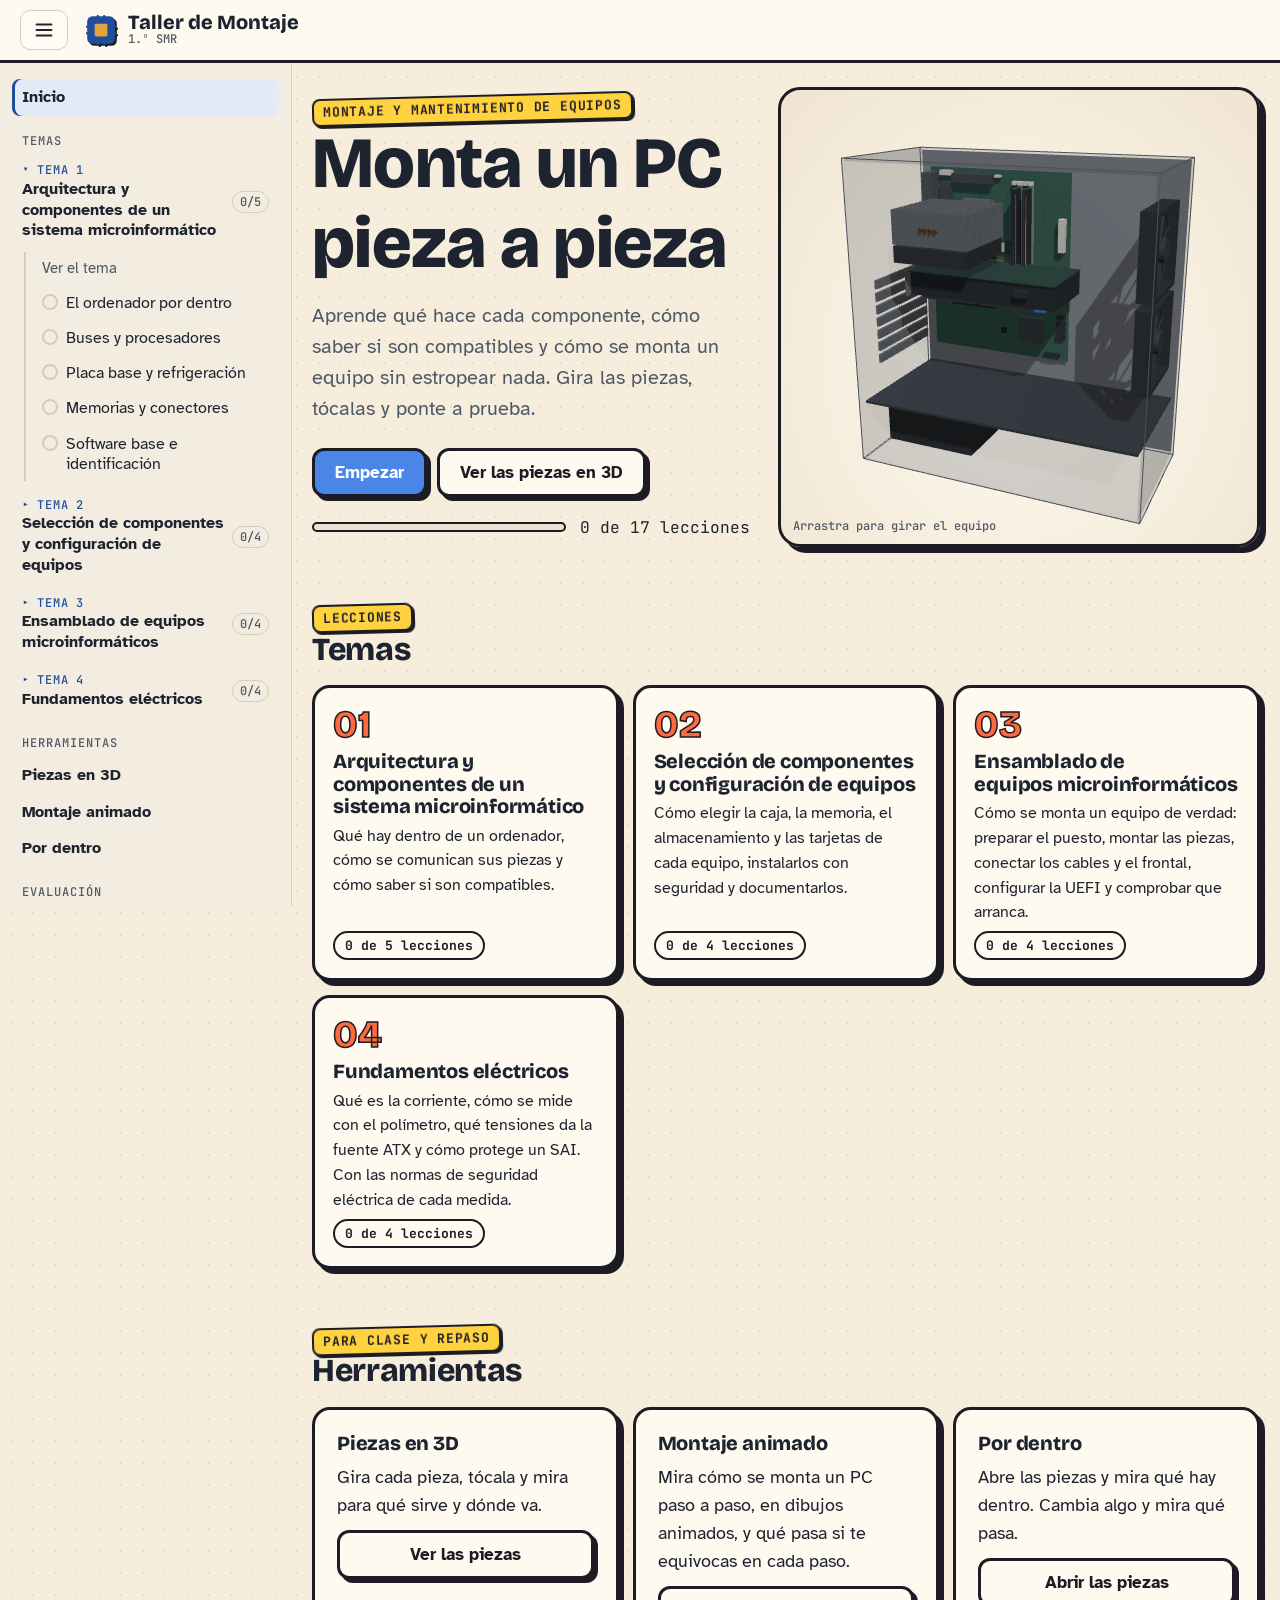
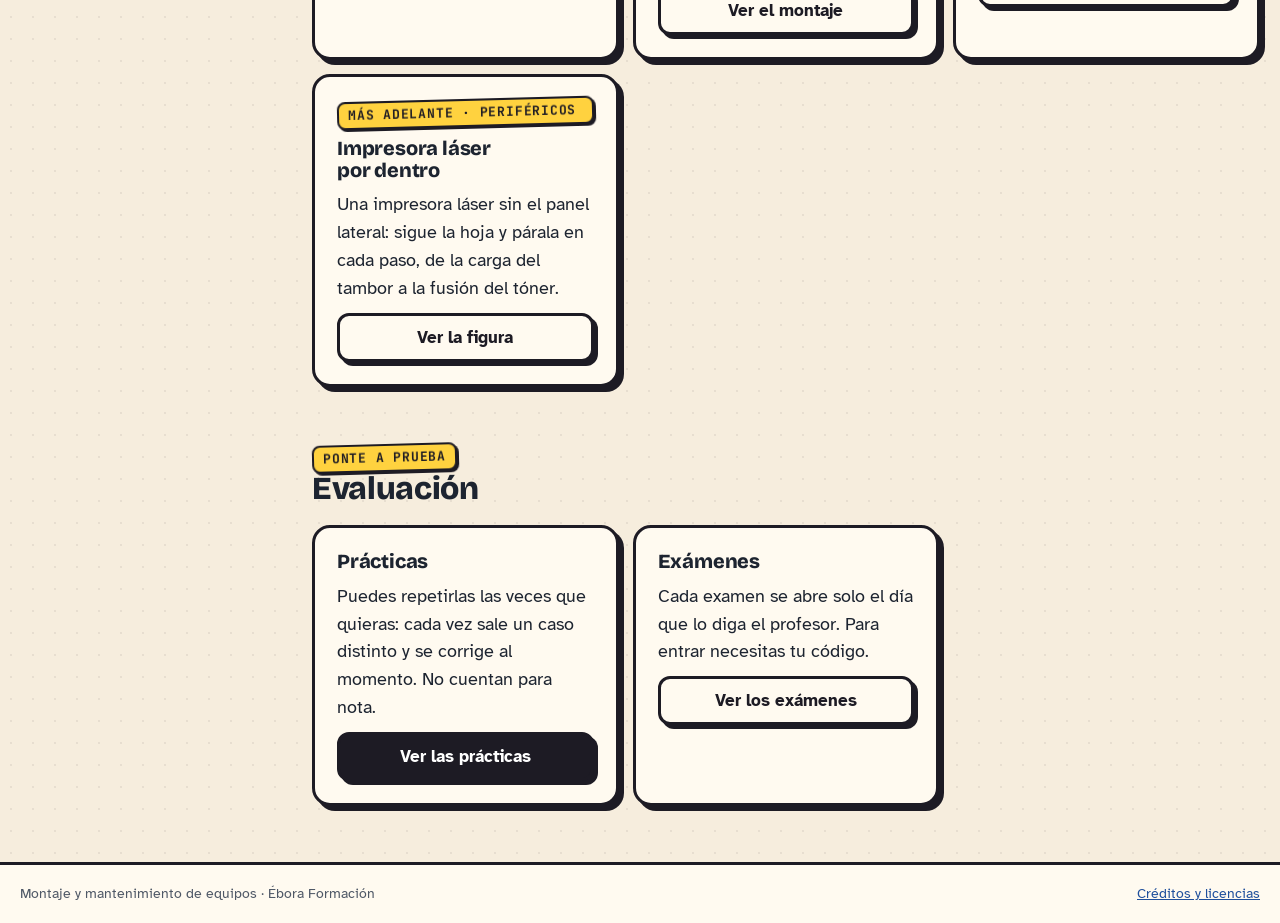
<file: index.html>
<!doctype html>
<html lang="es" data-theme="light">
<head>
  <meta charset="utf-8">
  <meta name="color-scheme" content="light">
  <meta name="viewport" content="width=device-width, initial-scale=1, viewport-fit=cover">
  <title>Taller de Montaje · 1.º SMR</title>
  <meta name="description" content="Lecciones interactivas en 3D de Montaje y mantenimiento de equipos: piezas, compatibilidades y montaje seguro de un PC.">
  <meta name="theme-color" content="#f3ece0">
  <link rel="icon" href="assets/img/icono.svg" type="image/svg+xml">
  <link rel="preconnect" href="https://fonts.googleapis.com">
  <link rel="preconnect" href="https://fonts.gstatic.com" crossorigin>
  <link rel="stylesheet" href="https://fonts.googleapis.com/css2?family=Atkinson+Hyperlegible:ital,wght@0,400;0,700;1,400&family=Bricolage+Grotesque:opsz,wght@12..96,600;12..96,800&family=JetBrains+Mono:wght@500&display=swap">
  <link rel="stylesheet" href="assets/css/app.css">
  <link rel="stylesheet" href="assets/css/animado.css">
  <link rel="stylesheet" href="assets/css/pordentro.css">
  <link rel="stylesheet" href="assets/css/dibujo.css">
  <script type="importmap">
  { "imports": {
      "three": "./assets/vendor/three/three.module.min.js",
      "three/addons/": "./assets/vendor/three/addons/"
  } }
  </script>
</head>
<body>
  <a class="saltar" href="#contenido">Saltar al contenido</a>
  <header class="cabecera">
    <button class="btn-lateral" id="btn-lateral" type="button" aria-controls="lateral" aria-expanded="false" aria-label="Mostrar el menú">
      <svg viewBox="0 0 24 24" aria-hidden="true"><path d="M4 6h16M4 12h16M4 18h16" fill="none" stroke="currentColor" stroke-width="2.4" stroke-linecap="round"/></svg>
      <span>Menú</span>
    </button>
    <a class="marca" href="#/">
      <svg viewBox="0 0 32 32" aria-hidden="true"><rect x="3" y="3" width="26" height="26" rx="5" fill="var(--azul)"/><rect x="10" y="10" width="12" height="12" rx="1.5" fill="var(--ambar)"/><path d="M13 3v4M19 3v4M13 25v4M19 25v4M3 13h4M3 19h4M25 13h4M25 19h4" stroke="var(--azul)" stroke-width="2.4" stroke-linecap="round"/></svg>
      <span><b>Taller de Montaje</b><small>1.º SMR</small></span>
    </a>
  </header>
  <div class="marco">
    <nav class="lateral" id="lateral" aria-label="Temas y secciones" inert></nav>
    <main id="contenido" tabindex="-1">
      <div class="cargando">Cargando…</div>
    </main>
  </div>
  <footer class="pie">
    <span>Montaje y mantenimiento de equipos · Ébora Formación</span>
    <a href="#/creditos">Créditos y licencias</a>
  </footer>
  <noscript><p class="aviso">Esta web necesita JavaScript.</p></noscript>
  <script type="module" src="assets/js/main.js"></script>
</body>
</html>
</file>
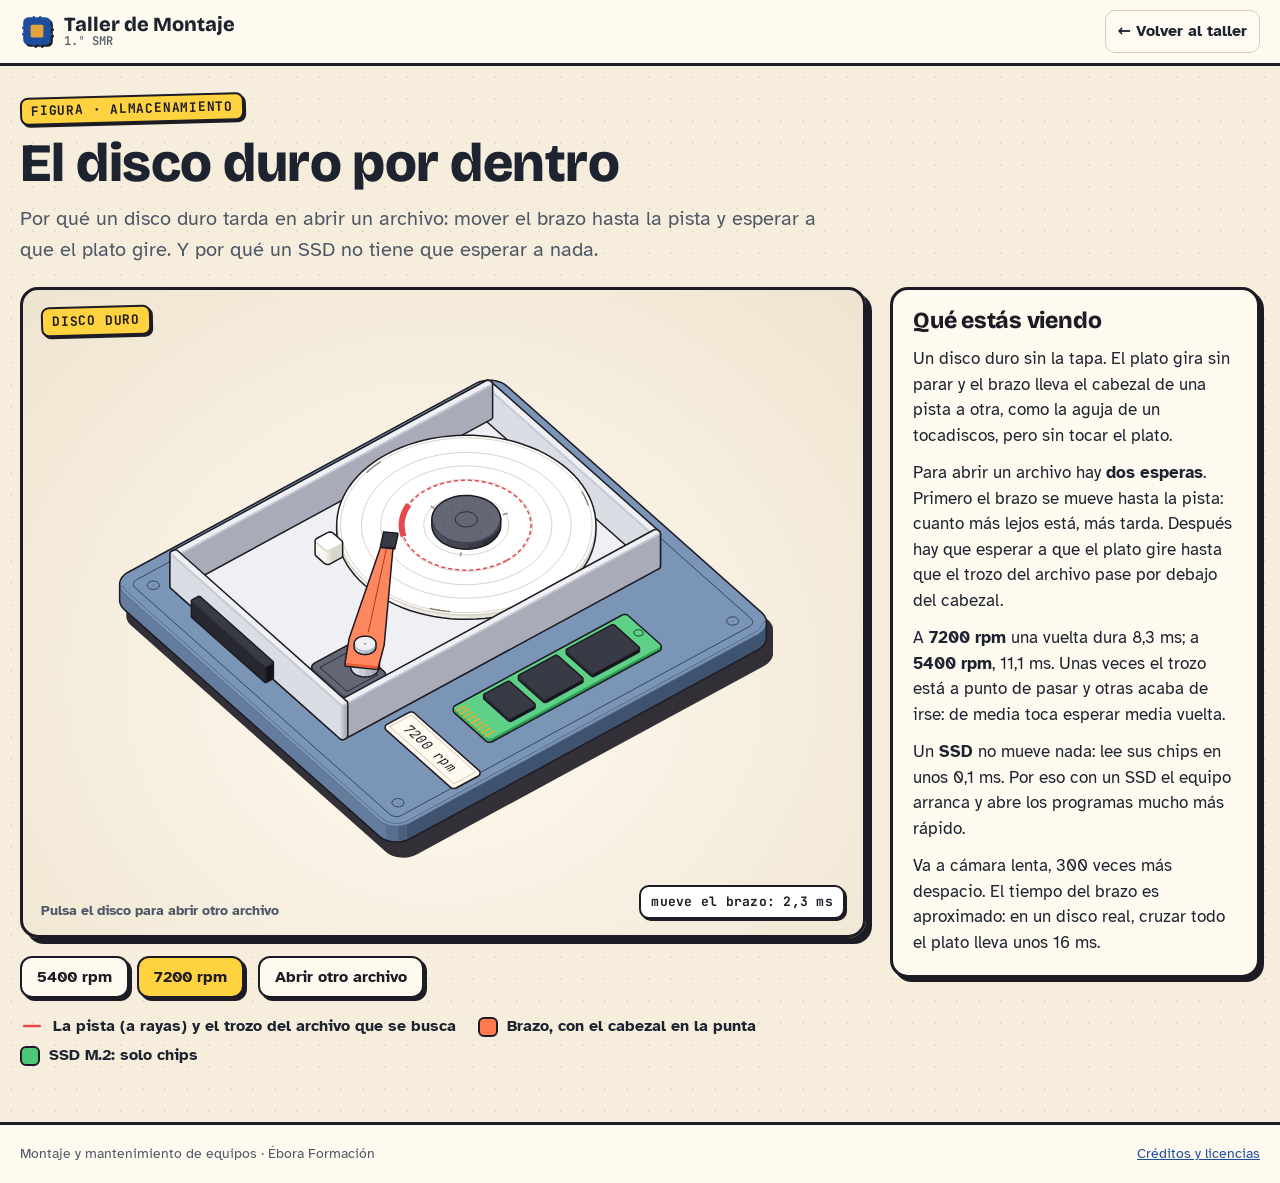
<file: figuras/disco-duro.html>
<!doctype html>
<html lang="es" data-theme="light">
<head>
  <meta charset="utf-8">
  <meta name="color-scheme" content="light">
  <meta name="viewport" content="width=device-width, initial-scale=1, viewport-fit=cover">
  <title>El disco duro por dentro · Taller de Montaje</title>
  <meta name="theme-color" content="#f6eddd">
  <link rel="icon" href="../assets/img/icono.svg" type="image/svg+xml">
  <link rel="preconnect" href="https://fonts.googleapis.com">
  <link rel="preconnect" href="https://fonts.gstatic.com" crossorigin>
  <link rel="stylesheet" href="https://fonts.googleapis.com/css2?family=Atkinson+Hyperlegible:ital,wght@0,400;0,700;1,400&family=Bricolage+Grotesque:opsz,wght@12..96,600;12..96,800&family=JetBrains+Mono:wght@500&display=swap">
  <style>
.iso{
  --anatomy-page:#0b0b0b;--anatomy-card:#131313;--anatomy-text:#a3a3a3;--anatomy-strong:#e6e6e6;--anatomy-muted:#6e6e6e;
  --anatomy-paper:#131313;--anatomy-face:#1b1b1b;--anatomy-top:#1c1c1c;
  --anatomy-shade-0:#0f0f0f;--anatomy-shade-1:#121212;--anatomy-shade-2:#151515;--anatomy-shade-3:#181818;
  --anatomy-lit-top:#262626;--anatomy-lit-shade:#1d1d1d;
  --anatomy-hi:#d4d4d4;--anatomy-mid:#6a6a6a;--anatomy-lo:#3e3e3e;--anatomy-faint:#2a2a2a;--anatomy-lit:#ffffff;
  --anatomy-halo:#050505;--anatomy-halo-opacity:.9;--anatomy-dot:#e6e6e6;
  --anatomy-red:#ff6b6b;--anatomy-green:#6be0a0;--anatomy-blue:#6b9bff;
  --anatomy-weight:.6px;--anatomy-ease:cubic-bezier(.32,.72,0,1);
  --anatomy-mono:ui-monospace,"SF Mono",Menlo,Consolas,monospace;
  --anatomy-lift:inset 0 1px 0 0 #ffffff0a,inset 0 0 0 1px #ffffff06,0 0 0 1px #00000026,0 1px 1px -.5px #00000014,0 3px 3px -1.5px #00000014,0 6px 6px -3px #00000014,0 12px 12px -6px #00000014;
}
.iso[data-theme="light"]{
  --anatomy-page:#f2f2ef;--anatomy-card:#fbfbfa;--anatomy-text:#57575a;--anatomy-strong:#18181a;--anatomy-muted:#8c8c90;
  --anatomy-paper:#fbfbfa;--anatomy-face:#ffffff;--anatomy-top:#ffffff;
  --anatomy-shade-0:#dcdcd9;--anatomy-shade-1:#e5e5e2;--anatomy-shade-2:#ededea;--anatomy-shade-3:#f4f4f1;
  --anatomy-lit-top:#ffffff;--anatomy-lit-shade:#eeeeeb;
  --anatomy-hi:#26262a;--anatomy-mid:#8a8a8f;--anatomy-lo:#b4b4b8;--anatomy-faint:#d4d4d6;--anatomy-lit:#000000;
  --anatomy-halo:#8a8a80;--anatomy-halo-opacity:.32;--anatomy-dot:#3a3a3e;
  --anatomy-red:#e5484d;--anatomy-green:#30a46c;--anatomy-blue:#3e63dd;
  --anatomy-lift:inset 0 1px 0 0 #ffffff,0 0 0 1px #0000000f,0 1px 1px -.5px #0000000a,0 3px 3px -1.5px #0000000a,0 6px 6px -3px #0000000a,0 12px 12px -6px #0000000a;
}
.iso-svg{display:block;width:100%;height:auto;overflow:visible}
.iso-svg path,.iso-svg circle{vector-effect:non-scaling-stroke}
.iso-fill{fill:var(--anatomy-paper);stroke:none}
.iso-solid[data-lit]>.iso-fill{fill:var(--anatomy-face)}
.iso-shade,.iso-top{stroke:none}
.iso-shade[data-shade="0"]{fill:var(--anatomy-shade-0)}
.iso-shade[data-shade="1"]{fill:var(--anatomy-shade-1)}
.iso-shade[data-shade="2"]{fill:var(--anatomy-shade-2)}
.iso-shade[data-shade="3"]{fill:var(--anatomy-shade-3)}
.iso-top{fill:var(--anatomy-top)}
.iso-solid[data-lit]>.iso-top{fill:var(--anatomy-lit-top)}
.iso-solid[data-lit]>.iso-shade{fill:var(--anatomy-lit-shade)}
.iso-solid[data-seamless]>.iso-shade,.iso-solid[data-seamless]>.iso-top{stroke-width:.4;stroke-linejoin:round}
.iso-solid[data-seamless]>.iso-shade[data-shade="0"]{stroke:var(--anatomy-shade-0)}
.iso-solid[data-seamless]>.iso-shade[data-shade="1"]{stroke:var(--anatomy-shade-1)}
.iso-solid[data-seamless]>.iso-shade[data-shade="2"]{stroke:var(--anatomy-shade-2)}
.iso-solid[data-seamless]>.iso-shade[data-shade="3"]{stroke:var(--anatomy-shade-3)}
.iso-solid[data-seamless]>.iso-top{stroke:var(--anatomy-top)}
.iso-solid[data-seamless][data-lit]>.iso-top{stroke:var(--anatomy-lit-top)}
.iso-solid[data-seamless][data-lit]>.iso-shade{stroke:var(--anatomy-lit-shade)}
.iso-solid[data-lit]>.iso-edge{stroke:var(--anatomy-lit)}
.iso-halo{fill:var(--anatomy-halo);stroke:none;filter:blur(9px);opacity:var(--anatomy-halo-opacity);transform:translateY(3px)}
.iso-line{fill:none;stroke:var(--anatomy-lo);stroke-width:var(--anatomy-weight);stroke-linecap:round;stroke-linejoin:round}
.iso-line[data-tone="hi"]{stroke:var(--anatomy-hi)}
.iso-line[data-tone="mid"]{stroke:var(--anatomy-mid)}
.iso-line[data-tone="lo"]{stroke:var(--anatomy-lo)}
.iso-line[data-tone="faint"]{stroke:var(--anatomy-faint)}
.iso-line[data-tone="lit"]{stroke:var(--anatomy-lit)}
.iso-line[data-tone="red"]{stroke:var(--anatomy-red)}
.iso-line[data-tone="green"]{stroke:var(--anatomy-green)}
.iso-line[data-tone="blue"]{stroke:var(--anatomy-blue)}
.iso-line[data-dotted]{stroke-dasharray:.01 3.5;stroke-width:1}
.iso-line[data-dashed]{stroke-dasharray:3 3}
.iso-line[data-flow]{stroke-dasharray:2 6}
.iso-wire-end{fill:var(--anatomy-paper);stroke:var(--anatomy-lo);stroke-width:var(--anatomy-weight)}
.iso-wire[data-tone="hi"] .iso-wire-end{stroke:var(--anatomy-hi)}
.iso-wire[data-tone="mid"] .iso-wire-end{stroke:var(--anatomy-mid)}
.iso-wire[data-tone="faint"] .iso-wire-end{stroke:var(--anatomy-faint)}
.iso-wire[data-tone="lit"] .iso-wire-end{stroke:var(--anatomy-lit)}
.iso-dots circle{fill:var(--anatomy-dot);stroke:none;opacity:.32}
.iso-dots[data-tone="hi"] circle{opacity:.85}
.iso-dots[data-tone="mid"] circle{opacity:.45}
.iso-dots[data-tone="lo"] circle{opacity:.22}
.iso-dots[data-tone="faint"] circle{opacity:.12}
.iso-face-text{fill:var(--anatomy-mid);font-family:var(--anatomy-mono);letter-spacing:.04em}
.iso-face-text[data-tone="hi"]{fill:var(--anatomy-hi)}
.iso-face-text[data-tone="lo"]{fill:var(--anatomy-lo)}
.iso-face-text[data-tone="faint"]{fill:var(--anatomy-faint)}
.tb-body{fill:var(--anatomy-shade-2);stroke:none}
.tb-shine{fill:var(--anatomy-top);stroke:none}
.tb-shade{fill:var(--anatomy-shade-0);stroke:none}
.tb-ring{fill:none;stroke:var(--anatomy-lo);stroke-width:.45;stroke-linecap:butt;stroke-linejoin:round}
.tb-ring[data-tone="mid"]{stroke:var(--anatomy-mid)}
.tb-ring[data-tone="faint"]{stroke:var(--anatomy-faint)}
.tb-ring[data-tone="hi"]{stroke:var(--anatomy-hi)}
@keyframes iso-flow{to{stroke-dashoffset:-32}}
@keyframes iso-pulse{0%,100%{opacity:.18}12%{opacity:1}40%{opacity:.18}}
.iso-line[data-flow]{animation:iso-flow 1600ms linear infinite}
.iso-dots circle[data-pulse]{animation:iso-pulse 1600ms steps(1,end) infinite;animation-delay:var(--pulse-at,0ms)}
.iso-figure{margin:32px 0 36px}
.iso-plate{position:relative;padding:52px 24px;border-radius:0;background:var(--anatomy-card);box-shadow:0 0 0 1px var(--anatomy-mid);--anatomy-paper:var(--anatomy-card)}
.iso-plate-corners{position:absolute;inset:18px 20px;pointer-events:none}
.iso-plate-corner{position:absolute;color:var(--anatomy-muted);font-family:var(--anatomy-mono);font-size:10.5px;line-height:1;letter-spacing:.04em;white-space:nowrap}
.iso-plate-corner[data-corner="fig"]{top:0;left:0;color:var(--anatomy-text)}
.iso-plate-corner[data-corner="title"]{top:0;right:0;text-transform:uppercase;letter-spacing:.1em}
.iso-plate-corner[data-corner="hint"]{bottom:0;left:0;text-transform:uppercase;letter-spacing:.1em}
.iso-plate-corner[data-corner="readout"]{right:0;bottom:0;color:var(--anatomy-text);font-variant-numeric:tabular-nums}
.iso-plate .iso-svg{margin:0 auto}
.iso-legend{display:grid;gap:8px;margin-top:12px;color:var(--anatomy-muted);font-size:13px;line-height:1.55}
.iso-keys{display:flex;flex-wrap:wrap;gap:6px 18px}
.iso-key{display:inline-flex;align-items:center;gap:7px}
.iso-swatch{width:16px;height:10px;flex:none;overflow:visible}
.iso-swatch path{fill:none;stroke:var(--anatomy-hi);stroke-width:1;vector-effect:non-scaling-stroke;stroke-linejoin:round;stroke-linecap:round}
.iso-swatch[data-mark="raised"] path,.iso-swatch[data-mark="flat"] path{stroke:var(--anatomy-mid)}
.iso-swatch[data-mark="lit"] path{stroke:var(--anatomy-lit)}
.iso-swatch[data-mark="dim"] path{stroke:var(--anatomy-lo)}
.iso-swatch[data-mark="dotted"] path{stroke-dasharray:.01 3;stroke-width:1.4}
.iso-swatch[data-mark="dashed"] path{stroke-dasharray:3 2.5}
.iso-swatch[data-mark="red"] path{stroke:var(--anatomy-red)}
.iso-swatch[data-mark="green"] path{stroke:var(--anatomy-green)}
.iso-swatch[data-mark="blue"] path{stroke:var(--anatomy-blue)}
.iso-swatch-crease{stroke:var(--anatomy-lo)!important}
@media (max-width:560px){.iso-plate{padding:48px 12px 70px}.iso-plate-corner[data-corner="hint"]{bottom:18px}}
@media (prefers-reduced-motion:reduce){.iso-line[data-flow],.iso-dots circle[data-pulse]{animation:none}}

.iso-line.dd-pista{stroke:#e5484d;stroke-width:1.5px;stroke-dasharray:3 4}
.iso-line.dd-trozo{stroke:#e5484d;stroke-width:6px;stroke-linecap:butt}
.iso-line.dd-trozo[data-lee]{stroke:#3fbf6a}
.iso-line.dd-gira{stroke:#8d8576;stroke-width:1.4px}
.iso-line.dd-oro{stroke:#e0b02a;stroke-width:1.6px}
.dd-chip .iso-top{transition:fill .12s}
#dd-chips[data-lee] .dd-chip .iso-top{fill:#3fbf6a}
.iso-stage{outline:none;touch-action:manipulation;cursor:pointer}
</style>
  <link rel="stylesheet" href="../assets/css/app.css">
  <link rel="stylesheet" href="../assets/css/dibujo.css">
  <link rel="stylesheet" href="../assets/css/figura.css">
</head>
<body>
  <a class="saltar" href="#contenido">Saltar al contenido</a>
  <header class="cabecera">
    <a class="marca" href="../index.html#/">
      <svg viewBox="0 0 32 32" aria-hidden="true"><rect x="3" y="3" width="26" height="26" rx="5" fill="var(--azul)"/><rect x="10" y="10" width="12" height="12" rx="1.5" fill="var(--ambar)"/><path d="M13 3v4M19 3v4M13 25v4M19 25v4M3 13h4M3 19h4M25 13h4M25 19h4" stroke="var(--azul)" stroke-width="2.4" stroke-linecap="round"/></svg>
      <span><b>Taller de Montaje</b><small>1.º SMR</small></span>
    </a>
    <a class="btn-lateral btn-volver" href="../index.html#/">← Volver al taller</a>
  </header>
  <main id="contenido" tabindex="-1">
    <div class="fig iso" data-theme="light">
      <div class="fig-cab">
        <span class="etiqueta">Figura · Almacenamiento</span>
        <h1>El disco duro por dentro</h1>
        <p class="lead">Por qué un disco duro tarda en abrir un archivo: mover el brazo hasta la pista y esperar a que el plato gire. Y por qué un SSD no tiene que esperar a nada.</p>
      </div>
      <figure class="iso-figure"><div class="iso-plate"><div class="iso-plate-corners" aria-hidden="true"><span class="iso-plate-corner" data-corner="fig">Fig 2</span><span class="iso-plate-corner" data-corner="title">Disco duro</span><span class="iso-plate-corner" data-corner="hint">Pulsa el disco para abrir otro archivo</span><span class="iso-plate-corner" data-corner="readout" data-readout></span></div><div class="iso-stage" tabindex="0" role="group" aria-label="Disco duro: pulsa Espacio para abrir otro archivo y R para cambiar la velocidad de giro"><svg xmlns="http://www.w3.org/2000/svg" class="iso-svg" viewBox="0 0 720 470" role="img" aria-label="Disco duro sin la tapa, visto desde arriba. El plato gira y el brazo lleva el cabezal hasta una pista marcada en rojo; después espera a que el trozo del archivo, también en rojo, pase por debajo. Al lado hay un SSD M.2, que no tiene piezas móviles."><g class="m-pizarra"><path class="iso-halo" d="M67.5 211.1L67.6 208.4L68.5 205.7L70.1 203.3L72.3 201L75.2 199.2L389.8 28.4L393.1 26.9L396.8 26L400.6 25.5L404.5 25.6L408.3 26.2L411.9 27.3L415.1 28.8L417.8 30.8L648.3 235.7L650.4 238L651.8 240.5L652.5 243.2L652.5 264.7L652.4 267.5L651.5 270.1L649.9 272.6L647.7 274.8L644.8 276.7L330.2 447.5L326.9 448.9L323.2 449.9L319.4 450.4L315.5 450.3L311.7 449.7L308.1 448.6L304.9 447L302.2 445.1L71.7 240.2L69.6 237.9L68.2 235.3L67.5 232.7Z"/><g class="m-grafito"><g class="iso-solid"><path class="iso-fill" d="M379.5 82.8L379.9 80.1L381.3 77.5L383.4 75.2L386.2 73.3L389.5 71.9L393.2 71L397.1 70.7L401 71.1L404.7 72L408 73.5L410.7 75.4L412.7 77.7L414 80.3L414.4 83L414.4 90.2L413.9 92.9L412.6 95.4L410.5 97.7L407.7 99.6L404.4 101L400.6 101.9L396.8 102.2L392.9 101.9L389.2 100.9L385.9 99.5L383.2 97.5L381.1 95.2L379.9 92.6L379.5 89.9Z"/><path class="iso-shade" data-shade="0" d="M407.7 99.6L404.4 101L404.4 93.9L407.7 92.4ZM414.4 90.2L413.9 92.9L413.9 85.7L414.4 83ZM413.9 92.9L412.6 95.4L412.6 88.3L413.9 85.7ZM412.6 95.4L410.5 97.7L410.5 90.5L412.6 88.3ZM410.5 97.7L407.7 99.6L407.7 92.4L410.5 90.5Z"/><path class="iso-shade" data-shade="1" d="M404.4 101L400.6 101.9L400.6 94.7L404.4 93.9ZM400.6 101.9L396.8 102.2L396.8 95L400.6 94.7Z"/><path class="iso-shade" data-shade="2" d="M396.8 102.2L392.9 101.9L392.9 94.7L396.8 95ZM392.9 101.9L389.2 100.9L389.2 93.8L392.9 94.7Z"/><path class="iso-shade" data-shade="3" d="M389.2 100.9L385.9 99.5L385.9 92.3L389.2 93.8ZM385.9 99.5L383.2 97.5L383.2 90.4L385.9 92.3ZM383.2 97.5L381.1 95.2L381.1 88L383.2 90.4ZM381.1 95.2L379.9 92.6L379.9 85.5L381.1 88ZM379.9 92.6L379.5 89.9L379.5 82.8L379.9 85.5Z"/><path class="iso-top" d="M407.7 92.4L404.4 93.9L400.6 94.7L396.8 95L392.9 94.7L389.2 93.8L385.9 92.3L383.2 90.4L381.1 88L379.9 85.5L379.5 82.8L379.9 80.1L381.3 77.5L383.4 75.2L386.2 73.3L389.5 71.9L393.2 71L397.1 70.7L401 71.1L404.7 72L408 73.5L410.7 75.4L412.7 77.7L414 80.3L414.4 83L413.9 85.7L412.6 88.3L410.5 90.5Z"/><path class="iso-line iso-crease" data-tone="faint" d="M414.4 83L413.9 85.7L412.6 88.3L410.5 90.5L407.7 92.4L404.4 93.9L400.6 94.7L396.8 95L392.9 94.7L389.2 93.8L385.9 92.3L383.2 90.4L381.1 88L379.9 85.5L379.5 82.8"/><path class="iso-line iso-edge" data-tone="hi" d="M379.5 82.8L379.9 80.1L381.3 77.5L383.4 75.2L386.2 73.3L389.5 71.9L393.2 71L397.1 70.7L401 71.1L404.7 72L408 73.5L410.7 75.4L412.7 77.7L414 80.3L414.4 83M414.4 90.2L413.9 92.9L412.6 95.4L410.5 97.7L407.7 99.6L404.4 101L400.6 101.9L396.8 102.2L392.9 101.9L389.2 100.9L385.9 99.5L383.2 97.5L381.1 95.2L379.9 92.6L379.5 89.9M379.5 82.8L379.5 89.9M414.4 83L414.4 90.2"/></g></g><g class="m-grafito"><g class="iso-solid"><path class="iso-fill" d="M112 227.9L112.5 225.2L113.8 222.7L115.9 220.4L118.7 218.5L122.1 217L125.8 216.2L129.7 215.9L133.5 216.2L137.2 217.2L140.5 218.6L143.3 220.6L145.3 222.9L146.6 225.4L147 228.2L147 235.3L146.5 238L145.1 240.6L143 242.9L140.2 244.8L136.9 246.2L133.2 247.1L129.3 247.3L125.4 247L121.7 246.1L118.5 244.6L115.7 242.7L113.7 240.4L112.4 237.8L112 235.1Z"/><path class="iso-shade" data-shade="0" d="M140.2 244.8L136.9 246.2L136.9 239L140.2 237.6ZM147 235.3L146.5 238L146.5 230.8L147 228.2ZM146.5 238L145.1 240.6L145.1 233.4L146.5 230.8ZM145.1 240.6L143 242.9L143 235.7L145.1 233.4ZM143 242.9L140.2 244.8L140.2 237.6L143 235.7Z"/><path class="iso-shade" data-shade="1" d="M136.9 246.2L133.2 247.1L133.2 239.9L136.9 239ZM133.2 247.1L129.3 247.3L129.3 240.2L133.2 239.9Z"/><path class="iso-shade" data-shade="2" d="M129.3 247.3L125.4 247L125.4 239.8L129.3 240.2ZM125.4 247L121.7 246.1L121.7 238.9L125.4 239.8Z"/><path class="iso-shade" data-shade="3" d="M121.7 246.1L118.5 244.6L118.5 237.4L121.7 238.9ZM118.5 244.6L115.7 242.7L115.7 235.5L118.5 237.4ZM115.7 242.7L113.7 240.4L113.7 233.2L115.7 235.5ZM113.7 240.4L112.4 237.8L112.4 230.6L113.7 233.2ZM112.4 237.8L112 235.1L112 227.9L112.4 230.6Z"/><path class="iso-top" d="M140.2 237.6L136.9 239L133.2 239.9L129.3 240.2L125.4 239.8L121.7 238.9L118.5 237.4L115.7 235.5L113.7 233.2L112.4 230.6L112 227.9L112.5 225.2L113.8 222.7L115.9 220.4L118.7 218.5L122.1 217L125.8 216.2L129.7 215.9L133.5 216.2L137.2 217.2L140.5 218.6L143.3 220.6L145.3 222.9L146.6 225.4L147 228.2L146.5 230.8L145.1 233.4L143 235.7Z"/><path class="iso-line iso-crease" data-tone="faint" d="M147 228.2L146.5 230.8L145.1 233.4L143 235.7L140.2 237.6L136.9 239L133.2 239.9L129.3 240.2L125.4 239.8L121.7 238.9L118.5 237.4L115.7 235.5L113.7 233.2L112.4 230.6L112 227.9"/><path class="iso-line iso-edge" data-tone="hi" d="M112 227.9L112.5 225.2L113.8 222.7L115.9 220.4L118.7 218.5L122.1 217L125.8 216.2L129.7 215.9L133.5 216.2L137.2 217.2L140.5 218.6L143.3 220.6L145.3 222.9L146.6 225.4L147 228.2M147 235.3L146.5 238L145.1 240.6L143 242.9L140.2 244.8L136.9 246.2L133.2 247.1L129.3 247.3L125.4 247L121.7 246.1L118.5 244.6L115.7 242.7L113.7 240.4L112.4 237.8L112 235.1M112 227.9L112 235.1M147 228.2L147 235.3"/></g></g><g class="m-grafito"><g class="iso-solid"><path class="iso-fill" d="M573 254.9L573.5 252.2L574.9 249.6L577 247.3L579.8 245.4L583.1 244L586.8 243.1L590.7 242.9L594.6 243.2L598.3 244.1L601.5 245.6L604.3 247.5L606.3 249.8L607.6 252.4L608 255.1L608 262.3L607.5 265L606.2 267.6L604.1 269.8L601.3 271.7L597.9 273.2L594.2 274L590.3 274.3L586.5 274L582.8 273.1L579.5 271.6L576.7 269.7L574.7 267.3L573.4 264.8L573 262.1Z"/><path class="iso-shade" data-shade="0" d="M601.3 271.7L597.9 273.2L597.9 266L601.3 264.6ZM608 262.3L607.5 265L607.5 257.8L608 255.1ZM607.5 265L606.2 267.6L606.2 260.4L607.5 257.8ZM606.2 267.6L604.1 269.8L604.1 262.7L606.2 260.4ZM604.1 269.8L601.3 271.7L601.3 264.6L604.1 262.7Z"/><path class="iso-shade" data-shade="1" d="M597.9 273.2L594.2 274L594.2 266.9L597.9 266ZM594.2 274L590.3 274.3L590.3 267.1L594.2 266.9Z"/><path class="iso-shade" data-shade="2" d="M590.3 274.3L586.5 274L586.5 266.8L590.3 267.1ZM586.5 274L582.8 273.1L582.8 265.9L586.5 266.8Z"/><path class="iso-shade" data-shade="3" d="M582.8 273.1L579.5 271.6L579.5 264.4L582.8 265.9ZM579.5 271.6L576.7 269.7L576.7 262.5L579.5 264.4ZM576.7 269.7L574.7 267.3L574.7 260.2L576.7 262.5ZM574.7 267.3L573.4 264.8L573.4 257.6L574.7 260.2ZM573.4 264.8L573 262.1L573 254.9L573.4 257.6Z"/><path class="iso-top" d="M601.3 264.6L597.9 266L594.2 266.9L590.3 267.1L586.5 266.8L582.8 265.9L579.5 264.4L576.7 262.5L574.7 260.2L573.4 257.6L573 254.9L573.5 252.2L574.9 249.6L577 247.3L579.8 245.4L583.1 244L586.8 243.1L590.7 242.9L594.6 243.2L598.3 244.1L601.5 245.6L604.3 247.5L606.3 249.8L607.6 252.4L608 255.1L607.5 257.8L606.2 260.4L604.1 262.7Z"/><path class="iso-line iso-crease" data-tone="faint" d="M608 255.1L607.5 257.8L606.2 260.4L604.1 262.7L601.3 264.6L597.9 266L594.2 266.9L590.3 267.1L586.5 266.8L582.8 265.9L579.5 264.4L576.7 262.5L574.7 260.2L573.4 257.6L573 254.9"/><path class="iso-line iso-edge" data-tone="hi" d="M573 254.9L573.5 252.2L574.9 249.6L577 247.3L579.8 245.4L583.1 244L586.8 243.1L590.7 242.9L594.6 243.2L598.3 244.1L601.5 245.6L604.3 247.5L606.3 249.8L607.6 252.4L608 255.1M608 262.3L607.5 265L606.2 267.6L604.1 269.8L601.3 271.7L597.9 273.2L594.2 274L590.3 274.3L586.5 274L582.8 273.1L579.5 271.6L576.7 269.7L574.7 267.3L573.4 264.8L573 262.1M573 254.9L573 262.1M608 255.1L608 262.3"/></g></g><g class="m-grafito"><g class="iso-solid"><path class="iso-fill" d="M305.6 400L306.1 397.3L307.4 394.8L309.5 392.5L312.3 390.6L315.6 389.2L319.4 388.3L323.2 388L327.1 388.4L330.8 389.3L334.1 390.7L336.8 392.7L338.9 395L340.1 397.6L340.5 400.3L340.5 407.5L340.1 410.2L338.7 412.7L336.6 415L333.8 416.9L330.5 418.3L326.8 419.2L322.9 419.5L319 419.1L315.3 418.2L312 416.7L309.3 414.8L307.3 412.5L306 409.9L305.6 407.2Z"/><path class="iso-shade" data-shade="0" d="M333.8 416.9L330.5 418.3L330.5 411.1L333.8 409.7ZM340.5 407.5L340.1 410.2L340.1 403L340.5 400.3ZM340.1 410.2L338.7 412.7L338.7 405.5L340.1 403ZM338.7 412.7L336.6 415L336.6 407.8L338.7 405.5ZM336.6 415L333.8 416.9L333.8 409.7L336.6 407.8Z"/><path class="iso-shade" data-shade="1" d="M330.5 418.3L326.8 419.2L326.8 412L330.5 411.1ZM326.8 419.2L322.9 419.5L322.9 412.3L326.8 412Z"/><path class="iso-shade" data-shade="2" d="M322.9 419.5L319 419.1L319 412L322.9 412.3ZM319 419.1L315.3 418.2L315.3 411L319 412Z"/><path class="iso-shade" data-shade="3" d="M315.3 418.2L312 416.7L312 409.6L315.3 411ZM312 416.7L309.3 414.8L309.3 407.6L312 409.6ZM309.3 414.8L307.3 412.5L307.3 405.3L309.3 407.6ZM307.3 412.5L306 409.9L306 402.7L307.3 405.3ZM306 409.9L305.6 407.2L305.6 400L306 402.7Z"/><path class="iso-top" d="M333.8 409.7L330.5 411.1L326.8 412L322.9 412.3L319 412L315.3 411L312 409.6L309.3 407.6L307.3 405.3L306 402.7L305.6 400L306.1 397.3L307.4 394.8L309.5 392.5L312.3 390.6L315.6 389.2L319.4 388.3L323.2 388L327.1 388.4L330.8 389.3L334.1 390.7L336.8 392.7L338.9 395L340.1 397.6L340.5 400.3L340.1 403L338.7 405.5L336.6 407.8Z"/><path class="iso-line iso-crease" data-tone="faint" d="M340.5 400.3L340.1 403L338.7 405.5L336.6 407.8L333.8 409.7L330.5 411.1L326.8 412L322.9 412.3L319 412L315.3 411L312 409.6L309.3 407.6L307.3 405.3L306 402.7L305.6 400"/><path class="iso-line iso-edge" data-tone="hi" d="M305.6 400L306.1 397.3L307.4 394.8L309.5 392.5L312.3 390.6L315.6 389.2L319.4 388.3L323.2 388L327.1 388.4L330.8 389.3L334.1 390.7L336.8 392.7L338.9 395L340.1 397.6L340.5 400.3M340.5 407.5L340.1 410.2L338.7 412.7L336.6 415L333.8 416.9L330.5 418.3L326.8 419.2L322.9 419.5L319 419.1L315.3 418.2L312 416.7L309.3 414.8L307.3 412.5L306 409.9L305.6 407.2M305.6 400L305.6 407.2M340.5 400.3L340.5 407.5"/></g></g><g class="iso-solid"><path class="iso-fill" d="M67.5 211.1L67.6 208.4L68.5 205.7L70.1 203.3L72.3 201L75.2 199.2L389.8 28.4L393.1 26.9L396.8 26L400.6 25.5L404.5 25.6L408.3 26.2L411.9 27.3L415.1 28.8L417.8 30.8L648.3 235.7L650.4 238L651.8 240.5L652.5 243.2L652.5 257.6L652.4 260.3L651.5 262.9L649.9 265.4L647.7 267.6L644.8 269.5L330.2 440.3L326.9 441.7L323.2 442.7L319.4 443.2L315.5 443.1L311.7 442.5L308.1 441.4L304.9 439.9L302.2 437.9L71.7 233L69.6 230.7L68.2 228.2L67.5 225.5Z"/><path class="iso-shade" data-shade="0" d="M652.5 257.6L652.4 260.3L652.4 245.9L652.5 243.2ZM652.4 260.3L651.5 262.9L651.5 248.6L652.4 245.9ZM651.5 262.9L649.9 265.4L649.9 251.1L651.5 248.6ZM649.9 265.4L647.7 267.6L647.7 253.3L649.9 251.1ZM647.7 267.6L644.8 269.5L644.8 255.2L647.7 253.3ZM644.8 269.5L330.2 440.3L330.2 425.9L644.8 255.2ZM330.2 440.3L326.9 441.7L326.9 427.4L330.2 425.9Z"/><path class="iso-shade" data-shade="1" d="M326.9 441.7L323.2 442.7L323.2 428.4L326.9 427.4ZM323.2 442.7L319.4 443.2L319.4 428.8L323.2 428.4Z"/><path class="iso-shade" data-shade="2" d="M319.4 443.2L315.5 443.1L315.5 428.8L319.4 428.8ZM315.5 443.1L311.7 442.5L311.7 428.2L315.5 428.8ZM311.7 442.5L308.1 441.4L308.1 427.1L311.7 428.2Z"/><path class="iso-shade" data-shade="3" d="M308.1 441.4L304.9 439.9L304.9 425.5L308.1 427.1ZM304.9 439.9L302.2 437.9L302.2 423.5L304.9 425.5ZM302.2 437.9L71.7 233L71.7 218.6L302.2 423.5ZM71.7 233L69.6 230.7L69.6 216.3L71.7 218.6ZM69.6 230.7L68.2 228.2L68.2 213.8L69.6 216.3ZM68.2 228.2L67.5 225.5L67.5 211.1L68.2 213.8Z"/><path class="iso-top" d="M648.3 235.7L650.4 238L651.8 240.5L652.5 243.2L652.4 245.9L651.5 248.6L649.9 251.1L647.7 253.3L644.8 255.2L330.2 425.9L326.9 427.4L323.2 428.4L319.4 428.8L315.5 428.8L311.7 428.2L308.1 427.1L304.9 425.5L302.2 423.5L71.7 218.6L69.6 216.3L68.2 213.8L67.5 211.1L67.6 208.4L68.5 205.7L70.1 203.3L72.3 201L75.2 199.2L389.8 28.4L393.1 26.9L396.8 26L400.6 25.5L404.5 25.6L408.3 26.2L411.9 27.3L415.1 28.8L417.8 30.8Z"/><path class="iso-line iso-crease" data-tone="faint" d="M652.5 243.2L652.4 245.9L651.5 248.6L649.9 251.1L647.7 253.3L644.8 255.2L330.2 425.9L326.9 427.4L323.2 428.4L319.4 428.8L315.5 428.8L311.7 428.2L308.1 427.1L304.9 425.5L302.2 423.5L71.7 218.6L69.6 216.3L68.2 213.8L67.5 211.1"/><path class="iso-line iso-bevel" data-tone="faint" d="M652.5 243.2L648.9 245.6L648.2 247.8L646.9 249.9L645 251.7L642.6 253.3L328.2 423.9L325.3 425.2L322.3 426L319.1 426.4L315.9 426.3L312.8 425.9L309.8 424.9L307.2 423.7L304.8 421.9L74.6 217.2L72.7 215.2L71.6 213.1L67.5 211.1"/><path class="iso-line iso-edge" data-tone="hi" d="M67.5 211.1L67.6 208.4L68.5 205.7L70.1 203.3L72.3 201L75.2 199.2L389.8 28.4L393.1 26.9L396.8 26L400.6 25.5L404.5 25.6L408.3 26.2L411.9 27.3L415.1 28.8L417.8 30.8L648.3 235.7L650.4 238L651.8 240.5L652.5 243.2M652.5 257.6L652.4 260.3L651.5 262.9L649.9 265.4L647.7 267.6L644.8 269.5L330.2 440.3L326.9 441.7L323.2 442.7L319.4 443.2L315.5 443.1L311.7 442.5L308.1 441.4L304.9 439.9L302.2 437.9L71.7 233L69.6 230.7L68.2 228.2L67.5 225.5M652.5 243.2L652.5 257.6M67.5 211.1L67.5 225.5"/></g><path class="iso-line" data-tone="lo" d="M638.4 241L639.2 241.9L639.8 242.8L640 243.8L640 244.9L639.7 245.9L639.1 246.8L638.2 247.6L637.2 248.3L322.5 419.1L321.3 419.6L319.9 420L318.5 420.2L317 420.2L315.6 419.9L314.2 419.5L313 418.9L312 418.2L81.6 213.3L80.8 212.4L80.2 211.5L80 210.5L80 209.5L80.3 208.5L80.9 207.5L81.8 206.7L82.8 206L397.5 35.2L398.7 34.7L400.1 34.3L401.5 34.1L403 34.2L404.4 34.4L405.8 34.8L407 35.4L408 36.1Z"/><path class="iso-line" data-tone="lo" d="M404.2 49.6L402.3 50.3L400.1 50.4L398.1 49.9L396.5 49L395.5 47.6L395.4 46.2L396 44.7L397.4 43.6L399.3 42.9L401.5 42.8L403.5 43.3L405.1 44.3L406.1 45.6L406.2 47.1L405.6 48.5ZM625.4 246.3L623.5 247L621.4 247.1L619.3 246.7L617.7 245.7L616.8 244.4L616.6 242.9L617.3 241.5L618.7 240.3L620.6 239.7L622.7 239.5L624.7 240L626.4 241L627.3 242.3L627.5 243.8L626.8 245.2ZM101.3 214L99.4 214.7L97.3 214.8L95.3 214.3L93.6 213.3L92.7 212L92.5 210.5L93.2 209.1L94.6 208L96.5 207.3L98.6 207.2L100.7 207.7L102.3 208.6L103.2 210L103.4 211.4L102.7 212.9ZM322.6 410.7L320.7 411.4L318.5 411.5L316.5 411L314.9 410L313.9 408.7L313.8 407.2L314.4 405.8L315.8 404.7L317.7 404L319.9 403.9L321.9 404.4L323.5 405.3L324.5 406.7L324.6 408.2L324 409.6Z"/><g class="iso-dots" data-tone="mid"><circle cx="400.8" cy="46.6" r="0.5"/><circle cx="622" cy="243.3" r="0.5"/><circle cx="98" cy="211" r="0.5"/><circle cx="319.2" cy="407.7" r="0.5"/></g></g><g class="m-crema"><g class="iso-solid"><path class="iso-fill" d="M307.7 339.2L308 338L309 337L329.1 326.1L330.8 325.6L332.6 325.7L334 326.5L392.7 378.7L393.4 379.8L393.4 381.3L393.2 382.5L392.1 383.5L372 394.4L370.4 394.9L368.6 394.8L367.1 394L308.4 341.8L307.7 340.7Z"/><path class="iso-shade" data-shade="0" d="M393.4 381.3L393.2 382.5L393.2 381.1L393.4 379.8ZM393.2 382.5L392.1 383.5L392.1 382.1L393.2 381.1ZM392.1 383.5L372 394.4L372 393L392.1 382.1Z"/><path class="iso-shade" data-shade="1" d="M372 394.4L370.4 394.9L370.4 393.5L372 393Z"/><path class="iso-shade" data-shade="2" d="M370.4 394.9L368.6 394.8L368.6 393.3L370.4 393.5Z"/><path class="iso-shade" data-shade="3" d="M368.6 394.8L367.1 394L367.1 392.6L368.6 393.3ZM367.1 394L308.4 341.8L308.4 340.4L367.1 392.6ZM308.4 341.8L307.7 340.7L307.7 339.2L308.4 340.4Z"/><path class="iso-top" d="M392.7 378.7L393.4 379.8L393.2 381.1L392.1 382.1L372 393L370.4 393.5L368.6 393.3L367.1 392.6L308.4 340.4L307.7 339.2L308 338L309 337L329.1 326.1L330.8 325.6L332.6 325.7L334 326.5Z"/><path class="iso-line iso-edge" data-tone="hi" d="M307.7 339.2L308 338L309 337L329.1 326.1L330.8 325.6L332.6 325.7L334 326.5L392.7 378.7L393.4 379.8M393.4 381.3L393.2 382.5L392.1 383.5L372 394.4L370.4 394.9L368.6 394.8L367.1 394L308.4 341.8L307.7 340.7M393.4 379.8L393.4 381.3M307.7 339.2L307.7 340.7"/></g><path class="iso-line" data-tone="faint" d="M389.2 380.1L370 390.6L311.9 338.9L331.2 328.5Z"/><g id="dd-placa"><text class="iso-face-text" data-tone="hi" transform="matrix(1.536 1.366 -1.966 1.067 322.627 340.599)" font-size="5.6" text-anchor="start">7200 rpm</text></g></g><g class="m-metal"><g class="iso-solid"><path class="iso-fill" d="M116.1 203.6L117.3 201L119.8 198.9L393.2 50.6L396.7 49.4L400.5 49.2L404.2 50L407.2 51.8L551.6 180.2L553.4 182.6L553.7 185.3L553.7 194.3L552.4 196.8L549.9 198.9L276.5 347.2L273.1 348.5L269.2 348.7L265.5 347.8L262.5 346L118.1 217.6L116.4 215.2L116.1 212.5Z"/><path class="iso-shade" data-shade="0" d="M553.7 194.3L552.4 196.8L552.4 187.9L553.7 185.3ZM552.4 196.8L549.9 198.9L549.9 189.9L552.4 187.9ZM549.9 198.9L276.5 347.2L276.5 338.3L549.9 189.9Z"/><path class="iso-shade" data-shade="1" d="M276.5 347.2L273.1 348.5L273.1 339.5L276.5 338.3ZM273.1 348.5L269.2 348.7L269.2 339.7L273.1 339.5Z"/><path class="iso-shade" data-shade="2" d="M269.2 348.7L265.5 347.8L265.5 338.8L269.2 339.7Z"/><path class="iso-shade" data-shade="3" d="M265.5 347.8L262.5 346L262.5 337.1L265.5 338.8ZM262.5 346L118.1 217.6L118.1 208.7L262.5 337.1ZM118.1 217.6L116.4 215.2L116.4 206.2L118.1 208.7ZM116.4 215.2L116.1 212.5L116.1 203.6L116.4 206.2Z"/><path class="iso-top" d="M551.6 180.2L553.4 182.6L553.7 185.3L552.4 187.9L549.9 189.9L276.5 338.3L273.1 339.5L269.2 339.7L265.5 338.8L262.5 337.1L118.1 208.7L116.4 206.2L116.1 203.6L117.3 201L119.8 198.9L393.2 50.6L396.7 49.4L400.5 49.2L404.2 50L407.2 51.8Z"/><path class="iso-line iso-crease" data-tone="faint" d="M553.7 185.3L552.4 187.9L549.9 189.9L276.5 338.3L273.1 339.5L269.2 339.7L265.5 338.8L262.5 337.1L118.1 208.7L116.4 206.2L116.1 203.6"/><path class="iso-line iso-bevel" data-tone="faint" d="M553.7 185.3L551.3 187.4L549 189.3L275.9 337.5L272.7 338.7L269.3 338.8L266.1 338.1L263.4 336.5L119.2 208.2L117.6 206L116.1 203.6"/><path class="iso-line iso-edge" data-tone="hi" d="M116.1 203.6L117.3 201L119.8 198.9L393.2 50.6L396.7 49.4L400.5 49.2L404.2 50L407.2 51.8L551.6 180.2L553.4 182.6L553.7 185.3M553.7 194.3L552.4 196.8L549.9 198.9L276.5 347.2L273.1 348.5L269.2 348.7L265.5 347.8L262.5 346L118.1 217.6L116.4 215.2L116.1 212.5M553.7 185.3L553.7 194.3M116.1 203.6L116.1 212.5"/></g><path class="iso-line" data-tone="faint" d="M539.5 184.1L270.9 329.9L130.2 204.8L398.8 59Z"/><g class="iso-solid"><path class="iso-fill" d="M343.7 159.5L344.5 155L346.4 150.6L349.3 146.6L353.3 143L358 139.9L363.5 137.4L369.5 135.6L375.9 134.6L382.4 134.4L388.9 134.9L395.1 136.3L400.9 138.3L406.1 141L410.6 144.4L414.1 148.2L416.7 152.3L418.1 156.7L418.5 161.3L418.5 170.3L417.7 174.8L415.8 179.1L412.8 183.1L408.9 186.7L404.1 189.8L398.7 192.3L392.6 194.1L386.3 195.1L379.8 195.3L373.3 194.8L367.1 193.5L361.2 191.4L356 188.7L351.6 185.4L348 181.6L345.5 177.4L344 173L343.7 168.4Z"/><path class="iso-shade" data-shade="0" d="M404.1 189.8L398.7 192.3L398.7 183.3L404.1 180.9ZM418.5 170.3L417.7 174.8L417.7 165.8L418.5 161.3ZM417.7 174.8L415.8 179.1L415.8 170.1L417.7 165.8ZM415.8 179.1L412.8 183.1L412.8 174.1L415.8 170.1ZM412.8 183.1L408.9 186.7L408.9 177.8L412.8 174.1ZM408.9 186.7L404.1 189.8L404.1 180.9L408.9 177.8Z"/><path class="iso-shade" data-shade="1" d="M398.7 192.3L392.6 194.1L392.6 185.1L398.7 183.3ZM392.6 194.1L386.3 195.1L386.3 186.1L392.6 185.1ZM386.3 195.1L379.8 195.3L379.8 186.4L386.3 186.1Z"/><path class="iso-shade" data-shade="2" d="M379.8 195.3L373.3 194.8L373.3 185.8L379.8 186.4ZM373.3 194.8L367.1 193.5L367.1 184.5L373.3 185.8ZM367.1 193.5L361.2 191.4L361.2 182.4L367.1 184.5Z"/><path class="iso-shade" data-shade="3" d="M361.2 191.4L356 188.7L356 179.7L361.2 182.4ZM356 188.7L351.6 185.4L351.6 176.4L356 179.7ZM351.6 185.4L348 181.6L348 172.6L351.6 176.4ZM348 181.6L345.5 177.4L345.5 168.4L348 172.6ZM345.5 177.4L344 173L344 164L345.5 168.4ZM344 173L343.7 168.4L343.7 159.5L344 164Z"/><path class="iso-top" d="M404.1 180.9L398.7 183.3L392.6 185.1L386.3 186.1L379.8 186.4L373.3 185.8L367.1 184.5L361.2 182.4L356 179.7L351.6 176.4L348 172.6L345.5 168.4L344 164L343.7 159.5L344.5 155L346.4 150.6L349.3 146.6L353.3 143L358 139.9L363.5 137.4L369.5 135.6L375.9 134.6L382.4 134.4L388.9 134.9L395.1 136.3L400.9 138.3L406.1 141L410.6 144.4L414.1 148.2L416.7 152.3L418.1 156.7L418.5 161.3L417.7 165.8L415.8 170.1L412.8 174.1L408.9 177.8Z"/><path class="iso-line iso-crease" data-tone="faint" d="M418.5 161.3L417.7 165.8L415.8 170.1L412.8 174.1L408.9 177.8L404.1 180.9L398.7 183.3L392.6 185.1L386.3 186.1L379.8 186.4L373.3 185.8L367.1 184.5L361.2 182.4L356 179.7L351.6 176.4L348 172.6L345.5 168.4L344 164L343.7 159.5"/><path class="iso-line iso-edge" data-tone="hi" d="M343.7 159.5L344.5 155L346.4 150.6L349.3 146.6L353.3 143L358 139.9L363.5 137.4L369.5 135.6L375.9 134.6L382.4 134.4L388.9 134.9L395.1 136.3L400.9 138.3L406.1 141L410.6 144.4L414.1 148.2L416.7 152.3L418.1 156.7L418.5 161.3M418.5 170.3L417.7 174.8L415.8 179.1L412.8 183.1L408.9 186.7L404.1 189.8L398.7 192.3L392.6 194.1L386.3 195.1L379.8 195.3L373.3 194.8L367.1 193.5L361.2 191.4L356 188.7L351.6 185.4L348 181.6L345.5 177.4L344 173L343.7 168.4M343.7 159.5L343.7 168.4M418.5 161.3L418.5 170.3"/></g><g class="iso-solid"><path class="iso-fill" d="M395.8 28.3L396.7 27.1L399.1 25.8L400.9 25.5L402.6 26.1L556.2 162.7L556.7 164L556.7 194.5L555.8 195.7L553.4 197L551.6 197.3L549.9 196.7L396.3 60.1L395.8 58.8Z"/><path class="iso-shade" data-shade="0" d="M556.7 194.5L555.8 195.7L555.8 165.2L556.7 164ZM555.8 195.7L553.4 197L553.4 166.5L555.8 165.2Z"/><path class="iso-shade" data-shade="1" d="M553.4 197L551.6 197.3L551.6 166.8L553.4 166.5Z"/><path class="iso-shade" data-shade="2" d="M551.6 197.3L549.9 196.7L549.9 166.2L551.6 166.8Z"/><path class="iso-shade" data-shade="3" d="M549.9 196.7L396.3 60.1L396.3 29.6L549.9 166.2ZM396.3 60.1L395.8 58.8L395.8 28.3L396.3 29.6Z"/><path class="iso-top" d="M556.2 162.7L556.7 164L555.8 165.2L553.4 166.5L551.6 166.8L549.9 166.2L396.3 29.6L395.8 28.3L396.7 27.1L399.1 25.8L400.9 25.5L402.6 26.1Z"/><path class="iso-line iso-crease" data-tone="faint" d="M556.7 164L555.8 165.2L553.4 166.5L551.6 166.8L549.9 166.2L396.3 29.6L395.8 28.3"/><path class="iso-line iso-bevel" data-tone="faint" d="M556.7 164L554.8 164.6L552.9 165.7L551.7 165.9L550.7 165.5L397.4 29.2L395.8 28.3"/><path class="iso-line iso-edge" data-tone="hi" d="M395.8 28.3L396.7 27.1L399.1 25.8L400.9 25.5L402.6 26.1L556.2 162.7L556.7 164M556.7 194.5L555.8 195.7L553.4 197L551.6 197.3L549.9 196.7L396.3 60.1L395.8 58.8M556.7 164L556.7 194.5M395.8 28.3L395.8 58.8"/></g><g class="iso-solid"><path class="iso-fill" d="M113 181.7L113.9 180.6L399.1 25.8L400.9 25.5L402.6 26.1L404.4 27.8L404.9 29.1L404.9 59.6L404 60.7L118.9 215.5L117 215.8L115.4 215.2L113.5 213.5L113 212.3Z"/><path class="iso-shade" data-shade="0" d="M404.9 59.6L404 60.7L404 30.2L404.9 29.1ZM404 60.7L118.9 215.5L118.9 185L404 30.2Z"/><path class="iso-shade" data-shade="1" d="M118.9 215.5L117 215.8L117 185.3L118.9 185Z"/><path class="iso-shade" data-shade="2" d="M117 215.8L115.4 215.2L115.4 184.7L117 185.3Z"/><path class="iso-shade" data-shade="3" d="M115.4 215.2L113.5 213.5L113.5 183L115.4 184.7ZM113.5 213.5L113 212.3L113 181.7L113.5 183Z"/><path class="iso-top" d="M404.4 27.8L404.9 29.1L404 30.2L118.9 185L117 185.3L115.4 184.7L113.5 183L113 181.7L113.9 180.6L399.1 25.8L400.9 25.5L402.6 26.1Z"/><path class="iso-line iso-crease" data-tone="faint" d="M404.9 29.1L404 30.2L118.9 185L117 185.3L115.4 184.7L113.5 183L113 181.7"/><path class="iso-line iso-bevel" data-tone="faint" d="M404.9 29.1L403.1 29.6L118.3 184.2L117.2 184.5L116.2 184L114.6 182.6L113 181.7"/><path class="iso-line iso-edge" data-tone="hi" d="M113 181.7L113.9 180.6L399.1 25.8L400.9 25.5L402.6 26.1L404.4 27.8L404.9 29.1M404.9 59.6L404 60.7L118.9 215.5L117 215.8L115.4 215.2L113.5 213.5L113 212.3M404.9 29.1L404.9 59.6M113 181.7L113 212.3"/></g></g><g class="m-metal"><g class="m-grafito"><g class="iso-solid"><path class="iso-fill" d="M241.2 284.6L242.1 282.7L244 281.2L271.6 266.2L274.2 265.3L277.1 265.2L279.9 265.8L282.1 267.1L306.7 289L308 290.8L308.2 292.8L308.2 312.6L307.3 314.5L305.4 316L277.8 331L275.2 331.9L272.3 332L269.5 331.4L267.3 330.1L242.7 308.2L241.4 306.4L241.2 304.4Z"/><path class="iso-shade" data-shade="0" d="M308.2 312.6L307.3 314.5L307.3 294.7L308.2 292.8ZM307.3 314.5L305.4 316L305.4 296.3L307.3 294.7ZM305.4 316L277.8 331L277.8 311.2L305.4 296.3Z"/><path class="iso-shade" data-shade="1" d="M277.8 331L275.2 331.9L275.2 312.1L277.8 311.2ZM275.2 331.9L272.3 332L272.3 312.3L275.2 312.1Z"/><path class="iso-shade" data-shade="2" d="M272.3 332L269.5 331.4L269.5 311.7L272.3 312.3Z"/><path class="iso-shade" data-shade="3" d="M269.5 331.4L267.3 330.1L267.3 310.3L269.5 311.7ZM267.3 330.1L242.7 308.2L242.7 288.5L267.3 310.3ZM242.7 308.2L241.4 306.4L241.4 286.7L242.7 288.5ZM241.4 306.4L241.2 304.4L241.2 284.6L241.4 286.7Z"/><path class="iso-top" d="M306.7 289L308 290.8L308.2 292.8L307.3 294.7L305.4 296.3L277.8 311.2L275.2 312.1L272.3 312.3L269.5 311.7L267.3 310.3L242.7 288.5L241.4 286.7L241.2 284.6L242.1 282.7L244 281.2L271.6 266.2L274.2 265.3L277.1 265.2L279.9 265.8L282.1 267.1Z"/><path class="iso-line iso-crease" data-tone="faint" d="M308.2 292.8L307.3 294.7L305.4 296.3L277.8 311.2L275.2 312.1L272.3 312.3L269.5 311.7L267.3 310.3L242.7 288.5L241.4 286.7L241.2 284.6"/><path class="iso-line iso-bevel" data-tone="faint" d="M308.2 292.8L306.2 294.3L304.5 295.7L277.2 310.5L274.9 311.3L272.5 311.4L270.2 310.9L268.2 309.7L243.8 288L242.6 286.4L241.2 284.6"/><path class="iso-line iso-edge" data-tone="hi" d="M241.2 284.6L242.1 282.7L244 281.2L271.6 266.2L274.2 265.3L277.1 265.2L279.9 265.8L282.1 267.1L306.7 289L308 290.8L308.2 292.8M308.2 312.6L307.3 314.5L305.4 316L277.8 331L275.2 331.9L272.3 332L269.5 331.4L267.3 330.1L242.7 308.2L241.4 306.4L241.2 304.4M308.2 292.8L308.2 312.6M241.2 284.6L241.2 304.4"/></g><path class="iso-line" data-tone="lo" d="M300.8 292.2L273.2 307.1L248.6 285.3L276.2 270.3Z"/><g class="iso-dots" data-tone="mid"><circle cx="276" cy="271.5" r="0.45"/><circle cx="299" cy="292" r="0.45"/><circle cx="250.4" cy="285.4" r="0.45"/><circle cx="273.4" cy="305.9" r="0.45"/></g></g><g class="iso-solid"><path class="iso-fill" d="M276.5 270.2L276.9 268.2L277.9 266.3L279.4 264.6L281.5 263.2L284 262.2L286.8 261.5L289.6 261.3L292.5 261.5L295.3 262.2L297.7 263.3L299.7 264.8L301.3 266.5L302.2 268.4L302.5 270.4L302.5 285.1L302.1 287.1L301.1 289L299.6 290.7L297.5 292.1L295 293.2L292.3 293.8L289.4 294L286.5 293.8L283.8 293.1L281.3 292L279.3 290.6L277.8 288.9L276.8 287L276.5 284.9Z"/><path class="iso-shade" data-shade="0" d="M297.5 292.1L295 293.2L295 278.5L297.5 277.4ZM302.5 285.1L302.1 287.1L302.1 272.4L302.5 270.4ZM302.1 287.1L301.1 289L301.1 274.3L302.1 272.4ZM301.1 289L299.6 290.7L299.6 276L301.1 274.3ZM299.6 290.7L297.5 292.1L297.5 277.4L299.6 276Z"/><path class="iso-shade" data-shade="1" d="M295 293.2L292.3 293.8L292.3 279.1L295 278.5ZM292.3 293.8L289.4 294L289.4 279.3L292.3 279.1Z"/><path class="iso-shade" data-shade="2" d="M289.4 294L286.5 293.8L286.5 279.1L289.4 279.3ZM286.5 293.8L283.8 293.1L283.8 278.4L286.5 279.1Z"/><path class="iso-shade" data-shade="3" d="M283.8 293.1L281.3 292L281.3 277.3L283.8 278.4ZM281.3 292L279.3 290.6L279.3 275.9L281.3 277.3ZM279.3 290.6L277.8 288.9L277.8 274.1L279.3 275.9ZM277.8 288.9L276.8 287L276.8 272.2L277.8 274.1ZM276.8 287L276.5 284.9L276.5 270.2L276.8 272.2Z"/><path class="iso-top" d="M297.5 277.4L295 278.5L292.3 279.1L289.4 279.3L286.5 279.1L283.8 278.4L281.3 277.3L279.3 275.9L277.8 274.1L276.8 272.2L276.5 270.2L276.9 268.2L277.9 266.3L279.4 264.6L281.5 263.2L284 262.2L286.8 261.5L289.6 261.3L292.5 261.5L295.3 262.2L297.7 263.3L299.7 264.8L301.3 266.5L302.2 268.4L302.5 270.4L302.1 272.4L301.1 274.3L299.6 276Z"/><path class="iso-line iso-crease" data-tone="faint" d="M302.5 270.4L302.1 272.4L301.1 274.3L299.6 276L297.5 277.4L295 278.5L292.3 279.1L289.4 279.3L286.5 279.1L283.8 278.4L281.3 277.3L279.3 275.9L277.8 274.1L276.8 272.2L276.5 270.2"/><path class="iso-line iso-edge" data-tone="hi" d="M276.5 270.2L276.9 268.2L277.9 266.3L279.4 264.6L281.5 263.2L284 262.2L286.8 261.5L289.6 261.3L292.5 261.5L295.3 262.2L297.7 263.3L299.7 264.8L301.3 266.5L302.2 268.4L302.5 270.4M302.5 285.1L302.1 287.1L301.1 289L299.6 290.7L297.5 292.1L295 293.2L292.3 293.8L289.4 294L286.5 293.8L283.8 293.1L281.3 292L279.3 290.6L277.8 288.9L276.8 287L276.5 284.9M276.5 270.2L276.5 284.9M302.5 270.4L302.5 285.1"/></g></g><g class="m-blanco"><g class="iso-solid"><path class="iso-fill" d="M263.8 157.5L264 152.2L264.7 146.8L265.8 141.6L267.5 136.4L269.7 131.3L272.3 126.3L275.4 121.4L279 116.7L283 112.1L287.4 107.7L292.2 103.6L297.4 99.7L303 96L308.9 92.6L315.1 89.4L321.5 86.6L328.3 84L335.2 81.8L342.4 79.9L349.7 78.3L357.2 77L364.8 76.1L372.4 75.5L380.1 75.3L387.7 75.4L395.4 75.9L403 76.7L410.4 77.9L417.8 79.4L425 81.2L432 83.4L438.8 85.9L445.4 88.6L451.7 91.7L457.6 95.1L463.3 98.7L468.6 102.5L473.5 106.6L478 110.9L482.1 115.4L485.8 120.1L489 124.9L491.8 129.9L494.1 135L495.9 140.2L497.2 145.4L498 150.7L498.4 156.1L498.4 159.7L498.2 165L497.5 170.3L496.3 175.6L494.6 180.8L492.5 185.9L489.8 190.9L486.7 195.8L483.2 200.5L479.2 205L474.7 209.4L469.9 213.6L464.7 217.5L459.2 221.2L453.3 224.6L447.1 227.7L440.6 230.6L433.9 233.1L426.9 235.4L419.7 237.3L412.4 238.9L405 240.1L397.4 241.1L389.8 241.6L382.1 241.8L374.4 241.7L366.8 241.2L359.2 240.4L351.7 239.2L344.3 237.7L337.1 235.9L330.1 233.8L323.3 231.3L316.8 228.5L310.5 225.4L304.5 222.1L298.9 218.5L293.6 214.6L288.7 210.5L284.1 206.2L280 201.7L276.3 197L273.1 192.2L270.3 187.2L268.1 182.1L266.2 177L264.9 171.7L264.1 166.4L263.8 161.1Z"/><path class="iso-shade" data-shade="0" d="M453.3 224.6L447.1 227.7L447.1 224.1L453.3 221ZM447.1 227.7L440.6 230.6L440.6 227L447.1 224.1ZM498.4 159.7L498.2 165L498.2 161.4L498.4 156.1ZM498.2 165L497.5 170.3L497.5 166.7L498.2 161.4ZM497.5 170.3L496.3 175.6L496.3 172L497.5 166.7ZM496.3 175.6L494.6 180.8L494.6 177.2L496.3 172ZM494.6 180.8L492.5 185.9L492.5 182.3L494.6 177.2ZM492.5 185.9L489.8 190.9L489.8 187.3L492.5 182.3ZM489.8 190.9L486.7 195.8L486.7 192.2L489.8 187.3ZM486.7 195.8L483.2 200.5L483.2 196.9L486.7 192.2ZM483.2 200.5L479.2 205L479.2 201.5L483.2 196.9ZM479.2 205L474.7 209.4L474.7 205.8L479.2 201.5ZM474.7 209.4L469.9 213.6L469.9 210L474.7 205.8ZM469.9 213.6L464.7 217.5L464.7 213.9L469.9 210ZM464.7 217.5L459.2 221.2L459.2 217.6L464.7 213.9ZM459.2 221.2L453.3 224.6L453.3 221L459.2 217.6Z"/><path class="iso-shade" data-shade="1" d="M440.6 230.6L433.9 233.1L433.9 229.5L440.6 227ZM433.9 233.1L426.9 235.4L426.9 231.8L433.9 229.5ZM426.9 235.4L419.7 237.3L419.7 233.7L426.9 231.8ZM419.7 237.3L412.4 238.9L412.4 235.3L419.7 233.7ZM412.4 238.9L405 240.1L405 236.5L412.4 235.3ZM405 240.1L397.4 241.1L397.4 237.5L405 236.5ZM397.4 241.1L389.8 241.6L389.8 238L397.4 237.5ZM389.8 241.6L382.1 241.8L382.1 238.3L389.8 238Z"/><path class="iso-shade" data-shade="2" d="M382.1 241.8L374.4 241.7L374.4 238.1L382.1 238.3ZM374.4 241.7L366.8 241.2L366.8 237.6L374.4 238.1ZM366.8 241.2L359.2 240.4L359.2 236.8L366.8 237.6ZM359.2 240.4L351.7 239.2L351.7 235.7L359.2 236.8ZM351.7 239.2L344.3 237.7L344.3 234.2L351.7 235.7ZM344.3 237.7L337.1 235.9L337.1 232.3L344.3 234.2ZM337.1 235.9L330.1 233.8L330.1 230.2L337.1 232.3ZM330.1 233.8L323.3 231.3L323.3 227.7L330.1 230.2Z"/><path class="iso-shade" data-shade="3" d="M323.3 231.3L316.8 228.5L316.8 224.9L323.3 227.7ZM316.8 228.5L310.5 225.4L310.5 221.8L316.8 224.9ZM310.5 225.4L304.5 222.1L304.5 218.5L310.5 221.8ZM304.5 222.1L298.9 218.5L298.9 214.9L304.5 218.5ZM298.9 218.5L293.6 214.6L293.6 211L298.9 214.9ZM293.6 214.6L288.7 210.5L288.7 206.9L293.6 211ZM288.7 210.5L284.1 206.2L284.1 202.6L288.7 206.9ZM284.1 206.2L280 201.7L280 198.1L284.1 202.6ZM280 201.7L276.3 197L276.3 193.5L280 198.1ZM276.3 197L273.1 192.2L273.1 188.6L276.3 193.5ZM273.1 192.2L270.3 187.2L270.3 183.6L273.1 188.6ZM270.3 187.2L268.1 182.1L268.1 178.6L270.3 183.6ZM268.1 182.1L266.2 177L266.2 173.4L268.1 178.6ZM266.2 177L264.9 171.7L264.9 168.1L266.2 173.4ZM264.9 171.7L264.1 166.4L264.1 162.8L264.9 168.1ZM264.1 166.4L263.8 161.1L263.8 157.5L264.1 162.8Z"/><path class="iso-top" d="M453.3 221L447.1 224.1L440.6 227L433.9 229.5L426.9 231.8L419.7 233.7L412.4 235.3L405 236.5L397.4 237.5L389.8 238L382.1 238.3L374.4 238.1L366.8 237.6L359.2 236.8L351.7 235.7L344.3 234.2L337.1 232.3L330.1 230.2L323.3 227.7L316.8 224.9L310.5 221.8L304.5 218.5L298.9 214.9L293.6 211L288.7 206.9L284.1 202.6L280 198.1L276.3 193.5L273.1 188.6L270.3 183.6L268.1 178.6L266.2 173.4L264.9 168.1L264.1 162.8L263.8 157.5L264 152.2L264.7 146.8L265.8 141.6L267.5 136.4L269.7 131.3L272.3 126.3L275.4 121.4L279 116.7L283 112.1L287.4 107.7L292.2 103.6L297.4 99.7L303 96L308.9 92.6L315.1 89.4L321.5 86.6L328.3 84L335.2 81.8L342.4 79.9L349.7 78.3L357.2 77L364.8 76.1L372.4 75.5L380.1 75.3L387.7 75.4L395.4 75.9L403 76.7L410.4 77.9L417.8 79.4L425 81.2L432 83.4L438.8 85.9L445.4 88.6L451.7 91.7L457.6 95.1L463.3 98.7L468.6 102.5L473.5 106.6L478 110.9L482.1 115.4L485.8 120.1L489 124.9L491.8 129.9L494.1 135L495.9 140.2L497.2 145.4L498 150.7L498.4 156.1L498.2 161.4L497.5 166.7L496.3 172L494.6 177.2L492.5 182.3L489.8 187.3L486.7 192.2L483.2 196.9L479.2 201.5L474.7 205.8L469.9 210L464.7 213.9L459.2 217.6Z"/><path class="iso-line iso-crease" data-tone="faint" d="M498.4 156.1L498.2 161.4L497.5 166.7L496.3 172L494.6 177.2L492.5 182.3L489.8 187.3L486.7 192.2L483.2 196.9L479.2 201.5L474.7 205.8L469.9 210L464.7 213.9L459.2 217.6L453.3 221L447.1 224.1L440.6 227L433.9 229.5L426.9 231.8L419.7 233.7L412.4 235.3L405 236.5L397.4 237.5L389.8 238L382.1 238.3L374.4 238.1L366.8 237.6L359.2 236.8L351.7 235.7L344.3 234.2L337.1 232.3L330.1 230.2L323.3 227.7L316.8 224.9L310.5 221.8L304.5 218.5L298.9 214.9L293.6 211L288.7 206.9L284.1 202.6L280 198.1L276.3 193.5L273.1 188.6L270.3 183.6L268.1 178.6L266.2 173.4L264.9 168.1L264.1 162.8L263.8 157.5"/><path class="iso-line iso-bevel" data-tone="faint" d="M498.4 156.1L497.4 161.4L496.7 166.6L495.6 171.9L493.9 177L491.8 182.1L489.1 187.1L486 191.9L482.5 196.6L478.5 201.2L474.2 205.5L469.4 209.6L464.2 213.5L458.7 217.2L452.8 220.6L446.7 223.7L440.2 226.5L433.5 229.1L426.6 231.3L419.5 233.2L412.2 234.8L404.8 236L397.3 236.9L389.7 237.5L382.1 237.7L374.5 237.6L366.9 237.1L359.3 236.3L351.9 235.2L344.6 233.7L337.4 231.8L330.4 229.7L323.7 227.2L317.2 224.5L310.9 221.4L305 218.1L299.4 214.5L294.1 210.7L289.2 206.6L284.7 202.3L280.7 197.9L277 193.2L273.8 188.4L271.1 183.5L268.8 178.4L267 173.3L265.7 168L264.9 162.8L263.8 157.5"/><path class="iso-line iso-edge" data-tone="hi" d="M263.8 157.5L264 152.2L264.7 146.8L265.8 141.6L267.5 136.4L269.7 131.3L272.3 126.3L275.4 121.4L279 116.7L283 112.1L287.4 107.7L292.2 103.6L297.4 99.7L303 96L308.9 92.6L315.1 89.4L321.5 86.6L328.3 84L335.2 81.8L342.4 79.9L349.7 78.3L357.2 77L364.8 76.1L372.4 75.5L380.1 75.3L387.7 75.4L395.4 75.9L403 76.7L410.4 77.9L417.8 79.4L425 81.2L432 83.4L438.8 85.9L445.4 88.6L451.7 91.7L457.6 95.1L463.3 98.7L468.6 102.5L473.5 106.6L478 110.9L482.1 115.4L485.8 120.1L489 124.9L491.8 129.9L494.1 135L495.9 140.2L497.2 145.4L498 150.7L498.4 156.1M498.4 159.7L498.2 165L497.5 170.3L496.3 175.6L494.6 180.8L492.5 185.9L489.8 190.9L486.7 195.8L483.2 200.5L479.2 205L474.7 209.4L469.9 213.6L464.7 217.5L459.2 221.2L453.3 224.6L447.1 227.7L440.6 230.6L433.9 233.1L426.9 235.4L419.7 237.3L412.4 238.9L405 240.1L397.4 241.1L389.8 241.6L382.1 241.8L374.4 241.7L366.8 241.2L359.2 240.4L351.7 239.2L344.3 237.7L337.1 235.9L330.1 233.8L323.3 231.3L316.8 228.5L310.5 225.4L304.5 222.1L298.9 218.5L293.6 214.6L288.7 210.5L284.1 206.2L280 201.7L276.3 197L273.1 192.2L270.3 187.2L268.1 182.1L266.2 177L264.9 171.7L264.1 166.4L263.8 161.1M263.8 157.5L263.8 161.1M498.4 156.1L498.4 159.7"/></g><path class="iso-line" data-tone="faint" d="M451.1 219.1L445.1 222.1L438.8 224.9L432.3 227.4L425.5 229.5L418.6 231.4L411.5 233L404.3 234.2L396.9 235.1L389.5 235.6L382.1 235.8L374.6 235.7L367.2 235.2L359.9 234.4L352.6 233.3L345.4 231.9L338.4 230.1L331.6 228L325 225.6L318.7 222.9L312.6 219.9L306.8 216.7L301.3 213.2L296.2 209.4L291.4 205.4L287 201.3L283 196.9L279.5 192.4L276.3 187.7L273.6 182.8L271.4 177.9L269.7 172.9L268.4 167.8L267.6 162.6L267.3 157.5L267.5 152.3L268.1 147.1L269.3 142L270.9 137L273 132L275.6 127.2L278.6 122.4L282 117.9L285.9 113.4L290.2 109.2L294.9 105.2L299.9 101.4L305.3 97.8L311 94.5L317 91.4L323.3 88.7L329.9 86.2L336.6 84L343.6 82.1L350.7 80.6L357.9 79.4L365.2 78.5L372.6 77.9L380.1 77.7L387.5 77.9L394.9 78.3L402.3 79.1L409.6 80.2L416.7 81.7L423.7 83.5L430.5 85.6L437.1 88L443.5 90.7L449.6 93.6L455.4 96.9L460.8 100.4L466 104.1L470.7 108.1L475.1 112.3L479.1 116.7L482.7 121.2L485.8 125.9L488.5 130.7L490.7 135.7L492.5 140.7L493.8 145.8L494.6 150.9L494.9 156.1L494.7 161.3L494 166.4L492.9 171.5L491.2 176.6L489.1 181.5L486.6 186.4L483.6 191.1L480.1 195.7L476.2 200.1L472 204.4L467.3 208.4L462.2 212.2L456.9 215.8ZM439.5 208.7L434.4 211.2L429.2 213.5L423.8 215.6L418.1 217.4L412.3 219L406.4 220.3L400.4 221.3L394.3 222L388.1 222.5L381.9 222.7L375.7 222.5L369.5 222.2L363.4 221.5L357.3 220.6L351.4 219.3L345.6 217.9L339.9 216.1L334.4 214.1L329.1 211.9L324 209.4L319.2 206.7L314.6 203.8L310.3 200.6L306.4 197.3L302.7 193.9L299.4 190.2L296.4 186.4L293.8 182.5L291.5 178.5L289.7 174.4L288.2 170.2L287.2 165.9L286.5 161.7L286.3 157.4L286.4 153L287 148.8L287.9 144.5L289.3 140.3L291 136.1L293.2 132.1L295.7 128.2L298.5 124.3L301.8 120.7L305.3 117.1L309.2 113.8L313.4 110.6L317.9 107.6L322.7 104.9L327.7 102.3L332.9 100L338.4 98L344 96.1L349.8 94.6L355.7 93.3L361.8 92.3L367.9 91.5L374 91.1L380.2 90.9L386.5 91L392.6 91.4L398.8 92.1L404.8 93L410.8 94.2L416.6 95.7L422.3 97.4L427.8 99.4L433.1 101.7L438.1 104.2L443 106.9L447.5 109.8L451.8 112.9L455.8 116.2L459.5 119.7L462.8 123.3L465.8 127.1L468.4 131L470.6 135.1L472.5 139.2L473.9 143.4L475 147.6L475.6 151.9L475.9 156.2L475.8 160.5L475.2 164.8L474.2 169.1L472.9 173.3L471.1 177.4L469 181.5L466.5 185.4L463.6 189.2L460.4 192.9L456.8 196.4L452.9 199.8L448.7 203L444.2 205.9ZM428.7 199.1L424.6 201.2L420.3 203.1L415.9 204.8L411.3 206.2L406.6 207.5L401.8 208.6L396.8 209.4L391.8 210L386.8 210.4L381.8 210.5L376.7 210.4L371.6 210.1L366.6 209.6L361.7 208.8L356.9 207.8L352.1 206.6L347.5 205.2L343 203.6L338.7 201.7L334.5 199.7L330.6 197.5L326.9 195.1L323.4 192.6L320.1 189.9L317.1 187L314.4 184.1L312 181L309.9 177.8L308 174.5L306.5 171.1L305.3 167.7L304.5 164.3L303.9 160.8L303.7 157.2L303.8 153.7L304.3 150.2L305.1 146.8L306.2 143.3L307.6 139.9L309.3 136.6L311.4 133.4L313.7 130.3L316.4 127.3L319.3 124.4L322.5 121.7L325.9 119.1L329.6 116.7L333.4 114.4L337.5 112.4L341.8 110.5L346.3 108.8L350.8 107.3L355.6 106L360.4 105L365.3 104.2L370.3 103.6L375.3 103.2L380.4 103L385.5 103.1L390.5 103.4L395.5 104L400.4 104.8L405.3 105.7L410.1 107L414.7 108.4L419.2 110L423.5 111.8L427.6 113.9L431.6 116.1L435.3 118.4L438.8 121L442 123.7L445 126.5L447.7 129.5L450.2 132.6L452.3 135.8L454.1 139.1L455.6 142.4L456.8 145.8L457.7 149.3L458.2 152.8L458.4 156.3L458.3 159.8L457.9 163.3L457.1 166.8L456 170.2L454.5 173.6L452.8 176.9L450.8 180.1L448.4 183.2L445.8 186.2L442.9 189.1L439.7 191.9L436.3 194.4L432.6 196.9ZM418 189.6L414.8 191.2L411.5 192.6L408 193.9L404.5 195.1L400.8 196.1L397.1 196.9L393.3 197.5L389.4 198L385.5 198.3L381.6 198.4L377.7 198.3L373.8 198.1L369.9 197.7L366.1 197.1L362.3 196.3L358.6 195.4L355.1 194.3L351.6 193L348.2 191.6L345 190L342 188.3L339.1 186.5L336.4 184.5L333.9 182.4L331.6 180.2L329.5 177.9L327.6 175.5L325.9 173L324.5 170.5L323.4 167.9L322.4 165.3L321.8 162.6L321.3 159.9L321.2 157.1L321.3 154.4L321.6 151.7L322.2 149L323.1 146.4L324.2 143.7L325.5 141.2L327.1 138.7L328.9 136.3L331 134L333.2 131.7L335.7 129.6L338.4 127.6L341.2 125.7L344.2 124L347.4 122.4L350.7 120.9L354.1 119.6L357.7 118.5L361.3 117.5L365.1 116.7L368.9 116L372.7 115.6L376.6 115.3L380.6 115.2L384.5 115.2L388.4 115.5L392.2 115.9L396.1 116.5L399.8 117.3L403.5 118.2L407.1 119.3L410.6 120.6L413.9 122L417.1 123.6L420.2 125.3L423.1 127.1L425.8 129.1L428.3 131.2L430.6 133.4L432.7 135.7L434.6 138.1L436.2 140.5L437.6 143.1L438.8 145.7L439.7 148.3L440.4 151L440.8 153.7L441 156.4L440.9 159.1L440.5 161.8L439.9 164.5L439.1 167.2L438 169.8L436.6 172.4L435 174.9L433.2 177.3L431.2 179.6L428.9 181.8L426.4 183.9L423.8 185.9L421 187.8ZM404.7 177.8L402.7 178.8L400.6 179.8L398.4 180.6L396.1 181.4L393.7 182L391.3 182.5L388.9 182.9L386.4 183.2L383.9 183.4L381.4 183.5L378.9 183.4L376.4 183.3L373.9 183L371.5 182.6L369 182.1L366.7 181.5L364.4 180.8L362.2 180L360 179.1L357.9 178.1L356 177L354.1 175.8L352.4 174.6L350.8 173.2L349.3 171.8L348 170.3L346.8 168.8L345.7 167.2L344.8 165.6L344 163.9L343.5 162.2L343 160.5L342.8 158.8L342.6 157L342.7 155.3L342.9 153.5L343.3 151.8L343.9 150.1L344.6 148.4L345.4 146.8L346.5 145.2L347.6 143.6L348.9 142.1L350.4 140.7L352 139.4L353.7 138.1L355.5 136.9L357.4 135.7L359.4 134.7L361.6 133.8L363.8 132.9L366.1 132.2L368.4 131.6L370.8 131.1L373.3 130.6L375.7 130.3L378.2 130.2L380.7 130.1L383.3 130.1L385.8 130.3L388.2 130.6L390.7 130.9L393.1 131.4L395.5 132L397.8 132.7L400 133.5L402.1 134.5L404.2 135.5L406.2 136.6L408 137.7L409.7 139L411.4 140.3L412.8 141.8L414.2 143.2L415.4 144.8L416.5 146.3L417.4 148L418.1 149.6L418.7 151.3L419.1 153.1L419.4 154.8L419.5 156.5L419.4 158.3L419.2 160L418.8 161.8L418.3 163.5L417.6 165.1L416.7 166.8L415.7 168.4L414.5 169.9L413.2 171.4L411.8 172.8L410.2 174.2L408.5 175.5L406.7 176.7Z"/><g class="m-grafito"><g class="iso-solid"><path class="iso-fill" d="M349.9 152.1L350.1 148.8L351.1 145.4L352.8 142.2L355.2 139.3L358.3 136.6L361.9 134.3L366 132.4L370.4 131L375.1 130.1L380 129.7L384.9 129.9L389.7 130.6L394.3 131.8L398.5 133.4L402.4 135.5L405.7 138.1L408.4 140.9L410.4 144L411.7 147.3L412.3 150.6L412.3 156L412 159.4L411.1 162.8L409.3 165.9L406.9 168.9L403.9 171.6L400.3 173.9L396.2 175.7L391.7 177.1L387 178L382.2 178.4L377.3 178.3L372.5 177.6L367.9 176.4L363.6 174.7L359.8 172.6L356.5 170.1L353.8 167.3L351.8 164.2L350.5 160.9L349.9 157.5Z"/><path class="iso-shade" data-shade="0" d="M400.3 173.9L396.2 175.7L396.2 170.3L400.3 168.5ZM412.3 156L412 159.4L412 154L412.3 150.6ZM412 159.4L411.1 162.8L411.1 157.4L412 154ZM411.1 162.8L409.3 165.9L409.3 160.6L411.1 157.4ZM409.3 165.9L406.9 168.9L406.9 163.5L409.3 160.6ZM406.9 168.9L403.9 171.6L403.9 166.2L406.9 163.5ZM403.9 171.6L400.3 173.9L400.3 168.5L403.9 166.2Z"/><path class="iso-shade" data-shade="1" d="M396.2 175.7L391.7 177.1L391.7 171.8L396.2 170.3ZM391.7 177.1L387 178L387 172.7L391.7 171.8ZM387 178L382.2 178.4L382.2 173L387 172.7Z"/><path class="iso-shade" data-shade="2" d="M382.2 178.4L377.3 178.3L377.3 172.9L382.2 173ZM377.3 178.3L372.5 177.6L372.5 172.2L377.3 172.9ZM372.5 177.6L367.9 176.4L367.9 171L372.5 172.2ZM367.9 176.4L363.6 174.7L363.6 169.4L367.9 171Z"/><path class="iso-shade" data-shade="3" d="M363.6 174.7L359.8 172.6L359.8 167.2L363.6 169.4ZM359.8 172.6L356.5 170.1L356.5 164.7L359.8 167.2ZM356.5 170.1L353.8 167.3L353.8 161.9L356.5 164.7ZM353.8 167.3L351.8 164.2L351.8 158.8L353.8 161.9ZM351.8 164.2L350.5 160.9L350.5 155.5L351.8 158.8ZM350.5 160.9L349.9 157.5L349.9 152.1L350.5 155.5Z"/><path class="iso-top" d="M400.3 168.5L396.2 170.3L391.7 171.8L387 172.7L382.2 173L377.3 172.9L372.5 172.2L367.9 171L363.6 169.4L359.8 167.2L356.5 164.7L353.8 161.9L351.8 158.8L350.5 155.5L349.9 152.1L350.1 148.8L351.1 145.4L352.8 142.2L355.2 139.3L358.3 136.6L361.9 134.3L366 132.4L370.4 131L375.1 130.1L380 129.7L384.9 129.9L389.7 130.6L394.3 131.8L398.5 133.4L402.4 135.5L405.7 138.1L408.4 140.9L410.4 144L411.7 147.3L412.3 150.6L412 154L411.1 157.4L409.3 160.6L406.9 163.5L403.9 166.2Z"/><path class="iso-line iso-crease" data-tone="faint" d="M412.3 150.6L412 154L411.1 157.4L409.3 160.6L406.9 163.5L403.9 166.2L400.3 168.5L396.2 170.3L391.7 171.8L387 172.7L382.2 173L377.3 172.9L372.5 172.2L367.9 171L363.6 169.4L359.8 167.2L356.5 164.7L353.8 161.9L351.8 158.8L350.5 155.5L349.9 152.1"/><path class="iso-line iso-bevel" data-tone="faint" d="M412.3 150.6L411 153.9L410.1 157.2L408.4 160.3L406.1 163.1L403.2 165.7L399.7 167.9L395.7 169.7L391.4 171.1L386.8 172L382.1 172.4L377.4 172.2L372.8 171.6L368.3 170.4L364.2 168.8L360.5 166.7L357.3 164.3L354.7 161.6L352.7 158.6L351.4 155.4L349.9 152.1"/><path class="iso-line iso-edge" data-tone="hi" d="M349.9 152.1L350.1 148.8L351.1 145.4L352.8 142.2L355.2 139.3L358.3 136.6L361.9 134.3L366 132.4L370.4 131L375.1 130.1L380 129.7L384.9 129.9L389.7 130.6L394.3 131.8L398.5 133.4L402.4 135.5L405.7 138.1L408.4 140.9L410.4 144L411.7 147.3L412.3 150.6M412.3 156L412 159.4L411.1 162.8L409.3 165.9L406.9 168.9L403.9 171.6L400.3 173.9L396.2 175.7L391.7 177.1L387 178L382.2 178.4L377.3 178.3L372.5 177.6L367.9 176.4L363.6 174.7L359.8 172.6L356.5 170.1L353.8 167.3L351.8 164.2L350.5 160.9L349.9 157.5M349.9 152.1L349.9 157.5M412.3 150.6L412.3 156"/></g><path class="iso-line" data-tone="lo" d="M387.2 156.9L384.5 157.9L381.4 158.3L378.3 158.1L375.5 157.1L373.2 155.7L371.7 153.8L371.1 151.6L371.5 149.5L372.8 147.5L374.9 145.9L377.7 144.9L380.7 144.5L383.8 144.7L386.7 145.6L388.9 147.1L390.5 149L391.1 151.2L390.7 153.3L389.4 155.3Z"/><g class="iso-dots" data-tone="mid"><circle cx="394" cy="162.9" r="0.5"/><circle cx="373.2" cy="164.9" r="0.5"/><circle cx="360.3" cy="153.4" r="0.5"/><circle cx="368.2" cy="139.9" r="0.5"/><circle cx="388.9" cy="137.9" r="0.5"/><circle cx="401.8" cy="149.4" r="0.5"/></g></g></g><g id="dd-plato"></g><g class="m-blanco"><g class="iso-solid"><path class="iso-fill" d="M244.3 171.1L244.5 169.8L245.7 168.7L255.5 163.4L257.3 162.9L259.2 163L260.7 163.8L268.4 170.7L269.2 171.9L269.2 183.9L269 185.3L267.8 186.3L258 191.7L256.2 192.2L254.2 192L252.7 191.2L245 184.4L244.3 183.2Z"/><path class="iso-shade" data-shade="0" d="M269.2 183.9L269 185.3L269 173.2L269.2 171.9ZM269 185.3L267.8 186.3L267.8 174.3L269 173.2ZM267.8 186.3L258 191.7L258 179.7L267.8 174.3Z"/><path class="iso-shade" data-shade="1" d="M258 191.7L256.2 192.2L256.2 180.2L258 179.7Z"/><path class="iso-shade" data-shade="2" d="M256.2 192.2L254.2 192L254.2 180L256.2 180.2Z"/><path class="iso-shade" data-shade="3" d="M254.2 192L252.7 191.2L252.7 179.2L254.2 180ZM252.7 191.2L245 184.4L245 172.4L252.7 179.2ZM245 184.4L244.3 183.2L244.3 171.1L245 172.4Z"/><path class="iso-top" d="M268.4 170.7L269.2 171.9L269 173.2L267.8 174.3L258 179.7L256.2 180.2L254.2 180L252.7 179.2L245 172.4L244.3 171.1L244.5 169.8L245.7 168.7L255.5 163.4L257.3 162.9L259.2 163L260.7 163.8Z"/><path class="iso-line iso-crease" data-tone="faint" d="M269.2 171.9L269 173.2L267.8 174.3L258 179.7L256.2 180.2L254.2 180L252.7 179.2L245 172.4L244.3 171.1"/><path class="iso-line iso-bevel" data-tone="faint" d="M269.2 171.9L268 173L267.1 173.8L257.4 179.1L256 179.5L254.6 179.4L253.4 178.7L245.9 172L244.3 171.1"/><path class="iso-line iso-edge" data-tone="hi" d="M244.3 171.1L244.5 169.8L245.7 168.7L255.5 163.4L257.3 162.9L259.2 163L260.7 163.8L268.4 170.7L269.2 171.9M269.2 183.9L269 185.3L267.8 186.3L258 191.7L256.2 192.2L254.2 192L252.7 191.2L245 184.4L244.3 183.2M269.2 171.9L269.2 183.9M244.3 171.1L244.3 183.2"/></g></g><g id="dd-brazo" class="m-naranja"></g><g class="m-metal"><g class="iso-solid"><path class="iso-fill" d="M279.6 263L280.3 261.3L281.5 259.7L283.4 258.4L285.6 257.5L288.1 257L290.7 257L293.3 257.4L295.5 258.3L297.4 259.6L298.7 261.1L299.4 262.9L299.4 264.7L299.4 267.6L298.8 269.3L297.5 270.9L295.7 272.2L293.4 273.1L290.9 273.6L288.3 273.6L285.8 273.2L283.5 272.3L281.6 271L280.3 269.4L279.6 267.7L279.6 265.9Z"/><path class="iso-shade" data-shade="0" d="M295.7 272.2L293.4 273.1L293.4 270.2L295.7 269.3ZM299.4 267.6L298.8 269.3L298.8 266.4L299.4 264.7ZM298.8 269.3L297.5 270.9L297.5 268L298.8 266.4ZM297.5 270.9L295.7 272.2L295.7 269.3L297.5 268Z"/><path class="iso-shade" data-shade="1" d="M293.4 273.1L290.9 273.6L290.9 270.7L293.4 270.2ZM290.9 273.6L288.3 273.6L288.3 270.7L290.9 270.7Z"/><path class="iso-shade" data-shade="2" d="M288.3 273.6L285.8 273.2L285.8 270.3L288.3 270.7ZM285.8 273.2L283.5 272.3L283.5 269.4L285.8 270.3Z"/><path class="iso-shade" data-shade="3" d="M283.5 272.3L281.6 271L281.6 268.1L283.5 269.4ZM281.6 271L280.3 269.4L280.3 266.6L281.6 268.1ZM280.3 269.4L279.6 267.7L279.6 264.8L280.3 266.6ZM279.6 267.7L279.6 265.9L279.6 263L279.6 264.8Z"/><path class="iso-top" d="M295.7 269.3L293.4 270.2L290.9 270.7L288.3 270.7L285.8 270.3L283.5 269.4L281.6 268.1L280.3 266.6L279.6 264.8L279.6 263L280.3 261.3L281.5 259.7L283.4 258.4L285.6 257.5L288.1 257L290.7 257L293.3 257.4L295.5 258.3L297.4 259.6L298.7 261.1L299.4 262.9L299.4 264.7L298.8 266.4L297.5 268Z"/><path class="iso-line iso-crease" data-tone="faint" d="M299.4 264.7L298.8 266.4L297.5 268L295.7 269.3L293.4 270.2L290.9 270.7L288.3 270.7L285.8 270.3L283.5 269.4L281.6 268.1L280.3 266.6L279.6 264.8L279.6 263"/><path class="iso-line iso-bevel" data-tone="faint" d="M299.4 264.7L298.1 266.3L296.9 267.7L295.2 268.9L293.1 269.8L290.8 270.2L288.4 270.2L286.1 269.8L284 269L282.2 267.8L281 266.4L280.4 264.7L279.6 263"/><path class="iso-line iso-edge" data-tone="hi" d="M279.6 263L280.3 261.3L281.5 259.7L283.4 258.4L285.6 257.5L288.1 257L290.7 257L293.3 257.4L295.5 258.3L297.4 259.6L298.7 261.1L299.4 262.9L299.4 264.7M299.4 267.6L298.8 269.3L297.5 270.9L295.7 272.2L293.4 273.1L290.9 273.6L288.3 273.6L285.8 273.2L283.5 272.3L281.6 271L280.3 269.4L279.6 267.7L279.6 265.9M279.6 263L279.6 265.9M299.4 264.7L299.4 267.6"/></g><g class="iso-dots" data-tone="hi"><circle cx="289.5" cy="263.9" r="0.6"/></g></g><g class="m-metal"><g class="iso-solid"><path class="iso-fill" d="M264.8 316.7L265.7 315.6L550.9 160.8L552.7 160.4L554.4 161.1L556.2 162.7L556.7 164L556.7 194.5L555.8 195.7L270.6 350.4L268.8 350.8L267.1 350.1L265.3 348.5L264.8 347.2Z"/><path class="iso-shade" data-shade="0" d="M556.7 194.5L555.8 195.7L555.8 165.2L556.7 164ZM555.8 195.7L270.6 350.4L270.6 319.9L555.8 165.2Z"/><path class="iso-shade" data-shade="1" d="M270.6 350.4L268.8 350.8L268.8 320.3L270.6 319.9Z"/><path class="iso-shade" data-shade="2" d="M268.8 350.8L267.1 350.1L267.1 319.6L268.8 320.3Z"/><path class="iso-shade" data-shade="3" d="M267.1 350.1L265.3 348.5L265.3 318L267.1 319.6ZM265.3 348.5L264.8 347.2L264.8 316.7L265.3 318Z"/><path class="iso-top" d="M556.2 162.7L556.7 164L555.8 165.2L270.6 319.9L268.8 320.3L267.1 319.6L265.3 318L264.8 316.7L265.7 315.6L550.9 160.8L552.7 160.4L554.4 161.1Z"/><path class="iso-line iso-crease" data-tone="faint" d="M556.7 164L555.8 165.2L270.6 319.9L268.8 320.3L267.1 319.6L265.3 318L264.8 316.7"/><path class="iso-line iso-bevel" data-tone="faint" d="M556.7 164L554.8 164.6L270.1 319.2L269 319.4L268 319L266.4 317.6L264.8 316.7"/><path class="iso-line iso-edge" data-tone="hi" d="M264.8 316.7L265.7 315.6L550.9 160.8L552.7 160.4L554.4 161.1L556.2 162.7L556.7 164M556.7 194.5L555.8 195.7L270.6 350.4L268.8 350.8L267.1 350.1L265.3 348.5L264.8 347.2M556.7 164L556.7 194.5M264.8 316.7L264.8 347.2"/></g><g class="iso-solid"><path class="iso-fill" d="M113 181.7L113.9 180.6L116.3 179.3L118.1 179L119.8 179.6L273.4 316.2L273.9 317.5L273.9 348L273 349.2L270.6 350.4L268.8 350.8L267.1 350.1L113.5 213.5L113 212.3Z"/><path class="iso-shade" data-shade="0" d="M273.9 348L273 349.2L273 318.6L273.9 317.5ZM273 349.2L270.6 350.4L270.6 319.9L273 318.6Z"/><path class="iso-shade" data-shade="1" d="M270.6 350.4L268.8 350.8L268.8 320.3L270.6 319.9Z"/><path class="iso-shade" data-shade="2" d="M268.8 350.8L267.1 350.1L267.1 319.6L268.8 320.3Z"/><path class="iso-shade" data-shade="3" d="M267.1 350.1L113.5 213.5L113.5 183L267.1 319.6ZM113.5 213.5L113 212.3L113 181.7L113.5 183Z"/><path class="iso-top" d="M273.4 316.2L273.9 317.5L273 318.6L270.6 319.9L268.8 320.3L267.1 319.6L113.5 183L113 181.7L113.9 180.6L116.3 179.3L118.1 179L119.8 179.6Z"/><path class="iso-line iso-crease" data-tone="faint" d="M273.9 317.5L273 318.6L270.6 319.9L268.8 320.3L267.1 319.6L113.5 183L113 181.7"/><path class="iso-line iso-bevel" data-tone="faint" d="M273.9 317.5L272.1 318.1L270.1 319.2L269 319.4L268 319L114.6 182.6L113 181.7"/><path class="iso-line iso-edge" data-tone="hi" d="M113 181.7L113.9 180.6L116.3 179.3L118.1 179L119.8 179.6L273.4 316.2L273.9 317.5M273.9 348L273 349.2L270.6 350.4L268.8 350.8L267.1 350.1L113.5 213.5L113 212.3M273.9 317.5L273.9 348M113 181.7L113 212.3"/></g></g><g class="m-negro"><g class="iso-solid"><path class="iso-fill" d="M132.4 224.9L132.9 224.2L138.4 221.2L139.6 221L140.5 221.4L206.3 279.9L206.6 280.7L206.6 295L206 295.7L200.5 298.7L199.4 298.9L198.4 298.5L132.7 240.1L132.4 239.3Z"/><path class="iso-shade" data-shade="0" d="M206.6 295L206 295.7L206 281.4L206.6 280.7ZM206 295.7L200.5 298.7L200.5 284.3L206 281.4Z"/><path class="iso-shade" data-shade="1" d="M200.5 298.7L199.4 298.9L199.4 284.6L200.5 284.3Z"/><path class="iso-shade" data-shade="2" d="M199.4 298.9L198.4 298.5L198.4 284.2L199.4 284.6Z"/><path class="iso-shade" data-shade="3" d="M198.4 298.5L132.7 240.1L132.7 225.7L198.4 284.2ZM132.7 240.1L132.4 239.3L132.4 224.9L132.7 225.7Z"/><path class="iso-top" d="M206.3 279.9L206.6 280.7L206 281.4L200.5 284.3L199.4 284.6L198.4 284.2L132.7 225.7L132.4 224.9L132.9 224.2L138.4 221.2L139.6 221L140.5 221.4Z"/><path class="iso-line iso-crease" data-tone="faint" d="M206.6 280.7L206 281.4L200.5 284.3L199.4 284.6L198.4 284.2L132.7 225.7L132.4 224.9"/><path class="iso-line iso-bevel" data-tone="faint" d="M206.6 280.7L205.5 281L200.2 283.9L199.5 284L198.9 283.8L133.4 225.5L132.4 224.9"/><path class="iso-line iso-edge" data-tone="hi" d="M132.4 224.9L132.9 224.2L138.4 221.2L139.6 221L140.5 221.4L206.3 279.9L206.6 280.7M206.6 295L206 295.7L200.5 298.7L199.4 298.9L198.4 298.5L132.7 240.1L132.4 239.3M206.6 280.7L206.6 295M132.4 224.9L132.4 239.3"/></g></g><g class="iso-dots" data-tone="mid"><circle cx="141" cy="240.3" r="0.4"/><circle cx="190.1" cy="284" r="0.4"/></g><g class="m-verde"><g class="iso-solid"><path class="iso-fill" d="M369.3 322.4L369.5 321.1L370.7 320L522.1 237.9L523.9 237.3L525.8 237.5L527.4 238.3L556.6 264.3L557.3 265.5L557.3 268L557.1 269.3L555.9 270.4L404.5 352.6L402.7 353.1L400.8 353L399.2 352.2L370.1 326.2L369.3 325Z"/><path class="iso-shade" data-shade="0" d="M557.3 268L557.1 269.3L557.1 266.8L557.3 265.5ZM557.1 269.3L555.9 270.4L555.9 267.9L557.1 266.8ZM555.9 270.4L404.5 352.6L404.5 350.1L555.9 267.9Z"/><path class="iso-shade" data-shade="1" d="M404.5 352.6L402.7 353.1L402.7 350.6L404.5 350.1Z"/><path class="iso-shade" data-shade="2" d="M402.7 353.1L400.8 353L400.8 350.4L402.7 350.6Z"/><path class="iso-shade" data-shade="3" d="M400.8 353L399.2 352.2L399.2 349.6L400.8 350.4ZM399.2 352.2L370.1 326.2L370.1 323.7L399.2 349.6ZM370.1 326.2L369.3 325L369.3 322.4L370.1 323.7Z"/><path class="iso-top" d="M556.6 264.3L557.3 265.5L557.1 266.8L555.9 267.9L404.5 350.1L402.7 350.6L400.8 350.4L399.2 349.6L370.1 323.7L369.3 322.4L369.5 321.1L370.7 320L522.1 237.9L523.9 237.3L525.8 237.5L527.4 238.3Z"/><path class="iso-line iso-crease" data-tone="faint" d="M557.3 265.5L557.1 266.8L555.9 267.9L404.5 350.1L402.7 350.6L400.8 350.4L399.2 349.6L370.1 323.7L369.3 322.4"/><path class="iso-line iso-bevel" data-tone="faint" d="M557.3 265.5L556.6 266.7L555.6 267.7L404.2 349.8L402.6 350.3L401 350.1L399.6 349.4L370.5 323.5L369.3 322.4"/><path class="iso-line iso-edge" data-tone="hi" d="M369.3 322.4L369.5 321.1L370.7 320L522.1 237.9L523.9 237.3L525.8 237.5L527.4 238.3L556.6 264.3L557.3 265.5M557.3 268L557.1 269.3L555.9 270.4L404.5 352.6L402.7 353.1L400.8 353L399.2 352.2L370.1 326.2L369.3 325M557.3 265.5L557.3 268M369.3 322.4L369.3 325"/></g><g id="dd-chips" class="m-negro"><g class="iso-solid dd-chip"><path class="iso-fill" d="M471.5 269.6L472.3 268.6L512.4 246.9L513.8 246.6L515.2 247.1L537.3 266.8L537.7 267.8L537.7 270.7L537 271.6L496.8 293.4L495.4 293.7L494 293.1L471.9 273.5L471.5 272.4Z"/><path class="iso-shade" data-shade="0" d="M537.7 270.7L537 271.6L537 268.7L537.7 267.8ZM537 271.6L496.8 293.4L496.8 290.5L537 268.7Z"/><path class="iso-shade" data-shade="1" d="M496.8 293.4L495.4 293.7L495.4 290.8L496.8 290.5Z"/><path class="iso-shade" data-shade="2" d="M495.4 293.7L494 293.1L494 290.3L495.4 290.8Z"/><path class="iso-shade" data-shade="3" d="M494 293.1L471.9 273.5L471.9 270.6L494 290.3ZM471.9 273.5L471.5 272.4L471.5 269.6L471.9 270.6Z"/><path class="iso-top" d="M537.3 266.8L537.7 267.8L537 268.7L496.8 290.5L495.4 290.8L494 290.3L471.9 270.6L471.5 269.6L472.3 268.6L512.4 246.9L513.8 246.6L515.2 247.1Z"/><path class="iso-line iso-crease" data-tone="faint" d="M537.7 267.8L537 268.7L496.8 290.5L495.4 290.8L494 290.3L471.9 270.6L471.5 269.6"/><path class="iso-line iso-bevel" data-tone="faint" d="M537.7 267.8L536.6 268.5L496.6 290.2L495.4 290.4L494.4 290L472.4 270.4L471.5 269.6"/><path class="iso-line iso-edge" data-tone="hi" d="M471.5 269.6L472.3 268.6L512.4 246.9L513.8 246.6L515.2 247.1L537.3 266.8L537.7 267.8M537.7 270.7L537 271.6L496.8 293.4L495.4 293.7L494 293.1L471.9 273.5L471.5 272.4M537.7 267.8L537.7 270.7M471.5 269.6L471.5 272.4"/></g><g class="iso-solid dd-chip"><path class="iso-fill" d="M428.2 293L429 292.1L461.2 274.6L462.7 274.3L464 274.9L486.2 294.5L486.6 295.6L486.6 298.4L485.8 299.3L453.6 316.9L452.1 317.1L450.8 316.6L428.6 296.9L428.2 295.9Z"/><path class="iso-shade" data-shade="0" d="M486.6 298.4L485.8 299.3L485.8 296.5L486.6 295.6ZM485.8 299.3L453.6 316.9L453.6 314L485.8 296.5Z"/><path class="iso-shade" data-shade="1" d="M453.6 316.9L452.1 317.1L452.1 314.3L453.6 314Z"/><path class="iso-shade" data-shade="2" d="M452.1 317.1L450.8 316.6L450.8 313.7L452.1 314.3Z"/><path class="iso-shade" data-shade="3" d="M450.8 316.6L428.6 296.9L428.6 294.1L450.8 313.7ZM428.6 296.9L428.2 295.9L428.2 293L428.6 294.1Z"/><path class="iso-top" d="M486.2 294.5L486.6 295.6L485.8 296.5L453.6 314L452.1 314.3L450.8 313.7L428.6 294.1L428.2 293L429 292.1L461.2 274.6L462.7 274.3L464 274.9Z"/><path class="iso-line iso-crease" data-tone="faint" d="M486.6 295.6L485.8 296.5L453.6 314L452.1 314.3L450.8 313.7L428.6 294.1L428.2 293"/><path class="iso-line iso-bevel" data-tone="faint" d="M486.6 295.6L485.4 296.3L453.3 313.7L452.2 313.9L451.1 313.5L429.1 293.9L428.2 293"/><path class="iso-line iso-edge" data-tone="hi" d="M428.2 293L429 292.1L461.2 274.6L462.7 274.3L464 274.9L486.2 294.5L486.6 295.6M486.6 298.4L485.8 299.3L453.6 316.9L452.1 317.1L450.8 316.6L428.6 296.9L428.2 295.9M486.6 295.6L486.6 298.4M428.2 293L428.2 295.9"/></g><g class="iso-solid dd-chip"><path class="iso-fill" d="M396.8 310.1L397.5 309.2L418 298.1L419.5 297.8L420.8 298.3L442.9 318L443.3 319L443.3 321.9L442.6 322.8L422.1 333.9L420.6 334.2L419.3 333.7L397.2 314L396.8 313Z"/><path class="iso-shade" data-shade="0" d="M443.3 321.9L442.6 322.8L442.6 320L443.3 319ZM442.6 322.8L422.1 333.9L422.1 331.1L442.6 320Z"/><path class="iso-shade" data-shade="1" d="M422.1 333.9L420.6 334.2L420.6 331.3L422.1 331.1Z"/><path class="iso-shade" data-shade="2" d="M420.6 334.2L419.3 333.7L419.3 330.8L420.6 331.3Z"/><path class="iso-shade" data-shade="3" d="M419.3 333.7L397.2 314L397.2 311.1L419.3 330.8ZM397.2 314L396.8 313L396.8 310.1L397.2 311.1Z"/><path class="iso-top" d="M442.9 318L443.3 319L442.6 320L422.1 331.1L420.6 331.3L419.3 330.8L397.2 311.1L396.8 310.1L397.5 309.2L418 298.1L419.5 297.8L420.8 298.3Z"/><path class="iso-line iso-crease" data-tone="faint" d="M443.3 319L442.6 320L422.1 331.1L420.6 331.3L419.3 330.8L397.2 311.1L396.8 310.1"/><path class="iso-line iso-bevel" data-tone="faint" d="M443.3 319L442.2 319.7L421.9 330.7L420.7 331L419.6 330.6L397.6 311L396.8 310.1"/><path class="iso-line iso-edge" data-tone="hi" d="M396.8 310.1L397.5 309.2L418 298.1L419.5 297.8L420.8 298.3L442.9 318L443.3 319M443.3 321.9L442.6 322.8L422.1 333.9L420.6 334.2L419.3 333.7L397.2 314L396.8 313M443.3 319L443.3 321.9M396.8 310.1L396.8 313"/></g></g><path class="iso-line dd-oro" data-tone="hi" data-free="" d="M380.5 320L372 324.6M383.7 322.9L375.3 327.5M386.9 325.7L378.5 330.3M390.2 328.6L381.7 333.2M393.4 331.5L384.9 336.1M396.6 334.3L388.2 338.9M399.8 337.2L391.4 341.8M403.1 340.1L394.6 344.7M406.3 343L397.8 347.5"/><path class="iso-line" data-tone="mid" d="M539.5 256.4L537.8 256.9L535.9 256.9L534.2 256.3L533 255.3L532.6 254L533 252.7L534.2 251.7L536 251.2L537.8 251.2L539.5 251.8L540.7 252.8L541.1 254.1L540.7 255.4Z"/></g></svg></div></div><div class="dd-controles fig-controles"><div class="fig-grupo" role="group" aria-label="Velocidad de giro"><button type="button" data-rpm="5400" aria-pressed="false">5400 rpm</button><button type="button" data-rpm="7200" aria-pressed="true">7200 rpm</button></div><button type="button" data-otro>Abrir otro archivo</button></div><div class="fig-claves"><span class="iso-keys"><span class="iso-key"><svg class="iso-swatch" data-mark="red" viewBox="0 0 16 10" aria-hidden="true"><path d="M1.5 5h13"/></svg>La pista (a rayas) y el trozo del archivo que se busca</span><span class="iso-key"><i class="fig-color" style="background:#ff7a50"></i>Brazo, con el cabezal en la punta</span><span class="iso-key"><i class="fig-color" style="background:#4fc779"></i>SSD M.2: solo chips</span></span></div><figcaption class="iso-legend"><span class="fig-panel-t">Qué estás viendo</span><span class="iso-caption">Un disco duro sin la tapa. El plato gira sin parar y el brazo lleva el cabezal de una pista a otra, como la aguja de un tocadiscos, pero sin tocar el plato.</span><span class="iso-caption">Para abrir un archivo hay <b>dos esperas</b>. Primero el brazo se mueve hasta la pista: cuanto más lejos está, más tarda. Después hay que esperar a que el plato gire hasta que el trozo del archivo pase por debajo del cabezal.</span><span class="iso-caption">A <b>7200 rpm</b> una vuelta dura 8,3 ms; a <b>5400 rpm</b>, 11,1 ms. Unas veces el trozo está a punto de pasar y otras acaba de irse: de media toca esperar media vuelta.</span><span class="iso-caption">Un <b>SSD</b> no mueve nada: lee sus chips en unos 0,1 ms. Por eso con un SSD el equipo arranca y abre los programas mucho más rápido.</span><span class="iso-caption">Va a cámara lenta, 300 veces más despacio. El tiempo del brazo es aproximado: en un disco real, cruzar todo el plato lleva unos 16 ms.</span></figcaption></figure>
    </div>
  </main>
  <footer class="pie">
    <span>Montaje y mantenimiento de equipos · Ébora Formación</span>
    <a href="../index.html#/creditos">Créditos y licencias</a>
  </footer>
  <script type="module">const AZIMUTH = 45;
const ELEVATION = 30;
const SHADES = 4;
const RADIANS = Math.PI / 180;
const UNIT = Math.sqrt(1.6);
function cameraOf({ scale, azimuth = AZIMUTH, elevation = ELEVATION }) {
    const a = azimuth * RADIANS;
    const e = elevation * RADIANS;
    return { sinA: Math.sin(a), cosA: Math.cos(a), sinE: Math.sin(e), cosE: Math.cos(e), k: scale * UNIT };
}
function iso([x, y, z], projection) {
    const { origin } = projection;
    const { sinA, cosA, sinE, cosE, k } = cameraOf(projection);
    return [origin[0] + (x * sinA - y * cosA) * k, origin[1] + ((x * cosA + y * sinA) * sinE - z * cosE) * k];
}
function towardViewer(projection) {
    const { sinA, cosA } = cameraOf(projection);
    return [cosA, sinA];
}
function depthOf([x, y, z], projection) {
    const { sinA, cosA, sinE, cosE } = cameraOf(projection);
    return (x * cosA + y * sinA) * cosE + z * sinE;
}
const tenth = (value) => {
    const text = (Math.round(value * 10) / 10).toFixed(1).replace(/\.0$/, "");
    return text === "-0" ? "0" : text;
};
function pathOf(points, closed = false) {
    if (!points.length)
        return "";
    return points.map(([x, y], at) => `${at ? "L" : "M"}${tenth(x)} ${tenth(y)}`).join("") + (closed ? "Z" : "");
}
const joinPaths = (paths) => paths.filter(Boolean).join("");
function roundedPlan({ x, y, w, d, r }, steps = 8) {
    const radius = Math.max(0, Math.min(r, w / 2, d / 2));
    const corners = [
        [x + w - radius, y + radius, -90],
        [x + w - radius, y + d - radius, 0],
        [x + radius, y + d - radius, 90],
        [x + radius, y + radius, 180],
    ];
    const out = [];
    for (const [cx, cy, start] of corners) {
        const count = radius > 0 ? steps : 0;
        for (let step = 0; step <= count; step++) {
            const angle = (start + (count ? (90 * step) / count : 45)) * RADIANS;
            out.push([cx + radius * Math.cos(angle), cy + radius * Math.sin(angle)]);
        }
    }
    return out;
}
function signedArea(points) {
    let area = 0;
    for (let index = 0; index < points.length; index++) {
        const [ax, ay] = points[index];
        const [bx, by] = points[(index + 1) % points.length];
        area += ax * by - bx * ay;
    }
    return area / 2;
}
const oriented = (points) => (signedArea(points) < 0 ? [...points].reverse() : points);
function convexHull(points) {
    const sorted = [...points].sort((a, b) => a[0] - b[0] || a[1] - b[1]);
    if (sorted.length < 3)
        return sorted;
    const cross = (o, a, b) => (a[0] - o[0]) * (b[1] - o[1]) - (a[1] - o[1]) * (b[0] - o[0]);
    const lower = [];
    for (const point of sorted) {
        while (lower.length >= 2 && cross(lower[lower.length - 2], lower[lower.length - 1], point) <= 0)
            lower.pop();
        lower.push(point);
    }
    const upper = [];
    for (let index = sorted.length - 1; index >= 0; index--) {
        const point = sorted[index];
        while (upper.length >= 2 && cross(upper[upper.length - 2], upper[upper.length - 1], point) <= 0)
            upper.pop();
        upper.push(point);
    }
    return [...lower.slice(0, -1), ...upper.slice(0, -1)];
}
function runsOf(flags, want) {
    const count = flags.length;
    const runs = [];
    const start = flags.findIndex((flag, index) => flag !== flags[(index + count - 1) % count]);
    if (start < 0)
        return flags[0] === want ? [Array.from({ length: count + 1 }, (_, index) => index % count)] : [];
    let run = null;
    for (let step = 0; step < count; step++) {
        const index = (start + step) % count;
        if (flags[index] === want) {
            if (!run)
                run = [index];
            run.push((index + 1) % count);
        }
        else if (run) {
            runs.push(run);
            run = null;
        }
    }
    if (run)
        runs.push(run);
    return runs;
}
function extrude(ring, z, height, projection, options = {}) {
    const convex = options.convex ?? true;
    const count = ring.length;
    const counter = signedArea(ring) > 0;
    const [vx, vy] = towardViewer(projection);
    const { sinA, cosA } = cameraOf(projection);
    const normals = ring.map(([ax, ay], index) => {
        const [bx, by] = ring[(index + 1) % count];
        const dx = bx - ax;
        const dy = by - ay;
        const length = Math.hypot(dx, dy) || 1;
        return (counter ? [dy / length, -dx / length] : [-dy / length, dx / length]);
    });
    const facing = normals.map(([nx, ny]) => nx * vx + ny * vy > 1e-9);
    const top = ring.map(([x, y]) => iso([x, y, z + height], projection));
    const bottom = ring.map(([x, y]) => iso([x, y, z], projection));
    const outline = [];
    const crease = [];
    for (const run of runsOf(facing, false))
        outline.push(pathOf(run.map((index) => top[index])));
    for (const run of runsOf(facing, true)) {
        crease.push(pathOf(run.map((index) => top[index])));
        if (height > 0)
            outline.push(pathOf(run.map((index) => bottom[index])));
    }
    if (height > 0) {
        for (let index = 0; index < count; index++) {
            if (facing[(index + count - 1) % count] !== facing[index])
                outline.push(pathOf([top[index], bottom[index]]));
        }
    }
    let fill;
    if (convex) {
        fill = pathOf(convexHull([...top, ...bottom]), true);
    }
    else {
        const parts = [pathOf(oriented(top), true), pathOf(oriented(bottom), true)];
        for (let index = 0; index < count; index++) {
            if (!facing[index])
                continue;
            const next = (index + 1) % count;
            parts.push(pathOf(oriented([top[index], top[next], bottom[next], bottom[index]]), true));
        }
        fill = parts.join("");
    }
    const buckets = Array.from({ length: SHADES }, () => []);
    if (height > 0) {
        const [lx, ly] = [-sinA, cosA];
        for (let index = 0; index < count; index++) {
            if (!facing[index])
                continue;
            const [nx, ny] = normals[index];
            const lit = (nx * lx + ny * ly + 1) / 2;
            const shade = Math.min(SHADES - 1, Math.max(0, Math.floor(lit * SHADES)));
            const next = (index + 1) % count;
            buckets[shade].push(pathOf(oriented([top[index], top[next], bottom[next], bottom[index]]), true));
        }
    }
    let bevel;
    if (options.bevel && options.bevel > 0) {
        const by = options.bevel;
        const inset = ring.map(([x, y], index) => {
            const [ax, ay] = normals[(index + count - 1) % count];
            const [bx, by2] = normals[index];
            const mx = ax + bx;
            const my = ay + by2;
            const length = Math.hypot(mx, my) || 1;
            return [x - (mx / length) * by, y - (my / length) * by];
        });
        const insetTop = inset.map(([x, y]) => iso([x, y, z + height], projection));
        bevel = runsOf(facing, true)
            .map((run) => pathOf([top[run[0]], ...run.slice(1, -1).map((index) => insetTop[index]), top[run[run.length - 1]]]))
            .join("");
    }
    return {
        fill,
        outline: outline.join(""),
        crease: crease.join(""),
        top: pathOf(oriented(top), true),
        shades: buckets.map((paths) => paths.join("")),
        bevel,
    };
}
const ringOf = (plan, steps = 8) => roundedPlan(plan, steps);
function slabOf(plan, z, height, projection, steps = 8, bevel = 0) {
    return extrude(ringOf(plan, steps), z, height, projection, { convex: true, bevel });
}
function circleRing(cx, cy, radius, steps = 40) {
    return Array.from({ length: steps }, (_, step) => {
        const angle = (step / steps) * Math.PI * 2;
        return [cx + radius * Math.cos(angle), cy + radius * Math.sin(angle)];
    });
}
function cylinder(cx, cy, radius, z, height, projection, steps = 32, bevel = 0) {
    return extrude(circleRing(cx, cy, radius, steps), z, height, projection, { convex: true, bevel });
}
const insetPlan = ({ x, y, w, d, r }, by) => ({ x: x + by, y: y + by, w: w - by * 2, d: d - by * 2, r: Math.max(0, r - by) });
function onTop(points, z, projection, closed = false) {
    return pathOf(points.map(([x, y]) => iso([x, y, z], projection)), closed);
}
const planOutline = (plan, z, projection, steps = 8) => onTop(ringOf(plan, steps), z, projection, true);
const lineOnTop = (from, to, z, projection) => onTop([from, to], z, projection);
const segment = (from, to, projection) => pathOf([iso(from, projection), iso(to, projection)]);
const rise = (at, from, to, projection) => segment([at[0], at[1], from], [at[0], at[1], to], projection);
const ring = (cx, cy, radius, z, projection, steps = 40) => onTop(circleRing(cx, cy, radius, steps), z, projection, true);
const pointsAt = (points, projection) => points.map((point) => iso(point, projection));
function dotGrid(x, y, columns, rows, gap, z, projection) {
    const dots = [];
    for (let row = 0; row < rows; row++) {
        for (let column = 0; column < columns; column++)
            dots.push(iso([x + column * gap, y + row * gap, z], projection));
    }
    return dots;
}
function corners({ x, y, w, d }, inset = 0) {
    return [
        [x + inset, y + inset],
        [x + w - inset, y + inset],
        [x + inset, y + d - inset],
        [x + w - inset, y + d - inset],
    ];
}
function boxCorners({ x, y, w, d }, z0, z1) {
    const out = [];
    for (const px of [x, x + w])
        for (const py of [y, y + d])
            for (const z of [z0, z1])
                out.push([px, py, z]);
    return out;
}
function knurl(cx, cy, radius, z0, z1, count, projection, inset = 0.4) {
    const [vx, vy] = towardViewer(projection);
    const lines = [];
    for (let index = 0; index < count; index++) {
        const angle = (index / count) * Math.PI * 2;
        const nx = Math.cos(angle);
        const ny = Math.sin(angle);
        if (nx * vx + ny * vy < 0.15)
            continue;
        lines.push(segment([cx + radius * nx, cy + radius * ny, z0 + inset], [cx + radius * nx, cy + radius * ny, z1 - inset], projection));
    }
    return lines.join("");
}
function sideArc(cx, cy, radius, z, projection, steps = 24) {
    const [vx, vy] = towardViewer(projection);
    const facing = Math.atan2(vy, vx);
    const points = [];
    for (let step = 0; step <= steps; step++) {
        const angle = facing - Math.PI / 2 + (step / steps) * Math.PI;
        points.push(iso([cx + radius * Math.cos(angle), cy + radius * Math.sin(angle), z], projection));
    }
    return pathOf(points);
}
function ringSeam(ring, z, projection) {
    const count = ring.length;
    const counter = signedArea(ring) > 0;
    const [vx, vy] = towardViewer(projection);
    const facing = ring.map(([ax, ay], index) => {
        const [bx, by] = ring[(index + 1) % count];
        const dx = bx - ax;
        const dy = by - ay;
        const [nx, ny] = counter ? [dy, -dx] : [-dy, dx];
        return nx * vx + ny * vy > 1e-9;
    });
    return runsOf(facing, true).map((run) => pathOf(run.map((index) => iso([ring[index][0], ring[index][1], z], projection)))).join("");
}
const sideSeam = (plan, z, projection, steps = 8) => ringSeam(ringOf(plan, steps), z, projection);
function sideRing(center, radius, axis, projection, steps = 20) {
    const [px, py, pz] = center;
    const points = [];
    for (let step = 0; step < steps; step++) {
        const angle = (step / steps) * Math.PI * 2;
        const u = radius * Math.cos(angle);
        const v = radius * Math.sin(angle);
        points.push(iso(axis === "x" ? [px, py + u, pz + v] : [px + u, py, pz + v], projection));
    }
    return pathOf(points, true);
}
function coil(from, to, center, radius, turns, axis, projection, perTurn = 16) {
    const count = Math.max(1, Math.round(turns * perTurn));
    const back = [];
    const front = [];
    let run = [];
    let near = null;
    for (let index = 0; index <= count; index++) {
        const share = index / count;
        const angle = share * turns * Math.PI * 2;
        const u = radius * Math.cos(angle);
        const v = radius * Math.sin(angle);
        const along = from + (to - from) * share;
        const point = axis === "x" ? [along, center[0] + u, center[1] + v] : [center[0] + u, along, center[1] + v];
        const normal = axis === "x" ? [0, Math.cos(angle), Math.sin(angle)] : [Math.cos(angle), 0, Math.sin(angle)];
        const facing = depthOf(normal, projection) > 0;
        const flat = iso(point, projection);
        if (near === null)
            near = facing;
        if (facing !== near) {
            run.push(flat);
            (near ? front : back).push(pathOf(run));
            run = [flat];
            near = facing;
            continue;
        }
        run.push(flat);
    }
    if (run.length > 1)
        (near ? front : back).push(pathOf(run));
    return { back: back.join(""), front: front.join("") };
}
function topTicks(from, to, step, every, edge, z, lengths, projection, axis = "x") {
    const minor = [];
    const major = [];
    const first = Math.ceil(from / step) * step;
    for (let at = first, index = Math.round(first / step); at <= to + 1e-9; at += step, index++) {
        const big = index % every === 0;
        const length = big ? lengths[1] : lengths[0];
        const a = axis === "x" ? [at, edge] : [edge, at];
        const b = axis === "x" ? [at, edge + length] : [edge + length, at];
        (big ? major : minor).push(lineOnTop(a, b, z, projection));
    }
    return { minor: minor.join(""), major: major.join("") };
}
function sideTicks(from, to, step, every, face, top, lengths, projection, axis = "x") {
    const minor = [];
    const major = [];
    const first = Math.ceil(from / step) * step;
    for (let at = first, index = Math.round(first / step); at <= to + 1e-9; at += step, index++) {
        const big = index % every === 0;
        const length = big ? lengths[1] : lengths[0];
        const a = axis === "x" ? [at, face, top] : [face, at, top];
        const b = axis === "x" ? [at, face, top - length] : [face, at, top - length];
        (big ? major : minor).push(segment(a, b, projection));
    }
    return { minor: minor.join(""), major: major.join("") };
}
function radialTicks(cx, cy, radius, count, every, z, lengths, projection, from = 0, span = Math.PI * 2) {
    const minor = [];
    const major = [];
    const closed = Math.abs(span - Math.PI * 2) < 1e-9;
    const steps = closed ? count : count + 1;
    for (let index = 0; index < steps; index++) {
        const angle = from + (index / count) * span;
        const big = index % every === 0;
        const inner = radius - (big ? lengths[1] : lengths[0]);
        const sx = Math.sin(angle);
        const sy = -Math.cos(angle);
        (big ? major : minor).push(lineOnTop([cx + sx * inner, cy + sy * inner], [cx + sx * radius, cy + sy * radius], z, projection));
    }
    return { minor: minor.join(""), major: major.join("") };
}
const haloOf = (plan, z, height, projection) => slabOf(plan, z, height, projection).fill;
function axisVector(projection, [dx, dy, dz]) {
    const origin = iso([0, 0, 0], projection);
    const moved = iso([dx, dy, dz], projection);
    return [moved[0] - origin[0], moved[1] - origin[1]];
}
const fine = (value) => Math.round(value * 100) / 100;
function translateAlong(projection, by) {
    const [x, y] = axisVector(projection, by);
    return `translate(${fine(x)} ${fine(y)})`;
}
const thousandth = (value) => Math.round(value * 1000) / 1000;
function axesAt(at, z, projection) {
    const origin = iso([at[0], at[1], z], projection);
    const along = (point) => {
        const [px, py] = iso(point, projection);
        return [px - origin[0], py - origin[1]];
    };
    return { origin, x: along([at[0] + 1, at[1], z]), y: along([at[0], at[1] + 1, z]), z: along([at[0], at[1], z + 1]) };
}
const matrixOf = (u, v, origin) => `matrix(${thousandth(u[0])} ${thousandth(u[1])} ${thousandth(v[0])} ${thousandth(v[1])} ${thousandth(origin[0])} ${thousandth(origin[1])})`;
function holdStill(element, [dx, dy]) {
    const text = dx || dy ? `translate(${-dx} ${-dy})` : "";
    element.querySelectorAll("[data-hold]").forEach((node) => (text ? node.setAttribute("transform", text) : node.removeAttribute("transform")));
}
function topMatrix(at, z, projection, along = "x") {
    const { origin, x, y } = axesAt(at, z, projection);
    return along === "x" ? matrixOf(x, y, origin) : matrixOf([-y[0], -y[1]], x, origin);
}
function sideMatrix(at, z, projection, face) {
    const { origin, x, y, z: up } = axesAt(at, z, projection);
    const down = [-up[0], -up[1]];
    return face === "left" ? matrixOf(x, down, origin) : matrixOf([-y[0], -y[1]], down, origin);
}
function screenRise(height, projection) {
    const { cosE, k } = cameraOf(projection);
    return height * cosE * k;
}
function fitProjection(points, width, height, { pad = 24, headroom = 0, azimuth = AZIMUTH, elevation = ELEVATION } = {}) {
    const unit = { origin: [0, 0], scale: 1, azimuth, elevation };
    const flat = points.map((point) => iso(point, unit));
    const xs = flat.map(([x]) => x);
    const ys = flat.map(([, y]) => y);
    const left = Math.min(...xs);
    const right = Math.max(...xs);
    const up = Math.min(...ys);
    const down = Math.max(...ys);
    const scale = Math.min((width - pad * 2) / (right - left), (height - pad * 2 - headroom) / (down - up));
    return {
        origin: [width / 2 - ((left + right) / 2) * scale, headroom + (height - headroom) / 2 - ((up + down) / 2) * scale],
        scale,
        azimuth,
        elevation,
    };
}
const escape = (text) => text.replace(/&/g, "&amp;").replace(/</g, "&lt;").replace(/>/g, "&gt;").replace(/"/g, "&quot;");
const attrs = (pairs) => Object.entries(pairs)
    .filter(([, value]) => value !== undefined && value !== false)
    .map(([key, value]) => ` ${key}="${escape(String(value))}"`)
    .join("");
function solidSvg(paths, { tone = "hi", crease = "faint", halo = false, lit = false, flat = false, className, inner = "" } = {}) {
    const parts = [];
    if (halo)
        parts.push(`<path class="iso-halo" d="${paths.fill}"/>`);
    parts.push(`<path class="iso-fill" d="${paths.fill}"/>`);
    if (!flat) {
        paths.shades.forEach((d, shade) => {
            if (d)
                parts.push(`<path class="iso-shade" data-shade="${shade}" d="${d}"/>`);
        });
        parts.push(`<path class="iso-top" d="${paths.top}"/>`);
    }
    if (crease !== "none" && paths.crease)
        parts.push(`<path class="iso-line iso-crease" data-tone="${crease}" d="${paths.crease}"/>`);
    if (crease !== "none" && paths.bevel)
        parts.push(`<path class="iso-line iso-bevel" data-tone="${crease}" d="${paths.bevel}"/>`);
    if (inner)
        parts.push(inner);
    parts.push(`<path class="iso-line iso-edge" data-tone="${tone}" d="${paths.outline}"/>`);
    return `<g${attrs({ class: className ? `iso-solid ${className}` : "iso-solid", "data-lit": lit ? "" : undefined, "data-seamless": paths.seamless ? "" : undefined })}>${parts.join("")}</g>`;
}
function lineSvg(d, { tone = "lo", dotted = false, dashed = false, flow = false, className, free } = {}) {
    if (!d)
        return "";
    return `<path${attrs({
        class: className ? `iso-line ${className}` : "iso-line",
        "data-tone": tone,
        "data-free": free === true ? "" : free || undefined,
        "data-dotted": dotted ? "" : undefined,
        "data-dashed": dashed ? "" : undefined,
        "data-flow": flow ? "" : undefined,
        d,
    })}/>`;
}
function dotsSvg(points, { size = 0.5, tone = "mid", pulse = false } = {}) {
    const dots = points
        .map(([x, y, alpha], index) => `<circle cx="${tenth(x)}" cy="${tenth(y)}" r="${size}"${alpha !== undefined && alpha < 1 ? ` fill-opacity="${Math.max(0, alpha).toFixed(2)}"` : ""}${pulse ? ` data-pulse="" style="--pulse-at:${(index * 137) % 1600}ms"` : ""}/>`)
        .join("");
    return `<g class="iso-dots" data-tone="${tone}">${dots}</g>`;
}
function fadedSvg(list, style = {}) {
    const groups = new Map();
    for (const entry of list) {
        const [d, alpha] = Array.isArray(entry) ? entry : [entry.d, entry.alpha];
        if (!d || !(alpha > 0.02))
            continue;
        const level = Math.min(1, Math.round(alpha * 20) / 20);
        groups.set(level, (groups.get(level) ?? "") + d);
    }
    return [...groups].map(([alpha, d]) => (alpha >= 1 ? lineSvg(d, style) : `<g opacity="${alpha.toFixed(2)}">${lineSvg(d, style)}</g>`)).join("");
}
function fadeLineSvg(points, { fade = [0, 0], tone = "lo", className, stops = 6 } = {}) {
    if (points.length < 2)
        return "";
    const ease = (t) => t * t * (3 - 2 * t);
    const hashOf = (text) => {
        let hash = 2166136261;
        for (let index = 0; index < text.length; index++)
            hash = Math.imul(hash ^ text.charCodeAt(index), 16777619);
        return (hash >>> 0).toString(36);
    };
    const lengths = [0];
    for (let index = 1; index < points.length; index++)
        lengths.push(lengths[index - 1] + Math.hypot(points[index][0] - points[index - 1][0], points[index][1] - points[index - 1][1]));
    const at = (length) => {
        let index = 1;
        while (index < points.length - 1 && lengths[index] < length)
            index++;
        const span = lengths[index] - lengths[index - 1] || 1;
        const t = Math.max(0, Math.min(1, (length - lengths[index - 1]) / span));
        return [points[index - 1][0] + (points[index][0] - points[index - 1][0]) * t, points[index - 1][1] + (points[index][1] - points[index - 1][1]) * t];
    };
    const pieceOf = (from, to) => [at(from), ...points.filter((_, index) => lengths[index] > from + 1e-6 && lengths[index] < to - 1e-6), at(to)];
    const total = lengths[lengths.length - 1];
    if (total < 1e-6)
        return "";
    let [start, end] = Array.isArray(fade) ? fade : [fade, fade];
    if (start + end > total) {
        const share = total / (start + end);
        start *= share;
        end *= share;
    }
    const paint = `var(--anatomy-${tone})`;
    const ramp = (piece, rising) => {
        const d = pathOf(piece);
        const [x1, y1] = piece[0];
        const [x2, y2] = piece[piece.length - 1];
        const id = `iso-fade-${hashOf(`${d}|${tone}|${rising}`)}`;
        const marks = Array.from({ length: stops + 1 }, (_, index) => {
            const t = index / stops;
            const alpha = ease(rising ? t : 1 - t);
            return `<stop offset="${t.toFixed(3)}" stop-opacity="${alpha.toFixed(3)}" style="stop-color:${paint}"/>`;
        }).join("");
        const gradient = `<linearGradient id="${id}" gradientUnits="userSpaceOnUse" x1="${tenth(x1)}" y1="${tenth(y1)}" x2="${tenth(x2)}" y2="${tenth(y2)}">${marks}</linearGradient>`;
        return `<defs>${gradient}</defs><path${attrs({ class: className ? `iso-line ${className}` : "iso-line", "data-tone": tone, "data-free": rising ? "start" : "end", d, style: `stroke:url(#${id})` })}/>`;
    };
    const parts = [];
    if (start > 0.05)
        parts.push(ramp(pieceOf(0, start), true));
    if (total - end - start > 0.05)
        parts.push(lineSvg(pathOf(pieceOf(start, total - end)), { tone, className }));
    if (end > 0.05)
        parts.push(ramp(pieceOf(total - end, total), false));
    return `<g class="iso-fade">${parts.join("")}</g>`;
}
function wireSvg(from, to, { via = [], tone = "lo", dotted = false, dashed = false, flow = false, ends = "both", size = 1.2 } = {}) {
    const d = pathOf([from, ...via, to]);
    const end = ([x, y]) => `<circle class="iso-wire-end" cx="${tenth(x)}" cy="${tenth(y)}" r="${size}"/>`;
    return `<g class="iso-wire" data-tone="${tone}">${lineSvg(d, { tone, dotted, dashed, flow })}${ends === "both" || ends === "from" ? end(from) : ""}${ends === "both" || ends === "to" ? end(to) : ""}</g>`;
}
function faceTextSvg(transform, text, { size = 3, tone = "mid", anchor = "start" } = {}) {
    return `<text class="iso-face-text" data-tone="${tone}" transform="${transform}" font-size="${size}" text-anchor="${anchor}">${escape(text)}</text>`;
}
function groupSvg(children, extra = {}) {
    return `<g${attrs(extra)}>${Array.isArray(children) ? children.join("") : children}</g>`;
}
function figureSvg({ width, height, label, body, standalone = false, className }) {
    const style = standalone ? `<style>${ISO_CSS}</style>` : "";
    return `<svg${attrs({
        xmlns: "http://www.w3.org/2000/svg",
        class: `iso-svg${standalone ? " iso" : ""}${className ? ` ${className}` : ""}`,
        "data-theme": standalone || undefined,
        viewBox: `0 0 ${width} ${height}`,
        role: "img",
        "aria-label": label,
    })}>${style}${Array.isArray(body) ? body.join("") : body}</svg>`;
}
function swatchSvg(mark) {
    if (mark === "raised" || mark === "flat" || mark === "lit") {
        const body = mark === "flat" ? "M2 6.5 8 3.5 14 6.5 8 9.5Z" : "M2 4.5 8 1.5 14 4.5 14 6 8 9 2 6Z";
        const crease = mark === "flat" ? "" : `<path class="iso-swatch-crease" d="M2 4.5 8 7.5 14 4.5"/>`;
        return `<svg class="iso-swatch" data-mark="${mark}" viewBox="0 0 16 10" aria-hidden="true"><path d="${body}"/>${crease}</svg>`;
    }
    return `<svg class="iso-swatch" data-mark="${mark}" viewBox="0 0 16 10" aria-hidden="true"><path d="M1.5 5h13"/></svg>`;
}
function plateHtml({ fig, title, hint, readout = "", keys = [], caption, body }) {
    const corner = (name, text, extra = "") => `<span class="iso-plate-corner" data-corner="${name}"${extra}>${escape(text)}</span>`;
    const legend = keys.length || caption
        ? `<figcaption class="iso-legend">${keys.length ? `<span class="iso-keys">${keys.map((key) => `<span class="iso-key">${swatchSvg(key.mark)}${escape(key.label)}</span>`).join("")}</span>` : ""}${caption ? `<span class="iso-caption">${escape(caption)}</span>` : ""}</figcaption>`
        : "";
    return `<figure class="iso-figure"><div class="iso-plate"><div class="iso-plate-corners" aria-hidden="true">${corner("fig", fig)}${title ? corner("title", title) : ""}${hint ? corner("hint", hint) : ""}${corner("readout", readout, " data-readout")}</div>${body}</div>${legend}</figure>`;
}
function pageHtml({ title, theme = "dark", body, script = "", width = 650 }) {
    return `<!doctype html><html lang="en"><head><meta charset="utf-8"><meta name="viewport" content="width=device-width, initial-scale=1"><title>${escape(title)}</title><style>${ISO_CSS}${PAGE_CSS.replace("__WIDTH__", String(width))}</style></head><body class="iso" data-theme="${theme}"><main class="iso-page">${body}</main>${script ? `<script type="module">${script.replace(/<\/(script)/gi, "<\\/$1")}<\/script>` : ""}</body></html>`;
}
const PAGE_CSS = `
*{box-sizing:border-box}
html{color-scheme:dark}
body[data-theme="light"]{color-scheme:light}
body{margin:0;background:var(--anatomy-page);color:var(--anatomy-text);font:14px/1.6 ui-sans-serif,system-ui,-apple-system,"Segoe UI",sans-serif;-webkit-font-smoothing:antialiased}
.iso-page{width:min(__WIDTH__px,100% - 32px);margin:64px auto 96px}
`;
const ISO_CSS = `
.iso{
  --anatomy-page:#0b0b0b;--anatomy-card:#131313;--anatomy-text:#a3a3a3;--anatomy-strong:#e6e6e6;--anatomy-muted:#6e6e6e;
  --anatomy-paper:#131313;--anatomy-face:#1b1b1b;--anatomy-top:#1c1c1c;
  --anatomy-shade-0:#0f0f0f;--anatomy-shade-1:#121212;--anatomy-shade-2:#151515;--anatomy-shade-3:#181818;
  --anatomy-lit-top:#262626;--anatomy-lit-shade:#1d1d1d;
  --anatomy-hi:#d4d4d4;--anatomy-mid:#6a6a6a;--anatomy-lo:#3e3e3e;--anatomy-faint:#2a2a2a;--anatomy-lit:#ffffff;
  --anatomy-halo:#050505;--anatomy-halo-opacity:.9;--anatomy-dot:#e6e6e6;
  --anatomy-red:#ff6b6b;--anatomy-green:#6be0a0;--anatomy-blue:#6b9bff;
  --anatomy-weight:.6px;--anatomy-ease:cubic-bezier(.32,.72,0,1);
  --anatomy-mono:ui-monospace,"SF Mono",Menlo,Consolas,monospace;
  --anatomy-lift:inset 0 1px 0 0 #ffffff0a,inset 0 0 0 1px #ffffff06,0 0 0 1px #00000026,0 1px 1px -.5px #00000014,0 3px 3px -1.5px #00000014,0 6px 6px -3px #00000014,0 12px 12px -6px #00000014;
}
.iso[data-theme="light"]{
  --anatomy-page:#f2f2ef;--anatomy-card:#fbfbfa;--anatomy-text:#57575a;--anatomy-strong:#18181a;--anatomy-muted:#8c8c90;
  --anatomy-paper:#fbfbfa;--anatomy-face:#ffffff;--anatomy-top:#ffffff;
  --anatomy-shade-0:#dcdcd9;--anatomy-shade-1:#e5e5e2;--anatomy-shade-2:#ededea;--anatomy-shade-3:#f4f4f1;
  --anatomy-lit-top:#ffffff;--anatomy-lit-shade:#eeeeeb;
  --anatomy-hi:#26262a;--anatomy-mid:#8a8a8f;--anatomy-lo:#b4b4b8;--anatomy-faint:#d4d4d6;--anatomy-lit:#000000;
  --anatomy-halo:#8a8a80;--anatomy-halo-opacity:.32;--anatomy-dot:#3a3a3e;
  --anatomy-red:#e5484d;--anatomy-green:#30a46c;--anatomy-blue:#3e63dd;
  --anatomy-lift:inset 0 1px 0 0 #ffffff,0 0 0 1px #0000000f,0 1px 1px -.5px #0000000a,0 3px 3px -1.5px #0000000a,0 6px 6px -3px #0000000a,0 12px 12px -6px #0000000a;
}
.iso-svg{display:block;width:100%;height:auto;overflow:visible}
.iso-svg path,.iso-svg circle{vector-effect:non-scaling-stroke}
.iso-fill{fill:var(--anatomy-paper);stroke:none}
.iso-solid[data-lit]>.iso-fill{fill:var(--anatomy-face)}
.iso-shade,.iso-top{stroke:none}
.iso-shade[data-shade="0"]{fill:var(--anatomy-shade-0)}
.iso-shade[data-shade="1"]{fill:var(--anatomy-shade-1)}
.iso-shade[data-shade="2"]{fill:var(--anatomy-shade-2)}
.iso-shade[data-shade="3"]{fill:var(--anatomy-shade-3)}
.iso-top{fill:var(--anatomy-top)}
.iso-solid[data-lit]>.iso-top{fill:var(--anatomy-lit-top)}
.iso-solid[data-lit]>.iso-shade{fill:var(--anatomy-lit-shade)}
.iso-solid[data-seamless]>.iso-shade,.iso-solid[data-seamless]>.iso-top{stroke-width:.4;stroke-linejoin:round}
.iso-solid[data-seamless]>.iso-shade[data-shade="0"]{stroke:var(--anatomy-shade-0)}
.iso-solid[data-seamless]>.iso-shade[data-shade="1"]{stroke:var(--anatomy-shade-1)}
.iso-solid[data-seamless]>.iso-shade[data-shade="2"]{stroke:var(--anatomy-shade-2)}
.iso-solid[data-seamless]>.iso-shade[data-shade="3"]{stroke:var(--anatomy-shade-3)}
.iso-solid[data-seamless]>.iso-top{stroke:var(--anatomy-top)}
.iso-solid[data-seamless][data-lit]>.iso-top{stroke:var(--anatomy-lit-top)}
.iso-solid[data-seamless][data-lit]>.iso-shade{stroke:var(--anatomy-lit-shade)}
.iso-solid[data-lit]>.iso-edge{stroke:var(--anatomy-lit)}
.iso-halo{fill:var(--anatomy-halo);stroke:none;filter:blur(9px);opacity:var(--anatomy-halo-opacity);transform:translateY(3px)}
.iso-line{fill:none;stroke:var(--anatomy-lo);stroke-width:var(--anatomy-weight);stroke-linecap:round;stroke-linejoin:round}
.iso-line[data-tone="hi"]{stroke:var(--anatomy-hi)}
.iso-line[data-tone="mid"]{stroke:var(--anatomy-mid)}
.iso-line[data-tone="lo"]{stroke:var(--anatomy-lo)}
.iso-line[data-tone="faint"]{stroke:var(--anatomy-faint)}
.iso-line[data-tone="lit"]{stroke:var(--anatomy-lit)}
.iso-line[data-tone="red"]{stroke:var(--anatomy-red)}
.iso-line[data-tone="green"]{stroke:var(--anatomy-green)}
.iso-line[data-tone="blue"]{stroke:var(--anatomy-blue)}
.iso-line[data-dotted]{stroke-dasharray:.01 3.5;stroke-width:1}
.iso-line[data-dashed]{stroke-dasharray:3 3}
.iso-line[data-flow]{stroke-dasharray:2 6}
.iso-wire-end{fill:var(--anatomy-paper);stroke:var(--anatomy-lo);stroke-width:var(--anatomy-weight)}
.iso-wire[data-tone="hi"] .iso-wire-end{stroke:var(--anatomy-hi)}
.iso-wire[data-tone="mid"] .iso-wire-end{stroke:var(--anatomy-mid)}
.iso-wire[data-tone="faint"] .iso-wire-end{stroke:var(--anatomy-faint)}
.iso-wire[data-tone="lit"] .iso-wire-end{stroke:var(--anatomy-lit)}
.iso-dots circle{fill:var(--anatomy-dot);stroke:none;opacity:.32}
.iso-dots[data-tone="hi"] circle{opacity:.85}
.iso-dots[data-tone="mid"] circle{opacity:.45}
.iso-dots[data-tone="lo"] circle{opacity:.22}
.iso-dots[data-tone="faint"] circle{opacity:.12}
.iso-face-text{fill:var(--anatomy-mid);font-family:var(--anatomy-mono);letter-spacing:.04em}
.iso-face-text[data-tone="hi"]{fill:var(--anatomy-hi)}
.iso-face-text[data-tone="lo"]{fill:var(--anatomy-lo)}
.iso-face-text[data-tone="faint"]{fill:var(--anatomy-faint)}
.tb-body{fill:var(--anatomy-shade-2);stroke:none}
.tb-shine{fill:var(--anatomy-top);stroke:none}
.tb-shade{fill:var(--anatomy-shade-0);stroke:none}
.tb-ring{fill:none;stroke:var(--anatomy-lo);stroke-width:.45;stroke-linecap:butt;stroke-linejoin:round}
.tb-ring[data-tone="mid"]{stroke:var(--anatomy-mid)}
.tb-ring[data-tone="faint"]{stroke:var(--anatomy-faint)}
.tb-ring[data-tone="hi"]{stroke:var(--anatomy-hi)}
@keyframes iso-flow{to{stroke-dashoffset:-32}}
@keyframes iso-pulse{0%,100%{opacity:.18}12%{opacity:1}40%{opacity:.18}}
.iso-line[data-flow]{animation:iso-flow 1600ms linear infinite}
.iso-dots circle[data-pulse]{animation:iso-pulse 1600ms steps(1,end) infinite;animation-delay:var(--pulse-at,0ms)}
.iso-figure{margin:32px 0 36px}
.iso-plate{position:relative;padding:52px 24px;border-radius:0;background:var(--anatomy-card);box-shadow:0 0 0 1px var(--anatomy-mid);--anatomy-paper:var(--anatomy-card)}
.iso-plate-corners{position:absolute;inset:18px 20px;pointer-events:none}
.iso-plate-corner{position:absolute;color:var(--anatomy-muted);font-family:var(--anatomy-mono);font-size:10.5px;line-height:1;letter-spacing:.04em;white-space:nowrap}
.iso-plate-corner[data-corner="fig"]{top:0;left:0;color:var(--anatomy-text)}
.iso-plate-corner[data-corner="title"]{top:0;right:0;text-transform:uppercase;letter-spacing:.1em}
.iso-plate-corner[data-corner="hint"]{bottom:0;left:0;text-transform:uppercase;letter-spacing:.1em}
.iso-plate-corner[data-corner="readout"]{right:0;bottom:0;color:var(--anatomy-text);font-variant-numeric:tabular-nums}
.iso-plate .iso-svg{margin:0 auto}
.iso-legend{display:grid;gap:8px;margin-top:12px;color:var(--anatomy-muted);font-size:13px;line-height:1.55}
.iso-keys{display:flex;flex-wrap:wrap;gap:6px 18px}
.iso-key{display:inline-flex;align-items:center;gap:7px}
.iso-swatch{width:16px;height:10px;flex:none;overflow:visible}
.iso-swatch path{fill:none;stroke:var(--anatomy-hi);stroke-width:1;vector-effect:non-scaling-stroke;stroke-linejoin:round;stroke-linecap:round}
.iso-swatch[data-mark="raised"] path,.iso-swatch[data-mark="flat"] path{stroke:var(--anatomy-mid)}
.iso-swatch[data-mark="lit"] path{stroke:var(--anatomy-lit)}
.iso-swatch[data-mark="dim"] path{stroke:var(--anatomy-lo)}
.iso-swatch[data-mark="dotted"] path{stroke-dasharray:.01 3;stroke-width:1.4}
.iso-swatch[data-mark="dashed"] path{stroke-dasharray:3 2.5}
.iso-swatch[data-mark="red"] path{stroke:var(--anatomy-red)}
.iso-swatch[data-mark="green"] path{stroke:var(--anatomy-green)}
.iso-swatch[data-mark="blue"] path{stroke:var(--anatomy-blue)}
.iso-swatch-crease{stroke:var(--anatomy-lo)!important}
@media (max-width:560px){.iso-plate{padding:48px 12px 70px}.iso-plate-corner[data-corner="hint"]{bottom:18px}}
@media (prefers-reduced-motion:reduce){.iso-line[data-flow],.iso-dots circle[data-pulse]{animation:none}}
`;

// Modelo de la lectura de un archivo en un disco duro: mover el brazo hasta la pista y esperar el giro del plato.
// Tiempos en milisegundos reales; el dibujo va LENTO veces más despacio.
const RPMS = [5400, 7200];
const LENTO = 300;
const R_DENTRO = 17, R_FUERA = 44;             // radios de la pista más interior y más exterior (mm)
const CENTRO = [0, -24], EJE = [30, 46], LARGO_BRAZO = 60;
const MS_SSD = 0.1;
const vueltaMs = (rpm) => 60000 / rpm;
/** Tiempo del brazo entre dos pistas: aproximación (corto para pistas vecinas, unos 16 ms para cruzar todo el plato). */
const brazoMs = (r0, r1) => (r0 === r1 ? 0 : 0.8 + 15.2 * Math.sqrt(Math.abs(r1 - r0) / (R_FUERA - R_DENTRO)));
/** Ángulo del brazo (desde su eje) para que el cabezal quede a radio r del centro del plato. */
function anguloBrazo(r) {
  const dx = CENTRO[0] - EJE[0], dy = CENTRO[1] - EJE[1], D = Math.hypot(dx, dy);
  return Math.atan2(dy, dx) - Math.acos((LARGO_BRAZO * LARGO_BRAZO + D * D - r * r) / (2 * LARGO_BRAZO * D));
}
const cabezal = (r) => { const a = anguloBrazo(r); return [EJE[0] + LARGO_BRAZO * Math.cos(a), EJE[1] + LARGO_BRAZO * Math.sin(a)]; };
/** Ángulo, visto desde el centro del plato, en el que está el cabezal cuando lee la pista de radio r. */
const anguloCabezal = (r) => { const [x, y] = cabezal(r); return Math.atan2(y - CENTRO[1], x - CENTRO[0]); };
const TAU = 2 * Math.PI;
/** Espera hasta que el trozo (que ahora está en el ángulo `trozo`) pasa bajo el cabezal. El plato gira en sentido positivo. */
const giroMs = (rpm, trozo, r) => ((((anguloCabezal(r) - trozo) % TAU) + TAU) % TAU) / TAU * vueltaMs(rpm);
function azar(semilla) {
  let s = (semilla >>> 0) || 1;
  return () => (s = (Math.imul(s, 1664525) + 1013904223) >>> 0) / 4294967296;
}

const DD = {"P":{"origin":[333.8812597307705,203.9342268390512],"scale":1.972883021312104,"azimuth":38,"elevation":44},"Z":12,"Z_BRAZO":13.2,"R_PLATO":47};
const ddP = DD.P;
const ddStage = document.querySelector(".iso-stage"), ddReadout = document.querySelector("[data-readout]");
const ddEl = (id) => document.getElementById(id);
const ddPlato = ddEl("dd-plato"), ddBrazo = ddEl("dd-brazo"), ddChips = ddEl("dd-chips"), ddPlaca = ddEl("dd-placa").querySelector("text");
const ddBotones = [...document.querySelectorAll(".dd-controles [data-rpm]")], ddOtro = document.querySelector(".dd-controles [data-otro]");
const ddStill = matchMedia("(prefers-reduced-motion: reduce)");
const ddNum = (v, d = 1) => v.toFixed(d).replace(".", ",");
const ddTAU = 2 * Math.PI;
const ddArco = (r, a0, a1, z, n = 24) => pathOf(Array.from({ length: n + 1 }, (_, i) => { const a = a0 + ((a1 - a0) * i) / n; return iso([CENTRO[0] + r * Math.cos(a), CENTRO[1] + r * Math.sin(a), z], ddP); }));
let ddRpm = 7200, ddRand = azar(7), ddClock = 0, ddLast = 0, ddFrame = 0, ddVisible = true;
// Estado de la lectura: radio actual, pista pedida, dónde está el trozo y cuánto dura cada parte.
let dd = { fase: "reposo", r: 30, r0: 30, r1: 30, trozo0: 0, inicio: 0, brazo: 0, giro: 0, hasta: 600 };
const ddAngPlato = () => (ddClock / vueltaMs(ddRpm)) * ddTAU;

function ddPedir() {
  const r1 = R_DENTRO + (R_FUERA - R_DENTRO) * ddRand(), brazo = brazoMs(dd.r, r1), trozo0 = ddRand() * ddTAU;
  // dónde estará el trozo cuando llegue el brazo, y cuánto falta entonces para que pase bajo el cabezal
  const alLlegar = trozo0 + ddAngPlato() + (brazo / vueltaMs(ddRpm)) * ddTAU;
  dd = { fase: "brazo", r: dd.r, r0: dd.r, r1, trozo0, inicio: ddClock, brazo, giro: giroMs(ddRpm, alLlegar, r1), hasta: 0 };
}
function ddAvanza() {
  const t = ddClock - dd.inicio;
  if (dd.fase === "brazo") {
    const u = dd.brazo ? Math.min(1, t / dd.brazo) : 1, e = u * u * (3 - 2 * u);
    dd.r = dd.r0 + (dd.r1 - dd.r0) * e;
    if (u >= 1) dd.fase = "giro";
  }
  if (dd.fase === "giro" && t >= dd.brazo + dd.giro) { dd.fase = "lee"; dd.hasta = ddClock + 0.9; }
  if (dd.fase === "lee" && ddClock >= dd.hasta) { dd.fase = "hecho"; dd.hasta = ddClock + 9; }
  if (dd.fase === "hecho" && ddClock >= dd.hasta) ddPedir();
  if (dd.fase === "reposo" && ddClock >= dd.hasta) ddPedir();
}
function ddDraw() {
  const z = DD.Z + 0.05, giro = ddAngPlato();
  // Marcas que giran con el plato, la pista pedida y el trozo del archivo.
  let marcas = "";
  for (let i = 0; i < 3; i++) { const a = giro + (i * ddTAU) / 3; marcas += pathOf([iso([CENTRO[0] + 14.5 * Math.cos(a), CENTRO[1] + 14.5 * Math.sin(a), z], ddP), iso([CENTRO[0] + 16 * Math.cos(a), CENTRO[1] + 16 * Math.sin(a), z], ddP)]) + ddArco(DD.R_PLATO - 1.6, a, a + 0.16, z, 6); }
  let html = '<path class="iso-line dd-gira" data-free="both" d="' + marcas + '"/>';
  if (dd.fase !== "reposo") {
    const a = dd.trozo0 + giro, ancho = 8.5 / dd.r1;
    html += '<path class="iso-line dd-pista" data-free="both" d="' + ddArco(dd.r1, 0, ddTAU, z, 72) + '"/>';
    html += '<path class="iso-line dd-trozo" data-free="both"' + (dd.fase === "lee" ? " data-lee" : "") + ' d="' + ddArco(dd.r1, a - ancho, a + ancho, z, 10) + '"/>';
  }
  ddPlato.innerHTML = html;
  // El brazo: una pieza que se estrecha hacia el cabezal.
  const a = anguloBrazo(dd.r), c = Math.cos(a), s = Math.sin(a), [hx, hy] = cabezal(dd.r);
  const lado = (d, w) => [EJE[0] + d * c - w * s, EJE[1] + d * s + w * c];
  const plan = [lado(-9, -6), lado(4, -6.4), lado(LARGO_BRAZO - 4, -1.9), lado(LARGO_BRAZO - 4, 1.9), lado(4, 6.4), lado(-9, 6)];
  const patin = [lado(LARGO_BRAZO - 5, -2.6), lado(LARGO_BRAZO + 2.4, -2.6), lado(LARGO_BRAZO + 2.4, 2.6), lado(LARGO_BRAZO - 5, 2.6)];
  ddBrazo.innerHTML =
    solidSvg(extrude(plan, DD.Z_BRAZO, 1.8, ddP), { tone: "hi", crease: "none" }) +
    '<g class="m-negro">' + solidSvg(extrude(patin, DD.Z + 0.4, DD.Z_BRAZO - DD.Z - 0.4, ddP), { tone: "hi", crease: "none" }) + "</g>" +
    lineSvg(pathOf([iso([...lado(8, 0), DD.Z_BRAZO + 1.8], ddP), iso([...lado(LARGO_BRAZO - 8, 0), DD.Z_BRAZO + 1.8], ddP)]), { tone: "lo", free: true });
  ddChips.toggleAttribute("data-lee", dd.fase === "lee");
  const t = ddClock - dd.inicio, total = dd.brazo + dd.giro;
  let text;
  if (dd.fase === "reposo") text = "en reposo: el plato gira a " + ddRpm + " rpm";
  else if (dd.fase === "brazo") text = "mueve el brazo: " + ddNum(Math.min(t, dd.brazo)) + " ms";
  else if (dd.fase === "giro") text = "brazo " + ddNum(dd.brazo) + " ms · espera el giro: " + ddNum(Math.max(0, t - dd.brazo)) + " ms";
  else text = "brazo " + ddNum(dd.brazo) + " + giro " + ddNum(dd.giro) + " = " + ddNum(total) + " ms · un SSD, " + ddNum(MS_SSD) + " ms";
  if (ddReadout.textContent !== text) ddReadout.textContent = text;
}
function ddTick(now) {
  ddFrame = 0;
  const dt = ddLast ? Math.min(0.05, (now - ddLast) / 1000) : 0;
  ddLast = now;
  ddClock += (dt * 1000) / LENTO;
  ddAvanza();
  ddDraw();
  if (ddVisible && !ddStill.matches) ddFrame = requestAnimationFrame(ddTick);
}
const ddRun = () => { if (!ddFrame && ddVisible && !ddStill.matches) { ddLast = 0; ddFrame = requestAnimationFrame(ddTick); } };
// Con el movimiento reducido no hay animación: cada lectura se enseña ya terminada.
function ddFija() { ddPedir(); ddClock = dd.inicio + dd.brazo + dd.giro; dd.r = dd.r1; dd.fase = "hecho"; dd.hasta = Infinity; ddDraw(); }
function ddOtra() { if (ddStill.matches) { ddFija(); return; } ddPedir(); ddDraw(); ddRun(); }
function ddSetRpm(rpm) {
  ddRpm = rpm; ddClock = 0;
  dd = { fase: "reposo", r: dd.r, r0: dd.r, r1: dd.r, trozo0: 0, inicio: 0, brazo: 0, giro: 0, hasta: 1.5 };
  ddPlaca.textContent = rpm + " rpm";
  for (const b of ddBotones) b.setAttribute("aria-pressed", String(Number(b.dataset.rpm) === rpm));
  if (ddStill.matches) ddFija(); else { ddDraw(); ddRun(); }
}
new IntersectionObserver((entries) => { ddVisible = entries[entries.length - 1].isIntersecting; if (ddVisible) ddRun(); }, { rootMargin: "120px 0px" }).observe(ddStage);
for (const b of ddBotones) b.addEventListener("click", () => ddSetRpm(Number(b.dataset.rpm)));
ddOtro.addEventListener("click", ddOtra);
ddStage.addEventListener("click", ddOtra);
ddStage.addEventListener("keydown", (event) => {
  if (event.key === " " || event.key === "Enter") { event.preventDefault(); ddOtra(); }
  else if (event.key === "r" || event.key === "R") ddSetRpm(ddRpm === 7200 ? 5400 : 7200);
});
window.ddPose = (rpm, semilla, fase) => {
  ddVisible = false; cancelAnimationFrame(ddFrame); ddFrame = 0; ddRand = azar(semilla); ddRpm = rpm; ddClock = 3; dd.r = 30;
  ddPlaca.textContent = rpm + " rpm"; for (const b of ddBotones) b.setAttribute("aria-pressed", String(Number(b.dataset.rpm) === rpm));
  ddPedir();
  if (fase === "brazo") { ddClock = dd.inicio + dd.brazo * 0.5; ddAvanza(); }
  else if (fase === "giro") { ddClock = dd.inicio + dd.brazo + dd.giro * 0.5; dd.r = dd.r1; dd.fase = "giro"; }
  else { ddClock = dd.inicio + dd.brazo + dd.giro; dd.r = dd.r1; dd.fase = fase === "lee" ? "lee" : "hecho"; dd.hasta = Infinity; }
  ddDraw();
  return ddReadout.textContent;
};
ddSetRpm(7200);
</script>
</body>
</html>
</file>
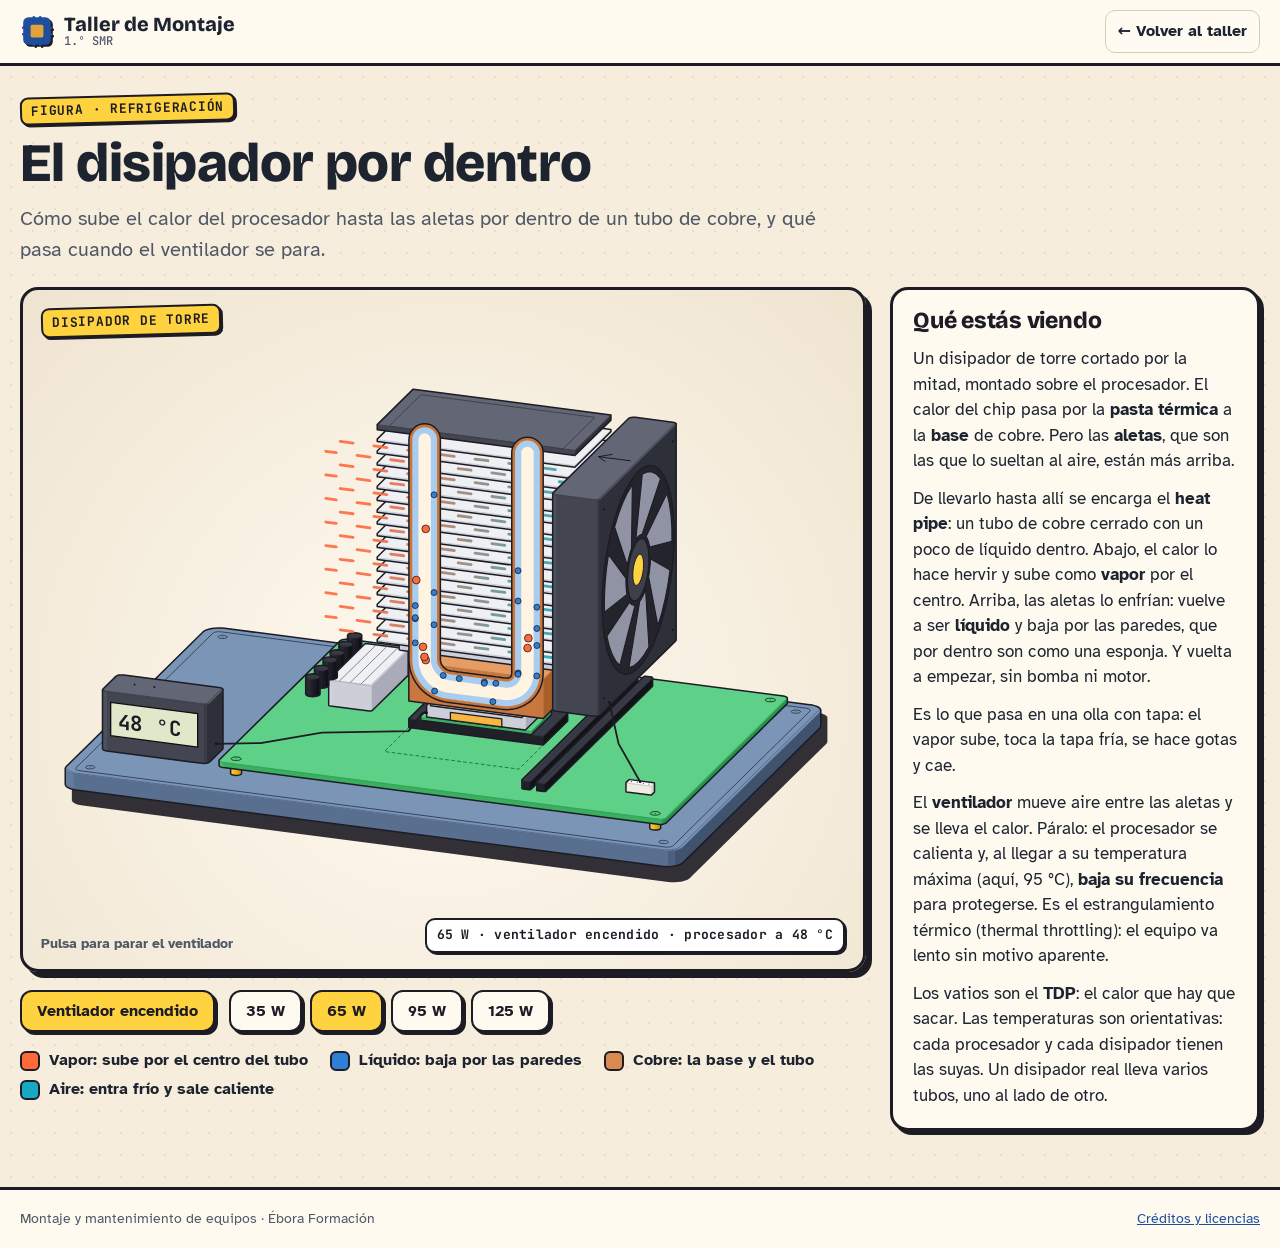
<file: figuras/heatpipe.html>
<!doctype html>
<html lang="es" data-theme="light">
<head>
  <meta charset="utf-8">
  <meta name="color-scheme" content="light">
  <meta name="viewport" content="width=device-width, initial-scale=1, viewport-fit=cover">
  <title>El disipador por dentro · Taller de Montaje</title>
  <meta name="theme-color" content="#f6eddd">
  <link rel="icon" href="../assets/img/icono.svg" type="image/svg+xml">
  <link rel="preconnect" href="https://fonts.googleapis.com">
  <link rel="preconnect" href="https://fonts.gstatic.com" crossorigin>
  <link rel="stylesheet" href="https://fonts.googleapis.com/css2?family=Atkinson+Hyperlegible:ital,wght@0,400;0,700;1,400&family=Bricolage+Grotesque:opsz,wght@12..96,600;12..96,800&family=JetBrains+Mono:wght@500&display=swap">
  <style>
.iso{
  --anatomy-page:#0b0b0b;--anatomy-card:#131313;--anatomy-text:#a3a3a3;--anatomy-strong:#e6e6e6;--anatomy-muted:#6e6e6e;
  --anatomy-paper:#131313;--anatomy-face:#1b1b1b;--anatomy-top:#1c1c1c;
  --anatomy-shade-0:#0f0f0f;--anatomy-shade-1:#121212;--anatomy-shade-2:#151515;--anatomy-shade-3:#181818;
  --anatomy-lit-top:#262626;--anatomy-lit-shade:#1d1d1d;
  --anatomy-hi:#d4d4d4;--anatomy-mid:#6a6a6a;--anatomy-lo:#3e3e3e;--anatomy-faint:#2a2a2a;--anatomy-lit:#ffffff;
  --anatomy-halo:#050505;--anatomy-halo-opacity:.9;--anatomy-dot:#e6e6e6;
  --anatomy-red:#ff6b6b;--anatomy-green:#6be0a0;--anatomy-blue:#6b9bff;
  --anatomy-weight:.6px;--anatomy-ease:cubic-bezier(.32,.72,0,1);
  --anatomy-mono:ui-monospace,"SF Mono",Menlo,Consolas,monospace;
  --anatomy-lift:inset 0 1px 0 0 #ffffff0a,inset 0 0 0 1px #ffffff06,0 0 0 1px #00000026,0 1px 1px -.5px #00000014,0 3px 3px -1.5px #00000014,0 6px 6px -3px #00000014,0 12px 12px -6px #00000014;
}
.iso[data-theme="light"]{
  --anatomy-page:#f2f2ef;--anatomy-card:#fbfbfa;--anatomy-text:#57575a;--anatomy-strong:#18181a;--anatomy-muted:#8c8c90;
  --anatomy-paper:#fbfbfa;--anatomy-face:#ffffff;--anatomy-top:#ffffff;
  --anatomy-shade-0:#dcdcd9;--anatomy-shade-1:#e5e5e2;--anatomy-shade-2:#ededea;--anatomy-shade-3:#f4f4f1;
  --anatomy-lit-top:#ffffff;--anatomy-lit-shade:#eeeeeb;
  --anatomy-hi:#26262a;--anatomy-mid:#8a8a8f;--anatomy-lo:#b4b4b8;--anatomy-faint:#d4d4d6;--anatomy-lit:#000000;
  --anatomy-halo:#8a8a80;--anatomy-halo-opacity:.32;--anatomy-dot:#3a3a3e;
  --anatomy-red:#e5484d;--anatomy-green:#30a46c;--anatomy-blue:#3e63dd;
  --anatomy-lift:inset 0 1px 0 0 #ffffff,0 0 0 1px #0000000f,0 1px 1px -.5px #0000000a,0 3px 3px -1.5px #0000000a,0 6px 6px -3px #0000000a,0 12px 12px -6px #0000000a;
}
.iso-svg{display:block;width:100%;height:auto;overflow:visible}
.iso-svg path,.iso-svg circle{vector-effect:non-scaling-stroke}
.iso-fill{fill:var(--anatomy-paper);stroke:none}
.iso-solid[data-lit]>.iso-fill{fill:var(--anatomy-face)}
.iso-shade,.iso-top{stroke:none}
.iso-shade[data-shade="0"]{fill:var(--anatomy-shade-0)}
.iso-shade[data-shade="1"]{fill:var(--anatomy-shade-1)}
.iso-shade[data-shade="2"]{fill:var(--anatomy-shade-2)}
.iso-shade[data-shade="3"]{fill:var(--anatomy-shade-3)}
.iso-top{fill:var(--anatomy-top)}
.iso-solid[data-lit]>.iso-top{fill:var(--anatomy-lit-top)}
.iso-solid[data-lit]>.iso-shade{fill:var(--anatomy-lit-shade)}
.iso-solid[data-seamless]>.iso-shade,.iso-solid[data-seamless]>.iso-top{stroke-width:.4;stroke-linejoin:round}
.iso-solid[data-seamless]>.iso-shade[data-shade="0"]{stroke:var(--anatomy-shade-0)}
.iso-solid[data-seamless]>.iso-shade[data-shade="1"]{stroke:var(--anatomy-shade-1)}
.iso-solid[data-seamless]>.iso-shade[data-shade="2"]{stroke:var(--anatomy-shade-2)}
.iso-solid[data-seamless]>.iso-shade[data-shade="3"]{stroke:var(--anatomy-shade-3)}
.iso-solid[data-seamless]>.iso-top{stroke:var(--anatomy-top)}
.iso-solid[data-seamless][data-lit]>.iso-top{stroke:var(--anatomy-lit-top)}
.iso-solid[data-seamless][data-lit]>.iso-shade{stroke:var(--anatomy-lit-shade)}
.iso-solid[data-lit]>.iso-edge{stroke:var(--anatomy-lit)}
.iso-halo{fill:var(--anatomy-halo);stroke:none;filter:blur(9px);opacity:var(--anatomy-halo-opacity);transform:translateY(3px)}
.iso-line{fill:none;stroke:var(--anatomy-lo);stroke-width:var(--anatomy-weight);stroke-linecap:round;stroke-linejoin:round}
.iso-line[data-tone="hi"]{stroke:var(--anatomy-hi)}
.iso-line[data-tone="mid"]{stroke:var(--anatomy-mid)}
.iso-line[data-tone="lo"]{stroke:var(--anatomy-lo)}
.iso-line[data-tone="faint"]{stroke:var(--anatomy-faint)}
.iso-line[data-tone="lit"]{stroke:var(--anatomy-lit)}
.iso-line[data-tone="red"]{stroke:var(--anatomy-red)}
.iso-line[data-tone="green"]{stroke:var(--anatomy-green)}
.iso-line[data-tone="blue"]{stroke:var(--anatomy-blue)}
.iso-line[data-dotted]{stroke-dasharray:.01 3.5;stroke-width:1}
.iso-line[data-dashed]{stroke-dasharray:3 3}
.iso-line[data-flow]{stroke-dasharray:2 6}
.iso-wire-end{fill:var(--anatomy-paper);stroke:var(--anatomy-lo);stroke-width:var(--anatomy-weight)}
.iso-wire[data-tone="hi"] .iso-wire-end{stroke:var(--anatomy-hi)}
.iso-wire[data-tone="mid"] .iso-wire-end{stroke:var(--anatomy-mid)}
.iso-wire[data-tone="faint"] .iso-wire-end{stroke:var(--anatomy-faint)}
.iso-wire[data-tone="lit"] .iso-wire-end{stroke:var(--anatomy-lit)}
.iso-dots circle{fill:var(--anatomy-dot);stroke:none;opacity:.32}
.iso-dots[data-tone="hi"] circle{opacity:.85}
.iso-dots[data-tone="mid"] circle{opacity:.45}
.iso-dots[data-tone="lo"] circle{opacity:.22}
.iso-dots[data-tone="faint"] circle{opacity:.12}
.iso-face-text{fill:var(--anatomy-mid);font-family:var(--anatomy-mono);letter-spacing:.04em}
.iso-face-text[data-tone="hi"]{fill:var(--anatomy-hi)}
.iso-face-text[data-tone="lo"]{fill:var(--anatomy-lo)}
.iso-face-text[data-tone="faint"]{fill:var(--anatomy-faint)}
.tb-body{fill:var(--anatomy-shade-2);stroke:none}
.tb-shine{fill:var(--anatomy-top);stroke:none}
.tb-shade{fill:var(--anatomy-shade-0);stroke:none}
.tb-ring{fill:none;stroke:var(--anatomy-lo);stroke-width:.45;stroke-linecap:butt;stroke-linejoin:round}
.tb-ring[data-tone="mid"]{stroke:var(--anatomy-mid)}
.tb-ring[data-tone="faint"]{stroke:var(--anatomy-faint)}
.tb-ring[data-tone="hi"]{stroke:var(--anatomy-hi)}
@keyframes iso-flow{to{stroke-dashoffset:-32}}
@keyframes iso-pulse{0%,100%{opacity:.18}12%{opacity:1}40%{opacity:.18}}
.iso-line[data-flow]{animation:iso-flow 1600ms linear infinite}
.iso-dots circle[data-pulse]{animation:iso-pulse 1600ms steps(1,end) infinite;animation-delay:var(--pulse-at,0ms)}
.iso-figure{margin:32px 0 36px}
.iso-plate{position:relative;padding:52px 24px;border-radius:0;background:var(--anatomy-card);box-shadow:0 0 0 1px var(--anatomy-mid);--anatomy-paper:var(--anatomy-card)}
.iso-plate-corners{position:absolute;inset:18px 20px;pointer-events:none}
.iso-plate-corner{position:absolute;color:var(--anatomy-muted);font-family:var(--anatomy-mono);font-size:10.5px;line-height:1;letter-spacing:.04em;white-space:nowrap}
.iso-plate-corner[data-corner="fig"]{top:0;left:0;color:var(--anatomy-text)}
.iso-plate-corner[data-corner="title"]{top:0;right:0;text-transform:uppercase;letter-spacing:.1em}
.iso-plate-corner[data-corner="hint"]{bottom:0;left:0;text-transform:uppercase;letter-spacing:.1em}
.iso-plate-corner[data-corner="readout"]{right:0;bottom:0;color:var(--anatomy-text);font-variant-numeric:tabular-nums}
.iso-plate .iso-svg{margin:0 auto}
.iso-legend{display:grid;gap:8px;margin-top:12px;color:var(--anatomy-muted);font-size:13px;line-height:1.55}
.iso-keys{display:flex;flex-wrap:wrap;gap:6px 18px}
.iso-key{display:inline-flex;align-items:center;gap:7px}
.iso-swatch{width:16px;height:10px;flex:none;overflow:visible}
.iso-swatch path{fill:none;stroke:var(--anatomy-hi);stroke-width:1;vector-effect:non-scaling-stroke;stroke-linejoin:round;stroke-linecap:round}
.iso-swatch[data-mark="raised"] path,.iso-swatch[data-mark="flat"] path{stroke:var(--anatomy-mid)}
.iso-swatch[data-mark="lit"] path{stroke:var(--anatomy-lit)}
.iso-swatch[data-mark="dim"] path{stroke:var(--anatomy-lo)}
.iso-swatch[data-mark="dotted"] path{stroke-dasharray:.01 3;stroke-width:1.4}
.iso-swatch[data-mark="dashed"] path{stroke-dasharray:3 2.5}
.iso-swatch[data-mark="red"] path{stroke:var(--anatomy-red)}
.iso-swatch[data-mark="green"] path{stroke:var(--anatomy-green)}
.iso-swatch[data-mark="blue"] path{stroke:var(--anatomy-blue)}
.iso-swatch-crease{stroke:var(--anatomy-lo)!important}
@media (max-width:560px){.iso-plate{padding:48px 12px 70px}.iso-plate-corner[data-corner="hint"]{bottom:18px}}
@media (prefers-reduced-motion:reduce){.iso-line[data-flow],.iso-dots circle[data-pulse]{animation:none}}

.iso .m-cobre{--anatomy-paper:#d98a4e;--anatomy-top:#e59d63;--anatomy-shade-0:#a85f2a;--anatomy-shade-1:#b96c34;--anatomy-shade-2:#c8783e;--anatomy-shade-3:#d28448;--anatomy-mid:#4a2206;--anatomy-lo:#8a4a1c;--anatomy-faint:#bd7741}
.iso-svg .hp-tubo{fill:none;vector-effect:none;stroke-linecap:round;stroke-linejoin:round}
.hp-t-borde{stroke:#1d1b24}.hp-t-cobre{stroke:#c8763a}.hp-t-mecha{stroke:#a9cdee}.hp-t-hueco{stroke:#fff3e2}
.hp-chip{fill:#ffd23f;stroke:#1d1b24;stroke-width:1.3px;stroke-linejoin:round}
.hp-aire{fill:none;stroke:url(#hp-grad);stroke-width:2.8px;stroke-linecap:round;stroke-dasharray:13 21}
#hp-aire{opacity:0;transition:opacity .5s}
#hp-aire[data-on]{opacity:.9}
.hp-hueco{fill:#23242c;stroke:#1d1b24;stroke-width:1.4px}
.hp-aspa{fill:#8f93a3;stroke:#1d1b24;stroke-width:1.1px;stroke-linejoin:round}
.hp-buje{fill:#3d3f4b;stroke:#1d1b24;stroke-width:1.3px}
.hp-pegatina{fill:#ffd23f;stroke:#1d1b24;stroke-width:1px}
.iso-line.hp-cable{stroke:#1d1b24;stroke-width:1.8px}
.hp-lcd{fill:#dfe9c9;stroke:#0e0e12;stroke-width:1.3px;stroke-linejoin:round}
#hp-lcd .iso-face-text{fill:#1d1b24;font-weight:700}
#hp-lcd[data-frena] .iso-face-text{fill:#c8201f}
.iso-svg .hp-gota{vector-effect:none;stroke:#1d1b24;stroke-width:.7px}
.hp-gota[data-tipo="vapor"]{fill:#ff6a3d}
.hp-gota[data-tipo="liquido"]{fill:#2f7fd6}
.iso-stage{outline:none;touch-action:manipulation;cursor:pointer}
</style>
  <link rel="stylesheet" href="../assets/css/app.css">
  <link rel="stylesheet" href="../assets/css/dibujo.css">
  <link rel="stylesheet" href="../assets/css/figura.css">
</head>
<body>
  <a class="saltar" href="#contenido">Saltar al contenido</a>
  <header class="cabecera">
    <a class="marca" href="../index.html#/">
      <svg viewBox="0 0 32 32" aria-hidden="true"><rect x="3" y="3" width="26" height="26" rx="5" fill="var(--azul)"/><rect x="10" y="10" width="12" height="12" rx="1.5" fill="var(--ambar)"/><path d="M13 3v4M19 3v4M13 25v4M19 25v4M3 13h4M3 19h4M25 13h4M25 19h4" stroke="var(--azul)" stroke-width="2.4" stroke-linecap="round"/></svg>
      <span><b>Taller de Montaje</b><small>1.º SMR</small></span>
    </a>
    <a class="btn-lateral btn-volver" href="../index.html#/">← Volver al taller</a>
  </header>
  <main id="contenido" tabindex="-1">
    <div class="fig iso" data-theme="light">
      <div class="fig-cab">
        <span class="etiqueta">Figura · Refrigeración</span>
        <h1>El disipador por dentro</h1>
        <p class="lead">Cómo sube el calor del procesador hasta las aletas por dentro de un tubo de cobre, y qué pasa cuando el ventilador se para.</p>
      </div>
      <figure class="iso-figure"><div class="iso-plate"><div class="iso-plate-corners" aria-hidden="true"><span class="iso-plate-corner" data-corner="fig">Fig 3</span><span class="iso-plate-corner" data-corner="title">Disipador de torre</span><span class="iso-plate-corner" data-corner="hint">Pulsa para parar el ventilador</span><span class="iso-plate-corner" data-corner="readout" data-readout></span></div><div class="iso-stage" tabindex="0" role="group" aria-label="Disipador de torre: pulsa Espacio para parar o encender el ventilador y las flechas para cambiar la potencia del procesador"><svg xmlns="http://www.w3.org/2000/svg" class="iso-svg" viewBox="0 0 720 500" role="img" aria-label="Disipador de torre cortado por la mitad sobre un procesador. Dentro del tubo de cobre sube vapor por el centro y baja líquido por las paredes. Un ventilador sopla aire entre las aletas y un termómetro marca la temperatura del procesador."><g class="m-pizarra"><path class="iso-halo" d="M18.3 377.1L18.5 376L19.2 375L142.9 253.2L144.2 252.2L146 251.4L148.2 250.7L150.7 250.1L153.6 249.8L156.5 249.6L159.5 249.7L162.4 249.9L691.7 319L694.4 319.4L696.8 320.1L698.8 320.9L700.3 321.8L701.3 322.8L701.7 323.9L701.7 345.2L701.5 346.2L700.8 347.3L577.1 469L575.8 470L574 470.9L571.8 471.6L569.3 472.1L566.4 472.5L563.5 472.6L560.5 472.6L557.6 472.3L28.3 403.3L25.6 402.8L23.2 402.2L21.2 401.4L19.7 400.4L18.7 399.4L18.3 398.4Z"/><g class="m-grafito"><g class="iso-solid"><path class="iso-fill" d="M157.6 280.2L157.6 279.2L158.3 278.1L159.6 277.2L161.5 276.3L163.9 275.7L166.6 275.2L169.5 275L172.5 275L175.4 275.3L178.1 275.8L180.4 276.4L182.2 277.3L183.5 278.2L184.1 279.3L184.1 286.4L184 287.5L183.3 288.5L182 289.5L180.1 290.3L177.8 290.9L175.1 291.4L172.2 291.6L169.2 291.6L166.3 291.4L163.6 290.9L161.3 290.2L159.5 289.4L158.2 288.4L157.6 287.3Z"/><path class="iso-shade" data-shade="0" d="M183.3 288.5L182 289.5L182 282.4L183.3 281.4ZM182 289.5L180.1 290.3L180.1 283.2L182 282.4ZM180.1 290.3L177.8 290.9L177.8 283.8L180.1 283.2ZM184.1 286.4L184 287.5L184 280.4L184.1 279.3ZM184 287.5L183.3 288.5L183.3 281.4L184 280.4Z"/><path class="iso-shade" data-shade="1" d="M177.8 290.9L175.1 291.4L175.1 284.3L177.8 283.8ZM175.1 291.4L172.2 291.6L172.2 284.5L175.1 284.3Z"/><path class="iso-shade" data-shade="2" d="M172.2 291.6L169.2 291.6L169.2 284.5L172.2 284.5ZM169.2 291.6L166.3 291.4L166.3 284.2L169.2 284.5ZM166.3 291.4L163.6 290.9L163.6 283.8L166.3 284.2Z"/><path class="iso-shade" data-shade="3" d="M163.6 290.9L161.3 290.2L161.3 283.1L163.6 283.8ZM161.3 290.2L159.5 289.4L159.5 282.3L161.3 283.1ZM159.5 289.4L158.2 288.4L158.2 281.3L159.5 282.3ZM158.2 288.4L157.6 287.3L157.6 280.2L158.2 281.3Z"/><path class="iso-top" d="M183.3 281.4L182 282.4L180.1 283.2L177.8 283.8L175.1 284.3L172.2 284.5L169.2 284.5L166.3 284.2L163.6 283.8L161.3 283.1L159.5 282.3L158.2 281.3L157.6 280.2L157.6 279.2L158.3 278.1L159.6 277.2L161.5 276.3L163.9 275.7L166.6 275.2L169.5 275L172.5 275L175.4 275.3L178.1 275.8L180.4 276.4L182.2 277.3L183.5 278.2L184.1 279.3L184 280.4Z"/><path class="iso-line iso-crease" data-tone="faint" d="M184.1 279.3L184 280.4L183.3 281.4L182 282.4L180.1 283.2L177.8 283.8L175.1 284.3L172.2 284.5L169.2 284.5L166.3 284.2L163.6 283.8L161.3 283.1L159.5 282.3L158.2 281.3L157.6 280.2"/><path class="iso-line iso-edge" data-tone="hi" d="M157.6 280.2L157.6 279.2L158.3 278.1L159.6 277.2L161.5 276.3L163.9 275.7L166.6 275.2L169.5 275L172.5 275L175.4 275.3L178.1 275.8L180.4 276.4L182.2 277.3L183.5 278.2L184.1 279.3M184.1 286.4L184 287.5L183.3 288.5L182 289.5L180.1 290.3L177.8 290.9L175.1 291.4L172.2 291.6L169.2 291.6L166.3 291.4L163.6 290.9L161.3 290.2L159.5 289.4L158.2 288.4L157.6 287.3M157.6 280.2L157.6 287.3M184.1 279.3L184.1 286.4"/></g></g><g class="m-grafito"><g class="iso-solid"><path class="iso-fill" d="M644 343.7L644 342.6L644.7 341.6L646 340.6L647.9 339.8L650.3 339.1L653 338.7L655.9 338.5L658.9 338.5L661.8 338.7L664.4 339.2L666.8 339.9L668.6 340.7L669.8 341.7L670.5 342.7L670.5 349.8L670.4 350.9L669.7 351.9L668.4 352.9L666.5 353.7L664.2 354.4L661.5 354.8L658.5 355.1L655.6 355L652.7 354.8L650 354.3L647.7 353.6L645.9 352.8L644.6 351.8L644 350.8Z"/><path class="iso-shade" data-shade="0" d="M669.7 351.9L668.4 352.9L668.4 345.8L669.7 344.8ZM668.4 352.9L666.5 353.7L666.5 346.6L668.4 345.8ZM666.5 353.7L664.2 354.4L664.2 347.3L666.5 346.6ZM670.5 349.8L670.4 350.9L670.4 343.8L670.5 342.7ZM670.4 350.9L669.7 351.9L669.7 344.8L670.4 343.8Z"/><path class="iso-shade" data-shade="1" d="M664.2 354.4L661.5 354.8L661.5 347.7L664.2 347.3ZM661.5 354.8L658.5 355.1L658.5 348L661.5 347.7Z"/><path class="iso-shade" data-shade="2" d="M658.5 355.1L655.6 355L655.6 347.9L658.5 348ZM655.6 355L652.7 354.8L652.7 347.7L655.6 347.9ZM652.7 354.8L650 354.3L650 347.2L652.7 347.7Z"/><path class="iso-shade" data-shade="3" d="M650 354.3L647.7 353.6L647.7 346.5L650 347.2ZM647.7 353.6L645.9 352.8L645.9 345.7L647.7 346.5ZM645.9 352.8L644.6 351.8L644.6 344.7L645.9 345.7ZM644.6 351.8L644 350.8L644 343.7L644.6 344.7Z"/><path class="iso-top" d="M669.7 344.8L668.4 345.8L666.5 346.6L664.2 347.3L661.5 347.7L658.5 348L655.6 347.9L652.7 347.7L650 347.2L647.7 346.5L645.9 345.7L644.6 344.7L644 343.7L644 342.6L644.7 341.6L646 340.6L647.9 339.8L650.3 339.1L653 338.7L655.9 338.5L658.9 338.5L661.8 338.7L664.4 339.2L666.8 339.9L668.6 340.7L669.8 341.7L670.5 342.7L670.4 343.8Z"/><path class="iso-line iso-crease" data-tone="faint" d="M670.5 342.7L670.4 343.8L669.7 344.8L668.4 345.8L666.5 346.6L664.2 347.3L661.5 347.7L658.5 348L655.6 347.9L652.7 347.7L650 347.2L647.7 346.5L645.9 345.7L644.6 344.7L644 343.7"/><path class="iso-line iso-edge" data-tone="hi" d="M644 343.7L644 342.6L644.7 341.6L646 340.6L647.9 339.8L650.3 339.1L653 338.7L655.9 338.5L658.9 338.5L661.8 338.7L664.4 339.2L666.8 339.9L668.6 340.7L669.8 341.7L670.5 342.7M670.5 349.8L670.4 350.9L669.7 351.9L668.4 352.9L666.5 353.7L664.2 354.4L661.5 354.8L658.5 355.1L655.6 355L652.7 354.8L650 354.3L647.7 353.6L645.9 352.8L644.6 351.8L644 350.8M644 343.7L644 350.8M670.5 342.7L670.5 349.8"/></g></g><g class="m-grafito"><g class="iso-solid"><path class="iso-fill" d="M49.5 386.6L49.6 385.5L50.3 384.5L51.6 383.6L53.5 382.7L55.8 382.1L58.5 381.6L61.5 381.4L64.4 381.4L67.3 381.7L70 382.1L72.3 382.8L74.1 383.7L75.4 384.6L76 385.7L76 392.8L76 393.8L75.3 394.9L74 395.8L72.1 396.7L69.7 397.3L67 397.8L64.1 398L61.1 398L58.2 397.7L55.6 397.3L53.2 396.6L51.4 395.7L50.2 394.8L49.5 393.7Z"/><path class="iso-shade" data-shade="0" d="M75.3 394.9L74 395.8L74 388.7L75.3 387.8ZM74 395.8L72.1 396.7L72.1 389.6L74 388.7ZM72.1 396.7L69.7 397.3L69.7 390.2L72.1 389.6ZM76 392.8L76 393.8L76 386.7L76 385.7ZM76 393.8L75.3 394.9L75.3 387.8L76 386.7Z"/><path class="iso-shade" data-shade="1" d="M69.7 397.3L67 397.8L67 390.7L69.7 390.2ZM67 397.8L64.1 398L64.1 390.9L67 390.7Z"/><path class="iso-shade" data-shade="2" d="M64.1 398L61.1 398L61.1 390.9L64.1 390.9ZM61.1 398L58.2 397.7L58.2 390.6L61.1 390.9ZM58.2 397.7L55.6 397.3L55.6 390.2L58.2 390.6Z"/><path class="iso-shade" data-shade="3" d="M55.6 397.3L53.2 396.6L53.2 389.5L55.6 390.2ZM53.2 396.6L51.4 395.7L51.4 388.6L53.2 389.5ZM51.4 395.7L50.2 394.8L50.2 387.7L51.4 388.6ZM50.2 394.8L49.5 393.7L49.5 386.6L50.2 387.7Z"/><path class="iso-top" d="M75.3 387.8L74 388.7L72.1 389.6L69.7 390.2L67 390.7L64.1 390.9L61.1 390.9L58.2 390.6L55.6 390.2L53.2 389.5L51.4 388.6L50.2 387.7L49.5 386.6L49.6 385.5L50.3 384.5L51.6 383.6L53.5 382.7L55.8 382.1L58.5 381.6L61.5 381.4L64.4 381.4L67.3 381.7L70 382.1L72.3 382.8L74.1 383.7L75.4 384.6L76 385.7L76 386.7Z"/><path class="iso-line iso-crease" data-tone="faint" d="M76 385.7L76 386.7L75.3 387.8L74 388.7L72.1 389.6L69.7 390.2L67 390.7L64.1 390.9L61.1 390.9L58.2 390.6L55.6 390.2L53.2 389.5L51.4 388.6L50.2 387.7L49.5 386.6"/><path class="iso-line iso-edge" data-tone="hi" d="M49.5 386.6L49.6 385.5L50.3 384.5L51.6 383.6L53.5 382.7L55.8 382.1L58.5 381.6L61.5 381.4L64.4 381.4L67.3 381.7L70 382.1L72.3 382.8L74.1 383.7L75.4 384.6L76 385.7M76 392.8L76 393.8L75.3 394.9L74 395.8L72.1 396.7L69.7 397.3L67 397.8L64.1 398L61.1 398L58.2 397.7L55.6 397.3L53.2 396.6L51.4 395.7L50.2 394.8L49.5 393.7M49.5 386.6L49.5 393.7M76 385.7L76 392.8"/></g></g><g class="m-grafito"><g class="iso-solid"><path class="iso-fill" d="M535.9 450.1L536 449L536.7 448L538 447L539.9 446.2L542.2 445.5L544.9 445.1L547.8 444.8L550.8 444.8L553.7 445.1L556.4 445.6L558.7 446.3L560.5 447.1L561.8 448.1L562.4 449.1L562.4 456.2L562.4 457.3L561.7 458.3L560.4 459.3L558.5 460.1L556.1 460.8L553.4 461.2L550.5 461.4L547.5 461.4L544.6 461.2L541.9 460.7L539.6 460L537.8 459.2L536.5 458.2L535.9 457.2Z"/><path class="iso-shade" data-shade="0" d="M561.7 458.3L560.4 459.3L560.4 452.2L561.7 451.2ZM560.4 459.3L558.5 460.1L558.5 453L560.4 452.2ZM558.5 460.1L556.1 460.8L556.1 453.7L558.5 453ZM562.4 456.2L562.4 457.3L562.4 450.2L562.4 449.1ZM562.4 457.3L561.7 458.3L561.7 451.2L562.4 450.2Z"/><path class="iso-shade" data-shade="1" d="M556.1 460.8L553.4 461.2L553.4 454.1L556.1 453.7ZM553.4 461.2L550.5 461.4L550.5 454.3L553.4 454.1Z"/><path class="iso-shade" data-shade="2" d="M550.5 461.4L547.5 461.4L547.5 454.3L550.5 454.3ZM547.5 461.4L544.6 461.2L544.6 454.1L547.5 454.3ZM544.6 461.2L541.9 460.7L541.9 453.6L544.6 454.1Z"/><path class="iso-shade" data-shade="3" d="M541.9 460.7L539.6 460L539.6 452.9L541.9 453.6ZM539.6 460L537.8 459.2L537.8 452.1L539.6 452.9ZM537.8 459.2L536.5 458.2L536.5 451.1L537.8 452.1ZM536.5 458.2L535.9 457.2L535.9 450.1L536.5 451.1Z"/><path class="iso-top" d="M561.7 451.2L560.4 452.2L558.5 453L556.1 453.7L553.4 454.1L550.5 454.3L547.5 454.3L544.6 454.1L541.9 453.6L539.6 452.9L537.8 452.1L536.5 451.1L535.9 450.1L536 449L536.7 448L538 447L539.9 446.2L542.2 445.5L544.9 445.1L547.8 444.8L550.8 444.8L553.7 445.1L556.4 445.6L558.7 446.3L560.5 447.1L561.8 448.1L562.4 449.1L562.4 450.2Z"/><path class="iso-line iso-crease" data-tone="faint" d="M562.4 449.1L562.4 450.2L561.7 451.2L560.4 452.2L558.5 453L556.1 453.7L553.4 454.1L550.5 454.3L547.5 454.3L544.6 454.1L541.9 453.6L539.6 452.9L537.8 452.1L536.5 451.1L535.9 450.1"/><path class="iso-line iso-edge" data-tone="hi" d="M535.9 450.1L536 449L536.7 448L538 447L539.9 446.2L542.2 445.5L544.9 445.1L547.8 444.8L550.8 444.8L553.7 445.1L556.4 445.6L558.7 446.3L560.5 447.1L561.8 448.1L562.4 449.1M562.4 456.2L562.4 457.3L561.7 458.3L560.4 459.3L558.5 460.1L556.1 460.8L553.4 461.2L550.5 461.4L547.5 461.4L544.6 461.2L541.9 460.7L539.6 460L537.8 459.2L536.5 458.2L535.9 457.2M535.9 450.1L535.9 457.2M562.4 449.1L562.4 456.2"/></g></g><g class="iso-solid"><path class="iso-fill" d="M18.3 377.1L18.5 376L19.2 375L142.9 253.2L144.2 252.2L146 251.4L148.2 250.7L150.7 250.1L153.6 249.8L156.5 249.6L159.5 249.7L162.4 249.9L691.7 319L694.4 319.4L696.8 320.1L698.8 320.9L700.3 321.8L701.3 322.8L701.7 323.9L701.7 338.1L701.5 339.1L700.8 340.2L577.1 461.9L575.8 462.9L574 463.8L571.8 464.5L569.3 465L566.4 465.4L563.5 465.5L560.5 465.5L557.6 465.2L28.3 396.2L25.6 395.7L23.2 395.1L21.2 394.3L19.7 393.3L18.7 392.3L18.3 391.3Z"/><path class="iso-shade" data-shade="0" d="M701.7 338.1L701.5 339.1L701.5 324.9L701.7 323.9ZM701.5 339.1L700.8 340.2L700.8 326L701.5 324.9ZM700.8 340.2L577.1 461.9L577.1 447.7L700.8 326ZM577.1 461.9L575.8 462.9L575.8 448.7L577.1 447.7ZM575.8 462.9L574 463.8L574 449.5L575.8 448.7ZM574 463.8L571.8 464.5L571.8 450.3L574 449.5ZM571.8 464.5L569.3 465L569.3 450.8L571.8 450.3Z"/><path class="iso-shade" data-shade="1" d="M569.3 465L566.4 465.4L566.4 451.2L569.3 450.8ZM566.4 465.4L563.5 465.5L563.5 451.3L566.4 451.2Z"/><path class="iso-shade" data-shade="2" d="M563.5 465.5L560.5 465.5L560.5 451.3L563.5 451.3ZM560.5 465.5L557.6 465.2L557.6 451L560.5 451.3ZM557.6 465.2L28.3 396.2L28.3 381.9L557.6 451ZM28.3 396.2L25.6 395.7L25.6 381.5L28.3 381.9Z"/><path class="iso-shade" data-shade="3" d="M25.6 395.7L23.2 395.1L23.2 380.8L25.6 381.5ZM23.2 395.1L21.2 394.3L21.2 380L23.2 380.8ZM21.2 394.3L19.7 393.3L19.7 379.1L21.2 380ZM19.7 393.3L18.7 392.3L18.7 378.1L19.7 379.1ZM18.7 392.3L18.3 391.3L18.3 377.1L18.7 378.1Z"/><path class="iso-top" d="M691.7 319L694.4 319.4L696.8 320.1L698.8 320.9L700.3 321.8L701.3 322.8L701.7 323.9L701.5 324.9L700.8 326L577.1 447.7L575.8 448.7L574 449.5L571.8 450.3L569.3 450.8L566.4 451.2L563.5 451.3L560.5 451.3L557.6 451L28.3 381.9L25.6 381.5L23.2 380.8L21.2 380L19.7 379.1L18.7 378.1L18.3 377.1L18.5 376L19.2 375L142.9 253.2L144.2 252.2L146 251.4L148.2 250.7L150.7 250.1L153.6 249.8L156.5 249.6L159.5 249.7L162.4 249.9Z"/><path class="iso-line iso-crease" data-tone="faint" d="M701.7 323.9L701.5 324.9L700.8 326L577.1 447.7L575.8 448.7L574 449.5L571.8 450.3L569.3 450.8L566.4 451.2L563.5 451.3L560.5 451.3L557.6 451L28.3 381.9L25.6 381.5L23.2 380.8L21.2 380L19.7 379.1L18.7 378.1L18.3 377.1"/><path class="iso-line iso-bevel" data-tone="faint" d="M701.7 323.9L698.9 324.8L698.2 325.7L574.7 447.4L573.6 448.2L572.1 448.9L570.3 449.5L568.1 449.9L565.8 450.2L563.4 450.4L560.9 450.3L558.4 450.1L29.3 381.1L27 380.7L25 380.1L23.4 379.5L22.1 378.7L21.3 377.9L18.3 377.1"/><path class="iso-line iso-edge" data-tone="hi" d="M18.3 377.1L18.5 376L19.2 375L142.9 253.2L144.2 252.2L146 251.4L148.2 250.7L150.7 250.1L153.6 249.8L156.5 249.6L159.5 249.7L162.4 249.9L691.7 319L694.4 319.4L696.8 320.1L698.8 320.9L700.3 321.8L701.3 322.8L701.7 323.9M701.7 338.1L701.5 339.1L700.8 340.2L577.1 461.9L575.8 462.9L574 463.8L571.8 464.5L569.3 465L566.4 465.4L563.5 465.5L560.5 465.5L557.6 465.2L28.3 396.2L25.6 395.7L23.2 395.1L21.2 394.3L19.7 393.3L18.7 392.3L18.3 391.3M701.7 323.9L701.7 338.1M18.3 377.1L18.3 391.3"/></g><path class="iso-line" data-tone="lo" d="M688.4 322.2L689.4 322.4L690.3 322.6L691.1 322.9L691.7 323.2L692 323.6L692.2 324L692.1 324.4L691.9 324.8L568.2 446.6L567.7 446.9L567 447.2L566.2 447.5L565.2 447.7L564.2 447.8L563.1 447.9L562 447.9L560.9 447.8L31.6 378.7L30.6 378.6L29.7 378.3L28.9 378L28.3 377.7L28 377.3L27.8 376.9L27.9 376.5L28.1 376.1L151.8 254.4L152.3 254L153 253.7L153.8 253.4L154.8 253.2L155.8 253.1L156.9 253L158 253L159.1 253.1Z"/><path class="iso-line" data-tone="lo" d="M164.5 258.2L163.7 258.7L162.4 259L160.8 259.2L159.2 259.1L157.8 258.8L156.8 258.3L156.4 257.7L156.7 257.2L157.5 256.7L158.8 256.3L160.4 256.2L162 256.3L163.4 256.6L164.4 257L164.8 257.6ZM683.1 325.8L682.3 326.3L680.9 326.7L679.4 326.8L677.7 326.7L676.3 326.4L675.4 326L675 325.4L675.2 324.8L676.1 324.3L677.4 324L679 323.8L680.6 323.9L682 324.2L683 324.7L683.4 325.3ZM44.8 376.1L43.9 376.6L42.6 377L41 377.1L39.4 377L38 376.7L37 376.2L36.6 375.7L36.9 375.1L37.7 374.6L39.1 374.2L40.6 374.1L42.3 374.2L43.7 374.5L44.6 375L45 375.5ZM563.3 443.8L562.5 444.3L561.2 444.6L559.6 444.7L558 444.6L556.6 444.3L555.6 443.9L555.2 443.3L555.5 442.7L556.3 442.2L557.6 441.9L559.2 441.7L560.8 441.8L562.2 442.1L563.2 442.6L563.6 443.2Z"/><g class="iso-dots" data-tone="mid"><circle cx="160.6" cy="257.7" r="0.5"/><circle cx="679.2" cy="325.3" r="0.5"/><circle cx="40.8" cy="375.6" r="0.5"/><circle cx="559.4" cy="443.2" r="0.5"/></g></g><g class="m-verde"><g class="m-amarillo"><g class="iso-solid"><path class="iso-fill" d="M272.1 270L272.3 269.2L273.5 268.5L275.4 268.1L277.6 268L279.7 268.3L281.2 268.9L281.9 269.6L281.9 278.5L281.6 279.3L280.4 279.9L278.6 280.4L276.4 280.4L274.3 280.2L272.8 279.6L272.1 278.8Z"/><path class="iso-shade" data-shade="0" d="M281.6 279.3L280.4 279.9L280.4 271.1L281.6 270.4ZM280.4 279.9L278.6 280.4L278.6 271.5L280.4 271.1ZM281.9 278.5L281.6 279.3L281.6 270.4L281.9 269.6Z"/><path class="iso-shade" data-shade="1" d="M278.6 280.4L276.4 280.4L276.4 271.5L278.6 271.5Z"/><path class="iso-shade" data-shade="2" d="M276.4 280.4L274.3 280.2L274.3 271.3L276.4 271.5Z"/><path class="iso-shade" data-shade="3" d="M274.3 280.2L272.8 279.6L272.8 270.7L274.3 271.3ZM272.8 279.6L272.1 278.8L272.1 270L272.8 270.7Z"/><path class="iso-top" d="M281.6 270.4L280.4 271.1L278.6 271.5L276.4 271.5L274.3 271.3L272.8 270.7L272.1 270L272.3 269.2L273.5 268.5L275.4 268.1L277.6 268L279.7 268.3L281.2 268.9L281.9 269.6Z"/><path class="iso-line iso-crease" data-tone="faint" d="M281.9 269.6L281.6 270.4L280.4 271.1L278.6 271.5L276.4 271.5L274.3 271.3L272.8 270.7L272.1 270"/><path class="iso-line iso-edge" data-tone="hi" d="M272.1 270L272.3 269.2L273.5 268.5L275.4 268.1L277.6 268L279.7 268.3L281.2 268.9L281.9 269.6M281.9 278.5L281.6 279.3L280.4 279.9L278.6 280.4L276.4 280.4L274.3 280.2L272.8 279.6L272.1 278.8M272.1 270L272.1 278.8M281.9 269.6L281.9 278.5"/></g></g><g class="m-amarillo"><g class="iso-solid"><path class="iso-fill" d="M651.2 319.4L651.4 318.6L652.6 318L654.5 317.6L656.7 317.5L658.8 317.7L660.3 318.3L661 319.1L661 327.9L660.7 328.7L659.5 329.4L657.7 329.8L655.5 329.9L653.4 329.6L651.9 329L651.2 328.3Z"/><path class="iso-shade" data-shade="0" d="M660.7 328.7L659.5 329.4L659.5 320.5L660.7 319.8ZM659.5 329.4L657.7 329.8L657.7 320.9L659.5 320.5ZM661 327.9L660.7 328.7L660.7 319.8L661 319.1Z"/><path class="iso-shade" data-shade="1" d="M657.7 329.8L655.5 329.9L655.5 321L657.7 320.9Z"/><path class="iso-shade" data-shade="2" d="M655.5 329.9L653.4 329.6L653.4 320.7L655.5 321Z"/><path class="iso-shade" data-shade="3" d="M653.4 329.6L651.9 329L651.9 320.2L653.4 320.7ZM651.9 329L651.2 328.3L651.2 319.4L651.9 320.2Z"/><path class="iso-top" d="M660.7 319.8L659.5 320.5L657.7 320.9L655.5 321L653.4 320.7L651.9 320.2L651.2 319.4L651.4 318.6L652.6 318L654.5 317.6L656.7 317.5L658.8 317.7L660.3 318.3L661 319.1Z"/><path class="iso-line iso-crease" data-tone="faint" d="M661 319.1L660.7 319.8L659.5 320.5L657.7 320.9L655.5 321L653.4 320.7L651.9 320.2L651.2 319.4"/><path class="iso-line iso-edge" data-tone="hi" d="M651.2 319.4L651.4 318.6L652.6 318L654.5 317.6L656.7 317.5L658.8 317.7L660.3 318.3L661 319.1M661 327.9L660.7 328.7L659.5 329.4L657.7 329.8L655.5 329.9L653.4 329.6L651.9 329L651.2 328.3M651.2 319.4L651.2 328.3M661 319.1L661 327.9"/></g></g><g class="m-amarillo"><g class="iso-solid"><path class="iso-fill" d="M167.9 372.5L168.2 371.7L169.4 371.1L171.3 370.6L173.5 370.6L175.5 370.8L177.1 371.4L177.8 372.1L177.8 381L177.5 381.8L176.3 382.5L174.4 382.9L172.2 383L170.2 382.7L168.6 382.1L167.9 381.4Z"/><path class="iso-shade" data-shade="0" d="M177.5 381.8L176.3 382.5L176.3 373.6L177.5 372.9ZM176.3 382.5L174.4 382.9L174.4 374L176.3 373.6ZM177.8 381L177.5 381.8L177.5 372.9L177.8 372.1Z"/><path class="iso-shade" data-shade="1" d="M174.4 382.9L172.2 383L172.2 374.1L174.4 374Z"/><path class="iso-shade" data-shade="2" d="M172.2 383L170.2 382.7L170.2 373.8L172.2 374.1Z"/><path class="iso-shade" data-shade="3" d="M170.2 382.7L168.6 382.1L168.6 373.2L170.2 373.8ZM168.6 382.1L167.9 381.4L167.9 372.5L168.6 373.2Z"/><path class="iso-top" d="M177.5 372.9L176.3 373.6L174.4 374L172.2 374.1L170.2 373.8L168.6 373.2L167.9 372.5L168.2 371.7L169.4 371.1L171.3 370.6L173.5 370.6L175.5 370.8L177.1 371.4L177.8 372.1Z"/><path class="iso-line iso-crease" data-tone="faint" d="M177.8 372.1L177.5 372.9L176.3 373.6L174.4 374L172.2 374.1L170.2 373.8L168.6 373.2L167.9 372.5"/><path class="iso-line iso-edge" data-tone="hi" d="M167.9 372.5L168.2 371.7L169.4 371.1L171.3 370.6L173.5 370.6L175.5 370.8L177.1 371.4L177.8 372.1M177.8 381L177.5 381.8L176.3 382.5L174.4 382.9L172.2 383L170.2 382.7L168.6 382.1L167.9 381.4M167.9 372.5L167.9 381.4M177.8 372.1L177.8 381"/></g></g><g class="m-amarillo"><g class="iso-solid"><path class="iso-fill" d="M547 421.9L547.3 421.2L548.5 420.5L550.4 420.1L552.6 420L554.6 420.3L556.2 420.8L556.9 421.6L556.9 430.5L556.6 431.3L555.4 431.9L553.5 432.3L551.3 432.4L549.3 432.1L547.7 431.6L547 430.8Z"/><path class="iso-shade" data-shade="0" d="M556.6 431.3L555.4 431.9L555.4 423L556.6 422.4ZM555.4 431.9L553.5 432.3L553.5 423.4L555.4 423ZM556.9 430.5L556.6 431.3L556.6 422.4L556.9 421.6Z"/><path class="iso-shade" data-shade="1" d="M553.5 432.3L551.3 432.4L551.3 423.5L553.5 423.4Z"/><path class="iso-shade" data-shade="2" d="M551.3 432.4L549.3 432.1L549.3 423.3L551.3 423.5Z"/><path class="iso-shade" data-shade="3" d="M549.3 432.1L547.7 431.6L547.7 422.7L549.3 423.3ZM547.7 431.6L547 430.8L547 421.9L547.7 422.7Z"/><path class="iso-top" d="M556.6 422.4L555.4 423L553.5 423.4L551.3 423.5L549.3 423.3L547.7 422.7L547 421.9L547.3 421.2L548.5 420.5L550.4 420.1L552.6 420L554.6 420.3L556.2 420.8L556.9 421.6Z"/><path class="iso-line iso-crease" data-tone="faint" d="M556.9 421.6L556.6 422.4L555.4 423L553.5 423.4L551.3 423.5L549.3 423.3L547.7 422.7L547 421.9"/><path class="iso-line iso-edge" data-tone="hi" d="M547 421.9L547.3 421.2L548.5 420.5L550.4 420.1L552.6 420L554.6 420.3L556.2 420.8L556.9 421.6M556.9 430.5L556.6 431.3L555.4 431.9L553.5 432.3L551.3 432.4L549.3 432.1L547.7 431.6L547 430.8M547 421.9L547 430.8M556.9 421.6L556.9 430.5"/></g></g><g class="iso-solid"><path class="iso-fill" d="M157.4 369.6L157.7 368.8L267.1 261.1L268.2 260.5L270 260L272.2 259.8L274.4 259.9L667.8 311.2L669.7 311.7L671 312.3L671.5 313.1L671.5 317.5L671.2 318.3L561.9 426L560.7 426.6L558.9 427.1L556.7 427.3L554.5 427.2L161.1 375.9L159.2 375.5L157.9 374.8L157.4 374Z"/><path class="iso-shade" data-shade="0" d="M671.5 317.5L671.2 318.3L671.2 313.9L671.5 313.1ZM671.2 318.3L561.9 426L561.9 421.5L671.2 313.9ZM561.9 426L560.7 426.6L560.7 422.2L561.9 421.5ZM560.7 426.6L558.9 427.1L558.9 422.7L560.7 422.2Z"/><path class="iso-shade" data-shade="1" d="M558.9 427.1L556.7 427.3L556.7 422.9L558.9 422.7Z"/><path class="iso-shade" data-shade="2" d="M556.7 427.3L554.5 427.2L554.5 422.7L556.7 422.9ZM554.5 427.2L161.1 375.9L161.1 371.4L554.5 422.7Z"/><path class="iso-shade" data-shade="3" d="M161.1 375.9L159.2 375.5L159.2 371L161.1 371.4ZM159.2 375.5L157.9 374.8L157.9 370.4L159.2 371ZM157.9 374.8L157.4 374L157.4 369.6L157.9 370.4Z"/><path class="iso-top" d="M667.8 311.2L669.7 311.7L671 312.3L671.5 313.1L671.2 313.9L561.9 421.5L560.7 422.2L558.9 422.7L556.7 422.9L554.5 422.7L161.1 371.4L159.2 371L157.9 370.4L157.4 369.6L157.7 368.8L267.1 261.1L268.2 260.5L270 260L272.2 259.8L274.4 259.9Z"/><path class="iso-line iso-crease" data-tone="faint" d="M671.5 313.1L671.2 313.9L561.9 421.5L560.7 422.2L558.9 422.7L556.7 422.9L554.5 422.7L161.1 371.4L159.2 371L157.9 370.4L157.4 369.6"/><path class="iso-line iso-bevel" data-tone="faint" d="M671.5 313.1L670.6 313.8L561.3 421.4L560.3 422.1L558.7 422.5L556.7 422.7L554.7 422.5L161.4 371.2L159.6 370.9L158.4 370.3L157.4 369.6"/><path class="iso-line iso-edge" data-tone="hi" d="M157.4 369.6L157.7 368.8L267.1 261.1L268.2 260.5L270 260L272.2 259.8L274.4 259.9L667.8 311.2L669.7 311.7L671 312.3L671.5 313.1M671.5 317.5L671.2 318.3L561.9 426L560.7 426.6L558.9 427.1L556.7 427.3L554.5 427.2L161.1 375.9L159.2 375.5L157.9 374.8L157.4 374M671.5 313.1L671.5 317.5M157.4 369.6L157.4 374"/></g><path class="iso-line" data-tone="mid" d="M281.3 265.9L280.2 266.5L278.4 266.9L276.4 267L274.5 266.7L273.1 266.2L272.4 265.5L272.7 264.8L273.8 264.2L275.5 263.8L277.5 263.7L279.5 264L280.9 264.5L281.5 265.2ZM660.4 315.4L659.3 316L657.5 316.3L655.5 316.4L653.6 316.2L652.2 315.6L651.5 315L651.8 314.2L652.9 313.6L654.6 313.2L656.6 313.2L658.6 313.4L660 313.9L660.6 314.6ZM177.1 368.4L176 369.1L174.3 369.4L172.3 369.5L170.4 369.3L168.9 368.7L168.3 368L168.6 367.3L169.7 366.7L171.4 366.3L173.4 366.3L175.3 366.5L176.7 367L177.4 367.7ZM556.2 417.9L555.1 418.5L553.4 418.9L551.4 419L549.5 418.7L548 418.2L547.4 417.5L547.7 416.8L548.8 416.2L550.5 415.8L552.5 415.7L554.4 416L555.8 416.5L556.5 417.2Z"/><g class="iso-dots" data-tone="hi"><circle cx="277" cy="265.3" r="0.5"/><circle cx="656.1" cy="314.8" r="0.5"/><circle cx="172.8" cy="367.9" r="0.5"/><circle cx="551.9" cy="417.3" r="0.5"/></g><path class="iso-line" data-tone="lo" data-free="" data-dashed="" d="M329.1 339.6L307 361.4L428.6 377.3L450.7 355.5"/></g><g class="m-negro"><g class="iso-solid"><path class="iso-fill" d="M273.6 256.4L274 255.5L275.3 254.7L277.3 254.2L279.8 254L282.3 254.1L284.4 254.6L285.9 255.3L286.5 256.2L286.5 272.2L286.1 273.1L284.8 273.8L282.8 274.4L280.3 274.6L277.8 274.5L275.7 274L274.2 273.3L273.6 272.4Z"/><path class="iso-shade" data-shade="0" d="M286.1 273.1L284.8 273.8L284.8 257.9L286.1 257.1ZM284.8 273.8L282.8 274.4L282.8 258.4L284.8 257.9ZM286.5 272.2L286.1 273.1L286.1 257.1L286.5 256.2Z"/><path class="iso-shade" data-shade="1" d="M282.8 274.4L280.3 274.6L280.3 258.6L282.8 258.4Z"/><path class="iso-shade" data-shade="2" d="M280.3 274.6L277.8 274.5L277.8 258.5L280.3 258.6Z"/><path class="iso-shade" data-shade="3" d="M277.8 274.5L275.7 274L275.7 258L277.8 258.5ZM275.7 274L274.2 273.3L274.2 257.3L275.7 258ZM274.2 273.3L273.6 272.4L273.6 256.4L274.2 257.3Z"/><path class="iso-top" d="M286.1 257.1L284.8 257.9L282.8 258.4L280.3 258.6L277.8 258.5L275.7 258L274.2 257.3L273.6 256.4L274 255.5L275.3 254.7L277.3 254.2L279.8 254L282.3 254.1L284.4 254.6L285.9 255.3L286.5 256.2Z"/><path class="iso-line iso-crease" data-tone="faint" d="M286.5 256.2L286.1 257.1L284.8 257.9L282.8 258.4L280.3 258.6L277.8 258.5L275.7 258L274.2 257.3L273.6 256.4"/><path class="iso-line iso-bevel" data-tone="faint" d="M286.5 256.2L285.4 257L284.3 257.7L282.5 258.1L280.3 258.3L278.1 258.2L276.2 257.8L274.9 257.2L273.6 256.4"/><path class="iso-line iso-edge" data-tone="hi" d="M273.6 256.4L274 255.5L275.3 254.7L277.3 254.2L279.8 254L282.3 254.1L284.4 254.6L285.9 255.3L286.5 256.2M286.5 272.2L286.1 273.1L284.8 273.8L282.8 274.4L280.3 274.6L277.8 274.5L275.7 274L274.2 273.3L273.6 272.4M273.6 256.4L273.6 272.4M286.5 256.2L286.5 272.2"/></g></g><g class="m-negro"><g class="iso-solid"><path class="iso-fill" d="M265.8 264.1L266.2 263.2L267.5 262.4L269.5 261.9L272 261.7L274.5 261.8L276.6 262.3L278.1 263L278.7 263.9L278.7 279.9L278.3 280.8L277 281.5L275 282.1L272.5 282.3L270 282.1L267.9 281.7L266.4 280.9L265.8 280.1Z"/><path class="iso-shade" data-shade="0" d="M278.3 280.8L277 281.5L277 265.5L278.3 264.8ZM277 281.5L275 282.1L275 266.1L277 265.5ZM278.7 279.9L278.3 280.8L278.3 264.8L278.7 263.9Z"/><path class="iso-shade" data-shade="1" d="M275 282.1L272.5 282.3L272.5 266.3L275 266.1Z"/><path class="iso-shade" data-shade="2" d="M272.5 282.3L270 282.1L270 266.2L272.5 266.3Z"/><path class="iso-shade" data-shade="3" d="M270 282.1L267.9 281.7L267.9 265.7L270 266.2ZM267.9 281.7L266.4 280.9L266.4 265L267.9 265.7ZM266.4 280.9L265.8 280.1L265.8 264.1L266.4 265Z"/><path class="iso-top" d="M278.3 264.8L277 265.5L275 266.1L272.5 266.3L270 266.2L267.9 265.7L266.4 265L265.8 264.1L266.2 263.2L267.5 262.4L269.5 261.9L272 261.7L274.5 261.8L276.6 262.3L278.1 263L278.7 263.9Z"/><path class="iso-line iso-crease" data-tone="faint" d="M278.7 263.9L278.3 264.8L277 265.5L275 266.1L272.5 266.3L270 266.2L267.9 265.7L266.4 265L265.8 264.1"/><path class="iso-line iso-bevel" data-tone="faint" d="M278.7 263.9L277.6 264.7L276.5 265.4L274.7 265.8L272.5 266L270.3 265.9L268.4 265.5L267.1 264.8L265.8 264.1"/><path class="iso-line iso-edge" data-tone="hi" d="M265.8 264.1L266.2 263.2L267.5 262.4L269.5 261.9L272 261.7L274.5 261.8L276.6 262.3L278.1 263L278.7 263.9M278.7 279.9L278.3 280.8L277 281.5L275 282.1L272.5 282.3L270 282.1L267.9 281.7L266.4 280.9L265.8 280.1M265.8 264.1L265.8 280.1M278.7 263.9L278.7 279.9"/></g></g><g class="m-negro"><g class="iso-solid"><path class="iso-fill" d="M258 271.8L258.4 270.9L259.7 270.1L261.7 269.6L264.2 269.4L266.7 269.5L268.8 270L270.3 270.7L270.9 271.6L270.9 287.6L270.5 288.5L269.2 289.2L267.2 289.8L264.7 290L262.2 289.8L260.1 289.4L258.6 288.6L258 287.8Z"/><path class="iso-shade" data-shade="0" d="M270.5 288.5L269.2 289.2L269.2 273.2L270.5 272.5ZM269.2 289.2L267.2 289.8L267.2 273.8L269.2 273.2ZM270.9 287.6L270.5 288.5L270.5 272.5L270.9 271.6Z"/><path class="iso-shade" data-shade="1" d="M267.2 289.8L264.7 290L264.7 274L267.2 273.8Z"/><path class="iso-shade" data-shade="2" d="M264.7 290L262.2 289.8L262.2 273.8L264.7 274Z"/><path class="iso-shade" data-shade="3" d="M262.2 289.8L260.1 289.4L260.1 273.4L262.2 273.8ZM260.1 289.4L258.6 288.6L258.6 272.6L260.1 273.4ZM258.6 288.6L258 287.8L258 271.8L258.6 272.6Z"/><path class="iso-top" d="M270.5 272.5L269.2 273.2L267.2 273.8L264.7 274L262.2 273.8L260.1 273.4L258.6 272.6L258 271.8L258.4 270.9L259.7 270.1L261.7 269.6L264.2 269.4L266.7 269.5L268.8 270L270.3 270.7L270.9 271.6Z"/><path class="iso-line iso-crease" data-tone="faint" d="M270.9 271.6L270.5 272.5L269.2 273.2L267.2 273.8L264.7 274L262.2 273.8L260.1 273.4L258.6 272.6L258 271.8"/><path class="iso-line iso-bevel" data-tone="faint" d="M270.9 271.6L269.8 272.4L268.7 273.1L266.9 273.5L264.7 273.7L262.5 273.6L260.6 273.2L259.3 272.5L258 271.8"/><path class="iso-line iso-edge" data-tone="hi" d="M258 271.8L258.4 270.9L259.7 270.1L261.7 269.6L264.2 269.4L266.7 269.5L268.8 270L270.3 270.7L270.9 271.6M270.9 287.6L270.5 288.5L269.2 289.2L267.2 289.8L264.7 290L262.2 289.8L260.1 289.4L258.6 288.6L258 287.8M258 271.8L258 287.8M270.9 271.6L270.9 287.6"/></g></g><g class="m-metal"><g class="iso-solid"><path class="iso-fill" d="M256.6 296.5L256.7 296.1L289 264.3L289.7 263.9L290.8 263.8L292 263.8L327 268.4L328 268.6L328.5 269L328.5 292.1L328.4 292.5L296.1 324.3L295.4 324.6L294.3 324.8L293.2 324.8L258.1 320.2L257.1 320L256.6 319.6Z"/><path class="iso-shade" data-shade="0" d="M328.5 292.1L328.4 292.5L328.4 269.4L328.5 269ZM328.4 292.5L296.1 324.3L296.1 301.2L328.4 269.4ZM296.1 324.3L295.4 324.6L295.4 301.6L296.1 301.2Z"/><path class="iso-shade" data-shade="1" d="M295.4 324.6L294.3 324.8L294.3 301.7L295.4 301.6Z"/><path class="iso-shade" data-shade="2" d="M294.3 324.8L293.2 324.8L293.2 301.7L294.3 301.7ZM293.2 324.8L258.1 320.2L258.1 297.1L293.2 301.7Z"/><path class="iso-shade" data-shade="3" d="M258.1 320.2L257.1 320L257.1 296.9L258.1 297.1ZM257.1 320L256.6 319.6L256.6 296.5L257.1 296.9Z"/><path class="iso-top" d="M327 268.4L328 268.6L328.5 269L328.4 269.4L296.1 301.2L295.4 301.6L294.3 301.7L293.2 301.7L258.1 297.1L257.1 296.9L256.6 296.5L256.7 296.1L289 264.3L289.7 263.9L290.8 263.8L292 263.8Z"/><path class="iso-line iso-crease" data-tone="faint" d="M328.5 269L328.4 269.4L296.1 301.2L295.4 301.6L294.3 301.7L293.2 301.7L258.1 297.1L257.1 296.9L256.6 296.5"/><path class="iso-line iso-bevel" data-tone="faint" d="M328.5 269L327.4 269.3L295.2 301L294.8 301.3L294.2 301.4L293.4 301.4L258.5 296.8L257.9 296.7L256.6 296.5"/><path class="iso-line iso-edge" data-tone="hi" d="M256.6 296.5L256.7 296.1L289 264.3L289.7 263.9L290.8 263.8L292 263.8L327 268.4L328 268.6L328.5 269M328.5 292.1L328.4 292.5L296.1 324.3L295.4 324.6L294.3 324.8L293.2 324.8L258.1 320.2L257.1 320L256.6 319.6M328.5 269L328.5 292.1M256.6 296.5L256.6 319.6"/></g><path class="iso-line" data-tone="lo" d="M299.3 265.2L266.2 297.7M309.1 266.5L276 299M318.9 267.8L285.9 300.3"/></g><g class="m-negro"><g class="iso-solid"><path class="iso-fill" d="M251.5 278.2L251.9 277.3L253.2 276.5L255.2 276L257.7 275.8L260.1 275.9L262.3 276.4L263.8 277.1L264.4 278L264.4 294L264 294.9L262.7 295.6L260.7 296.2L258.2 296.4L255.7 296.2L253.6 295.8L252.1 295L251.5 294.2Z"/><path class="iso-shade" data-shade="0" d="M264 294.9L262.7 295.6L262.7 279.6L264 278.9ZM262.7 295.6L260.7 296.2L260.7 280.2L262.7 279.6ZM264.4 294L264 294.9L264 278.9L264.4 278Z"/><path class="iso-shade" data-shade="1" d="M260.7 296.2L258.2 296.4L258.2 280.4L260.7 280.2Z"/><path class="iso-shade" data-shade="2" d="M258.2 296.4L255.7 296.2L255.7 280.3L258.2 280.4Z"/><path class="iso-shade" data-shade="3" d="M255.7 296.2L253.6 295.8L253.6 279.8L255.7 280.3ZM253.6 295.8L252.1 295L252.1 279.1L253.6 279.8ZM252.1 295L251.5 294.2L251.5 278.2L252.1 279.1Z"/><path class="iso-top" d="M264 278.9L262.7 279.6L260.7 280.2L258.2 280.4L255.7 280.3L253.6 279.8L252.1 279.1L251.5 278.2L251.9 277.3L253.2 276.5L255.2 276L257.7 275.8L260.1 275.9L262.3 276.4L263.8 277.1L264.4 278Z"/><path class="iso-line iso-crease" data-tone="faint" d="M264.4 278L264 278.9L262.7 279.6L260.7 280.2L258.2 280.4L255.7 280.3L253.6 279.8L252.1 279.1L251.5 278.2"/><path class="iso-line iso-bevel" data-tone="faint" d="M264.4 278L263.3 278.8L262.1 279.5L260.3 279.9L258.2 280.1L256 280L254.1 279.6L252.8 278.9L251.5 278.2"/><path class="iso-line iso-edge" data-tone="hi" d="M251.5 278.2L251.9 277.3L253.2 276.5L255.2 276L257.7 275.8L260.1 275.9L262.3 276.4L263.8 277.1L264.4 278M264.4 294L264 294.9L262.7 295.6L260.7 296.2L258.2 296.4L255.7 296.2L253.6 295.8L252.1 295L251.5 294.2M251.5 278.2L251.5 294.2M264.4 278L264.4 294"/></g></g><g class="m-negro"><g class="iso-solid"><path class="iso-fill" d="M243.7 285.9L244 285L245.4 284.2L247.4 283.7L249.8 283.5L252.3 283.6L254.5 284.1L256 284.8L256.6 285.7L256.6 301.7L256.2 302.6L254.9 303.3L252.9 303.9L250.4 304.1L247.9 303.9L245.8 303.5L244.3 302.7L243.7 301.9Z"/><path class="iso-shade" data-shade="0" d="M256.2 302.6L254.9 303.3L254.9 287.3L256.2 286.6ZM254.9 303.3L252.9 303.9L252.9 287.9L254.9 287.3ZM256.6 301.7L256.2 302.6L256.2 286.6L256.6 285.7Z"/><path class="iso-shade" data-shade="1" d="M252.9 303.9L250.4 304.1L250.4 288.1L252.9 287.9Z"/><path class="iso-shade" data-shade="2" d="M250.4 304.1L247.9 303.9L247.9 287.9L250.4 288.1Z"/><path class="iso-shade" data-shade="3" d="M247.9 303.9L245.8 303.5L245.8 287.5L247.9 287.9ZM245.8 303.5L244.3 302.7L244.3 286.7L245.8 287.5ZM244.3 302.7L243.7 301.9L243.7 285.9L244.3 286.7Z"/><path class="iso-top" d="M256.2 286.6L254.9 287.3L252.9 287.9L250.4 288.1L247.9 287.9L245.8 287.5L244.3 286.7L243.7 285.9L244 285L245.4 284.2L247.4 283.7L249.8 283.5L252.3 283.6L254.5 284.1L256 284.8L256.6 285.7Z"/><path class="iso-line iso-crease" data-tone="faint" d="M256.6 285.7L256.2 286.6L254.9 287.3L252.9 287.9L250.4 288.1L247.9 287.9L245.8 287.5L244.3 286.7L243.7 285.9"/><path class="iso-line iso-bevel" data-tone="faint" d="M256.6 285.7L255.5 286.5L254.3 287.2L252.5 287.6L250.4 287.8L248.2 287.7L246.3 287.3L244.9 286.6L243.7 285.9"/><path class="iso-line iso-edge" data-tone="hi" d="M243.7 285.9L244 285L245.4 284.2L247.4 283.7L249.8 283.5L252.3 283.6L254.5 284.1L256 284.8L256.6 285.7M256.6 301.7L256.2 302.6L254.9 303.3L252.9 303.9L250.4 304.1L247.9 303.9L245.8 303.5L244.3 302.7L243.7 301.9M243.7 285.9L243.7 301.9M256.6 285.7L256.6 301.7"/></g></g><g class="m-negro"><g class="iso-solid"><path class="iso-fill" d="M235.8 293.6L236.2 292.7L237.5 291.9L239.6 291.4L242 291.1L244.5 291.3L246.7 291.7L248.2 292.5L248.8 293.4L248.8 309.3L248.4 310.2L247.1 311L245 311.5L242.6 311.8L240.1 311.6L237.9 311.2L236.4 310.4L235.8 309.5Z"/><path class="iso-shade" data-shade="0" d="M248.4 310.2L247.1 311L247.1 295L248.4 294.3ZM247.1 311L245 311.5L245 295.6L247.1 295ZM248.8 309.3L248.4 310.2L248.4 294.3L248.8 293.4Z"/><path class="iso-shade" data-shade="1" d="M245 311.5L242.6 311.8L242.6 295.8L245 295.6Z"/><path class="iso-shade" data-shade="2" d="M242.6 311.8L240.1 311.6L240.1 295.6L242.6 295.8Z"/><path class="iso-shade" data-shade="3" d="M240.1 311.6L237.9 311.2L237.9 295.2L240.1 295.6ZM237.9 311.2L236.4 310.4L236.4 294.4L237.9 295.2ZM236.4 310.4L235.8 309.5L235.8 293.6L236.4 294.4Z"/><path class="iso-top" d="M248.4 294.3L247.1 295L245 295.6L242.6 295.8L240.1 295.6L237.9 295.2L236.4 294.4L235.8 293.6L236.2 292.7L237.5 291.9L239.6 291.4L242 291.1L244.5 291.3L246.7 291.7L248.2 292.5L248.8 293.4Z"/><path class="iso-line iso-crease" data-tone="faint" d="M248.8 293.4L248.4 294.3L247.1 295L245 295.6L242.6 295.8L240.1 295.6L237.9 295.2L236.4 294.4L235.8 293.6"/><path class="iso-line iso-bevel" data-tone="faint" d="M248.8 293.4L247.7 294.2L246.5 294.8L244.7 295.3L242.6 295.5L240.4 295.4L238.5 295L237.1 294.3L235.8 293.6"/><path class="iso-line iso-edge" data-tone="hi" d="M235.8 293.6L236.2 292.7L237.5 291.9L239.6 291.4L242 291.1L244.5 291.3L246.7 291.7L248.2 292.5L248.8 293.4M248.8 309.3L248.4 310.2L247.1 311L245 311.5L242.6 311.8L240.1 311.6L237.9 311.2L236.4 310.4L235.8 309.5M235.8 293.6L235.8 309.5M248.8 293.4L248.8 309.3"/></g></g><g class="m-negro"><g class="iso-solid"><path class="iso-fill" d="M329.1 331.6L351.2 309.9L472.8 325.7L472.8 333.7L450.7 355.5L329.1 339.6Z"/><path class="iso-shade" data-shade="0" d="M472.8 333.7L450.7 355.5L450.7 347.5L472.8 325.7Z"/><path class="iso-shade" data-shade="2" d="M450.7 355.5L329.1 339.6L329.1 331.6L450.7 347.5Z"/><path class="iso-top" d="M472.8 325.7L450.7 347.5L329.1 331.6L351.2 309.9Z"/><path class="iso-line iso-crease" data-tone="faint" d="M472.8 325.7L450.7 347.5L329.1 331.6"/><path class="iso-line iso-edge" data-tone="hi" d="M329.1 331.6L351.2 309.9L472.8 325.7M472.8 333.7L450.7 355.5L329.1 339.6M472.8 325.7L472.8 333.7M329.1 331.6L329.1 339.6"/></g></g><g class="m-verde"><g class="iso-solid"><path class="iso-fill" d="M339.8 329.5L358.1 311.5L458.2 324.6L458.2 328.2L440 346.1L339.8 333Z"/><path class="iso-shade" data-shade="0" d="M458.2 328.2L440 346.1L440 342.6L458.2 324.6Z"/><path class="iso-shade" data-shade="2" d="M440 346.1L339.8 333L339.8 329.5L440 342.6Z"/><path class="iso-top" d="M458.2 324.6L440 342.6L339.8 329.5L358.1 311.5Z"/><path class="iso-line iso-edge" data-tone="hi" d="M339.8 329.5L358.1 311.5L458.2 324.6M458.2 328.2L440 346.1L339.8 333M458.2 324.6L458.2 328.2M339.8 329.5L339.8 333"/></g></g><g class="m-metal"><g class="iso-solid"><path class="iso-fill" d="M345.2 319.5L361.5 303.5L450.9 315.2L450.9 325.8L434.6 341.9L345.2 330.2Z"/><path class="iso-shade" data-shade="0" d="M450.9 325.8L434.6 341.9L434.6 331.2L450.9 315.2Z"/><path class="iso-shade" data-shade="2" d="M434.6 341.9L345.2 330.2L345.2 319.5L434.6 331.2Z"/><path class="iso-top" d="M450.9 315.2L434.6 331.2L345.2 319.5L361.5 303.5Z"/><path class="iso-line iso-crease" data-tone="faint" d="M450.9 315.2L434.6 331.2L345.2 319.5"/><path class="iso-line iso-edge" data-tone="hi" d="M345.2 319.5L361.5 303.5L450.9 315.2M450.9 325.8L434.6 341.9L345.2 330.2M450.9 315.2L450.9 325.8M345.2 319.5L345.2 330.2"/></g></g><g class="m-blanco"><g class="iso-solid"><path class="iso-fill" d="M348.8 318.2L363.7 303.5L446 314.2L446 316L431 330.7L348.8 320Z"/><path class="iso-shade" data-shade="0" d="M446 316L431 330.7L431 328.9L446 314.2Z"/><path class="iso-shade" data-shade="2" d="M431 330.7L348.8 320L348.8 318.2L431 328.9Z"/><path class="iso-top" d="M446 314.2L431 328.9L348.8 318.2L363.7 303.5Z"/><path class="iso-line iso-edge" data-tone="hi" d="M348.8 318.2L363.7 303.5L446 314.2M446 316L431 330.7L348.8 320M446 314.2L446 316M348.8 318.2L348.8 320"/></g></g><g class="m-cobre"><g class="iso-solid"><path class="iso-fill" d="M329.1 280.1L348.6 260.9L470.2 276.8L470.2 312.3L450.7 331.5L329.1 315.7Z"/><path class="iso-shade" data-shade="0" d="M470.2 312.3L450.7 331.5L450.7 296L470.2 276.8Z"/><path class="iso-shade" data-shade="2" d="M450.7 331.5L329.1 315.7L329.1 280.1L450.7 296Z"/><path class="iso-top" d="M470.2 276.8L450.7 296L329.1 280.1L348.6 260.9Z"/><path class="iso-line iso-crease" data-tone="faint" d="M470.2 276.8L450.7 296L329.1 280.1"/><path class="iso-line iso-edge" data-tone="hi" d="M329.1 280.1L348.6 260.9L470.2 276.8M470.2 312.3L450.7 331.5L329.1 315.7M470.2 276.8L470.2 312.3M329.1 280.1L329.1 315.7"/></g><g class="m-metal"><g class="iso-solid"><path class="iso-fill" d="M320.3 264.6L324.9 260.1L325.9 259.7L327.3 259.7L481.1 279.7L482.2 280.1L482.3 280.6L482.3 284.9L477.7 289.3L476.7 289.7L475.3 289.8L321.5 269.7L320.4 269.3L320.3 268.8Z"/><path class="iso-shade" data-shade="0" d="M482.3 284.9L477.7 289.3L477.7 285.1L482.3 280.6ZM477.7 289.3L476.7 289.7L476.7 285.5L477.7 285.1Z"/><path class="iso-shade" data-shade="1" d="M476.7 289.7L475.3 289.8L475.3 285.5L476.7 285.5Z"/><path class="iso-shade" data-shade="2" d="M475.3 289.8L321.5 269.7L321.5 265.4L475.3 285.5Z"/><path class="iso-shade" data-shade="3" d="M321.5 269.7L320.4 269.3L320.4 265.1L321.5 265.4ZM320.4 269.3L320.3 268.8L320.3 264.6L320.4 265.1Z"/><path class="iso-top" d="M481.1 279.7L482.2 280.1L482.3 280.6L477.7 285.1L476.7 285.5L475.3 285.5L321.5 265.4L320.4 265.1L320.3 264.6L324.9 260.1L325.9 259.7L327.3 259.7Z"/><path class="iso-line iso-crease" data-tone="faint" d="M482.3 280.6L477.7 285.1L476.7 285.5L475.3 285.5L321.5 265.4L320.4 265.1L320.3 264.6"/><path class="iso-line iso-bevel" data-tone="faint" d="M482.3 280.6L477.2 285L476.5 285.3L475.3 285.3L321.8 265.3L320.9 265L320.3 264.6"/><path class="iso-line iso-edge" data-tone="hi" d="M320.3 264.6L324.9 260.1L325.9 259.7L327.3 259.7L481.1 279.7L482.2 280.1L482.3 280.6M482.3 284.9L477.7 289.3L476.7 289.7L475.3 289.8L321.5 269.7L320.4 269.3L320.3 268.8M482.3 280.6L482.3 284.9M320.3 264.6L320.3 268.8"/></g></g><g class="m-grafito"><g class="iso-solid"><path class="iso-fill" d="M324.1 254.6L324.4 253.7L325.8 252.9L327.9 252.4L330.5 252.3L332.9 252.6L334.6 253.3L335.4 254.2L335.4 263L335.1 263.9L333.8 264.7L331.6 265.2L329.1 265.3L326.7 265L324.9 264.3L324.1 263.4Z"/><path class="iso-shade" data-shade="0" d="M335.1 263.9L333.8 264.7L333.8 255.8L335.1 255.1ZM333.8 264.7L331.6 265.2L331.6 256.3L333.8 255.8ZM335.4 263L335.1 263.9L335.1 255.1L335.4 254.2Z"/><path class="iso-shade" data-shade="1" d="M331.6 265.2L329.1 265.3L329.1 256.4L331.6 256.3Z"/><path class="iso-shade" data-shade="2" d="M329.1 265.3L326.7 265L326.7 256.1L329.1 256.4Z"/><path class="iso-shade" data-shade="3" d="M326.7 265L324.9 264.3L324.9 255.4L326.7 256.1ZM324.9 264.3L324.1 263.4L324.1 254.6L324.9 255.4Z"/><path class="iso-top" d="M335.1 255.1L333.8 255.8L331.6 256.3L329.1 256.4L326.7 256.1L324.9 255.4L324.1 254.6L324.4 253.7L325.8 252.9L327.9 252.4L330.5 252.3L332.9 252.6L334.6 253.3L335.4 254.2Z"/><path class="iso-line iso-crease" data-tone="faint" d="M335.4 254.2L335.1 255.1L333.8 255.8L331.6 256.3L329.1 256.4L326.7 256.1L324.9 255.4L324.1 254.6"/><path class="iso-line iso-bevel" data-tone="faint" d="M335.4 254.2L334.4 255L333.2 255.6L331.3 256L329.2 256.1L327.1 255.9L325.5 255.3L324.1 254.6"/><path class="iso-line iso-edge" data-tone="hi" d="M324.1 254.6L324.4 253.7L325.8 252.9L327.9 252.4L330.5 252.3L332.9 252.6L334.6 253.3L335.4 254.2M335.4 263L335.1 263.9L333.8 264.7L331.6 265.2L329.1 265.3L326.7 265L324.9 264.3L324.1 263.4M324.1 254.6L324.1 263.4M335.4 254.2L335.4 263"/></g></g><g class="iso-dots" data-tone="hi"><circle cx="329.8" cy="254.4" r="0.6"/></g><g class="m-grafito"><g class="iso-solid"><path class="iso-fill" d="M467.1 273.2L467.5 272.3L468.8 271.6L471 271.1L473.5 271L475.9 271.3L477.7 272L478.5 272.8L478.5 281.7L478.2 282.6L476.8 283.4L474.6 283.8L472.1 283.9L469.7 283.6L468 283L467.1 282.1Z"/><path class="iso-shade" data-shade="0" d="M478.2 282.6L476.8 283.4L476.8 274.5L478.2 273.7ZM476.8 283.4L474.6 283.8L474.6 275L476.8 274.5ZM478.5 281.7L478.2 282.6L478.2 273.7L478.5 272.8Z"/><path class="iso-shade" data-shade="1" d="M474.6 283.8L472.1 283.9L472.1 275.1L474.6 275Z"/><path class="iso-shade" data-shade="2" d="M472.1 283.9L469.7 283.6L469.7 274.7L472.1 275.1Z"/><path class="iso-shade" data-shade="3" d="M469.7 283.6L468 283L468 274.1L469.7 274.7ZM468 283L467.1 282.1L467.1 273.2L468 274.1Z"/><path class="iso-top" d="M478.2 273.7L476.8 274.5L474.6 275L472.1 275.1L469.7 274.7L468 274.1L467.1 273.2L467.5 272.3L468.8 271.6L471 271.1L473.5 271L475.9 271.3L477.7 272L478.5 272.8Z"/><path class="iso-line iso-crease" data-tone="faint" d="M478.5 272.8L478.2 273.7L476.8 274.5L474.6 275L472.1 275.1L469.7 274.7L468 274.1L467.1 273.2"/><path class="iso-line iso-bevel" data-tone="faint" d="M478.5 272.8L477.5 273.6L476.3 274.3L474.4 274.7L472.2 274.8L470.1 274.5L468.6 273.9L467.1 273.2"/><path class="iso-line iso-edge" data-tone="hi" d="M467.1 273.2L467.5 272.3L468.8 271.6L471 271.1L473.5 271L475.9 271.3L477.7 272L478.5 272.8M478.5 281.7L478.2 282.6L476.8 283.4L474.6 283.8L472.1 283.9L469.7 283.6L468 283L467.1 282.1M467.1 273.2L467.1 282.1M478.5 272.8L478.5 281.7"/></g></g><g class="iso-dots" data-tone="hi"><circle cx="472.8" cy="273" r="0.6"/></g></g><g class="m-negro"><g class="iso-solid"><path class="iso-fill" d="M431.4 387L527.9 291.9L528.7 291.6L529.9 291.6L535.3 292.3L536.1 292.6L536.2 293L536.2 300.5L439.6 395.6L438.8 395.9L437.6 395.9L432.3 395.2L431.4 394.9L431.4 394.5Z"/><path class="iso-shade" data-shade="0" d="M536.2 300.5L439.6 395.6L439.6 388.1L536.2 293ZM439.6 395.6L438.8 395.9L438.8 388.4L439.6 388.1Z"/><path class="iso-shade" data-shade="1" d="M438.8 395.9L437.6 395.9L437.6 388.4L438.8 388.4Z"/><path class="iso-shade" data-shade="2" d="M437.6 395.9L432.3 395.2L432.3 387.7L437.6 388.4Z"/><path class="iso-shade" data-shade="3" d="M432.3 395.2L431.4 394.9L431.4 387.4L432.3 387.7ZM431.4 394.9L431.4 394.5L431.4 387L431.4 387.4Z"/><path class="iso-top" d="M535.3 292.3L536.1 292.6L536.2 293L439.6 388.1L438.8 388.4L437.6 388.4L432.3 387.7L431.4 387.4L431.4 387L527.9 291.9L528.7 291.6L529.9 291.6Z"/><path class="iso-line iso-crease" data-tone="faint" d="M536.2 293L439.6 388.1L438.8 388.4L437.6 388.4L432.3 387.7L431.4 387.4L431.4 387"/><path class="iso-line iso-bevel" data-tone="faint" d="M536.2 293L439.1 388L438.6 388.2L437.7 388.2L432.6 387.5L431.9 387.4L431.4 387"/><path class="iso-line iso-edge" data-tone="hi" d="M431.4 387L527.9 291.9L528.7 291.6L529.9 291.6L535.3 292.3L536.1 292.6L536.2 293M536.2 300.5L439.6 395.6L438.8 395.9L437.6 395.9L432.3 395.2L431.4 394.9L431.4 394.5M536.2 293L536.2 300.5M431.4 387L431.4 394.5"/></g><path class="iso-line" data-tone="faint" data-free="" d="M530.6 293.9L436.9 386.2"/></g><g class="m-negro"><g class="iso-solid"><path class="iso-fill" d="M444.8 388.8L541.4 293.7L542.1 293.4L543.3 293.3L548.7 294L549.5 294.3L549.6 294.7L549.6 302.2L453 397.3L452.2 397.6L451 397.6L445.7 396.9L444.8 396.7L444.8 396.2Z"/><path class="iso-shade" data-shade="0" d="M549.6 302.2L453 397.3L453 389.8L549.6 294.7ZM453 397.3L452.2 397.6L452.2 390.2L453 389.8Z"/><path class="iso-shade" data-shade="1" d="M452.2 397.6L451 397.6L451 390.2L452.2 390.2Z"/><path class="iso-shade" data-shade="2" d="M451 397.6L445.7 396.9L445.7 389.5L451 390.2Z"/><path class="iso-shade" data-shade="3" d="M445.7 396.9L444.8 396.7L444.8 389.2L445.7 389.5ZM444.8 396.7L444.8 396.2L444.8 388.8L444.8 389.2Z"/><path class="iso-top" d="M548.7 294L549.5 294.3L549.6 294.7L453 389.8L452.2 390.2L451 390.2L445.7 389.5L444.8 389.2L444.8 388.8L541.4 293.7L542.1 293.4L543.3 293.3Z"/><path class="iso-line iso-crease" data-tone="faint" d="M549.6 294.7L453 389.8L452.2 390.2L451 390.2L445.7 389.5L444.8 389.2L444.8 388.8"/><path class="iso-line iso-bevel" data-tone="faint" d="M549.6 294.7L452.5 389.7L452 390L451.1 390L446 389.3L445.3 389.1L444.8 388.8"/><path class="iso-line iso-edge" data-tone="hi" d="M444.8 388.8L541.4 293.7L542.1 293.4L543.3 293.3L548.7 294L549.5 294.3L549.6 294.7M549.6 302.2L453 397.3L452.2 397.6L451 397.6L445.7 396.9L444.8 396.7L444.8 396.2M549.6 294.7L549.6 302.2M444.8 388.8L444.8 396.2"/></g><path class="iso-line" data-tone="faint" data-free="" d="M544 295.6L450.3 387.9"/></g><g class="m-metal"><g class="iso-solid"><path class="iso-fill" d="M300.5 260L333 228L511.9 251.3L511.9 253.5L479.3 285.5L300.5 262.2Z"/><path class="iso-shade" data-shade="0" d="M511.9 253.5L479.3 285.5L479.3 283.4L511.9 251.3Z"/><path class="iso-shade" data-shade="2" d="M479.3 285.5L300.5 262.2L300.5 260L479.3 283.4Z"/><path class="iso-top" d="M511.9 251.3L479.3 283.4L300.5 260L333 228Z"/><path class="iso-line iso-edge" data-tone="hi" d="M300.5 260L333 228L511.9 251.3M511.9 253.5L479.3 285.5L300.5 262.2M511.9 251.3L511.9 253.5M300.5 260L300.5 262.2"/></g><g class="iso-solid"><path class="iso-fill" d="M300.5 249.4L333 217.3L511.9 240.7L511.9 242.8L479.3 274.8L300.5 251.5Z"/><path class="iso-shade" data-shade="0" d="M511.9 242.8L479.3 274.8L479.3 272.7L511.9 240.7Z"/><path class="iso-shade" data-shade="2" d="M479.3 274.8L300.5 251.5L300.5 249.4L479.3 272.7Z"/><path class="iso-top" d="M511.9 240.7L479.3 272.7L300.5 249.4L333 217.3Z"/><path class="iso-line iso-edge" data-tone="hi" d="M300.5 249.4L333 217.3L511.9 240.7M511.9 242.8L479.3 274.8L300.5 251.5M511.9 240.7L511.9 242.8M300.5 249.4L300.5 251.5"/></g><g class="iso-solid"><path class="iso-fill" d="M300.5 238.7L333 206.7L511.9 230L511.9 232.1L479.3 264.2L300.5 240.9Z"/><path class="iso-shade" data-shade="0" d="M511.9 232.1L479.3 264.2L479.3 262.1L511.9 230Z"/><path class="iso-shade" data-shade="2" d="M479.3 264.2L300.5 240.9L300.5 238.7L479.3 262.1Z"/><path class="iso-top" d="M511.9 230L479.3 262.1L300.5 238.7L333 206.7Z"/><path class="iso-line iso-edge" data-tone="hi" d="M300.5 238.7L333 206.7L511.9 230M511.9 232.1L479.3 264.2L300.5 240.9M511.9 230L511.9 232.1M300.5 238.7L300.5 240.9"/></g><g class="iso-solid"><path class="iso-fill" d="M300.5 228.1L333 196L511.9 219.3L511.9 221.5L479.3 253.5L300.5 230.2Z"/><path class="iso-shade" data-shade="0" d="M511.9 221.5L479.3 253.5L479.3 251.4L511.9 219.3Z"/><path class="iso-shade" data-shade="2" d="M479.3 253.5L300.5 230.2L300.5 228.1L479.3 251.4Z"/><path class="iso-top" d="M511.9 219.3L479.3 251.4L300.5 228.1L333 196Z"/><path class="iso-line iso-edge" data-tone="hi" d="M300.5 228.1L333 196L511.9 219.3M511.9 221.5L479.3 253.5L300.5 230.2M511.9 219.3L511.9 221.5M300.5 228.1L300.5 230.2"/></g><g class="iso-solid"><path class="iso-fill" d="M300.5 217.4L333 185.4L511.9 208.7L511.9 210.8L479.3 242.9L300.5 219.5Z"/><path class="iso-shade" data-shade="0" d="M511.9 210.8L479.3 242.9L479.3 240.7L511.9 208.7Z"/><path class="iso-shade" data-shade="2" d="M479.3 242.9L300.5 219.5L300.5 217.4L479.3 240.7Z"/><path class="iso-top" d="M511.9 208.7L479.3 240.7L300.5 217.4L333 185.4Z"/><path class="iso-line iso-edge" data-tone="hi" d="M300.5 217.4L333 185.4L511.9 208.7M511.9 210.8L479.3 242.9L300.5 219.5M511.9 208.7L511.9 210.8M300.5 217.4L300.5 219.5"/></g><g class="iso-solid"><path class="iso-fill" d="M300.5 206.7L333 174.7L511.9 198L511.9 200.2L479.3 232.2L300.5 208.9Z"/><path class="iso-shade" data-shade="0" d="M511.9 200.2L479.3 232.2L479.3 230.1L511.9 198Z"/><path class="iso-shade" data-shade="2" d="M479.3 232.2L300.5 208.9L300.5 206.7L479.3 230.1Z"/><path class="iso-top" d="M511.9 198L479.3 230.1L300.5 206.7L333 174.7Z"/><path class="iso-line iso-edge" data-tone="hi" d="M300.5 206.7L333 174.7L511.9 198M511.9 200.2L479.3 232.2L300.5 208.9M511.9 198L511.9 200.2M300.5 206.7L300.5 208.9"/></g><g class="iso-solid"><path class="iso-fill" d="M300.5 196.1L333 164L511.9 187.4L511.9 189.5L479.3 221.5L300.5 198.2Z"/><path class="iso-shade" data-shade="0" d="M511.9 189.5L479.3 221.5L479.3 219.4L511.9 187.4Z"/><path class="iso-shade" data-shade="2" d="M479.3 221.5L300.5 198.2L300.5 196.1L479.3 219.4Z"/><path class="iso-top" d="M511.9 187.4L479.3 219.4L300.5 196.1L333 164Z"/><path class="iso-line iso-edge" data-tone="hi" d="M300.5 196.1L333 164L511.9 187.4M511.9 189.5L479.3 221.5L300.5 198.2M511.9 187.4L511.9 189.5M300.5 196.1L300.5 198.2"/></g><g class="iso-solid"><path class="iso-fill" d="M300.5 185.4L333 153.4L511.9 176.7L511.9 178.8L479.3 210.9L300.5 187.6Z"/><path class="iso-shade" data-shade="0" d="M511.9 178.8L479.3 210.9L479.3 208.8L511.9 176.7Z"/><path class="iso-shade" data-shade="2" d="M479.3 210.9L300.5 187.6L300.5 185.4L479.3 208.8Z"/><path class="iso-top" d="M511.9 176.7L479.3 208.8L300.5 185.4L333 153.4Z"/><path class="iso-line iso-edge" data-tone="hi" d="M300.5 185.4L333 153.4L511.9 176.7M511.9 178.8L479.3 210.9L300.5 187.6M511.9 176.7L511.9 178.8M300.5 185.4L300.5 187.6"/></g><g class="iso-solid"><path class="iso-fill" d="M300.5 174.8L333 142.7L511.9 166.1L511.9 168.2L479.3 200.2L300.5 176.9Z"/><path class="iso-shade" data-shade="0" d="M511.9 168.2L479.3 200.2L479.3 198.1L511.9 166.1Z"/><path class="iso-shade" data-shade="2" d="M479.3 200.2L300.5 176.9L300.5 174.8L479.3 198.1Z"/><path class="iso-top" d="M511.9 166.1L479.3 198.1L300.5 174.8L333 142.7Z"/><path class="iso-line iso-edge" data-tone="hi" d="M300.5 174.8L333 142.7L511.9 166.1M511.9 168.2L479.3 200.2L300.5 176.9M511.9 166.1L511.9 168.2M300.5 174.8L300.5 176.9"/></g><g class="iso-solid"><path class="iso-fill" d="M300.5 164.1L333 132.1L511.9 155.4L511.9 157.5L479.3 189.6L300.5 166.2Z"/><path class="iso-shade" data-shade="0" d="M511.9 157.5L479.3 189.6L479.3 187.4L511.9 155.4Z"/><path class="iso-shade" data-shade="2" d="M479.3 189.6L300.5 166.2L300.5 164.1L479.3 187.4Z"/><path class="iso-top" d="M511.9 155.4L479.3 187.4L300.5 164.1L333 132.1Z"/><path class="iso-line iso-edge" data-tone="hi" d="M300.5 164.1L333 132.1L511.9 155.4M511.9 157.5L479.3 189.6L300.5 166.2M511.9 155.4L511.9 157.5M300.5 164.1L300.5 166.2"/></g><g class="iso-solid"><path class="iso-fill" d="M300.5 153.5L333 121.4L511.9 144.7L511.9 146.9L479.3 178.9L300.5 155.6Z"/><path class="iso-shade" data-shade="0" d="M511.9 146.9L479.3 178.9L479.3 176.8L511.9 144.7Z"/><path class="iso-shade" data-shade="2" d="M479.3 178.9L300.5 155.6L300.5 153.5L479.3 176.8Z"/><path class="iso-top" d="M511.9 144.7L479.3 176.8L300.5 153.5L333 121.4Z"/><path class="iso-line iso-edge" data-tone="hi" d="M300.5 153.5L333 121.4L511.9 144.7M511.9 146.9L479.3 178.9L300.5 155.6M511.9 144.7L511.9 146.9M300.5 153.5L300.5 155.6"/></g><g class="iso-solid"><path class="iso-fill" d="M300.5 142.8L333 110.7L511.9 134.1L511.9 136.2L479.3 168.2L300.5 144.9Z"/><path class="iso-shade" data-shade="0" d="M511.9 136.2L479.3 168.2L479.3 166.1L511.9 134.1Z"/><path class="iso-shade" data-shade="2" d="M479.3 168.2L300.5 144.9L300.5 142.8L479.3 166.1Z"/><path class="iso-top" d="M511.9 134.1L479.3 166.1L300.5 142.8L333 110.7Z"/><path class="iso-line iso-edge" data-tone="hi" d="M300.5 142.8L333 110.7L511.9 134.1M511.9 136.2L479.3 168.2L300.5 144.9M511.9 134.1L511.9 136.2M300.5 142.8L300.5 144.9"/></g><g class="iso-solid"><path class="iso-fill" d="M300.5 132.1L333 100.1L511.9 123.4L511.9 125.5L479.3 157.6L300.5 134.3Z"/><path class="iso-shade" data-shade="0" d="M511.9 125.5L479.3 157.6L479.3 155.5L511.9 123.4Z"/><path class="iso-shade" data-shade="2" d="M479.3 157.6L300.5 134.3L300.5 132.1L479.3 155.5Z"/><path class="iso-top" d="M511.9 123.4L479.3 155.5L300.5 132.1L333 100.1Z"/><path class="iso-line iso-edge" data-tone="hi" d="M300.5 132.1L333 100.1L511.9 123.4M511.9 125.5L479.3 157.6L300.5 134.3M511.9 123.4L511.9 125.5M300.5 132.1L300.5 134.3"/></g><g class="iso-solid"><path class="iso-fill" d="M300.5 121.5L333 89.4L511.9 112.8L511.9 114.9L479.3 146.9L300.5 123.6Z"/><path class="iso-shade" data-shade="0" d="M511.9 114.9L479.3 146.9L479.3 144.8L511.9 112.8Z"/><path class="iso-shade" data-shade="2" d="M479.3 146.9L300.5 123.6L300.5 121.5L479.3 144.8Z"/><path class="iso-top" d="M511.9 112.8L479.3 144.8L300.5 121.5L333 89.4Z"/><path class="iso-line iso-edge" data-tone="hi" d="M300.5 121.5L333 89.4L511.9 112.8M511.9 114.9L479.3 146.9L300.5 123.6M511.9 112.8L511.9 114.9M300.5 121.5L300.5 123.6"/></g><g class="iso-solid"><path class="iso-fill" d="M300.5 110.8L333 78.8L511.9 102.1L511.9 104.2L479.3 136.3L300.5 112.9Z"/><path class="iso-shade" data-shade="0" d="M511.9 104.2L479.3 136.3L479.3 134.1L511.9 102.1Z"/><path class="iso-shade" data-shade="2" d="M479.3 136.3L300.5 112.9L300.5 110.8L479.3 134.1Z"/><path class="iso-top" d="M511.9 102.1L479.3 134.1L300.5 110.8L333 78.8Z"/><path class="iso-line iso-edge" data-tone="hi" d="M300.5 110.8L333 78.8L511.9 102.1M511.9 104.2L479.3 136.3L300.5 112.9M511.9 102.1L511.9 104.2M300.5 110.8L300.5 112.9"/></g><g class="iso-solid"><path class="iso-fill" d="M300.5 100.2L333 68.1L511.9 91.4L511.9 93.6L479.3 125.6L300.5 102.3Z"/><path class="iso-shade" data-shade="0" d="M511.9 93.6L479.3 125.6L479.3 123.5L511.9 91.4Z"/><path class="iso-shade" data-shade="2" d="M479.3 125.6L300.5 102.3L300.5 100.2L479.3 123.5Z"/><path class="iso-top" d="M511.9 91.4L479.3 123.5L300.5 100.2L333 68.1Z"/><path class="iso-line iso-edge" data-tone="hi" d="M300.5 100.2L333 68.1L511.9 91.4M511.9 93.6L479.3 125.6L300.5 102.3M511.9 91.4L511.9 93.6M300.5 100.2L300.5 102.3"/></g><g class="iso-solid"><path class="iso-fill" d="M300.5 89.5L333 57.5L511.9 80.8L511.9 82.9L479.3 114.9L300.5 91.6Z"/><path class="iso-shade" data-shade="0" d="M511.9 82.9L479.3 114.9L479.3 112.8L511.9 80.8Z"/><path class="iso-shade" data-shade="2" d="M479.3 114.9L300.5 91.6L300.5 89.5L479.3 112.8Z"/><path class="iso-top" d="M511.9 80.8L479.3 112.8L300.5 89.5L333 57.5Z"/><path class="iso-line iso-edge" data-tone="hi" d="M300.5 89.5L333 57.5L511.9 80.8M511.9 82.9L479.3 114.9L300.5 91.6M511.9 80.8L511.9 82.9M300.5 89.5L300.5 91.6"/></g><g class="iso-solid"><path class="iso-fill" d="M300.5 78.8L333 46.8L511.9 70.1L511.9 72.2L479.3 104.3L300.5 81Z"/><path class="iso-shade" data-shade="0" d="M511.9 72.2L479.3 104.3L479.3 102.2L511.9 70.1Z"/><path class="iso-shade" data-shade="2" d="M479.3 104.3L300.5 81L300.5 78.8L479.3 102.2Z"/><path class="iso-top" d="M511.9 70.1L479.3 102.2L300.5 78.8L333 46.8Z"/><path class="iso-line iso-edge" data-tone="hi" d="M300.5 78.8L333 46.8L511.9 70.1M511.9 72.2L479.3 104.3L300.5 81M511.9 70.1L511.9 72.2M300.5 78.8L300.5 81"/></g><g class="m-grafito"><g class="iso-solid"><path class="iso-fill" d="M300.5 65.7L333 33.6L511.9 57L511.9 61.6L479.3 93.6L300.5 70.3Z"/><path class="iso-shade" data-shade="0" d="M511.9 61.6L479.3 93.6L479.3 89L511.9 57Z"/><path class="iso-shade" data-shade="2" d="M479.3 93.6L300.5 70.3L300.5 65.7L479.3 89Z"/><path class="iso-top" d="M511.9 57L479.3 89L300.5 65.7L333 33.6Z"/><path class="iso-line iso-crease" data-tone="faint" d="M511.9 57L479.3 89L300.5 65.7"/><path class="iso-line iso-edge" data-tone="hi" d="M300.5 65.7L333 33.6L511.9 57M511.9 61.6L479.3 93.6L300.5 70.3M511.9 57L511.9 61.6M300.5 65.7L300.5 70.3"/></g><path class="iso-line" data-tone="faint" data-free="" d="M497.2 59.4L468.6 87.6L311.2 67.1L339.9 38.9Z"/></g></g><defs><linearGradient id="hp-grad" gradientUnits="userSpaceOnUse" x1="293.3" y1="165.3" x2="482.9" y2="190"><stop offset="0" stop-color="#ff6a3d"/><stop offset="1" stop-color="#17a9c4"/></linearGradient></defs><g id="hp-aire" data-on><path class="hp-aire" data-free="both" d="M254 249.7L490 280.5M254 228.4L490 259.2M254 207.1L490 237.9M254 185.8L490 216.5M254 164.4L490 195.2M254 143.1L490 173.9M254 121.8L490 152.6M254 100.5L490 131.3M254 79.2L490 110"/><path class="hp-aire" data-free="both" d="M254 239.1L490 269.8M254 217.7L490 248.5M254 196.4L490 227.2M254 175.1L490 205.9M254 153.8L490 184.6M254 132.5L490 163.3M254 111.1L490 141.9M254 89.8L490 120.6"/></g><path class="hp-tubo hp-t-borde" style="stroke-width:29.8px" d="M343.4 79.2L343.4 81L343.4 82.7L343.4 84.5L343.4 86.3L343.4 88.1L343.4 89.8L343.4 91.6L343.4 93.4L343.4 95.2L343.4 97L343.4 98.7L343.4 100.5L343.4 102.3L343.4 104.1L343.4 105.8L343.4 107.6L343.4 109.4L343.4 111.2L343.4 112.9L343.4 114.7L343.4 116.5L343.4 118.3L343.4 120.1L343.4 121.8L343.4 123.6L343.4 125.4L343.4 127.2L343.4 128.9L343.4 130.7L343.4 132.5L343.4 134.3L343.4 136L343.4 137.8L343.4 139.6L343.4 141.4L343.4 143.1L343.4 144.9L343.4 146.7L343.4 148.5L343.4 150.3L343.4 152L343.4 153.8L343.4 155.6L343.4 157.4L343.4 159.1L343.4 160.9L343.4 162.7L343.4 164.5L343.4 166.2L343.4 168L343.4 169.8L343.4 171.6L343.4 173.3L343.4 175.1L343.4 176.9L343.4 178.7L343.4 180.5L343.4 182.2L343.4 184L343.4 185.8L343.4 187.6L343.4 189.3L343.4 191.1L343.4 192.9L343.4 194.7L343.4 196.4L343.4 198.2L343.4 200L343.4 201.8L343.4 203.6L343.4 205.3L343.4 207.1L343.4 208.9L343.4 210.7L343.4 212.4L343.4 214.2L343.4 216L343.4 217.8L343.4 219.5L343.4 221.3L343.4 223.1L343.4 224.9L343.4 226.6L343.4 228.4L343.4 230.2L343.4 232L343.4 233.8L343.4 235.5L343.4 237.3L343.4 239.1L343.4 240.9L343.4 242.6L343.4 244.4L343.4 246.2L343.4 248L343.4 249.7L343.4 251.5L343.4 253.3L343.4 255.1L343.4 256.8L343.4 258.6L343.4 260.4L343.4 262.2L343.4 264L343.4 265.7L343.4 267.5L343.4 269.3L343.4 271.1L343.4 272.8L343.4 274.6L343.4 276.4L343.4 278.2L343.5 279.9L343.7 281.7L344 283.5L344.5 285.3L345.1 287L345.9 288.7L346.8 290.4L347.8 292L349 293.5L350.2 294.9L351.6 296.3L353.1 297.5L354.6 298.6L356.2 299.6L357.9 300.5L359.6 301.2L361.3 301.8L363.1 302.2L364.9 302.6L366.7 302.8L368.4 303L370.2 303.3L372 303.5L373.8 303.7L375.6 304L377.4 304.2L379.2 304.4L381 304.7L382.8 304.9L384.5 305.1L386.3 305.4L388.1 305.6L389.9 305.8L391.7 306.1L393.5 306.3L395.3 306.5L397.1 306.8L398.8 307L400.6 307.2L402.4 307.5L404.2 307.7L406 307.9L407.8 308.2L409.6 308.4L411.4 308.6L413.2 308.9L414.9 309.1L416.7 309.2L418.5 309.3L420.3 309.1L422 308.8L423.6 308.4L425.2 307.8L426.8 307.1L428.2 306.2L429.6 305.3L430.8 304.2L432 303L433 301.6L433.9 300.2L434.7 298.7L435.3 297.1L435.8 295.5L436.1 293.8L436.3 292.1L436.4 290.3L436.4 288.5L436.4 286.7L436.4 285L436.4 283.2L436.4 281.4L436.4 279.6L436.4 277.9L436.4 276.1L436.4 274.3L436.4 272.5L436.4 270.8L436.4 269L436.4 267.2L436.4 265.4L436.4 263.6L436.4 261.9L436.4 260.1L436.4 258.3L436.4 256.5L436.4 254.8L436.4 253L436.4 251.2L436.4 249.4L436.4 247.7L436.4 245.9L436.4 244.1L436.4 242.3L436.4 240.6L436.4 238.8L436.4 237L436.4 235.2L436.4 233.4L436.4 231.7L436.4 229.9L436.4 228.1L436.4 226.3L436.4 224.6L436.4 222.8L436.4 221L436.4 219.2L436.4 217.5L436.4 215.7L436.4 213.9L436.4 212.1L436.4 210.4L436.4 208.6L436.4 206.8L436.4 205L436.4 203.2L436.4 201.5L436.4 199.7L436.4 197.9L436.4 196.1L436.4 194.4L436.4 192.6L436.4 190.8L436.4 189L436.4 187.3L436.4 185.5L436.4 183.7L436.4 181.9L436.4 180.1L436.4 178.4L436.4 176.6L436.4 174.8L436.4 173L436.4 171.3L436.4 169.5L436.4 167.7L436.4 165.9L436.4 164.2L436.4 162.4L436.4 160.6L436.4 158.8L436.4 157.1L436.4 155.3L436.4 153.5L436.4 151.7L436.4 149.9L436.4 148.2L436.4 146.4L436.4 144.6L436.4 142.8L436.4 141.1L436.4 139.3L436.4 137.5L436.4 135.7L436.4 134L436.4 132.2L436.4 130.4L436.4 128.6L436.4 126.9L436.4 125.1L436.4 123.3L436.4 121.5L436.4 119.7L436.4 118L436.4 116.2L436.4 114.4L436.4 112.6L436.4 110.9L436.4 109.1L436.4 107.3L436.4 105.5L436.4 103.8L436.4 102L436.4 100.2L436.4 98.4L436.4 96.6L436.4 94.9L436.4 93.1L436.4 91.3"/><path class="hp-tubo hp-t-cobre" style="stroke-width:27.1px" d="M343.4 79.2L343.4 81L343.4 82.7L343.4 84.5L343.4 86.3L343.4 88.1L343.4 89.8L343.4 91.6L343.4 93.4L343.4 95.2L343.4 97L343.4 98.7L343.4 100.5L343.4 102.3L343.4 104.1L343.4 105.8L343.4 107.6L343.4 109.4L343.4 111.2L343.4 112.9L343.4 114.7L343.4 116.5L343.4 118.3L343.4 120.1L343.4 121.8L343.4 123.6L343.4 125.4L343.4 127.2L343.4 128.9L343.4 130.7L343.4 132.5L343.4 134.3L343.4 136L343.4 137.8L343.4 139.6L343.4 141.4L343.4 143.1L343.4 144.9L343.4 146.7L343.4 148.5L343.4 150.3L343.4 152L343.4 153.8L343.4 155.6L343.4 157.4L343.4 159.1L343.4 160.9L343.4 162.7L343.4 164.5L343.4 166.2L343.4 168L343.4 169.8L343.4 171.6L343.4 173.3L343.4 175.1L343.4 176.9L343.4 178.7L343.4 180.5L343.4 182.2L343.4 184L343.4 185.8L343.4 187.6L343.4 189.3L343.4 191.1L343.4 192.9L343.4 194.7L343.4 196.4L343.4 198.2L343.4 200L343.4 201.8L343.4 203.6L343.4 205.3L343.4 207.1L343.4 208.9L343.4 210.7L343.4 212.4L343.4 214.2L343.4 216L343.4 217.8L343.4 219.5L343.4 221.3L343.4 223.1L343.4 224.9L343.4 226.6L343.4 228.4L343.4 230.2L343.4 232L343.4 233.8L343.4 235.5L343.4 237.3L343.4 239.1L343.4 240.9L343.4 242.6L343.4 244.4L343.4 246.2L343.4 248L343.4 249.7L343.4 251.5L343.4 253.3L343.4 255.1L343.4 256.8L343.4 258.6L343.4 260.4L343.4 262.2L343.4 264L343.4 265.7L343.4 267.5L343.4 269.3L343.4 271.1L343.4 272.8L343.4 274.6L343.4 276.4L343.4 278.2L343.5 279.9L343.7 281.7L344 283.5L344.5 285.3L345.1 287L345.9 288.7L346.8 290.4L347.8 292L349 293.5L350.2 294.9L351.6 296.3L353.1 297.5L354.6 298.6L356.2 299.6L357.9 300.5L359.6 301.2L361.3 301.8L363.1 302.2L364.9 302.6L366.7 302.8L368.4 303L370.2 303.3L372 303.5L373.8 303.7L375.6 304L377.4 304.2L379.2 304.4L381 304.7L382.8 304.9L384.5 305.1L386.3 305.4L388.1 305.6L389.9 305.8L391.7 306.1L393.5 306.3L395.3 306.5L397.1 306.8L398.8 307L400.6 307.2L402.4 307.5L404.2 307.7L406 307.9L407.8 308.2L409.6 308.4L411.4 308.6L413.2 308.9L414.9 309.1L416.7 309.2L418.5 309.3L420.3 309.1L422 308.8L423.6 308.4L425.2 307.8L426.8 307.1L428.2 306.2L429.6 305.3L430.8 304.2L432 303L433 301.6L433.9 300.2L434.7 298.7L435.3 297.1L435.8 295.5L436.1 293.8L436.3 292.1L436.4 290.3L436.4 288.5L436.4 286.7L436.4 285L436.4 283.2L436.4 281.4L436.4 279.6L436.4 277.9L436.4 276.1L436.4 274.3L436.4 272.5L436.4 270.8L436.4 269L436.4 267.2L436.4 265.4L436.4 263.6L436.4 261.9L436.4 260.1L436.4 258.3L436.4 256.5L436.4 254.8L436.4 253L436.4 251.2L436.4 249.4L436.4 247.7L436.4 245.9L436.4 244.1L436.4 242.3L436.4 240.6L436.4 238.8L436.4 237L436.4 235.2L436.4 233.4L436.4 231.7L436.4 229.9L436.4 228.1L436.4 226.3L436.4 224.6L436.4 222.8L436.4 221L436.4 219.2L436.4 217.5L436.4 215.7L436.4 213.9L436.4 212.1L436.4 210.4L436.4 208.6L436.4 206.8L436.4 205L436.4 203.2L436.4 201.5L436.4 199.7L436.4 197.9L436.4 196.1L436.4 194.4L436.4 192.6L436.4 190.8L436.4 189L436.4 187.3L436.4 185.5L436.4 183.7L436.4 181.9L436.4 180.1L436.4 178.4L436.4 176.6L436.4 174.8L436.4 173L436.4 171.3L436.4 169.5L436.4 167.7L436.4 165.9L436.4 164.2L436.4 162.4L436.4 160.6L436.4 158.8L436.4 157.1L436.4 155.3L436.4 153.5L436.4 151.7L436.4 149.9L436.4 148.2L436.4 146.4L436.4 144.6L436.4 142.8L436.4 141.1L436.4 139.3L436.4 137.5L436.4 135.7L436.4 134L436.4 132.2L436.4 130.4L436.4 128.6L436.4 126.9L436.4 125.1L436.4 123.3L436.4 121.5L436.4 119.7L436.4 118L436.4 116.2L436.4 114.4L436.4 112.6L436.4 110.9L436.4 109.1L436.4 107.3L436.4 105.5L436.4 103.8L436.4 102L436.4 100.2L436.4 98.4L436.4 96.6L436.4 94.9L436.4 93.1L436.4 91.3"/><path class="hp-tubo hp-t-mecha" style="stroke-width:22.4px" d="M343.4 79.2L343.4 81L343.4 82.7L343.4 84.5L343.4 86.3L343.4 88.1L343.4 89.8L343.4 91.6L343.4 93.4L343.4 95.2L343.4 97L343.4 98.7L343.4 100.5L343.4 102.3L343.4 104.1L343.4 105.8L343.4 107.6L343.4 109.4L343.4 111.2L343.4 112.9L343.4 114.7L343.4 116.5L343.4 118.3L343.4 120.1L343.4 121.8L343.4 123.6L343.4 125.4L343.4 127.2L343.4 128.9L343.4 130.7L343.4 132.5L343.4 134.3L343.4 136L343.4 137.8L343.4 139.6L343.4 141.4L343.4 143.1L343.4 144.9L343.4 146.7L343.4 148.5L343.4 150.3L343.4 152L343.4 153.8L343.4 155.6L343.4 157.4L343.4 159.1L343.4 160.9L343.4 162.7L343.4 164.5L343.4 166.2L343.4 168L343.4 169.8L343.4 171.6L343.4 173.3L343.4 175.1L343.4 176.9L343.4 178.7L343.4 180.5L343.4 182.2L343.4 184L343.4 185.8L343.4 187.6L343.4 189.3L343.4 191.1L343.4 192.9L343.4 194.7L343.4 196.4L343.4 198.2L343.4 200L343.4 201.8L343.4 203.6L343.4 205.3L343.4 207.1L343.4 208.9L343.4 210.7L343.4 212.4L343.4 214.2L343.4 216L343.4 217.8L343.4 219.5L343.4 221.3L343.4 223.1L343.4 224.9L343.4 226.6L343.4 228.4L343.4 230.2L343.4 232L343.4 233.8L343.4 235.5L343.4 237.3L343.4 239.1L343.4 240.9L343.4 242.6L343.4 244.4L343.4 246.2L343.4 248L343.4 249.7L343.4 251.5L343.4 253.3L343.4 255.1L343.4 256.8L343.4 258.6L343.4 260.4L343.4 262.2L343.4 264L343.4 265.7L343.4 267.5L343.4 269.3L343.4 271.1L343.4 272.8L343.4 274.6L343.4 276.4L343.4 278.2L343.5 279.9L343.7 281.7L344 283.5L344.5 285.3L345.1 287L345.9 288.7L346.8 290.4L347.8 292L349 293.5L350.2 294.9L351.6 296.3L353.1 297.5L354.6 298.6L356.2 299.6L357.9 300.5L359.6 301.2L361.3 301.8L363.1 302.2L364.9 302.6L366.7 302.8L368.4 303L370.2 303.3L372 303.5L373.8 303.7L375.6 304L377.4 304.2L379.2 304.4L381 304.7L382.8 304.9L384.5 305.1L386.3 305.4L388.1 305.6L389.9 305.8L391.7 306.1L393.5 306.3L395.3 306.5L397.1 306.8L398.8 307L400.6 307.2L402.4 307.5L404.2 307.7L406 307.9L407.8 308.2L409.6 308.4L411.4 308.6L413.2 308.9L414.9 309.1L416.7 309.2L418.5 309.3L420.3 309.1L422 308.8L423.6 308.4L425.2 307.8L426.8 307.1L428.2 306.2L429.6 305.3L430.8 304.2L432 303L433 301.6L433.9 300.2L434.7 298.7L435.3 297.1L435.8 295.5L436.1 293.8L436.3 292.1L436.4 290.3L436.4 288.5L436.4 286.7L436.4 285L436.4 283.2L436.4 281.4L436.4 279.6L436.4 277.9L436.4 276.1L436.4 274.3L436.4 272.5L436.4 270.8L436.4 269L436.4 267.2L436.4 265.4L436.4 263.6L436.4 261.9L436.4 260.1L436.4 258.3L436.4 256.5L436.4 254.8L436.4 253L436.4 251.2L436.4 249.4L436.4 247.7L436.4 245.9L436.4 244.1L436.4 242.3L436.4 240.6L436.4 238.8L436.4 237L436.4 235.2L436.4 233.4L436.4 231.7L436.4 229.9L436.4 228.1L436.4 226.3L436.4 224.6L436.4 222.8L436.4 221L436.4 219.2L436.4 217.5L436.4 215.7L436.4 213.9L436.4 212.1L436.4 210.4L436.4 208.6L436.4 206.8L436.4 205L436.4 203.2L436.4 201.5L436.4 199.7L436.4 197.9L436.4 196.1L436.4 194.4L436.4 192.6L436.4 190.8L436.4 189L436.4 187.3L436.4 185.5L436.4 183.7L436.4 181.9L436.4 180.1L436.4 178.4L436.4 176.6L436.4 174.8L436.4 173L436.4 171.3L436.4 169.5L436.4 167.7L436.4 165.9L436.4 164.2L436.4 162.4L436.4 160.6L436.4 158.8L436.4 157.1L436.4 155.3L436.4 153.5L436.4 151.7L436.4 149.9L436.4 148.2L436.4 146.4L436.4 144.6L436.4 142.8L436.4 141.1L436.4 139.3L436.4 137.5L436.4 135.7L436.4 134L436.4 132.2L436.4 130.4L436.4 128.6L436.4 126.9L436.4 125.1L436.4 123.3L436.4 121.5L436.4 119.7L436.4 118L436.4 116.2L436.4 114.4L436.4 112.6L436.4 110.9L436.4 109.1L436.4 107.3L436.4 105.5L436.4 103.8L436.4 102L436.4 100.2L436.4 98.4L436.4 96.6L436.4 94.9L436.4 93.1L436.4 91.3"/><path class="hp-tubo hp-t-hueco" style="stroke-width:11.2px" d="M343.4 79.2L343.4 81L343.4 82.7L343.4 84.5L343.4 86.3L343.4 88.1L343.4 89.8L343.4 91.6L343.4 93.4L343.4 95.2L343.4 97L343.4 98.7L343.4 100.5L343.4 102.3L343.4 104.1L343.4 105.8L343.4 107.6L343.4 109.4L343.4 111.2L343.4 112.9L343.4 114.7L343.4 116.5L343.4 118.3L343.4 120.1L343.4 121.8L343.4 123.6L343.4 125.4L343.4 127.2L343.4 128.9L343.4 130.7L343.4 132.5L343.4 134.3L343.4 136L343.4 137.8L343.4 139.6L343.4 141.4L343.4 143.1L343.4 144.9L343.4 146.7L343.4 148.5L343.4 150.3L343.4 152L343.4 153.8L343.4 155.6L343.4 157.4L343.4 159.1L343.4 160.9L343.4 162.7L343.4 164.5L343.4 166.2L343.4 168L343.4 169.8L343.4 171.6L343.4 173.3L343.4 175.1L343.4 176.9L343.4 178.7L343.4 180.5L343.4 182.2L343.4 184L343.4 185.8L343.4 187.6L343.4 189.3L343.4 191.1L343.4 192.9L343.4 194.7L343.4 196.4L343.4 198.2L343.4 200L343.4 201.8L343.4 203.6L343.4 205.3L343.4 207.1L343.4 208.9L343.4 210.7L343.4 212.4L343.4 214.2L343.4 216L343.4 217.8L343.4 219.5L343.4 221.3L343.4 223.1L343.4 224.9L343.4 226.6L343.4 228.4L343.4 230.2L343.4 232L343.4 233.8L343.4 235.5L343.4 237.3L343.4 239.1L343.4 240.9L343.4 242.6L343.4 244.4L343.4 246.2L343.4 248L343.4 249.7L343.4 251.5L343.4 253.3L343.4 255.1L343.4 256.8L343.4 258.6L343.4 260.4L343.4 262.2L343.4 264L343.4 265.7L343.4 267.5L343.4 269.3L343.4 271.1L343.4 272.8L343.4 274.6L343.4 276.4L343.4 278.2L343.5 279.9L343.7 281.7L344 283.5L344.5 285.3L345.1 287L345.9 288.7L346.8 290.4L347.8 292L349 293.5L350.2 294.9L351.6 296.3L353.1 297.5L354.6 298.6L356.2 299.6L357.9 300.5L359.6 301.2L361.3 301.8L363.1 302.2L364.9 302.6L366.7 302.8L368.4 303L370.2 303.3L372 303.5L373.8 303.7L375.6 304L377.4 304.2L379.2 304.4L381 304.7L382.8 304.9L384.5 305.1L386.3 305.4L388.1 305.6L389.9 305.8L391.7 306.1L393.5 306.3L395.3 306.5L397.1 306.8L398.8 307L400.6 307.2L402.4 307.5L404.2 307.7L406 307.9L407.8 308.2L409.6 308.4L411.4 308.6L413.2 308.9L414.9 309.1L416.7 309.2L418.5 309.3L420.3 309.1L422 308.8L423.6 308.4L425.2 307.8L426.8 307.1L428.2 306.2L429.6 305.3L430.8 304.2L432 303L433 301.6L433.9 300.2L434.7 298.7L435.3 297.1L435.8 295.5L436.1 293.8L436.3 292.1L436.4 290.3L436.4 288.5L436.4 286.7L436.4 285L436.4 283.2L436.4 281.4L436.4 279.6L436.4 277.9L436.4 276.1L436.4 274.3L436.4 272.5L436.4 270.8L436.4 269L436.4 267.2L436.4 265.4L436.4 263.6L436.4 261.9L436.4 260.1L436.4 258.3L436.4 256.5L436.4 254.8L436.4 253L436.4 251.2L436.4 249.4L436.4 247.7L436.4 245.9L436.4 244.1L436.4 242.3L436.4 240.6L436.4 238.8L436.4 237L436.4 235.2L436.4 233.4L436.4 231.7L436.4 229.9L436.4 228.1L436.4 226.3L436.4 224.6L436.4 222.8L436.4 221L436.4 219.2L436.4 217.5L436.4 215.7L436.4 213.9L436.4 212.1L436.4 210.4L436.4 208.6L436.4 206.8L436.4 205L436.4 203.2L436.4 201.5L436.4 199.7L436.4 197.9L436.4 196.1L436.4 194.4L436.4 192.6L436.4 190.8L436.4 189L436.4 187.3L436.4 185.5L436.4 183.7L436.4 181.9L436.4 180.1L436.4 178.4L436.4 176.6L436.4 174.8L436.4 173L436.4 171.3L436.4 169.5L436.4 167.7L436.4 165.9L436.4 164.2L436.4 162.4L436.4 160.6L436.4 158.8L436.4 157.1L436.4 155.3L436.4 153.5L436.4 151.7L436.4 149.9L436.4 148.2L436.4 146.4L436.4 144.6L436.4 142.8L436.4 141.1L436.4 139.3L436.4 137.5L436.4 135.7L436.4 134L436.4 132.2L436.4 130.4L436.4 128.6L436.4 126.9L436.4 125.1L436.4 123.3L436.4 121.5L436.4 119.7L436.4 118L436.4 116.2L436.4 114.4L436.4 112.6L436.4 110.9L436.4 109.1L436.4 107.3L436.4 105.5L436.4 103.8L436.4 102L436.4 100.2L436.4 98.4L436.4 96.6L436.4 94.9L436.4 93.1L436.4 91.3"/><g id="hp-gotas"></g><path id="hp-chip" class="hp-chip" d="M366.7 333L413.2 339.1L413.2 331.9L366.7 325.9Z"/><g class="m-blanco"><g class="iso-solid"><path class="iso-fill" d="M525.5 389.5L528.1 387L528.6 386.8L529.3 386.8L550.7 389.6L551.3 389.8L551.3 390L551.3 398L548.7 400.6L548.2 400.8L547.5 400.8L526 398L525.5 397.8L525.5 397.5Z"/><path class="iso-shade" data-shade="0" d="M551.3 398L548.7 400.6L548.7 392.6L551.3 390ZM548.7 400.6L548.2 400.8L548.2 392.8L548.7 392.6Z"/><path class="iso-shade" data-shade="1" d="M548.2 400.8L547.5 400.8L547.5 392.8L548.2 392.8Z"/><path class="iso-shade" data-shade="2" d="M547.5 400.8L526 398L526 390L547.5 392.8Z"/><path class="iso-shade" data-shade="3" d="M526 398L525.5 397.8L525.5 389.8L526 390ZM525.5 397.8L525.5 397.5L525.5 389.5L525.5 389.8Z"/><path class="iso-top" d="M550.7 389.6L551.3 389.8L551.3 390L548.7 392.6L548.2 392.8L547.5 392.8L526 390L525.5 389.8L525.5 389.5L528.1 387L528.6 386.8L529.3 386.8Z"/><path class="iso-line iso-crease" data-tone="faint" d="M551.3 390L548.7 392.6L548.2 392.8L547.5 392.8L526 390L525.5 389.8L525.5 389.5"/><path class="iso-line iso-bevel" data-tone="faint" d="M551.3 390L548.2 392.5L548 392.6L547.6 392.6L526.3 389.8L526 389.7L525.5 389.5"/><path class="iso-line iso-edge" data-tone="hi" d="M525.5 389.5L528.1 387L528.6 386.8L529.3 386.8L550.7 389.6L551.3 389.8L551.3 390M551.3 398L548.7 400.6L548.2 400.8L547.5 400.8L526 398L525.5 397.8L525.5 397.5M551.3 390L551.3 398M525.5 389.5L525.5 397.5"/></g></g><g class="iso-dots" data-tone="hi"><circle cx="530.3" cy="388.7" r="0.55"/><circle cx="535.7" cy="389.4" r="0.55"/><circle cx="541.1" cy="390.1" r="0.55"/><circle cx="546.4" cy="390.8" r="0.55"/></g><g class="m-grafito"><g class="iso-solid"><path class="iso-fill" d="M459.2 128.2L459.5 127.4L527.8 60.1L529.2 59.4L531.4 59L533.9 59.1L567.9 63.5L569.9 64L570.9 64.8L570.9 260.2L570.7 261.1L502.4 328.4L501 329.1L498.7 329.5L496.3 329.4L462.3 325L460.3 324.5L459.2 323.7Z"/><path class="iso-shade" data-shade="0" d="M570.9 260.2L570.7 261.1L570.7 65.7L570.9 64.8ZM570.7 261.1L502.4 328.4L502.4 133L570.7 65.7ZM502.4 328.4L501 329.1L501 133.7L502.4 133Z"/><path class="iso-shade" data-shade="1" d="M501 329.1L498.7 329.5L498.7 134.1L501 133.7Z"/><path class="iso-shade" data-shade="2" d="M498.7 329.5L496.3 329.4L496.3 134L498.7 134.1ZM496.3 329.4L462.3 325L462.3 129.5L496.3 134Z"/><path class="iso-shade" data-shade="3" d="M462.3 325L460.3 324.5L460.3 129L462.3 129.5ZM460.3 324.5L459.2 323.7L459.2 128.2L460.3 129Z"/><path class="iso-top" d="M567.9 63.5L569.9 64L570.9 64.8L570.7 65.7L502.4 133L501 133.7L498.7 134.1L496.3 134L462.3 129.5L460.3 129L459.2 128.2L459.5 127.4L527.8 60.1L529.2 59.4L531.4 59L533.9 59.1Z"/><path class="iso-line iso-crease" data-tone="faint" d="M570.9 64.8L570.7 65.7L502.4 133L501 133.7L498.7 134.1L496.3 134L462.3 129.5L460.3 129L459.2 128.2"/><path class="iso-line iso-bevel" data-tone="faint" d="M570.9 64.8L569.2 65.6L501 132.7L500 133.3L498.5 133.5L496.6 133.4L463 129.1L461.4 128.7L459.2 128.2"/><path class="iso-line iso-edge" data-tone="hi" d="M459.2 128.2L459.5 127.4L527.8 60.1L529.2 59.4L531.4 59L533.9 59.1L567.9 63.5L569.9 64L570.9 64.8M570.9 260.2L570.7 261.1L502.4 328.4L501 329.1L498.7 329.5L496.3 329.4L462.3 325L460.3 324.5L459.2 323.7M570.9 64.8L570.9 260.2M459.2 128.2L459.2 323.7"/></g><path class="iso-line" data-tone="mid" data-free="" d="M529.4 98.4L500.8 94.7M513 92.6L500.8 94.7L506.5 99"/><path class="hp-hueco" d="M504 229.1L504.2 218.9L504.8 208.5L505.8 197.9L507.2 187.4L509 176.9L511.1 166.7L513.5 156.9L516.3 147.6L519.2 138.9L522.4 130.9L525.8 123.8L529.3 117.6L532.9 112.3L536.5 108.2L540.2 105.2L543.8 103.3L547.3 102.6L550.7 103.1L553.9 104.8L556.8 107.6L559.6 111.6L562 116.6L564.1 122.6L565.9 129.6L567.3 137.4L568.3 146L568.9 155.2L569.1 165L568.9 175.1L568.3 185.6L567.3 196.1L565.9 206.7L564.1 217.2L562 227.4L559.6 237.2L556.8 246.5L553.9 255.2L550.7 263.2L547.3 270.3L543.8 276.5L540.2 281.7L536.5 285.9L532.9 288.9L529.3 290.8L525.8 291.5L522.4 291L519.2 289.3L516.3 286.5L513.5 282.5L511.1 277.5L509 271.4L507.2 264.4L505.8 256.6L504.8 248L504.2 238.8Z"/><path id="hp-aspas" class="hp-aspa" d=""/><path class="hp-buje" d="M526.8 206.6L527 201.3L527.5 195.7L528.4 190.2L529.6 185L531.1 180.2L532.8 176.1L534.6 172.8L536.5 170.4L538.4 169L540.3 168.7L542 169.5L543.4 171.4L544.7 174.2L545.6 178L546.1 182.4L546.3 187.4L546.1 192.8L545.6 198.3L544.7 203.8L543.4 209.1L542 213.8L540.3 218L538.4 221.3L536.5 223.7L534.6 225L532.8 225.3L531.1 224.5L529.6 222.7L528.4 219.8L527.5 216.1L527 211.7Z"/><path class="hp-pegatina" d="M531.7 201.8L531.8 198.2L532.3 194.5L533.1 191L534.1 187.9L535.3 185.4L536.5 183.7L537.8 182.9L539 183.1L540 184.2L540.8 186.2L541.3 188.9L541.4 192.2L541.3 195.8L540.8 199.5L540 203.1L539 206.2L537.8 208.7L536.5 210.4L535.3 211.1L534.1 211L533.1 209.9L532.3 207.9L531.8 205.1Z"/><g class="iso-dots" data-tone="hi"><circle cx="567.8" cy="251.5" r="0.9"/><circle cx="505.3" cy="313.1" r="0.9"/><circle cx="567.8" cy="81" r="0.9"/><circle cx="505.3" cy="142.5" r="0.9"/></g><path class="iso-line hp-cable" data-tone="hi" d="M510.5 316.8L518.8 354.2L538.4 388.9"/><g class="iso-dots" data-tone="hi"><circle cx="510.5" cy="316.8" r="1"/><circle cx="538.4" cy="388.9" r="1"/></g></g><g class="m-grafito"><g class="iso-solid"><path class="iso-fill" d="M52 305.7L52.4 304.9L64.1 293.4L65.3 292.7L67.1 292.2L69.2 292.1L71.4 292.2L157.3 303.4L159.2 303.8L160.5 304.4L161 305.2L161 358.5L160.7 359.3L149 370.8L147.8 371.5L146 372L143.8 372.2L141.6 372.1L55.8 360.9L53.9 360.4L52.6 359.8L52 359Z"/><path class="iso-shade" data-shade="0" d="M161 358.5L160.7 359.3L160.7 306L161 305.2ZM160.7 359.3L149 370.8L149 317.5L160.7 306ZM149 370.8L147.8 371.5L147.8 318.2L149 317.5ZM147.8 371.5L146 372L146 318.7L147.8 318.2Z"/><path class="iso-shade" data-shade="1" d="M146 372L143.8 372.2L143.8 318.9L146 318.7Z"/><path class="iso-shade" data-shade="2" d="M143.8 372.2L141.6 372.1L141.6 318.8L143.8 318.9ZM141.6 372.1L55.8 360.9L55.8 307.6L141.6 318.8Z"/><path class="iso-shade" data-shade="3" d="M55.8 360.9L53.9 360.4L53.9 307.1L55.8 307.6ZM53.9 360.4L52.6 359.8L52.6 306.5L53.9 307.1ZM52.6 359.8L52 359L52 305.7L52.6 306.5Z"/><path class="iso-top" d="M157.3 303.4L159.2 303.8L160.5 304.4L161 305.2L160.7 306L149 317.5L147.8 318.2L146 318.7L143.8 318.9L141.6 318.8L55.8 307.6L53.9 307.1L52.6 306.5L52 305.7L52.4 304.9L64.1 293.4L65.3 292.7L67.1 292.2L69.2 292.1L71.4 292.2Z"/><path class="iso-line iso-crease" data-tone="faint" d="M161 305.2L160.7 306L149 317.5L147.8 318.2L146 318.7L143.8 318.9L141.6 318.8L55.8 307.6L53.9 307.1L52.6 306.5L52 305.7"/><path class="iso-line iso-bevel" data-tone="faint" d="M161 305.2L158.8 305.8L147.2 317.2L146.4 317.8L145.2 318.1L143.8 318.2L142.1 318.1L56.6 306.9L55.2 306.6L54.3 306.2L52 305.7"/><path class="iso-line iso-edge" data-tone="hi" d="M52 305.7L52.4 304.9L64.1 293.4L65.3 292.7L67.1 292.2L69.2 292.1L71.4 292.2L157.3 303.4L159.2 303.8L160.5 304.4L161 305.2M161 358.5L160.7 359.3L149 370.8L147.8 371.5L146 372L143.8 372.2L141.6 372.1L55.8 360.9L53.9 360.4L52.6 359.8L52 359M161 305.2L161 358.5M52 305.7L52 359"/></g><path class="hp-lcd" d="M59.4 347.1L138.1 357.4L138.1 327.2L59.4 316.9Z"/><g id="hp-lcd"><text class="iso-face-text" data-tone="hi" transform="matrix(1.788 0.233 0 1.777 65.635 340.821)" font-size="10.5" text-anchor="start">25 °C</text></g><g class="iso-dots" data-tone="hi"><circle cx="81" cy="300.7" r="0.9"/><circle cx="98.9" cy="303" r="0.9"/></g><path class="iso-line hp-cable" data-tone="hi" d="M154.8 354.4L195.1 353.7L250.4 344.3L328.8 342.9L341 326.8L345.2 326.3"/><g class="iso-dots" data-tone="hi"><circle cx="154.8" cy="354.4" r="1.1"/><circle cx="345.2" cy="326.3" r="1.1"/></g></g></svg></div></div><div class="hp-controles fig-controles"><button type="button" data-fan aria-pressed="true">Ventilador encendido</button><div class="fig-grupo" role="group" aria-label="Potencia del procesador (TDP)"><button type="button" data-w="35" aria-pressed="false">35 W</button><button type="button" data-w="65" aria-pressed="true">65 W</button><button type="button" data-w="95" aria-pressed="false">95 W</button><button type="button" data-w="125" aria-pressed="false">125 W</button></div></div><div class="fig-claves"><span class="iso-keys"><span class="iso-key"><i class="fig-color" style="background:#ff6a3d"></i>Vapor: sube por el centro del tubo</span><span class="iso-key"><i class="fig-color" style="background:#2f7fd6"></i>Líquido: baja por las paredes</span><span class="iso-key"><i class="fig-color" style="background:#d98a4e"></i>Cobre: la base y el tubo</span><span class="iso-key"><i class="fig-color" style="background:#17a9c4"></i>Aire: entra frío y sale caliente</span></span></div><figcaption class="iso-legend"><span class="fig-panel-t">Qué estás viendo</span><span class="iso-caption">Un disipador de torre cortado por la mitad, montado sobre el procesador. El calor del chip pasa por la <b>pasta térmica</b> a la <b>base</b> de cobre. Pero las <b>aletas</b>, que son las que lo sueltan al aire, están más arriba.</span><span class="iso-caption">De llevarlo hasta allí se encarga el <b>heat pipe</b>: un tubo de cobre cerrado con un poco de líquido dentro. Abajo, el calor lo hace hervir y sube como <b>vapor</b> por el centro. Arriba, las aletas lo enfrían: vuelve a ser <b>líquido</b> y baja por las paredes, que por dentro son como una esponja. Y vuelta a empezar, sin bomba ni motor.</span><span class="iso-caption">Es lo que pasa en una olla con tapa: el vapor sube, toca la tapa fría, se hace gotas y cae.</span><span class="iso-caption">El <b>ventilador</b> mueve aire entre las aletas y se lleva el calor. Páralo: el procesador se calienta y, al llegar a su temperatura máxima (aquí, 95 °C), <b>baja su frecuencia</b> para protegerse. Es el estrangulamiento térmico (thermal throttling): el equipo va lento sin motivo aparente.</span><span class="iso-caption">Los vatios son el <b>TDP</b>: el calor que hay que sacar. Las temperaturas son orientativas: cada procesador y cada disipador tienen las suyas. Un disipador real lleva varios tubos, uno al lado de otro.</span></figcaption></figure>
      
    </div>
  </main>
  <footer class="pie">
    <span>Montaje y mantenimiento de equipos · Ébora Formación</span>
    <a href="../index.html#/creditos">Créditos y licencias</a>
  </footer>
  <script type="module">const AZIMUTH = 45;
const ELEVATION = 30;
const SHADES = 4;
const RADIANS = Math.PI / 180;
const UNIT = Math.sqrt(1.6);
function cameraOf({ scale, azimuth = AZIMUTH, elevation = ELEVATION }) {
    const a = azimuth * RADIANS;
    const e = elevation * RADIANS;
    return { sinA: Math.sin(a), cosA: Math.cos(a), sinE: Math.sin(e), cosE: Math.cos(e), k: scale * UNIT };
}
function iso([x, y, z], projection) {
    const { origin } = projection;
    const { sinA, cosA, sinE, cosE, k } = cameraOf(projection);
    return [origin[0] + (x * sinA - y * cosA) * k, origin[1] + ((x * cosA + y * sinA) * sinE - z * cosE) * k];
}
function towardViewer(projection) {
    const { sinA, cosA } = cameraOf(projection);
    return [cosA, sinA];
}
function depthOf([x, y, z], projection) {
    const { sinA, cosA, sinE, cosE } = cameraOf(projection);
    return (x * cosA + y * sinA) * cosE + z * sinE;
}
const tenth = (value) => {
    const text = (Math.round(value * 10) / 10).toFixed(1).replace(/\.0$/, "");
    return text === "-0" ? "0" : text;
};
function pathOf(points, closed = false) {
    if (!points.length)
        return "";
    return points.map(([x, y], at) => `${at ? "L" : "M"}${tenth(x)} ${tenth(y)}`).join("") + (closed ? "Z" : "");
}
const joinPaths = (paths) => paths.filter(Boolean).join("");
function roundedPlan({ x, y, w, d, r }, steps = 8) {
    const radius = Math.max(0, Math.min(r, w / 2, d / 2));
    const corners = [
        [x + w - radius, y + radius, -90],
        [x + w - radius, y + d - radius, 0],
        [x + radius, y + d - radius, 90],
        [x + radius, y + radius, 180],
    ];
    const out = [];
    for (const [cx, cy, start] of corners) {
        const count = radius > 0 ? steps : 0;
        for (let step = 0; step <= count; step++) {
            const angle = (start + (count ? (90 * step) / count : 45)) * RADIANS;
            out.push([cx + radius * Math.cos(angle), cy + radius * Math.sin(angle)]);
        }
    }
    return out;
}
function signedArea(points) {
    let area = 0;
    for (let index = 0; index < points.length; index++) {
        const [ax, ay] = points[index];
        const [bx, by] = points[(index + 1) % points.length];
        area += ax * by - bx * ay;
    }
    return area / 2;
}
const oriented = (points) => (signedArea(points) < 0 ? [...points].reverse() : points);
function convexHull(points) {
    const sorted = [...points].sort((a, b) => a[0] - b[0] || a[1] - b[1]);
    if (sorted.length < 3)
        return sorted;
    const cross = (o, a, b) => (a[0] - o[0]) * (b[1] - o[1]) - (a[1] - o[1]) * (b[0] - o[0]);
    const lower = [];
    for (const point of sorted) {
        while (lower.length >= 2 && cross(lower[lower.length - 2], lower[lower.length - 1], point) <= 0)
            lower.pop();
        lower.push(point);
    }
    const upper = [];
    for (let index = sorted.length - 1; index >= 0; index--) {
        const point = sorted[index];
        while (upper.length >= 2 && cross(upper[upper.length - 2], upper[upper.length - 1], point) <= 0)
            upper.pop();
        upper.push(point);
    }
    return [...lower.slice(0, -1), ...upper.slice(0, -1)];
}
function runsOf(flags, want) {
    const count = flags.length;
    const runs = [];
    const start = flags.findIndex((flag, index) => flag !== flags[(index + count - 1) % count]);
    if (start < 0)
        return flags[0] === want ? [Array.from({ length: count + 1 }, (_, index) => index % count)] : [];
    let run = null;
    for (let step = 0; step < count; step++) {
        const index = (start + step) % count;
        if (flags[index] === want) {
            if (!run)
                run = [index];
            run.push((index + 1) % count);
        }
        else if (run) {
            runs.push(run);
            run = null;
        }
    }
    if (run)
        runs.push(run);
    return runs;
}
function extrude(ring, z, height, projection, options = {}) {
    const convex = options.convex ?? true;
    const count = ring.length;
    const counter = signedArea(ring) > 0;
    const [vx, vy] = towardViewer(projection);
    const { sinA, cosA } = cameraOf(projection);
    const normals = ring.map(([ax, ay], index) => {
        const [bx, by] = ring[(index + 1) % count];
        const dx = bx - ax;
        const dy = by - ay;
        const length = Math.hypot(dx, dy) || 1;
        return (counter ? [dy / length, -dx / length] : [-dy / length, dx / length]);
    });
    const facing = normals.map(([nx, ny]) => nx * vx + ny * vy > 1e-9);
    const top = ring.map(([x, y]) => iso([x, y, z + height], projection));
    const bottom = ring.map(([x, y]) => iso([x, y, z], projection));
    const outline = [];
    const crease = [];
    for (const run of runsOf(facing, false))
        outline.push(pathOf(run.map((index) => top[index])));
    for (const run of runsOf(facing, true)) {
        crease.push(pathOf(run.map((index) => top[index])));
        if (height > 0)
            outline.push(pathOf(run.map((index) => bottom[index])));
    }
    if (height > 0) {
        for (let index = 0; index < count; index++) {
            if (facing[(index + count - 1) % count] !== facing[index])
                outline.push(pathOf([top[index], bottom[index]]));
        }
    }
    let fill;
    if (convex) {
        fill = pathOf(convexHull([...top, ...bottom]), true);
    }
    else {
        const parts = [pathOf(oriented(top), true), pathOf(oriented(bottom), true)];
        for (let index = 0; index < count; index++) {
            if (!facing[index])
                continue;
            const next = (index + 1) % count;
            parts.push(pathOf(oriented([top[index], top[next], bottom[next], bottom[index]]), true));
        }
        fill = parts.join("");
    }
    const buckets = Array.from({ length: SHADES }, () => []);
    if (height > 0) {
        const [lx, ly] = [-sinA, cosA];
        for (let index = 0; index < count; index++) {
            if (!facing[index])
                continue;
            const [nx, ny] = normals[index];
            const lit = (nx * lx + ny * ly + 1) / 2;
            const shade = Math.min(SHADES - 1, Math.max(0, Math.floor(lit * SHADES)));
            const next = (index + 1) % count;
            buckets[shade].push(pathOf(oriented([top[index], top[next], bottom[next], bottom[index]]), true));
        }
    }
    let bevel;
    if (options.bevel && options.bevel > 0) {
        const by = options.bevel;
        const inset = ring.map(([x, y], index) => {
            const [ax, ay] = normals[(index + count - 1) % count];
            const [bx, by2] = normals[index];
            const mx = ax + bx;
            const my = ay + by2;
            const length = Math.hypot(mx, my) || 1;
            return [x - (mx / length) * by, y - (my / length) * by];
        });
        const insetTop = inset.map(([x, y]) => iso([x, y, z + height], projection));
        bevel = runsOf(facing, true)
            .map((run) => pathOf([top[run[0]], ...run.slice(1, -1).map((index) => insetTop[index]), top[run[run.length - 1]]]))
            .join("");
    }
    return {
        fill,
        outline: outline.join(""),
        crease: crease.join(""),
        top: pathOf(oriented(top), true),
        shades: buckets.map((paths) => paths.join("")),
        bevel,
    };
}
const ringOf = (plan, steps = 8) => roundedPlan(plan, steps);
function slabOf(plan, z, height, projection, steps = 8, bevel = 0) {
    return extrude(ringOf(plan, steps), z, height, projection, { convex: true, bevel });
}
function circleRing(cx, cy, radius, steps = 40) {
    return Array.from({ length: steps }, (_, step) => {
        const angle = (step / steps) * Math.PI * 2;
        return [cx + radius * Math.cos(angle), cy + radius * Math.sin(angle)];
    });
}
function cylinder(cx, cy, radius, z, height, projection, steps = 32, bevel = 0) {
    return extrude(circleRing(cx, cy, radius, steps), z, height, projection, { convex: true, bevel });
}
const insetPlan = ({ x, y, w, d, r }, by) => ({ x: x + by, y: y + by, w: w - by * 2, d: d - by * 2, r: Math.max(0, r - by) });
function onTop(points, z, projection, closed = false) {
    return pathOf(points.map(([x, y]) => iso([x, y, z], projection)), closed);
}
const planOutline = (plan, z, projection, steps = 8) => onTop(ringOf(plan, steps), z, projection, true);
const lineOnTop = (from, to, z, projection) => onTop([from, to], z, projection);
const segment = (from, to, projection) => pathOf([iso(from, projection), iso(to, projection)]);
const rise = (at, from, to, projection) => segment([at[0], at[1], from], [at[0], at[1], to], projection);
const ring = (cx, cy, radius, z, projection, steps = 40) => onTop(circleRing(cx, cy, radius, steps), z, projection, true);
const pointsAt = (points, projection) => points.map((point) => iso(point, projection));
function dotGrid(x, y, columns, rows, gap, z, projection) {
    const dots = [];
    for (let row = 0; row < rows; row++) {
        for (let column = 0; column < columns; column++)
            dots.push(iso([x + column * gap, y + row * gap, z], projection));
    }
    return dots;
}
function corners({ x, y, w, d }, inset = 0) {
    return [
        [x + inset, y + inset],
        [x + w - inset, y + inset],
        [x + inset, y + d - inset],
        [x + w - inset, y + d - inset],
    ];
}
function boxCorners({ x, y, w, d }, z0, z1) {
    const out = [];
    for (const px of [x, x + w])
        for (const py of [y, y + d])
            for (const z of [z0, z1])
                out.push([px, py, z]);
    return out;
}
function knurl(cx, cy, radius, z0, z1, count, projection, inset = 0.4) {
    const [vx, vy] = towardViewer(projection);
    const lines = [];
    for (let index = 0; index < count; index++) {
        const angle = (index / count) * Math.PI * 2;
        const nx = Math.cos(angle);
        const ny = Math.sin(angle);
        if (nx * vx + ny * vy < 0.15)
            continue;
        lines.push(segment([cx + radius * nx, cy + radius * ny, z0 + inset], [cx + radius * nx, cy + radius * ny, z1 - inset], projection));
    }
    return lines.join("");
}
function sideArc(cx, cy, radius, z, projection, steps = 24) {
    const [vx, vy] = towardViewer(projection);
    const facing = Math.atan2(vy, vx);
    const points = [];
    for (let step = 0; step <= steps; step++) {
        const angle = facing - Math.PI / 2 + (step / steps) * Math.PI;
        points.push(iso([cx + radius * Math.cos(angle), cy + radius * Math.sin(angle), z], projection));
    }
    return pathOf(points);
}
function ringSeam(ring, z, projection) {
    const count = ring.length;
    const counter = signedArea(ring) > 0;
    const [vx, vy] = towardViewer(projection);
    const facing = ring.map(([ax, ay], index) => {
        const [bx, by] = ring[(index + 1) % count];
        const dx = bx - ax;
        const dy = by - ay;
        const [nx, ny] = counter ? [dy, -dx] : [-dy, dx];
        return nx * vx + ny * vy > 1e-9;
    });
    return runsOf(facing, true).map((run) => pathOf(run.map((index) => iso([ring[index][0], ring[index][1], z], projection)))).join("");
}
const sideSeam = (plan, z, projection, steps = 8) => ringSeam(ringOf(plan, steps), z, projection);
function sideRing(center, radius, axis, projection, steps = 20) {
    const [px, py, pz] = center;
    const points = [];
    for (let step = 0; step < steps; step++) {
        const angle = (step / steps) * Math.PI * 2;
        const u = radius * Math.cos(angle);
        const v = radius * Math.sin(angle);
        points.push(iso(axis === "x" ? [px, py + u, pz + v] : [px + u, py, pz + v], projection));
    }
    return pathOf(points, true);
}
function coil(from, to, center, radius, turns, axis, projection, perTurn = 16) {
    const count = Math.max(1, Math.round(turns * perTurn));
    const back = [];
    const front = [];
    let run = [];
    let near = null;
    for (let index = 0; index <= count; index++) {
        const share = index / count;
        const angle = share * turns * Math.PI * 2;
        const u = radius * Math.cos(angle);
        const v = radius * Math.sin(angle);
        const along = from + (to - from) * share;
        const point = axis === "x" ? [along, center[0] + u, center[1] + v] : [center[0] + u, along, center[1] + v];
        const normal = axis === "x" ? [0, Math.cos(angle), Math.sin(angle)] : [Math.cos(angle), 0, Math.sin(angle)];
        const facing = depthOf(normal, projection) > 0;
        const flat = iso(point, projection);
        if (near === null)
            near = facing;
        if (facing !== near) {
            run.push(flat);
            (near ? front : back).push(pathOf(run));
            run = [flat];
            near = facing;
            continue;
        }
        run.push(flat);
    }
    if (run.length > 1)
        (near ? front : back).push(pathOf(run));
    return { back: back.join(""), front: front.join("") };
}
function topTicks(from, to, step, every, edge, z, lengths, projection, axis = "x") {
    const minor = [];
    const major = [];
    const first = Math.ceil(from / step) * step;
    for (let at = first, index = Math.round(first / step); at <= to + 1e-9; at += step, index++) {
        const big = index % every === 0;
        const length = big ? lengths[1] : lengths[0];
        const a = axis === "x" ? [at, edge] : [edge, at];
        const b = axis === "x" ? [at, edge + length] : [edge + length, at];
        (big ? major : minor).push(lineOnTop(a, b, z, projection));
    }
    return { minor: minor.join(""), major: major.join("") };
}
function sideTicks(from, to, step, every, face, top, lengths, projection, axis = "x") {
    const minor = [];
    const major = [];
    const first = Math.ceil(from / step) * step;
    for (let at = first, index = Math.round(first / step); at <= to + 1e-9; at += step, index++) {
        const big = index % every === 0;
        const length = big ? lengths[1] : lengths[0];
        const a = axis === "x" ? [at, face, top] : [face, at, top];
        const b = axis === "x" ? [at, face, top - length] : [face, at, top - length];
        (big ? major : minor).push(segment(a, b, projection));
    }
    return { minor: minor.join(""), major: major.join("") };
}
function radialTicks(cx, cy, radius, count, every, z, lengths, projection, from = 0, span = Math.PI * 2) {
    const minor = [];
    const major = [];
    const closed = Math.abs(span - Math.PI * 2) < 1e-9;
    const steps = closed ? count : count + 1;
    for (let index = 0; index < steps; index++) {
        const angle = from + (index / count) * span;
        const big = index % every === 0;
        const inner = radius - (big ? lengths[1] : lengths[0]);
        const sx = Math.sin(angle);
        const sy = -Math.cos(angle);
        (big ? major : minor).push(lineOnTop([cx + sx * inner, cy + sy * inner], [cx + sx * radius, cy + sy * radius], z, projection));
    }
    return { minor: minor.join(""), major: major.join("") };
}
const haloOf = (plan, z, height, projection) => slabOf(plan, z, height, projection).fill;
function axisVector(projection, [dx, dy, dz]) {
    const origin = iso([0, 0, 0], projection);
    const moved = iso([dx, dy, dz], projection);
    return [moved[0] - origin[0], moved[1] - origin[1]];
}
const fine = (value) => Math.round(value * 100) / 100;
function translateAlong(projection, by) {
    const [x, y] = axisVector(projection, by);
    return `translate(${fine(x)} ${fine(y)})`;
}
const thousandth = (value) => Math.round(value * 1000) / 1000;
function axesAt(at, z, projection) {
    const origin = iso([at[0], at[1], z], projection);
    const along = (point) => {
        const [px, py] = iso(point, projection);
        return [px - origin[0], py - origin[1]];
    };
    return { origin, x: along([at[0] + 1, at[1], z]), y: along([at[0], at[1] + 1, z]), z: along([at[0], at[1], z + 1]) };
}
const matrixOf = (u, v, origin) => `matrix(${thousandth(u[0])} ${thousandth(u[1])} ${thousandth(v[0])} ${thousandth(v[1])} ${thousandth(origin[0])} ${thousandth(origin[1])})`;
function holdStill(element, [dx, dy]) {
    const text = dx || dy ? `translate(${-dx} ${-dy})` : "";
    element.querySelectorAll("[data-hold]").forEach((node) => (text ? node.setAttribute("transform", text) : node.removeAttribute("transform")));
}
function topMatrix(at, z, projection, along = "x") {
    const { origin, x, y } = axesAt(at, z, projection);
    return along === "x" ? matrixOf(x, y, origin) : matrixOf([-y[0], -y[1]], x, origin);
}
function sideMatrix(at, z, projection, face) {
    const { origin, x, y, z: up } = axesAt(at, z, projection);
    const down = [-up[0], -up[1]];
    return face === "left" ? matrixOf(x, down, origin) : matrixOf([-y[0], -y[1]], down, origin);
}
function screenRise(height, projection) {
    const { cosE, k } = cameraOf(projection);
    return height * cosE * k;
}
function fitProjection(points, width, height, { pad = 24, headroom = 0, azimuth = AZIMUTH, elevation = ELEVATION } = {}) {
    const unit = { origin: [0, 0], scale: 1, azimuth, elevation };
    const flat = points.map((point) => iso(point, unit));
    const xs = flat.map(([x]) => x);
    const ys = flat.map(([, y]) => y);
    const left = Math.min(...xs);
    const right = Math.max(...xs);
    const up = Math.min(...ys);
    const down = Math.max(...ys);
    const scale = Math.min((width - pad * 2) / (right - left), (height - pad * 2 - headroom) / (down - up));
    return {
        origin: [width / 2 - ((left + right) / 2) * scale, headroom + (height - headroom) / 2 - ((up + down) / 2) * scale],
        scale,
        azimuth,
        elevation,
    };
}
const escape = (text) => text.replace(/&/g, "&amp;").replace(/</g, "&lt;").replace(/>/g, "&gt;").replace(/"/g, "&quot;");
const attrs = (pairs) => Object.entries(pairs)
    .filter(([, value]) => value !== undefined && value !== false)
    .map(([key, value]) => ` ${key}="${escape(String(value))}"`)
    .join("");
function solidSvg(paths, { tone = "hi", crease = "faint", halo = false, lit = false, flat = false, className, inner = "" } = {}) {
    const parts = [];
    if (halo)
        parts.push(`<path class="iso-halo" d="${paths.fill}"/>`);
    parts.push(`<path class="iso-fill" d="${paths.fill}"/>`);
    if (!flat) {
        paths.shades.forEach((d, shade) => {
            if (d)
                parts.push(`<path class="iso-shade" data-shade="${shade}" d="${d}"/>`);
        });
        parts.push(`<path class="iso-top" d="${paths.top}"/>`);
    }
    if (crease !== "none" && paths.crease)
        parts.push(`<path class="iso-line iso-crease" data-tone="${crease}" d="${paths.crease}"/>`);
    if (crease !== "none" && paths.bevel)
        parts.push(`<path class="iso-line iso-bevel" data-tone="${crease}" d="${paths.bevel}"/>`);
    if (inner)
        parts.push(inner);
    parts.push(`<path class="iso-line iso-edge" data-tone="${tone}" d="${paths.outline}"/>`);
    return `<g${attrs({ class: className ? `iso-solid ${className}` : "iso-solid", "data-lit": lit ? "" : undefined, "data-seamless": paths.seamless ? "" : undefined })}>${parts.join("")}</g>`;
}
function lineSvg(d, { tone = "lo", dotted = false, dashed = false, flow = false, className, free } = {}) {
    if (!d)
        return "";
    return `<path${attrs({
        class: className ? `iso-line ${className}` : "iso-line",
        "data-tone": tone,
        "data-free": free === true ? "" : free || undefined,
        "data-dotted": dotted ? "" : undefined,
        "data-dashed": dashed ? "" : undefined,
        "data-flow": flow ? "" : undefined,
        d,
    })}/>`;
}
function dotsSvg(points, { size = 0.5, tone = "mid", pulse = false } = {}) {
    const dots = points
        .map(([x, y, alpha], index) => `<circle cx="${tenth(x)}" cy="${tenth(y)}" r="${size}"${alpha !== undefined && alpha < 1 ? ` fill-opacity="${Math.max(0, alpha).toFixed(2)}"` : ""}${pulse ? ` data-pulse="" style="--pulse-at:${(index * 137) % 1600}ms"` : ""}/>`)
        .join("");
    return `<g class="iso-dots" data-tone="${tone}">${dots}</g>`;
}
function fadedSvg(list, style = {}) {
    const groups = new Map();
    for (const entry of list) {
        const [d, alpha] = Array.isArray(entry) ? entry : [entry.d, entry.alpha];
        if (!d || !(alpha > 0.02))
            continue;
        const level = Math.min(1, Math.round(alpha * 20) / 20);
        groups.set(level, (groups.get(level) ?? "") + d);
    }
    return [...groups].map(([alpha, d]) => (alpha >= 1 ? lineSvg(d, style) : `<g opacity="${alpha.toFixed(2)}">${lineSvg(d, style)}</g>`)).join("");
}
function fadeLineSvg(points, { fade = [0, 0], tone = "lo", className, stops = 6 } = {}) {
    if (points.length < 2)
        return "";
    const ease = (t) => t * t * (3 - 2 * t);
    const hashOf = (text) => {
        let hash = 2166136261;
        for (let index = 0; index < text.length; index++)
            hash = Math.imul(hash ^ text.charCodeAt(index), 16777619);
        return (hash >>> 0).toString(36);
    };
    const lengths = [0];
    for (let index = 1; index < points.length; index++)
        lengths.push(lengths[index - 1] + Math.hypot(points[index][0] - points[index - 1][0], points[index][1] - points[index - 1][1]));
    const at = (length) => {
        let index = 1;
        while (index < points.length - 1 && lengths[index] < length)
            index++;
        const span = lengths[index] - lengths[index - 1] || 1;
        const t = Math.max(0, Math.min(1, (length - lengths[index - 1]) / span));
        return [points[index - 1][0] + (points[index][0] - points[index - 1][0]) * t, points[index - 1][1] + (points[index][1] - points[index - 1][1]) * t];
    };
    const pieceOf = (from, to) => [at(from), ...points.filter((_, index) => lengths[index] > from + 1e-6 && lengths[index] < to - 1e-6), at(to)];
    const total = lengths[lengths.length - 1];
    if (total < 1e-6)
        return "";
    let [start, end] = Array.isArray(fade) ? fade : [fade, fade];
    if (start + end > total) {
        const share = total / (start + end);
        start *= share;
        end *= share;
    }
    const paint = `var(--anatomy-${tone})`;
    const ramp = (piece, rising) => {
        const d = pathOf(piece);
        const [x1, y1] = piece[0];
        const [x2, y2] = piece[piece.length - 1];
        const id = `iso-fade-${hashOf(`${d}|${tone}|${rising}`)}`;
        const marks = Array.from({ length: stops + 1 }, (_, index) => {
            const t = index / stops;
            const alpha = ease(rising ? t : 1 - t);
            return `<stop offset="${t.toFixed(3)}" stop-opacity="${alpha.toFixed(3)}" style="stop-color:${paint}"/>`;
        }).join("");
        const gradient = `<linearGradient id="${id}" gradientUnits="userSpaceOnUse" x1="${tenth(x1)}" y1="${tenth(y1)}" x2="${tenth(x2)}" y2="${tenth(y2)}">${marks}</linearGradient>`;
        return `<defs>${gradient}</defs><path${attrs({ class: className ? `iso-line ${className}` : "iso-line", "data-tone": tone, "data-free": rising ? "start" : "end", d, style: `stroke:url(#${id})` })}/>`;
    };
    const parts = [];
    if (start > 0.05)
        parts.push(ramp(pieceOf(0, start), true));
    if (total - end - start > 0.05)
        parts.push(lineSvg(pathOf(pieceOf(start, total - end)), { tone, className }));
    if (end > 0.05)
        parts.push(ramp(pieceOf(total - end, total), false));
    return `<g class="iso-fade">${parts.join("")}</g>`;
}
function wireSvg(from, to, { via = [], tone = "lo", dotted = false, dashed = false, flow = false, ends = "both", size = 1.2 } = {}) {
    const d = pathOf([from, ...via, to]);
    const end = ([x, y]) => `<circle class="iso-wire-end" cx="${tenth(x)}" cy="${tenth(y)}" r="${size}"/>`;
    return `<g class="iso-wire" data-tone="${tone}">${lineSvg(d, { tone, dotted, dashed, flow })}${ends === "both" || ends === "from" ? end(from) : ""}${ends === "both" || ends === "to" ? end(to) : ""}</g>`;
}
function faceTextSvg(transform, text, { size = 3, tone = "mid", anchor = "start" } = {}) {
    return `<text class="iso-face-text" data-tone="${tone}" transform="${transform}" font-size="${size}" text-anchor="${anchor}">${escape(text)}</text>`;
}
function groupSvg(children, extra = {}) {
    return `<g${attrs(extra)}>${Array.isArray(children) ? children.join("") : children}</g>`;
}
function figureSvg({ width, height, label, body, standalone = false, className }) {
    const style = standalone ? `<style>${ISO_CSS}</style>` : "";
    return `<svg${attrs({
        xmlns: "http://www.w3.org/2000/svg",
        class: `iso-svg${standalone ? " iso" : ""}${className ? ` ${className}` : ""}`,
        "data-theme": standalone || undefined,
        viewBox: `0 0 ${width} ${height}`,
        role: "img",
        "aria-label": label,
    })}>${style}${Array.isArray(body) ? body.join("") : body}</svg>`;
}
function swatchSvg(mark) {
    if (mark === "raised" || mark === "flat" || mark === "lit") {
        const body = mark === "flat" ? "M2 6.5 8 3.5 14 6.5 8 9.5Z" : "M2 4.5 8 1.5 14 4.5 14 6 8 9 2 6Z";
        const crease = mark === "flat" ? "" : `<path class="iso-swatch-crease" d="M2 4.5 8 7.5 14 4.5"/>`;
        return `<svg class="iso-swatch" data-mark="${mark}" viewBox="0 0 16 10" aria-hidden="true"><path d="${body}"/>${crease}</svg>`;
    }
    return `<svg class="iso-swatch" data-mark="${mark}" viewBox="0 0 16 10" aria-hidden="true"><path d="M1.5 5h13"/></svg>`;
}
function plateHtml({ fig, title, hint, readout = "", keys = [], caption, body }) {
    const corner = (name, text, extra = "") => `<span class="iso-plate-corner" data-corner="${name}"${extra}>${escape(text)}</span>`;
    const legend = keys.length || caption
        ? `<figcaption class="iso-legend">${keys.length ? `<span class="iso-keys">${keys.map((key) => `<span class="iso-key">${swatchSvg(key.mark)}${escape(key.label)}</span>`).join("")}</span>` : ""}${caption ? `<span class="iso-caption">${escape(caption)}</span>` : ""}</figcaption>`
        : "";
    return `<figure class="iso-figure"><div class="iso-plate"><div class="iso-plate-corners" aria-hidden="true">${corner("fig", fig)}${title ? corner("title", title) : ""}${hint ? corner("hint", hint) : ""}${corner("readout", readout, " data-readout")}</div>${body}</div>${legend}</figure>`;
}
function pageHtml({ title, theme = "dark", body, script = "", width = 650 }) {
    return `<!doctype html><html lang="en"><head><meta charset="utf-8"><meta name="viewport" content="width=device-width, initial-scale=1"><title>${escape(title)}</title><style>${ISO_CSS}${PAGE_CSS.replace("__WIDTH__", String(width))}</style></head><body class="iso" data-theme="${theme}"><main class="iso-page">${body}</main>${script ? `<script type="module">${script.replace(/<\/(script)/gi, "<\\/$1")}<\/script>` : ""}</body></html>`;
}
const PAGE_CSS = `
*{box-sizing:border-box}
html{color-scheme:dark}
body[data-theme="light"]{color-scheme:light}
body{margin:0;background:var(--anatomy-page);color:var(--anatomy-text);font:14px/1.6 ui-sans-serif,system-ui,-apple-system,"Segoe UI",sans-serif;-webkit-font-smoothing:antialiased}
.iso-page{width:min(__WIDTH__px,100% - 32px);margin:64px auto 96px}
`;
const ISO_CSS = `
.iso{
  --anatomy-page:#0b0b0b;--anatomy-card:#131313;--anatomy-text:#a3a3a3;--anatomy-strong:#e6e6e6;--anatomy-muted:#6e6e6e;
  --anatomy-paper:#131313;--anatomy-face:#1b1b1b;--anatomy-top:#1c1c1c;
  --anatomy-shade-0:#0f0f0f;--anatomy-shade-1:#121212;--anatomy-shade-2:#151515;--anatomy-shade-3:#181818;
  --anatomy-lit-top:#262626;--anatomy-lit-shade:#1d1d1d;
  --anatomy-hi:#d4d4d4;--anatomy-mid:#6a6a6a;--anatomy-lo:#3e3e3e;--anatomy-faint:#2a2a2a;--anatomy-lit:#ffffff;
  --anatomy-halo:#050505;--anatomy-halo-opacity:.9;--anatomy-dot:#e6e6e6;
  --anatomy-red:#ff6b6b;--anatomy-green:#6be0a0;--anatomy-blue:#6b9bff;
  --anatomy-weight:.6px;--anatomy-ease:cubic-bezier(.32,.72,0,1);
  --anatomy-mono:ui-monospace,"SF Mono",Menlo,Consolas,monospace;
  --anatomy-lift:inset 0 1px 0 0 #ffffff0a,inset 0 0 0 1px #ffffff06,0 0 0 1px #00000026,0 1px 1px -.5px #00000014,0 3px 3px -1.5px #00000014,0 6px 6px -3px #00000014,0 12px 12px -6px #00000014;
}
.iso[data-theme="light"]{
  --anatomy-page:#f2f2ef;--anatomy-card:#fbfbfa;--anatomy-text:#57575a;--anatomy-strong:#18181a;--anatomy-muted:#8c8c90;
  --anatomy-paper:#fbfbfa;--anatomy-face:#ffffff;--anatomy-top:#ffffff;
  --anatomy-shade-0:#dcdcd9;--anatomy-shade-1:#e5e5e2;--anatomy-shade-2:#ededea;--anatomy-shade-3:#f4f4f1;
  --anatomy-lit-top:#ffffff;--anatomy-lit-shade:#eeeeeb;
  --anatomy-hi:#26262a;--anatomy-mid:#8a8a8f;--anatomy-lo:#b4b4b8;--anatomy-faint:#d4d4d6;--anatomy-lit:#000000;
  --anatomy-halo:#8a8a80;--anatomy-halo-opacity:.32;--anatomy-dot:#3a3a3e;
  --anatomy-red:#e5484d;--anatomy-green:#30a46c;--anatomy-blue:#3e63dd;
  --anatomy-lift:inset 0 1px 0 0 #ffffff,0 0 0 1px #0000000f,0 1px 1px -.5px #0000000a,0 3px 3px -1.5px #0000000a,0 6px 6px -3px #0000000a,0 12px 12px -6px #0000000a;
}
.iso-svg{display:block;width:100%;height:auto;overflow:visible}
.iso-svg path,.iso-svg circle{vector-effect:non-scaling-stroke}
.iso-fill{fill:var(--anatomy-paper);stroke:none}
.iso-solid[data-lit]>.iso-fill{fill:var(--anatomy-face)}
.iso-shade,.iso-top{stroke:none}
.iso-shade[data-shade="0"]{fill:var(--anatomy-shade-0)}
.iso-shade[data-shade="1"]{fill:var(--anatomy-shade-1)}
.iso-shade[data-shade="2"]{fill:var(--anatomy-shade-2)}
.iso-shade[data-shade="3"]{fill:var(--anatomy-shade-3)}
.iso-top{fill:var(--anatomy-top)}
.iso-solid[data-lit]>.iso-top{fill:var(--anatomy-lit-top)}
.iso-solid[data-lit]>.iso-shade{fill:var(--anatomy-lit-shade)}
.iso-solid[data-seamless]>.iso-shade,.iso-solid[data-seamless]>.iso-top{stroke-width:.4;stroke-linejoin:round}
.iso-solid[data-seamless]>.iso-shade[data-shade="0"]{stroke:var(--anatomy-shade-0)}
.iso-solid[data-seamless]>.iso-shade[data-shade="1"]{stroke:var(--anatomy-shade-1)}
.iso-solid[data-seamless]>.iso-shade[data-shade="2"]{stroke:var(--anatomy-shade-2)}
.iso-solid[data-seamless]>.iso-shade[data-shade="3"]{stroke:var(--anatomy-shade-3)}
.iso-solid[data-seamless]>.iso-top{stroke:var(--anatomy-top)}
.iso-solid[data-seamless][data-lit]>.iso-top{stroke:var(--anatomy-lit-top)}
.iso-solid[data-seamless][data-lit]>.iso-shade{stroke:var(--anatomy-lit-shade)}
.iso-solid[data-lit]>.iso-edge{stroke:var(--anatomy-lit)}
.iso-halo{fill:var(--anatomy-halo);stroke:none;filter:blur(9px);opacity:var(--anatomy-halo-opacity);transform:translateY(3px)}
.iso-line{fill:none;stroke:var(--anatomy-lo);stroke-width:var(--anatomy-weight);stroke-linecap:round;stroke-linejoin:round}
.iso-line[data-tone="hi"]{stroke:var(--anatomy-hi)}
.iso-line[data-tone="mid"]{stroke:var(--anatomy-mid)}
.iso-line[data-tone="lo"]{stroke:var(--anatomy-lo)}
.iso-line[data-tone="faint"]{stroke:var(--anatomy-faint)}
.iso-line[data-tone="lit"]{stroke:var(--anatomy-lit)}
.iso-line[data-tone="red"]{stroke:var(--anatomy-red)}
.iso-line[data-tone="green"]{stroke:var(--anatomy-green)}
.iso-line[data-tone="blue"]{stroke:var(--anatomy-blue)}
.iso-line[data-dotted]{stroke-dasharray:.01 3.5;stroke-width:1}
.iso-line[data-dashed]{stroke-dasharray:3 3}
.iso-line[data-flow]{stroke-dasharray:2 6}
.iso-wire-end{fill:var(--anatomy-paper);stroke:var(--anatomy-lo);stroke-width:var(--anatomy-weight)}
.iso-wire[data-tone="hi"] .iso-wire-end{stroke:var(--anatomy-hi)}
.iso-wire[data-tone="mid"] .iso-wire-end{stroke:var(--anatomy-mid)}
.iso-wire[data-tone="faint"] .iso-wire-end{stroke:var(--anatomy-faint)}
.iso-wire[data-tone="lit"] .iso-wire-end{stroke:var(--anatomy-lit)}
.iso-dots circle{fill:var(--anatomy-dot);stroke:none;opacity:.32}
.iso-dots[data-tone="hi"] circle{opacity:.85}
.iso-dots[data-tone="mid"] circle{opacity:.45}
.iso-dots[data-tone="lo"] circle{opacity:.22}
.iso-dots[data-tone="faint"] circle{opacity:.12}
.iso-face-text{fill:var(--anatomy-mid);font-family:var(--anatomy-mono);letter-spacing:.04em}
.iso-face-text[data-tone="hi"]{fill:var(--anatomy-hi)}
.iso-face-text[data-tone="lo"]{fill:var(--anatomy-lo)}
.iso-face-text[data-tone="faint"]{fill:var(--anatomy-faint)}
.tb-body{fill:var(--anatomy-shade-2);stroke:none}
.tb-shine{fill:var(--anatomy-top);stroke:none}
.tb-shade{fill:var(--anatomy-shade-0);stroke:none}
.tb-ring{fill:none;stroke:var(--anatomy-lo);stroke-width:.45;stroke-linecap:butt;stroke-linejoin:round}
.tb-ring[data-tone="mid"]{stroke:var(--anatomy-mid)}
.tb-ring[data-tone="faint"]{stroke:var(--anatomy-faint)}
.tb-ring[data-tone="hi"]{stroke:var(--anatomy-hi)}
@keyframes iso-flow{to{stroke-dashoffset:-32}}
@keyframes iso-pulse{0%,100%{opacity:.18}12%{opacity:1}40%{opacity:.18}}
.iso-line[data-flow]{animation:iso-flow 1600ms linear infinite}
.iso-dots circle[data-pulse]{animation:iso-pulse 1600ms steps(1,end) infinite;animation-delay:var(--pulse-at,0ms)}
.iso-figure{margin:32px 0 36px}
.iso-plate{position:relative;padding:52px 24px;border-radius:0;background:var(--anatomy-card);box-shadow:0 0 0 1px var(--anatomy-mid);--anatomy-paper:var(--anatomy-card)}
.iso-plate-corners{position:absolute;inset:18px 20px;pointer-events:none}
.iso-plate-corner{position:absolute;color:var(--anatomy-muted);font-family:var(--anatomy-mono);font-size:10.5px;line-height:1;letter-spacing:.04em;white-space:nowrap}
.iso-plate-corner[data-corner="fig"]{top:0;left:0;color:var(--anatomy-text)}
.iso-plate-corner[data-corner="title"]{top:0;right:0;text-transform:uppercase;letter-spacing:.1em}
.iso-plate-corner[data-corner="hint"]{bottom:0;left:0;text-transform:uppercase;letter-spacing:.1em}
.iso-plate-corner[data-corner="readout"]{right:0;bottom:0;color:var(--anatomy-text);font-variant-numeric:tabular-nums}
.iso-plate .iso-svg{margin:0 auto}
.iso-legend{display:grid;gap:8px;margin-top:12px;color:var(--anatomy-muted);font-size:13px;line-height:1.55}
.iso-keys{display:flex;flex-wrap:wrap;gap:6px 18px}
.iso-key{display:inline-flex;align-items:center;gap:7px}
.iso-swatch{width:16px;height:10px;flex:none;overflow:visible}
.iso-swatch path{fill:none;stroke:var(--anatomy-hi);stroke-width:1;vector-effect:non-scaling-stroke;stroke-linejoin:round;stroke-linecap:round}
.iso-swatch[data-mark="raised"] path,.iso-swatch[data-mark="flat"] path{stroke:var(--anatomy-mid)}
.iso-swatch[data-mark="lit"] path{stroke:var(--anatomy-lit)}
.iso-swatch[data-mark="dim"] path{stroke:var(--anatomy-lo)}
.iso-swatch[data-mark="dotted"] path{stroke-dasharray:.01 3;stroke-width:1.4}
.iso-swatch[data-mark="dashed"] path{stroke-dasharray:3 2.5}
.iso-swatch[data-mark="red"] path{stroke:var(--anatomy-red)}
.iso-swatch[data-mark="green"] path{stroke:var(--anatomy-green)}
.iso-swatch[data-mark="blue"] path{stroke:var(--anatomy-blue)}
.iso-swatch-crease{stroke:var(--anatomy-lo)!important}
@media (max-width:560px){.iso-plate{padding:48px 12px 70px}.iso-plate-corner[data-corner="hint"]{bottom:18px}}
@media (prefers-reduced-motion:reduce){.iso-line[data-flow],.iso-dots circle[data-pulse]{animation:none}}
`;

// Modelo del disipador de torre: cuánto se calienta el procesador según su potencia y si el ventilador gira.
// Las cifras son orientativas (cada procesador y cada disipador tienen las suyas): T = ambiente + potencia × resistencia.
const T_AMB = 25, T_LIMITE = 95;                 // °C: el aula y la temperatura máxima que hemos puesto al procesador
const POTENCIAS = [35, 65, 95, 125];             // W de calor (el TDP)
const R_CON = 0.35, R_SIN = 1.0;                 // °C por vatio, con el ventilador girando y parado
const TAU = 2.4;                                 // segundos que tarda el dibujo en acercarse a la temperatura nueva
const resistencia = (fan) => (fan ? R_CON : R_SIN);
/** Temperatura a la que llegaría el procesador si no se protegiera. */
const objetivo = (w, fan) => T_AMB + w * resistencia(fan);
/** ¿Tiene que bajar su frecuencia para no pasar de la temperatura máxima? */
const frenado = (w, fan) => objetivo(w, fan) > T_LIMITE;
/** Temperatura en la que se queda. */
const temperatura = (w, fan) => Math.min(T_LIMITE, objetivo(w, fan));
/** Vatios que da de verdad: si se frena, solo los que el disipador puede sacar a la temperatura máxima. */
const potenciaReal = (w, fan) => Math.min(w, (T_LIMITE - T_AMB) / resistencia(fan));

// El tubo, en el plano del corte (x a lo ancho, z hacia arriba): una U con el fondo dentro de la base.
const TUBO = { xi: 14, xd: 66, zb: 31, r: 12, zt: 156, d: 15 };
/** Punto del eje del tubo a una distancia s del centro del fondo, hacia el lado -1 (izquierda) o +1 (derecha), con la normal hacia dentro de la U. */
function puntoEn(lado, s) {
  const { xi, xd, zb, r } = TUBO, xm = (xi + xd) / 2, xl = lado < 0 ? xi : xd;
  const recto = Math.abs(xl - xm) - r, arco = (Math.PI / 2) * r;
  if (s <= recto) return { x: xm + lado * s, z: zb, nx: 0, nz: 1 };
  if (s <= recto + arco) {
    const a = (s - recto) / r;
    return { x: xm + lado * (recto + r * Math.sin(a)), z: zb + r - r * Math.cos(a), nx: -lado * Math.sin(a), nz: Math.cos(a) };
  }
  return { x: xl, z: zb + r + (s - recto - arco), nx: -lado, nz: 0 };
}
const largoMitad = () => (TUBO.xd - TUBO.xi) / 2 - TUBO.r + (Math.PI / 2) * TUBO.r + (TUBO.zt - TUBO.zb - TUBO.r);
function azar(semilla) {
  let s = (semilla >>> 0) || 1;
  return () => (s = (Math.imul(s, 1664525) + 1013904223) >>> 0) / 4294967296;
}

const HP = {"P":{"origin":[318.3779643743436,351.56251031763026],"scale":1.5044375296906,"azimuth":70,"elevation":21},"XF":122,"ZC":103,"CAMINOS":[{"eje":[[389.9,305.8],[388.1,305.6],[386.3,305.4],[384.5,305.1],[382.8,304.9],[381,304.7],[379.2,304.4],[377.4,304.2],[375.6,304],[373.8,303.7],[372,303.5],[370.2,303.3],[368.4,303],[366.7,302.8],[364.9,302.6],[363.1,302.2],[361.3,301.8],[359.6,301.2],[357.9,300.5],[356.2,299.6],[354.6,298.6],[353.1,297.5],[351.6,296.3],[350.2,294.9],[349,293.5],[347.8,292],[346.8,290.4],[345.9,288.7],[345.1,287],[344.5,285.3],[344,283.5],[343.7,281.7],[343.5,279.9],[343.4,278.2],[343.4,276.4],[343.4,274.6],[343.4,272.8],[343.4,271.1],[343.4,269.3],[343.4,267.5],[343.4,265.7],[343.4,264],[343.4,262.2],[343.4,260.4],[343.4,258.6],[343.4,256.8],[343.4,255.1],[343.4,253.3],[343.4,251.5],[343.4,249.7],[343.4,248],[343.4,246.2],[343.4,244.4],[343.4,242.6],[343.4,240.9],[343.4,239.1],[343.4,237.3],[343.4,235.5],[343.4,233.8],[343.4,232],[343.4,230.2],[343.4,228.4],[343.4,226.6],[343.4,224.9],[343.4,223.1],[343.4,221.3],[343.4,219.5],[343.4,217.8],[343.4,216],[343.4,214.2],[343.4,212.4],[343.4,210.7],[343.4,208.9],[343.4,207.1],[343.4,205.3],[343.4,203.6],[343.4,201.8],[343.4,200],[343.4,198.2],[343.4,196.4],[343.4,194.7],[343.4,192.9],[343.4,191.1],[343.4,189.3],[343.4,187.6],[343.4,185.8],[343.4,184],[343.4,182.2],[343.4,180.5],[343.4,178.7],[343.4,176.9],[343.4,175.1],[343.4,173.3],[343.4,171.6],[343.4,169.8],[343.4,168],[343.4,166.2],[343.4,164.5],[343.4,162.7],[343.4,160.9],[343.4,159.1],[343.4,157.4],[343.4,155.6],[343.4,153.8],[343.4,152],[343.4,150.3],[343.4,148.5],[343.4,146.7],[343.4,144.9],[343.4,143.1],[343.4,141.4],[343.4,139.6],[343.4,137.8],[343.4,136],[343.4,134.3],[343.4,132.5],[343.4,130.7],[343.4,128.9],[343.4,127.2],[343.4,125.4],[343.4,123.6],[343.4,121.8],[343.4,120.1],[343.4,118.3],[343.4,116.5],[343.4,114.7],[343.4,112.9],[343.4,111.2],[343.4,109.4],[343.4,107.6],[343.4,105.8],[343.4,104.1],[343.4,102.3],[343.4,100.5],[343.4,98.7],[343.4,97],[343.4,95.2],[343.4,93.4],[343.4,91.6],[343.4,89.8],[343.4,88.1],[343.4,86.3],[343.4,84.5],[343.4,82.7],[343.4,81],[343.4,79.2]],"dentro":[[389.9,297.4],[388.1,297.1],[386.3,296.9],[384.5,296.7],[382.8,296.4],[381,296.2],[379.2,296],[377.4,295.7],[375.6,295.5],[373.8,295.3],[372,295],[370.2,294.8],[368.4,294.6],[366.7,294.3],[364.9,294.1],[363.8,293.9],[362.7,293.7],[361.7,293.3],[360.6,292.9],[359.6,292.3],[358.7,291.7],[357.7,291.1],[356.9,290.3],[356,289.5],[355.3,288.6],[354.6,287.7],[354,286.8],[353.4,285.8],[353,284.7],[352.6,283.7],[352.3,282.6],[352.1,281.5],[351.9,280.5],[351.9,279.3],[351.9,277.5],[351.9,275.7],[351.9,273.9],[351.9,272.2],[351.9,270.4],[351.9,268.6],[351.9,266.8],[351.9,265.1],[351.9,263.3],[351.9,261.5],[351.9,259.7],[351.9,258],[351.9,256.2],[351.9,254.4],[351.9,252.6],[351.9,250.9],[351.9,249.1],[351.9,247.3],[351.9,245.5],[351.9,243.7],[351.9,242],[351.9,240.2],[351.9,238.4],[351.9,236.6],[351.9,234.9],[351.9,233.1],[351.9,231.3],[351.9,229.5],[351.9,227.8],[351.9,226],[351.9,224.2],[351.9,222.4],[351.9,220.6],[351.9,218.9],[351.9,217.1],[351.9,215.3],[351.9,213.5],[351.9,211.8],[351.9,210],[351.9,208.2],[351.9,206.4],[351.9,204.7],[351.9,202.9],[351.9,201.1],[351.9,199.3],[351.9,197.6],[351.9,195.8],[351.9,194],[351.9,192.2],[351.9,190.4],[351.9,188.7],[351.9,186.9],[351.9,185.1],[351.9,183.3],[351.9,181.6],[351.9,179.8],[351.9,178],[351.9,176.2],[351.9,174.5],[351.9,172.7],[351.9,170.9],[351.9,169.1],[351.9,167.4],[351.9,165.6],[351.9,163.8],[351.9,162],[351.9,160.2],[351.9,158.5],[351.9,156.7],[351.9,154.9],[351.9,153.1],[351.9,151.4],[351.9,149.6],[351.9,147.8],[351.9,146],[351.9,144.3],[351.9,142.5],[351.9,140.7],[351.9,138.9],[351.9,137.1],[351.9,135.4],[351.9,133.6],[351.9,131.8],[351.9,130],[351.9,128.3],[351.9,126.5],[351.9,124.7],[351.9,122.9],[351.9,121.2],[351.9,119.4],[351.9,117.6],[351.9,115.8],[351.9,114.1],[351.9,112.3],[351.9,110.5],[351.9,108.7],[351.9,106.9],[351.9,105.2],[351.9,103.4],[351.9,101.6],[351.9,99.8],[351.9,98.1],[351.9,96.3],[351.9,94.5],[351.9,92.7],[351.9,91],[351.9,89.2],[351.9,87.4],[351.9,85.6],[351.9,83.9],[351.9,82.1],[351.9,80.3]],"fuera":[[389.9,314.3],[388.1,314],[386.3,313.8],[384.5,313.6],[382.8,313.3],[381,313.1],[379.2,312.9],[377.4,312.6],[375.6,312.4],[373.8,312.2],[372,311.9],[370.2,311.7],[368.4,311.5],[366.7,311.2],[364.9,311],[362.4,310.6],[359.9,309.9],[357.5,309.1],[355.1,308.1],[352.7,306.9],[350.5,305.5],[348.4,303.9],[346.3,302.2],[344.5,300.3],[342.7,298.4],[341.1,296.2],[339.7,294],[338.4,291.7],[337.3,289.3],[336.4,286.9],[335.8,284.4],[335.3,281.9],[335,279.4],[334.9,277.1],[334.9,275.3],[334.9,273.5],[334.9,271.7],[334.9,270],[334.9,268.2],[334.9,266.4],[334.9,264.6],[334.9,262.8],[334.9,261.1],[334.9,259.3],[334.9,257.5],[334.9,255.7],[334.9,254],[334.9,252.2],[334.9,250.4],[334.9,248.6],[334.9,246.9],[334.9,245.1],[334.9,243.3],[334.9,241.5],[334.9,239.8],[334.9,238],[334.9,236.2],[334.9,234.4],[334.9,232.6],[334.9,230.9],[334.9,229.1],[334.9,227.3],[334.9,225.5],[334.9,223.8],[334.9,222],[334.9,220.2],[334.9,218.4],[334.9,216.7],[334.9,214.9],[334.9,213.1],[334.9,211.3],[334.9,209.5],[334.9,207.8],[334.9,206],[334.9,204.2],[334.9,202.4],[334.9,200.7],[334.9,198.9],[334.9,197.1],[334.9,195.3],[334.9,193.6],[334.9,191.8],[334.9,190],[334.9,188.2],[334.9,186.5],[334.9,184.7],[334.9,182.9],[334.9,181.1],[334.9,179.3],[334.9,177.6],[334.9,175.8],[334.9,174],[334.9,172.2],[334.9,170.5],[334.9,168.7],[334.9,166.9],[334.9,165.1],[334.9,163.4],[334.9,161.6],[334.9,159.8],[334.9,158],[334.9,156.3],[334.9,154.5],[334.9,152.7],[334.9,150.9],[334.9,149.1],[334.9,147.4],[334.9,145.6],[334.9,143.8],[334.9,142],[334.9,140.3],[334.9,138.5],[334.9,136.7],[334.9,134.9],[334.9,133.2],[334.9,131.4],[334.9,129.6],[334.9,127.8],[334.9,126],[334.9,124.3],[334.9,122.5],[334.9,120.7],[334.9,118.9],[334.9,117.2],[334.9,115.4],[334.9,113.6],[334.9,111.8],[334.9,110.1],[334.9,108.3],[334.9,106.5],[334.9,104.7],[334.9,103],[334.9,101.2],[334.9,99.4],[334.9,97.6],[334.9,95.8],[334.9,94.1],[334.9,92.3],[334.9,90.5],[334.9,88.7],[334.9,87],[334.9,85.2],[334.9,83.4],[334.9,81.6],[334.9,79.9],[334.9,78.1]]},{"eje":[[389.9,305.8],[391.7,306.1],[393.5,306.3],[395.3,306.5],[397.1,306.8],[398.8,307],[400.6,307.2],[402.4,307.5],[404.2,307.7],[406,307.9],[407.8,308.2],[409.6,308.4],[411.4,308.6],[413.2,308.9],[414.9,309.1],[416.7,309.2],[418.5,309.3],[420.3,309.1],[422,308.8],[423.6,308.4],[425.2,307.8],[426.8,307.1],[428.2,306.2],[429.6,305.3],[430.8,304.2],[432,303],[433,301.6],[433.9,300.2],[434.7,298.7],[435.3,297.1],[435.8,295.5],[436.1,293.8],[436.3,292.1],[436.4,290.3],[436.4,288.5],[436.4,286.7],[436.4,285],[436.4,283.2],[436.4,281.4],[436.4,279.6],[436.4,277.9],[436.4,276.1],[436.4,274.3],[436.4,272.5],[436.4,270.8],[436.4,269],[436.4,267.2],[436.4,265.4],[436.4,263.6],[436.4,261.9],[436.4,260.1],[436.4,258.3],[436.4,256.5],[436.4,254.8],[436.4,253],[436.4,251.2],[436.4,249.4],[436.4,247.7],[436.4,245.9],[436.4,244.1],[436.4,242.3],[436.4,240.6],[436.4,238.8],[436.4,237],[436.4,235.2],[436.4,233.4],[436.4,231.7],[436.4,229.9],[436.4,228.1],[436.4,226.3],[436.4,224.6],[436.4,222.8],[436.4,221],[436.4,219.2],[436.4,217.5],[436.4,215.7],[436.4,213.9],[436.4,212.1],[436.4,210.4],[436.4,208.6],[436.4,206.8],[436.4,205],[436.4,203.2],[436.4,201.5],[436.4,199.7],[436.4,197.9],[436.4,196.1],[436.4,194.4],[436.4,192.6],[436.4,190.8],[436.4,189],[436.4,187.3],[436.4,185.5],[436.4,183.7],[436.4,181.9],[436.4,180.1],[436.4,178.4],[436.4,176.6],[436.4,174.8],[436.4,173],[436.4,171.3],[436.4,169.5],[436.4,167.7],[436.4,165.9],[436.4,164.2],[436.4,162.4],[436.4,160.6],[436.4,158.8],[436.4,157.1],[436.4,155.3],[436.4,153.5],[436.4,151.7],[436.4,149.9],[436.4,148.2],[436.4,146.4],[436.4,144.6],[436.4,142.8],[436.4,141.1],[436.4,139.3],[436.4,137.5],[436.4,135.7],[436.4,134],[436.4,132.2],[436.4,130.4],[436.4,128.6],[436.4,126.9],[436.4,125.1],[436.4,123.3],[436.4,121.5],[436.4,119.7],[436.4,118],[436.4,116.2],[436.4,114.4],[436.4,112.6],[436.4,110.9],[436.4,109.1],[436.4,107.3],[436.4,105.5],[436.4,103.8],[436.4,102],[436.4,100.2],[436.4,98.4],[436.4,96.6],[436.4,94.9],[436.4,93.1],[436.4,91.3]],"dentro":[[389.9,297.4],[391.7,297.6],[393.5,297.8],[395.3,298.1],[397.1,298.3],[398.8,298.5],[400.6,298.8],[402.4,299],[404.2,299.2],[406,299.5],[407.8,299.7],[409.6,299.9],[411.4,300.2],[413.2,300.4],[414.9,300.6],[416,300.7],[417.1,300.7],[418.1,300.7],[419.2,300.5],[420.2,300.2],[421.2,299.9],[422.1,299.4],[423,298.9],[423.8,298.3],[424.5,297.7],[425.2,296.9],[425.9,296.1],[426.4,295.3],[426.9,294.4],[427.2,293.4],[427.5,292.4],[427.8,291.4],[427.9,290.4],[427.9,289.2],[427.9,287.4],[427.9,285.6],[427.9,283.9],[427.9,282.1],[427.9,280.3],[427.9,278.5],[427.9,276.8],[427.9,275],[427.9,273.2],[427.9,271.4],[427.9,269.6],[427.9,267.9],[427.9,266.1],[427.9,264.3],[427.9,262.5],[427.9,260.8],[427.9,259],[427.9,257.2],[427.9,255.4],[427.9,253.7],[427.9,251.9],[427.9,250.1],[427.9,248.3],[427.9,246.6],[427.9,244.8],[427.9,243],[427.9,241.2],[427.9,239.4],[427.9,237.7],[427.9,235.9],[427.9,234.1],[427.9,232.3],[427.9,230.6],[427.9,228.8],[427.9,227],[427.9,225.2],[427.9,223.5],[427.9,221.7],[427.9,219.9],[427.9,218.1],[427.9,216.3],[427.9,214.6],[427.9,212.8],[427.9,211],[427.9,209.2],[427.9,207.5],[427.9,205.7],[427.9,203.9],[427.9,202.1],[427.9,200.4],[427.9,198.6],[427.9,196.8],[427.9,195],[427.9,193.3],[427.9,191.5],[427.9,189.7],[427.9,187.9],[427.9,186.1],[427.9,184.4],[427.9,182.6],[427.9,180.8],[427.9,179],[427.9,177.3],[427.9,175.5],[427.9,173.7],[427.9,171.9],[427.9,170.2],[427.9,168.4],[427.9,166.6],[427.9,164.8],[427.9,163.1],[427.9,161.3],[427.9,159.5],[427.9,157.7],[427.9,155.9],[427.9,154.2],[427.9,152.4],[427.9,150.6],[427.9,148.8],[427.9,147.1],[427.9,145.3],[427.9,143.5],[427.9,141.7],[427.9,140],[427.9,138.2],[427.9,136.4],[427.9,134.6],[427.9,132.8],[427.9,131.1],[427.9,129.3],[427.9,127.5],[427.9,125.7],[427.9,124],[427.9,122.2],[427.9,120.4],[427.9,118.6],[427.9,116.9],[427.9,115.1],[427.9,113.3],[427.9,111.5],[427.9,109.8],[427.9,108],[427.9,106.2],[427.9,104.4],[427.9,102.6],[427.9,100.9],[427.9,99.1],[427.9,97.3],[427.9,95.5],[427.9,93.8],[427.9,92],[427.9,90.2]],"fuera":[[389.9,314.3],[391.7,314.5],[393.5,314.7],[395.3,315],[397.1,315.2],[398.8,315.4],[400.6,315.7],[402.4,315.9],[404.2,316.1],[406,316.4],[407.8,316.6],[409.6,316.8],[411.4,317.1],[413.2,317.3],[414.9,317.5],[417.4,317.7],[419.9,317.8],[422.4,317.6],[424.7,317.2],[427.1,316.6],[429.3,315.8],[431.4,314.8],[433.5,313.6],[435.4,312.2],[437.1,310.7],[438.7,309],[440.1,307.1],[441.4,305.2],[442.5,303.1],[443.4,300.9],[444.1,298.6],[444.5,296.2],[444.8,293.8],[444.9,291.4],[444.9,289.6],[444.9,287.9],[444.9,286.1],[444.9,284.3],[444.9,282.5],[444.9,280.7],[444.9,279],[444.9,277.2],[444.9,275.4],[444.9,273.6],[444.9,271.9],[444.9,270.1],[444.9,268.3],[444.9,266.5],[444.9,264.8],[444.9,263],[444.9,261.2],[444.9,259.4],[444.9,257.6],[444.9,255.9],[444.9,254.1],[444.9,252.3],[444.9,250.5],[444.9,248.8],[444.9,247],[444.9,245.2],[444.9,243.4],[444.9,241.7],[444.9,239.9],[444.9,238.1],[444.9,236.3],[444.9,234.6],[444.9,232.8],[444.9,231],[444.9,229.2],[444.9,227.4],[444.9,225.7],[444.9,223.9],[444.9,222.1],[444.9,220.3],[444.9,218.6],[444.9,216.8],[444.9,215],[444.9,213.2],[444.9,211.5],[444.9,209.7],[444.9,207.9],[444.9,206.1],[444.9,204.4],[444.9,202.6],[444.9,200.8],[444.9,199],[444.9,197.2],[444.9,195.5],[444.9,193.7],[444.9,191.9],[444.9,190.1],[444.9,188.4],[444.9,186.6],[444.9,184.8],[444.9,183],[444.9,181.3],[444.9,179.5],[444.9,177.7],[444.9,175.9],[444.9,174.1],[444.9,172.4],[444.9,170.6],[444.9,168.8],[444.9,167],[444.9,165.3],[444.9,163.5],[444.9,161.7],[444.9,159.9],[444.9,158.2],[444.9,156.4],[444.9,154.6],[444.9,152.8],[444.9,151.1],[444.9,149.3],[444.9,147.5],[444.9,145.7],[444.9,143.9],[444.9,142.2],[444.9,140.4],[444.9,138.6],[444.9,136.8],[444.9,135.1],[444.9,133.3],[444.9,131.5],[444.9,129.7],[444.9,128],[444.9,126.2],[444.9,124.4],[444.9,122.6],[444.9,120.9],[444.9,119.1],[444.9,117.3],[444.9,115.5],[444.9,113.7],[444.9,112],[444.9,110.2],[444.9,108.4],[444.9,106.6],[444.9,104.9],[444.9,103.1],[444.9,101.3],[444.9,99.5],[444.9,97.8],[444.9,96],[444.9,94.2],[444.9,92.4]]}],"S_ALETAS":43,"N":46};
const hpP = HP.P;
const hpStage = document.querySelector(".iso-stage"), hpReadout = document.querySelector("[data-readout]");
const hpEl = (id) => document.getElementById(id);
const hpGotas = hpEl("hp-gotas"), hpAspas = hpEl("hp-aspas"), hpAire = hpEl("hp-aire"), hpChip = hpEl("hp-chip"), hpLcd = hpEl("hp-lcd"), hpLcdText = hpLcd.querySelector("text");
const hpLineas = [...hpAire.querySelectorAll("path")];
const hpFanBtn = document.querySelector(".hp-controles [data-fan]"), hpBotones = [...document.querySelectorAll(".hp-controles [data-w]")];
const hpStill = matchMedia("(prefers-reduced-motion: reduce)");
const hpTAU = 2 * Math.PI, hpSuave = (a, b, v) => { const u = Math.min(1, Math.max(0, (v - a) / (b - a))); return u * u * (3 - 2 * u); };
let hpW = 65, hpFan = true, hpT = temperatura(65, true), hpGiro = 0, hpVel = 1, hpViento = 0, hpReloj = 0, hpLast = 0, hpFrame = 0, hpVisible = true;
// Cada gota hace el viaje entero: sube como vapor por el centro, se enfría entre las aletas y baja como líquido por la pared.
const hpRand = azar(11), hpLargo = HP.CAMINOS[0].eje.length - 1;
const hpLista = Array.from({ length: HP.N }, (_, i) => ({ lado: i % 2, pared: (i >> 1) % 2 ? "dentro" : "fuera", tope: HP.S_ALETAS + hpRand() * (hpLargo - HP.S_ALETAS - 3), fase: hpRand(), lado2: hpRand() * 0.5 - 0.25 }));
hpGotas.innerHTML = hpLista.map(() => '<circle class="hp-gota" r="2.6"/>').join("");
const hpCirculos = [...hpGotas.children];
const hpEn = (pts, s) => { const i = Math.min(pts.length - 2, Math.floor(s)), f = s - i, a = pts[i], b = pts[i + 1]; return [a[0] + (b[0] - a[0]) * f, a[1] + (b[1] - a[1]) * f]; };
const hpMezcla = (a, b, t) => [a[0] + (b[0] - a[0]) * t, a[1] + (b[1] - a[1]) * t];
const hpColor = (t) => { const u = Math.min(1, Math.max(0, (t - 35) / 60)), c = (a, b) => Math.round(a + (b - a) * u); return "rgb(" + c(255, 229) + "," + c(210, 72) + "," + c(63, 77) + ")"; };

function hpDraw() {
  const real = potenciaReal(hpW, hpFan), cuantas = Math.round(HP.N * (0.25 + 0.75 * real / 125));
  hpLista.forEach((g, i) => {
    const c = hpCirculos[i];
    if (i >= cuantas) { c.style.display = "none"; return; }
    c.style.display = "";
    const u = (g.fase + hpReloj) % 1, camino = HP.CAMINOS[g.lado], sube = u < 0.3;
    const s = sube ? g.tope * hpSuave(0, 1, u / 0.3) : g.tope * (1 - (u - 0.3) / 0.7);
    // de vapor (centro) a líquido (pared) al llegar arriba, y al revés al volver al fondo
    const pegado = sube ? hpSuave(0.26, 0.3, u) : 1 - hpSuave(0.95, 1, u);
    const centro = hpMezcla(hpEn(camino.eje, s), hpEn(camino[g.pared], s), Math.abs(g.lado2)), [x, y] = hpMezcla(centro, hpEn(camino[g.pared], s), pegado);
    c.setAttribute("cx", x.toFixed(1)); c.setAttribute("cy", y.toFixed(1));
    c.setAttribute("r", sube ? "3.5" : "2.7"); c.dataset.tipo = sube ? "vapor" : "liquido";
  });
  // Aspas del ventilador.
  let d = "";
  const pol = (rho, phi) => iso([HP.XF, rho * Math.cos(phi), HP.ZC + rho * Math.sin(phi)], hpP);
  for (let i = 0; i < 7; i++) {
    const a = hpGiro + (i * hpTAU) / 7, pts = [];
    for (let j = 0; j <= 4; j++) pts.push(pol(17, a + (0.52 * j) / 4));
    for (let j = 4; j >= 0; j--) pts.push(pol(47, a + 0.32 + (0.6 * j) / 4));
    d += pathOf(pts, true);
  }
  hpAspas.setAttribute("d", d);
  hpLineas.forEach((p, i) => { p.style.strokeDashoffset = (hpViento + i * 17).toFixed(1); });
  hpAire.toggleAttribute("data-on", hpFan);
  hpChip.style.fill = hpColor(hpT);
  const frena = frenado(hpW, hpFan) && hpT > T_LIMITE - 0.6, grados = Math.round(hpT);
  hpLcd.toggleAttribute("data-frena", frena);
  if (hpLcdText.textContent !== grados + " °C") hpLcdText.textContent = grados + " °C";
  const text = frena
    ? T_LIMITE + " °C · el procesador se frena: de " + hpW + " a " + Math.round(real) + " W"
    : hpW + " W · ventilador " + (hpFan ? "encendido" : "parado") + " · procesador a " + grados + " °C";
  if (hpReadout.textContent !== text) hpReadout.textContent = text;
}
function hpTick(now) {
  hpFrame = 0;
  const dt = hpLast ? Math.min(0.05, (now - hpLast) / 1000) : 0;
  hpLast = now;
  hpT += (temperatura(hpW, hpFan) - hpT) * (1 - Math.exp(-dt / TAU));
  hpVel += ((hpFan ? 1 : 0) - hpVel) * (1 - Math.exp(-dt / 0.9));
  hpGiro += dt * hpVel * 9;
  hpViento += dt * hpVel * 70;
  hpReloj += dt * (0.05 + 0.16 * potenciaReal(hpW, hpFan) / 125);
  hpDraw();
  if (hpVisible && !hpStill.matches) hpFrame = requestAnimationFrame(hpTick);
}
const hpRun = () => { if (!hpFrame && hpVisible && !hpStill.matches) { hpLast = 0; hpFrame = requestAnimationFrame(hpTick); } };
function hpPon(w, fan) {
  hpW = w; hpFan = fan;
  hpFanBtn.setAttribute("aria-pressed", String(fan));
  hpFanBtn.textContent = fan ? "Ventilador encendido" : "Ventilador parado";
  for (const b of hpBotones) b.setAttribute("aria-pressed", String(Number(b.dataset.w) === w));
  // Con el movimiento reducido no hay animación: se enseña ya la temperatura final.
  if (hpStill.matches) { hpT = temperatura(w, fan); hpVel = fan ? 1 : 0; hpDraw(); } else hpRun();
}
new IntersectionObserver((entries) => { hpVisible = entries[entries.length - 1].isIntersecting; if (hpVisible) hpRun(); }, { rootMargin: "120px 0px" }).observe(hpStage);
hpFanBtn.addEventListener("click", () => hpPon(hpW, !hpFan));
for (const b of hpBotones) b.addEventListener("click", () => hpPon(Number(b.dataset.w), hpFan));
hpStage.addEventListener("click", () => hpPon(hpW, !hpFan));
hpStage.addEventListener("keydown", (event) => {
  const i = POTENCIAS.indexOf(hpW);
  if (event.key === " " || event.key === "Enter") { event.preventDefault(); hpPon(hpW, !hpFan); }
  else if (event.key === "ArrowRight" || event.key === "ArrowUp") { event.preventDefault(); hpPon(POTENCIAS[Math.min(POTENCIAS.length - 1, i + 1)], hpFan); }
  else if (event.key === "ArrowLeft" || event.key === "ArrowDown") { event.preventDefault(); hpPon(POTENCIAS[Math.max(0, i - 1)], hpFan); }
});
window.hpPose = (w, fan, reloj = 0.4) => {
  hpVisible = false; cancelAnimationFrame(hpFrame); hpFrame = 0;
  hpW = w; hpFan = fan; hpT = temperatura(w, fan); hpVel = fan ? 1 : 0; hpReloj = reloj; hpGiro = reloj * 5;
  hpFanBtn.setAttribute("aria-pressed", String(fan)); hpFanBtn.textContent = fan ? "Ventilador encendido" : "Ventilador parado";
  for (const b of hpBotones) b.setAttribute("aria-pressed", String(Number(b.dataset.w) === w));
  hpDraw();
  return hpReadout.textContent;
};
hpPon(65, true);
hpDraw();
</script>
</body>
</html>
</file>
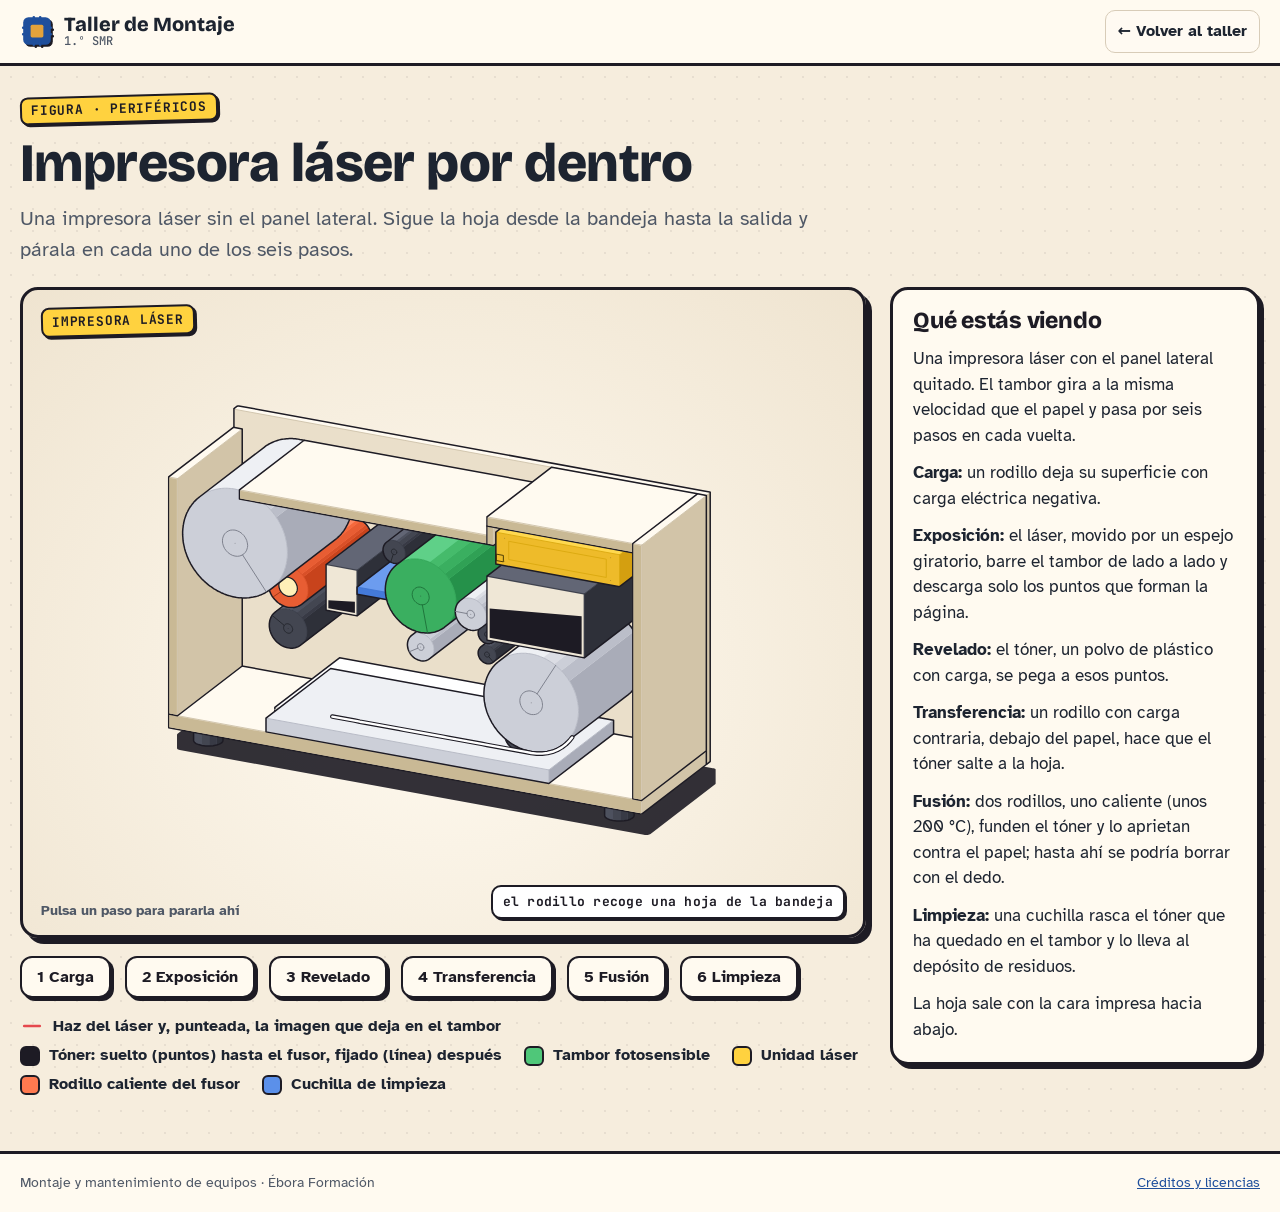
<file: figuras/impresora-laser.html>
<!doctype html>
<html lang="es" data-theme="light">
<head>
  <meta charset="utf-8">
  <meta name="color-scheme" content="light">
  <meta name="viewport" content="width=device-width, initial-scale=1, viewport-fit=cover">
  <title>Impresora láser por dentro · Taller de Montaje</title>
  <meta name="theme-color" content="#f6eddd">
  <link rel="icon" href="../assets/img/icono.svg" type="image/svg+xml">
  <link rel="preconnect" href="https://fonts.googleapis.com">
  <link rel="preconnect" href="https://fonts.gstatic.com" crossorigin>
  <link rel="stylesheet" href="https://fonts.googleapis.com/css2?family=Atkinson+Hyperlegible:ital,wght@0,400;0,700;1,400&family=Bricolage+Grotesque:opsz,wght@12..96,600;12..96,800&family=JetBrains+Mono:wght@500&display=swap">
  <style>
.iso{
  --anatomy-page:#0b0b0b;--anatomy-card:#131313;--anatomy-text:#a3a3a3;--anatomy-strong:#e6e6e6;--anatomy-muted:#6e6e6e;
  --anatomy-paper:#131313;--anatomy-face:#1b1b1b;--anatomy-top:#1c1c1c;
  --anatomy-shade-0:#0f0f0f;--anatomy-shade-1:#121212;--anatomy-shade-2:#151515;--anatomy-shade-3:#181818;
  --anatomy-lit-top:#262626;--anatomy-lit-shade:#1d1d1d;
  --anatomy-hi:#d4d4d4;--anatomy-mid:#6a6a6a;--anatomy-lo:#3e3e3e;--anatomy-faint:#2a2a2a;--anatomy-lit:#ffffff;
  --anatomy-halo:#050505;--anatomy-halo-opacity:.9;--anatomy-dot:#e6e6e6;
  --anatomy-red:#ff6b6b;--anatomy-green:#6be0a0;--anatomy-blue:#6b9bff;
  --anatomy-weight:.6px;--anatomy-ease:cubic-bezier(.32,.72,0,1);
  --anatomy-mono:ui-monospace,"SF Mono",Menlo,Consolas,monospace;
  --anatomy-lift:inset 0 1px 0 0 #ffffff0a,inset 0 0 0 1px #ffffff06,0 0 0 1px #00000026,0 1px 1px -.5px #00000014,0 3px 3px -1.5px #00000014,0 6px 6px -3px #00000014,0 12px 12px -6px #00000014;
}
.iso[data-theme="light"]{
  --anatomy-page:#f2f2ef;--anatomy-card:#fbfbfa;--anatomy-text:#57575a;--anatomy-strong:#18181a;--anatomy-muted:#8c8c90;
  --anatomy-paper:#fbfbfa;--anatomy-face:#ffffff;--anatomy-top:#ffffff;
  --anatomy-shade-0:#dcdcd9;--anatomy-shade-1:#e5e5e2;--anatomy-shade-2:#ededea;--anatomy-shade-3:#f4f4f1;
  --anatomy-lit-top:#ffffff;--anatomy-lit-shade:#eeeeeb;
  --anatomy-hi:#26262a;--anatomy-mid:#8a8a8f;--anatomy-lo:#b4b4b8;--anatomy-faint:#d4d4d6;--anatomy-lit:#000000;
  --anatomy-halo:#8a8a80;--anatomy-halo-opacity:.32;--anatomy-dot:#3a3a3e;
  --anatomy-red:#e5484d;--anatomy-green:#30a46c;--anatomy-blue:#3e63dd;
  --anatomy-lift:inset 0 1px 0 0 #ffffff,0 0 0 1px #0000000f,0 1px 1px -.5px #0000000a,0 3px 3px -1.5px #0000000a,0 6px 6px -3px #0000000a,0 12px 12px -6px #0000000a;
}
.iso-svg{display:block;width:100%;height:auto;overflow:visible}
.iso-svg path,.iso-svg circle{vector-effect:non-scaling-stroke}
.iso-fill{fill:var(--anatomy-paper);stroke:none}
.iso-solid[data-lit]>.iso-fill{fill:var(--anatomy-face)}
.iso-shade,.iso-top{stroke:none}
.iso-shade[data-shade="0"]{fill:var(--anatomy-shade-0)}
.iso-shade[data-shade="1"]{fill:var(--anatomy-shade-1)}
.iso-shade[data-shade="2"]{fill:var(--anatomy-shade-2)}
.iso-shade[data-shade="3"]{fill:var(--anatomy-shade-3)}
.iso-top{fill:var(--anatomy-top)}
.iso-solid[data-lit]>.iso-top{fill:var(--anatomy-lit-top)}
.iso-solid[data-lit]>.iso-shade{fill:var(--anatomy-lit-shade)}
.iso-solid[data-seamless]>.iso-shade,.iso-solid[data-seamless]>.iso-top{stroke-width:.4;stroke-linejoin:round}
.iso-solid[data-seamless]>.iso-shade[data-shade="0"]{stroke:var(--anatomy-shade-0)}
.iso-solid[data-seamless]>.iso-shade[data-shade="1"]{stroke:var(--anatomy-shade-1)}
.iso-solid[data-seamless]>.iso-shade[data-shade="2"]{stroke:var(--anatomy-shade-2)}
.iso-solid[data-seamless]>.iso-shade[data-shade="3"]{stroke:var(--anatomy-shade-3)}
.iso-solid[data-seamless]>.iso-top{stroke:var(--anatomy-top)}
.iso-solid[data-seamless][data-lit]>.iso-top{stroke:var(--anatomy-lit-top)}
.iso-solid[data-seamless][data-lit]>.iso-shade{stroke:var(--anatomy-lit-shade)}
.iso-solid[data-lit]>.iso-edge{stroke:var(--anatomy-lit)}
.iso-halo{fill:var(--anatomy-halo);stroke:none;filter:blur(9px);opacity:var(--anatomy-halo-opacity);transform:translateY(3px)}
.iso-line{fill:none;stroke:var(--anatomy-lo);stroke-width:var(--anatomy-weight);stroke-linecap:round;stroke-linejoin:round}
.iso-line[data-tone="hi"]{stroke:var(--anatomy-hi)}
.iso-line[data-tone="mid"]{stroke:var(--anatomy-mid)}
.iso-line[data-tone="lo"]{stroke:var(--anatomy-lo)}
.iso-line[data-tone="faint"]{stroke:var(--anatomy-faint)}
.iso-line[data-tone="lit"]{stroke:var(--anatomy-lit)}
.iso-line[data-tone="red"]{stroke:var(--anatomy-red)}
.iso-line[data-tone="green"]{stroke:var(--anatomy-green)}
.iso-line[data-tone="blue"]{stroke:var(--anatomy-blue)}
.iso-line[data-dotted]{stroke-dasharray:.01 3.5;stroke-width:1}
.iso-line[data-dashed]{stroke-dasharray:3 3}
.iso-line[data-flow]{stroke-dasharray:2 6}
.iso-wire-end{fill:var(--anatomy-paper);stroke:var(--anatomy-lo);stroke-width:var(--anatomy-weight)}
.iso-wire[data-tone="hi"] .iso-wire-end{stroke:var(--anatomy-hi)}
.iso-wire[data-tone="mid"] .iso-wire-end{stroke:var(--anatomy-mid)}
.iso-wire[data-tone="faint"] .iso-wire-end{stroke:var(--anatomy-faint)}
.iso-wire[data-tone="lit"] .iso-wire-end{stroke:var(--anatomy-lit)}
.iso-dots circle{fill:var(--anatomy-dot);stroke:none;opacity:.32}
.iso-dots[data-tone="hi"] circle{opacity:.85}
.iso-dots[data-tone="mid"] circle{opacity:.45}
.iso-dots[data-tone="lo"] circle{opacity:.22}
.iso-dots[data-tone="faint"] circle{opacity:.12}
.iso-face-text{fill:var(--anatomy-mid);font-family:var(--anatomy-mono);letter-spacing:.04em}
.iso-face-text[data-tone="hi"]{fill:var(--anatomy-hi)}
.iso-face-text[data-tone="lo"]{fill:var(--anatomy-lo)}
.iso-face-text[data-tone="faint"]{fill:var(--anatomy-faint)}
.tb-body{fill:var(--anatomy-shade-2);stroke:none}
.tb-shine{fill:var(--anatomy-top);stroke:none}
.tb-shade{fill:var(--anatomy-shade-0);stroke:none}
.tb-ring{fill:none;stroke:var(--anatomy-lo);stroke-width:.45;stroke-linecap:butt;stroke-linejoin:round}
.tb-ring[data-tone="mid"]{stroke:var(--anatomy-mid)}
.tb-ring[data-tone="faint"]{stroke:var(--anatomy-faint)}
.tb-ring[data-tone="hi"]{stroke:var(--anatomy-hi)}
@keyframes iso-flow{to{stroke-dashoffset:-32}}
@keyframes iso-pulse{0%,100%{opacity:.18}12%{opacity:1}40%{opacity:.18}}
.iso-line[data-flow]{animation:iso-flow 1600ms linear infinite}
.iso-dots circle[data-pulse]{animation:iso-pulse 1600ms steps(1,end) infinite;animation-delay:var(--pulse-at,0ms)}
.iso-figure{margin:32px 0 36px}
.iso-plate{position:relative;padding:52px 24px;border-radius:0;background:var(--anatomy-card);box-shadow:0 0 0 1px var(--anatomy-mid);--anatomy-paper:var(--anatomy-card)}
.iso-plate-corners{position:absolute;inset:18px 20px;pointer-events:none}
.iso-plate-corner{position:absolute;color:var(--anatomy-muted);font-family:var(--anatomy-mono);font-size:10.5px;line-height:1;letter-spacing:.04em;white-space:nowrap}
.iso-plate-corner[data-corner="fig"]{top:0;left:0;color:var(--anatomy-text)}
.iso-plate-corner[data-corner="title"]{top:0;right:0;text-transform:uppercase;letter-spacing:.1em}
.iso-plate-corner[data-corner="hint"]{bottom:0;left:0;text-transform:uppercase;letter-spacing:.1em}
.iso-plate-corner[data-corner="readout"]{right:0;bottom:0;color:var(--anatomy-text);font-variant-numeric:tabular-nums}
.iso-plate .iso-svg{margin:0 auto}
.iso-legend{display:grid;gap:8px;margin-top:12px;color:var(--anatomy-muted);font-size:13px;line-height:1.55}
.iso-keys{display:flex;flex-wrap:wrap;gap:6px 18px}
.iso-key{display:inline-flex;align-items:center;gap:7px}
.iso-swatch{width:16px;height:10px;flex:none;overflow:visible}
.iso-swatch path{fill:none;stroke:var(--anatomy-hi);stroke-width:1;vector-effect:non-scaling-stroke;stroke-linejoin:round;stroke-linecap:round}
.iso-swatch[data-mark="raised"] path,.iso-swatch[data-mark="flat"] path{stroke:var(--anatomy-mid)}
.iso-swatch[data-mark="lit"] path{stroke:var(--anatomy-lit)}
.iso-swatch[data-mark="dim"] path{stroke:var(--anatomy-lo)}
.iso-swatch[data-mark="dotted"] path{stroke-dasharray:.01 3;stroke-width:1.4}
.iso-swatch[data-mark="dashed"] path{stroke-dasharray:3 2.5}
.iso-swatch[data-mark="red"] path{stroke:var(--anatomy-red)}
.iso-swatch[data-mark="green"] path{stroke:var(--anatomy-green)}
.iso-swatch[data-mark="blue"] path{stroke:var(--anatomy-blue)}
.iso-swatch-crease{stroke:var(--anatomy-lo)!important}
@media (max-width:560px){.iso-plate{padding:48px 12px 70px}.iso-plate-corner[data-corner="hint"]{bottom:18px}}
@media (prefers-reduced-motion:reduce){.iso-line[data-flow],.iso-dots circle[data-pulse]{animation:none}}

.lp-cut{fill:#c9b995;stroke:none}
.lp-toner-box{fill:#efe7d6;stroke:none}
.lp-toner{fill:#1d1b24;stroke:none}
.lp-lamp{fill:#fff0b8;stroke:#1d1b24;stroke-width:1.2px;transition:fill .4s}
.lp-stage[data-hot] .lp-lamp{fill:#ff3d2e}
.iso-line.lp-paper-b{stroke:#1d1b24;stroke-width:4.6px}
.iso-line.lp-paper{stroke:#ffffff;stroke-width:2.4px}
.lp-sheet{fill:#ffffff;stroke:#1d1b24;stroke-width:1.5px;stroke-linejoin:round}
.iso-line.lp-beam{stroke:var(--anatomy-red);stroke-width:2px}
.iso-line.lp-latent{stroke:var(--anatomy-red);stroke-width:2.4px;stroke-dasharray:.1 3.6}
.iso-line.lp-ink{stroke:#1d1b24;stroke-width:3px;stroke-dasharray:.1 3.8}
.iso-line.lp-ink[data-fixed]{stroke-dasharray:none;stroke-width:1.8px}
.lp-stage [data-part] .iso-edge{transition:stroke .2s,stroke-width .2s}
.lp-stage[data-step="carga"] [data-part="carga"] .iso-edge,.lp-stage[data-step="exposicion"] [data-part="exposicion"] .iso-edge,.lp-stage[data-step="revelado"] [data-part="revelado"] .iso-edge,.lp-stage[data-step="transferencia"] [data-part="transferencia"] .iso-edge,.lp-stage[data-step="fusion"] [data-part="fusion"] .iso-edge,.lp-stage[data-step="limpieza"] [data-part="limpieza"] .iso-edge{stroke:var(--anatomy-red);stroke-width:3px}
.lp-stage{outline:none;touch-action:manipulation}
</style>
  <link rel="stylesheet" href="../assets/css/app.css">
  <link rel="stylesheet" href="../assets/css/dibujo.css">
  <link rel="stylesheet" href="../assets/css/figura.css">
</head>
<body>
  <a class="saltar" href="#contenido">Saltar al contenido</a>
  <header class="cabecera">
    <a class="marca" href="../index.html#/">
      <svg viewBox="0 0 32 32" aria-hidden="true"><rect x="3" y="3" width="26" height="26" rx="5" fill="var(--azul)"/><rect x="10" y="10" width="12" height="12" rx="1.5" fill="var(--ambar)"/><path d="M13 3v4M19 3v4M13 25v4M19 25v4M3 13h4M3 19h4M25 13h4M25 19h4" stroke="var(--azul)" stroke-width="2.4" stroke-linecap="round"/></svg>
      <span><b>Taller de Montaje</b><small>1.º SMR</small></span>
    </a>
    <a class="btn-lateral btn-volver" href="../index.html#/">← Volver al taller</a>
  </header>
  <main id="contenido" tabindex="-1">
    <div class="fig iso" data-theme="light">
      <div class="fig-cab">
        <span class="etiqueta">Figura · Periféricos</span>
        <h1>Impresora láser por dentro</h1>
        <p class="lead">Una impresora láser sin el panel lateral. Sigue la hoja desde la bandeja hasta la salida y párala en cada uno de los seis pasos.</p>
      </div>
      <figure class="iso-figure"><div class="iso-plate"><div class="iso-plate-corners" aria-hidden="true"><span class="iso-plate-corner" data-corner="fig">Fig 3</span><span class="iso-plate-corner" data-corner="title">Impresora láser</span><span class="iso-plate-corner" data-corner="hint">Pulsa un paso para pararla ahí</span><span class="iso-plate-corner" data-corner="readout" data-readout></span></div><div class="iso-stage lp-stage" tabindex="0" role="group" aria-label="Impresora láser: pulsa del 1 al 6 para parar la impresión en cada paso; Escape la reanuda"><svg xmlns="http://www.w3.org/2000/svg" class="iso-svg" viewBox="0 0 720 470" role="img" aria-label="Impresora láser con el panel lateral quitado. Se ve la hoja salir de la bandeja, dar la vuelta, pasar bajo el tambor fotosensible, cruzar el fusor y salir por arriba. Alrededor del tambor están el rodillo de carga, el haz del láser, el rodillo de revelado con la tolva de tóner, el rodillo de transferencia y la cuchilla de limpieza."><path class="iso-halo" d="M113.4 339L113.6 338.7L113.9 338.4L172.4 293.4L172.8 293.2L173.4 292.9L174.1 292.7L174.9 292.6L175.8 292.5L176.6 292.5L177.5 292.6L178.3 292.7L598.1 369.4L598.9 369.6L599.5 369.8L600 370L600.4 370.3L600.6 370.7L600.6 371L600.6 383.4L600.5 383.7L600.2 384L541.7 428.9L541.2 429.2L540.6 429.4L539.9 429.6L539.1 429.8L538.3 429.8L537.4 429.8L536.5 429.8L535.7 429.7L115.9 353L115.2 352.8L114.5 352.6L114 352.3L113.7 352L113.5 351.7L113.4 351.4Z"/><g class="m-grafito"><g class="iso-solid"><path class="iso-fill" d="M179.2 304.9L179.5 303.6L180.6 302.4L182.5 301.3L185.1 300.4L188.2 299.8L191.6 299.6L195.1 299.6L198.4 300.1L201.3 300.8L203.6 301.8L205.2 302.9L205.9 304.2L205.9 316.6L205.7 317.9L204.6 319.1L202.6 320.2L200 321.1L196.9 321.7L193.5 321.9L190 321.8L186.7 321.4L183.8 320.7L181.5 319.7L179.9 318.6L179.2 317.3Z"/><path class="iso-shade" data-shade="0" d="M204.6 319.1L202.6 320.2L202.6 307.8L204.6 306.7ZM202.6 320.2L200 321.1L200 308.7L202.6 307.8ZM205.9 316.6L205.7 317.9L205.7 305.5L205.9 304.2ZM205.7 317.9L204.6 319.1L204.6 306.7L205.7 305.5Z"/><path class="iso-shade" data-shade="1" d="M200 321.1L196.9 321.7L196.9 309.3L200 308.7ZM196.9 321.7L193.5 321.9L193.5 309.5L196.9 309.3Z"/><path class="iso-shade" data-shade="2" d="M193.5 321.9L190 321.8L190 309.5L193.5 309.5ZM190 321.8L186.7 321.4L186.7 309L190 309.5Z"/><path class="iso-shade" data-shade="3" d="M186.7 321.4L183.8 320.7L183.8 308.3L186.7 309ZM183.8 320.7L181.5 319.7L181.5 307.3L183.8 308.3ZM181.5 319.7L179.9 318.6L179.9 306.2L181.5 307.3ZM179.9 318.6L179.2 317.3L179.2 304.9L179.9 306.2Z"/><path class="iso-top" d="M204.6 306.7L202.6 307.8L200 308.7L196.9 309.3L193.5 309.5L190 309.5L186.7 309L183.8 308.3L181.5 307.3L179.9 306.2L179.2 304.9L179.5 303.6L180.6 302.4L182.5 301.3L185.1 300.4L188.2 299.8L191.6 299.6L195.1 299.6L198.4 300.1L201.3 300.8L203.6 301.8L205.2 302.9L205.9 304.2L205.7 305.5Z"/><path class="iso-line iso-crease" data-tone="faint" d="M205.9 304.2L205.7 305.5L204.6 306.7L202.6 307.8L200 308.7L196.9 309.3L193.5 309.5L190 309.5L186.7 309L183.8 308.3L181.5 307.3L179.9 306.2L179.2 304.9"/><path class="iso-line iso-edge" data-tone="hi" d="M179.2 304.9L179.5 303.6L180.6 302.4L182.5 301.3L185.1 300.4L188.2 299.8L191.6 299.6L195.1 299.6L198.4 300.1L201.3 300.8L203.6 301.8L205.2 302.9L205.9 304.2M205.9 316.6L205.7 317.9L204.6 319.1L202.6 320.2L200 321.1L196.9 321.7L193.5 321.9L190 321.8L186.7 321.4L183.8 320.7L181.5 319.7L179.9 318.6L179.2 317.3M179.2 304.9L179.2 317.3M205.9 304.2L205.9 316.6"/></g></g><g class="m-grafito"><g class="iso-solid"><path class="iso-fill" d="M134.4 339.3L134.6 338L135.7 336.8L137.6 335.7L140.2 334.9L143.4 334.3L146.8 334L150.3 334.1L153.6 334.5L156.5 335.2L158.8 336.2L160.3 337.4L161 338.7L161 351L160.8 352.3L159.7 353.6L157.8 354.7L155.2 355.5L152.1 356.1L148.6 356.4L145.2 356.3L141.9 355.9L139 355.1L136.6 354.2L135.1 353L134.4 351.7Z"/><path class="iso-shade" data-shade="0" d="M159.7 353.6L157.8 354.7L157.8 342.3L159.7 341.2ZM157.8 354.7L155.2 355.5L155.2 343.1L157.8 342.3ZM161 351L160.8 352.3L160.8 340L161 338.7ZM160.8 352.3L159.7 353.6L159.7 341.2L160.8 340Z"/><path class="iso-shade" data-shade="1" d="M155.2 355.5L152.1 356.1L152.1 343.7L155.2 343.1ZM152.1 356.1L148.6 356.4L148.6 344L152.1 343.7Z"/><path class="iso-shade" data-shade="2" d="M148.6 356.4L145.2 356.3L145.2 343.9L148.6 344ZM145.2 356.3L141.9 355.9L141.9 343.5L145.2 343.9Z"/><path class="iso-shade" data-shade="3" d="M141.9 355.9L139 355.1L139 342.8L141.9 343.5ZM139 355.1L136.6 354.2L136.6 341.8L139 342.8ZM136.6 354.2L135.1 353L135.1 340.6L136.6 341.8ZM135.1 353L134.4 351.7L134.4 339.3L135.1 340.6Z"/><path class="iso-top" d="M159.7 341.2L157.8 342.3L155.2 343.1L152.1 343.7L148.6 344L145.2 343.9L141.9 343.5L139 342.8L136.6 341.8L135.1 340.6L134.4 339.3L134.6 338L135.7 336.8L137.6 335.7L140.2 334.9L143.4 334.3L146.8 334L150.3 334.1L153.6 334.5L156.5 335.2L158.8 336.2L160.3 337.4L161 338.7L160.8 340Z"/><path class="iso-line iso-crease" data-tone="faint" d="M161 338.7L160.8 340L159.7 341.2L157.8 342.3L155.2 343.1L152.1 343.7L148.6 344L145.2 343.9L141.9 343.5L139 342.8L136.6 341.8L135.1 340.6L134.4 339.3"/><path class="iso-line iso-edge" data-tone="hi" d="M134.4 339.3L134.6 338L135.7 336.8L137.6 335.7L140.2 334.9L143.4 334.3L146.8 334L150.3 334.1L153.6 334.5L156.5 335.2L158.8 336.2L160.3 337.4L161 338.7M161 351L160.8 352.3L159.7 353.6L157.8 354.7L155.2 355.5L152.1 356.1L148.6 356.4L145.2 356.3L141.9 355.9L139 355.1L136.6 354.2L135.1 353L134.4 351.7M134.4 339.3L134.4 351.7M161 338.7L161 351"/></g></g><g class="m-grafito"><g class="iso-solid"><path class="iso-fill" d="M551.1 372.8L551.3 371.5L552.4 370.3L554.3 369.2L556.9 368.3L560 367.8L563.5 367.5L566.9 367.6L570.2 368L573.1 368.7L575.5 369.7L577 370.9L577.7 372.1L577.7 384.5L577.5 385.8L576.4 387.1L574.5 388.1L571.9 389L568.7 389.6L565.3 389.8L561.8 389.8L558.5 389.4L555.6 388.6L553.3 387.7L551.8 386.5L551.1 385.2Z"/><path class="iso-shade" data-shade="0" d="M576.4 387.1L574.5 388.1L574.5 375.8L576.4 374.7ZM574.5 388.1L571.9 389L571.9 376.6L574.5 375.8ZM577.7 384.5L577.5 385.8L577.5 373.4L577.7 372.1ZM577.5 385.8L576.4 387.1L576.4 374.7L577.5 373.4Z"/><path class="iso-shade" data-shade="1" d="M571.9 389L568.7 389.6L568.7 377.2L571.9 376.6ZM568.7 389.6L565.3 389.8L565.3 377.5L568.7 377.2Z"/><path class="iso-shade" data-shade="2" d="M565.3 389.8L561.8 389.8L561.8 377.4L565.3 377.5ZM561.8 389.8L558.5 389.4L558.5 377L561.8 377.4Z"/><path class="iso-shade" data-shade="3" d="M558.5 389.4L555.6 388.6L555.6 376.3L558.5 377ZM555.6 388.6L553.3 387.7L553.3 375.3L555.6 376.3ZM553.3 387.7L551.8 386.5L551.8 374.1L553.3 375.3ZM551.8 386.5L551.1 385.2L551.1 372.8L551.8 374.1Z"/><path class="iso-top" d="M576.4 374.7L574.5 375.8L571.9 376.6L568.7 377.2L565.3 377.5L561.8 377.4L558.5 377L555.6 376.3L553.3 375.3L551.8 374.1L551.1 372.8L551.3 371.5L552.4 370.3L554.3 369.2L556.9 368.3L560 367.8L563.5 367.5L566.9 367.6L570.2 368L573.1 368.7L575.5 369.7L577 370.9L577.7 372.1L577.5 373.4Z"/><path class="iso-line iso-crease" data-tone="faint" d="M577.7 372.1L577.5 373.4L576.4 374.7L574.5 375.8L571.9 376.6L568.7 377.2L565.3 377.5L561.8 377.4L558.5 377L555.6 376.3L553.3 375.3L551.8 374.1L551.1 372.8"/><path class="iso-line iso-edge" data-tone="hi" d="M551.1 372.8L551.3 371.5L552.4 370.3L554.3 369.2L556.9 368.3L560 367.8L563.5 367.5L566.9 367.6L570.2 368L573.1 368.7L575.5 369.7L577 370.9L577.7 372.1M577.7 384.5L577.5 385.8L576.4 387.1L574.5 388.1L571.9 389L568.7 389.6L565.3 389.8L561.8 389.8L558.5 389.4L555.6 388.6L553.3 387.7L551.8 386.5L551.1 385.2M551.1 372.8L551.1 385.2M577.7 372.1L577.7 384.5"/></g></g><g class="m-grafito"><g class="iso-solid"><path class="iso-fill" d="M506.2 407.3L506.4 406L507.5 404.7L509.5 403.7L512.1 402.8L515.2 402.2L518.6 401.9L522.1 402L525.4 402.4L528.3 403.2L530.6 404.1L532.2 405.3L532.9 406.6L532.9 419L532.6 420.3L531.5 421.5L529.6 422.6L527 423.5L523.9 424L520.5 424.3L517 424.2L513.7 423.8L510.8 423.1L508.5 422.1L506.9 420.9L506.2 419.7Z"/><path class="iso-shade" data-shade="0" d="M531.5 421.5L529.6 422.6L529.6 410.2L531.5 409.1ZM529.6 422.6L527 423.5L527 411.1L529.6 410.2ZM532.9 419L532.6 420.3L532.6 407.9L532.9 406.6ZM532.6 420.3L531.5 421.5L531.5 409.1L532.6 407.9Z"/><path class="iso-shade" data-shade="1" d="M527 423.5L523.9 424L523.9 411.7L527 411.1ZM523.9 424L520.5 424.3L520.5 411.9L523.9 411.7Z"/><path class="iso-shade" data-shade="2" d="M520.5 424.3L517 424.2L517 411.8L520.5 411.9ZM517 424.2L513.7 423.8L513.7 411.4L517 411.8Z"/><path class="iso-shade" data-shade="3" d="M513.7 423.8L510.8 423.1L510.8 410.7L513.7 411.4ZM510.8 423.1L508.5 422.1L508.5 409.7L510.8 410.7ZM508.5 422.1L506.9 420.9L506.9 408.6L508.5 409.7ZM506.9 420.9L506.2 419.7L506.2 407.3L506.9 408.6Z"/><path class="iso-top" d="M531.5 409.1L529.6 410.2L527 411.1L523.9 411.7L520.5 411.9L517 411.8L513.7 411.4L510.8 410.7L508.5 409.7L506.9 408.6L506.2 407.3L506.4 406L507.5 404.7L509.5 403.7L512.1 402.8L515.2 402.2L518.6 401.9L522.1 402L525.4 402.4L528.3 403.2L530.6 404.1L532.2 405.3L532.9 406.6L532.6 407.9Z"/><path class="iso-line iso-crease" data-tone="faint" d="M532.9 406.6L532.6 407.9L531.5 409.1L529.6 410.2L527 411.1L523.9 411.7L520.5 411.9L517 411.8L513.7 411.4L510.8 410.7L508.5 409.7L506.9 408.6L506.2 407.3"/><path class="iso-line iso-edge" data-tone="hi" d="M506.2 407.3L506.4 406L507.5 404.7L509.5 403.7L512.1 402.8L515.2 402.2L518.6 401.9L522.1 402L525.4 402.4L528.3 403.2L530.6 404.1L532.2 405.3L532.9 406.6M532.9 419L532.6 420.3L531.5 421.5L529.6 422.6L527 423.5L523.9 424L520.5 424.3L517 424.2L513.7 423.8L510.8 423.1L508.5 422.1L506.9 420.9L506.2 419.7M506.2 407.3L506.2 419.7M532.9 406.6L532.9 419"/></g></g><g class="m-crema"><g class="iso-solid"><path class="iso-fill" d="M170.9 51.5L170.9 51.2L173.8 49L174.5 48.8L175.3 48.8L601.1 126.6L601.7 126.8L601.7 370.2L601.6 370.5L598.7 372.7L598.1 372.9L597.2 372.9L171.4 295.1L170.9 294.9Z"/><path class="iso-shade" data-shade="0" d="M601.7 370.2L601.6 370.5L601.6 127.1L601.7 126.8ZM601.6 370.5L598.7 372.7L598.7 129.4L601.6 127.1ZM598.7 372.7L598.1 372.9L598.1 129.6L598.7 129.4Z"/><path class="iso-shade" data-shade="2" d="M598.1 372.9L597.2 372.9L597.2 129.6L598.1 129.6ZM597.2 372.9L171.4 295.1L171.4 51.8L597.2 129.6Z"/><path class="iso-shade" data-shade="3" d="M171.4 295.1L170.9 294.9L170.9 51.5L171.4 51.8Z"/><path class="iso-top" d="M601.1 126.6L601.7 126.8L601.6 127.1L598.7 129.4L598.1 129.6L597.2 129.6L171.4 51.8L170.9 51.5L170.9 51.2L173.8 49L174.5 48.8L175.3 48.8Z"/><path class="iso-line iso-crease" data-tone="faint" d="M601.7 126.8L601.6 127.1L598.7 129.4L598.1 129.6L597.2 129.6L171.4 51.8L170.9 51.5"/><path class="iso-line iso-edge" data-tone="hi" d="M170.9 51.5L170.9 51.2L173.8 49L174.5 48.8L175.3 48.8L601.1 126.6L601.7 126.8M601.7 370.2L601.6 370.5L598.7 372.7L598.1 372.9L597.2 372.9L171.4 295.1L170.9 294.9M601.7 126.8L601.7 370.2M170.9 51.5L170.9 294.9"/></g></g><g class="m-crema"><g class="iso-solid"><path class="iso-fill" d="M111.9 327.5L170.4 282.6L598.2 360.7L598.2 373.1L539.7 418L111.9 339.9Z"/><path class="iso-shade" data-shade="0" d="M598.2 360.7L598.2 373.1L539.7 418L539.7 405.7Z"/><path class="iso-shade" data-shade="2" d="M111.9 327.5L539.7 405.7L539.7 418L111.9 339.9Z"/><path class="iso-top" d="M170.4 282.6L598.2 360.7L539.7 405.7L111.9 327.5Z"/><path class="iso-line iso-crease" data-tone="faint" d="M111.9 327.5L539.7 405.7M598.2 360.7L539.7 405.7M539.7 405.7L539.7 418"/><path class="iso-line iso-edge" data-tone="hi" d="M111.9 327.5L170.4 282.6L598.2 360.7L598.2 373.1L539.7 418L111.9 339.9Z"/></g><path class="lp-cut" d="M112.5 339.4L539.1 417.3L539.1 406.2L112.5 328.2Z"/></g><g class="m-crema"><g class="iso-solid"><path class="iso-fill" d="M111.9 113L170.4 68.1L178.4 69.6L178.4 284L119.9 329L111.9 327.5Z"/><path class="iso-shade" data-shade="0" d="M178.4 69.6L178.4 284L119.9 329L119.9 114.5Z"/><path class="iso-shade" data-shade="2" d="M111.9 113L119.9 114.5L119.9 329L111.9 327.5Z"/><path class="iso-top" d="M170.4 68.1L178.4 69.6L119.9 114.5L111.9 113Z"/><path class="iso-line iso-crease" data-tone="faint" d="M111.9 113L119.9 114.5M178.4 69.6L119.9 114.5M119.9 114.5L119.9 329"/><path class="iso-line iso-edge" data-tone="hi" d="M111.9 113L170.4 68.1L178.4 69.6L178.4 284L119.9 329L111.9 327.5Z"/></g><path class="lp-cut" d="M112.5 327L119.3 328.2L119.3 115L112.5 113.8Z"/></g><g class="m-grafito" data-part="fusion" data-name="fuser-press"><g class="iso-solid"><path class="iso-fill" d="M202.9 247L202.9 245.6L203.1 244.3L203.3 243L203.7 241.7L204.2 240.5L204.7 239.4L205.4 238.3L206.1 237.3L207 236.3L207.9 235.5L208.8 234.7L267.3 189.8L268.4 189.2L269.5 188.6L270.7 188.1L271.9 187.8L273.1 187.5L274.4 187.4L275.7 187.4L277 187.4L278.4 187.6L279.7 187.9L281 188.3L282.3 188.8L283.6 189.4L284.9 190.2L286.1 191L287.3 191.8L288.4 192.8L289.4 193.8L290.4 195L291.3 196.1L292.1 197.4L292.9 198.6L293.5 200L294.1 201.3L294.5 202.7L294.9 204.1L295.2 205.5L295.3 206.9L295.4 208.3L295.3 209.6L295.2 211L294.9 212.3L294.5 213.5L294.1 214.7L293.5 215.9L292.9 217L292.1 218L291.3 218.9L290.4 219.8L289.4 220.5L230.9 265.4L229.9 266.1L228.8 266.7L227.6 267.1L226.4 267.5L225.1 267.7L223.8 267.9L222.5 267.9L221.2 267.8L219.9 267.6L218.5 267.3L217.2 266.9L215.9 266.4L214.6 265.8L213.4 265.1L212.2 264.3L211 263.4L209.9 262.5L208.8 261.4L207.9 260.3L207 259.1L206.1 257.9L205.4 256.6L204.7 255.3L204.2 253.9L203.7 252.6L203.3 251.2L203.1 249.8L202.9 248.4Z"/><path class="iso-shade" data-shade="0" d="M292.1 197.4L293.5 200L294.5 202.7L295.2 205.5L295.4 208.3L295.2 211L294.5 213.5L293.5 215.9L292.1 218L290.4 219.8L231.9 264.7L233.6 262.9L235 260.8L236 258.5L236.7 255.9L236.9 253.2L236.7 250.4L236 247.6L235 244.9L233.6 242.3Z"/><path class="iso-shade" data-shade="1" d="M290.4 195L292.1 197.4L233.6 242.3L231.9 239.9Z"/><path class="iso-shade" data-shade="2" d="M286.1 191L288.4 192.8L290.4 195L231.9 239.9L229.9 237.7L227.6 235.9ZM219.9 232.6L222.5 233.3L225.1 234.4L227.6 235.9L229.9 237.7L231.9 239.9L233.6 242.3L235 244.9L236 247.6L236.7 250.4L236.9 253.2L236.7 255.9L236 258.5L235 260.8L233.6 262.9L231.9 264.7L229.9 266.1L227.6 267.1L225.1 267.7L222.5 267.9L219.9 267.6L217.2 266.9L214.6 265.8L212.2 264.3L209.9 262.5L207.9 260.3L206.1 257.9L204.7 255.3L203.7 252.6L203.1 249.8L202.9 247L203.1 244.3L203.7 241.7L204.7 239.4L206.1 237.3L207.9 235.5L209.9 234.1L212.2 233.1L214.6 232.5L217.2 232.3L219.9 232.6L219.9 250.1L219.9 250.1L219.9 250.1L219.9 250.1L219.9 250.1L219.9 250.1L219.9 250.1L219.9 250.1L219.9 250.1L219.9 250.1L219.9 250.1L219.9 250.1L219.9 250.1L219.9 250.1L219.9 250.1L219.9 250.1L219.9 250.1L219.9 250.1L219.9 250.1L219.9 250.1L219.9 250.1L219.9 250.1L219.9 250.1L219.9 250.1L219.9 250.1L219.9 250.1L219.9 250.1L219.9 250.1L219.9 250.1L219.9 250.1L219.9 250.1L219.9 250.1L219.9 250.1L219.9 250.1L219.9 250.1L219.9 250.1L219.9 250.1L219.9 250.1L219.9 250.1L219.9 250.1L219.9 250.1Z"/><path class="iso-shade" data-shade="3" d="M281 188.3L283.6 189.4L286.1 191L227.6 235.9L225.1 234.4L222.5 233.3Z"/><path class="iso-top" d="M266.4 190.6L268.4 189.2L270.7 188.1L273.1 187.5L275.7 187.4L278.4 187.6L281 188.3L222.5 233.3L219.9 232.6L217.2 232.3L214.6 232.5L212.2 233.1L209.9 234.1L207.9 235.5Z"/><path class="iso-line iso-crease" data-tone="faint" d="M208.4 235.1L209.4 234.4L210.5 233.8L211.6 233.3L212.8 232.9L214 232.6L215.3 232.4L216.6 232.3L217.9 232.3L219.2 232.5L220.6 232.7L221.9 233.1L223.2 233.5L224.5 234.1L225.8 234.7L227 235.5L228.2 236.3L229.3 237.3L230.4 238.3L231.4 239.4L232.4 240.5L233.2 241.7L234 243L234.7 244.3L235.3 245.6L235.8 247L236.2 248.4L236.5 249.7L236.7 251.1L236.9 252.5L236.9 253.9L236.7 255.3L236.5 256.6L236.2 257.9L235.8 259.1L235.3 260.3L234.7 261.4L234 262.4L233.2 263.4L232.3 264.3L231.4 265.1"/><path class="iso-line iso-edge" data-tone="hi" d="M202.9 247L202.9 245.6L203.1 244.3L203.3 243L203.7 241.7L204.2 240.5L204.7 239.4L205.4 238.3L206.1 237.3L207 236.3L207.9 235.5L208.8 234.7L267.3 189.8L268.4 189.2L269.5 188.6L270.7 188.1L271.9 187.8L273.1 187.5L274.4 187.4L275.7 187.4L277 187.4L278.4 187.6L279.7 187.9L281 188.3L282.3 188.8L283.6 189.4L284.9 190.2L286.1 191L287.3 191.8L288.4 192.8L289.4 193.8L290.4 195L291.3 196.1L292.1 197.4L292.9 198.6L293.5 200L294.1 201.3L294.5 202.7L294.9 204.1L295.2 205.5L295.3 206.9L295.4 208.3L295.3 209.6L295.2 211L294.9 212.3L294.5 213.5L294.1 214.7L293.5 215.9L292.9 217L292.1 218L291.3 218.9L290.4 219.8L289.4 220.5L230.9 265.4L229.9 266.1L228.8 266.7L227.6 267.1L226.4 267.5L225.1 267.7L223.8 267.9L222.5 267.9L221.2 267.8L219.9 267.6L218.5 267.3L217.2 266.9L215.9 266.4L214.6 265.8L213.4 265.1L212.2 264.3L211 263.4L209.9 262.5L208.8 261.4L207.9 260.3L207 259.1L206.1 257.9L205.4 256.6L204.7 255.3L204.2 253.9L203.7 252.6L203.3 251.2L203.1 249.8L202.9 248.4Z"/></g><path class="iso-line" data-tone="lo" d="M224 250.8L223.9 250L223.6 249.2L223.3 248.4L222.8 247.6L222.1 247L221.4 246.5L220.7 246.1L219.9 245.9L219.1 245.8L218.3 245.9L217.6 246.2L217 246.6L216.5 247.1L216.1 247.8L215.9 248.5L215.8 249.3L215.9 250.2L216.1 251L216.5 251.8L217 252.5L217.6 253.2L218.3 253.7L219.1 254.1L219.9 254.3L220.7 254.4L221.4 254.3L222.1 254L222.8 253.6L223.3 253.1L223.6 252.4L223.9 251.6Z"/><g class="iso-dots" data-tone="mid"><circle cx="219.9" cy="250.1" r="0.45"/></g><path class="iso-line lp-spoke" data-tone="lo" data-roller="fuser-press"/></g><g class="m-naranja" data-part="fusion" data-name="fuser-hot"><g class="iso-solid"><path class="iso-fill" d="M201.9 209.1L201.9 207.7L202.1 206.3L202.3 205L202.7 203.7L203.1 202.5L203.7 201.3L204.3 200.2L205 199.2L205.8 198.2L206.7 197.3L207.6 196.5L266.1 151.6L267.2 150.9L268.2 150.2L269.4 149.7L270.6 149.3L271.8 148.9L273.1 148.7L274.4 148.6L275.7 148.6L277 148.7L278.4 148.9L279.7 149.2L281.1 149.6L282.4 150.1L283.7 150.7L284.9 151.3L286.2 152.1L287.4 153L288.5 153.9L289.6 155L290.6 156.1L291.6 157.2L292.4 158.4L293.2 159.7L294 161L294.6 162.3L295.1 163.7L295.6 165.1L295.9 166.5L296.2 167.9L296.3 169.3L296.4 170.7L296.3 172.1L296.2 173.4L295.9 174.8L295.6 176L295.1 177.3L294.6 178.4L294 179.5L293.2 180.6L292.4 181.6L291.6 182.5L290.6 183.3L232.1 228.2L231.1 228.9L230 229.5L228.9 230.1L227.7 230.5L226.4 230.8L225.2 231.1L223.9 231.2L222.6 231.2L221.2 231.1L219.9 230.9L218.5 230.6L217.2 230.2L215.9 229.7L214.6 229.1L213.3 228.4L212.1 227.7L210.9 226.8L209.7 225.8L208.7 224.8L207.6 223.7L206.7 222.6L205.8 221.4L205 220.1L204.3 218.8L203.7 217.4L203.1 216.1L202.7 214.7L202.3 213.3L202.1 211.9L201.9 210.5Z"/><path class="iso-shade" data-shade="0" d="M292.4 158.4L294 161L295.1 163.7L295.9 166.5L296.3 169.3L296.3 172.1L295.9 174.8L295.1 177.3L294 179.5L292.4 181.6L290.6 183.3L232.1 228.2L233.9 226.5L235.5 224.5L236.6 222.2L237.4 219.7L237.8 217L237.8 214.2L237.4 211.4L236.6 208.6L235.5 205.9L233.9 203.4Z"/><path class="iso-shade" data-shade="1" d="M290.6 156.1L292.4 158.4L233.9 203.4L232.1 201Z"/><path class="iso-shade" data-shade="2" d="M286.2 152.1L288.5 153.9L290.6 156.1L232.1 201L230 198.9L227.7 197.1ZM219.9 193.8L222.6 194.5L225.2 195.6L227.7 197.1L230 198.9L232.1 201L233.9 203.4L235.5 205.9L236.6 208.6L237.4 211.4L237.8 214.2L237.8 217L237.4 219.7L236.6 222.2L235.5 224.5L233.9 226.5L232.1 228.2L230 229.5L227.7 230.5L225.2 231.1L222.6 231.2L219.9 230.9L217.2 230.2L214.6 229.1L212.1 227.7L209.7 225.8L207.6 223.7L205.8 221.4L204.3 218.8L203.1 216.1L202.3 213.3L201.9 210.5L201.9 207.7L202.3 205L203.1 202.5L204.3 200.2L205.8 198.2L207.6 196.5L209.7 195.2L212.1 194.2L214.6 193.7L217.2 193.5L219.9 193.8L219.9 212.4L219.9 212.4L219.9 212.4L219.9 212.4L219.9 212.4L219.9 212.4L219.9 212.4L219.9 212.4L219.9 212.4L219.9 212.4L219.9 212.4L219.9 212.4L219.9 212.4L219.9 212.4L219.9 212.4L219.9 212.4L219.9 212.4L219.9 212.4L219.9 212.4L219.9 212.4L219.9 212.4L219.9 212.4L219.9 212.4L219.9 212.4L219.9 212.4L219.9 212.4L219.9 212.4L219.9 212.4L219.9 212.4L219.9 212.4L219.9 212.4L219.9 212.4L219.9 212.4L219.9 212.4L219.9 212.4L219.9 212.4L219.9 212.4L219.9 212.4L219.9 212.4L219.9 212.4L219.9 212.4L219.9 212.4L219.9 212.4Z"/><path class="iso-shade" data-shade="3" d="M283.7 150.7L286.2 152.1L227.7 197.1L225.2 195.6Z"/><path class="iso-top" d="M266.1 151.6L268.2 150.2L270.6 149.3L273.1 148.7L275.7 148.6L278.4 148.9L281.1 149.6L283.7 150.7L225.2 195.6L222.6 194.5L219.9 193.8L217.2 193.5L214.6 193.7L212.1 194.2L209.7 195.2L207.6 196.5Z"/><path class="iso-line iso-crease" data-tone="faint" d="M207.7 196.5L208.7 195.8L209.8 195.1L210.9 194.6L212.1 194.2L213.4 193.9L214.6 193.6L215.9 193.5L217.2 193.5L218.6 193.6L219.9 193.8L221.3 194.1L222.6 194.5L223.9 195L225.2 195.6L226.5 196.3L227.7 197.1L228.9 198L230.1 198.9L231.1 199.9L232.2 201L233.1 202.2L234 203.4L234.8 204.7L235.5 206L236.1 207.3L236.6 208.7L237.1 210.1L237.4 211.5L237.7 212.9L237.8 214.3L237.9 215.7L237.8 217.1L237.7 218.4L237.4 219.7L237 221L236.6 222.2L236.1 223.4L235.4 224.5L234.7 225.6L233.9 226.5L233 227.4L232.1 228.2"/><path class="iso-line iso-edge" data-tone="hi" d="M201.9 209.1L201.9 207.7L202.1 206.3L202.3 205L202.7 203.7L203.1 202.5L203.7 201.3L204.3 200.2L205 199.2L205.8 198.2L206.7 197.3L207.6 196.5L266.1 151.6L267.2 150.9L268.2 150.2L269.4 149.7L270.6 149.3L271.8 148.9L273.1 148.7L274.4 148.6L275.7 148.6L277 148.7L278.4 148.9L279.7 149.2L281.1 149.6L282.4 150.1L283.7 150.7L284.9 151.3L286.2 152.1L287.4 153L288.5 153.9L289.6 155L290.6 156.1L291.6 157.2L292.4 158.4L293.2 159.7L294 161L294.6 162.3L295.1 163.7L295.6 165.1L295.9 166.5L296.2 167.9L296.3 169.3L296.4 170.7L296.3 172.1L296.2 173.4L295.9 174.8L295.6 176L295.1 177.3L294.6 178.4L294 179.5L293.2 180.6L292.4 181.6L291.6 182.5L290.6 183.3L232.1 228.2L231.1 228.9L230 229.5L228.9 230.1L227.7 230.5L226.4 230.8L225.2 231.1L223.9 231.2L222.6 231.2L221.2 231.1L219.9 230.9L218.5 230.6L217.2 230.2L215.9 229.7L214.6 229.1L213.3 228.4L212.1 227.7L210.9 226.8L209.7 225.8L208.7 224.8L207.6 223.7L206.7 222.6L205.8 221.4L205 220.1L204.3 218.8L203.7 217.4L203.1 216.1L202.7 214.7L202.3 213.3L202.1 211.9L201.9 210.5Z"/></g><path class="iso-line" data-tone="lo" d="M224.2 213.1L224.1 212.3L223.9 211.4L223.5 210.5L222.9 209.8L222.3 209.1L221.5 208.5L220.7 208.1L219.9 207.9L219 207.8L218.2 207.9L217.5 208.2L216.8 208.6L216.3 209.2L215.9 209.9L215.6 210.7L215.6 211.6L215.6 212.5L215.9 213.3L216.3 214.2L216.8 214.9L217.5 215.6L218.2 216.2L219 216.6L219.9 216.8L220.7 216.9L221.5 216.8L222.3 216.5L222.9 216.1L223.5 215.5L223.9 214.8L224.1 214Z"/><g class="iso-dots" data-tone="mid"><circle cx="219.9" cy="212.4" r="0.45"/></g><path class="iso-line lp-spoke" data-tone="lo" data-roller="fuser-hot"/></g><path class="lp-lamp" d="M228.3 213.9L228 211.6L227.1 209.4L225.8 207.3L224.1 205.6L222 204.4L219.9 203.7L217.7 203.6L215.7 204.1L213.9 205.1L212.6 206.7L211.8 208.6L211.5 210.8L211.8 213.1L212.6 215.4L213.9 217.4L215.7 219.1L217.7 220.3L219.9 221L222 221.1L224.1 220.6L225.8 219.6L227.1 218L228 216.1Z"/><g class="m-metal" data-name="exit"><g class="iso-solid"><path class="iso-fill" d="M124.5 163.9L124.5 162.5L124.6 161.1L124.7 159.7L124.9 158.4L125 157L125.3 155.7L125.5 154.4L125.8 153.1L126.1 151.8L126.5 150.5L126.9 149.3L127.4 148L127.8 146.8L128.3 145.6L128.9 144.5L129.5 143.3L130.1 142.2L130.7 141.1L131.4 140L132.2 139L132.9 138L133.7 137L134.5 136L135.3 135.1L136.2 134.2L137.1 133.3L138 132.5L139 131.7L140 130.9L198.5 86L199.5 85.2L200.5 84.5L201.6 83.9L202.7 83.2L203.8 82.6L204.9 82.1L206 81.6L207.2 81.1L208.4 80.6L209.6 80.2L210.8 79.8L212 79.5L213.3 79.2L214.5 79L215.8 78.8L217.1 78.6L218.4 78.5L219.7 78.4L221 78.3L222.4 78.3L223.7 78.3L225 78.4L226.4 78.5L227.7 78.6L229 78.8L230.4 79.1L231.7 79.3L233.1 79.6L234.4 80L235.8 80.4L237.1 80.8L238.4 81.2L239.8 81.7L241.1 82.3L242.4 82.8L243.7 83.4L245 84.1L246.2 84.8L247.5 85.5L248.8 86.2L250 87L251.2 87.8L252.4 88.7L253.6 89.6L254.8 90.5L255.9 91.4L257 92.4L258.1 93.4L259.2 94.4L260.3 95.5L261.3 96.5L262.3 97.6L263.3 98.8L264.3 99.9L265.2 101.1L266.1 102.3L267 103.5L267.8 104.8L268.6 106L269.4 107.3L270.1 108.6L270.9 109.9L271.5 111.2L272.2 112.5L272.8 113.9L273.4 115.3L273.9 116.6L274.5 118L274.9 119.4L275.4 120.8L275.8 122.2L276.1 123.6L276.5 125L276.8 126.4L277 127.8L277.2 129.2L277.4 130.6L277.6 132L277.7 133.4L277.7 134.8L277.8 136.2L277.8 137.6L277.7 139L277.6 140.4L277.5 141.7L277.3 143.1L277.1 144.4L276.9 145.7L276.6 147.1L276.3 148.4L276 149.6L275.6 150.9L275.2 152.1L274.7 153.4L274.2 154.6L273.7 155.7L273.1 156.9L272.5 158L271.9 159.1L271.2 160.2L270.5 161.3L269.8 162.3L269 163.3L268.2 164.3L267.4 165.2L266.5 166.2L265.6 167L264.7 167.9L263.8 168.7L262.8 169.5L204.3 214.4L203.3 215.2L202.3 215.9L201.2 216.6L200.2 217.2L199.1 217.9L198 218.4L196.8 219L195.7 219.5L194.5 219.9L193.3 220.4L192.1 220.8L190.9 221.1L189.6 221.4L188.4 221.7L187.1 221.9L185.8 222.1L184.5 222.3L183.2 222.4L181.9 222.5L180.6 222.5L179.3 222.5L177.9 222.4L176.6 222.4L175.3 222.2L173.9 222.1L172.6 221.9L171.2 221.6L169.9 221.3L168.5 221L167.2 220.6L165.8 220.2L164.5 219.8L163.2 219.3L161.9 218.8L160.6 218.2L159.3 217.7L158 217L156.7 216.4L155.4 215.7L154.2 214.9L152.9 214.2L151.7 213.4L150.5 212.5L149.3 211.7L148.1 210.8L147 209.9L145.8 208.9L144.7 207.9L143.6 206.9L142.5 205.9L141.5 204.8L140.5 203.7L139.5 202.6L138.5 201.4L137.6 200.3L136.7 199.1L135.8 197.9L134.9 196.7L134.1 195.4L133.3 194.1L132.5 192.9L131.8 191.6L131.1 190.2L130.4 188.9L129.8 187.6L129.2 186.2L128.6 184.9L128.1 183.5L127.6 182.1L127.1 180.7L126.7 179.3L126.3 177.9L126 176.5L125.7 175.1L125.4 173.7L125.1 172.3L124.9 170.9L124.8 169.5L124.7 168L124.6 166.6L124.5 165.2Z"/><path class="iso-shade" data-shade="0" d="M267.7 104.6L269.3 107.1L270.7 109.7L272.1 112.3L273.3 115L274.4 117.7L275.3 120.5L276.1 123.3L276.7 126.1L277.2 128.9L277.5 131.7L277.7 134.5L277.8 137.3L277.7 140L277.4 142.7L277 145.4L276.4 148L275.7 150.5L274.8 153L273.8 155.4L272.7 157.7L271.4 159.9L270 162L268.5 164L266.8 165.8L265.1 167.6L263.2 169.2L204.7 214.1L206.6 212.5L208.3 210.8L210 208.9L211.5 206.9L212.9 204.8L214.2 202.6L215.3 200.3L216.3 197.9L217.2 195.5L217.9 192.9L218.5 190.3L218.9 187.7L219.2 185L219.3 182.2L219.2 179.4L219 176.6L218.7 173.8L218.2 171L217.6 168.2L216.8 165.4L215.9 162.7L214.8 159.9L213.6 157.2L212.2 154.6L210.8 152L209.2 149.5Z"/><path class="iso-shade" data-shade="1" d="M262.2 97.5L264.1 99.8L266 102.1L267.7 104.6L209.2 149.5L207.5 147.1L205.6 144.7L203.7 142.4Z"/><path class="iso-shade" data-shade="2" d="M251.1 87.8L253.5 89.5L255.8 91.3L258 93.3L260.2 95.3L262.2 97.5L203.7 142.4L201.7 140.3L199.5 138.2L197.3 136.3L195 134.4L192.6 132.7ZM171.9 124L174.6 124.6L177.2 125.3L179.9 126.2L182.5 127.2L185.1 128.3L187.7 129.7L190.2 131.1L192.6 132.7L195 134.4L197.3 136.3L199.5 138.2L201.7 140.3L203.7 142.4L205.6 144.7L207.5 147.1L209.2 149.5L210.8 152L212.2 154.6L213.6 157.2L214.8 159.9L215.9 162.7L216.8 165.4L217.6 168.2L218.2 171L218.7 173.8L219 176.6L219.2 179.4L219.3 182.2L219.2 185L218.9 187.7L218.5 190.3L217.9 192.9L217.2 195.5L216.3 197.9L215.3 200.3L214.2 202.6L212.9 204.8L211.5 206.9L210 208.9L208.3 210.8L206.6 212.5L204.7 214.1L202.7 215.6L200.6 217L198.4 218.2L196.2 219.3L193.8 220.2L191.4 221L188.9 221.6L186.4 222L183.8 222.3L181.2 222.5L178.6 222.5L175.9 222.3L173.2 222L170.6 221.5L167.9 220.8L165.2 220L162.6 219.1L160 218L157.4 216.7L154.9 215.4L152.4 213.8L150 212.2L147.6 210.4L145.4 208.5L143.2 206.5L141.1 204.4L139.1 202.2L137.2 199.8L135.5 197.4L133.8 195L132.3 192.4L130.9 189.8L129.6 187.1L128.4 184.4L127.4 181.7L126.6 178.9L125.9 176.1L125.3 173.3L124.9 170.5L124.6 167.7L124.5 164.9L124.6 162.1L124.7 159.4L125.1 156.7L125.6 154.1L126.2 151.5L127 149L127.9 146.6L129 144.3L130.2 142L131.5 139.9L133 137.8L134.6 135.9L136.3 134.1L138.2 132.4L140.1 130.8L142.1 129.4L144.3 128.1L146.5 127L148.8 126L151.2 125.1L153.6 124.4L156.1 123.9L158.7 123.5L161.3 123.3L163.9 123.2L166.5 123.3L169.2 123.6L171.9 124L171.9 172.9L171.9 172.9L171.9 172.9L171.9 172.9L171.9 172.9L171.9 172.9L171.9 172.9L171.9 172.9L171.9 172.9L171.9 172.9L171.9 172.9L171.9 172.9L171.9 172.9L171.9 172.9L171.9 172.9L171.9 172.9L171.9 172.9L171.9 172.9L171.9 172.9L171.9 172.9L171.9 172.9L171.9 172.9L171.9 172.9L171.9 172.9L171.9 172.9L171.9 172.9L171.9 172.9L171.9 172.9L171.9 172.9L171.9 172.9L171.9 172.9L171.9 172.9L171.9 172.9L171.9 172.9L171.9 172.9L171.9 172.9L171.9 172.9L171.9 172.9L171.9 172.9L171.9 172.9L171.9 172.9L171.9 172.9L171.9 172.9L171.9 172.9L171.9 172.9L171.9 172.9L171.9 172.9L171.9 172.9L171.9 172.9L171.9 172.9L171.9 172.9L171.9 172.9L171.9 172.9L171.9 172.9L171.9 172.9L171.9 172.9L171.9 172.9L171.9 172.9L171.9 172.9L171.9 172.9L171.9 172.9L171.9 172.9L171.9 172.9L171.9 172.9L171.9 172.9L171.9 172.9L171.9 172.9L171.9 172.9L171.9 172.9L171.9 172.9L171.9 172.9L171.9 172.9L171.9 172.9L171.9 172.9L171.9 172.9L171.9 172.9L171.9 172.9L171.9 172.9L171.9 172.9L171.9 172.9L171.9 172.9L171.9 172.9L171.9 172.9L171.9 172.9L171.9 172.9L171.9 172.9L171.9 172.9L171.9 172.9L171.9 172.9L171.9 172.9L171.9 172.9L171.9 172.9L171.9 172.9L171.9 172.9L171.9 172.9L171.9 172.9L171.9 172.9L171.9 172.9L171.9 172.9L171.9 172.9L171.9 172.9L171.9 172.9L171.9 172.9L171.9 172.9L171.9 172.9L171.9 172.9L171.9 172.9L171.9 172.9L171.9 172.9L171.9 172.9L171.9 172.9L171.9 172.9Z"/><path class="iso-shade" data-shade="3" d="M241 82.2L243.6 83.4L246.2 84.7L248.7 86.2L251.1 87.8L192.6 132.7L190.2 131.1L187.7 129.7L185.1 128.3L182.5 127.2Z"/><path class="iso-top" d="M198.6 85.9L200.6 84.5L202.8 83.2L205 82L207.3 81L209.7 80.2L212.1 79.5L214.6 79L217.2 78.6L219.8 78.4L222.4 78.3L225 78.4L227.7 78.6L230.4 79.1L233.1 79.6L235.7 80.3L238.4 81.2L241 82.2L182.5 127.2L179.9 126.2L177.2 125.3L174.6 124.6L171.9 124L169.2 123.6L166.5 123.3L163.9 123.2L161.3 123.3L158.7 123.5L156.1 123.9L153.6 124.4L151.2 125.1L148.8 126L146.5 127L144.3 128.1L142.1 129.4L140.1 130.8Z"/><path class="iso-line iso-crease" data-tone="faint" d="M139.8 131.1L140.8 130.3L141.8 129.6L142.9 128.9L143.9 128.3L145 127.7L146.1 127.1L147.3 126.6L148.4 126.1L149.6 125.7L150.8 125.2L152 124.9L153.2 124.5L154.5 124.2L155.7 124L157 123.7L158.3 123.6L159.6 123.4L160.9 123.3L162.2 123.2L163.5 123.2L164.8 123.2L166.1 123.3L167.5 123.4L168.8 123.5L170.1 123.7L171.5 123.9L172.8 124.2L174.2 124.5L175.5 124.8L176.8 125.2L178.2 125.6L179.5 126L180.8 126.5L182.1 127L183.4 127.6L184.7 128.2L186 128.8L187.3 129.4L188.5 130.1L189.8 130.9L191 131.6L192.2 132.4L193.5 133.3L194.6 134.1L195.8 135L197 136L198.1 136.9L199.2 137.9L200.3 138.9L201.3 139.9L202.4 141L203.4 142.1L204.4 143.2L205.3 144.4L206.3 145.5L207.2 146.7L208.1 147.9L208.9 149.1L209.7 150.4L210.5 151.6L211.3 152.9L212 154.2L212.7 155.5L213.4 156.8L214 158.2L214.6 159.5L215.2 160.9L215.7 162.2L216.2 163.6L216.6 165L217.1 166.4L217.5 167.8L217.8 169.2L218.1 170.6L218.4 172L218.6 173.4L218.8 174.8L219 176.2L219.1 177.6L219.2 179L219.3 180.4L219.3 181.8L219.2 183.2L219.2 184.5L219.1 185.9L218.9 187.2L218.8 188.6L218.5 189.9L218.3 191.2L218 192.5L217.7 193.8L217.3 195.1L216.9 196.3L216.5 197.5L216 198.7L215.5 199.9L215 201.1L214.4 202.2L213.8 203.4L213.1 204.5L212.5 205.5L211.7 206.6L211 207.6L210.2 208.6L209.4 209.5L208.6 210.5L207.7 211.4L206.8 212.2L205.9 213.1L205 213.9L204 214.7"/><path class="iso-line iso-edge" data-tone="hi" d="M124.5 163.9L124.5 162.5L124.6 161.1L124.7 159.7L124.9 158.4L125 157L125.3 155.7L125.5 154.4L125.8 153.1L126.1 151.8L126.5 150.5L126.9 149.3L127.4 148L127.8 146.8L128.3 145.6L128.9 144.5L129.5 143.3L130.1 142.2L130.7 141.1L131.4 140L132.2 139L132.9 138L133.7 137L134.5 136L135.3 135.1L136.2 134.2L137.1 133.3L138 132.5L139 131.7L140 130.9L198.5 86L199.5 85.2L200.5 84.5L201.6 83.9L202.7 83.2L203.8 82.6L204.9 82.1L206 81.6L207.2 81.1L208.4 80.6L209.6 80.2L210.8 79.8L212 79.5L213.3 79.2L214.5 79L215.8 78.8L217.1 78.6L218.4 78.5L219.7 78.4L221 78.3L222.4 78.3L223.7 78.3L225 78.4L226.4 78.5L227.7 78.6L229 78.8L230.4 79.1L231.7 79.3L233.1 79.6L234.4 80L235.8 80.4L237.1 80.8L238.4 81.2L239.8 81.7L241.1 82.3L242.4 82.8L243.7 83.4L245 84.1L246.2 84.8L247.5 85.5L248.8 86.2L250 87L251.2 87.8L252.4 88.7L253.6 89.6L254.8 90.5L255.9 91.4L257 92.4L258.1 93.4L259.2 94.4L260.3 95.5L261.3 96.5L262.3 97.6L263.3 98.8L264.3 99.9L265.2 101.1L266.1 102.3L267 103.5L267.8 104.8L268.6 106L269.4 107.3L270.1 108.6L270.9 109.9L271.5 111.2L272.2 112.5L272.8 113.9L273.4 115.3L273.9 116.6L274.5 118L274.9 119.4L275.4 120.8L275.8 122.2L276.1 123.6L276.5 125L276.8 126.4L277 127.8L277.2 129.2L277.4 130.6L277.6 132L277.7 133.4L277.7 134.8L277.8 136.2L277.8 137.6L277.7 139L277.6 140.4L277.5 141.7L277.3 143.1L277.1 144.4L276.9 145.7L276.6 147.1L276.3 148.4L276 149.6L275.6 150.9L275.2 152.1L274.7 153.4L274.2 154.6L273.7 155.7L273.1 156.9L272.5 158L271.9 159.1L271.2 160.2L270.5 161.3L269.8 162.3L269 163.3L268.2 164.3L267.4 165.2L266.5 166.2L265.6 167L264.7 167.9L263.8 168.7L262.8 169.5L204.3 214.4L203.3 215.2L202.3 215.9L201.2 216.6L200.2 217.2L199.1 217.9L198 218.4L196.8 219L195.7 219.5L194.5 219.9L193.3 220.4L192.1 220.8L190.9 221.1L189.6 221.4L188.4 221.7L187.1 221.9L185.8 222.1L184.5 222.3L183.2 222.4L181.9 222.5L180.6 222.5L179.3 222.5L177.9 222.4L176.6 222.4L175.3 222.2L173.9 222.1L172.6 221.9L171.2 221.6L169.9 221.3L168.5 221L167.2 220.6L165.8 220.2L164.5 219.8L163.2 219.3L161.9 218.8L160.6 218.2L159.3 217.7L158 217L156.7 216.4L155.4 215.7L154.2 214.9L152.9 214.2L151.7 213.4L150.5 212.5L149.3 211.7L148.1 210.8L147 209.9L145.8 208.9L144.7 207.9L143.6 206.9L142.5 205.9L141.5 204.8L140.5 203.7L139.5 202.6L138.5 201.4L137.6 200.3L136.7 199.1L135.8 197.9L134.9 196.7L134.1 195.4L133.3 194.1L132.5 192.9L131.8 191.6L131.1 190.2L130.4 188.9L129.8 187.6L129.2 186.2L128.6 184.9L128.1 183.5L127.6 182.1L127.1 180.7L126.7 179.3L126.3 177.9L126 176.5L125.7 175.1L125.4 173.7L125.1 172.3L124.9 170.9L124.8 169.5L124.7 168L124.6 166.6L124.5 165.2Z"/></g><path class="iso-line" data-tone="lo" d="M183.3 174.9L183 172.6L182.4 170.3L181.3 168.1L179.9 166L178.2 164.3L176.2 162.8L174.1 161.8L171.9 161.1L169.7 161L167.5 161.2L165.6 162L163.9 163.1L162.4 164.6L161.4 166.5L160.7 168.5L160.5 170.8L160.7 173.1L161.4 175.4L162.4 177.7L163.9 179.7L165.6 181.5L167.5 182.9L169.7 184L171.9 184.6L174.1 184.8L176.2 184.5L178.2 183.8L179.9 182.6L181.3 181.1L182.4 179.3L183 177.2Z"/><g class="iso-dots" data-tone="mid"><circle cx="171.9" cy="172.9" r="0.45"/></g><path class="iso-line lp-spoke" data-tone="lo" data-roller="exit"/></g><g class="m-grafito" data-part="limpieza"><g class="iso-solid"><path class="iso-fill" d="M254.3 192.2L312.8 147.3L340.8 152.4L340.8 193.6L282.3 238.6L254.3 233.5Z"/><path class="iso-shade" data-shade="0" d="M340.8 152.4L340.8 193.6L282.3 238.6L282.3 197.3Z"/><path class="iso-shade" data-shade="2" d="M254.3 192.2L282.3 197.3L282.3 238.6L254.3 233.5Z"/><path class="iso-top" d="M312.8 147.3L340.8 152.4L282.3 197.3L254.3 192.2Z"/><path class="iso-line iso-crease" data-tone="faint" d="M254.3 192.2L282.3 197.3M340.8 152.4L282.3 197.3M282.3 197.3L282.3 238.6"/><path class="iso-line iso-edge" data-tone="hi" d="M254.3 192.2L312.8 147.3L340.8 152.4L340.8 193.6L282.3 238.6L254.3 233.5Z"/></g><path class="lp-toner-box" d="M254.9 232.9L281.7 237.8L281.7 197.8L254.9 192.9Z"/><path class="lp-toner" d="M256.3 231.8L280.3 236.1L280.3 225.8L256.3 224.5Z"/></g><g class="m-azul" data-part="limpieza"><g class="iso-solid"><path class="iso-fill" d="M282.3 212.6L340.8 167.7L366.8 172.4L366.8 179L308.3 223.9L282.3 219.2Z"/><path class="iso-shade" data-shade="0" d="M366.8 172.4L366.8 179L308.3 223.9L308.3 217.3Z"/><path class="iso-shade" data-shade="2" d="M282.3 212.6L308.3 217.3L308.3 223.9L282.3 219.2Z"/><path class="iso-top" d="M340.8 167.7L366.8 172.4L308.3 217.3L282.3 212.6Z"/><path class="iso-line iso-crease" data-tone="faint" d="M282.3 212.6L308.3 217.3M366.8 172.4L308.3 217.3M308.3 217.3L308.3 223.9"/><path class="iso-line iso-edge" data-tone="hi" d="M282.3 212.6L340.8 167.7L366.8 172.4L366.8 179L308.3 223.9L282.3 219.2Z"/></g></g><g class="m-metal" data-part="transferencia" data-name="transfer"><g class="iso-solid"><path class="iso-fill" d="M327.8 264.7L327.9 263.3L328.1 262L328.5 260.7L329 259.5L329.7 258.4L330.4 257.4L331.3 256.6L389.8 211.6L390.8 210.9L391.9 210.3L393.1 209.8L394.4 209.5L395.7 209.4L397 209.4L398.3 209.5L399.7 209.9L401 210.3L402.3 211L403.5 211.7L404.7 212.6L405.8 213.6L406.8 214.7L407.7 215.9L408.5 217.2L409.1 218.5L409.6 219.9L410 221.3L410.2 222.7L410.3 224.1L410.2 225.5L410 226.8L409.6 228.1L409.1 229.3L408.5 230.4L407.7 231.3L406.8 232.2L348.3 277.2L347.3 277.9L346.2 278.5L345 279L343.8 279.3L342.5 279.4L341.2 279.4L339.8 279.2L338.5 278.9L337.1 278.4L335.9 277.8L334.6 277.1L333.4 276.2L332.3 275.2L331.3 274.1L330.4 272.9L329.7 271.6L329 270.2L328.5 268.9L328.1 267.5L327.9 266.1Z"/><path class="iso-shade" data-shade="0" d="M408.3 216.9L409.4 219.2L410.1 221.7L410.3 224.1L410.1 226.5L409.4 228.7L408.3 230.6L406.8 232.2L348.3 277.2L349.8 275.6L350.9 273.6L351.6 271.4L351.8 269L351.6 266.6L350.9 264.1L349.8 261.8Z"/><path class="iso-shade" data-shade="1" d="M406.8 214.7L408.3 216.9L349.8 261.8L348.3 259.7Z"/><path class="iso-shade" data-shade="2" d="M402.9 211.3L405 212.9L406.8 214.7L348.3 259.7L346.5 257.8L344.4 256.3ZM339.8 254.5L342.2 255.1L344.4 256.3L346.5 257.8L348.3 259.7L349.8 261.8L350.9 264.1L351.6 266.6L351.8 269L351.6 271.4L350.9 273.6L349.8 275.6L348.3 277.2L346.5 278.4L344.4 279.1L342.2 279.4L339.8 279.2L337.5 278.6L335.2 277.4L333.2 275.9L331.3 274.1L329.8 271.9L328.7 269.6L328.1 267.1L327.8 264.7L328.1 262.3L328.7 260.1L329.8 258.2L331.3 256.6L333.2 255.3L335.2 254.6L337.5 254.3L339.8 254.5L339.8 266.9L339.8 266.9L339.8 266.9L339.8 266.9L339.8 266.9L339.8 266.9L339.8 266.9L339.8 266.9L339.8 266.9L339.8 266.9L339.8 266.9L339.8 266.9L339.8 266.9L339.8 266.9L339.8 266.9L339.8 266.9L339.8 266.9L339.8 266.9L339.8 266.9L339.8 266.9L339.8 266.9L339.8 266.9L339.8 266.9L339.8 266.9L339.8 266.9L339.8 266.9L339.8 266.9L339.8 266.9L339.8 266.9L339.8 266.9L339.8 266.9L339.8 266.9L339.8 266.9Z"/><path class="iso-shade" data-shade="3" d="M400.7 210.2L402.9 211.3L344.4 256.3L342.2 255.1Z"/><path class="iso-top" d="M389.8 211.6L391.7 210.4L393.7 209.7L396 209.4L398.3 209.5L400.7 210.2L342.2 255.1L339.8 254.5L337.5 254.3L335.2 254.6L333.2 255.3L331.3 256.6Z"/><path class="iso-line iso-crease" data-tone="faint" d="M331.7 256.3L332.7 255.6L333.9 255L335.1 254.6L336.3 254.4L337.6 254.3L339 254.4L340.3 254.6L341.6 255L343 255.5L344.2 256.2L345.5 257L346.6 257.9L347.7 258.9L348.6 260.1L349.5 261.3L350.2 262.6L350.8 264L351.3 265.3L351.6 266.7L351.8 268.2L351.8 269.5L351.7 270.9L351.4 272.2L351 273.5L350.4 274.6L349.7 275.7L348.9 276.6L347.9 277.4"/><path class="iso-line iso-edge" data-tone="hi" d="M327.8 264.7L327.9 263.3L328.1 262L328.5 260.7L329 259.5L329.7 258.4L330.4 257.4L331.3 256.6L389.8 211.6L390.8 210.9L391.9 210.3L393.1 209.8L394.4 209.5L395.7 209.4L397 209.4L398.3 209.5L399.7 209.9L401 210.3L402.3 211L403.5 211.7L404.7 212.6L405.8 213.6L406.8 214.7L407.7 215.9L408.5 217.2L409.1 218.5L409.6 219.9L410 221.3L410.2 222.7L410.3 224.1L410.2 225.5L410 226.8L409.6 228.1L409.1 229.3L408.5 230.4L407.7 231.3L406.8 232.2L348.3 277.2L347.3 277.9L346.2 278.5L345 279L343.8 279.3L342.5 279.4L341.2 279.4L339.8 279.2L338.5 278.9L337.1 278.4L335.9 277.8L334.6 277.1L333.4 276.2L332.3 275.2L331.3 274.1L330.4 272.9L329.7 271.6L329 270.2L328.5 268.9L328.1 267.5L327.9 266.1Z"/></g><path class="iso-line" data-tone="lo" d="M342.7 267.4L342.6 266.8L342.5 266.2L342.2 265.6L341.9 265.1L341.4 264.7L340.9 264.3L340.4 264L339.8 263.9L339.3 263.8L338.7 263.9L338.2 264.1L337.8 264.4L337.4 264.8L337.2 265.2L337 265.8L336.9 266.3L337 266.9L337.2 267.5L337.4 268.1L337.8 268.6L338.2 269L338.7 269.4L339.3 269.7L339.8 269.8L340.4 269.9L340.9 269.8L341.4 269.6L341.9 269.3L342.2 268.9L342.5 268.5L342.6 267.9Z"/><g class="iso-dots" data-tone="mid"><circle cx="339.8" cy="266.9" r="0.45"/></g><path class="iso-line lp-spoke" data-tone="lo" data-roller="transfer"/></g><g class="m-blanco"><g class="iso-solid"><path class="iso-fill" d="M207.9 321.5L266.4 276.6L498.3 319L498.3 330.1L439.8 375L207.9 332.7Z"/><path class="iso-shade" data-shade="0" d="M498.3 319L498.3 330.1L439.8 375L439.8 363.9Z"/><path class="iso-shade" data-shade="2" d="M207.9 321.5L439.8 363.9L439.8 375L207.9 332.7Z"/><path class="iso-top" d="M266.4 276.6L498.3 319L439.8 363.9L207.9 321.5Z"/><path class="iso-line iso-crease" data-tone="faint" d="M207.9 321.5L439.8 363.9M498.3 319L439.8 363.9M439.8 363.9L439.8 375"/><path class="iso-line iso-edge" data-tone="hi" d="M207.9 321.5L266.4 276.6L498.3 319L498.3 330.1L439.8 375L207.9 332.7Z"/></g><path class="iso-line" data-tone="faint" d="M207.9 329.6L439.8 371.9M207.9 326.5L439.8 368.8M207.9 323.4L439.8 365.8"/></g><g class="m-metal"><g class="iso-solid"><path class="iso-fill" d="M199.9 331.2L258.4 286.3L514.3 333L514.3 345.4L455.8 390.3L199.9 343.6Z"/><path class="iso-shade" data-shade="0" d="M514.3 333L514.3 345.4L455.8 390.3L455.8 378Z"/><path class="iso-shade" data-shade="2" d="M199.9 331.2L455.8 378L455.8 390.3L199.9 343.6Z"/><path class="iso-top" d="M258.4 286.3L514.3 333L455.8 378L199.9 331.2Z"/><path class="iso-line iso-crease" data-tone="faint" d="M199.9 331.2L455.8 378M514.3 333L455.8 378M455.8 378L455.8 390.3"/><path class="iso-line iso-edge" data-tone="hi" d="M199.9 331.2L258.4 286.3L514.3 333L514.3 345.4L455.8 390.3L199.9 343.6Z"/></g></g><g class="m-grafito" data-name="pick"><g class="iso-solid"><path class="iso-fill" d="M415.8 345.9L415.9 344.5L416.1 343.2L416.5 341.9L417 340.7L417.6 339.7L418.4 338.7L419.3 337.8L477.8 292.9L478.8 292.1L479.9 291.5L481.1 291.1L482.3 290.8L483.6 290.6L484.9 290.6L486.3 290.8L487.6 291.1L489 291.6L490.2 292.2L491.5 293L492.7 293.8L493.8 294.9L494.8 296L495.7 297.2L496.4 298.4L497.1 299.8L497.6 301.1L498 302.5L498.2 304L498.3 305.4L498.2 306.7L498 308L497.6 309.3L497.1 310.5L496.4 311.6L495.7 312.6L494.8 313.5L436.3 358.4L435.3 359.1L434.2 359.7L433 360.2L431.7 360.5L430.4 360.6L429.1 360.6L427.8 360.5L426.4 360.1L425.1 359.7L423.8 359L422.6 358.3L421.4 357.4L420.3 356.4L419.3 355.3L418.4 354.1L417.6 352.8L417 351.5L416.5 350.1L416.1 348.7L415.9 347.3Z"/><path class="iso-shade" data-shade="0" d="M496.3 298.1L497.4 300.4L498 302.9L498.3 305.4L498 307.7L497.4 309.9L496.3 311.9L494.8 313.5L436.3 358.4L437.8 356.8L438.9 354.9L439.5 352.7L439.8 350.3L439.5 347.8L438.9 345.4L437.8 343Z"/><path class="iso-shade" data-shade="1" d="M494.8 296L496.3 298.1L437.8 343L436.3 340.9Z"/><path class="iso-shade" data-shade="2" d="M490.9 292.6L492.9 294.1L494.8 296L436.3 340.9L434.4 339L432.4 337.5ZM427.8 335.7L430.1 336.4L432.4 337.5L434.4 339L436.3 340.9L437.8 343L438.9 345.4L439.5 347.8L439.8 350.3L439.5 352.7L438.9 354.9L437.8 356.8L436.3 358.4L434.4 359.6L432.4 360.4L430.1 360.7L427.8 360.5L425.4 359.8L423.2 358.7L421.1 357.2L419.3 355.3L417.8 353.1L416.7 350.8L416 348.4L415.8 345.9L416 343.5L416.7 341.3L417.8 339.4L419.3 337.8L421.1 336.6L423.2 335.8L425.4 335.5L427.8 335.7L427.8 348.1L427.8 348.1L427.8 348.1L427.8 348.1L427.8 348.1L427.8 348.1L427.8 348.1L427.8 348.1L427.8 348.1L427.8 348.1L427.8 348.1L427.8 348.1L427.8 348.1L427.8 348.1L427.8 348.1L427.8 348.1L427.8 348.1L427.8 348.1L427.8 348.1L427.8 348.1L427.8 348.1L427.8 348.1L427.8 348.1L427.8 348.1L427.8 348.1L427.8 348.1L427.8 348.1L427.8 348.1L427.8 348.1L427.8 348.1L427.8 348.1L427.8 348.1L427.8 348.1Z"/><path class="iso-shade" data-shade="3" d="M488.6 291.5L490.9 292.6L432.4 337.5L430.1 336.4Z"/><path class="iso-top" d="M477.8 292.9L479.6 291.7L481.7 290.9L483.9 290.6L486.3 290.8L488.6 291.5L430.1 336.4L427.8 335.7L425.4 335.5L423.2 335.8L421.1 336.6L419.3 337.8Z"/><path class="iso-line iso-crease" data-tone="faint" d="M419.7 337.5L420.7 336.8L421.8 336.3L423 335.9L424.3 335.6L425.6 335.5L426.9 335.6L428.3 335.8L429.6 336.2L430.9 336.7L432.2 337.4L433.4 338.2L434.6 339.1L435.6 340.2L436.6 341.3L437.5 342.5L438.2 343.8L438.8 345.2L439.3 346.6L439.6 348L439.7 349.4L439.8 350.8L439.6 352.1L439.4 353.4L438.9 354.7L438.4 355.8L437.7 356.9L436.8 357.9L435.9 358.7"/><path class="iso-line iso-edge" data-tone="hi" d="M415.8 345.9L415.9 344.5L416.1 343.2L416.5 341.9L417 340.7L417.6 339.7L418.4 338.7L419.3 337.8L477.8 292.9L478.8 292.1L479.9 291.5L481.1 291.1L482.3 290.8L483.6 290.6L484.9 290.6L486.3 290.8L487.6 291.1L489 291.6L490.2 292.2L491.5 293L492.7 293.8L493.8 294.9L494.8 296L495.7 297.2L496.4 298.4L497.1 299.8L497.6 301.1L498 302.5L498.2 304L498.3 305.4L498.2 306.7L498 308L497.6 309.3L497.1 310.5L496.4 311.6L495.7 312.6L494.8 313.5L436.3 358.4L435.3 359.1L434.2 359.7L433 360.2L431.7 360.5L430.4 360.6L429.1 360.6L427.8 360.5L426.4 360.1L425.1 359.7L423.8 359L422.6 358.3L421.4 357.4L420.3 356.4L419.3 355.3L418.4 354.1L417.6 352.8L417 351.5L416.5 350.1L416.1 348.7L415.9 347.3Z"/></g><path class="iso-line" data-tone="lo" d="M430.7 348.6L430.6 348L430.4 347.4L430.2 346.9L429.8 346.4L429.4 345.9L428.9 345.6L428.3 345.3L427.8 345.1L427.2 345.1L426.7 345.1L426.2 345.3L425.7 345.6L425.4 346L425.1 346.5L425 347L424.9 347.6L425 348.2L425.1 348.7L425.4 349.3L425.7 349.8L426.2 350.3L426.7 350.6L427.2 350.9L427.8 351.1L428.3 351.1L428.9 351L429.4 350.9L429.8 350.6L430.2 350.2L430.4 349.7L430.6 349.2Z"/><g class="iso-dots" data-tone="mid"><circle cx="427.8" cy="348.1" r="0.45"/></g><path class="iso-line lp-spoke" data-tone="lo" data-roller="pick"/></g><g class="m-grafito" data-part="carga" data-name="charge"><g class="iso-solid"><path class="iso-fill" d="M305.7 179.3L305.8 177.9L306 176.6L306.4 175.4L307 174.2L307.7 173.2L308.6 172.3L367.1 127.4L368 126.6L369.1 126L370.3 125.6L371.6 125.4L372.9 125.4L374.2 125.5L375.6 125.9L376.9 126.4L378.1 127.1L379.3 127.9L380.4 128.9L381.4 130L382.3 131.2L383 132.5L383.6 133.8L384 135.2L384.2 136.6L384.2 138L384.1 139.4L383.8 140.7L383.3 141.8L382.7 142.9L381.9 143.9L380.9 144.7L322.4 189.7L321.4 190.3L320.2 190.8L319 191.1L317.7 191.3L316.4 191.2L315.1 191L313.7 190.5L312.5 189.9L311.2 189.2L310.1 188.3L309 187.2L308.1 186L307.3 184.8L306.7 183.5L306.2 182.1L305.9 180.7Z"/><path class="iso-shade" data-shade="0" d="M382.6 131.6L383.5 133.6L384 135.6L384.2 137.7L384 139.7L383.5 141.5L382.6 143.1L381.3 144.4L322.8 189.4L324.1 188L325 186.4L325.5 184.6L325.7 182.6L325.5 180.6L325 178.5L324.1 176.6Z"/><path class="iso-shade" data-shade="1" d="M381.3 129.9L382.6 131.6L324.1 176.6L322.8 174.8Z"/><path class="iso-shade" data-shade="2" d="M378.1 127L379.8 128.3L381.3 129.9L322.8 174.8L321.3 173.2L319.6 172ZM315.7 170.5L317.7 171L319.6 172L321.3 173.2L322.8 174.8L324.1 176.6L325 178.5L325.5 180.6L325.7 182.6L325.5 184.6L325 186.4L324.1 188L322.8 189.4L321.3 190.4L319.6 191L317.7 191.3L315.7 191.1L313.8 190.5L311.9 189.6L310.2 188.3L308.7 186.8L307.4 185L306.5 183L305.9 181L305.7 179L305.9 177L306.5 175.2L307.4 173.5L308.7 172.2L310.2 171.2L311.9 170.6L313.8 170.3L315.7 170.5L315.7 180.8L315.7 180.8L315.7 180.8L315.7 180.8L315.7 180.8L315.7 180.8L315.7 180.8L315.7 180.8L315.7 180.8L315.7 180.8L315.7 180.8L315.7 180.8L315.7 180.8L315.7 180.8L315.7 180.8L315.7 180.8L315.7 180.8L315.7 180.8L315.7 180.8L315.7 180.8L315.7 180.8L315.7 180.8L315.7 180.8L315.7 180.8L315.7 180.8L315.7 180.8L315.7 180.8L315.7 180.8L315.7 180.8L315.7 180.8L315.7 180.8L315.7 180.8L315.7 180.8Z"/><path class="iso-shade" data-shade="3" d="M376.2 126.1L378.1 127L319.6 172L317.7 171Z"/><path class="iso-top" d="M367.2 127.3L368.7 126.3L370.4 125.6L372.3 125.4L374.2 125.5L376.2 126.1L317.7 171L315.7 170.5L313.8 170.3L311.9 170.6L310.2 171.2L308.7 172.2Z"/><path class="iso-line iso-crease" data-tone="faint" d="M309 172L310 171.3L311.1 170.8L312.3 170.5L313.5 170.3L314.8 170.4L316.1 170.6L317.4 170.9L318.7 171.5L319.9 172.2L321.1 173L322.1 174L323.1 175.1L323.9 176.3L324.6 177.6L325.1 178.9L325.5 180.3L325.7 181.7L325.7 183L325.6 184.3L325.3 185.6L324.8 186.8L324.2 187.8L323.4 188.8L322.5 189.6"/><path class="iso-line iso-edge" data-tone="hi" d="M305.7 179.3L305.8 177.9L306 176.6L306.4 175.4L307 174.2L307.7 173.2L308.6 172.3L367.1 127.4L368 126.6L369.1 126L370.3 125.6L371.6 125.4L372.9 125.4L374.2 125.5L375.6 125.9L376.9 126.4L378.1 127.1L379.3 127.9L380.4 128.9L381.4 130L382.3 131.2L383 132.5L383.6 133.8L384 135.2L384.2 136.6L384.2 138L384.1 139.4L383.8 140.7L383.3 141.8L382.7 142.9L381.9 143.9L380.9 144.7L322.4 189.7L321.4 190.3L320.2 190.8L319 191.1L317.7 191.3L316.4 191.2L315.1 191L313.7 190.5L312.5 189.9L311.2 189.2L310.1 188.3L309 187.2L308.1 186L307.3 184.8L306.7 183.5L306.2 182.1L305.9 180.7Z"/></g><path class="iso-line" data-tone="lo" d="M318.1 181.2L318.1 180.7L318 180.2L317.7 179.8L317.4 179.3L317.1 179L316.7 178.7L316.2 178.4L315.7 178.3L315.3 178.3L314.8 178.3L314.4 178.5L314 178.7L313.7 179L313.5 179.4L313.4 179.9L313.3 180.3L313.4 180.8L313.5 181.3L313.7 181.8L314 182.2L314.4 182.6L314.8 182.9L315.3 183.1L315.7 183.3L316.2 183.3L316.7 183.2L317.1 183.1L317.4 182.8L317.7 182.5L318 182.1L318.1 181.7Z"/><g class="iso-dots" data-tone="mid"><circle cx="315.7" cy="180.8" r="0.45"/></g><path class="iso-line lp-spoke" data-tone="lo" data-roller="charge"/></g><g class="m-grafito" data-name="reg-down"><g class="iso-solid"><path class="iso-fill" d="M391.8 271.5L392 270.2L392.5 269L393.1 268L393.9 267L452.4 222.1L453.4 221.3L454.5 220.8L455.7 220.5L457 220.4L458.3 220.5L459.6 220.9L460.9 221.4L462.1 222.2L463.2 223.1L464.2 224.2L465 225.5L465.6 226.8L466 228.1L466.3 229.5L466.3 230.9L466 232.2L465.6 233.4L465 234.5L464.2 235.4L405.7 280.3L404.7 281.1L403.6 281.6L402.4 282L401.1 282.1L399.8 281.9L398.5 281.6L397.2 281L396 280.2L394.9 279.3L393.9 278.2L393.1 277L392.5 275.7L392 274.3L391.8 272.9Z"/><path class="iso-shade" data-shade="0" d="M464.9 225.4L465.7 226.9L466.1 228.6L466.3 230.2L466.1 231.8L465.7 233.3L464.9 234.6L463.9 235.6L405.4 280.6L406.4 279.5L407.2 278.2L407.6 276.7L407.8 275.1L407.6 273.5L407.2 271.9L406.4 270.3Z"/><path class="iso-shade" data-shade="1" d="M463.9 224L464.9 225.4L406.4 270.3L405.4 268.9Z"/><path class="iso-shade" data-shade="2" d="M461.4 221.7L462.7 222.7L463.9 224L405.4 268.9L404.2 267.6L402.9 266.6ZM399.8 265.4L401.4 265.9L402.9 266.6L404.2 267.6L405.4 268.9L406.4 270.3L407.2 271.9L407.6 273.5L407.8 275.1L407.6 276.7L407.2 278.2L406.4 279.5L405.4 280.6L404.2 281.4L402.9 281.9L401.4 282.1L399.8 281.9L398.2 281.5L396.7 280.7L395.3 279.7L394.1 278.5L393.1 277.1L392.4 275.5L391.9 273.9L391.8 272.2L391.9 270.6L392.4 269.2L393.1 267.9L394.1 266.8L395.3 266L396.7 265.5L398.2 265.3L399.8 265.4L399.8 273.7L399.8 273.7L399.8 273.7L399.8 273.7L399.8 273.7L399.8 273.7L399.8 273.7L399.8 273.7L399.8 273.7L399.8 273.7L399.8 273.7L399.8 273.7L399.8 273.7L399.8 273.7L399.8 273.7L399.8 273.7L399.8 273.7L399.8 273.7L399.8 273.7L399.8 273.7L399.8 273.7L399.8 273.7L399.8 273.7L399.8 273.7L399.8 273.7L399.8 273.7L399.8 273.7L399.8 273.7L399.8 273.7L399.8 273.7L399.8 273.7L399.8 273.7L399.8 273.7Z"/><path class="iso-shade" data-shade="3" d="M459.9 220.9L461.4 221.7L402.9 266.6L401.4 265.9Z"/><path class="iso-top" d="M452.6 221.9L453.9 221.1L455.2 220.6L456.7 220.4L458.3 220.5L459.9 220.9L401.4 265.9L399.8 265.4L398.2 265.3L396.7 265.5L395.3 266L394.1 266.8Z"/><path class="iso-line iso-crease" data-tone="faint" d="M394.4 266.6L395.4 266L396.6 265.5L397.8 265.3L399.1 265.3L400.4 265.6L401.8 266L403 266.7L404.2 267.6L405.2 268.6L406.1 269.8L406.8 271L407.4 272.4L407.7 273.8L407.8 275.1L407.7 276.5L407.4 277.7L406.8 278.9L406.1 279.9L405.2 280.7"/><path class="iso-line iso-edge" data-tone="hi" d="M391.8 271.5L392 270.2L392.5 269L393.1 268L393.9 267L452.4 222.1L453.4 221.3L454.5 220.8L455.7 220.5L457 220.4L458.3 220.5L459.6 220.9L460.9 221.4L462.1 222.2L463.2 223.1L464.2 224.2L465 225.5L465.6 226.8L466 228.1L466.3 229.5L466.3 230.9L466 232.2L465.6 233.4L465 234.5L464.2 235.4L405.7 280.3L404.7 281.1L403.6 281.6L402.4 282L401.1 282.1L399.8 281.9L398.5 281.6L397.2 281L396 280.2L394.9 279.3L393.9 278.2L393.1 277L392.5 275.7L392 274.3L391.8 272.9Z"/></g><path class="iso-line" data-tone="lo" d="M402 274.1L401.9 273.6L401.8 273.2L401.6 272.8L401.3 272.4L401 272L400.6 271.7L400.2 271.5L399.8 271.4L399.4 271.4L399 271.4L398.6 271.6L398.2 271.8L398 272.1L397.8 272.4L397.6 272.9L397.6 273.3L397.6 273.7L397.8 274.2L398 274.6L398.2 275L398.6 275.4L399 275.6L399.4 275.8L399.8 276L400.2 276L400.6 275.9L401 275.8L401.3 275.6L401.6 275.3L401.8 274.9L401.9 274.5Z"/><g class="iso-dots" data-tone="mid"><circle cx="399.8" cy="273.7" r="0.45"/></g><path class="iso-line lp-spoke" data-tone="lo" data-roller="reg-down"/></g><g class="m-verde" data-part="tambor" data-name="drum"><g class="iso-solid"><path class="iso-fill" d="M307.8 214.1L307.9 212.8L308 211.4L308.2 210.1L308.4 208.7L308.7 207.4L309 206.2L309.4 204.9L309.8 203.7L310.3 202.5L310.9 201.3L311.5 200.2L312.1 199.1L312.8 198L313.6 197L314.3 196.1L315.2 195.1L316 194.2L317 193.4L317.9 192.6L376.4 147.7L377.4 146.9L378.5 146.2L379.5 145.6L380.6 145L381.8 144.5L382.9 144L384.1 143.6L385.3 143.2L386.5 142.9L387.8 142.6L389.1 142.4L390.4 142.3L391.7 142.2L393 142.2L394.3 142.3L395.6 142.4L397 142.5L398.3 142.7L399.7 143L401 143.3L402.3 143.7L403.7 144.2L405 144.7L406.3 145.2L407.6 145.8L408.8 146.5L410.1 147.2L411.3 148L412.5 148.8L413.7 149.6L414.9 150.5L416 151.5L417.1 152.5L418.2 153.5L419.2 154.6L420.2 155.7L421.2 156.8L422.1 158L423 159.2L423.8 160.4L424.6 161.7L425.3 163L426 164.3L426.7 165.6L427.3 167L427.8 168.3L428.3 169.7L428.7 171.1L429.1 172.5L429.5 173.9L429.7 175.3L430 176.7L430.1 178.1L430.2 179.5L430.3 180.9L430.3 182.3L430.2 183.6L430.1 185L430 186.3L429.7 187.6L429.5 189L429.1 190.2L428.7 191.5L428.3 192.7L427.8 193.9L427.3 195.1L426.7 196.2L426 197.3L425.3 198.3L424.6 199.4L423.8 200.3L423 201.3L422.1 202.1L421.2 203L420.2 203.8L361.7 248.7L360.7 249.5L359.7 250.1L358.6 250.8L357.5 251.4L356.4 251.9L355.2 252.4L354 252.8L352.8 253.2L351.6 253.5L350.3 253.7L349.1 253.9L347.8 254.1L346.5 254.1L345.2 254.2L343.8 254.1L342.5 254L341.2 253.9L339.8 253.7L338.5 253.4L337.1 253.1L335.8 252.7L334.5 252.2L333.2 251.7L331.9 251.2L330.6 250.6L329.3 249.9L328 249.2L326.8 248.4L325.6 247.6L324.4 246.8L323.2 245.9L322.1 244.9L321 243.9L320 242.9L318.9 241.8L317.9 240.7L317 239.6L316 238.4L315.2 237.2L314.3 236L313.6 234.7L312.8 233.4L312.1 232.1L311.5 230.8L310.9 229.4L310.3 228.1L309.8 226.7L309.4 225.3L309 223.9L308.7 222.5L308.4 221.1L308.2 219.7L308 218.3L307.9 216.9L307.8 215.5Z"/><path class="iso-shade" data-shade="0" d="M423.8 160.4L425.3 163L426.7 165.6L427.8 168.3L428.7 171.1L429.5 173.9L430 176.7L430.2 179.5L430.3 182.3L430.1 185L429.7 187.6L429.1 190.2L428.3 192.7L427.3 195.1L426 197.3L424.6 199.4L423 201.3L421.2 203L419.2 204.5L360.7 249.5L362.7 247.9L364.5 246.2L366.1 244.3L367.5 242.2L368.8 240L369.8 237.6L370.6 235.2L371.2 232.6L371.6 229.9L371.8 227.2L371.7 224.4L371.5 221.6L371 218.8L370.2 216L369.3 213.3L368.2 210.6L366.8 207.9L365.3 205.4Z"/><path class="iso-shade" data-shade="1" d="M420.2 155.7L422.1 158L423.8 160.4L365.3 205.4L363.6 202.9L361.7 200.6Z"/><path class="iso-shade" data-shade="2" d="M413.7 149.6L416 151.5L418.2 153.5L420.2 155.7L361.7 200.6L359.7 198.4L357.5 196.4L355.2 194.6ZM339.8 187.7L342.5 188.3L345.2 189.1L347.8 190.2L350.3 191.4L352.8 192.9L355.2 194.6L357.5 196.4L359.7 198.4L361.7 200.6L363.6 202.9L365.3 205.4L366.8 207.9L368.2 210.6L369.3 213.3L370.2 216L371 218.8L371.5 221.6L371.7 224.4L371.8 227.2L371.6 229.9L371.2 232.6L370.6 235.2L369.8 237.6L368.8 240L367.5 242.2L366.1 244.3L364.5 246.2L362.7 247.9L360.7 249.5L358.6 250.8L356.4 251.9L354 252.8L351.6 253.5L349.1 253.9L346.5 254.1L343.8 254.1L341.2 253.9L338.5 253.4L335.8 252.7L333.2 251.7L330.6 250.6L328 249.2L325.6 247.6L323.2 245.9L321 243.9L318.9 241.8L317 239.6L315.2 237.2L313.6 234.7L312.1 232.1L310.9 229.4L309.8 226.7L309 223.9L308.4 221.1L308 218.3L307.8 215.5L307.9 212.8L308.2 210.1L308.7 207.4L309.4 204.9L310.3 202.5L311.5 200.2L312.8 198L314.3 196.1L316 194.2L317.9 192.6L320 191.2L322.1 189.9L324.4 188.9L326.8 188.1L329.3 187.6L331.9 187.2L334.5 187.2L337.1 187.3L339.8 187.7L339.8 220.7L339.8 220.7L339.8 220.7L339.8 220.7L339.8 220.7L339.8 220.7L339.8 220.7L339.8 220.7L339.8 220.7L339.8 220.7L339.8 220.7L339.8 220.7L339.8 220.7L339.8 220.7L339.8 220.7L339.8 220.7L339.8 220.7L339.8 220.7L339.8 220.7L339.8 220.7L339.8 220.7L339.8 220.7L339.8 220.7L339.8 220.7L339.8 220.7L339.8 220.7L339.8 220.7L339.8 220.7L339.8 220.7L339.8 220.7L339.8 220.7L339.8 220.7L339.8 220.7L339.8 220.7L339.8 220.7L339.8 220.7L339.8 220.7L339.8 220.7L339.8 220.7L339.8 220.7L339.8 220.7L339.8 220.7L339.8 220.7L339.8 220.7L339.8 220.7L339.8 220.7L339.8 220.7L339.8 220.7L339.8 220.7L339.8 220.7L339.8 220.7L339.8 220.7L339.8 220.7L339.8 220.7L339.8 220.7L339.8 220.7L339.8 220.7L339.8 220.7L339.8 220.7L339.8 220.7L339.8 220.7L339.8 220.7L339.8 220.7L339.8 220.7L339.8 220.7L339.8 220.7L339.8 220.7L339.8 220.7L339.8 220.7L339.8 220.7L339.8 220.7L339.8 220.7L339.8 220.7L339.8 220.7L339.8 220.7L339.8 220.7Z"/><path class="iso-shade" data-shade="3" d="M406.3 145.2L408.8 146.5L411.3 148L413.7 149.6L355.2 194.6L352.8 192.9L350.3 191.4L347.8 190.2Z"/><path class="iso-top" d="M376.4 147.7L378.5 146.2L380.6 145L382.9 144L385.3 143.2L387.8 142.6L390.4 142.3L393 142.2L395.6 142.4L398.3 142.7L401 143.3L403.7 144.2L406.3 145.2L347.8 190.2L345.2 189.1L342.5 188.3L339.8 187.7L337.1 187.3L334.5 187.2L331.9 187.2L329.3 187.6L326.8 188.1L324.4 188.9L322.1 189.9L320 191.2L317.9 192.6Z"/><path class="iso-line iso-crease" data-tone="faint" d="M318.1 192.4L319.1 191.7L320.2 191L321.3 190.4L322.4 189.8L323.5 189.3L324.7 188.8L325.9 188.4L327.1 188.1L328.3 187.8L329.6 187.5L330.9 187.3L332.2 187.2L333.5 187.2L334.8 187.2L336.1 187.2L337.4 187.3L338.8 187.5L340.1 187.7L341.5 188L342.8 188.3L344.1 188.8L345.4 189.2L346.8 189.7L348.1 190.3L349.3 190.9L350.6 191.6L351.9 192.3L353.1 193.1L354.3 193.9L355.5 194.8L356.6 195.7L357.8 196.6L358.9 197.6L359.9 198.7L360.9 199.7L361.9 200.9L362.9 202L363.8 203.2L364.7 204.4L365.5 205.6L366.3 206.9L367 208.2L367.7 209.5L368.3 210.9L368.9 212.2L369.4 213.6L369.9 214.9L370.3 216.3L370.7 217.7L371 219.1L371.3 220.5L371.5 221.9L371.7 223.3L371.8 224.7L371.8 226.1L371.8 227.5L371.7 228.9L371.6 230.2L371.4 231.6L371.2 232.9L370.9 234.2L370.5 235.4L370.1 236.7L369.7 237.9L369.2 239.1L368.6 240.3L368 241.4L367.4 242.5L366.7 243.5L365.9 244.5L365.1 245.5L364.3 246.4L363.4 247.3L362.5 248.1L361.5 248.9"/><path class="iso-line iso-edge" data-tone="hi" d="M307.8 214.1L307.9 212.8L308 211.4L308.2 210.1L308.4 208.7L308.7 207.4L309 206.2L309.4 204.9L309.8 203.7L310.3 202.5L310.9 201.3L311.5 200.2L312.1 199.1L312.8 198L313.6 197L314.3 196.1L315.2 195.1L316 194.2L317 193.4L317.9 192.6L376.4 147.7L377.4 146.9L378.5 146.2L379.5 145.6L380.6 145L381.8 144.5L382.9 144L384.1 143.6L385.3 143.2L386.5 142.9L387.8 142.6L389.1 142.4L390.4 142.3L391.7 142.2L393 142.2L394.3 142.3L395.6 142.4L397 142.5L398.3 142.7L399.7 143L401 143.3L402.3 143.7L403.7 144.2L405 144.7L406.3 145.2L407.6 145.8L408.8 146.5L410.1 147.2L411.3 148L412.5 148.8L413.7 149.6L414.9 150.5L416 151.5L417.1 152.5L418.2 153.5L419.2 154.6L420.2 155.7L421.2 156.8L422.1 158L423 159.2L423.8 160.4L424.6 161.7L425.3 163L426 164.3L426.7 165.6L427.3 167L427.8 168.3L428.3 169.7L428.7 171.1L429.1 172.5L429.5 173.9L429.7 175.3L430 176.7L430.1 178.1L430.2 179.5L430.3 180.9L430.3 182.3L430.2 183.6L430.1 185L430 186.3L429.7 187.6L429.5 189L429.1 190.2L428.7 191.5L428.3 192.7L427.8 193.9L427.3 195.1L426.7 196.2L426 197.3L425.3 198.3L424.6 199.4L423.8 200.3L423 201.3L422.1 202.1L421.2 203L420.2 203.8L361.7 248.7L360.7 249.5L359.7 250.1L358.6 250.8L357.5 251.4L356.4 251.9L355.2 252.4L354 252.8L352.8 253.2L351.6 253.5L350.3 253.7L349.1 253.9L347.8 254.1L346.5 254.1L345.2 254.2L343.8 254.1L342.5 254L341.2 253.9L339.8 253.7L338.5 253.4L337.1 253.1L335.8 252.7L334.5 252.2L333.2 251.7L331.9 251.2L330.6 250.6L329.3 249.9L328 249.2L326.8 248.4L325.6 247.6L324.4 246.8L323.2 245.9L322.1 244.9L321 243.9L320 242.9L318.9 241.8L317.9 240.7L317 239.6L316 238.4L315.2 237.2L314.3 236L313.6 234.7L312.8 233.4L312.1 232.1L311.5 230.8L310.9 229.4L310.3 228.1L309.8 226.7L309.4 225.3L309 223.9L308.7 222.5L308.4 221.1L308.2 219.7L308 218.3L307.9 216.9L307.8 215.5Z"/></g><path class="iso-line" data-tone="lo" d="M347.5 222.1L347.3 220.5L346.9 218.9L346.2 217.4L345.2 216.1L344.1 214.9L342.8 213.9L341.3 213.2L339.8 212.7L338.3 212.6L336.9 212.8L335.6 213.3L334.4 214.1L333.4 215.1L332.7 216.3L332.3 217.7L332.1 219.3L332.3 220.8L332.7 222.4L333.4 223.9L334.4 225.3L335.6 226.5L336.9 227.4L338.3 228.2L339.8 228.6L341.3 228.7L342.8 228.5L344.1 228L345.2 227.3L346.2 226.2L346.9 225L347.3 223.6Z"/><g class="iso-dots" data-tone="mid"><circle cx="339.8" cy="220.7" r="0.45"/></g><path class="iso-line lp-spoke" data-tone="lo" data-roller="drum"/></g><g class="m-grafito" data-name="reg-up"><g class="iso-solid"><path class="iso-fill" d="M391.8 253.4L392 252.1L392.5 250.9L393.1 249.8L393.9 248.9L452.4 203.9L453.4 203.2L454.5 202.7L455.7 202.3L457 202.2L458.3 202.4L459.6 202.7L460.9 203.3L462.1 204L463.2 205L464.2 206.1L465 207.3L465.6 208.6L466 210L466.3 211.4L466.3 212.7L466 214L465.6 215.3L465 216.3L464.2 217.3L405.7 262.2L404.7 262.9L403.6 263.5L402.4 263.8L401.1 263.9L399.8 263.8L398.5 263.4L397.2 262.9L396 262.1L394.9 261.2L393.9 260.1L393.1 258.8L392.5 257.5L392 256.1L391.8 254.8Z"/><path class="iso-shade" data-shade="0" d="M464.9 207.2L465.7 208.8L466.1 210.4L466.3 212.1L466.1 213.6L465.7 215.1L464.9 216.4L463.9 217.5L405.4 262.4L406.4 261.3L407.2 260L407.6 258.6L407.8 257L407.6 255.4L407.2 253.7L406.4 252.2Z"/><path class="iso-shade" data-shade="1" d="M463.9 205.8L464.9 207.2L406.4 252.2L405.4 250.7Z"/><path class="iso-shade" data-shade="2" d="M461.4 203.5L462.7 204.6L463.9 205.8L405.4 250.7L404.2 249.5L402.9 248.5ZM399.8 247.3L401.4 247.7L402.9 248.5L404.2 249.5L405.4 250.7L406.4 252.2L407.2 253.7L407.6 255.4L407.8 257L407.6 258.6L407.2 260L406.4 261.3L405.4 262.4L404.2 263.2L402.9 263.7L401.4 263.9L399.8 263.8L398.2 263.3L396.7 262.6L395.3 261.6L394.1 260.3L393.1 258.9L392.4 257.3L391.9 255.7L391.8 254.1L391.9 252.5L392.4 251L393.1 249.7L394.1 248.7L395.3 247.9L396.7 247.4L398.2 247.2L399.8 247.3L399.8 255.5L399.8 255.5L399.8 255.5L399.8 255.5L399.8 255.5L399.8 255.5L399.8 255.5L399.8 255.5L399.8 255.5L399.8 255.5L399.8 255.5L399.8 255.5L399.8 255.5L399.8 255.5L399.8 255.5L399.8 255.5L399.8 255.5L399.8 255.5L399.8 255.5L399.8 255.5L399.8 255.5L399.8 255.5L399.8 255.5L399.8 255.5L399.8 255.5L399.8 255.5L399.8 255.5L399.8 255.5L399.8 255.5L399.8 255.5L399.8 255.5L399.8 255.5L399.8 255.5Z"/><path class="iso-shade" data-shade="3" d="M459.9 202.8L461.4 203.5L402.9 248.5L401.4 247.7Z"/><path class="iso-top" d="M452.6 203.7L453.9 202.9L455.2 202.4L456.7 202.2L458.3 202.4L459.9 202.8L401.4 247.7L399.8 247.3L398.2 247.2L396.7 247.4L395.3 247.9L394.1 248.7Z"/><path class="iso-line iso-crease" data-tone="faint" d="M394.4 248.5L395.4 247.8L396.6 247.4L397.8 247.2L399.1 247.2L400.4 247.4L401.8 247.9L403 248.6L404.2 249.4L405.2 250.5L406.1 251.6L406.8 252.9L407.4 254.2L407.7 255.6L407.8 257L407.7 258.3L407.4 259.6L406.8 260.7L406.1 261.8L405.2 262.6"/><path class="iso-line iso-edge" data-tone="hi" d="M391.8 253.4L392 252.1L392.5 250.9L393.1 249.8L393.9 248.9L452.4 203.9L453.4 203.2L454.5 202.7L455.7 202.3L457 202.2L458.3 202.4L459.6 202.7L460.9 203.3L462.1 204L463.2 205L464.2 206.1L465 207.3L465.6 208.6L466 210L466.3 211.4L466.3 212.7L466 214L465.6 215.3L465 216.3L464.2 217.3L405.7 262.2L404.7 262.9L403.6 263.5L402.4 263.8L401.1 263.9L399.8 263.8L398.5 263.4L397.2 262.9L396 262.1L394.9 261.2L393.9 260.1L393.1 258.8L392.5 257.5L392 256.1L391.8 254.8Z"/></g><path class="iso-line" data-tone="lo" d="M402 255.9L401.9 255.5L401.8 255L401.6 254.6L401.3 254.2L401 253.9L400.6 253.6L400.2 253.4L399.8 253.3L399.4 253.2L399 253.3L398.6 253.4L398.2 253.7L398 253.9L397.8 254.3L397.6 254.7L397.6 255.1L397.6 255.6L397.8 256L398 256.5L398.2 256.9L398.6 257.2L399 257.5L399.4 257.7L399.8 257.8L400.2 257.8L400.6 257.8L401 257.6L401.3 257.4L401.6 257.1L401.8 256.8L401.9 256.4Z"/><g class="iso-dots" data-tone="mid"><circle cx="399.8" cy="255.5" r="0.45"/></g><path class="iso-line lp-spoke" data-tone="lo" data-roller="reg-up"/></g><g class="m-metal" data-part="revelado" data-name="developer"><g class="iso-solid"><path class="iso-fill" d="M371.1 233.9L371.2 232.6L371.5 231.3L371.9 230L372.4 228.8L373 227.7L373.7 226.7L374.5 225.8L375.4 225L433.9 180L435 179.3L436 178.7L437.2 178.2L438.4 177.9L439.7 177.7L441 177.6L442.3 177.6L443.6 177.8L444.9 178.1L446.2 178.5L447.5 179.1L448.8 179.8L450 180.6L451.2 181.5L452.3 182.5L453.3 183.6L454.2 184.7L455 185.9L455.7 187.2L456.3 188.6L456.8 189.9L457.2 191.3L457.5 192.7L457.6 194.1L457.6 195.5L457.5 196.8L457.2 198.1L456.8 199.4L456.3 200.6L455.7 201.7L455 202.7L454.2 203.6L453.3 204.4L394.8 249.4L393.8 250.1L392.7 250.7L391.5 251.2L390.3 251.5L389 251.7L387.7 251.8L386.4 251.8L385.1 251.6L383.8 251.3L382.5 250.9L381.2 250.3L379.9 249.6L378.7 248.8L377.5 247.9L376.4 246.9L375.4 245.9L374.5 244.7L373.7 243.5L373 242.2L372.4 240.8L371.9 239.5L371.5 238.1L371.2 236.7L371.1 235.3Z"/><path class="iso-shade" data-shade="0" d="M455 185.9L456.3 188.6L457.2 191.3L457.6 194.1L457.5 196.8L456.8 199.4L455.7 201.7L454.2 203.6L452.3 205.2L393.8 250.1L395.7 248.6L397.2 246.6L398.3 244.3L399 241.8L399.1 239L398.7 236.3L397.8 233.5L396.5 230.9Z"/><path class="iso-shade" data-shade="1" d="M453.3 183.6L455 185.9L396.5 230.9L394.8 228.5Z"/><path class="iso-shade" data-shade="2" d="M448.8 179.8L451.2 181.5L453.3 183.6L394.8 228.5L392.7 226.4L390.3 224.7ZM385.1 222.7L387.7 223.5L390.3 224.7L392.7 226.4L394.8 228.5L396.5 230.9L397.8 233.5L398.7 236.3L399.1 239L399 241.8L398.3 244.3L397.2 246.6L395.7 248.6L393.8 250.1L391.5 251.2L389 251.7L386.4 251.8L383.8 251.3L381.2 250.3L378.7 248.8L376.4 246.9L374.5 244.7L373 242.2L371.9 239.5L371.2 236.7L371.1 233.9L371.5 231.3L372.4 228.8L373.7 226.7L375.4 225L377.5 223.6L379.9 222.8L382.5 222.5L385.1 222.7L385.1 237.2L385.1 237.2L385.1 237.2L385.1 237.2L385.1 237.2L385.1 237.2L385.1 237.2L385.1 237.2L385.1 237.2L385.1 237.2L385.1 237.2L385.1 237.2L385.1 237.2L385.1 237.2L385.1 237.2L385.1 237.2L385.1 237.2L385.1 237.2L385.1 237.2L385.1 237.2L385.1 237.2L385.1 237.2L385.1 237.2L385.1 237.2L385.1 237.2L385.1 237.2L385.1 237.2L385.1 237.2L385.1 237.2L385.1 237.2L385.1 237.2L385.1 237.2L385.1 237.2L385.1 237.2Z"/><path class="iso-shade" data-shade="3" d="M446.2 178.5L448.8 179.8L390.3 224.7L387.7 223.5Z"/><path class="iso-top" d="M433.9 180L436 178.7L438.4 177.9L441 177.6L443.6 177.8L446.2 178.5L387.7 223.5L385.1 222.7L382.5 222.5L379.9 222.8L377.5 223.6L375.4 225Z"/><path class="iso-line iso-crease" data-tone="faint" d="M375.6 224.8L376.6 224.1L377.7 223.5L378.9 223.1L380.1 222.8L381.4 222.6L382.7 222.5L384 222.6L385.3 222.8L386.7 223.1L388 223.6L389.3 224.2L390.5 224.9L391.7 225.7L392.9 226.6L393.9 227.6L394.9 228.7L395.8 229.9L396.6 231.1L397.3 232.4L397.9 233.7L398.4 235.1L398.8 236.5L399 237.9L399.1 239.3L399.1 240.7L398.9 242L398.6 243.3L398.2 244.5L397.7 245.7L397.1 246.8L396.4 247.8L395.5 248.7L394.6 249.5"/><path class="iso-line iso-edge" data-tone="hi" d="M371.1 233.9L371.2 232.6L371.5 231.3L371.9 230L372.4 228.8L373 227.7L373.7 226.7L374.5 225.8L375.4 225L433.9 180L435 179.3L436 178.7L437.2 178.2L438.4 177.9L439.7 177.7L441 177.6L442.3 177.6L443.6 177.8L444.9 178.1L446.2 178.5L447.5 179.1L448.8 179.8L450 180.6L451.2 181.5L452.3 182.5L453.3 183.6L454.2 184.7L455 185.9L455.7 187.2L456.3 188.6L456.8 189.9L457.2 191.3L457.5 192.7L457.6 194.1L457.6 195.5L457.5 196.8L457.2 198.1L456.8 199.4L456.3 200.6L455.7 201.7L455 202.7L454.2 203.6L453.3 204.4L394.8 249.4L393.8 250.1L392.7 250.7L391.5 251.2L390.3 251.5L389 251.7L387.7 251.8L386.4 251.8L385.1 251.6L383.8 251.3L382.5 250.9L381.2 250.3L379.9 249.6L378.7 248.8L377.5 247.9L376.4 246.9L375.4 245.9L374.5 244.7L373.7 243.5L373 242.2L372.4 240.8L371.9 239.5L371.5 238.1L371.2 236.7L371.1 235.3Z"/></g><path class="iso-line" data-tone="lo" d="M388.5 237.8L388.4 237.1L388.2 236.4L387.9 235.8L387.5 235.2L387 234.6L386.4 234.2L385.8 233.9L385.1 233.7L384.4 233.7L383.8 233.7L383.2 233.9L382.7 234.3L382.3 234.7L382 235.3L381.8 235.9L381.7 236.6L381.8 237.2L382 237.9L382.3 238.6L382.7 239.2L383.2 239.7L383.8 240.1L384.4 240.4L385.1 240.6L385.8 240.7L386.4 240.6L387 240.4L387.5 240.1L387.9 239.6L388.2 239.1L388.4 238.4Z"/><g class="iso-dots" data-tone="mid"><circle cx="385.1" cy="237.2" r="0.45"/></g><path class="iso-line lp-spoke" data-tone="lo" data-roller="developer"/></g><g class="m-metal" data-name="feed"><g class="iso-solid"><path class="iso-fill" d="M397 309.5L397 308.1L397.1 306.7L397.2 305.4L397.3 304L397.5 302.7L397.8 301.3L398 300L398.3 298.7L398.7 297.5L399.1 296.2L399.5 295L400 293.8L400.5 292.6L401.1 291.4L401.7 290.3L402.3 289.2L403 288.1L403.7 287L404.4 286L405.2 285L406 284.1L406.8 283.1L407.7 282.2L408.6 281.4L409.5 280.6L410.5 279.8L469 234.8L470 234.1L471 233.4L472.1 232.7L473.1 232.1L474.2 231.5L475.4 230.9L476.5 230.4L477.7 229.9L478.9 229.5L480.1 229.1L481.3 228.7L482.5 228.4L483.8 228.2L485.1 228L486.3 227.8L487.6 227.7L488.9 227.6L490.3 227.5L491.6 227.5L492.9 227.6L494.3 227.7L495.6 227.8L496.9 228L498.3 228.2L499.6 228.5L501 228.8L502.3 229.2L503.6 229.6L505 230L506.3 230.5L507.6 231L508.9 231.6L510.2 232.2L511.5 232.8L512.8 233.5L514 234.2L515.3 235L516.5 235.8L517.7 236.6L518.9 237.4L520.1 238.3L521.2 239.3L522.3 240.2L523.4 241.2L524.5 242.3L525.5 243.3L526.6 244.4L527.6 245.5L528.5 246.7L529.5 247.8L530.4 249L531.2 250.2L532.1 251.5L532.9 252.7L533.7 254L534.4 255.3L535.1 256.6L535.8 257.9L536.4 259.3L537 260.6L537.5 262L538.1 263.4L538.5 264.8L539 266.2L539.4 267.5L539.7 269L540 270.4L540.3 271.8L540.5 273.2L540.7 274.6L540.9 276L541 277.4L541 278.8L541.1 280.2L541 281.6L541 282.9L540.9 284.3L540.7 285.6L540.5 287L540.3 288.3L540 289.6L539.7 290.9L539.4 292.2L539 293.4L538.5 294.7L538.1 295.9L537.5 297.1L537 298.2L536.4 299.4L535.8 300.5L535.1 301.5L534.4 302.6L533.7 303.6L532.9 304.6L532.1 305.6L531.2 306.5L530.4 307.4L529.5 308.3L528.5 309.1L527.6 309.9L469.1 354.8L468.1 355.6L467 356.3L466 357L464.9 357.6L463.8 358.2L462.7 358.7L461.6 359.3L460.4 359.7L459.2 360.2L458 360.5L456.8 360.9L455.5 361.2L454.3 361.5L453 361.7L451.7 361.8L450.4 362L449.1 362.1L447.8 362.1L446.5 362.1L445.1 362.1L443.8 362L442.5 361.8L441.1 361.6L439.8 361.4L438.4 361.2L437.1 360.8L435.7 360.5L434.4 360.1L433.1 359.7L431.8 359.2L430.4 358.7L429.1 358.1L427.8 357.5L426.6 356.8L425.3 356.2L424 355.4L422.8 354.7L421.6 353.9L420.4 353.1L419.2 352.2L418 351.3L416.9 350.4L415.7 349.4L414.6 348.4L413.6 347.4L412.5 346.3L411.5 345.2L410.5 344.1L409.5 343L408.6 341.8L407.7 340.6L406.8 339.4L406 338.2L405.2 336.9L404.4 335.6L403.7 334.3L403 333L402.3 331.7L401.7 330.4L401.1 329L400.5 327.6L400 326.3L399.5 324.9L399.1 323.5L398.7 322.1L398.3 320.7L398 319.3L397.8 317.9L397.5 316.5L397.3 315.1L397.2 313.7L397.1 312.3L397 310.9Z"/><path class="iso-shade" data-shade="0" d="M532.9 252.7L534.4 255.3L535.8 257.9L537 260.6L538.1 263.4L539 266.2L539.7 269L540.3 271.8L540.7 274.6L541 277.4L541.1 280.2L541 282.9L540.7 285.6L540.3 288.3L539.7 290.9L539 293.4L538.1 295.9L537 298.2L535.8 300.5L534.4 302.6L532.9 304.6L531.2 306.5L529.5 308.3L527.6 309.9L469.1 354.8L471 353.2L472.7 351.4L474.4 349.6L475.9 347.5L477.3 345.4L478.5 343.2L479.6 340.8L480.5 338.4L481.2 335.8L481.8 333.2L482.2 330.6L482.5 327.9L482.6 325.1L482.5 322.3L482.2 319.5L481.8 316.7L481.2 313.9L480.5 311.1L479.6 308.3L478.5 305.6L477.3 302.9L475.9 300.2L474.4 297.7Z"/><path class="iso-shade" data-shade="1" d="M525.5 243.3L527.6 245.5L529.5 247.8L531.2 250.2L532.9 252.7L474.4 297.7L472.7 295.2L471 292.8L469.1 290.5L467 288.3Z"/><path class="iso-shade" data-shade="2" d="M518.9 237.4L521.2 239.3L523.4 241.2L525.5 243.3L467 288.3L464.9 286.2L462.7 284.2L460.4 282.4ZM439.8 273.2L442.5 273.7L445.1 274.5L447.8 275.4L450.4 276.5L453 277.7L455.5 279.1L458 280.7L460.4 282.4L462.7 284.2L464.9 286.2L467 288.3L469.1 290.5L471 292.8L472.7 295.2L474.4 297.7L475.9 300.2L477.3 302.9L478.5 305.6L479.6 308.3L480.5 311.1L481.2 313.9L481.8 316.7L482.2 319.5L482.5 322.3L482.6 325.1L482.5 327.9L482.2 330.6L481.8 333.2L481.2 335.8L480.5 338.4L479.6 340.8L478.5 343.2L477.3 345.4L475.9 347.5L474.4 349.6L472.7 351.4L471 353.2L469.1 354.8L467 356.3L464.9 357.6L462.7 358.7L460.4 359.7L458 360.5L455.5 361.2L453 361.7L450.4 362L447.8 362.1L445.1 362.1L442.5 361.8L439.8 361.4L437.1 360.8L434.4 360.1L431.8 359.2L429.1 358.1L426.6 356.8L424 355.4L421.6 353.9L419.2 352.2L416.9 350.4L414.6 348.4L412.5 346.3L410.5 344.1L408.6 341.8L406.8 339.4L405.2 336.9L403.7 334.3L402.3 331.7L401.1 329L400 326.3L399.1 323.5L398.3 320.7L397.8 317.9L397.3 315.1L397.1 312.3L397 309.5L397.1 306.7L397.3 304L397.8 301.3L398.3 298.7L399.1 296.2L400 293.8L401.1 291.4L402.3 289.2L403.7 287L405.2 285L406.8 283.1L408.6 281.4L410.5 279.8L412.5 278.3L414.6 277L416.9 275.8L419.2 274.8L421.6 274L424 273.4L426.6 272.9L429.1 272.6L431.8 272.5L434.4 272.5L437.1 272.8L439.8 273.2L439.8 317.3L439.8 317.3L439.8 317.3L439.8 317.3L439.8 317.3L439.8 317.3L439.8 317.3L439.8 317.3L439.8 317.3L439.8 317.3L439.8 317.3L439.8 317.3L439.8 317.3L439.8 317.3L439.8 317.3L439.8 317.3L439.8 317.3L439.8 317.3L439.8 317.3L439.8 317.3L439.8 317.3L439.8 317.3L439.8 317.3L439.8 317.3L439.8 317.3L439.8 317.3L439.8 317.3L439.8 317.3L439.8 317.3L439.8 317.3L439.8 317.3L439.8 317.3L439.8 317.3L439.8 317.3L439.8 317.3L439.8 317.3L439.8 317.3L439.8 317.3L439.8 317.3L439.8 317.3L439.8 317.3L439.8 317.3L439.8 317.3L439.8 317.3L439.8 317.3L439.8 317.3L439.8 317.3L439.8 317.3L439.8 317.3L439.8 317.3L439.8 317.3L439.8 317.3L439.8 317.3L439.8 317.3L439.8 317.3L439.8 317.3L439.8 317.3L439.8 317.3L439.8 317.3L439.8 317.3L439.8 317.3L439.8 317.3L439.8 317.3L439.8 317.3L439.8 317.3L439.8 317.3L439.8 317.3L439.8 317.3L439.8 317.3L439.8 317.3L439.8 317.3L439.8 317.3L439.8 317.3L439.8 317.3L439.8 317.3L439.8 317.3L439.8 317.3L439.8 317.3L439.8 317.3L439.8 317.3L439.8 317.3L439.8 317.3L439.8 317.3L439.8 317.3L439.8 317.3L439.8 317.3L439.8 317.3L439.8 317.3L439.8 317.3L439.8 317.3L439.8 317.3L439.8 317.3L439.8 317.3L439.8 317.3L439.8 317.3L439.8 317.3L439.8 317.3L439.8 317.3L439.8 317.3L439.8 317.3L439.8 317.3Z"/><path class="iso-shade" data-shade="3" d="M508.9 231.6L511.5 232.8L514 234.2L516.5 235.8L518.9 237.4L460.4 282.4L458 280.7L455.5 279.1L453 277.7L450.4 276.5Z"/><path class="iso-top" d="M469 234.8L471 233.4L473.1 232.1L475.4 230.9L477.7 229.9L480.1 229.1L482.5 228.4L485.1 228L487.6 227.7L490.3 227.5L492.9 227.6L495.6 227.8L498.3 228.2L501 228.8L503.6 229.6L506.3 230.5L508.9 231.6L450.4 276.5L447.8 275.4L445.1 274.5L442.5 273.7L439.8 273.2L437.1 272.8L434.4 272.5L431.8 272.5L429.1 272.6L426.6 272.9L424 273.4L421.6 274L419.2 274.8L416.9 275.8L414.6 277L412.5 278.3L410.5 279.8Z"/><path class="iso-line iso-crease" data-tone="faint" d="M410.8 279.5L411.8 278.8L412.8 278.1L413.9 277.4L415 276.8L416.1 276.2L417.2 275.7L418.3 275.2L419.5 274.7L420.7 274.3L421.9 273.9L423.2 273.6L424.4 273.3L425.7 273L426.9 272.8L428.2 272.7L429.5 272.6L430.8 272.5L432.2 272.5L433.5 272.5L434.8 272.5L436.1 272.7L437.5 272.8L438.8 273L440.2 273.2L441.5 273.5L442.9 273.8L444.2 274.2L445.5 274.6L446.9 275.1L448.2 275.6L449.5 276.1L450.8 276.7L452.1 277.3L453.4 277.9L454.6 278.6L455.9 279.4L457.1 280.1L458.3 280.9L459.6 281.8L460.7 282.6L461.9 283.6L463 284.5L464.1 285.5L465.2 286.5L466.3 287.5L467.4 288.6L468.4 289.7L469.3 290.8L470.3 292L471.2 293.1L472.1 294.3L473 295.5L473.8 296.8L474.6 298L475.4 299.3L476.1 300.6L476.8 301.9L477.5 303.3L478.1 304.6L478.7 306L479.2 307.3L479.7 308.7L480.2 310.1L480.6 311.5L481 312.9L481.3 314.3L481.6 315.7L481.9 317.1L482.1 318.5L482.3 319.9L482.4 321.3L482.5 322.7L482.5 324.1L482.6 325.5L482.5 326.9L482.4 328.3L482.3 329.6L482.2 331L482 332.3L481.7 333.6L481.4 334.9L481.1 336.2L480.7 337.5L480.3 338.7L479.9 340L479.4 341.2L478.9 342.3L478.3 343.5L477.7 344.6L477.1 345.7L476.4 346.8L475.7 347.8L474.9 348.9L474.1 349.8L473.3 350.8L472.5 351.7L471.6 352.6L470.7 353.4L469.7 354.3L468.8 355"/><path class="iso-line iso-edge" data-tone="hi" d="M397 309.5L397 308.1L397.1 306.7L397.2 305.4L397.3 304L397.5 302.7L397.8 301.3L398 300L398.3 298.7L398.7 297.5L399.1 296.2L399.5 295L400 293.8L400.5 292.6L401.1 291.4L401.7 290.3L402.3 289.2L403 288.1L403.7 287L404.4 286L405.2 285L406 284.1L406.8 283.1L407.7 282.2L408.6 281.4L409.5 280.6L410.5 279.8L469 234.8L470 234.1L471 233.4L472.1 232.7L473.1 232.1L474.2 231.5L475.4 230.9L476.5 230.4L477.7 229.9L478.9 229.5L480.1 229.1L481.3 228.7L482.5 228.4L483.8 228.2L485.1 228L486.3 227.8L487.6 227.7L488.9 227.6L490.3 227.5L491.6 227.5L492.9 227.6L494.3 227.7L495.6 227.8L496.9 228L498.3 228.2L499.6 228.5L501 228.8L502.3 229.2L503.6 229.6L505 230L506.3 230.5L507.6 231L508.9 231.6L510.2 232.2L511.5 232.8L512.8 233.5L514 234.2L515.3 235L516.5 235.8L517.7 236.6L518.9 237.4L520.1 238.3L521.2 239.3L522.3 240.2L523.4 241.2L524.5 242.3L525.5 243.3L526.6 244.4L527.6 245.5L528.5 246.7L529.5 247.8L530.4 249L531.2 250.2L532.1 251.5L532.9 252.7L533.7 254L534.4 255.3L535.1 256.6L535.8 257.9L536.4 259.3L537 260.6L537.5 262L538.1 263.4L538.5 264.8L539 266.2L539.4 267.5L539.7 269L540 270.4L540.3 271.8L540.5 273.2L540.7 274.6L540.9 276L541 277.4L541 278.8L541.1 280.2L541 281.6L541 282.9L540.9 284.3L540.7 285.6L540.5 287L540.3 288.3L540 289.6L539.7 290.9L539.4 292.2L539 293.4L538.5 294.7L538.1 295.9L537.5 297.1L537 298.2L536.4 299.4L535.8 300.5L535.1 301.5L534.4 302.6L533.7 303.6L532.9 304.6L532.1 305.6L531.2 306.5L530.4 307.4L529.5 308.3L528.5 309.1L527.6 309.9L469.1 354.8L468.1 355.6L467 356.3L466 357L464.9 357.6L463.8 358.2L462.7 358.7L461.6 359.3L460.4 359.7L459.2 360.2L458 360.5L456.8 360.9L455.5 361.2L454.3 361.5L453 361.7L451.7 361.8L450.4 362L449.1 362.1L447.8 362.1L446.5 362.1L445.1 362.1L443.8 362L442.5 361.8L441.1 361.6L439.8 361.4L438.4 361.2L437.1 360.8L435.7 360.5L434.4 360.1L433.1 359.7L431.8 359.2L430.4 358.7L429.1 358.1L427.8 357.5L426.6 356.8L425.3 356.2L424 355.4L422.8 354.7L421.6 353.9L420.4 353.1L419.2 352.2L418 351.3L416.9 350.4L415.7 349.4L414.6 348.4L413.6 347.4L412.5 346.3L411.5 345.2L410.5 344.1L409.5 343L408.6 341.8L407.7 340.6L406.8 339.4L406 338.2L405.2 336.9L404.4 335.6L403.7 334.3L403 333L402.3 331.7L401.7 330.4L401.1 329L400.5 327.6L400 326.3L399.5 324.9L399.1 323.5L398.7 322.1L398.3 320.7L398 319.3L397.8 317.9L397.5 316.5L397.3 315.1L397.2 313.7L397.1 312.3L397 310.9Z"/></g><path class="iso-line" data-tone="lo" d="M450 319.2L449.8 317.1L449.3 315L448.3 313L447 311.1L445.5 309.5L443.7 308.2L441.8 307.3L439.8 306.7L437.8 306.5L435.8 306.8L434.1 307.4L432.5 308.5L431.2 309.8L430.3 311.5L429.7 313.4L429.5 315.4L429.7 317.5L430.3 319.6L431.2 321.6L432.5 323.5L434.1 325.1L435.8 326.4L437.8 327.3L439.8 327.9L441.8 328L443.7 327.8L445.5 327.1L447 326.1L448.3 324.7L449.3 323.1L449.8 321.2Z"/><g class="iso-dots" data-tone="mid"><circle cx="439.8" cy="317.3" r="0.45"/></g><path class="iso-line lp-spoke" data-tone="lo" data-roller="feed"/></g><g class="m-crema"><g class="iso-solid"><path class="iso-fill" d="M175.9 124.7L234.4 79.8L458.3 120.7L458.3 128.9L399.8 173.9L175.9 133Z"/><path class="iso-shade" data-shade="0" d="M458.3 120.7L458.3 128.9L399.8 173.9L399.8 165.6Z"/><path class="iso-shade" data-shade="2" d="M175.9 124.7L399.8 165.6L399.8 173.9L175.9 133Z"/><path class="iso-top" d="M234.4 79.8L458.3 120.7L399.8 165.6L175.9 124.7Z"/><path class="iso-line iso-crease" data-tone="faint" d="M175.9 124.7L399.8 165.6M458.3 120.7L399.8 165.6M399.8 165.6L399.8 173.9"/><path class="iso-line iso-edge" data-tone="hi" d="M175.9 124.7L234.4 79.8L458.3 120.7L458.3 128.9L399.8 173.9L175.9 133Z"/></g><path class="lp-cut" d="M176.5 132.5L399.2 173.1L399.2 166.1L176.5 125.4Z"/></g><g class="m-crema"><g class="iso-solid"><path class="iso-fill" d="M399.8 157.4L458.3 112.4L464.3 113.5L464.3 130L405.8 175L399.8 173.9Z"/><path class="iso-shade" data-shade="0" d="M464.3 113.5L464.3 130L405.8 175L405.8 158.5Z"/><path class="iso-shade" data-shade="2" d="M399.8 157.4L405.8 158.5L405.8 175L399.8 173.9Z"/><path class="iso-top" d="M458.3 112.4L464.3 113.5L405.8 158.5L399.8 157.4Z"/><path class="iso-line iso-crease" data-tone="faint" d="M399.8 157.4L405.8 158.5M464.3 113.5L405.8 158.5M405.8 158.5L405.8 175"/><path class="iso-line iso-edge" data-tone="hi" d="M399.8 157.4L458.3 112.4L464.3 113.5L464.3 130L405.8 175L399.8 173.9Z"/></g><path class="lp-cut" d="M400.4 173.4L405.2 174.2L405.2 159L400.4 158.1Z"/></g><g class="m-grafito" data-part="revelado"><g class="iso-solid"><path class="iso-fill" d="M399.8 202.7L458.3 157.8L546.3 173.9L546.3 231.6L487.8 276.6L399.8 260.5Z"/><path class="iso-shade" data-shade="0" d="M546.3 173.9L546.3 231.6L487.8 276.6L487.8 218.8Z"/><path class="iso-shade" data-shade="2" d="M399.8 202.7L487.8 218.8L487.8 276.6L399.8 260.5Z"/><path class="iso-top" d="M458.3 157.8L546.3 173.9L487.8 218.8L399.8 202.7Z"/><path class="iso-line iso-crease" data-tone="faint" d="M399.8 202.7L487.8 218.8M546.3 173.9L487.8 218.8M487.8 218.8L487.8 276.6"/><path class="iso-line iso-edge" data-tone="hi" d="M399.8 202.7L458.3 157.8L546.3 173.9L546.3 231.6L487.8 276.6L399.8 260.5Z"/></g><path class="lp-toner-box" d="M400.4 260L487.2 275.8L487.2 219.3L400.4 203.5Z"/><path class="lp-toner" d="M402.2 258.5L485.4 273.6L485.4 239L402.2 232.1Z"/></g><g class="m-amarillo" data-part="exposicion"><g class="iso-solid"><path class="iso-fill" d="M407.8 163L466.3 118L578.2 138.5L578.2 167.4L519.7 212.3L407.8 191.8Z"/><path class="iso-shade" data-shade="0" d="M578.2 138.5L578.2 167.4L519.7 212.3L519.7 183.4Z"/><path class="iso-shade" data-shade="2" d="M407.8 163L519.7 183.4L519.7 212.3L407.8 191.8Z"/><path class="iso-top" d="M466.3 118L578.2 138.5L519.7 183.4L407.8 163Z"/><path class="iso-line iso-crease" data-tone="faint" d="M407.8 163L519.7 183.4M578.2 138.5L519.7 183.4M519.7 183.4L519.7 212.3"/><path class="iso-line iso-edge" data-tone="hi" d="M407.8 163L466.3 118L578.2 138.5L578.2 167.4L519.7 212.3L407.8 191.8Z"/></g><path class="iso-line" data-tone="mid" d="M408.6 188.7L414.6 189.8L414.6 184L408.6 182.9Z"/><path class="iso-line" data-tone="faint" d="M419.8 187.8L507.7 203.9L507.7 187.4L419.8 171.3Z"/><g class="iso-dots" data-tone="mid"><circle cx="415.8" cy="168.5" r="0.4"/><circle cx="511.7" cy="186.1" r="0.4"/><circle cx="415.8" cy="189.2" r="0.4"/><circle cx="511.7" cy="206.7" r="0.4"/></g></g><g class="m-crema"><g class="iso-solid"><path class="iso-fill" d="M399.8 149.1L458.3 104.2L590.2 128.3L590.2 136.5L531.7 181.5L399.8 157.4Z"/><path class="iso-shade" data-shade="0" d="M590.2 128.3L590.2 136.5L531.7 181.5L531.7 173.2Z"/><path class="iso-shade" data-shade="2" d="M399.8 149.1L531.7 173.2L531.7 181.5L399.8 157.4Z"/><path class="iso-top" d="M458.3 104.2L590.2 128.3L531.7 173.2L399.8 149.1Z"/><path class="iso-line iso-crease" data-tone="faint" d="M399.8 149.1L531.7 173.2M590.2 128.3L531.7 173.2M531.7 173.2L531.7 181.5"/><path class="iso-line iso-edge" data-tone="hi" d="M399.8 149.1L458.3 104.2L590.2 128.3L590.2 136.5L531.7 181.5L399.8 157.4Z"/></g><path class="lp-cut" d="M400.4 156.9L531.1 180.8L531.1 173.7L400.4 149.9Z"/></g><g class="m-crema"><g class="iso-solid"><path class="iso-fill" d="M531.7 173.2L590.2 128.3L598.2 129.8L598.2 360.7L539.7 405.7L531.7 404.2Z"/><path class="iso-shade" data-shade="0" d="M598.2 129.8L598.2 360.7L539.7 405.7L539.7 174.7Z"/><path class="iso-shade" data-shade="2" d="M531.7 173.2L539.7 174.7L539.7 405.7L531.7 404.2Z"/><path class="iso-top" d="M590.2 128.3L598.2 129.8L539.7 174.7L531.7 173.2Z"/><path class="iso-line iso-crease" data-tone="faint" d="M531.7 173.2L539.7 174.7M598.2 129.8L539.7 174.7M539.7 174.7L539.7 405.7"/><path class="iso-line iso-edge" data-tone="hi" d="M531.7 173.2L590.2 128.3L598.2 129.8L598.2 360.7L539.7 405.7L531.7 404.2Z"/></g><path class="lp-cut" d="M532.3 403.7L539.1 404.9L539.1 175.2L532.3 174Z"/></g><g id="lp-live"></g></svg></div></div><div class="lp-controls fig-controles" role="group" aria-label="Pasos de la impresión"><button type="button" data-step="carga" aria-pressed="false">1 Carga</button><button type="button" data-step="exposicion" aria-pressed="false">2 Exposición</button><button type="button" data-step="revelado" aria-pressed="false">3 Revelado</button><button type="button" data-step="transferencia" aria-pressed="false">4 Transferencia</button><button type="button" data-step="fusion" aria-pressed="false">5 Fusión</button><button type="button" data-step="limpieza" aria-pressed="false">6 Limpieza</button></div><div class="fig-claves"><span class="iso-keys"><span class="iso-key"><svg class="iso-swatch" data-mark="red" viewBox="0 0 16 10" aria-hidden="true"><path d="M1.5 5h13"/></svg>Haz del láser y, punteada, la imagen que deja en el tambor</span><span class="iso-key"><i class="fig-color" style="background:#1d1b24"></i>Tóner: suelto (puntos) hasta el fusor, fijado (línea) después</span><span class="iso-key"><i class="fig-color" style="background:#4fc779"></i>Tambor fotosensible</span><span class="iso-key"><i class="fig-color" style="background:#ffd23f"></i>Unidad láser</span><span class="iso-key"><i class="fig-color" style="background:#ff7a50"></i>Rodillo caliente del fusor</span><span class="iso-key"><i class="fig-color" style="background:#5b90ea"></i>Cuchilla de limpieza</span></span></div><figcaption class="iso-legend"><span class="fig-panel-t">Qué estás viendo</span><span class="iso-caption">Una impresora láser con el panel lateral quitado. El tambor gira a la misma velocidad que el papel y pasa por seis pasos en cada vuelta.</span><span class="iso-caption"><b>Carga:</b> un rodillo deja su superficie con carga eléctrica negativa.</span><span class="iso-caption"><b>Exposición:</b> el láser, movido por un espejo giratorio, barre el tambor de lado a lado y descarga solo los puntos que forman la página.</span><span class="iso-caption"><b>Revelado:</b> el tóner, un polvo de plástico con carga, se pega a esos puntos.</span><span class="iso-caption"><b>Transferencia:</b> un rodillo con carga contraria, debajo del papel, hace que el tóner salte a la hoja.</span><span class="iso-caption"><b>Fusión:</b> dos rodillos, uno caliente (unos 200 °C), funden el tóner y lo aprietan contra el papel; hasta ahí se podría borrar con el dedo.</span><span class="iso-caption"><b>Limpieza:</b> una cuchilla rasca el tóner que ha quedado en el tambor y lo lleva al depósito de residuos.</span><span class="iso-caption">La hoja sale con la cara impresa hacia abajo.</span></figcaption></figure>
    </div>
  </main>
  <footer class="pie">
    <span>Montaje y mantenimiento de equipos · Ébora Formación</span>
    <a href="../index.html#/creditos">Créditos y licencias</a>
  </footer>
  <script type="module">const AZIMUTH = 45;
const ELEVATION = 30;
const SHADES = 4;
const RADIANS = Math.PI / 180;
const UNIT = Math.sqrt(1.6);
function cameraOf({ scale, azimuth = AZIMUTH, elevation = ELEVATION }) {
    const a = azimuth * RADIANS;
    const e = elevation * RADIANS;
    return { sinA: Math.sin(a), cosA: Math.cos(a), sinE: Math.sin(e), cosE: Math.cos(e), k: scale * UNIT };
}
function iso([x, y, z], projection) {
    const { origin } = projection;
    const { sinA, cosA, sinE, cosE, k } = cameraOf(projection);
    return [origin[0] + (x * sinA - y * cosA) * k, origin[1] + ((x * cosA + y * sinA) * sinE - z * cosE) * k];
}
function towardViewer(projection) {
    const { sinA, cosA } = cameraOf(projection);
    return [cosA, sinA];
}
function depthOf([x, y, z], projection) {
    const { sinA, cosA, sinE, cosE } = cameraOf(projection);
    return (x * cosA + y * sinA) * cosE + z * sinE;
}
const tenth = (value) => {
    const text = (Math.round(value * 10) / 10).toFixed(1).replace(/\.0$/, "");
    return text === "-0" ? "0" : text;
};
function pathOf(points, closed = false) {
    if (!points.length)
        return "";
    return points.map(([x, y], at) => `${at ? "L" : "M"}${tenth(x)} ${tenth(y)}`).join("") + (closed ? "Z" : "");
}
const joinPaths = (paths) => paths.filter(Boolean).join("");
function roundedPlan({ x, y, w, d, r }, steps = 8) {
    const radius = Math.max(0, Math.min(r, w / 2, d / 2));
    const corners = [
        [x + w - radius, y + radius, -90],
        [x + w - radius, y + d - radius, 0],
        [x + radius, y + d - radius, 90],
        [x + radius, y + radius, 180],
    ];
    const out = [];
    for (const [cx, cy, start] of corners) {
        const count = radius > 0 ? steps : 0;
        for (let step = 0; step <= count; step++) {
            const angle = (start + (count ? (90 * step) / count : 45)) * RADIANS;
            out.push([cx + radius * Math.cos(angle), cy + radius * Math.sin(angle)]);
        }
    }
    return out;
}
function signedArea(points) {
    let area = 0;
    for (let index = 0; index < points.length; index++) {
        const [ax, ay] = points[index];
        const [bx, by] = points[(index + 1) % points.length];
        area += ax * by - bx * ay;
    }
    return area / 2;
}
const oriented = (points) => (signedArea(points) < 0 ? [...points].reverse() : points);
function convexHull(points) {
    const sorted = [...points].sort((a, b) => a[0] - b[0] || a[1] - b[1]);
    if (sorted.length < 3)
        return sorted;
    const cross = (o, a, b) => (a[0] - o[0]) * (b[1] - o[1]) - (a[1] - o[1]) * (b[0] - o[0]);
    const lower = [];
    for (const point of sorted) {
        while (lower.length >= 2 && cross(lower[lower.length - 2], lower[lower.length - 1], point) <= 0)
            lower.pop();
        lower.push(point);
    }
    const upper = [];
    for (let index = sorted.length - 1; index >= 0; index--) {
        const point = sorted[index];
        while (upper.length >= 2 && cross(upper[upper.length - 2], upper[upper.length - 1], point) <= 0)
            upper.pop();
        upper.push(point);
    }
    return [...lower.slice(0, -1), ...upper.slice(0, -1)];
}
function runsOf(flags, want) {
    const count = flags.length;
    const runs = [];
    const start = flags.findIndex((flag, index) => flag !== flags[(index + count - 1) % count]);
    if (start < 0)
        return flags[0] === want ? [Array.from({ length: count + 1 }, (_, index) => index % count)] : [];
    let run = null;
    for (let step = 0; step < count; step++) {
        const index = (start + step) % count;
        if (flags[index] === want) {
            if (!run)
                run = [index];
            run.push((index + 1) % count);
        }
        else if (run) {
            runs.push(run);
            run = null;
        }
    }
    if (run)
        runs.push(run);
    return runs;
}
function extrude(ring, z, height, projection, options = {}) {
    const convex = options.convex ?? true;
    const count = ring.length;
    const counter = signedArea(ring) > 0;
    const [vx, vy] = towardViewer(projection);
    const { sinA, cosA } = cameraOf(projection);
    const normals = ring.map(([ax, ay], index) => {
        const [bx, by] = ring[(index + 1) % count];
        const dx = bx - ax;
        const dy = by - ay;
        const length = Math.hypot(dx, dy) || 1;
        return (counter ? [dy / length, -dx / length] : [-dy / length, dx / length]);
    });
    const facing = normals.map(([nx, ny]) => nx * vx + ny * vy > 1e-9);
    const top = ring.map(([x, y]) => iso([x, y, z + height], projection));
    const bottom = ring.map(([x, y]) => iso([x, y, z], projection));
    const outline = [];
    const crease = [];
    for (const run of runsOf(facing, false))
        outline.push(pathOf(run.map((index) => top[index])));
    for (const run of runsOf(facing, true)) {
        crease.push(pathOf(run.map((index) => top[index])));
        if (height > 0)
            outline.push(pathOf(run.map((index) => bottom[index])));
    }
    if (height > 0) {
        for (let index = 0; index < count; index++) {
            if (facing[(index + count - 1) % count] !== facing[index])
                outline.push(pathOf([top[index], bottom[index]]));
        }
    }
    let fill;
    if (convex) {
        fill = pathOf(convexHull([...top, ...bottom]), true);
    }
    else {
        const parts = [pathOf(oriented(top), true), pathOf(oriented(bottom), true)];
        for (let index = 0; index < count; index++) {
            if (!facing[index])
                continue;
            const next = (index + 1) % count;
            parts.push(pathOf(oriented([top[index], top[next], bottom[next], bottom[index]]), true));
        }
        fill = parts.join("");
    }
    const buckets = Array.from({ length: SHADES }, () => []);
    if (height > 0) {
        const [lx, ly] = [-sinA, cosA];
        for (let index = 0; index < count; index++) {
            if (!facing[index])
                continue;
            const [nx, ny] = normals[index];
            const lit = (nx * lx + ny * ly + 1) / 2;
            const shade = Math.min(SHADES - 1, Math.max(0, Math.floor(lit * SHADES)));
            const next = (index + 1) % count;
            buckets[shade].push(pathOf(oriented([top[index], top[next], bottom[next], bottom[index]]), true));
        }
    }
    let bevel;
    if (options.bevel && options.bevel > 0) {
        const by = options.bevel;
        const inset = ring.map(([x, y], index) => {
            const [ax, ay] = normals[(index + count - 1) % count];
            const [bx, by2] = normals[index];
            const mx = ax + bx;
            const my = ay + by2;
            const length = Math.hypot(mx, my) || 1;
            return [x - (mx / length) * by, y - (my / length) * by];
        });
        const insetTop = inset.map(([x, y]) => iso([x, y, z + height], projection));
        bevel = runsOf(facing, true)
            .map((run) => pathOf([top[run[0]], ...run.slice(1, -1).map((index) => insetTop[index]), top[run[run.length - 1]]]))
            .join("");
    }
    return {
        fill,
        outline: outline.join(""),
        crease: crease.join(""),
        top: pathOf(oriented(top), true),
        shades: buckets.map((paths) => paths.join("")),
        bevel,
    };
}
const ringOf = (plan, steps = 8) => roundedPlan(plan, steps);
function slabOf(plan, z, height, projection, steps = 8, bevel = 0) {
    return extrude(ringOf(plan, steps), z, height, projection, { convex: true, bevel });
}
function circleRing(cx, cy, radius, steps = 40) {
    return Array.from({ length: steps }, (_, step) => {
        const angle = (step / steps) * Math.PI * 2;
        return [cx + radius * Math.cos(angle), cy + radius * Math.sin(angle)];
    });
}
function cylinder(cx, cy, radius, z, height, projection, steps = 32, bevel = 0) {
    return extrude(circleRing(cx, cy, radius, steps), z, height, projection, { convex: true, bevel });
}
const insetPlan = ({ x, y, w, d, r }, by) => ({ x: x + by, y: y + by, w: w - by * 2, d: d - by * 2, r: Math.max(0, r - by) });
function onTop(points, z, projection, closed = false) {
    return pathOf(points.map(([x, y]) => iso([x, y, z], projection)), closed);
}
const planOutline = (plan, z, projection, steps = 8) => onTop(ringOf(plan, steps), z, projection, true);
const lineOnTop = (from, to, z, projection) => onTop([from, to], z, projection);
const segment = (from, to, projection) => pathOf([iso(from, projection), iso(to, projection)]);
const rise = (at, from, to, projection) => segment([at[0], at[1], from], [at[0], at[1], to], projection);
const ring = (cx, cy, radius, z, projection, steps = 40) => onTop(circleRing(cx, cy, radius, steps), z, projection, true);
const pointsAt = (points, projection) => points.map((point) => iso(point, projection));
function dotGrid(x, y, columns, rows, gap, z, projection) {
    const dots = [];
    for (let row = 0; row < rows; row++) {
        for (let column = 0; column < columns; column++)
            dots.push(iso([x + column * gap, y + row * gap, z], projection));
    }
    return dots;
}
function corners({ x, y, w, d }, inset = 0) {
    return [
        [x + inset, y + inset],
        [x + w - inset, y + inset],
        [x + inset, y + d - inset],
        [x + w - inset, y + d - inset],
    ];
}
function boxCorners({ x, y, w, d }, z0, z1) {
    const out = [];
    for (const px of [x, x + w])
        for (const py of [y, y + d])
            for (const z of [z0, z1])
                out.push([px, py, z]);
    return out;
}
function knurl(cx, cy, radius, z0, z1, count, projection, inset = 0.4) {
    const [vx, vy] = towardViewer(projection);
    const lines = [];
    for (let index = 0; index < count; index++) {
        const angle = (index / count) * Math.PI * 2;
        const nx = Math.cos(angle);
        const ny = Math.sin(angle);
        if (nx * vx + ny * vy < 0.15)
            continue;
        lines.push(segment([cx + radius * nx, cy + radius * ny, z0 + inset], [cx + radius * nx, cy + radius * ny, z1 - inset], projection));
    }
    return lines.join("");
}
function sideArc(cx, cy, radius, z, projection, steps = 24) {
    const [vx, vy] = towardViewer(projection);
    const facing = Math.atan2(vy, vx);
    const points = [];
    for (let step = 0; step <= steps; step++) {
        const angle = facing - Math.PI / 2 + (step / steps) * Math.PI;
        points.push(iso([cx + radius * Math.cos(angle), cy + radius * Math.sin(angle), z], projection));
    }
    return pathOf(points);
}
function ringSeam(ring, z, projection) {
    const count = ring.length;
    const counter = signedArea(ring) > 0;
    const [vx, vy] = towardViewer(projection);
    const facing = ring.map(([ax, ay], index) => {
        const [bx, by] = ring[(index + 1) % count];
        const dx = bx - ax;
        const dy = by - ay;
        const [nx, ny] = counter ? [dy, -dx] : [-dy, dx];
        return nx * vx + ny * vy > 1e-9;
    });
    return runsOf(facing, true).map((run) => pathOf(run.map((index) => iso([ring[index][0], ring[index][1], z], projection)))).join("");
}
const sideSeam = (plan, z, projection, steps = 8) => ringSeam(ringOf(plan, steps), z, projection);
function sideRing(center, radius, axis, projection, steps = 20) {
    const [px, py, pz] = center;
    const points = [];
    for (let step = 0; step < steps; step++) {
        const angle = (step / steps) * Math.PI * 2;
        const u = radius * Math.cos(angle);
        const v = radius * Math.sin(angle);
        points.push(iso(axis === "x" ? [px, py + u, pz + v] : [px + u, py, pz + v], projection));
    }
    return pathOf(points, true);
}
function coil(from, to, center, radius, turns, axis, projection, perTurn = 16) {
    const count = Math.max(1, Math.round(turns * perTurn));
    const back = [];
    const front = [];
    let run = [];
    let near = null;
    for (let index = 0; index <= count; index++) {
        const share = index / count;
        const angle = share * turns * Math.PI * 2;
        const u = radius * Math.cos(angle);
        const v = radius * Math.sin(angle);
        const along = from + (to - from) * share;
        const point = axis === "x" ? [along, center[0] + u, center[1] + v] : [center[0] + u, along, center[1] + v];
        const normal = axis === "x" ? [0, Math.cos(angle), Math.sin(angle)] : [Math.cos(angle), 0, Math.sin(angle)];
        const facing = depthOf(normal, projection) > 0;
        const flat = iso(point, projection);
        if (near === null)
            near = facing;
        if (facing !== near) {
            run.push(flat);
            (near ? front : back).push(pathOf(run));
            run = [flat];
            near = facing;
            continue;
        }
        run.push(flat);
    }
    if (run.length > 1)
        (near ? front : back).push(pathOf(run));
    return { back: back.join(""), front: front.join("") };
}
function topTicks(from, to, step, every, edge, z, lengths, projection, axis = "x") {
    const minor = [];
    const major = [];
    const first = Math.ceil(from / step) * step;
    for (let at = first, index = Math.round(first / step); at <= to + 1e-9; at += step, index++) {
        const big = index % every === 0;
        const length = big ? lengths[1] : lengths[0];
        const a = axis === "x" ? [at, edge] : [edge, at];
        const b = axis === "x" ? [at, edge + length] : [edge + length, at];
        (big ? major : minor).push(lineOnTop(a, b, z, projection));
    }
    return { minor: minor.join(""), major: major.join("") };
}
function sideTicks(from, to, step, every, face, top, lengths, projection, axis = "x") {
    const minor = [];
    const major = [];
    const first = Math.ceil(from / step) * step;
    for (let at = first, index = Math.round(first / step); at <= to + 1e-9; at += step, index++) {
        const big = index % every === 0;
        const length = big ? lengths[1] : lengths[0];
        const a = axis === "x" ? [at, face, top] : [face, at, top];
        const b = axis === "x" ? [at, face, top - length] : [face, at, top - length];
        (big ? major : minor).push(segment(a, b, projection));
    }
    return { minor: minor.join(""), major: major.join("") };
}
function radialTicks(cx, cy, radius, count, every, z, lengths, projection, from = 0, span = Math.PI * 2) {
    const minor = [];
    const major = [];
    const closed = Math.abs(span - Math.PI * 2) < 1e-9;
    const steps = closed ? count : count + 1;
    for (let index = 0; index < steps; index++) {
        const angle = from + (index / count) * span;
        const big = index % every === 0;
        const inner = radius - (big ? lengths[1] : lengths[0]);
        const sx = Math.sin(angle);
        const sy = -Math.cos(angle);
        (big ? major : minor).push(lineOnTop([cx + sx * inner, cy + sy * inner], [cx + sx * radius, cy + sy * radius], z, projection));
    }
    return { minor: minor.join(""), major: major.join("") };
}
const haloOf = (plan, z, height, projection) => slabOf(plan, z, height, projection).fill;
function axisVector(projection, [dx, dy, dz]) {
    const origin = iso([0, 0, 0], projection);
    const moved = iso([dx, dy, dz], projection);
    return [moved[0] - origin[0], moved[1] - origin[1]];
}
const fine = (value) => Math.round(value * 100) / 100;
function translateAlong(projection, by) {
    const [x, y] = axisVector(projection, by);
    return `translate(${fine(x)} ${fine(y)})`;
}
const thousandth = (value) => Math.round(value * 1000) / 1000;
function axesAt(at, z, projection) {
    const origin = iso([at[0], at[1], z], projection);
    const along = (point) => {
        const [px, py] = iso(point, projection);
        return [px - origin[0], py - origin[1]];
    };
    return { origin, x: along([at[0] + 1, at[1], z]), y: along([at[0], at[1] + 1, z]), z: along([at[0], at[1], z + 1]) };
}
const matrixOf = (u, v, origin) => `matrix(${thousandth(u[0])} ${thousandth(u[1])} ${thousandth(v[0])} ${thousandth(v[1])} ${thousandth(origin[0])} ${thousandth(origin[1])})`;
function holdStill(element, [dx, dy]) {
    const text = dx || dy ? `translate(${-dx} ${-dy})` : "";
    element.querySelectorAll("[data-hold]").forEach((node) => (text ? node.setAttribute("transform", text) : node.removeAttribute("transform")));
}
function topMatrix(at, z, projection, along = "x") {
    const { origin, x, y } = axesAt(at, z, projection);
    return along === "x" ? matrixOf(x, y, origin) : matrixOf([-y[0], -y[1]], x, origin);
}
function sideMatrix(at, z, projection, face) {
    const { origin, x, y, z: up } = axesAt(at, z, projection);
    const down = [-up[0], -up[1]];
    return face === "left" ? matrixOf(x, down, origin) : matrixOf([-y[0], -y[1]], down, origin);
}
function screenRise(height, projection) {
    const { cosE, k } = cameraOf(projection);
    return height * cosE * k;
}
function fitProjection(points, width, height, { pad = 24, headroom = 0, azimuth = AZIMUTH, elevation = ELEVATION } = {}) {
    const unit = { origin: [0, 0], scale: 1, azimuth, elevation };
    const flat = points.map((point) => iso(point, unit));
    const xs = flat.map(([x]) => x);
    const ys = flat.map(([, y]) => y);
    const left = Math.min(...xs);
    const right = Math.max(...xs);
    const up = Math.min(...ys);
    const down = Math.max(...ys);
    const scale = Math.min((width - pad * 2) / (right - left), (height - pad * 2 - headroom) / (down - up));
    return {
        origin: [width / 2 - ((left + right) / 2) * scale, headroom + (height - headroom) / 2 - ((up + down) / 2) * scale],
        scale,
        azimuth,
        elevation,
    };
}
const escape = (text) => text.replace(/&/g, "&amp;").replace(/</g, "&lt;").replace(/>/g, "&gt;").replace(/"/g, "&quot;");
const attrs = (pairs) => Object.entries(pairs)
    .filter(([, value]) => value !== undefined && value !== false)
    .map(([key, value]) => ` ${key}="${escape(String(value))}"`)
    .join("");
function solidSvg(paths, { tone = "hi", crease = "faint", halo = false, lit = false, flat = false, className, inner = "" } = {}) {
    const parts = [];
    if (halo)
        parts.push(`<path class="iso-halo" d="${paths.fill}"/>`);
    parts.push(`<path class="iso-fill" d="${paths.fill}"/>`);
    if (!flat) {
        paths.shades.forEach((d, shade) => {
            if (d)
                parts.push(`<path class="iso-shade" data-shade="${shade}" d="${d}"/>`);
        });
        parts.push(`<path class="iso-top" d="${paths.top}"/>`);
    }
    if (crease !== "none" && paths.crease)
        parts.push(`<path class="iso-line iso-crease" data-tone="${crease}" d="${paths.crease}"/>`);
    if (crease !== "none" && paths.bevel)
        parts.push(`<path class="iso-line iso-bevel" data-tone="${crease}" d="${paths.bevel}"/>`);
    if (inner)
        parts.push(inner);
    parts.push(`<path class="iso-line iso-edge" data-tone="${tone}" d="${paths.outline}"/>`);
    return `<g${attrs({ class: className ? `iso-solid ${className}` : "iso-solid", "data-lit": lit ? "" : undefined, "data-seamless": paths.seamless ? "" : undefined })}>${parts.join("")}</g>`;
}
function lineSvg(d, { tone = "lo", dotted = false, dashed = false, flow = false, className, free } = {}) {
    if (!d)
        return "";
    return `<path${attrs({
        class: className ? `iso-line ${className}` : "iso-line",
        "data-tone": tone,
        "data-free": free === true ? "" : free || undefined,
        "data-dotted": dotted ? "" : undefined,
        "data-dashed": dashed ? "" : undefined,
        "data-flow": flow ? "" : undefined,
        d,
    })}/>`;
}
function dotsSvg(points, { size = 0.5, tone = "mid", pulse = false } = {}) {
    const dots = points
        .map(([x, y, alpha], index) => `<circle cx="${tenth(x)}" cy="${tenth(y)}" r="${size}"${alpha !== undefined && alpha < 1 ? ` fill-opacity="${Math.max(0, alpha).toFixed(2)}"` : ""}${pulse ? ` data-pulse="" style="--pulse-at:${(index * 137) % 1600}ms"` : ""}/>`)
        .join("");
    return `<g class="iso-dots" data-tone="${tone}">${dots}</g>`;
}
function fadedSvg(list, style = {}) {
    const groups = new Map();
    for (const entry of list) {
        const [d, alpha] = Array.isArray(entry) ? entry : [entry.d, entry.alpha];
        if (!d || !(alpha > 0.02))
            continue;
        const level = Math.min(1, Math.round(alpha * 20) / 20);
        groups.set(level, (groups.get(level) ?? "") + d);
    }
    return [...groups].map(([alpha, d]) => (alpha >= 1 ? lineSvg(d, style) : `<g opacity="${alpha.toFixed(2)}">${lineSvg(d, style)}</g>`)).join("");
}
function fadeLineSvg(points, { fade = [0, 0], tone = "lo", className, stops = 6 } = {}) {
    if (points.length < 2)
        return "";
    const ease = (t) => t * t * (3 - 2 * t);
    const hashOf = (text) => {
        let hash = 2166136261;
        for (let index = 0; index < text.length; index++)
            hash = Math.imul(hash ^ text.charCodeAt(index), 16777619);
        return (hash >>> 0).toString(36);
    };
    const lengths = [0];
    for (let index = 1; index < points.length; index++)
        lengths.push(lengths[index - 1] + Math.hypot(points[index][0] - points[index - 1][0], points[index][1] - points[index - 1][1]));
    const at = (length) => {
        let index = 1;
        while (index < points.length - 1 && lengths[index] < length)
            index++;
        const span = lengths[index] - lengths[index - 1] || 1;
        const t = Math.max(0, Math.min(1, (length - lengths[index - 1]) / span));
        return [points[index - 1][0] + (points[index][0] - points[index - 1][0]) * t, points[index - 1][1] + (points[index][1] - points[index - 1][1]) * t];
    };
    const pieceOf = (from, to) => [at(from), ...points.filter((_, index) => lengths[index] > from + 1e-6 && lengths[index] < to - 1e-6), at(to)];
    const total = lengths[lengths.length - 1];
    if (total < 1e-6)
        return "";
    let [start, end] = Array.isArray(fade) ? fade : [fade, fade];
    if (start + end > total) {
        const share = total / (start + end);
        start *= share;
        end *= share;
    }
    const paint = `var(--anatomy-${tone})`;
    const ramp = (piece, rising) => {
        const d = pathOf(piece);
        const [x1, y1] = piece[0];
        const [x2, y2] = piece[piece.length - 1];
        const id = `iso-fade-${hashOf(`${d}|${tone}|${rising}`)}`;
        const marks = Array.from({ length: stops + 1 }, (_, index) => {
            const t = index / stops;
            const alpha = ease(rising ? t : 1 - t);
            return `<stop offset="${t.toFixed(3)}" stop-opacity="${alpha.toFixed(3)}" style="stop-color:${paint}"/>`;
        }).join("");
        const gradient = `<linearGradient id="${id}" gradientUnits="userSpaceOnUse" x1="${tenth(x1)}" y1="${tenth(y1)}" x2="${tenth(x2)}" y2="${tenth(y2)}">${marks}</linearGradient>`;
        return `<defs>${gradient}</defs><path${attrs({ class: className ? `iso-line ${className}` : "iso-line", "data-tone": tone, "data-free": rising ? "start" : "end", d, style: `stroke:url(#${id})` })}/>`;
    };
    const parts = [];
    if (start > 0.05)
        parts.push(ramp(pieceOf(0, start), true));
    if (total - end - start > 0.05)
        parts.push(lineSvg(pathOf(pieceOf(start, total - end)), { tone, className }));
    if (end > 0.05)
        parts.push(ramp(pieceOf(total - end, total), false));
    return `<g class="iso-fade">${parts.join("")}</g>`;
}
function wireSvg(from, to, { via = [], tone = "lo", dotted = false, dashed = false, flow = false, ends = "both", size = 1.2 } = {}) {
    const d = pathOf([from, ...via, to]);
    const end = ([x, y]) => `<circle class="iso-wire-end" cx="${tenth(x)}" cy="${tenth(y)}" r="${size}"/>`;
    return `<g class="iso-wire" data-tone="${tone}">${lineSvg(d, { tone, dotted, dashed, flow })}${ends === "both" || ends === "from" ? end(from) : ""}${ends === "both" || ends === "to" ? end(to) : ""}</g>`;
}
function faceTextSvg(transform, text, { size = 3, tone = "mid", anchor = "start" } = {}) {
    return `<text class="iso-face-text" data-tone="${tone}" transform="${transform}" font-size="${size}" text-anchor="${anchor}">${escape(text)}</text>`;
}
function groupSvg(children, extra = {}) {
    return `<g${attrs(extra)}>${Array.isArray(children) ? children.join("") : children}</g>`;
}
function figureSvg({ width, height, label, body, standalone = false, className }) {
    const style = standalone ? `<style>${ISO_CSS}</style>` : "";
    return `<svg${attrs({
        xmlns: "http://www.w3.org/2000/svg",
        class: `iso-svg${standalone ? " iso" : ""}${className ? ` ${className}` : ""}`,
        "data-theme": standalone || undefined,
        viewBox: `0 0 ${width} ${height}`,
        role: "img",
        "aria-label": label,
    })}>${style}${Array.isArray(body) ? body.join("") : body}</svg>`;
}
function swatchSvg(mark) {
    if (mark === "raised" || mark === "flat" || mark === "lit") {
        const body = mark === "flat" ? "M2 6.5 8 3.5 14 6.5 8 9.5Z" : "M2 4.5 8 1.5 14 4.5 14 6 8 9 2 6Z";
        const crease = mark === "flat" ? "" : `<path class="iso-swatch-crease" d="M2 4.5 8 7.5 14 4.5"/>`;
        return `<svg class="iso-swatch" data-mark="${mark}" viewBox="0 0 16 10" aria-hidden="true"><path d="${body}"/>${crease}</svg>`;
    }
    return `<svg class="iso-swatch" data-mark="${mark}" viewBox="0 0 16 10" aria-hidden="true"><path d="M1.5 5h13"/></svg>`;
}
function plateHtml({ fig, title, hint, readout = "", keys = [], caption, body }) {
    const corner = (name, text, extra = "") => `<span class="iso-plate-corner" data-corner="${name}"${extra}>${escape(text)}</span>`;
    const legend = keys.length || caption
        ? `<figcaption class="iso-legend">${keys.length ? `<span class="iso-keys">${keys.map((key) => `<span class="iso-key">${swatchSvg(key.mark)}${escape(key.label)}</span>`).join("")}</span>` : ""}${caption ? `<span class="iso-caption">${escape(caption)}</span>` : ""}</figcaption>`
        : "";
    return `<figure class="iso-figure"><div class="iso-plate"><div class="iso-plate-corners" aria-hidden="true">${corner("fig", fig)}${title ? corner("title", title) : ""}${hint ? corner("hint", hint) : ""}${corner("readout", readout, " data-readout")}</div>${body}</div>${legend}</figure>`;
}
function pageHtml({ title, theme = "dark", body, script = "", width = 650 }) {
    return `<!doctype html><html lang="en"><head><meta charset="utf-8"><meta name="viewport" content="width=device-width, initial-scale=1"><title>${escape(title)}</title><style>${ISO_CSS}${PAGE_CSS.replace("__WIDTH__", String(width))}</style></head><body class="iso" data-theme="${theme}"><main class="iso-page">${body}</main>${script ? `<script type="module">${script.replace(/<\/(script)/gi, "<\\/$1")}<\/script>` : ""}</body></html>`;
}
const PAGE_CSS = `
*{box-sizing:border-box}
html{color-scheme:dark}
body[data-theme="light"]{color-scheme:light}
body{margin:0;background:var(--anatomy-page);color:var(--anatomy-text);font:14px/1.6 ui-sans-serif,system-ui,-apple-system,"Segoe UI",sans-serif;-webkit-font-smoothing:antialiased}
.iso-page{width:min(__WIDTH__px,100% - 32px);margin:64px auto 96px}
`;
const ISO_CSS = `
.iso{
  --anatomy-page:#0b0b0b;--anatomy-card:#131313;--anatomy-text:#a3a3a3;--anatomy-strong:#e6e6e6;--anatomy-muted:#6e6e6e;
  --anatomy-paper:#131313;--anatomy-face:#1b1b1b;--anatomy-top:#1c1c1c;
  --anatomy-shade-0:#0f0f0f;--anatomy-shade-1:#121212;--anatomy-shade-2:#151515;--anatomy-shade-3:#181818;
  --anatomy-lit-top:#262626;--anatomy-lit-shade:#1d1d1d;
  --anatomy-hi:#d4d4d4;--anatomy-mid:#6a6a6a;--anatomy-lo:#3e3e3e;--anatomy-faint:#2a2a2a;--anatomy-lit:#ffffff;
  --anatomy-halo:#050505;--anatomy-halo-opacity:.9;--anatomy-dot:#e6e6e6;
  --anatomy-red:#ff6b6b;--anatomy-green:#6be0a0;--anatomy-blue:#6b9bff;
  --anatomy-weight:.6px;--anatomy-ease:cubic-bezier(.32,.72,0,1);
  --anatomy-mono:ui-monospace,"SF Mono",Menlo,Consolas,monospace;
  --anatomy-lift:inset 0 1px 0 0 #ffffff0a,inset 0 0 0 1px #ffffff06,0 0 0 1px #00000026,0 1px 1px -.5px #00000014,0 3px 3px -1.5px #00000014,0 6px 6px -3px #00000014,0 12px 12px -6px #00000014;
}
.iso[data-theme="light"]{
  --anatomy-page:#f2f2ef;--anatomy-card:#fbfbfa;--anatomy-text:#57575a;--anatomy-strong:#18181a;--anatomy-muted:#8c8c90;
  --anatomy-paper:#fbfbfa;--anatomy-face:#ffffff;--anatomy-top:#ffffff;
  --anatomy-shade-0:#dcdcd9;--anatomy-shade-1:#e5e5e2;--anatomy-shade-2:#ededea;--anatomy-shade-3:#f4f4f1;
  --anatomy-lit-top:#ffffff;--anatomy-lit-shade:#eeeeeb;
  --anatomy-hi:#26262a;--anatomy-mid:#8a8a8f;--anatomy-lo:#b4b4b8;--anatomy-faint:#d4d4d6;--anatomy-lit:#000000;
  --anatomy-halo:#8a8a80;--anatomy-halo-opacity:.32;--anatomy-dot:#3a3a3e;
  --anatomy-red:#e5484d;--anatomy-green:#30a46c;--anatomy-blue:#3e63dd;
  --anatomy-lift:inset 0 1px 0 0 #ffffff,0 0 0 1px #0000000f,0 1px 1px -.5px #0000000a,0 3px 3px -1.5px #0000000a,0 6px 6px -3px #0000000a,0 12px 12px -6px #0000000a;
}
.iso-svg{display:block;width:100%;height:auto;overflow:visible}
.iso-svg path,.iso-svg circle{vector-effect:non-scaling-stroke}
.iso-fill{fill:var(--anatomy-paper);stroke:none}
.iso-solid[data-lit]>.iso-fill{fill:var(--anatomy-face)}
.iso-shade,.iso-top{stroke:none}
.iso-shade[data-shade="0"]{fill:var(--anatomy-shade-0)}
.iso-shade[data-shade="1"]{fill:var(--anatomy-shade-1)}
.iso-shade[data-shade="2"]{fill:var(--anatomy-shade-2)}
.iso-shade[data-shade="3"]{fill:var(--anatomy-shade-3)}
.iso-top{fill:var(--anatomy-top)}
.iso-solid[data-lit]>.iso-top{fill:var(--anatomy-lit-top)}
.iso-solid[data-lit]>.iso-shade{fill:var(--anatomy-lit-shade)}
.iso-solid[data-seamless]>.iso-shade,.iso-solid[data-seamless]>.iso-top{stroke-width:.4;stroke-linejoin:round}
.iso-solid[data-seamless]>.iso-shade[data-shade="0"]{stroke:var(--anatomy-shade-0)}
.iso-solid[data-seamless]>.iso-shade[data-shade="1"]{stroke:var(--anatomy-shade-1)}
.iso-solid[data-seamless]>.iso-shade[data-shade="2"]{stroke:var(--anatomy-shade-2)}
.iso-solid[data-seamless]>.iso-shade[data-shade="3"]{stroke:var(--anatomy-shade-3)}
.iso-solid[data-seamless]>.iso-top{stroke:var(--anatomy-top)}
.iso-solid[data-seamless][data-lit]>.iso-top{stroke:var(--anatomy-lit-top)}
.iso-solid[data-seamless][data-lit]>.iso-shade{stroke:var(--anatomy-lit-shade)}
.iso-solid[data-lit]>.iso-edge{stroke:var(--anatomy-lit)}
.iso-halo{fill:var(--anatomy-halo);stroke:none;filter:blur(9px);opacity:var(--anatomy-halo-opacity);transform:translateY(3px)}
.iso-line{fill:none;stroke:var(--anatomy-lo);stroke-width:var(--anatomy-weight);stroke-linecap:round;stroke-linejoin:round}
.iso-line[data-tone="hi"]{stroke:var(--anatomy-hi)}
.iso-line[data-tone="mid"]{stroke:var(--anatomy-mid)}
.iso-line[data-tone="lo"]{stroke:var(--anatomy-lo)}
.iso-line[data-tone="faint"]{stroke:var(--anatomy-faint)}
.iso-line[data-tone="lit"]{stroke:var(--anatomy-lit)}
.iso-line[data-tone="red"]{stroke:var(--anatomy-red)}
.iso-line[data-tone="green"]{stroke:var(--anatomy-green)}
.iso-line[data-tone="blue"]{stroke:var(--anatomy-blue)}
.iso-line[data-dotted]{stroke-dasharray:.01 3.5;stroke-width:1}
.iso-line[data-dashed]{stroke-dasharray:3 3}
.iso-line[data-flow]{stroke-dasharray:2 6}
.iso-wire-end{fill:var(--anatomy-paper);stroke:var(--anatomy-lo);stroke-width:var(--anatomy-weight)}
.iso-wire[data-tone="hi"] .iso-wire-end{stroke:var(--anatomy-hi)}
.iso-wire[data-tone="mid"] .iso-wire-end{stroke:var(--anatomy-mid)}
.iso-wire[data-tone="faint"] .iso-wire-end{stroke:var(--anatomy-faint)}
.iso-wire[data-tone="lit"] .iso-wire-end{stroke:var(--anatomy-lit)}
.iso-dots circle{fill:var(--anatomy-dot);stroke:none;opacity:.32}
.iso-dots[data-tone="hi"] circle{opacity:.85}
.iso-dots[data-tone="mid"] circle{opacity:.45}
.iso-dots[data-tone="lo"] circle{opacity:.22}
.iso-dots[data-tone="faint"] circle{opacity:.12}
.iso-face-text{fill:var(--anatomy-mid);font-family:var(--anatomy-mono);letter-spacing:.04em}
.iso-face-text[data-tone="hi"]{fill:var(--anatomy-hi)}
.iso-face-text[data-tone="lo"]{fill:var(--anatomy-lo)}
.iso-face-text[data-tone="faint"]{fill:var(--anatomy-faint)}
.tb-body{fill:var(--anatomy-shade-2);stroke:none}
.tb-shine{fill:var(--anatomy-top);stroke:none}
.tb-shade{fill:var(--anatomy-shade-0);stroke:none}
.tb-ring{fill:none;stroke:var(--anatomy-lo);stroke-width:.45;stroke-linecap:butt;stroke-linejoin:round}
.tb-ring[data-tone="mid"]{stroke:var(--anatomy-mid)}
.tb-ring[data-tone="faint"]{stroke:var(--anatomy-faint)}
.tb-ring[data-tone="hi"]{stroke:var(--anatomy-hi)}
@keyframes iso-flow{to{stroke-dashoffset:-32}}
@keyframes iso-pulse{0%,100%{opacity:.18}12%{opacity:1}40%{opacity:.18}}
.iso-line[data-flow]{animation:iso-flow 1600ms linear infinite}
.iso-dots circle[data-pulse]{animation:iso-pulse 1600ms steps(1,end) infinite;animation-delay:var(--pulse-at,0ms)}
.iso-figure{margin:32px 0 36px}
.iso-plate{position:relative;padding:52px 24px;border-radius:0;background:var(--anatomy-card);box-shadow:0 0 0 1px var(--anatomy-mid);--anatomy-paper:var(--anatomy-card)}
.iso-plate-corners{position:absolute;inset:18px 20px;pointer-events:none}
.iso-plate-corner{position:absolute;color:var(--anatomy-muted);font-family:var(--anatomy-mono);font-size:10.5px;line-height:1;letter-spacing:.04em;white-space:nowrap}
.iso-plate-corner[data-corner="fig"]{top:0;left:0;color:var(--anatomy-text)}
.iso-plate-corner[data-corner="title"]{top:0;right:0;text-transform:uppercase;letter-spacing:.1em}
.iso-plate-corner[data-corner="hint"]{bottom:0;left:0;text-transform:uppercase;letter-spacing:.1em}
.iso-plate-corner[data-corner="readout"]{right:0;bottom:0;color:var(--anatomy-text);font-variant-numeric:tabular-nums}
.iso-plate .iso-svg{margin:0 auto}
.iso-legend{display:grid;gap:8px;margin-top:12px;color:var(--anatomy-muted);font-size:13px;line-height:1.55}
.iso-keys{display:flex;flex-wrap:wrap;gap:6px 18px}
.iso-key{display:inline-flex;align-items:center;gap:7px}
.iso-swatch{width:16px;height:10px;flex:none;overflow:visible}
.iso-swatch path{fill:none;stroke:var(--anatomy-hi);stroke-width:1;vector-effect:non-scaling-stroke;stroke-linejoin:round;stroke-linecap:round}
.iso-swatch[data-mark="raised"] path,.iso-swatch[data-mark="flat"] path{stroke:var(--anatomy-mid)}
.iso-swatch[data-mark="lit"] path{stroke:var(--anatomy-lit)}
.iso-swatch[data-mark="dim"] path{stroke:var(--anatomy-lo)}
.iso-swatch[data-mark="dotted"] path{stroke-dasharray:.01 3;stroke-width:1.4}
.iso-swatch[data-mark="dashed"] path{stroke-dasharray:3 2.5}
.iso-swatch[data-mark="red"] path{stroke:var(--anatomy-red)}
.iso-swatch[data-mark="green"] path{stroke:var(--anatomy-green)}
.iso-swatch[data-mark="blue"] path{stroke:var(--anatomy-blue)}
.iso-swatch-crease{stroke:var(--anatomy-lo)!important}
@media (max-width:560px){.iso-plate{padding:48px 12px 70px}.iso-plate-corner[data-corner="hint"]{bottom:18px}}
@media (prefers-reduced-motion:reduce){.iso-line[data-flow],.iso-dots circle[data-pulse]{animation:none}}
`;

// Impresora láser en corte lateral. Coordenadas del corte: x a lo ancho, z arriba (el corte es el plano y = 0).
// Todo lo que se mueve sale de aquí: el camino del papel, el giro del tambor y cuándo escribe el láser.
const SPEED = 40;                       // velocidad del papel = velocidad de la superficie del tambor (unidades/s)
const SHEET = 112;                      // largo de la hoja
const MARGIN = 6;                       // margen sin imprimir en cada extremo
const DRUM = { x: 0, z: 78, r: 16 };
const DEG = Math.PI / 180;
// Ángulos sobre el tambor (desde +x hacia +z). El tambor gira en el sentido en que el ángulo disminuye.
const AT = { exposure: 62, developer: -10, transfer: -90, blade: -170, charge: 125 };
const PATH_Z = 62, TOP_Z = 110.6, STACK_Z = 18;
const RIGHT = { x: 50, z: (STACK_Z + PATH_Z) / 2, r: (PATH_Z - STACK_Z) / 2 };     // vuelta de alimentación
const LEFT = { x: -84, z: (PATH_Z + TOP_Z) / 2, r: (TOP_Z - PATH_Z) / 2 };          // vuelta de salida
const TURNS = { RIGHT, LEFT };
const L1 = RIGHT.x + 62, L2 = Math.PI * RIGHT.r, L3 = RIGHT.x - LEFT.x, L4 = Math.PI * LEFT.r;
const S = { start: SHEET, nip: L1 + L2 + RIGHT.x, fuser: L1 + L2 + RIGHT.x + 60, end: L1 + L2 + L3 + L4 + SHEET };
const ARC = (from, to) => DRUM.r * (from - to) * DEG;       // camino sobre el tambor entre dos ángulos
const CYCLE = (S.end - S.start) / SPEED + 2.2;              // segundos por hoja, con la pausa final

// Punto y dirección del camino del papel a la distancia s desde el fondo de la bandeja.
function along(s) {
  if (s <= L1) return { x: -62 + s, z: STACK_Z, dx: 1, dz: 0 };
  s -= L1;
  if (s <= L2) { const a = -90 * DEG + s / RIGHT.r; return { x: RIGHT.x + RIGHT.r * Math.cos(a), z: RIGHT.z + RIGHT.r * Math.sin(a), dx: -Math.sin(a), dz: Math.cos(a) }; }
  s -= L2;
  if (s <= L3) return { x: RIGHT.x - s, z: PATH_Z, dx: -1, dz: 0 };
  s -= L3;
  if (s <= L4) { const a = -90 * DEG - s / LEFT.r; return { x: LEFT.x + LEFT.r * Math.cos(a), z: LEFT.z + LEFT.r * Math.sin(a), dx: Math.sin(a), dz: -Math.cos(a) }; }
  s -= L4;
  return { x: LEFT.x + s, z: TOP_Z, dx: 1, dz: 0 };
}

// Estado de la hoja en el instante t del ciclo.
function sheetAt(t) {
  const lead = Math.min(S.end, S.start + SPEED * Math.max(0, t - 0.6));
  return { lead, tail: lead - SHEET, moving: lead > S.start && lead < S.end };
}
// Tramo del tambor (ángulos) que lleva imagen ahora mismo. Un punto del tambor en el ángulo a tocará el papel
// cuando la superficie avance ARC(a, transfer); la imagen ocupa la hoja menos los márgenes.
function imageSpan(t) {
  const { lead } = sheetAt(t), k = DRUM.r * DEG;
  return [AT.transfer + (S.nip + MARGIN - lead) / k, AT.transfer + (S.nip + SHEET - MARGIN - lead) / k];
}
// El láser escribe cuando el punto de exposición cae dentro de ese tramo: así la imagen llega a la
// transferencia a la vez que el papel.
function writing(t) { const [lo, hi] = imageSpan(t); return lo < AT.exposure && AT.exposure < hi; }
// Parte de la imagen que está entre dos estaciones del tambor, como [ángulo mayor, ángulo menor], o null.
function imageOn(t, from, to) {
  const [lo, hi] = imageSpan(t), a = Math.min(from, hi), b = Math.max(to, lo);
  return b < a ? [a, b] : null;
}

const LP = {"P":{"origin":[339.8186038807809,381.5155590557782],"scale":1.7583979083909203,"azimuth":64,"elevation":22},"ROLLERS":[{"name":"pick","x":44,"z":24,"r":6,"spin":-1},{"name":"feed","x":50,"z":40,"r":21.4,"spin":-1},{"name":"reg-up","x":30,"z":66.4,"r":4,"spin":1},{"name":"reg-down","x":30,"z":57.6,"r":4,"spin":-1},{"name":"transfer","x":0,"z":55.6,"r":6,"spin":-1},{"name":"drum","x":0,"z":78,"r":16,"spin":1},{"name":"charge","x":-12.04510516337197,"z":95.20219293006883,"r":5,"spin":-1},{"name":"developer","x":22.650578319280786,"z":74.0060919136606,"r":7,"spin":-1},{"name":"fuser-hot","x":-60,"z":71.4,"r":9,"spin":1},{"name":"fuser-press","x":-60,"z":53.1,"r":8.5,"spin":-1},{"name":"exit","x":-84,"z":86.3,"r":23.699999999999996,"spin":1}],"SLIT":[34,101],"DEPTH":60,"expo":[7.511545004574254,92.12716148574283],"STEPS":[["carga","1 Carga","1 · Carga: el rodillo deja el tambor con carga negativa"],["exposicion","2 Exposición","2 · Exposición: el láser descarga los puntos de la imagen"],["revelado","3 Revelado","3 · Revelado: el tóner se pega a los puntos descargados"],["transferencia","4 Transferencia","4 · Transferencia: el rodillo tira del tóner hacia el papel"],["fusion","5 Fusión","5 · Fusión: calor y presión funden el tóner en el papel"],["limpieza","6 Limpieza","6 · Limpieza: la cuchilla retira el tóner que sobra"]]};
const lpP = LP.P;
const lpStage = document.querySelector(".lp-stage"), lpLive = document.getElementById("lp-live"), lpReadout = document.querySelector("[data-readout]");
const lpSpokes = Object.fromEntries([...document.querySelectorAll(".lp-spoke")].map((p) => [p.dataset.roller, p]));
const lpButtons = [...document.querySelectorAll(".lp-controls button")];
const lpStill = matchMedia("(prefers-reduced-motion: reduce)");
const lpAt = (x, z, y = 0) => iso([x, y, z], lpP);
const lpPath = (pts) => pathOf(pts.map(([x, z]) => lpAt(x, z)));
let lpT = 0, lpFrame = 0, lpLast = 0, lpVisible = false, lpStep = null, lpPaused = false;

// Tramo del camino del papel entre dos distancias, desplazado hacia la cara impresa si hace falta.
function lpRun(from, to, lift = 0) {
  const pts = [];
  for (let s = from; s < to; s += 2.5) { const p = along(s); pts.push([p.x + p.dz * lift, p.z - p.dx * lift]); }
  const p = along(to); pts.push([p.x + p.dz * lift, p.z - p.dx * lift]);
  return pts;
}
const lpArc = (r, hi, lo) => { const pts = []; for (let a = hi; a > lo; a -= 4) pts.push([DRUM.x + r * Math.cos(a * DEG), DRUM.z + r * Math.sin(a * DEG)]); pts.push([DRUM.x + r * Math.cos(lo * DEG), DRUM.z + r * Math.sin(lo * DEG)]); return pts; };

function lpDraw() {
  const t = lpT, sheet = sheetAt(t), turn = (SPEED * Math.max(0, t - 0.6));
  for (const r of LP.ROLLERS) {
    const a = (sheet.moving ? turn / r.r : 0) * -r.spin;
    lpSpokes[r.name].setAttribute("d", pathOf([lpAt(r.x + Math.max(1.1, r.r * 0.24) * Math.cos(a), r.z + Math.max(1.1, r.r * 0.24) * Math.sin(a)), lpAt(r.x + r.r * Math.cos(a), r.z + r.r * Math.sin(a))]));
  }
  let html = "";
  // La hoja: su canto en el corte y, al salir, la hoja tumbada en la bandeja de arriba.
  const topFrom = S.end - SHEET;
  if (sheet.lead > topFrom + 1) {
    const x0 = along(Math.max(sheet.tail, topFrom)).x, x1 = along(sheet.lead).x;
    html += '<path class="lp-sheet" d="' + pathOf([lpAt(x0, TOP_Z), lpAt(x1, TOP_Z), lpAt(x1, TOP_Z, -LP.DEPTH + 4), lpAt(x0, TOP_Z, -LP.DEPTH + 4)], true) + '"/>';
  }
  { const canto = lpPath(lpRun(sheet.tail, sheet.lead)); html += '<path class="iso-line lp-paper-b" data-free="both" d="' + canto + '"/><path class="iso-line lp-paper" data-free="both" d="' + canto + '"/>'; }
  // El tóner sobre el papel: suelto entre el tambor y el fusor, fijado después (queda en la cara de abajo al salir).
  const inkFrom = sheet.tail + MARGIN, inkTo = sheet.lead - MARGIN;
  if (inkTo > S.nip) {
    const loose = [Math.max(inkFrom, S.nip), Math.min(inkTo, S.fuser)], fixed = [Math.max(inkFrom, S.fuser), inkTo];
    if (loose[1] > loose[0] + 1) html += '<path class="iso-line lp-ink" data-free="both" d="' + lpPath(lpRun(loose[0], loose[1], 1.3)) + '"/>';
    if (fixed[1] > fixed[0] + 1) html += '<path class="iso-line lp-ink" data-fixed data-free="both" d="' + lpPath(lpRun(fixed[0], fixed[1], 0.9)) + '"/>';
  }
  // Sobre el tambor: imagen latente (del láser al revelado) y tóner (del revelado al papel).
  const latent = imageOn(t, AT.exposure, AT.developer), toner = imageOn(t, AT.developer, AT.transfer);
  if (latent) html += '<path class="iso-line lp-latent" data-free="both" d="' + lpPath(lpArc(DRUM.r + 1.1, latent[0], latent[1])) + '"/>';
  if (toner) html += '<path class="iso-line lp-ink" data-free="both" d="' + lpPath(lpArc(DRUM.r + 1.3, toner[0], toner[1])) + '"/>';
  // El haz: barre el tambor de lado a lado mientras escribe.
  const on = writing(t) || lpStep === "exposicion";
  if (on) {
    const blink = lpStill.matches || lpPaused ? 1 : 0.55 + 0.45 * Math.abs(Math.sin(t * 22));
    html += '<path class="iso-line lp-beam" opacity="' + blink.toFixed(2) + '" d="' + pathOf([lpAt(LP.SLIT[0] + 0.4, 101), lpAt(LP.expo[0], LP.expo[1])]) + '"/>';
  }
  lpLive.innerHTML = html;
  lpStage.toggleAttribute("data-hot", lpStep === "fusion" || (sheet.lead > S.fuser - 30 && sheet.tail < S.fuser + 10));
  let text;
  if (lpStep) text = LP.STEPS.find((s) => s[0] === lpStep)[2];
  else if (!sheet.moving) text = sheet.lead >= S.end ? "hoja impresa: sale con la cara hacia abajo" : "en reposo: la hoja espera en la bandeja";
  else if (sheet.tail > S.fuser) text = "la hoja sale hacia la bandeja de arriba";
  else if (sheet.lead > S.fuser) text = "fusión: calor y presión fijan el tóner";
  else if (sheet.lead > S.nip) text = "transferencia: el tóner pasa del tambor al papel";
  else if (toner) text = "revelado: el tóner cubre la imagen del tambor";
  else if (writing(t)) text = "exposición: el láser dibuja la página en el tambor";
  else text = "el rodillo recoge una hoja de la bandeja";
  if (lpReadout.textContent !== text) lpReadout.textContent = text;
}
function lpTick(now) {
  const dt = lpLast ? Math.min((now - lpLast) / 1000, 1 / 20) : 1 / 60;
  lpLast = now;
  lpT = (lpT + dt) % CYCLE;
  lpDraw();
  lpFrame = lpVisible && !lpPaused && !lpStill.matches ? requestAnimationFrame(lpTick) : 0;
}
const lpRunLoop = () => { if (!lpFrame && lpVisible && !lpPaused && !lpStill.matches) { lpLast = 0; lpFrame = requestAnimationFrame(lpTick); } };
// Cada paso lleva la hoja al momento en que ese paso se ve mejor y lo deja resaltado; pulsarlo otra vez sigue.
const LP_MOMENT = { carga: 2.9, exposicion: 3.3, revelado: 3.7, transferencia: 4.4, fusion: 6.0, limpieza: 5.2 };
function lpSet(step) {
  lpStep = lpStep === step ? null : step;
  for (const b of lpButtons) b.setAttribute("aria-pressed", String(b.dataset.step === lpStep));
  if (lpStep) { lpStage.dataset.step = lpStep; lpT = LP_MOMENT[lpStep]; lpPaused = true; lpDraw(); }
  else { delete lpStage.dataset.step; lpPaused = false; lpDraw(); lpRunLoop(); }
}
new IntersectionObserver((entries) => { lpVisible = entries[entries.length - 1].isIntersecting; if (lpVisible) lpRunLoop(); }, { rootMargin: "120px 0px" }).observe(lpStage);
for (const b of lpButtons) b.addEventListener("click", () => lpSet(b.dataset.step));
lpStage.addEventListener("keydown", (event) => { const n = Number(event.key); if (n >= 1 && n <= 6) lpSet(LP.STEPS[n - 1][0]); else if (event.key === "Escape" && lpStep) lpSet(lpStep); });
window.lpAtTime = (t, step) => { lpPaused = true; lpStep = step || null; if (lpStep) lpStage.dataset.step = lpStep; else delete lpStage.dataset.step; lpT = t; lpDraw(); return lpReadout.textContent; };
if (lpStill.matches) lpT = 4.4;
lpDraw();
</script>
</body>
</html>
</file>
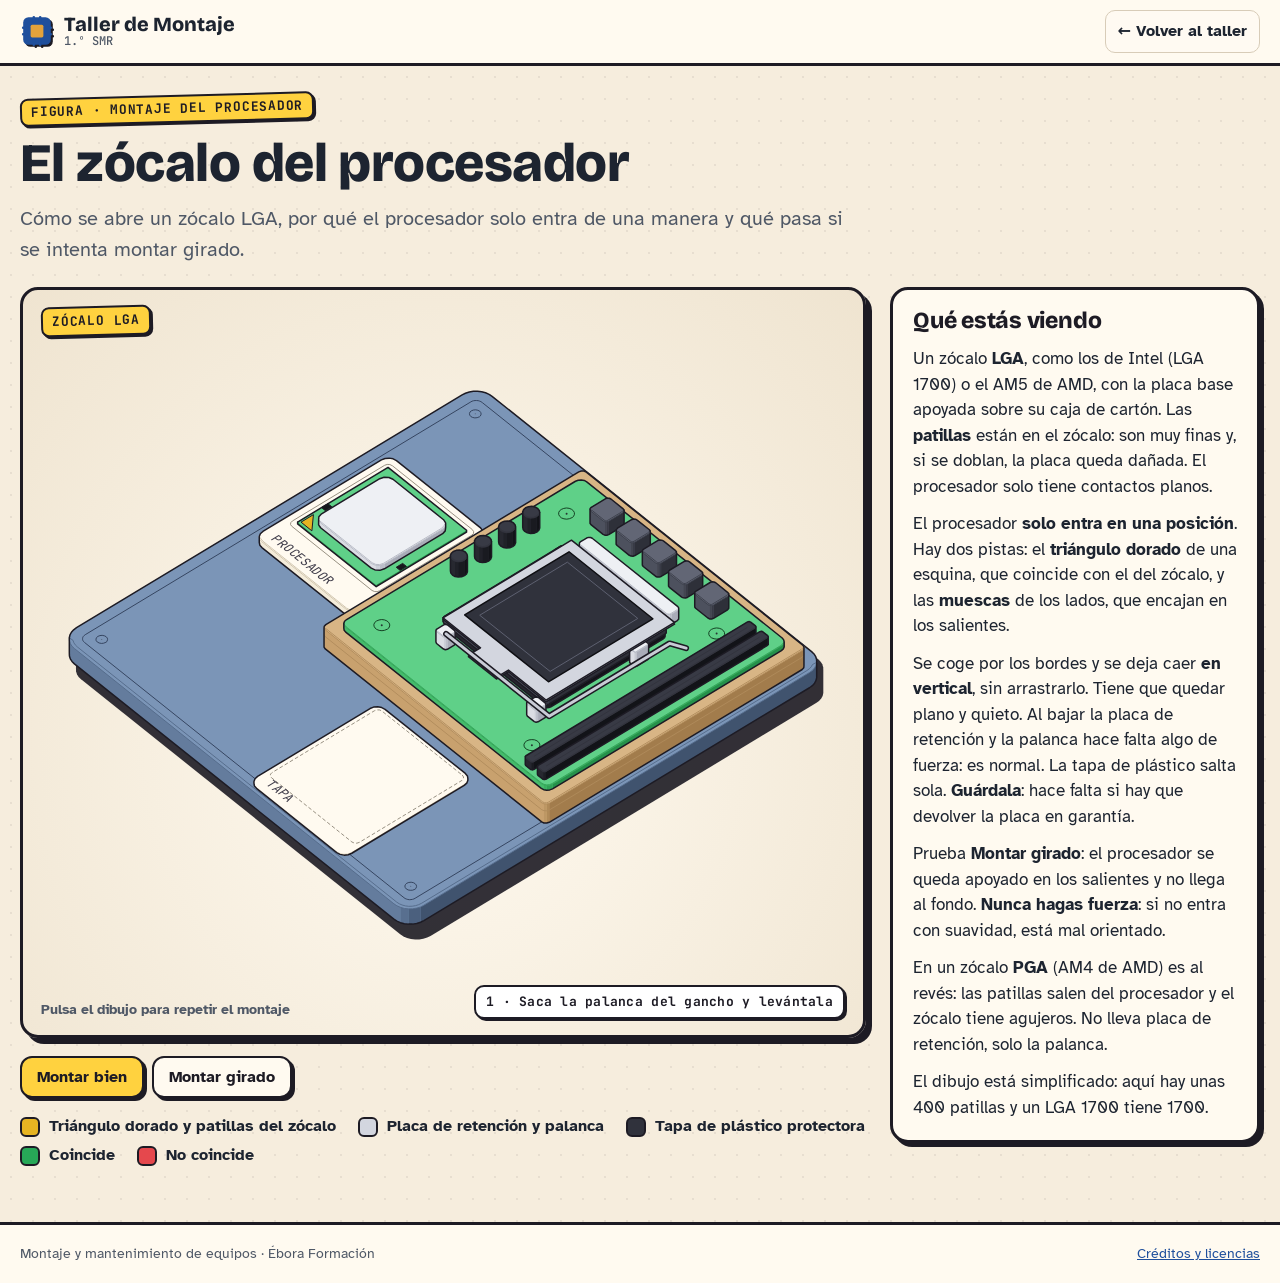
<file: figuras/zocalo.html>
<!doctype html>
<html lang="es" data-theme="light">
<head>
  <meta charset="utf-8">
  <meta name="color-scheme" content="light">
  <meta name="viewport" content="width=device-width, initial-scale=1, viewport-fit=cover">
  <title>El zócalo del procesador · Taller de Montaje</title>
  <meta name="theme-color" content="#f6eddd">
  <link rel="icon" href="../assets/img/icono.svg" type="image/svg+xml">
  <link rel="preconnect" href="https://fonts.googleapis.com">
  <link rel="preconnect" href="https://fonts.gstatic.com" crossorigin>
  <link rel="stylesheet" href="https://fonts.googleapis.com/css2?family=Atkinson+Hyperlegible:ital,wght@0,400;0,700;1,400&family=Bricolage+Grotesque:opsz,wght@12..96,600;12..96,800&family=JetBrains+Mono:wght@500&display=swap">
  <style>
.iso{
  --anatomy-page:#0b0b0b;--anatomy-card:#131313;--anatomy-text:#a3a3a3;--anatomy-strong:#e6e6e6;--anatomy-muted:#6e6e6e;
  --anatomy-paper:#131313;--anatomy-face:#1b1b1b;--anatomy-top:#1c1c1c;
  --anatomy-shade-0:#0f0f0f;--anatomy-shade-1:#121212;--anatomy-shade-2:#151515;--anatomy-shade-3:#181818;
  --anatomy-lit-top:#262626;--anatomy-lit-shade:#1d1d1d;
  --anatomy-hi:#d4d4d4;--anatomy-mid:#6a6a6a;--anatomy-lo:#3e3e3e;--anatomy-faint:#2a2a2a;--anatomy-lit:#ffffff;
  --anatomy-halo:#050505;--anatomy-halo-opacity:.9;--anatomy-dot:#e6e6e6;
  --anatomy-red:#ff6b6b;--anatomy-green:#6be0a0;--anatomy-blue:#6b9bff;
  --anatomy-weight:.6px;--anatomy-ease:cubic-bezier(.32,.72,0,1);
  --anatomy-mono:ui-monospace,"SF Mono",Menlo,Consolas,monospace;
  --anatomy-lift:inset 0 1px 0 0 #ffffff0a,inset 0 0 0 1px #ffffff06,0 0 0 1px #00000026,0 1px 1px -.5px #00000014,0 3px 3px -1.5px #00000014,0 6px 6px -3px #00000014,0 12px 12px -6px #00000014;
}
.iso[data-theme="light"]{
  --anatomy-page:#f2f2ef;--anatomy-card:#fbfbfa;--anatomy-text:#57575a;--anatomy-strong:#18181a;--anatomy-muted:#8c8c90;
  --anatomy-paper:#fbfbfa;--anatomy-face:#ffffff;--anatomy-top:#ffffff;
  --anatomy-shade-0:#dcdcd9;--anatomy-shade-1:#e5e5e2;--anatomy-shade-2:#ededea;--anatomy-shade-3:#f4f4f1;
  --anatomy-lit-top:#ffffff;--anatomy-lit-shade:#eeeeeb;
  --anatomy-hi:#26262a;--anatomy-mid:#8a8a8f;--anatomy-lo:#b4b4b8;--anatomy-faint:#d4d4d6;--anatomy-lit:#000000;
  --anatomy-halo:#8a8a80;--anatomy-halo-opacity:.32;--anatomy-dot:#3a3a3e;
  --anatomy-red:#e5484d;--anatomy-green:#30a46c;--anatomy-blue:#3e63dd;
  --anatomy-lift:inset 0 1px 0 0 #ffffff,0 0 0 1px #0000000f,0 1px 1px -.5px #0000000a,0 3px 3px -1.5px #0000000a,0 6px 6px -3px #0000000a,0 12px 12px -6px #0000000a;
}
.iso-svg{display:block;width:100%;height:auto;overflow:visible}
.iso-svg path,.iso-svg circle{vector-effect:non-scaling-stroke}
.iso-fill{fill:var(--anatomy-paper);stroke:none}
.iso-solid[data-lit]>.iso-fill{fill:var(--anatomy-face)}
.iso-shade,.iso-top{stroke:none}
.iso-shade[data-shade="0"]{fill:var(--anatomy-shade-0)}
.iso-shade[data-shade="1"]{fill:var(--anatomy-shade-1)}
.iso-shade[data-shade="2"]{fill:var(--anatomy-shade-2)}
.iso-shade[data-shade="3"]{fill:var(--anatomy-shade-3)}
.iso-top{fill:var(--anatomy-top)}
.iso-solid[data-lit]>.iso-top{fill:var(--anatomy-lit-top)}
.iso-solid[data-lit]>.iso-shade{fill:var(--anatomy-lit-shade)}
.iso-solid[data-seamless]>.iso-shade,.iso-solid[data-seamless]>.iso-top{stroke-width:.4;stroke-linejoin:round}
.iso-solid[data-seamless]>.iso-shade[data-shade="0"]{stroke:var(--anatomy-shade-0)}
.iso-solid[data-seamless]>.iso-shade[data-shade="1"]{stroke:var(--anatomy-shade-1)}
.iso-solid[data-seamless]>.iso-shade[data-shade="2"]{stroke:var(--anatomy-shade-2)}
.iso-solid[data-seamless]>.iso-shade[data-shade="3"]{stroke:var(--anatomy-shade-3)}
.iso-solid[data-seamless]>.iso-top{stroke:var(--anatomy-top)}
.iso-solid[data-seamless][data-lit]>.iso-top{stroke:var(--anatomy-lit-top)}
.iso-solid[data-seamless][data-lit]>.iso-shade{stroke:var(--anatomy-lit-shade)}
.iso-solid[data-lit]>.iso-edge{stroke:var(--anatomy-lit)}
.iso-halo{fill:var(--anatomy-halo);stroke:none;filter:blur(9px);opacity:var(--anatomy-halo-opacity);transform:translateY(3px)}
.iso-line{fill:none;stroke:var(--anatomy-lo);stroke-width:var(--anatomy-weight);stroke-linecap:round;stroke-linejoin:round}
.iso-line[data-tone="hi"]{stroke:var(--anatomy-hi)}
.iso-line[data-tone="mid"]{stroke:var(--anatomy-mid)}
.iso-line[data-tone="lo"]{stroke:var(--anatomy-lo)}
.iso-line[data-tone="faint"]{stroke:var(--anatomy-faint)}
.iso-line[data-tone="lit"]{stroke:var(--anatomy-lit)}
.iso-line[data-tone="red"]{stroke:var(--anatomy-red)}
.iso-line[data-tone="green"]{stroke:var(--anatomy-green)}
.iso-line[data-tone="blue"]{stroke:var(--anatomy-blue)}
.iso-line[data-dotted]{stroke-dasharray:.01 3.5;stroke-width:1}
.iso-line[data-dashed]{stroke-dasharray:3 3}
.iso-line[data-flow]{stroke-dasharray:2 6}
.iso-wire-end{fill:var(--anatomy-paper);stroke:var(--anatomy-lo);stroke-width:var(--anatomy-weight)}
.iso-wire[data-tone="hi"] .iso-wire-end{stroke:var(--anatomy-hi)}
.iso-wire[data-tone="mid"] .iso-wire-end{stroke:var(--anatomy-mid)}
.iso-wire[data-tone="faint"] .iso-wire-end{stroke:var(--anatomy-faint)}
.iso-wire[data-tone="lit"] .iso-wire-end{stroke:var(--anatomy-lit)}
.iso-dots circle{fill:var(--anatomy-dot);stroke:none;opacity:.32}
.iso-dots[data-tone="hi"] circle{opacity:.85}
.iso-dots[data-tone="mid"] circle{opacity:.45}
.iso-dots[data-tone="lo"] circle{opacity:.22}
.iso-dots[data-tone="faint"] circle{opacity:.12}
.iso-face-text{fill:var(--anatomy-mid);font-family:var(--anatomy-mono);letter-spacing:.04em}
.iso-face-text[data-tone="hi"]{fill:var(--anatomy-hi)}
.iso-face-text[data-tone="lo"]{fill:var(--anatomy-lo)}
.iso-face-text[data-tone="faint"]{fill:var(--anatomy-faint)}
.tb-body{fill:var(--anatomy-shade-2);stroke:none}
.tb-shine{fill:var(--anatomy-top);stroke:none}
.tb-shade{fill:var(--anatomy-shade-0);stroke:none}
.tb-ring{fill:none;stroke:var(--anatomy-lo);stroke-width:.45;stroke-linecap:butt;stroke-linejoin:round}
.tb-ring[data-tone="mid"]{stroke:var(--anatomy-mid)}
.tb-ring[data-tone="faint"]{stroke:var(--anatomy-faint)}
.tb-ring[data-tone="hi"]{stroke:var(--anatomy-hi)}
@keyframes iso-flow{to{stroke-dashoffset:-32}}
@keyframes iso-pulse{0%,100%{opacity:.18}12%{opacity:1}40%{opacity:.18}}
.iso-line[data-flow]{animation:iso-flow 1600ms linear infinite}
.iso-dots circle[data-pulse]{animation:iso-pulse 1600ms steps(1,end) infinite;animation-delay:var(--pulse-at,0ms)}
.iso-figure{margin:32px 0 36px}
.iso-plate{position:relative;padding:52px 24px;border-radius:0;background:var(--anatomy-card);box-shadow:0 0 0 1px var(--anatomy-mid);--anatomy-paper:var(--anatomy-card)}
.iso-plate-corners{position:absolute;inset:18px 20px;pointer-events:none}
.iso-plate-corner{position:absolute;color:var(--anatomy-muted);font-family:var(--anatomy-mono);font-size:10.5px;line-height:1;letter-spacing:.04em;white-space:nowrap}
.iso-plate-corner[data-corner="fig"]{top:0;left:0;color:var(--anatomy-text)}
.iso-plate-corner[data-corner="title"]{top:0;right:0;text-transform:uppercase;letter-spacing:.1em}
.iso-plate-corner[data-corner="hint"]{bottom:0;left:0;text-transform:uppercase;letter-spacing:.1em}
.iso-plate-corner[data-corner="readout"]{right:0;bottom:0;color:var(--anatomy-text);font-variant-numeric:tabular-nums}
.iso-plate .iso-svg{margin:0 auto}
.iso-legend{display:grid;gap:8px;margin-top:12px;color:var(--anatomy-muted);font-size:13px;line-height:1.55}
.iso-keys{display:flex;flex-wrap:wrap;gap:6px 18px}
.iso-key{display:inline-flex;align-items:center;gap:7px}
.iso-swatch{width:16px;height:10px;flex:none;overflow:visible}
.iso-swatch path{fill:none;stroke:var(--anatomy-hi);stroke-width:1;vector-effect:non-scaling-stroke;stroke-linejoin:round;stroke-linecap:round}
.iso-swatch[data-mark="raised"] path,.iso-swatch[data-mark="flat"] path{stroke:var(--anatomy-mid)}
.iso-swatch[data-mark="lit"] path{stroke:var(--anatomy-lit)}
.iso-swatch[data-mark="dim"] path{stroke:var(--anatomy-lo)}
.iso-swatch[data-mark="dotted"] path{stroke-dasharray:.01 3;stroke-width:1.4}
.iso-swatch[data-mark="dashed"] path{stroke-dasharray:3 2.5}
.iso-swatch[data-mark="red"] path{stroke:var(--anatomy-red)}
.iso-swatch[data-mark="green"] path{stroke:var(--anatomy-green)}
.iso-swatch[data-mark="blue"] path{stroke:var(--anatomy-blue)}
.iso-swatch-crease{stroke:var(--anatomy-lo)!important}
@media (max-width:560px){.iso-plate{padding:48px 12px 70px}.iso-plate-corner[data-corner="hint"]{bottom:18px}}
@media (prefers-reduced-motion:reduce){.iso-line[data-flow],.iso-dots circle[data-pulse]{animation:none}}

.iso .m-carton{--anatomy-paper:#cda774;--anatomy-top:#d8b585;--anatomy-shade-0:#a27c4c;--anatomy-shade-1:#b08a58;--anatomy-shade-2:#bd9764;--anatomy-shade-3:#c8a16e;--anatomy-mid:#4a3312;--anatomy-lo:#8a6a3c;--anatomy-faint:#b08c5c}
.zc-patillas .iso-dots circle{fill:#e6b422;opacity:1}
.zc-tri{fill:#e6b422;stroke:#1d1b24;stroke-width:1px;stroke-linejoin:round}
.zc-muesca{fill:#16171c;stroke:#1d1b24;stroke-width:1px;stroke-linejoin:round}
.zc-placa{fill:#d3d6df;stroke:#1d1b24;stroke-width:1.5px;stroke-linejoin:round;fill-rule:evenodd}
.zc-placa-canto{fill:#8b8fa0;stroke:#1d1b24;stroke-width:1.5px;stroke-linejoin:round;fill-rule:evenodd}
.zc-tapa{fill:#30323c;stroke:#0e0e12;stroke-width:1.5px;stroke-linejoin:round}
.zc-tapa-l{fill:none;stroke:#5d6070;stroke-width:1px;stroke-linejoin:round}
.zc-pal{fill:none;stroke-linecap:round;stroke-linejoin:round}
.zc-pal-b{stroke:#1d1b24;stroke-width:6px}
.zc-pal-m{stroke:#c9ccd6;stroke-width:3px}
.zc-marca{fill:none;stroke-width:2.4px;stroke-linecap:round}
.zc-marca[data-linea]{stroke-dasharray:2 5}
.zc-ok{stroke:#27a857}.zc-mal{stroke:#e5484d}
.iso-stage{outline:none;touch-action:manipulation;cursor:pointer}
</style>
  <link rel="stylesheet" href="../assets/css/app.css">
  <link rel="stylesheet" href="../assets/css/dibujo.css">
  <link rel="stylesheet" href="../assets/css/figura.css">
</head>
<body>
  <a class="saltar" href="#contenido">Saltar al contenido</a>
  <header class="cabecera">
    <a class="marca" href="../index.html#/">
      <svg viewBox="0 0 32 32" aria-hidden="true"><rect x="3" y="3" width="26" height="26" rx="5" fill="var(--azul)"/><rect x="10" y="10" width="12" height="12" rx="1.5" fill="var(--ambar)"/><path d="M13 3v4M19 3v4M13 25v4M19 25v4M3 13h4M3 19h4M25 13h4M25 19h4" stroke="var(--azul)" stroke-width="2.4" stroke-linecap="round"/></svg>
      <span><b>Taller de Montaje</b><small>1.º SMR</small></span>
    </a>
    <a class="btn-lateral btn-volver" href="../index.html#/">← Volver al taller</a>
  </header>
  <main id="contenido" tabindex="-1">
    <div class="fig iso" data-theme="light">
      <div class="fig-cab">
        <span class="etiqueta">Figura · Montaje del procesador</span>
        <h1>El zócalo del procesador</h1>
        <p class="lead">Cómo se abre un zócalo LGA, por qué el procesador solo entra de una manera y qué pasa si se intenta montar girado.</p>
      </div>
      <figure class="iso-figure"><div class="iso-plate"><div class="iso-plate-corners" aria-hidden="true"><span class="iso-plate-corner" data-corner="fig">Fig 4</span><span class="iso-plate-corner" data-corner="title">Zócalo LGA</span><span class="iso-plate-corner" data-corner="hint">Pulsa el dibujo para repetir el montaje</span><span class="iso-plate-corner" data-corner="readout" data-readout></span></div><div class="iso-stage" tabindex="0" role="group" aria-label="Zócalo del procesador: pulsa Espacio para repetir el montaje, 1 para montarlo bien y 2 para montarlo girado"><svg xmlns="http://www.w3.org/2000/svg" class="iso-svg" viewBox="0 0 720 560" role="img" aria-label="Zócalo LGA de una placa base visto desde arriba. La palanca se levanta, la placa de retención se abre, el procesador baja en vertical con el triángulo dorado en la misma esquina que el del zócalo, y al cerrar salta la tapa de plástico."><g class="m-pizarra"><path class="iso-halo" d="M22 258.5L22.6 255.9L23.9 253.5L25.9 251.3L28.5 249.4L377.3 38.8L380.3 37.3L383.8 36.2L387.5 35.6L391.2 35.5L395 36L398.5 36.9L401.7 38.3L404.4 40.1L693.4 271L695.6 273.1L697.1 275.5L697.9 278.1L698 280.7L698 301.5L697.4 304.1L696.1 306.5L694.1 308.7L691.5 310.6L342.7 521.2L339.7 522.7L336.2 523.8L332.5 524.4L328.8 524.5L325 524L321.5 523.1L318.3 521.7L315.6 519.9L26.6 289L24.4 286.9L22.9 284.5L22.1 281.9L22 279.3Z"/><g class="m-grafito"><g class="iso-solid"><path class="iso-fill" d="M370.2 91.5L370.5 88.9L371.6 86.4L373.4 84.1L376 82.2L379.1 80.7L382.6 79.7L386.3 79.3L390.1 79.5L393.7 80.3L397 81.6L399.8 83.3L401.9 85.5L403.3 87.9L403.9 90.5L403.9 97.5L403.6 100.1L402.5 102.6L400.7 104.9L398.1 106.8L395 108.3L391.5 109.2L387.8 109.6L384 109.5L380.4 108.7L377.1 107.4L374.3 105.6L372.2 103.5L370.8 101L370.2 98.4Z"/><path class="iso-shade" data-shade="0" d="M398.1 106.8L395 108.3L395 101.3L398.1 99.9ZM403.9 97.5L403.6 100.1L403.6 93.1L403.9 90.5ZM403.6 100.1L402.5 102.6L402.5 95.6L403.6 93.1ZM402.5 102.6L400.7 104.9L400.7 97.9L402.5 95.6ZM400.7 104.9L398.1 106.8L398.1 99.9L400.7 97.9Z"/><path class="iso-shade" data-shade="1" d="M395 108.3L391.5 109.2L391.5 102.3L395 101.3ZM391.5 109.2L387.8 109.6L387.8 102.7L391.5 102.3Z"/><path class="iso-shade" data-shade="2" d="M387.8 109.6L384 109.5L384 102.5L387.8 102.7ZM384 109.5L380.4 108.7L380.4 101.8L384 102.5ZM380.4 108.7L377.1 107.4L377.1 100.5L380.4 101.8Z"/><path class="iso-shade" data-shade="3" d="M377.1 107.4L374.3 105.6L374.3 98.7L377.1 100.5ZM374.3 105.6L372.2 103.5L372.2 96.5L374.3 98.7ZM372.2 103.5L370.8 101L370.8 94.1L372.2 96.5ZM370.8 101L370.2 98.4L370.2 91.5L370.8 94.1Z"/><path class="iso-top" d="M398.1 99.9L395 101.3L391.5 102.3L387.8 102.7L384 102.5L380.4 101.8L377.1 100.5L374.3 98.7L372.2 96.5L370.8 94.1L370.2 91.5L370.5 88.9L371.6 86.4L373.4 84.1L376 82.2L379.1 80.7L382.6 79.7L386.3 79.3L390.1 79.5L393.7 80.3L397 81.6L399.8 83.3L401.9 85.5L403.3 87.9L403.9 90.5L403.6 93.1L402.5 95.6L400.7 97.9Z"/><path class="iso-line iso-crease" data-tone="faint" d="M403.9 90.5L403.6 93.1L402.5 95.6L400.7 97.9L398.1 99.9L395 101.3L391.5 102.3L387.8 102.7L384 102.5L380.4 101.8L377.1 100.5L374.3 98.7L372.2 96.5L370.8 94.1L370.2 91.5"/><path class="iso-line iso-edge" data-tone="hi" d="M370.2 91.5L370.5 88.9L371.6 86.4L373.4 84.1L376 82.2L379.1 80.7L382.6 79.7L386.3 79.3L390.1 79.5L393.7 80.3L397 81.6L399.8 83.3L401.9 85.5L403.3 87.9L403.9 90.5M403.9 97.5L403.6 100.1L402.5 102.6L400.7 104.9L398.1 106.8L395 108.3L391.5 109.2L387.8 109.6L384 109.5L380.4 108.7L377.1 107.4L374.3 105.6L372.2 103.5L370.8 101L370.2 98.4M370.2 91.5L370.2 98.4M403.9 90.5L403.9 97.5"/></g></g><g class="m-grafito"><g class="iso-solid"><path class="iso-fill" d="M65.1 275.8L65.3 273.2L66.4 270.7L68.3 268.4L70.9 266.5L74 265L77.5 264L81.2 263.6L85 263.8L88.6 264.5L91.8 265.8L94.6 267.6L96.8 269.8L98.2 272.2L98.7 274.8L98.7 281.7L98.5 284.3L97.4 286.8L95.5 289.1L93 291L89.9 292.5L86.3 293.5L82.6 293.9L78.9 293.7L75.2 293L72 291.7L69.2 289.9L67 287.7L65.7 285.3L65.1 282.7Z"/><path class="iso-shade" data-shade="0" d="M93 291L89.9 292.5L89.9 285.6L93 284.1ZM98.7 281.7L98.5 284.3L98.5 277.4L98.7 274.8ZM98.5 284.3L97.4 286.8L97.4 279.9L98.5 277.4ZM97.4 286.8L95.5 289.1L95.5 282.2L97.4 279.9ZM95.5 289.1L93 291L93 284.1L95.5 282.2Z"/><path class="iso-shade" data-shade="1" d="M89.9 292.5L86.3 293.5L86.3 286.6L89.9 285.6ZM86.3 293.5L82.6 293.9L82.6 287L86.3 286.6Z"/><path class="iso-shade" data-shade="2" d="M82.6 293.9L78.9 293.7L78.9 286.8L82.6 287ZM78.9 293.7L75.2 293L75.2 286L78.9 286.8ZM75.2 293L72 291.7L72 284.7L75.2 286Z"/><path class="iso-shade" data-shade="3" d="M72 291.7L69.2 289.9L69.2 283L72 284.7ZM69.2 289.9L67 287.7L67 280.8L69.2 283ZM67 287.7L65.7 285.3L65.7 278.4L67 280.8ZM65.7 285.3L65.1 282.7L65.1 275.8L65.7 278.4Z"/><path class="iso-top" d="M93 284.1L89.9 285.6L86.3 286.6L82.6 287L78.9 286.8L75.2 286L72 284.7L69.2 283L67 280.8L65.7 278.4L65.1 275.8L65.3 273.2L66.4 270.7L68.3 268.4L70.9 266.5L74 265L77.5 264L81.2 263.6L85 263.8L88.6 264.5L91.8 265.8L94.6 267.6L96.8 269.8L98.2 272.2L98.7 274.8L98.5 277.4L97.4 279.9L95.5 282.2Z"/><path class="iso-line iso-crease" data-tone="faint" d="M98.7 274.8L98.5 277.4L97.4 279.9L95.5 282.2L93 284.1L89.9 285.6L86.3 286.6L82.6 287L78.9 286.8L75.2 286L72 284.7L69.2 283L67 280.8L65.7 278.4L65.1 275.8"/><path class="iso-line iso-edge" data-tone="hi" d="M65.1 275.8L65.3 273.2L66.4 270.7L68.3 268.4L70.9 266.5L74 265L77.5 264L81.2 263.6L85 263.8L88.6 264.5L91.8 265.8L94.6 267.6L96.8 269.8L98.2 272.2L98.7 274.8M98.7 281.7L98.5 284.3L97.4 286.8L95.5 289.1L93 291L89.9 292.5L86.3 293.5L82.6 293.9L78.9 293.7L75.2 293L72 291.7L69.2 289.9L67 287.7L65.7 285.3L65.1 282.7M65.1 275.8L65.1 282.7M98.7 274.8L98.7 281.7"/></g></g><g class="m-grafito"><g class="iso-solid"><path class="iso-fill" d="M621.3 292.1L621.5 289.5L622.6 287L624.5 284.7L627 282.8L630.1 281.3L633.7 280.3L637.4 279.9L641.1 280.1L644.8 280.9L648 282.2L650.8 284L653 286.1L654.3 288.6L654.9 291.1L654.9 298.1L654.7 300.7L653.6 303.2L651.7 305.5L649.1 307.4L646 308.9L642.5 309.9L638.8 310.3L635 310.1L631.4 309.3L628.2 308L625.4 306.2L623.2 304.1L621.8 301.6L621.3 299.1Z"/><path class="iso-shade" data-shade="0" d="M649.1 307.4L646 308.9L646 302L649.1 300.5ZM654.9 298.1L654.7 300.7L654.7 293.8L654.9 291.1ZM654.7 300.7L653.6 303.2L653.6 296.3L654.7 293.8ZM653.6 303.2L651.7 305.5L651.7 298.5L653.6 296.3ZM651.7 305.5L649.1 307.4L649.1 300.5L651.7 298.5Z"/><path class="iso-shade" data-shade="1" d="M646 308.9L642.5 309.9L642.5 302.9L646 302ZM642.5 309.9L638.8 310.3L638.8 303.3L642.5 302.9Z"/><path class="iso-shade" data-shade="2" d="M638.8 310.3L635 310.1L635 303.1L638.8 303.3ZM635 310.1L631.4 309.3L631.4 302.4L635 303.1ZM631.4 309.3L628.2 308L628.2 301.1L631.4 302.4Z"/><path class="iso-shade" data-shade="3" d="M628.2 308L625.4 306.2L625.4 299.3L628.2 301.1ZM625.4 306.2L623.2 304.1L623.2 297.2L625.4 299.3ZM623.2 304.1L621.8 301.6L621.8 294.7L623.2 297.2ZM621.8 301.6L621.3 299.1L621.3 292.1L621.8 294.7Z"/><path class="iso-top" d="M649.1 300.5L646 302L642.5 302.9L638.8 303.3L635 303.1L631.4 302.4L628.2 301.1L625.4 299.3L623.2 297.2L621.8 294.7L621.3 292.1L621.5 289.5L622.6 287L624.5 284.7L627 282.8L630.1 281.3L633.7 280.3L637.4 279.9L641.1 280.1L644.8 280.9L648 282.2L650.8 284L653 286.1L654.3 288.6L654.9 291.1L654.7 293.8L653.6 296.3L651.7 298.5Z"/><path class="iso-line iso-crease" data-tone="faint" d="M654.9 291.1L654.7 293.8L653.6 296.3L651.7 298.5L649.1 300.5L646 302L642.5 302.9L638.8 303.3L635 303.1L631.4 302.4L628.2 301.1L625.4 299.3L623.2 297.2L621.8 294.7L621.3 292.1"/><path class="iso-line iso-edge" data-tone="hi" d="M621.3 292.1L621.5 289.5L622.6 287L624.5 284.7L627 282.8L630.1 281.3L633.7 280.3L637.4 279.9L641.1 280.1L644.8 280.9L648 282.2L650.8 284L653 286.1L654.3 288.6L654.9 291.1M654.9 298.1L654.7 300.7L653.6 303.2L651.7 305.5L649.1 307.4L646 308.9L642.5 309.9L638.8 310.3L635 310.1L631.4 309.3L628.2 308L625.4 306.2L623.2 304.1L621.8 301.6L621.3 299.1M621.3 292.1L621.3 299.1M654.9 291.1L654.9 298.1"/></g></g><g class="m-grafito"><g class="iso-solid"><path class="iso-fill" d="M316.1 476.4L316.4 473.8L317.5 471.3L319.3 469L321.9 467.1L325 465.6L328.5 464.6L332.2 464.2L336 464.4L339.6 465.2L342.9 466.5L345.7 468.2L347.8 470.4L349.2 472.8L349.8 475.4L349.8 482.3L349.5 484.9L348.4 487.5L346.6 489.7L344 491.7L340.9 493.1L337.4 494.1L333.7 494.5L329.9 494.3L326.3 493.6L323 492.3L320.2 490.5L318.1 488.3L316.7 485.9L316.1 483.3Z"/><path class="iso-shade" data-shade="0" d="M344 491.7L340.9 493.1L340.9 486.2L344 484.7ZM349.8 482.3L349.5 484.9L349.5 478L349.8 475.4ZM349.5 484.9L348.4 487.5L348.4 480.5L349.5 478ZM348.4 487.5L346.6 489.7L346.6 482.8L348.4 480.5ZM346.6 489.7L344 491.7L344 484.7L346.6 482.8Z"/><path class="iso-shade" data-shade="1" d="M340.9 493.1L337.4 494.1L337.4 487.2L340.9 486.2ZM337.4 494.1L333.7 494.5L333.7 487.6L337.4 487.2Z"/><path class="iso-shade" data-shade="2" d="M333.7 494.5L329.9 494.3L329.9 487.4L333.7 487.6ZM329.9 494.3L326.3 493.6L326.3 486.7L329.9 487.4ZM326.3 493.6L323 492.3L323 485.4L326.3 486.7Z"/><path class="iso-shade" data-shade="3" d="M323 492.3L320.2 490.5L320.2 483.6L323 485.4ZM320.2 490.5L318.1 488.3L318.1 481.4L320.2 483.6ZM318.1 488.3L316.7 485.9L316.7 479L318.1 481.4ZM316.7 485.9L316.1 483.3L316.1 476.4L316.7 479Z"/><path class="iso-top" d="M344 484.7L340.9 486.2L337.4 487.2L333.7 487.6L329.9 487.4L326.3 486.7L323 485.4L320.2 483.6L318.1 481.4L316.7 479L316.1 476.4L316.4 473.8L317.5 471.3L319.3 469L321.9 467.1L325 465.6L328.5 464.6L332.2 464.2L336 464.4L339.6 465.2L342.9 466.5L345.7 468.2L347.8 470.4L349.2 472.8L349.8 475.4L349.5 478L348.4 480.5L346.6 482.8Z"/><path class="iso-line iso-crease" data-tone="faint" d="M349.8 475.4L349.5 478L348.4 480.5L346.6 482.8L344 484.7L340.9 486.2L337.4 487.2L333.7 487.6L329.9 487.4L326.3 486.7L323 485.4L320.2 483.6L318.1 481.4L316.7 479L316.1 476.4"/><path class="iso-line iso-edge" data-tone="hi" d="M316.1 476.4L316.4 473.8L317.5 471.3L319.3 469L321.9 467.1L325 465.6L328.5 464.6L332.2 464.2L336 464.4L339.6 465.2L342.9 466.5L345.7 468.2L347.8 470.4L349.2 472.8L349.8 475.4M349.8 482.3L349.5 484.9L348.4 487.5L346.6 489.7L344 491.7L340.9 493.1L337.4 494.1L333.7 494.5L329.9 494.3L326.3 493.6L323 492.3L320.2 490.5L318.1 488.3L316.7 485.9L316.1 483.3M316.1 476.4L316.1 483.3M349.8 475.4L349.8 482.3"/></g></g><g class="iso-solid"><path class="iso-fill" d="M22 258.5L22.6 255.9L23.9 253.5L25.9 251.3L28.5 249.4L377.3 38.8L380.3 37.3L383.8 36.2L387.5 35.6L391.2 35.5L395 36L398.5 36.9L401.7 38.3L404.4 40.1L693.4 271L695.6 273.1L697.1 275.5L697.9 278.1L698 280.7L698 294.6L697.4 297.1L696.1 299.6L694.1 301.8L691.5 303.7L342.7 514.3L339.7 515.8L336.2 516.9L332.5 517.5L328.8 517.5L325 517.1L321.5 516.2L318.3 514.8L315.6 513L26.6 282.1L24.4 279.9L22.9 277.6L22.1 275L22 272.4Z"/><path class="iso-shade" data-shade="0" d="M698 294.6L697.4 297.1L697.4 283.3L698 280.7ZM697.4 297.1L696.1 299.6L696.1 285.7L697.4 283.3ZM696.1 299.6L694.1 301.8L694.1 288L696.1 285.7ZM694.1 301.8L691.5 303.7L691.5 289.9L694.1 288ZM691.5 303.7L342.7 514.3L342.7 500.4L691.5 289.9ZM342.7 514.3L339.7 515.8L339.7 502L342.7 500.4Z"/><path class="iso-shade" data-shade="1" d="M339.7 515.8L336.2 516.9L336.2 503L339.7 502ZM336.2 516.9L332.5 517.5L332.5 503.6L336.2 503ZM332.5 517.5L328.8 517.5L328.8 503.7L332.5 503.6Z"/><path class="iso-shade" data-shade="2" d="M328.8 517.5L325 517.1L325 503.3L328.8 503.7ZM325 517.1L321.5 516.2L321.5 502.3L325 503.3Z"/><path class="iso-shade" data-shade="3" d="M321.5 516.2L318.3 514.8L318.3 500.9L321.5 502.3ZM318.3 514.8L315.6 513L315.6 499.1L318.3 500.9ZM315.6 513L26.6 282.1L26.6 268.2L315.6 499.1ZM26.6 282.1L24.4 279.9L24.4 266.1L26.6 268.2ZM24.4 279.9L22.9 277.6L22.9 263.7L24.4 266.1ZM22.9 277.6L22.1 275L22.1 261.1L22.9 263.7ZM22.1 275L22 272.4L22 258.5L22.1 261.1Z"/><path class="iso-top" d="M693.4 271L695.6 273.1L697.1 275.5L697.9 278.1L698 280.7L697.4 283.3L696.1 285.7L694.1 288L691.5 289.9L342.7 500.4L339.7 502L336.2 503L332.5 503.6L328.8 503.7L325 503.3L321.5 502.3L318.3 500.9L315.6 499.1L26.6 268.2L24.4 266.1L22.9 263.7L22.1 261.1L22 258.5L22.6 255.9L23.9 253.5L25.9 251.3L28.5 249.4L377.3 38.8L380.3 37.3L383.8 36.2L387.5 35.6L391.2 35.5L395 36L398.5 36.9L401.7 38.3L404.4 40.1Z"/><path class="iso-line iso-crease" data-tone="faint" d="M698 280.7L697.4 283.3L696.1 285.7L694.1 288L691.5 289.9L342.7 500.4L339.7 502L336.2 503L332.5 503.6L328.8 503.7L325 503.3L321.5 502.3L318.3 500.9L315.6 499.1L26.6 268.2L24.4 266.1L22.9 263.7L22.1 261.1L22 258.5"/><path class="iso-line iso-bevel" data-tone="faint" d="M698 280.7L694.2 282.7L693.1 284.7L691.4 286.5L689.1 288.2L340.7 498.6L338 499.9L335.1 500.8L332.1 501.3L329 501.4L325.9 501L323 500.2L320.4 499.1L318 497.5L29.3 266.8L27.4 264.9L26.1 263L25.4 260.9L22 258.5"/><path class="iso-line iso-edge" data-tone="hi" d="M22 258.5L22.6 255.9L23.9 253.5L25.9 251.3L28.5 249.4L377.3 38.8L380.3 37.3L383.8 36.2L387.5 35.6L391.2 35.5L395 36L398.5 36.9L401.7 38.3L404.4 40.1L693.4 271L695.6 273.1L697.1 275.5L697.9 278.1L698 280.7M698 294.6L697.4 297.1L696.1 299.6L694.1 301.8L691.5 303.7L342.7 514.3L339.7 515.8L336.2 516.9L332.5 517.5L328.8 517.5L325 517.1L321.5 516.2L318.3 514.8L315.6 513L26.6 282.1L24.4 279.9L22.9 277.6L22.1 275L22 272.4M698 280.7L698 294.6M22 258.5L22 272.4"/></g><path class="iso-line" data-tone="lo" d="M684.3 276.5L685.1 277.3L685.7 278.2L686 279.1L686 280.1L685.8 281.1L685.3 282L684.5 282.8L683.6 283.6L334.8 494.1L333.7 494.7L332.4 495.1L331 495.3L329.6 495.4L328.2 495.2L326.9 494.8L325.7 494.3L324.7 493.6L35.7 262.7L34.9 261.9L34.3 261L34 260.1L34 259.1L34.2 258.1L34.7 257.2L35.5 256.4L36.4 255.7L385.2 45.1L386.3 44.5L387.6 44.1L389 43.9L390.4 43.9L391.8 44L393.1 44.4L394.3 44.9L395.3 45.6Z"/><path class="iso-line" data-tone="lo" d="M392.7 58.7L390.9 59.4L388.8 59.6L386.8 59.2L385.2 58.4L384.2 57.1L383.9 55.7L384.4 54.3L385.7 53.2L387.5 52.5L389.6 52.3L391.5 52.7L393.2 53.5L394.2 54.8L394.5 56.2L393.9 57.6ZM672.1 282L670.3 282.8L668.3 282.9L666.3 282.6L664.7 281.7L663.6 280.4L663.4 279L663.9 277.6L665.2 276.5L667 275.8L669 275.6L671 276L672.6 276.9L673.7 278.1L673.9 279.5L673.4 280.9ZM54.8 262.7L53 263.4L51 263.6L49 263.2L47.4 262.4L46.3 261.1L46.1 259.7L46.6 258.3L47.9 257.2L49.7 256.5L51.7 256.3L53.7 256.7L55.3 257.5L56.4 258.8L56.6 260.2L56.1 261.6ZM334.3 486.1L332.5 486.8L330.4 486.9L328.5 486.6L326.8 485.7L325.8 484.4L325.5 483L326.1 481.6L327.3 480.5L329.1 479.8L331.2 479.6L333.2 480L334.8 480.9L335.8 482.1L336.1 483.5L335.6 484.9Z"/><g class="iso-dots" data-tone="mid"><circle cx="389.2" cy="55.9" r="0.5"/><circle cx="668.7" cy="279.3" r="0.5"/><circle cx="51.3" cy="260" r="0.5"/><circle cx="330.8" cy="483.3" r="0.5"/></g></g><g class="m-crema"><g class="iso-solid"><path class="iso-fill" d="M193.8 166.9L194.8 164.4L197.1 162.3L304.3 97.6L307.6 96.3L311.3 96L314.9 96.6L317.9 98.2L393.7 158.8L395.5 161.1L396 163.7L396 168.9L395 171.4L392.7 173.4L285.5 238.1L282.3 239.4L278.6 239.8L274.9 239.1L272 237.5L196.2 176.9L194.3 174.7L193.8 172.1Z"/><path class="iso-shade" data-shade="0" d="M396 168.9L395 171.4L395 166.2L396 163.7ZM395 171.4L392.7 173.4L392.7 168.2L395 166.2ZM392.7 173.4L285.5 238.1L285.5 233L392.7 168.2Z"/><path class="iso-shade" data-shade="1" d="M285.5 238.1L282.3 239.4L282.3 234.2L285.5 233ZM282.3 239.4L278.6 239.8L278.6 234.6L282.3 234.2Z"/><path class="iso-shade" data-shade="2" d="M278.6 239.8L274.9 239.1L274.9 233.9L278.6 234.6Z"/><path class="iso-shade" data-shade="3" d="M274.9 239.1L272 237.5L272 232.3L274.9 233.9ZM272 237.5L196.2 176.9L196.2 171.7L272 232.3ZM196.2 176.9L194.3 174.7L194.3 169.5L196.2 171.7ZM194.3 174.7L193.8 172.1L193.8 166.9L194.3 169.5Z"/><path class="iso-top" d="M393.7 158.8L395.5 161.1L396 163.7L395 166.2L392.7 168.2L285.5 233L282.3 234.2L278.6 234.6L274.9 233.9L272 232.3L196.2 171.7L194.3 169.5L193.8 166.9L194.8 164.4L197.1 162.3L304.3 97.6L307.6 96.3L311.3 96L314.9 96.6L317.9 98.2Z"/><path class="iso-line iso-crease" data-tone="faint" d="M396 163.7L395 166.2L392.7 168.2L285.5 233L282.3 234.2L278.6 234.6L274.9 233.9L272 232.3L196.2 171.7L194.3 169.5L193.8 166.9"/><path class="iso-line iso-bevel" data-tone="faint" d="M396 163.7L393.9 165.8L391.8 167.7L284.9 232.3L281.9 233.5L278.6 233.7L275.5 233.1L272.8 231.7L197.2 171.2L195.5 169.2L193.8 166.9"/><path class="iso-line iso-edge" data-tone="hi" d="M193.8 166.9L194.8 164.4L197.1 162.3L304.3 97.6L307.6 96.3L311.3 96L314.9 96.6L317.9 98.2L393.7 158.8L395.5 161.1L396 163.7M396 168.9L395 171.4L392.7 173.4L285.5 238.1L282.3 239.4L278.6 239.8L274.9 239.1L272 237.5L196.2 176.9L194.3 174.7L193.8 172.1M396 163.7L396 168.9M193.8 166.9L193.8 172.1"/></g><path class="iso-line" data-tone="lo" d="M386.6 160.8L387.7 162.4L387.6 164.1L386.2 165.6L302.6 216L300.4 216.8L297.9 216.6L295.8 215.7L223.2 157.6L222.1 156.1L222.3 154.4L223.7 152.9L307.2 102.5L309.5 101.7L311.9 101.8L314 102.8Z"/><text class="iso-face-text" data-tone="mid" transform="matrix(1.579 1.262 -1.816 1.097 203.934 169.264)" font-size="5.4" text-anchor="start">PROCESADOR</text><g class="iso-solid"><path class="iso-fill" d="M189 388.5L190 386L192.3 383.9L294 322.5L297.2 321.2L301 320.9L304.6 321.6L307.6 323.2L380.2 381.2L382.1 383.5L382.5 386L382.5 387.4L381.5 390L379.2 392L277.5 453.4L274.3 454.7L270.5 455.1L266.9 454.4L263.9 452.8L191.3 394.7L189.4 392.5L189 389.9Z"/><path class="iso-shade" data-shade="0" d="M382.5 387.4L381.5 390L381.5 388.6L382.5 386ZM381.5 390L379.2 392L379.2 390.6L381.5 388.6ZM379.2 392L277.5 453.4L277.5 452L379.2 390.6Z"/><path class="iso-shade" data-shade="1" d="M277.5 453.4L274.3 454.7L274.3 453.3L277.5 452ZM274.3 454.7L270.5 455.1L270.5 453.7L274.3 453.3Z"/><path class="iso-shade" data-shade="2" d="M270.5 455.1L266.9 454.4L266.9 453L270.5 453.7Z"/><path class="iso-shade" data-shade="3" d="M266.9 454.4L263.9 452.8L263.9 451.4L266.9 453ZM263.9 452.8L191.3 394.7L191.3 393.3L263.9 451.4ZM191.3 394.7L189.4 392.5L189.4 391.1L191.3 393.3ZM189.4 392.5L189 389.9L189 388.5L189.4 391.1Z"/><path class="iso-top" d="M380.2 381.2L382.1 383.5L382.5 386L381.5 388.6L379.2 390.6L277.5 452L274.3 453.3L270.5 453.7L266.9 453L263.9 451.4L191.3 393.3L189.4 391.1L189 388.5L190 386L192.3 383.9L294 322.5L297.2 321.2L301 320.9L304.6 321.6L307.6 323.2Z"/><path class="iso-line iso-edge" data-tone="hi" d="M189 388.5L190 386L192.3 383.9L294 322.5L297.2 321.2L301 320.9L304.6 321.6L307.6 323.2L380.2 381.2L382.1 383.5L382.5 386M382.5 387.4L381.5 390L379.2 392L277.5 453.4L274.3 454.7L270.5 455.1L266.9 454.4L263.9 452.8L191.3 394.7L189.4 392.5L189 389.9M382.5 386L382.5 387.4M189 388.5L189 389.9"/></g><path class="iso-line" data-tone="lo" data-dashed="" d="M377.5 382.8L378.6 384.4L378.4 386.1L377 387.6L284.4 443.5L282.1 444.3L279.6 444.1L277.6 443.2L204.9 385.1L203.8 383.6L204 381.8L205.4 380.4L298 324.5L300.3 323.7L302.8 323.8L304.8 324.8Z"/><text class="iso-face-text" data-tone="mid" transform="matrix(1.579 1.262 -1.816 1.097 199.067 390.883)" font-size="5.4" text-anchor="start">TAPA</text></g><g class="m-carton"><g class="iso-solid"><path class="iso-fill" d="M252.4 249.7L252.6 248L254 246.6L482.8 108.4L485.1 107.6L487.5 107.7L489.6 108.7L685.4 265.1L686.5 266.7L686.5 284L686.3 285.7L684.9 287.2L456.1 425.4L453.8 426.1L451.3 426L449.3 425L253.5 268.6L252.4 267Z"/><path class="iso-shade" data-shade="0" d="M686.5 284L686.3 285.7L686.3 268.4L686.5 266.7ZM686.3 285.7L684.9 287.2L684.9 269.9L686.3 268.4ZM684.9 287.2L456.1 425.4L456.1 408.1L684.9 269.9Z"/><path class="iso-shade" data-shade="1" d="M456.1 425.4L453.8 426.1L453.8 408.8L456.1 408.1Z"/><path class="iso-shade" data-shade="2" d="M453.8 426.1L451.3 426L451.3 408.7L453.8 408.8Z"/><path class="iso-shade" data-shade="3" d="M451.3 426L449.3 425L449.3 407.7L451.3 408.7ZM449.3 425L253.5 268.6L253.5 251.3L449.3 407.7ZM253.5 268.6L252.4 267L252.4 249.7L253.5 251.3Z"/><path class="iso-top" d="M685.4 265.1L686.5 266.7L686.3 268.4L684.9 269.9L456.1 408.1L453.8 408.8L451.3 408.7L449.3 407.7L253.5 251.3L252.4 249.7L252.6 248L254 246.6L482.8 108.4L485.1 107.6L487.5 107.7L489.6 108.7Z"/><path class="iso-line iso-crease" data-tone="faint" d="M686.5 266.7L686.3 268.4L684.9 269.9L456.1 408.1L453.8 408.8L451.3 408.7L449.3 407.7L253.5 251.3L252.4 249.7"/><path class="iso-line iso-bevel" data-tone="faint" d="M686.5 266.7L684.9 268.1L683.8 269.2L455.3 407.2L453.5 407.8L451.8 407.7L450.2 407L254.7 250.7L252.4 249.7"/><path class="iso-line" data-tone="faint" d="M686.5 272.9L686.3 274.7L684.9 276.1L456.1 414.3L453.8 415L451.3 414.9L449.3 414L253.5 257.5L252.4 256"/><path class="iso-line iso-edge" data-tone="hi" d="M252.4 249.7L252.6 248L254 246.6L482.8 108.4L485.1 107.6L487.5 107.7L489.6 108.7L685.4 265.1L686.5 266.7M686.5 284L686.3 285.7L684.9 287.2L456.1 425.4L453.8 426.1L451.3 426L449.3 425L253.5 268.6L252.4 267M686.5 266.7L686.5 284M252.4 249.7L252.4 267"/></g></g><g class="m-verde"><g class="iso-solid"><path class="iso-fill" d="M270.3 245.4L271 243.5L272.8 242L479.8 116.9L482.3 116L485.1 115.7L487.8 116.2L490 117.4L666.8 258.7L668.2 260.4L668.6 262.4L668.6 266.7L667.8 268.6L666.1 270.1L459.1 395.2L456.6 396.1L453.8 396.4L451.1 395.9L448.9 394.7L272 253.4L270.6 251.7L270.3 249.7Z"/><path class="iso-shade" data-shade="0" d="M668.6 266.7L667.8 268.6L667.8 264.3L668.6 262.4ZM667.8 268.6L666.1 270.1L666.1 265.8L667.8 264.3ZM666.1 270.1L459.1 395.2L459.1 390.8L666.1 265.8Z"/><path class="iso-shade" data-shade="1" d="M459.1 395.2L456.6 396.1L456.6 391.8L459.1 390.8ZM456.6 396.1L453.8 396.4L453.8 392.1L456.6 391.8Z"/><path class="iso-shade" data-shade="2" d="M453.8 396.4L451.1 395.9L451.1 391.5L453.8 392.1Z"/><path class="iso-shade" data-shade="3" d="M451.1 395.9L448.9 394.7L448.9 390.3L451.1 391.5ZM448.9 394.7L272 253.4L272 249L448.9 390.3ZM272 253.4L270.6 251.7L270.6 247.3L272 249ZM270.6 251.7L270.3 249.7L270.3 245.4L270.6 247.3Z"/><path class="iso-top" d="M666.8 258.7L668.2 260.4L668.6 262.4L667.8 264.3L666.1 265.8L459.1 390.8L456.6 391.8L453.8 392.1L451.1 391.5L448.9 390.3L272 249L270.6 247.3L270.3 245.4L271 243.5L272.8 242L479.8 116.9L482.3 116L485.1 115.7L487.8 116.2L490 117.4Z"/><path class="iso-line iso-crease" data-tone="faint" d="M668.6 262.4L667.8 264.3L666.1 265.8L459.1 390.8L456.6 391.8L453.8 392.1L451.1 391.5L448.9 390.3L272 249L270.6 247.3L270.3 245.4"/><path class="iso-line iso-bevel" data-tone="faint" d="M668.6 262.4L667.2 264L665.6 265.5L458.6 390.4L456.4 391.3L453.9 391.6L451.4 391.1L449.4 390L272.6 248.7L271.3 247.2L270.3 245.4"/><path class="iso-line iso-edge" data-tone="hi" d="M270.3 245.4L271 243.5L272.8 242L479.8 116.9L482.3 116L485.1 115.7L487.8 116.2L490 117.4L666.8 258.7L668.2 260.4L668.6 262.4M668.6 266.7L667.8 268.6L666.1 270.1L459.1 395.2L456.6 396.1L453.8 396.4L451.1 395.9L448.9 394.7L272 253.4L270.6 251.7L270.3 249.7M668.6 262.4L668.6 266.7M270.3 245.4L270.3 249.7"/></g><path class="iso-line" data-tone="mid" d="M476.5 149.9L474.3 150.8L471.9 151.2L469.4 150.9L467.2 150.1L465.6 148.7L464.7 147.1L464.6 145.4L465.4 143.7L467 142.4L469.2 141.5L471.6 141.1L474.1 141.4L476.3 142.3L477.9 143.6L478.8 145.2L478.9 146.9L478.1 148.6ZM612.3 258.4L610.1 259.3L607.7 259.7L605.2 259.4L603 258.6L601.3 257.2L600.5 255.6L600.4 253.9L601.2 252.2L602.8 250.9L605 250L607.4 249.6L609.9 249.9L612.1 250.8L613.7 252.1L614.6 253.7L614.7 255.4L613.9 257.1ZM309.4 250.8L307.2 251.7L304.8 252.1L302.3 251.8L300.1 251L298.5 249.6L297.6 248L297.5 246.3L298.3 244.6L299.9 243.3L302.1 242.4L304.5 242L307 242.3L309.2 243.2L310.8 244.5L311.7 246.1L311.8 247.8L311 249.5ZM445.2 359.4L443 360.3L440.6 360.6L438.1 360.3L435.9 359.5L434.2 358.2L433.3 356.5L433.3 354.8L434.1 353.1L435.7 351.8L437.8 350.9L440.3 350.6L442.8 350.8L445 351.7L446.6 353L447.5 354.6L447.6 356.4L446.8 358Z"/><g class="iso-dots" data-tone="hi"><circle cx="471.8" cy="146.2" r="0.9"/><circle cx="607.5" cy="254.7" r="0.9"/><circle cx="304.6" cy="247.1" r="0.9"/><circle cx="440.4" cy="355.6" r="0.9"/></g></g><g class="m-grafito"><g class="iso-solid"><path class="iso-fill" d="M493 142.8L493.1 141.5L494.1 140.5L506.8 132.8L508.5 132.2L510.4 132.3L511.9 133L523 141.9L523.8 143L523.8 155.1L523.7 156.4L522.6 157.5L509.9 165.2L508.2 165.8L506.4 165.7L504.8 164.9L493.8 156.1L493 154.9Z"/><path class="iso-shade" data-shade="0" d="M523.8 155.1L523.7 156.4L523.7 144.3L523.8 143ZM523.7 156.4L522.6 157.5L522.6 145.4L523.7 144.3ZM522.6 157.5L509.9 165.2L509.9 153.1L522.6 145.4Z"/><path class="iso-shade" data-shade="1" d="M509.9 165.2L508.2 165.8L508.2 153.6L509.9 153.1Z"/><path class="iso-shade" data-shade="2" d="M508.2 165.8L506.4 165.7L506.4 153.6L508.2 153.6Z"/><path class="iso-shade" data-shade="3" d="M506.4 165.7L504.8 164.9L504.8 152.8L506.4 153.6ZM504.8 164.9L493.8 156.1L493.8 144L504.8 152.8ZM493.8 156.1L493 154.9L493 142.8L493.8 144Z"/><path class="iso-top" d="M523 141.9L523.8 143L523.7 144.3L522.6 145.4L509.9 153.1L508.2 153.6L506.4 153.6L504.8 152.8L493.8 144L493 142.8L493.1 141.5L494.1 140.5L506.8 132.8L508.5 132.2L510.4 132.3L511.9 133Z"/><path class="iso-line iso-crease" data-tone="faint" d="M523.8 143L523.7 144.3L522.6 145.4L509.9 153.1L508.2 153.6L506.4 153.6L504.8 152.8L493.8 144L493 142.8"/><path class="iso-line iso-bevel" data-tone="faint" d="M523.8 143L522.3 144L521.6 144.7L509.1 152.2L508 152.7L506.9 152.6L505.8 152.1L495 143.4L493 142.8"/><path class="iso-line iso-edge" data-tone="hi" d="M493 142.8L493.1 141.5L494.1 140.5L506.8 132.8L508.5 132.2L510.4 132.3L511.9 133L523 141.9L523.8 143M523.8 155.1L523.7 156.4L522.6 157.5L509.9 165.2L508.2 165.8L506.4 165.7L504.8 164.9L493.8 156.1L493 154.9M523.8 143L523.8 155.1M493 142.8L493 154.9"/></g></g><g class="m-grafito"><g class="iso-solid"><path class="iso-fill" d="M516.6 161.8L516.8 160.5L517.8 159.4L530.5 151.7L532.2 151.1L534.1 151.2L535.6 152L546.7 160.8L547.5 162L547.5 174.1L547.4 175.4L546.3 176.4L533.6 184.1L531.9 184.7L530.1 184.6L528.5 183.9L517.5 175L516.6 173.9Z"/><path class="iso-shade" data-shade="0" d="M547.5 174.1L547.4 175.4L547.4 163.2L547.5 162ZM547.4 175.4L546.3 176.4L546.3 164.3L547.4 163.2ZM546.3 176.4L533.6 184.1L533.6 172L546.3 164.3Z"/><path class="iso-shade" data-shade="1" d="M533.6 184.1L531.9 184.7L531.9 172.6L533.6 172Z"/><path class="iso-shade" data-shade="2" d="M531.9 184.7L530.1 184.6L530.1 172.5L531.9 172.6Z"/><path class="iso-shade" data-shade="3" d="M530.1 184.6L528.5 183.9L528.5 171.8L530.1 172.5ZM528.5 183.9L517.5 175L517.5 162.9L528.5 171.8ZM517.5 175L516.6 173.9L516.6 161.8L517.5 162.9Z"/><path class="iso-top" d="M546.7 160.8L547.5 162L547.4 163.2L546.3 164.3L533.6 172L531.9 172.6L530.1 172.5L528.5 171.8L517.5 162.9L516.6 161.8L516.8 160.5L517.8 159.4L530.5 151.7L532.2 151.1L534.1 151.2L535.6 152Z"/><path class="iso-line iso-crease" data-tone="faint" d="M547.5 162L547.4 163.2L546.3 164.3L533.6 172L531.9 172.6L530.1 172.5L528.5 171.8L517.5 162.9L516.6 161.8"/><path class="iso-line iso-bevel" data-tone="faint" d="M547.5 162L546 162.9L545.2 163.7L532.8 171.2L531.7 171.6L530.5 171.5L529.5 171L518.7 162.4L516.6 161.8"/><path class="iso-line iso-edge" data-tone="hi" d="M516.6 161.8L516.8 160.5L517.8 159.4L530.5 151.7L532.2 151.1L534.1 151.2L535.6 152L546.7 160.8L547.5 162M547.5 174.1L547.4 175.4L546.3 176.4L533.6 184.1L531.9 184.7L530.1 184.6L528.5 183.9L517.5 175L516.6 173.9M547.5 162L547.5 174.1M516.6 161.8L516.6 173.9"/></g></g><g class="m-grafito"><g class="iso-solid"><path class="iso-fill" d="M540.3 180.7L540.5 179.4L541.5 178.3L554.2 170.6L555.9 170.1L557.8 170.2L559.3 170.9L570.4 179.7L571.2 180.9L571.2 193L571.1 194.3L570 195.4L557.3 203L555.6 203.6L553.7 203.5L552.2 202.8L541.1 194L540.3 192.8Z"/><path class="iso-shade" data-shade="0" d="M571.2 193L571.1 194.3L571.1 182.2L571.2 180.9ZM571.1 194.3L570 195.4L570 183.2L571.1 182.2ZM570 195.4L557.3 203L557.3 190.9L570 183.2Z"/><path class="iso-shade" data-shade="1" d="M557.3 203L555.6 203.6L555.6 191.5L557.3 190.9Z"/><path class="iso-shade" data-shade="2" d="M555.6 203.6L553.7 203.5L553.7 191.4L555.6 191.5Z"/><path class="iso-shade" data-shade="3" d="M553.7 203.5L552.2 202.8L552.2 190.7L553.7 191.4ZM552.2 202.8L541.1 194L541.1 181.8L552.2 190.7ZM541.1 194L540.3 192.8L540.3 180.7L541.1 181.8Z"/><path class="iso-top" d="M570.4 179.7L571.2 180.9L571.1 182.2L570 183.2L557.3 190.9L555.6 191.5L553.7 191.4L552.2 190.7L541.1 181.8L540.3 180.7L540.5 179.4L541.5 178.3L554.2 170.6L555.9 170.1L557.8 170.2L559.3 170.9Z"/><path class="iso-line iso-crease" data-tone="faint" d="M571.2 180.9L571.1 182.2L570 183.2L557.3 190.9L555.6 191.5L553.7 191.4L552.2 190.7L541.1 181.8L540.3 180.7"/><path class="iso-line iso-bevel" data-tone="faint" d="M571.2 180.9L569.7 181.8L568.9 182.6L556.5 190.1L555.3 190.5L554.2 190.5L553.2 189.9L542.4 181.3L540.3 180.7"/><path class="iso-line iso-edge" data-tone="hi" d="M540.3 180.7L540.5 179.4L541.5 178.3L554.2 170.6L555.9 170.1L557.8 170.2L559.3 170.9L570.4 179.7L571.2 180.9M571.2 193L571.1 194.3L570 195.4L557.3 203L555.6 203.6L553.7 203.5L552.2 202.8L541.1 194L540.3 192.8M571.2 180.9L571.2 193M540.3 180.7L540.3 192.8"/></g></g><g class="m-grafito"><g class="iso-solid"><path class="iso-fill" d="M564 199.6L564.1 198.3L565.2 197.2L577.9 189.6L579.6 189L581.4 189.1L583 189.8L594 198.6L594.9 199.8L594.9 211.9L594.7 213.2L593.7 214.3L581 222L579.3 222.5L577.4 222.4L575.9 221.7L564.8 212.9L564 211.7Z"/><path class="iso-shade" data-shade="0" d="M594.9 211.9L594.7 213.2L594.7 201.1L594.9 199.8ZM594.7 213.2L593.7 214.3L593.7 202.2L594.7 201.1ZM593.7 214.3L581 222L581 209.9L593.7 202.2Z"/><path class="iso-shade" data-shade="1" d="M581 222L579.3 222.5L579.3 210.4L581 209.9Z"/><path class="iso-shade" data-shade="2" d="M579.3 222.5L577.4 222.4L577.4 210.3L579.3 210.4Z"/><path class="iso-shade" data-shade="3" d="M577.4 222.4L575.9 221.7L575.9 209.6L577.4 210.3ZM575.9 221.7L564.8 212.9L564.8 200.8L575.9 209.6ZM564.8 212.9L564 211.7L564 199.6L564.8 200.8Z"/><path class="iso-top" d="M594 198.6L594.9 199.8L594.7 201.1L593.7 202.2L581 209.9L579.3 210.4L577.4 210.3L575.9 209.6L564.8 200.8L564 199.6L564.1 198.3L565.2 197.2L577.9 189.6L579.6 189L581.4 189.1L583 189.8Z"/><path class="iso-line iso-crease" data-tone="faint" d="M594.9 199.8L594.7 201.1L593.7 202.2L581 209.9L579.3 210.4L577.4 210.3L575.9 209.6L564.8 200.8L564 199.6"/><path class="iso-line iso-bevel" data-tone="faint" d="M594.9 199.8L593.4 200.8L592.6 201.5L580.2 209L579 209.4L577.9 209.4L576.8 208.9L566 200.2L564 199.6"/><path class="iso-line iso-edge" data-tone="hi" d="M564 199.6L564.1 198.3L565.2 197.2L577.9 189.6L579.6 189L581.4 189.1L583 189.8L594 198.6L594.9 199.8M594.9 211.9L594.7 213.2L593.7 214.3L581 222L579.3 222.5L577.4 222.4L575.9 221.7L564.8 212.9L564 211.7M594.9 199.8L594.9 211.9M564 199.6L564 211.7"/></g></g><g class="m-grafito"><g class="iso-solid"><path class="iso-fill" d="M587.7 218.5L587.8 217.2L588.9 216.2L601.6 208.5L603.3 207.9L605.1 208L606.7 208.7L617.7 217.6L618.5 218.7L618.5 230.8L618.4 232.1L617.4 233.2L604.7 240.9L603 241.5L601.1 241.4L599.6 240.6L588.5 231.8L587.7 230.7Z"/><path class="iso-shade" data-shade="0" d="M618.5 230.8L618.4 232.1L618.4 220L618.5 218.7ZM618.4 232.1L617.4 233.2L617.4 221.1L618.4 220ZM617.4 233.2L604.7 240.9L604.7 228.8L617.4 221.1Z"/><path class="iso-shade" data-shade="1" d="M604.7 240.9L603 241.5L603 229.3L604.7 228.8Z"/><path class="iso-shade" data-shade="2" d="M603 241.5L601.1 241.4L601.1 229.3L603 229.3Z"/><path class="iso-shade" data-shade="3" d="M601.1 241.4L599.6 240.6L599.6 228.5L601.1 229.3ZM599.6 240.6L588.5 231.8L588.5 219.7L599.6 228.5ZM588.5 231.8L587.7 230.7L587.7 218.5L588.5 219.7Z"/><path class="iso-top" d="M617.7 217.6L618.5 218.7L618.4 220L617.4 221.1L604.7 228.8L603 229.3L601.1 229.3L599.6 228.5L588.5 219.7L587.7 218.5L587.8 217.2L588.9 216.2L601.6 208.5L603.3 207.9L605.1 208L606.7 208.7Z"/><path class="iso-line iso-crease" data-tone="faint" d="M618.5 218.7L618.4 220L617.4 221.1L604.7 228.8L603 229.3L601.1 229.3L599.6 228.5L588.5 219.7L587.7 218.5"/><path class="iso-line iso-bevel" data-tone="faint" d="M618.5 218.7L617.1 219.7L616.3 220.4L603.9 227.9L602.7 228.4L601.6 228.3L600.5 227.8L589.7 219.1L587.7 218.5"/><path class="iso-line iso-edge" data-tone="hi" d="M587.7 218.5L587.8 217.2L588.9 216.2L601.6 208.5L603.3 207.9L605.1 208L606.7 208.7L617.7 217.6L618.5 218.7M618.5 230.8L618.4 232.1L617.4 233.2L604.7 240.9L603 241.5L601.1 241.4L599.6 240.6L588.5 231.8L587.7 230.7M618.5 218.7L618.5 230.8M587.7 218.5L587.7 230.7"/></g></g><g class="m-negro"><g class="iso-solid"><path class="iso-fill" d="M432.1 144.6L432.9 142.6L434.7 140.9L437.3 139.9L440.3 139.6L443.2 140.2L445.6 141.5L447.1 143.3L447.5 145.3L447.5 159.2L446.7 161.2L444.8 162.9L442.2 163.9L439.2 164.2L436.3 163.6L434 162.3L432.5 160.5L432.1 158.4Z"/><path class="iso-shade" data-shade="0" d="M447.5 159.2L446.7 161.2L446.7 147.4L447.5 145.3ZM446.7 161.2L444.8 162.9L444.8 149L446.7 147.4Z"/><path class="iso-shade" data-shade="1" d="M444.8 162.9L442.2 163.9L442.2 150L444.8 149ZM442.2 163.9L439.2 164.2L439.2 150.3L442.2 150Z"/><path class="iso-shade" data-shade="2" d="M439.2 164.2L436.3 163.6L436.3 149.8L439.2 150.3Z"/><path class="iso-shade" data-shade="3" d="M436.3 163.6L434 162.3L434 148.5L436.3 149.8ZM434 162.3L432.5 160.5L432.5 146.7L434 148.5ZM432.5 160.5L432.1 158.4L432.1 144.6L432.5 146.7Z"/><path class="iso-top" d="M444.8 149L442.2 150L439.2 150.3L436.3 149.8L434 148.5L432.5 146.7L432.1 144.6L432.9 142.6L434.7 140.9L437.3 139.9L440.3 139.6L443.2 140.2L445.6 141.5L447.1 143.3L447.5 145.3L446.7 147.4Z"/><path class="iso-line iso-crease" data-tone="faint" d="M447.5 145.3L446.7 147.4L444.8 149L442.2 150L439.2 150.3L436.3 149.8L434 148.5L432.5 146.7L432.1 144.6"/><path class="iso-line iso-bevel" data-tone="faint" d="M447.5 145.3L445.8 147.1L444.2 148.5L441.9 149.4L439.3 149.6L436.8 149.2L434.7 148L433.4 146.5L432.1 144.6"/><path class="iso-line iso-edge" data-tone="hi" d="M432.1 144.6L432.9 142.6L434.7 140.9L437.3 139.9L440.3 139.6L443.2 140.2L445.6 141.5L447.1 143.3L447.5 145.3M447.5 159.2L446.7 161.2L444.8 162.9L442.2 163.9L439.2 164.2L436.3 163.6L434 162.3L432.5 160.5L432.1 158.4M432.1 144.6L432.1 158.4M447.5 145.3L447.5 159.2"/></g></g><g class="m-negro"><g class="iso-solid"><path class="iso-fill" d="M410.3 157.8L411.1 155.7L412.9 154.1L415.5 153.1L418.5 152.8L421.4 153.3L423.8 154.6L425.3 156.4L425.7 158.5L425.7 172.4L424.9 174.4L423 176L420.4 177.1L417.4 177.3L414.5 176.8L412.2 175.5L410.7 173.7L410.3 171.6Z"/><path class="iso-shade" data-shade="0" d="M425.7 172.4L424.9 174.4L424.9 160.5L425.7 158.5ZM424.9 174.4L423 176L423 162.2L424.9 160.5Z"/><path class="iso-shade" data-shade="1" d="M423 176L420.4 177.1L420.4 163.2L423 162.2ZM420.4 177.1L417.4 177.3L417.4 163.5L420.4 163.2Z"/><path class="iso-shade" data-shade="2" d="M417.4 177.3L414.5 176.8L414.5 162.9L417.4 163.5Z"/><path class="iso-shade" data-shade="3" d="M414.5 176.8L412.2 175.5L412.2 161.6L414.5 162.9ZM412.2 175.5L410.7 173.7L410.7 159.8L412.2 161.6ZM410.7 173.7L410.3 171.6L410.3 157.8L410.7 159.8Z"/><path class="iso-top" d="M423 162.2L420.4 163.2L417.4 163.5L414.5 162.9L412.2 161.6L410.7 159.8L410.3 157.8L411.1 155.7L412.9 154.1L415.5 153.1L418.5 152.8L421.4 153.3L423.8 154.6L425.3 156.4L425.7 158.5L424.9 160.5Z"/><path class="iso-line iso-crease" data-tone="faint" d="M425.7 158.5L424.9 160.5L423 162.2L420.4 163.2L417.4 163.5L414.5 162.9L412.2 161.6L410.7 159.8L410.3 157.8"/><path class="iso-line iso-bevel" data-tone="faint" d="M425.7 158.5L424 160.2L422.4 161.7L420.1 162.6L417.5 162.8L415 162.3L412.9 161.2L411.6 159.6L410.3 157.8"/><path class="iso-line iso-edge" data-tone="hi" d="M410.3 157.8L411.1 155.7L412.9 154.1L415.5 153.1L418.5 152.8L421.4 153.3L423.8 154.6L425.3 156.4L425.7 158.5M425.7 172.4L424.9 174.4L423 176L420.4 177.1L417.4 177.3L414.5 176.8L412.2 175.5L410.7 173.7L410.3 171.6M410.3 157.8L410.3 171.6M425.7 158.5L425.7 172.4"/></g></g><g class="m-negro"><g class="iso-solid"><path class="iso-fill" d="M388.5 170.9L389.3 168.9L391.1 167.3L393.7 166.2L396.7 166L399.6 166.5L402 167.8L403.5 169.6L403.9 171.7L403.9 185.5L403.1 187.5L401.2 189.2L398.6 190.2L395.6 190.5L392.7 189.9L390.4 188.7L388.9 186.8L388.5 184.8Z"/><path class="iso-shade" data-shade="0" d="M403.9 185.5L403.1 187.5L403.1 173.7L403.9 171.7ZM403.1 187.5L401.2 189.2L401.2 175.3L403.1 173.7Z"/><path class="iso-shade" data-shade="1" d="M401.2 189.2L398.6 190.2L398.6 176.4L401.2 175.3ZM398.6 190.2L395.6 190.5L395.6 176.6L398.6 176.4Z"/><path class="iso-shade" data-shade="2" d="M395.6 190.5L392.7 189.9L392.7 176.1L395.6 176.6Z"/><path class="iso-shade" data-shade="3" d="M392.7 189.9L390.4 188.7L390.4 174.8L392.7 176.1ZM390.4 188.7L388.9 186.8L388.9 173L390.4 174.8ZM388.9 186.8L388.5 184.8L388.5 170.9L388.9 173Z"/><path class="iso-top" d="M401.2 175.3L398.6 176.4L395.6 176.6L392.7 176.1L390.4 174.8L388.9 173L388.5 170.9L389.3 168.9L391.1 167.3L393.7 166.2L396.7 166L399.6 166.5L402 167.8L403.5 169.6L403.9 171.7L403.1 173.7Z"/><path class="iso-line iso-crease" data-tone="faint" d="M403.9 171.7L403.1 173.7L401.2 175.3L398.6 176.4L395.6 176.6L392.7 176.1L390.4 174.8L388.9 173L388.5 170.9"/><path class="iso-line iso-bevel" data-tone="faint" d="M403.9 171.7L402.2 173.4L400.6 174.8L398.3 175.7L395.7 176L393.2 175.5L391.1 174.4L389.8 172.8L388.5 170.9"/><path class="iso-line iso-edge" data-tone="hi" d="M388.5 170.9L389.3 168.9L391.1 167.3L393.7 166.2L396.7 166L399.6 166.5L402 167.8L403.5 169.6L403.9 171.7M403.9 185.5L403.1 187.5L401.2 189.2L398.6 190.2L395.6 190.5L392.7 189.9L390.4 188.7L388.9 186.8L388.5 184.8M388.5 170.9L388.5 184.8M403.9 171.7L403.9 185.5"/></g></g><g class="m-negro"><g class="iso-solid"><path class="iso-fill" d="M366.7 184.1L367.5 182.1L369.3 180.4L371.9 179.4L374.9 179.1L377.8 179.7L380.2 180.9L381.7 182.8L382.1 184.8L382.1 198.7L381.3 200.7L379.4 202.3L376.8 203.4L373.8 203.6L370.9 203.1L368.6 201.8L367.1 200L366.7 197.9Z"/><path class="iso-shade" data-shade="0" d="M382.1 198.7L381.3 200.7L381.3 186.8L382.1 184.8ZM381.3 200.7L379.4 202.3L379.4 188.5L381.3 186.8Z"/><path class="iso-shade" data-shade="1" d="M379.4 202.3L376.8 203.4L376.8 189.5L379.4 188.5ZM376.8 203.4L373.8 203.6L373.8 189.8L376.8 189.5Z"/><path class="iso-shade" data-shade="2" d="M373.8 203.6L370.9 203.1L370.9 189.2L373.8 189.8Z"/><path class="iso-shade" data-shade="3" d="M370.9 203.1L368.6 201.8L368.6 188L370.9 189.2ZM368.6 201.8L367.1 200L367.1 186.2L368.6 188ZM367.1 200L366.7 197.9L366.7 184.1L367.1 186.2Z"/><path class="iso-top" d="M379.4 188.5L376.8 189.5L373.8 189.8L370.9 189.2L368.6 188L367.1 186.2L366.7 184.1L367.5 182.1L369.3 180.4L371.9 179.4L374.9 179.1L377.8 179.7L380.2 180.9L381.7 182.8L382.1 184.8L381.3 186.8Z"/><path class="iso-line iso-crease" data-tone="faint" d="M382.1 184.8L381.3 186.8L379.4 188.5L376.8 189.5L373.8 189.8L370.9 189.2L368.6 188L367.1 186.2L366.7 184.1"/><path class="iso-line iso-bevel" data-tone="faint" d="M382.1 184.8L380.4 186.5L378.8 188L376.5 188.9L373.9 189.1L371.4 188.6L369.3 187.5L368 185.9L366.7 184.1"/><path class="iso-line iso-edge" data-tone="hi" d="M366.7 184.1L367.5 182.1L369.3 180.4L371.9 179.4L374.9 179.1L377.8 179.7L380.2 180.9L381.7 182.8L382.1 184.8M382.1 198.7L381.3 200.7L379.4 202.3L376.8 203.4L373.8 203.6L370.9 203.1L368.6 201.8L367.1 200L366.7 197.9M366.7 184.1L366.7 197.9M382.1 184.8L382.1 198.7"/></g></g><g class="m-negro"><g class="iso-solid"><path class="iso-fill" d="M434.4 366.1L435 365.2L635.5 244.1L636.9 243.8L638.3 244.3L642.7 247.8L643.1 248.8L643.1 255.7L642.5 256.6L442 377.7L440.6 378L439.2 377.6L434.8 374L434.4 373.1Z"/><path class="iso-shade" data-shade="0" d="M643.1 255.7L642.5 256.6L642.5 249.7L643.1 248.8ZM642.5 256.6L442 377.7L442 370.8L642.5 249.7Z"/><path class="iso-shade" data-shade="1" d="M442 377.7L440.6 378L440.6 371.1L442 370.8Z"/><path class="iso-shade" data-shade="2" d="M440.6 378L439.2 377.6L439.2 370.6L440.6 371.1Z"/><path class="iso-shade" data-shade="3" d="M439.2 377.6L434.8 374L434.8 367.1L439.2 370.6ZM434.8 374L434.4 373.1L434.4 366.1L434.8 367.1Z"/><path class="iso-top" d="M642.7 247.8L643.1 248.8L642.5 249.7L442 370.8L440.6 371.1L439.2 370.6L434.8 367.1L434.4 366.1L435 365.2L635.5 244.1L636.9 243.8L638.3 244.3Z"/><path class="iso-line iso-crease" data-tone="faint" d="M643.1 248.8L642.5 249.7L442 370.8L440.6 371.1L439.2 370.6L434.8 367.1L434.4 366.1"/><path class="iso-line iso-bevel" data-tone="faint" d="M643.1 248.8L641.9 249.4L441.6 370.3L440.6 370.6L439.7 370.2L435.5 366.8L434.4 366.1"/><path class="iso-line iso-edge" data-tone="hi" d="M434.4 366.1L435 365.2L635.5 244.1L636.9 243.8L638.3 244.3L642.7 247.8L643.1 248.8M643.1 255.7L642.5 256.6L442 377.7L440.6 378L439.2 377.6L434.8 374L434.4 373.1M643.1 248.8L643.1 255.7M434.4 366.1L434.4 373.1"/></g><path class="iso-line" data-tone="faint" data-free="" d="M635 249.3L442.5 365.6"/></g><g class="m-negro"><g class="iso-solid"><path class="iso-fill" d="M445.4 375L446.1 374L646.6 253L648 252.6L649.3 253.1L653.7 256.6L654.2 257.6L654.2 264.5L653.5 265.4L453 386.5L451.6 386.8L450.3 386.4L445.9 382.9L445.4 381.9Z"/><path class="iso-shade" data-shade="0" d="M654.2 264.5L653.5 265.4L653.5 258.5L654.2 257.6ZM653.5 265.4L453 386.5L453 379.6L653.5 258.5Z"/><path class="iso-shade" data-shade="1" d="M453 386.5L451.6 386.8L451.6 379.9L453 379.6Z"/><path class="iso-shade" data-shade="2" d="M451.6 386.8L450.3 386.4L450.3 379.5L451.6 379.9Z"/><path class="iso-shade" data-shade="3" d="M450.3 386.4L445.9 382.9L445.9 375.9L450.3 379.5ZM445.9 382.9L445.4 381.9L445.4 375L445.9 375.9Z"/><path class="iso-top" d="M653.7 256.6L654.2 257.6L653.5 258.5L453 379.6L451.6 379.9L450.3 379.5L445.9 375.9L445.4 375L446.1 374L646.6 253L648 252.6L649.3 253.1Z"/><path class="iso-line iso-crease" data-tone="faint" d="M654.2 257.6L653.5 258.5L453 379.6L451.6 379.9L450.3 379.5L445.9 375.9L445.4 375"/><path class="iso-line iso-bevel" data-tone="faint" d="M654.2 257.6L653 258.2L452.7 379.2L451.7 379.4L450.7 379.1L446.5 375.7L445.4 375"/><path class="iso-line iso-edge" data-tone="hi" d="M445.4 375L446.1 374L646.6 253L648 252.6L649.3 253.1L653.7 256.6L654.2 257.6M654.2 264.5L653.5 265.4L453 386.5L451.6 386.8L450.3 386.4L445.9 382.9L445.4 381.9M654.2 257.6L654.2 264.5M445.4 375L445.4 381.9"/></g><path class="iso-line" data-tone="faint" data-free="" d="M646.1 258.1L453.5 374.4"/></g><g class="m-metal"><g class="iso-solid"><path class="iso-fill" d="M483.3 173.9L483.5 172.6L484.5 171.5L489.9 168.3L491.6 167.7L493.5 167.8L495 168.5L572.4 230.3L573.2 231.5L573.2 240.5L573.1 241.8L572 242.9L566.6 246.2L564.9 246.7L563.1 246.6L561.5 245.9L484.1 184.1L483.3 182.9Z"/><path class="iso-shade" data-shade="0" d="M573.2 240.5L573.1 241.8L573.1 232.8L573.2 231.5ZM573.1 241.8L572 242.9L572 233.9L573.1 232.8ZM572 242.9L566.6 246.2L566.6 237.2L572 233.9Z"/><path class="iso-shade" data-shade="1" d="M566.6 246.2L564.9 246.7L564.9 237.7L566.6 237.2Z"/><path class="iso-shade" data-shade="2" d="M564.9 246.7L563.1 246.6L563.1 237.6L564.9 237.7Z"/><path class="iso-shade" data-shade="3" d="M563.1 246.6L561.5 245.9L561.5 236.9L563.1 237.6ZM561.5 245.9L484.1 184.1L484.1 175.1L561.5 236.9ZM484.1 184.1L483.3 182.9L483.3 173.9L484.1 175.1Z"/><path class="iso-top" d="M572.4 230.3L573.2 231.5L573.1 232.8L572 233.9L566.6 237.2L564.9 237.7L563.1 237.6L561.5 236.9L484.1 175.1L483.3 173.9L483.5 172.6L484.5 171.5L489.9 168.3L491.6 167.7L493.5 167.8L495 168.5Z"/><path class="iso-line iso-crease" data-tone="faint" d="M573.2 231.5L573.1 232.8L572 233.9L566.6 237.2L564.9 237.7L563.1 237.6L561.5 236.9L484.1 175.1L483.3 173.9"/><path class="iso-line iso-bevel" data-tone="faint" d="M573.2 231.5L572.2 232.6L571.3 233.4L566.1 236.6L564.7 237.1L563.4 237L562.1 236.4L484.9 174.7L483.3 173.9"/><path class="iso-line iso-edge" data-tone="hi" d="M483.3 173.9L483.5 172.6L484.5 171.5L489.9 168.3L491.6 167.7L493.5 167.8L495 168.5L572.4 230.3L573.2 231.5M573.2 240.5L573.1 241.8L572 242.9L566.6 246.2L564.9 246.7L563.1 246.6L561.5 245.9L484.1 184.1L483.3 182.9M573.2 231.5L573.2 240.5M483.3 173.9L483.3 182.9"/></g></g><g class="m-negro"><g class="iso-solid"><path class="iso-fill" d="M361.2 244L361.7 242.7L362.8 241.7L464.6 180.3L466.2 179.6L468.1 179.5L469.9 179.8L471.3 180.6L559.8 251.3L560.7 252.4L560.9 253.7L560.9 257.1L560.4 258.4L559.3 259.4L457.6 320.9L455.9 321.5L454.1 321.7L452.3 321.3L450.8 320.5L362.4 249.9L361.4 248.7L361.2 247.4Z"/><path class="iso-shade" data-shade="0" d="M560.9 257.1L560.4 258.4L560.4 254.9L560.9 253.7ZM560.4 258.4L559.3 259.4L559.3 256L560.4 254.9ZM559.3 259.4L457.6 320.9L457.6 317.4L559.3 256Z"/><path class="iso-shade" data-shade="1" d="M457.6 320.9L455.9 321.5L455.9 318L457.6 317.4ZM455.9 321.5L454.1 321.7L454.1 318.2L455.9 318Z"/><path class="iso-shade" data-shade="2" d="M454.1 321.7L452.3 321.3L452.3 317.9L454.1 318.2Z"/><path class="iso-shade" data-shade="3" d="M452.3 321.3L450.8 320.5L450.8 317.1L452.3 317.9ZM450.8 320.5L362.4 249.9L362.4 246.4L450.8 317.1ZM362.4 249.9L361.4 248.7L361.4 245.3L362.4 246.4ZM361.4 248.7L361.2 247.4L361.2 244L361.4 245.3Z"/><path class="iso-top" d="M559.8 251.3L560.7 252.4L560.9 253.7L560.4 254.9L559.3 256L457.6 317.4L455.9 318L454.1 318.2L452.3 317.9L450.8 317.1L362.4 246.4L361.4 245.3L361.2 244L361.7 242.7L362.8 241.7L464.6 180.3L466.2 179.6L468.1 179.5L469.9 179.8L471.3 180.6Z"/><path class="iso-line iso-crease" data-tone="faint" d="M560.9 253.7L560.4 254.9L559.3 256L457.6 317.4L455.9 318L454.1 318.2L452.3 317.9L450.8 317.1L362.4 246.4L361.4 245.3L361.2 244"/><path class="iso-line iso-bevel" data-tone="faint" d="M560.9 253.7L559.8 254.7L558.8 255.6L457.2 317L455.7 317.6L454.1 317.7L452.6 317.4L451.3 316.7L363 246.1L362.1 245.1L361.2 244"/><path class="iso-line iso-edge" data-tone="hi" d="M361.2 244L361.7 242.7L362.8 241.7L464.6 180.3L466.2 179.6L468.1 179.5L469.9 179.8L471.3 180.6L559.8 251.3L560.7 252.4L560.9 253.7M560.9 257.1L560.4 258.4L559.3 259.4L457.6 320.9L455.9 321.5L454.1 321.7L452.3 321.3L450.8 320.5L362.4 249.9L361.4 248.7L361.2 247.4M560.9 253.7L560.9 257.1M361.2 244L361.2 247.4"/></g></g><g class="m-grafito"><g class="iso-solid"><path class="iso-fill" d="M360.2 240.5L361 239.3L466.4 175.7L468.1 175.3L469.8 175.9L474.5 179.7L475.1 180.9L475.1 184.3L474.3 185.5L368.9 249.1L367.2 249.5L365.5 248.9L360.8 245.1L360.2 243.9Z"/><path class="iso-shade" data-shade="0" d="M475.1 184.3L474.3 185.5L474.3 182L475.1 180.9ZM474.3 185.5L368.9 249.1L368.9 245.6L474.3 182Z"/><path class="iso-shade" data-shade="1" d="M368.9 249.1L367.2 249.5L367.2 246L368.9 245.6Z"/><path class="iso-shade" data-shade="2" d="M367.2 249.5L365.5 248.9L365.5 245.5L367.2 246Z"/><path class="iso-shade" data-shade="3" d="M365.5 248.9L360.8 245.1L360.8 241.7L365.5 245.5ZM360.8 245.1L360.2 243.9L360.2 240.5L360.8 241.7Z"/><path class="iso-top" d="M474.5 179.7L475.1 180.9L474.3 182L368.9 245.6L367.2 246L365.5 245.5L360.8 241.7L360.2 240.5L361 239.3L466.4 175.7L468.1 175.3L469.8 175.9Z"/><path class="iso-line iso-crease" data-tone="faint" d="M475.1 180.9L474.3 182L368.9 245.6L367.2 246L365.5 245.5L360.8 241.7L360.2 240.5"/><path class="iso-line iso-bevel" data-tone="faint" d="M475.1 180.9L473.5 181.6L368.4 245L367.2 245.4L366.1 244.9L361.6 241.3L360.2 240.5"/><path class="iso-line iso-edge" data-tone="hi" d="M360.2 240.5L361 239.3L466.4 175.7L468.1 175.3L469.8 175.9L474.5 179.7L475.1 180.9M475.1 184.3L474.3 185.5L368.9 249.1L367.2 249.5L365.5 248.9L360.8 245.1L360.2 243.9M475.1 180.9L475.1 184.3M360.2 240.5L360.2 243.9"/></g><g class="iso-solid"><path class="iso-fill" d="M460.1 180.1L460.9 179L466.4 175.7L468.1 175.3L469.8 175.9L561.3 249.1L561.9 250.3L561.9 253.7L561.1 254.9L555.7 258.2L553.9 258.6L552.3 258L460.7 184.8L460.1 183.6Z"/><path class="iso-shade" data-shade="0" d="M561.9 253.7L561.1 254.9L561.1 251.4L561.9 250.3ZM561.1 254.9L555.7 258.2L555.7 254.7L561.1 251.4Z"/><path class="iso-shade" data-shade="1" d="M555.7 258.2L553.9 258.6L553.9 255.1L555.7 254.7Z"/><path class="iso-shade" data-shade="2" d="M553.9 258.6L552.3 258L552.3 254.5L553.9 255.1Z"/><path class="iso-shade" data-shade="3" d="M552.3 258L460.7 184.8L460.7 181.4L552.3 254.5ZM460.7 184.8L460.1 183.6L460.1 180.1L460.7 181.4Z"/><path class="iso-top" d="M561.3 249.1L561.9 250.3L561.1 251.4L555.7 254.7L553.9 255.1L552.3 254.5L460.7 181.4L460.1 180.1L460.9 179L466.4 175.7L468.1 175.3L469.8 175.9Z"/><path class="iso-line iso-crease" data-tone="faint" d="M561.9 250.3L561.1 251.4L555.7 254.7L553.9 255.1L552.3 254.5L460.7 181.4L460.1 180.1"/><path class="iso-line iso-bevel" data-tone="faint" d="M561.9 250.3L560.3 251L555.2 254.1L554 254.4L552.9 254L461.5 181L460.1 180.1"/><path class="iso-line iso-edge" data-tone="hi" d="M460.1 180.1L460.9 179L466.4 175.7L468.1 175.3L469.8 175.9L561.3 249.1L561.9 250.3M561.9 253.7L561.1 254.9L555.7 258.2L553.9 258.6L552.3 258L460.7 184.8L460.1 183.6M561.9 250.3L561.9 253.7M460.1 180.1L460.1 183.6"/></g></g><g class="zc-patillas"><g class="iso-dots" data-tone="hi"><circle cx="465.8" cy="201.7" r="0.62"/><circle cx="462.2" cy="203.9" r="0.62"/><circle cx="458.6" cy="206" r="0.62"/><circle cx="454.9" cy="208.2" r="0.62"/><circle cx="451.3" cy="210.4" r="0.62"/><circle cx="447.7" cy="212.6" r="0.62"/><circle cx="444" cy="214.8" r="0.62"/><circle cx="440.4" cy="217" r="0.62"/><circle cx="436.8" cy="219.2" r="0.62"/><circle cx="433.1" cy="221.4" r="0.62"/><circle cx="429.5" cy="223.6" r="0.62"/><circle cx="425.9" cy="225.8" r="0.62"/><circle cx="422.2" cy="228" r="0.62"/><circle cx="418.6" cy="230.2" r="0.62"/><circle cx="415" cy="232.4" r="0.62"/><circle cx="411.3" cy="234.6" r="0.62"/><circle cx="407.7" cy="236.8" r="0.62"/><circle cx="404.1" cy="238.9" r="0.62"/><circle cx="400.4" cy="241.1" r="0.62"/><circle cx="396.8" cy="243.3" r="0.62"/><circle cx="393.2" cy="245.5" r="0.62"/><circle cx="469" cy="204.2" r="0.62"/><circle cx="465.3" cy="206.4" r="0.62"/><circle cx="461.7" cy="208.6" r="0.62"/><circle cx="458.1" cy="210.8" r="0.62"/><circle cx="454.4" cy="213" r="0.62"/><circle cx="450.8" cy="215.1" r="0.62"/><circle cx="447.2" cy="217.3" r="0.62"/><circle cx="443.5" cy="219.5" r="0.62"/><circle cx="439.9" cy="221.7" r="0.62"/><circle cx="436.3" cy="223.9" r="0.62"/><circle cx="432.6" cy="226.1" r="0.62"/><circle cx="429" cy="228.3" r="0.62"/><circle cx="425.4" cy="230.5" r="0.62"/><circle cx="421.7" cy="232.7" r="0.62"/><circle cx="418.1" cy="234.9" r="0.62"/><circle cx="414.5" cy="237.1" r="0.62"/><circle cx="410.9" cy="239.3" r="0.62"/><circle cx="407.2" cy="241.5" r="0.62"/><circle cx="403.6" cy="243.7" r="0.62"/><circle cx="400" cy="245.9" r="0.62"/><circle cx="396.3" cy="248.1" r="0.62"/><circle cx="472.1" cy="206.7" r="0.62"/><circle cx="468.5" cy="208.9" r="0.62"/><circle cx="464.9" cy="211.1" r="0.62"/><circle cx="461.2" cy="213.3" r="0.62"/><circle cx="457.6" cy="215.5" r="0.62"/><circle cx="454" cy="217.7" r="0.62"/><circle cx="450.3" cy="219.9" r="0.62"/><circle cx="446.7" cy="222.1" r="0.62"/><circle cx="443.1" cy="224.3" r="0.62"/><circle cx="439.4" cy="226.4" r="0.62"/><circle cx="435.8" cy="228.6" r="0.62"/><circle cx="432.2" cy="230.8" r="0.62"/><circle cx="428.5" cy="233" r="0.62"/><circle cx="424.9" cy="235.2" r="0.62"/><circle cx="421.3" cy="237.4" r="0.62"/><circle cx="417.6" cy="239.6" r="0.62"/><circle cx="414" cy="241.8" r="0.62"/><circle cx="410.4" cy="244" r="0.62"/><circle cx="406.7" cy="246.2" r="0.62"/><circle cx="403.1" cy="248.4" r="0.62"/><circle cx="399.5" cy="250.6" r="0.62"/><circle cx="475.3" cy="209.2" r="0.62"/><circle cx="471.7" cy="211.4" r="0.62"/><circle cx="468" cy="213.6" r="0.62"/><circle cx="464.4" cy="215.8" r="0.62"/><circle cx="460.8" cy="218" r="0.62"/><circle cx="457.1" cy="220.2" r="0.62"/><circle cx="453.5" cy="222.4" r="0.62"/><circle cx="449.9" cy="224.6" r="0.62"/><circle cx="446.2" cy="226.8" r="0.62"/><circle cx="442.6" cy="229" r="0.62"/><circle cx="439" cy="231.2" r="0.62"/><circle cx="435.3" cy="233.4" r="0.62"/><circle cx="431.7" cy="235.6" r="0.62"/><circle cx="428.1" cy="237.7" r="0.62"/><circle cx="424.4" cy="239.9" r="0.62"/><circle cx="420.8" cy="242.1" r="0.62"/><circle cx="417.2" cy="244.3" r="0.62"/><circle cx="413.5" cy="246.5" r="0.62"/><circle cx="409.9" cy="248.7" r="0.62"/><circle cx="406.3" cy="250.9" r="0.62"/><circle cx="402.6" cy="253.1" r="0.62"/><circle cx="478.4" cy="211.8" r="0.62"/><circle cx="474.8" cy="213.9" r="0.62"/><circle cx="471.2" cy="216.1" r="0.62"/><circle cx="467.5" cy="218.3" r="0.62"/><circle cx="463.9" cy="220.5" r="0.62"/><circle cx="460.3" cy="222.7" r="0.62"/><circle cx="456.7" cy="224.9" r="0.62"/><circle cx="453" cy="227.1" r="0.62"/><circle cx="449.4" cy="229.3" r="0.62"/><circle cx="445.8" cy="231.5" r="0.62"/><circle cx="442.1" cy="233.7" r="0.62"/><circle cx="438.5" cy="235.9" r="0.62"/><circle cx="434.9" cy="238.1" r="0.62"/><circle cx="431.2" cy="240.3" r="0.62"/><circle cx="427.6" cy="242.5" r="0.62"/><circle cx="424" cy="244.7" r="0.62"/><circle cx="420.3" cy="246.8" r="0.62"/><circle cx="416.7" cy="249" r="0.62"/><circle cx="413.1" cy="251.2" r="0.62"/><circle cx="409.4" cy="253.4" r="0.62"/><circle cx="405.8" cy="255.6" r="0.62"/><circle cx="481.6" cy="214.3" r="0.62"/><circle cx="478" cy="216.5" r="0.62"/><circle cx="474.3" cy="218.7" r="0.62"/><circle cx="470.7" cy="220.9" r="0.62"/><circle cx="467.1" cy="223" r="0.62"/><circle cx="463.4" cy="225.2" r="0.62"/><circle cx="459.8" cy="227.4" r="0.62"/><circle cx="456.2" cy="229.6" r="0.62"/><circle cx="452.5" cy="231.8" r="0.62"/><circle cx="448.9" cy="234" r="0.62"/><circle cx="445.3" cy="236.2" r="0.62"/><circle cx="441.6" cy="238.4" r="0.62"/><circle cx="438" cy="240.6" r="0.62"/><circle cx="434.4" cy="242.8" r="0.62"/><circle cx="430.7" cy="245" r="0.62"/><circle cx="427.1" cy="247.2" r="0.62"/><circle cx="423.5" cy="249.4" r="0.62"/><circle cx="419.9" cy="251.6" r="0.62"/><circle cx="416.2" cy="253.8" r="0.62"/><circle cx="412.6" cy="256" r="0.62"/><circle cx="409" cy="258.1" r="0.62"/><circle cx="484.8" cy="216.8" r="0.62"/><circle cx="481.1" cy="219" r="0.62"/><circle cx="477.5" cy="221.2" r="0.62"/><circle cx="473.9" cy="223.4" r="0.62"/><circle cx="470.2" cy="225.6" r="0.62"/><circle cx="466.6" cy="227.8" r="0.62"/><circle cx="463" cy="230" r="0.62"/><circle cx="459.3" cy="232.2" r="0.62"/><circle cx="455.7" cy="234.3" r="0.62"/><circle cx="452.1" cy="236.5" r="0.62"/><circle cx="448.4" cy="238.7" r="0.62"/><circle cx="444.8" cy="240.9" r="0.62"/><circle cx="441.2" cy="243.1" r="0.62"/><circle cx="437.5" cy="245.3" r="0.62"/><circle cx="433.9" cy="247.5" r="0.62"/><circle cx="430.3" cy="249.7" r="0.62"/><circle cx="426.6" cy="251.9" r="0.62"/><circle cx="423" cy="254.1" r="0.62"/><circle cx="419.4" cy="256.3" r="0.62"/><circle cx="415.7" cy="258.5" r="0.62"/><circle cx="412.1" cy="260.7" r="0.62"/><circle cx="487.9" cy="219.3" r="0.62"/><circle cx="484.3" cy="221.5" r="0.62"/><circle cx="480.7" cy="223.7" r="0.62"/><circle cx="477" cy="225.9" r="0.62"/><circle cx="473.4" cy="228.1" r="0.62"/><circle cx="469.8" cy="230.3" r="0.62"/><circle cx="466.1" cy="232.5" r="0.62"/><circle cx="462.5" cy="234.7" r="0.62"/><circle cx="458.9" cy="236.9" r="0.62"/><circle cx="455.2" cy="239.1" r="0.62"/><circle cx="451.6" cy="241.3" r="0.62"/><circle cx="448" cy="243.5" r="0.62"/><circle cx="444.3" cy="245.6" r="0.62"/><circle cx="440.7" cy="247.8" r="0.62"/><circle cx="437.1" cy="250" r="0.62"/><circle cx="433.4" cy="252.2" r="0.62"/><circle cx="429.8" cy="254.4" r="0.62"/><circle cx="426.2" cy="256.6" r="0.62"/><circle cx="422.5" cy="258.8" r="0.62"/><circle cx="418.9" cy="261" r="0.62"/><circle cx="415.3" cy="263.2" r="0.62"/><circle cx="491.1" cy="221.8" r="0.62"/><circle cx="487.4" cy="224" r="0.62"/><circle cx="483.8" cy="226.2" r="0.62"/><circle cx="480.2" cy="228.4" r="0.62"/><circle cx="476.5" cy="230.6" r="0.62"/><circle cx="472.9" cy="232.8" r="0.62"/><circle cx="469.3" cy="235" r="0.62"/><circle cx="465.7" cy="237.2" r="0.62"/><circle cx="443.9" cy="250.4" r="0.62"/><circle cx="440.2" cy="252.6" r="0.62"/><circle cx="436.6" cy="254.7" r="0.62"/><circle cx="433" cy="256.9" r="0.62"/><circle cx="429.3" cy="259.1" r="0.62"/><circle cx="425.7" cy="261.3" r="0.62"/><circle cx="422.1" cy="263.5" r="0.62"/><circle cx="418.4" cy="265.7" r="0.62"/><circle cx="494.2" cy="224.4" r="0.62"/><circle cx="490.6" cy="226.6" r="0.62"/><circle cx="487" cy="228.8" r="0.62"/><circle cx="483.3" cy="230.9" r="0.62"/><circle cx="479.7" cy="233.1" r="0.62"/><circle cx="476.1" cy="235.3" r="0.62"/><circle cx="472.4" cy="237.5" r="0.62"/><circle cx="468.8" cy="239.7" r="0.62"/><circle cx="447" cy="252.9" r="0.62"/><circle cx="443.4" cy="255.1" r="0.62"/><circle cx="439.7" cy="257.3" r="0.62"/><circle cx="436.1" cy="259.5" r="0.62"/><circle cx="432.5" cy="261.7" r="0.62"/><circle cx="428.8" cy="263.9" r="0.62"/><circle cx="425.2" cy="266" r="0.62"/><circle cx="421.6" cy="268.2" r="0.62"/><circle cx="497.4" cy="226.9" r="0.62"/><circle cx="493.8" cy="229.1" r="0.62"/><circle cx="490.1" cy="231.3" r="0.62"/><circle cx="486.5" cy="233.5" r="0.62"/><circle cx="482.9" cy="235.7" r="0.62"/><circle cx="479.2" cy="237.9" r="0.62"/><circle cx="475.6" cy="240.1" r="0.62"/><circle cx="472" cy="242.2" r="0.62"/><circle cx="450.2" cy="255.4" r="0.62"/><circle cx="446.5" cy="257.6" r="0.62"/><circle cx="442.9" cy="259.8" r="0.62"/><circle cx="439.3" cy="262" r="0.62"/><circle cx="435.6" cy="264.2" r="0.62"/><circle cx="432" cy="266.4" r="0.62"/><circle cx="428.4" cy="268.6" r="0.62"/><circle cx="424.7" cy="270.8" r="0.62"/><circle cx="500.6" cy="229.4" r="0.62"/><circle cx="496.9" cy="231.6" r="0.62"/><circle cx="493.3" cy="233.8" r="0.62"/><circle cx="489.7" cy="236" r="0.62"/><circle cx="486" cy="238.2" r="0.62"/><circle cx="482.4" cy="240.4" r="0.62"/><circle cx="478.8" cy="242.6" r="0.62"/><circle cx="475.1" cy="244.8" r="0.62"/><circle cx="453.3" cy="257.9" r="0.62"/><circle cx="449.7" cy="260.1" r="0.62"/><circle cx="446.1" cy="262.3" r="0.62"/><circle cx="442.4" cy="264.5" r="0.62"/><circle cx="438.8" cy="266.7" r="0.62"/><circle cx="435.2" cy="268.9" r="0.62"/><circle cx="431.5" cy="271.1" r="0.62"/><circle cx="427.9" cy="273.3" r="0.62"/><circle cx="503.7" cy="231.9" r="0.62"/><circle cx="500.1" cy="234.1" r="0.62"/><circle cx="496.4" cy="236.3" r="0.62"/><circle cx="492.8" cy="238.5" r="0.62"/><circle cx="489.2" cy="240.7" r="0.62"/><circle cx="485.5" cy="242.9" r="0.62"/><circle cx="481.9" cy="245.1" r="0.62"/><circle cx="478.3" cy="247.3" r="0.62"/><circle cx="456.5" cy="260.5" r="0.62"/><circle cx="452.9" cy="262.6" r="0.62"/><circle cx="449.2" cy="264.8" r="0.62"/><circle cx="445.6" cy="267" r="0.62"/><circle cx="442" cy="269.2" r="0.62"/><circle cx="438.3" cy="271.4" r="0.62"/><circle cx="434.7" cy="273.6" r="0.62"/><circle cx="431.1" cy="275.8" r="0.62"/><circle cx="506.9" cy="234.5" r="0.62"/><circle cx="503.2" cy="236.7" r="0.62"/><circle cx="499.6" cy="238.8" r="0.62"/><circle cx="496" cy="241" r="0.62"/><circle cx="492.3" cy="243.2" r="0.62"/><circle cx="488.7" cy="245.4" r="0.62"/><circle cx="485.1" cy="247.6" r="0.62"/><circle cx="481.4" cy="249.8" r="0.62"/><circle cx="477.8" cy="252" r="0.62"/><circle cx="474.2" cy="254.2" r="0.62"/><circle cx="470.5" cy="256.4" r="0.62"/><circle cx="466.9" cy="258.6" r="0.62"/><circle cx="463.3" cy="260.8" r="0.62"/><circle cx="459.6" cy="263" r="0.62"/><circle cx="456" cy="265.2" r="0.62"/><circle cx="452.4" cy="267.4" r="0.62"/><circle cx="448.7" cy="269.6" r="0.62"/><circle cx="445.1" cy="271.8" r="0.62"/><circle cx="441.5" cy="273.9" r="0.62"/><circle cx="437.8" cy="276.1" r="0.62"/><circle cx="434.2" cy="278.3" r="0.62"/><circle cx="510" cy="237" r="0.62"/><circle cx="506.4" cy="239.2" r="0.62"/><circle cx="502.8" cy="241.4" r="0.62"/><circle cx="499.1" cy="243.6" r="0.62"/><circle cx="495.5" cy="245.8" r="0.62"/><circle cx="491.9" cy="248" r="0.62"/><circle cx="488.2" cy="250.1" r="0.62"/><circle cx="484.6" cy="252.3" r="0.62"/><circle cx="481" cy="254.5" r="0.62"/><circle cx="477.3" cy="256.7" r="0.62"/><circle cx="473.7" cy="258.9" r="0.62"/><circle cx="470.1" cy="261.1" r="0.62"/><circle cx="466.4" cy="263.3" r="0.62"/><circle cx="462.8" cy="265.5" r="0.62"/><circle cx="459.2" cy="267.7" r="0.62"/><circle cx="455.5" cy="269.9" r="0.62"/><circle cx="451.9" cy="272.1" r="0.62"/><circle cx="448.3" cy="274.3" r="0.62"/><circle cx="444.6" cy="276.5" r="0.62"/><circle cx="441" cy="278.7" r="0.62"/><circle cx="437.4" cy="280.9" r="0.62"/><circle cx="513.2" cy="239.5" r="0.62"/><circle cx="509.6" cy="241.7" r="0.62"/><circle cx="505.9" cy="243.9" r="0.62"/><circle cx="502.3" cy="246.1" r="0.62"/><circle cx="498.7" cy="248.3" r="0.62"/><circle cx="495" cy="250.5" r="0.62"/><circle cx="491.4" cy="252.7" r="0.62"/><circle cx="487.8" cy="254.9" r="0.62"/><circle cx="484.1" cy="257.1" r="0.62"/><circle cx="480.5" cy="259.3" r="0.62"/><circle cx="476.9" cy="261.4" r="0.62"/><circle cx="473.2" cy="263.6" r="0.62"/><circle cx="469.6" cy="265.8" r="0.62"/><circle cx="466" cy="268" r="0.62"/><circle cx="462.3" cy="270.2" r="0.62"/><circle cx="458.7" cy="272.4" r="0.62"/><circle cx="455.1" cy="274.6" r="0.62"/><circle cx="451.4" cy="276.8" r="0.62"/><circle cx="447.8" cy="279" r="0.62"/><circle cx="444.2" cy="281.2" r="0.62"/><circle cx="440.5" cy="283.4" r="0.62"/><circle cx="516.3" cy="242" r="0.62"/><circle cx="512.7" cy="244.2" r="0.62"/><circle cx="509.1" cy="246.4" r="0.62"/><circle cx="505.4" cy="248.6" r="0.62"/><circle cx="501.8" cy="250.8" r="0.62"/><circle cx="498.2" cy="253" r="0.62"/><circle cx="494.5" cy="255.2" r="0.62"/><circle cx="490.9" cy="257.4" r="0.62"/><circle cx="487.3" cy="259.6" r="0.62"/><circle cx="483.6" cy="261.8" r="0.62"/><circle cx="480" cy="264" r="0.62"/><circle cx="476.4" cy="266.2" r="0.62"/><circle cx="472.7" cy="268.4" r="0.62"/><circle cx="469.1" cy="270.5" r="0.62"/><circle cx="465.5" cy="272.7" r="0.62"/><circle cx="461.9" cy="274.9" r="0.62"/><circle cx="458.2" cy="277.1" r="0.62"/><circle cx="454.6" cy="279.3" r="0.62"/><circle cx="451" cy="281.5" r="0.62"/><circle cx="447.3" cy="283.7" r="0.62"/><circle cx="443.7" cy="285.9" r="0.62"/><circle cx="519.5" cy="244.6" r="0.62"/><circle cx="515.9" cy="246.7" r="0.62"/><circle cx="512.2" cy="248.9" r="0.62"/><circle cx="508.6" cy="251.1" r="0.62"/><circle cx="505" cy="253.3" r="0.62"/><circle cx="501.3" cy="255.5" r="0.62"/><circle cx="497.7" cy="257.7" r="0.62"/><circle cx="494.1" cy="259.9" r="0.62"/><circle cx="490.4" cy="262.1" r="0.62"/><circle cx="486.8" cy="264.3" r="0.62"/><circle cx="483.2" cy="266.5" r="0.62"/><circle cx="479.5" cy="268.7" r="0.62"/><circle cx="475.9" cy="270.9" r="0.62"/><circle cx="472.3" cy="273.1" r="0.62"/><circle cx="468.6" cy="275.3" r="0.62"/><circle cx="465" cy="277.5" r="0.62"/><circle cx="461.4" cy="279.7" r="0.62"/><circle cx="457.7" cy="281.8" r="0.62"/><circle cx="454.1" cy="284" r="0.62"/><circle cx="450.5" cy="286.2" r="0.62"/><circle cx="446.8" cy="288.4" r="0.62"/><circle cx="522.7" cy="247.1" r="0.62"/><circle cx="519" cy="249.3" r="0.62"/><circle cx="515.4" cy="251.5" r="0.62"/><circle cx="511.8" cy="253.7" r="0.62"/><circle cx="508.1" cy="255.9" r="0.62"/><circle cx="504.5" cy="258" r="0.62"/><circle cx="500.9" cy="260.2" r="0.62"/><circle cx="497.2" cy="262.4" r="0.62"/><circle cx="493.6" cy="264.6" r="0.62"/><circle cx="490" cy="266.8" r="0.62"/><circle cx="486.3" cy="269" r="0.62"/><circle cx="482.7" cy="271.2" r="0.62"/><circle cx="479.1" cy="273.4" r="0.62"/><circle cx="475.4" cy="275.6" r="0.62"/><circle cx="471.8" cy="277.8" r="0.62"/><circle cx="468.2" cy="280" r="0.62"/><circle cx="464.5" cy="282.2" r="0.62"/><circle cx="460.9" cy="284.4" r="0.62"/><circle cx="457.3" cy="286.6" r="0.62"/><circle cx="453.6" cy="288.8" r="0.62"/><circle cx="450" cy="291" r="0.62"/><circle cx="525.8" cy="249.6" r="0.62"/><circle cx="522.2" cy="251.8" r="0.62"/><circle cx="518.5" cy="254" r="0.62"/><circle cx="514.9" cy="256.2" r="0.62"/><circle cx="511.3" cy="258.4" r="0.62"/><circle cx="507.7" cy="260.6" r="0.62"/><circle cx="504" cy="262.8" r="0.62"/><circle cx="500.4" cy="265" r="0.62"/><circle cx="496.8" cy="267.2" r="0.62"/><circle cx="493.1" cy="269.3" r="0.62"/><circle cx="489.5" cy="271.5" r="0.62"/><circle cx="485.9" cy="273.7" r="0.62"/><circle cx="482.2" cy="275.9" r="0.62"/><circle cx="478.6" cy="278.1" r="0.62"/><circle cx="475" cy="280.3" r="0.62"/><circle cx="471.3" cy="282.5" r="0.62"/><circle cx="467.7" cy="284.7" r="0.62"/><circle cx="464.1" cy="286.9" r="0.62"/><circle cx="460.4" cy="289.1" r="0.62"/><circle cx="456.8" cy="291.3" r="0.62"/><circle cx="453.2" cy="293.5" r="0.62"/><circle cx="529" cy="252.1" r="0.62"/><circle cx="525.3" cy="254.3" r="0.62"/><circle cx="521.7" cy="256.5" r="0.62"/><circle cx="518.1" cy="258.7" r="0.62"/><circle cx="514.4" cy="260.9" r="0.62"/><circle cx="510.8" cy="263.1" r="0.62"/><circle cx="507.2" cy="265.3" r="0.62"/><circle cx="503.5" cy="267.5" r="0.62"/><circle cx="499.9" cy="269.7" r="0.62"/><circle cx="496.3" cy="271.9" r="0.62"/><circle cx="492.6" cy="274.1" r="0.62"/><circle cx="489" cy="276.3" r="0.62"/><circle cx="485.4" cy="278.4" r="0.62"/><circle cx="481.7" cy="280.6" r="0.62"/><circle cx="478.1" cy="282.8" r="0.62"/><circle cx="474.5" cy="285" r="0.62"/><circle cx="470.9" cy="287.2" r="0.62"/><circle cx="467.2" cy="289.4" r="0.62"/><circle cx="463.6" cy="291.6" r="0.62"/><circle cx="460" cy="293.8" r="0.62"/><circle cx="456.3" cy="296" r="0.62"/></g></g><path class="iso-line" data-tone="faint" d="M476.5 248.4L477 249.2L476.9 250L476.2 250.7L461.7 259.5L460.6 259.9L459.3 259.8L458.3 259.4L445.7 249.3L445.1 248.5L445.2 247.6L445.9 246.9L460.4 238.1L461.6 237.8L462.8 237.8L463.8 238.3Z"/><g class="m-grafito"><g class="iso-solid"><path class="iso-fill" d="M403.2 225.5L403.4 225.1L407.1 222.9L407.6 222.8L408.1 223L414.2 227.9L414.4 228.3L414.4 231.4L414.2 231.7L410.5 233.9L410 234.1L409.5 233.9L403.4 229L403.2 228.6Z"/><path class="iso-shade" data-shade="0" d="M414.4 231.4L414.2 231.7L414.2 228.6L414.4 228.3ZM414.2 231.7L410.5 233.9L410.5 230.8L414.2 228.6Z"/><path class="iso-shade" data-shade="1" d="M410.5 233.9L410 234.1L410 230.9L410.5 230.8Z"/><path class="iso-shade" data-shade="2" d="M410 234.1L409.5 233.9L409.5 230.8L410 230.9Z"/><path class="iso-shade" data-shade="3" d="M409.5 233.9L403.4 229L403.4 225.8L409.5 230.8ZM403.4 229L403.2 228.6L403.2 225.5L403.4 225.8Z"/><path class="iso-top" d="M414.2 227.9L414.4 228.3L414.2 228.6L410.5 230.8L410 230.9L409.5 230.8L403.4 225.8L403.2 225.5L403.4 225.1L407.1 222.9L407.6 222.8L408.1 223Z"/><path class="iso-line iso-crease" data-tone="faint" d="M414.4 228.3L414.2 228.6L410.5 230.8L410 230.9L409.5 230.8L403.4 225.8L403.2 225.5"/><path class="iso-line iso-bevel" data-tone="faint" d="M414.4 228.3L413.8 228.4L410.3 230.5L410 230.6L409.8 230.5L403.8 225.7L403.2 225.5"/><path class="iso-line iso-edge" data-tone="hi" d="M403.2 225.5L403.4 225.1L407.1 222.9L407.6 222.8L408.1 223L414.2 227.9L414.4 228.3M414.4 231.4L414.2 231.7L410.5 233.9L410 234.1L409.5 233.9L403.4 229L403.2 228.6M414.4 228.3L414.4 231.4M403.2 225.5L403.2 228.6"/></g><g class="iso-solid"><path class="iso-fill" d="M475 282.9L475.3 282.5L478.9 280.4L479.4 280.2L479.9 280.4L486.1 285.3L486.3 285.7L486.3 288.8L486 289.1L482.4 291.3L481.9 291.5L481.4 291.3L475.2 286.4L475 286Z"/><path class="iso-shade" data-shade="0" d="M486.3 288.8L486 289.1L486 286L486.3 285.7ZM486 289.1L482.4 291.3L482.4 288.2L486 286Z"/><path class="iso-shade" data-shade="1" d="M482.4 291.3L481.9 291.5L481.9 288.3L482.4 288.2Z"/><path class="iso-shade" data-shade="2" d="M481.9 291.5L481.4 291.3L481.4 288.2L481.9 288.3Z"/><path class="iso-shade" data-shade="3" d="M481.4 291.3L475.2 286.4L475.2 283.3L481.4 288.2ZM475.2 286.4L475 286L475 282.9L475.2 283.3Z"/><path class="iso-top" d="M486.1 285.3L486.3 285.7L486 286L482.4 288.2L481.9 288.3L481.4 288.2L475.2 283.3L475 282.9L475.3 282.5L478.9 280.4L479.4 280.2L479.9 280.4Z"/><path class="iso-line iso-crease" data-tone="faint" d="M486.3 285.7L486 286L482.4 288.2L481.9 288.3L481.4 288.2L475.2 283.3L475 282.9"/><path class="iso-line iso-bevel" data-tone="faint" d="M486.3 285.7L485.6 285.8L482.1 287.9L481.9 288L481.7 287.9L475.6 283.1L475 282.9"/><path class="iso-line iso-edge" data-tone="hi" d="M475 282.9L475.3 282.5L478.9 280.4L479.4 280.2L479.9 280.4L486.1 285.3L486.3 285.7M486.3 288.8L486 289.1L482.4 291.3L481.9 291.5L481.4 291.3L475.2 286.4L475 286M486.3 285.7L486.3 288.8M475 282.9L475 286"/></g></g><g id="zc-placa-atras"></g><g id="zc-cpu-dentro"></g><g class="m-grafito"><g class="iso-solid"><path class="iso-fill" d="M360.2 240.5L361 239.3L366.5 236L368.2 235.6L369.9 236.2L461.4 309.4L462 310.6L462 314.1L461.2 315.2L455.8 318.5L454 318.9L452.4 318.3L360.8 245.1L360.2 243.9Z"/><path class="iso-shade" data-shade="0" d="M462 314.1L461.2 315.2L461.2 311.7L462 310.6ZM461.2 315.2L455.8 318.5L455.8 315L461.2 311.7Z"/><path class="iso-shade" data-shade="1" d="M455.8 318.5L454 318.9L454 315.4L455.8 315Z"/><path class="iso-shade" data-shade="2" d="M454 318.9L452.4 318.3L452.4 314.9L454 315.4Z"/><path class="iso-shade" data-shade="3" d="M452.4 318.3L360.8 245.1L360.8 241.7L452.4 314.9ZM360.8 245.1L360.2 243.9L360.2 240.5L360.8 241.7Z"/><path class="iso-top" d="M461.4 309.4L462 310.6L461.2 311.7L455.8 315L454 315.4L452.4 314.9L360.8 241.7L360.2 240.5L361 239.3L366.5 236L368.2 235.6L369.9 236.2Z"/><path class="iso-line iso-crease" data-tone="faint" d="M462 310.6L461.2 311.7L455.8 315L454 315.4L452.4 314.9L360.8 241.7L360.2 240.5"/><path class="iso-line iso-bevel" data-tone="faint" d="M462 310.6L460.4 311.3L455.3 314.4L454.1 314.8L453 314.3L361.6 241.3L360.2 240.5"/><path class="iso-line iso-edge" data-tone="hi" d="M360.2 240.5L361 239.3L366.5 236L368.2 235.6L369.9 236.2L461.4 309.4L462 310.6M462 314.1L461.2 315.2L455.8 318.5L454 318.9L452.4 318.3L360.8 245.1L360.2 243.9M462 310.6L462 314.1M360.2 240.5L360.2 243.9"/></g><g class="iso-solid"><path class="iso-fill" d="M447 309.9L447.9 308.7L553.2 245.1L555 244.7L556.6 245.3L561.3 249.1L561.9 250.3L561.9 253.7L561.1 254.9L455.8 318.5L454 318.9L452.4 318.3L447.6 314.5L447 313.3Z"/><path class="iso-shade" data-shade="0" d="M561.9 253.7L561.1 254.9L561.1 251.4L561.9 250.3ZM561.1 254.9L455.8 318.5L455.8 315L561.1 251.4Z"/><path class="iso-shade" data-shade="1" d="M455.8 318.5L454 318.9L454 315.4L455.8 315Z"/><path class="iso-shade" data-shade="2" d="M454 318.9L452.4 318.3L452.4 314.9L454 315.4Z"/><path class="iso-shade" data-shade="3" d="M452.4 318.3L447.6 314.5L447.6 311.1L452.4 314.9ZM447.6 314.5L447 313.3L447 309.9L447.6 311.1Z"/><path class="iso-top" d="M561.3 249.1L561.9 250.3L561.1 251.4L455.8 315L454 315.4L452.4 314.9L447.6 311.1L447 309.9L447.9 308.7L553.2 245.1L555 244.7L556.6 245.3Z"/><path class="iso-line iso-crease" data-tone="faint" d="M561.9 250.3L561.1 251.4L455.8 315L454 315.4L452.4 314.9L447.6 311.1L447 309.9"/><path class="iso-line iso-bevel" data-tone="faint" d="M561.9 250.3L560.3 251L455.3 314.4L454.1 314.8L453 314.3L448.5 310.7L447 309.9"/><path class="iso-line iso-edge" data-tone="hi" d="M447 309.9L447.9 308.7L553.2 245.1L555 244.7L556.6 245.3L561.3 249.1L561.9 250.3M561.9 253.7L561.1 254.9L455.8 318.5L454 318.9L452.4 318.3L447.6 314.5L447 313.3M561.9 250.3L561.9 253.7M447 309.9L447 313.3"/></g></g><path class="zc-tri" d="M362.6 240.6L371.1 247.4L372.4 234.7Z"/><g class="m-metal"><g class="iso-solid"><path class="iso-fill" d="M353.6 251.7L354.4 250.6L360.7 246.8L362.5 246.3L364.1 246.9L370.5 252L371 253.2L371 263.9L370.2 265.1L363.9 268.9L362.1 269.3L360.5 268.7L354.2 263.7L353.6 262.5Z"/><path class="iso-shade" data-shade="0" d="M371 263.9L370.2 265.1L370.2 254.3L371 253.2ZM370.2 265.1L363.9 268.9L363.9 258.2L370.2 254.3Z"/><path class="iso-shade" data-shade="1" d="M363.9 268.9L362.1 269.3L362.1 258.6L363.9 258.2Z"/><path class="iso-shade" data-shade="2" d="M362.1 269.3L360.5 268.7L360.5 258L362.1 258.6Z"/><path class="iso-shade" data-shade="3" d="M360.5 268.7L354.2 263.7L354.2 253L360.5 258ZM354.2 263.7L353.6 262.5L353.6 251.7L354.2 253Z"/><path class="iso-top" d="M370.5 252L371 253.2L370.2 254.3L363.9 258.2L362.1 258.6L360.5 258L354.2 253L353.6 251.7L354.4 250.6L360.7 246.8L362.5 246.3L364.1 246.9Z"/><path class="iso-line iso-crease" data-tone="faint" d="M371 253.2L370.2 254.3L363.9 258.2L362.1 258.6L360.5 258L354.2 253L353.6 251.7"/><path class="iso-line iso-bevel" data-tone="faint" d="M371 253.2L369.5 253.9L363.4 257.6L362.2 257.9L361.1 257.5L355 252.6L353.6 251.7"/><path class="iso-line iso-edge" data-tone="hi" d="M353.6 251.7L354.4 250.6L360.7 246.8L362.5 246.3L364.1 246.9L370.5 252L371 253.2M371 263.9L370.2 265.1L363.9 268.9L362.1 269.3L360.5 268.7L354.2 263.7L353.6 262.5M371 253.2L371 263.9M353.6 251.7L353.6 262.5"/></g></g><g class="m-metal"><g class="iso-solid"><path class="iso-fill" d="M435.7 317.3L436.5 316.2L442.9 312.4L444.6 312L446.2 312.5L452.6 317.6L453.1 318.8L453.1 329.5L452.3 330.7L446 334.5L444.2 334.9L442.6 334.3L436.3 329.3L435.7 328.1Z"/><path class="iso-shade" data-shade="0" d="M453.1 329.5L452.3 330.7L452.3 319.9L453.1 318.8ZM452.3 330.7L446 334.5L446 323.8L452.3 319.9Z"/><path class="iso-shade" data-shade="1" d="M446 334.5L444.2 334.9L444.2 324.2L446 323.8Z"/><path class="iso-shade" data-shade="2" d="M444.2 334.9L442.6 334.3L442.6 323.6L444.2 324.2Z"/><path class="iso-shade" data-shade="3" d="M442.6 334.3L436.3 329.3L436.3 318.6L442.6 323.6ZM436.3 329.3L435.7 328.1L435.7 317.3L436.3 318.6Z"/><path class="iso-top" d="M452.6 317.6L453.1 318.8L452.3 319.9L446 323.8L444.2 324.2L442.6 323.6L436.3 318.6L435.7 317.3L436.5 316.2L442.9 312.4L444.6 312L446.2 312.5Z"/><path class="iso-line iso-crease" data-tone="faint" d="M453.1 318.8L452.3 319.9L446 323.8L444.2 324.2L442.6 323.6L436.3 318.6L435.7 317.3"/><path class="iso-line iso-bevel" data-tone="faint" d="M453.1 318.8L451.6 319.5L445.5 323.2L444.3 323.5L443.2 323.1L437.1 318.2L435.7 317.3"/><path class="iso-line iso-edge" data-tone="hi" d="M435.7 317.3L436.5 316.2L442.9 312.4L444.6 312L446.2 312.5L452.6 317.6L453.1 318.8M453.1 329.5L452.3 330.7L446 334.5L444.2 334.9L442.6 334.3L436.3 329.3L435.7 328.1M453.1 318.8L453.1 329.5M435.7 317.3L435.7 328.1"/></g></g><g class="m-metal"><g class="iso-solid"><path class="iso-fill" d="M528.8 267.7L529.3 267L539.8 260.6L540.8 260.4L541.8 260.7L545.6 263.7L546 264.5L546 277.3L545.5 278L535 284.3L533.9 284.6L532.9 284.2L529.1 281.2L528.8 280.5Z"/><path class="iso-shade" data-shade="0" d="M546 277.3L545.5 278L545.5 265.1L546 264.5ZM545.5 278L535 284.3L535 271.5L545.5 265.1Z"/><path class="iso-shade" data-shade="1" d="M535 284.3L533.9 284.6L533.9 271.8L535 271.5Z"/><path class="iso-shade" data-shade="2" d="M533.9 284.6L532.9 284.2L532.9 271.4L533.9 271.8Z"/><path class="iso-shade" data-shade="3" d="M532.9 284.2L529.1 281.2L529.1 268.4L532.9 271.4ZM529.1 281.2L528.8 280.5L528.8 267.7L529.1 268.4Z"/><path class="iso-top" d="M545.6 263.7L546 264.5L545.5 265.1L535 271.5L533.9 271.8L532.9 271.4L529.1 268.4L528.8 267.7L529.3 267L539.8 260.6L540.8 260.4L541.8 260.7Z"/><path class="iso-line iso-crease" data-tone="faint" d="M546 264.5L545.5 265.1L535 271.5L533.9 271.8L532.9 271.4L529.1 268.4L528.8 267.7"/><path class="iso-line iso-bevel" data-tone="faint" d="M546 264.5L544.9 264.8L534.6 271.1L534 271.3L533.4 271L529.8 268.1L528.8 267.7"/><path class="iso-line iso-edge" data-tone="hi" d="M528.8 267.7L529.3 267L539.8 260.6L540.8 260.4L541.8 260.7L545.6 263.7L546 264.5M546 277.3L545.5 278L535 284.3L533.9 284.6L532.9 284.2L529.1 281.2L528.8 280.5M546 264.5L546 277.3M528.8 267.7L528.8 280.5"/></g></g><g id="zc-placa-delante"></g><g id="zc-palanca"></g><g id="zc-cpu-fuera"></g><g id="zc-tapa-suelta"></g><g id="zc-marcas"></g></svg></div></div><div class="zc-controles fig-controles"><div class="fig-grupo" role="group" aria-label="Qué montaje ver"><button type="button" data-caso="bien" aria-pressed="true">Montar bien</button><button type="button" data-caso="girado" aria-pressed="false">Montar girado</button></div></div><div class="fig-claves"><span class="iso-keys"><span class="iso-key"><i class="fig-color" style="background:#e6b422"></i>Triángulo dorado y patillas del zócalo</span><span class="iso-key"><i class="fig-color" style="background:#d3d6df"></i>Placa de retención y palanca</span><span class="iso-key"><i class="fig-color" style="background:#30323c"></i>Tapa de plástico protectora</span><span class="iso-key"><i class="fig-color" style="background:#27a857"></i>Coincide</span><span class="iso-key"><i class="fig-color" style="background:#e5484d"></i>No coincide</span></span></div><figcaption class="iso-legend"><span class="fig-panel-t">Qué estás viendo</span><span class="iso-caption">Un zócalo <b>LGA</b>, como los de Intel (LGA 1700) o el AM5 de AMD, con la placa base apoyada sobre su caja de cartón. Las <b>patillas</b> están en el zócalo: son muy finas y, si se doblan, la placa queda dañada. El procesador solo tiene contactos planos.</span><span class="iso-caption">El procesador <b>solo entra en una posición</b>. Hay dos pistas: el <b>triángulo dorado</b> de una esquina, que coincide con el del zócalo, y las <b>muescas</b> de los lados, que encajan en los salientes.</span><span class="iso-caption">Se coge por los bordes y se deja caer <b>en vertical</b>, sin arrastrarlo. Tiene que quedar plano y quieto. Al bajar la placa de retención y la palanca hace falta algo de fuerza: es normal. La tapa de plástico salta sola. <b>Guárdala</b>: hace falta si hay que devolver la placa en garantía.</span><span class="iso-caption">Prueba <b>Montar girado</b>: el procesador se queda apoyado en los salientes y no llega al fondo. <b>Nunca hagas fuerza</b>: si no entra con suavidad, está mal orientado.</span><span class="iso-caption">En un zócalo <b>PGA</b> (AM4 de AMD) es al revés: las patillas salen del procesador y el zócalo tiene agujeros. No lleva placa de retención, solo la palanca.</span><span class="iso-caption">El dibujo está simplificado: aquí hay unas 400 patillas y un LGA 1700 tiene 1700.</span></figcaption></figure>
      
    </div>
  </main>
  <footer class="pie">
    <span>Montaje y mantenimiento de equipos · Ébora Formación</span>
    <a href="../index.html#/creditos">Créditos y licencias</a>
  </footer>
  <script type="module">const AZIMUTH = 45;
const ELEVATION = 30;
const SHADES = 4;
const RADIANS = Math.PI / 180;
const UNIT = Math.sqrt(1.6);
function cameraOf({ scale, azimuth = AZIMUTH, elevation = ELEVATION }) {
    const a = azimuth * RADIANS;
    const e = elevation * RADIANS;
    return { sinA: Math.sin(a), cosA: Math.cos(a), sinE: Math.sin(e), cosE: Math.cos(e), k: scale * UNIT };
}
function iso([x, y, z], projection) {
    const { origin } = projection;
    const { sinA, cosA, sinE, cosE, k } = cameraOf(projection);
    return [origin[0] + (x * sinA - y * cosA) * k, origin[1] + ((x * cosA + y * sinA) * sinE - z * cosE) * k];
}
function towardViewer(projection) {
    const { sinA, cosA } = cameraOf(projection);
    return [cosA, sinA];
}
function depthOf([x, y, z], projection) {
    const { sinA, cosA, sinE, cosE } = cameraOf(projection);
    return (x * cosA + y * sinA) * cosE + z * sinE;
}
const tenth = (value) => {
    const text = (Math.round(value * 10) / 10).toFixed(1).replace(/\.0$/, "");
    return text === "-0" ? "0" : text;
};
function pathOf(points, closed = false) {
    if (!points.length)
        return "";
    return points.map(([x, y], at) => `${at ? "L" : "M"}${tenth(x)} ${tenth(y)}`).join("") + (closed ? "Z" : "");
}
const joinPaths = (paths) => paths.filter(Boolean).join("");
function roundedPlan({ x, y, w, d, r }, steps = 8) {
    const radius = Math.max(0, Math.min(r, w / 2, d / 2));
    const corners = [
        [x + w - radius, y + radius, -90],
        [x + w - radius, y + d - radius, 0],
        [x + radius, y + d - radius, 90],
        [x + radius, y + radius, 180],
    ];
    const out = [];
    for (const [cx, cy, start] of corners) {
        const count = radius > 0 ? steps : 0;
        for (let step = 0; step <= count; step++) {
            const angle = (start + (count ? (90 * step) / count : 45)) * RADIANS;
            out.push([cx + radius * Math.cos(angle), cy + radius * Math.sin(angle)]);
        }
    }
    return out;
}
function signedArea(points) {
    let area = 0;
    for (let index = 0; index < points.length; index++) {
        const [ax, ay] = points[index];
        const [bx, by] = points[(index + 1) % points.length];
        area += ax * by - bx * ay;
    }
    return area / 2;
}
const oriented = (points) => (signedArea(points) < 0 ? [...points].reverse() : points);
function convexHull(points) {
    const sorted = [...points].sort((a, b) => a[0] - b[0] || a[1] - b[1]);
    if (sorted.length < 3)
        return sorted;
    const cross = (o, a, b) => (a[0] - o[0]) * (b[1] - o[1]) - (a[1] - o[1]) * (b[0] - o[0]);
    const lower = [];
    for (const point of sorted) {
        while (lower.length >= 2 && cross(lower[lower.length - 2], lower[lower.length - 1], point) <= 0)
            lower.pop();
        lower.push(point);
    }
    const upper = [];
    for (let index = sorted.length - 1; index >= 0; index--) {
        const point = sorted[index];
        while (upper.length >= 2 && cross(upper[upper.length - 2], upper[upper.length - 1], point) <= 0)
            upper.pop();
        upper.push(point);
    }
    return [...lower.slice(0, -1), ...upper.slice(0, -1)];
}
function runsOf(flags, want) {
    const count = flags.length;
    const runs = [];
    const start = flags.findIndex((flag, index) => flag !== flags[(index + count - 1) % count]);
    if (start < 0)
        return flags[0] === want ? [Array.from({ length: count + 1 }, (_, index) => index % count)] : [];
    let run = null;
    for (let step = 0; step < count; step++) {
        const index = (start + step) % count;
        if (flags[index] === want) {
            if (!run)
                run = [index];
            run.push((index + 1) % count);
        }
        else if (run) {
            runs.push(run);
            run = null;
        }
    }
    if (run)
        runs.push(run);
    return runs;
}
function extrude(ring, z, height, projection, options = {}) {
    const convex = options.convex ?? true;
    const count = ring.length;
    const counter = signedArea(ring) > 0;
    const [vx, vy] = towardViewer(projection);
    const { sinA, cosA } = cameraOf(projection);
    const normals = ring.map(([ax, ay], index) => {
        const [bx, by] = ring[(index + 1) % count];
        const dx = bx - ax;
        const dy = by - ay;
        const length = Math.hypot(dx, dy) || 1;
        return (counter ? [dy / length, -dx / length] : [-dy / length, dx / length]);
    });
    const facing = normals.map(([nx, ny]) => nx * vx + ny * vy > 1e-9);
    const top = ring.map(([x, y]) => iso([x, y, z + height], projection));
    const bottom = ring.map(([x, y]) => iso([x, y, z], projection));
    const outline = [];
    const crease = [];
    for (const run of runsOf(facing, false))
        outline.push(pathOf(run.map((index) => top[index])));
    for (const run of runsOf(facing, true)) {
        crease.push(pathOf(run.map((index) => top[index])));
        if (height > 0)
            outline.push(pathOf(run.map((index) => bottom[index])));
    }
    if (height > 0) {
        for (let index = 0; index < count; index++) {
            if (facing[(index + count - 1) % count] !== facing[index])
                outline.push(pathOf([top[index], bottom[index]]));
        }
    }
    let fill;
    if (convex) {
        fill = pathOf(convexHull([...top, ...bottom]), true);
    }
    else {
        const parts = [pathOf(oriented(top), true), pathOf(oriented(bottom), true)];
        for (let index = 0; index < count; index++) {
            if (!facing[index])
                continue;
            const next = (index + 1) % count;
            parts.push(pathOf(oriented([top[index], top[next], bottom[next], bottom[index]]), true));
        }
        fill = parts.join("");
    }
    const buckets = Array.from({ length: SHADES }, () => []);
    if (height > 0) {
        const [lx, ly] = [-sinA, cosA];
        for (let index = 0; index < count; index++) {
            if (!facing[index])
                continue;
            const [nx, ny] = normals[index];
            const lit = (nx * lx + ny * ly + 1) / 2;
            const shade = Math.min(SHADES - 1, Math.max(0, Math.floor(lit * SHADES)));
            const next = (index + 1) % count;
            buckets[shade].push(pathOf(oriented([top[index], top[next], bottom[next], bottom[index]]), true));
        }
    }
    let bevel;
    if (options.bevel && options.bevel > 0) {
        const by = options.bevel;
        const inset = ring.map(([x, y], index) => {
            const [ax, ay] = normals[(index + count - 1) % count];
            const [bx, by2] = normals[index];
            const mx = ax + bx;
            const my = ay + by2;
            const length = Math.hypot(mx, my) || 1;
            return [x - (mx / length) * by, y - (my / length) * by];
        });
        const insetTop = inset.map(([x, y]) => iso([x, y, z + height], projection));
        bevel = runsOf(facing, true)
            .map((run) => pathOf([top[run[0]], ...run.slice(1, -1).map((index) => insetTop[index]), top[run[run.length - 1]]]))
            .join("");
    }
    return {
        fill,
        outline: outline.join(""),
        crease: crease.join(""),
        top: pathOf(oriented(top), true),
        shades: buckets.map((paths) => paths.join("")),
        bevel,
    };
}
const ringOf = (plan, steps = 8) => roundedPlan(plan, steps);
function slabOf(plan, z, height, projection, steps = 8, bevel = 0) {
    return extrude(ringOf(plan, steps), z, height, projection, { convex: true, bevel });
}
function circleRing(cx, cy, radius, steps = 40) {
    return Array.from({ length: steps }, (_, step) => {
        const angle = (step / steps) * Math.PI * 2;
        return [cx + radius * Math.cos(angle), cy + radius * Math.sin(angle)];
    });
}
function cylinder(cx, cy, radius, z, height, projection, steps = 32, bevel = 0) {
    return extrude(circleRing(cx, cy, radius, steps), z, height, projection, { convex: true, bevel });
}
const insetPlan = ({ x, y, w, d, r }, by) => ({ x: x + by, y: y + by, w: w - by * 2, d: d - by * 2, r: Math.max(0, r - by) });
function onTop(points, z, projection, closed = false) {
    return pathOf(points.map(([x, y]) => iso([x, y, z], projection)), closed);
}
const planOutline = (plan, z, projection, steps = 8) => onTop(ringOf(plan, steps), z, projection, true);
const lineOnTop = (from, to, z, projection) => onTop([from, to], z, projection);
const segment = (from, to, projection) => pathOf([iso(from, projection), iso(to, projection)]);
const rise = (at, from, to, projection) => segment([at[0], at[1], from], [at[0], at[1], to], projection);
const ring = (cx, cy, radius, z, projection, steps = 40) => onTop(circleRing(cx, cy, radius, steps), z, projection, true);
const pointsAt = (points, projection) => points.map((point) => iso(point, projection));
function dotGrid(x, y, columns, rows, gap, z, projection) {
    const dots = [];
    for (let row = 0; row < rows; row++) {
        for (let column = 0; column < columns; column++)
            dots.push(iso([x + column * gap, y + row * gap, z], projection));
    }
    return dots;
}
function corners({ x, y, w, d }, inset = 0) {
    return [
        [x + inset, y + inset],
        [x + w - inset, y + inset],
        [x + inset, y + d - inset],
        [x + w - inset, y + d - inset],
    ];
}
function boxCorners({ x, y, w, d }, z0, z1) {
    const out = [];
    for (const px of [x, x + w])
        for (const py of [y, y + d])
            for (const z of [z0, z1])
                out.push([px, py, z]);
    return out;
}
function knurl(cx, cy, radius, z0, z1, count, projection, inset = 0.4) {
    const [vx, vy] = towardViewer(projection);
    const lines = [];
    for (let index = 0; index < count; index++) {
        const angle = (index / count) * Math.PI * 2;
        const nx = Math.cos(angle);
        const ny = Math.sin(angle);
        if (nx * vx + ny * vy < 0.15)
            continue;
        lines.push(segment([cx + radius * nx, cy + radius * ny, z0 + inset], [cx + radius * nx, cy + radius * ny, z1 - inset], projection));
    }
    return lines.join("");
}
function sideArc(cx, cy, radius, z, projection, steps = 24) {
    const [vx, vy] = towardViewer(projection);
    const facing = Math.atan2(vy, vx);
    const points = [];
    for (let step = 0; step <= steps; step++) {
        const angle = facing - Math.PI / 2 + (step / steps) * Math.PI;
        points.push(iso([cx + radius * Math.cos(angle), cy + radius * Math.sin(angle), z], projection));
    }
    return pathOf(points);
}
function ringSeam(ring, z, projection) {
    const count = ring.length;
    const counter = signedArea(ring) > 0;
    const [vx, vy] = towardViewer(projection);
    const facing = ring.map(([ax, ay], index) => {
        const [bx, by] = ring[(index + 1) % count];
        const dx = bx - ax;
        const dy = by - ay;
        const [nx, ny] = counter ? [dy, -dx] : [-dy, dx];
        return nx * vx + ny * vy > 1e-9;
    });
    return runsOf(facing, true).map((run) => pathOf(run.map((index) => iso([ring[index][0], ring[index][1], z], projection)))).join("");
}
const sideSeam = (plan, z, projection, steps = 8) => ringSeam(ringOf(plan, steps), z, projection);
function sideRing(center, radius, axis, projection, steps = 20) {
    const [px, py, pz] = center;
    const points = [];
    for (let step = 0; step < steps; step++) {
        const angle = (step / steps) * Math.PI * 2;
        const u = radius * Math.cos(angle);
        const v = radius * Math.sin(angle);
        points.push(iso(axis === "x" ? [px, py + u, pz + v] : [px + u, py, pz + v], projection));
    }
    return pathOf(points, true);
}
function coil(from, to, center, radius, turns, axis, projection, perTurn = 16) {
    const count = Math.max(1, Math.round(turns * perTurn));
    const back = [];
    const front = [];
    let run = [];
    let near = null;
    for (let index = 0; index <= count; index++) {
        const share = index / count;
        const angle = share * turns * Math.PI * 2;
        const u = radius * Math.cos(angle);
        const v = radius * Math.sin(angle);
        const along = from + (to - from) * share;
        const point = axis === "x" ? [along, center[0] + u, center[1] + v] : [center[0] + u, along, center[1] + v];
        const normal = axis === "x" ? [0, Math.cos(angle), Math.sin(angle)] : [Math.cos(angle), 0, Math.sin(angle)];
        const facing = depthOf(normal, projection) > 0;
        const flat = iso(point, projection);
        if (near === null)
            near = facing;
        if (facing !== near) {
            run.push(flat);
            (near ? front : back).push(pathOf(run));
            run = [flat];
            near = facing;
            continue;
        }
        run.push(flat);
    }
    if (run.length > 1)
        (near ? front : back).push(pathOf(run));
    return { back: back.join(""), front: front.join("") };
}
function topTicks(from, to, step, every, edge, z, lengths, projection, axis = "x") {
    const minor = [];
    const major = [];
    const first = Math.ceil(from / step) * step;
    for (let at = first, index = Math.round(first / step); at <= to + 1e-9; at += step, index++) {
        const big = index % every === 0;
        const length = big ? lengths[1] : lengths[0];
        const a = axis === "x" ? [at, edge] : [edge, at];
        const b = axis === "x" ? [at, edge + length] : [edge + length, at];
        (big ? major : minor).push(lineOnTop(a, b, z, projection));
    }
    return { minor: minor.join(""), major: major.join("") };
}
function sideTicks(from, to, step, every, face, top, lengths, projection, axis = "x") {
    const minor = [];
    const major = [];
    const first = Math.ceil(from / step) * step;
    for (let at = first, index = Math.round(first / step); at <= to + 1e-9; at += step, index++) {
        const big = index % every === 0;
        const length = big ? lengths[1] : lengths[0];
        const a = axis === "x" ? [at, face, top] : [face, at, top];
        const b = axis === "x" ? [at, face, top - length] : [face, at, top - length];
        (big ? major : minor).push(segment(a, b, projection));
    }
    return { minor: minor.join(""), major: major.join("") };
}
function radialTicks(cx, cy, radius, count, every, z, lengths, projection, from = 0, span = Math.PI * 2) {
    const minor = [];
    const major = [];
    const closed = Math.abs(span - Math.PI * 2) < 1e-9;
    const steps = closed ? count : count + 1;
    for (let index = 0; index < steps; index++) {
        const angle = from + (index / count) * span;
        const big = index % every === 0;
        const inner = radius - (big ? lengths[1] : lengths[0]);
        const sx = Math.sin(angle);
        const sy = -Math.cos(angle);
        (big ? major : minor).push(lineOnTop([cx + sx * inner, cy + sy * inner], [cx + sx * radius, cy + sy * radius], z, projection));
    }
    return { minor: minor.join(""), major: major.join("") };
}
const haloOf = (plan, z, height, projection) => slabOf(plan, z, height, projection).fill;
function axisVector(projection, [dx, dy, dz]) {
    const origin = iso([0, 0, 0], projection);
    const moved = iso([dx, dy, dz], projection);
    return [moved[0] - origin[0], moved[1] - origin[1]];
}
const fine = (value) => Math.round(value * 100) / 100;
function translateAlong(projection, by) {
    const [x, y] = axisVector(projection, by);
    return `translate(${fine(x)} ${fine(y)})`;
}
const thousandth = (value) => Math.round(value * 1000) / 1000;
function axesAt(at, z, projection) {
    const origin = iso([at[0], at[1], z], projection);
    const along = (point) => {
        const [px, py] = iso(point, projection);
        return [px - origin[0], py - origin[1]];
    };
    return { origin, x: along([at[0] + 1, at[1], z]), y: along([at[0], at[1] + 1, z]), z: along([at[0], at[1], z + 1]) };
}
const matrixOf = (u, v, origin) => `matrix(${thousandth(u[0])} ${thousandth(u[1])} ${thousandth(v[0])} ${thousandth(v[1])} ${thousandth(origin[0])} ${thousandth(origin[1])})`;
function holdStill(element, [dx, dy]) {
    const text = dx || dy ? `translate(${-dx} ${-dy})` : "";
    element.querySelectorAll("[data-hold]").forEach((node) => (text ? node.setAttribute("transform", text) : node.removeAttribute("transform")));
}
function topMatrix(at, z, projection, along = "x") {
    const { origin, x, y } = axesAt(at, z, projection);
    return along === "x" ? matrixOf(x, y, origin) : matrixOf([-y[0], -y[1]], x, origin);
}
function sideMatrix(at, z, projection, face) {
    const { origin, x, y, z: up } = axesAt(at, z, projection);
    const down = [-up[0], -up[1]];
    return face === "left" ? matrixOf(x, down, origin) : matrixOf([-y[0], -y[1]], down, origin);
}
function screenRise(height, projection) {
    const { cosE, k } = cameraOf(projection);
    return height * cosE * k;
}
function fitProjection(points, width, height, { pad = 24, headroom = 0, azimuth = AZIMUTH, elevation = ELEVATION } = {}) {
    const unit = { origin: [0, 0], scale: 1, azimuth, elevation };
    const flat = points.map((point) => iso(point, unit));
    const xs = flat.map(([x]) => x);
    const ys = flat.map(([, y]) => y);
    const left = Math.min(...xs);
    const right = Math.max(...xs);
    const up = Math.min(...ys);
    const down = Math.max(...ys);
    const scale = Math.min((width - pad * 2) / (right - left), (height - pad * 2 - headroom) / (down - up));
    return {
        origin: [width / 2 - ((left + right) / 2) * scale, headroom + (height - headroom) / 2 - ((up + down) / 2) * scale],
        scale,
        azimuth,
        elevation,
    };
}
const escape = (text) => text.replace(/&/g, "&amp;").replace(/</g, "&lt;").replace(/>/g, "&gt;").replace(/"/g, "&quot;");
const attrs = (pairs) => Object.entries(pairs)
    .filter(([, value]) => value !== undefined && value !== false)
    .map(([key, value]) => ` ${key}="${escape(String(value))}"`)
    .join("");
function solidSvg(paths, { tone = "hi", crease = "faint", halo = false, lit = false, flat = false, className, inner = "" } = {}) {
    const parts = [];
    if (halo)
        parts.push(`<path class="iso-halo" d="${paths.fill}"/>`);
    parts.push(`<path class="iso-fill" d="${paths.fill}"/>`);
    if (!flat) {
        paths.shades.forEach((d, shade) => {
            if (d)
                parts.push(`<path class="iso-shade" data-shade="${shade}" d="${d}"/>`);
        });
        parts.push(`<path class="iso-top" d="${paths.top}"/>`);
    }
    if (crease !== "none" && paths.crease)
        parts.push(`<path class="iso-line iso-crease" data-tone="${crease}" d="${paths.crease}"/>`);
    if (crease !== "none" && paths.bevel)
        parts.push(`<path class="iso-line iso-bevel" data-tone="${crease}" d="${paths.bevel}"/>`);
    if (inner)
        parts.push(inner);
    parts.push(`<path class="iso-line iso-edge" data-tone="${tone}" d="${paths.outline}"/>`);
    return `<g${attrs({ class: className ? `iso-solid ${className}` : "iso-solid", "data-lit": lit ? "" : undefined, "data-seamless": paths.seamless ? "" : undefined })}>${parts.join("")}</g>`;
}
function lineSvg(d, { tone = "lo", dotted = false, dashed = false, flow = false, className, free } = {}) {
    if (!d)
        return "";
    return `<path${attrs({
        class: className ? `iso-line ${className}` : "iso-line",
        "data-tone": tone,
        "data-free": free === true ? "" : free || undefined,
        "data-dotted": dotted ? "" : undefined,
        "data-dashed": dashed ? "" : undefined,
        "data-flow": flow ? "" : undefined,
        d,
    })}/>`;
}
function dotsSvg(points, { size = 0.5, tone = "mid", pulse = false } = {}) {
    const dots = points
        .map(([x, y, alpha], index) => `<circle cx="${tenth(x)}" cy="${tenth(y)}" r="${size}"${alpha !== undefined && alpha < 1 ? ` fill-opacity="${Math.max(0, alpha).toFixed(2)}"` : ""}${pulse ? ` data-pulse="" style="--pulse-at:${(index * 137) % 1600}ms"` : ""}/>`)
        .join("");
    return `<g class="iso-dots" data-tone="${tone}">${dots}</g>`;
}
function fadedSvg(list, style = {}) {
    const groups = new Map();
    for (const entry of list) {
        const [d, alpha] = Array.isArray(entry) ? entry : [entry.d, entry.alpha];
        if (!d || !(alpha > 0.02))
            continue;
        const level = Math.min(1, Math.round(alpha * 20) / 20);
        groups.set(level, (groups.get(level) ?? "") + d);
    }
    return [...groups].map(([alpha, d]) => (alpha >= 1 ? lineSvg(d, style) : `<g opacity="${alpha.toFixed(2)}">${lineSvg(d, style)}</g>`)).join("");
}
function fadeLineSvg(points, { fade = [0, 0], tone = "lo", className, stops = 6 } = {}) {
    if (points.length < 2)
        return "";
    const ease = (t) => t * t * (3 - 2 * t);
    const hashOf = (text) => {
        let hash = 2166136261;
        for (let index = 0; index < text.length; index++)
            hash = Math.imul(hash ^ text.charCodeAt(index), 16777619);
        return (hash >>> 0).toString(36);
    };
    const lengths = [0];
    for (let index = 1; index < points.length; index++)
        lengths.push(lengths[index - 1] + Math.hypot(points[index][0] - points[index - 1][0], points[index][1] - points[index - 1][1]));
    const at = (length) => {
        let index = 1;
        while (index < points.length - 1 && lengths[index] < length)
            index++;
        const span = lengths[index] - lengths[index - 1] || 1;
        const t = Math.max(0, Math.min(1, (length - lengths[index - 1]) / span));
        return [points[index - 1][0] + (points[index][0] - points[index - 1][0]) * t, points[index - 1][1] + (points[index][1] - points[index - 1][1]) * t];
    };
    const pieceOf = (from, to) => [at(from), ...points.filter((_, index) => lengths[index] > from + 1e-6 && lengths[index] < to - 1e-6), at(to)];
    const total = lengths[lengths.length - 1];
    if (total < 1e-6)
        return "";
    let [start, end] = Array.isArray(fade) ? fade : [fade, fade];
    if (start + end > total) {
        const share = total / (start + end);
        start *= share;
        end *= share;
    }
    const paint = `var(--anatomy-${tone})`;
    const ramp = (piece, rising) => {
        const d = pathOf(piece);
        const [x1, y1] = piece[0];
        const [x2, y2] = piece[piece.length - 1];
        const id = `iso-fade-${hashOf(`${d}|${tone}|${rising}`)}`;
        const marks = Array.from({ length: stops + 1 }, (_, index) => {
            const t = index / stops;
            const alpha = ease(rising ? t : 1 - t);
            return `<stop offset="${t.toFixed(3)}" stop-opacity="${alpha.toFixed(3)}" style="stop-color:${paint}"/>`;
        }).join("");
        const gradient = `<linearGradient id="${id}" gradientUnits="userSpaceOnUse" x1="${tenth(x1)}" y1="${tenth(y1)}" x2="${tenth(x2)}" y2="${tenth(y2)}">${marks}</linearGradient>`;
        return `<defs>${gradient}</defs><path${attrs({ class: className ? `iso-line ${className}` : "iso-line", "data-tone": tone, "data-free": rising ? "start" : "end", d, style: `stroke:url(#${id})` })}/>`;
    };
    const parts = [];
    if (start > 0.05)
        parts.push(ramp(pieceOf(0, start), true));
    if (total - end - start > 0.05)
        parts.push(lineSvg(pathOf(pieceOf(start, total - end)), { tone, className }));
    if (end > 0.05)
        parts.push(ramp(pieceOf(total - end, total), false));
    return `<g class="iso-fade">${parts.join("")}</g>`;
}
function wireSvg(from, to, { via = [], tone = "lo", dotted = false, dashed = false, flow = false, ends = "both", size = 1.2 } = {}) {
    const d = pathOf([from, ...via, to]);
    const end = ([x, y]) => `<circle class="iso-wire-end" cx="${tenth(x)}" cy="${tenth(y)}" r="${size}"/>`;
    return `<g class="iso-wire" data-tone="${tone}">${lineSvg(d, { tone, dotted, dashed, flow })}${ends === "both" || ends === "from" ? end(from) : ""}${ends === "both" || ends === "to" ? end(to) : ""}</g>`;
}
function faceTextSvg(transform, text, { size = 3, tone = "mid", anchor = "start" } = {}) {
    return `<text class="iso-face-text" data-tone="${tone}" transform="${transform}" font-size="${size}" text-anchor="${anchor}">${escape(text)}</text>`;
}
function groupSvg(children, extra = {}) {
    return `<g${attrs(extra)}>${Array.isArray(children) ? children.join("") : children}</g>`;
}
function figureSvg({ width, height, label, body, standalone = false, className }) {
    const style = standalone ? `<style>${ISO_CSS}</style>` : "";
    return `<svg${attrs({
        xmlns: "http://www.w3.org/2000/svg",
        class: `iso-svg${standalone ? " iso" : ""}${className ? ` ${className}` : ""}`,
        "data-theme": standalone || undefined,
        viewBox: `0 0 ${width} ${height}`,
        role: "img",
        "aria-label": label,
    })}>${style}${Array.isArray(body) ? body.join("") : body}</svg>`;
}
function swatchSvg(mark) {
    if (mark === "raised" || mark === "flat" || mark === "lit") {
        const body = mark === "flat" ? "M2 6.5 8 3.5 14 6.5 8 9.5Z" : "M2 4.5 8 1.5 14 4.5 14 6 8 9 2 6Z";
        const crease = mark === "flat" ? "" : `<path class="iso-swatch-crease" d="M2 4.5 8 7.5 14 4.5"/>`;
        return `<svg class="iso-swatch" data-mark="${mark}" viewBox="0 0 16 10" aria-hidden="true"><path d="${body}"/>${crease}</svg>`;
    }
    return `<svg class="iso-swatch" data-mark="${mark}" viewBox="0 0 16 10" aria-hidden="true"><path d="M1.5 5h13"/></svg>`;
}
function plateHtml({ fig, title, hint, readout = "", keys = [], caption, body }) {
    const corner = (name, text, extra = "") => `<span class="iso-plate-corner" data-corner="${name}"${extra}>${escape(text)}</span>`;
    const legend = keys.length || caption
        ? `<figcaption class="iso-legend">${keys.length ? `<span class="iso-keys">${keys.map((key) => `<span class="iso-key">${swatchSvg(key.mark)}${escape(key.label)}</span>`).join("")}</span>` : ""}${caption ? `<span class="iso-caption">${escape(caption)}</span>` : ""}</figcaption>`
        : "";
    return `<figure class="iso-figure"><div class="iso-plate"><div class="iso-plate-corners" aria-hidden="true">${corner("fig", fig)}${title ? corner("title", title) : ""}${hint ? corner("hint", hint) : ""}${corner("readout", readout, " data-readout")}</div>${body}</div>${legend}</figure>`;
}
function pageHtml({ title, theme = "dark", body, script = "", width = 650 }) {
    return `<!doctype html><html lang="en"><head><meta charset="utf-8"><meta name="viewport" content="width=device-width, initial-scale=1"><title>${escape(title)}</title><style>${ISO_CSS}${PAGE_CSS.replace("__WIDTH__", String(width))}</style></head><body class="iso" data-theme="${theme}"><main class="iso-page">${body}</main>${script ? `<script type="module">${script.replace(/<\/(script)/gi, "<\\/$1")}<\/script>` : ""}</body></html>`;
}
const PAGE_CSS = `
*{box-sizing:border-box}
html{color-scheme:dark}
body[data-theme="light"]{color-scheme:light}
body{margin:0;background:var(--anatomy-page);color:var(--anatomy-text);font:14px/1.6 ui-sans-serif,system-ui,-apple-system,"Segoe UI",sans-serif;-webkit-font-smoothing:antialiased}
.iso-page{width:min(__WIDTH__px,100% - 32px);margin:64px auto 96px}
`;
const ISO_CSS = `
.iso{
  --anatomy-page:#0b0b0b;--anatomy-card:#131313;--anatomy-text:#a3a3a3;--anatomy-strong:#e6e6e6;--anatomy-muted:#6e6e6e;
  --anatomy-paper:#131313;--anatomy-face:#1b1b1b;--anatomy-top:#1c1c1c;
  --anatomy-shade-0:#0f0f0f;--anatomy-shade-1:#121212;--anatomy-shade-2:#151515;--anatomy-shade-3:#181818;
  --anatomy-lit-top:#262626;--anatomy-lit-shade:#1d1d1d;
  --anatomy-hi:#d4d4d4;--anatomy-mid:#6a6a6a;--anatomy-lo:#3e3e3e;--anatomy-faint:#2a2a2a;--anatomy-lit:#ffffff;
  --anatomy-halo:#050505;--anatomy-halo-opacity:.9;--anatomy-dot:#e6e6e6;
  --anatomy-red:#ff6b6b;--anatomy-green:#6be0a0;--anatomy-blue:#6b9bff;
  --anatomy-weight:.6px;--anatomy-ease:cubic-bezier(.32,.72,0,1);
  --anatomy-mono:ui-monospace,"SF Mono",Menlo,Consolas,monospace;
  --anatomy-lift:inset 0 1px 0 0 #ffffff0a,inset 0 0 0 1px #ffffff06,0 0 0 1px #00000026,0 1px 1px -.5px #00000014,0 3px 3px -1.5px #00000014,0 6px 6px -3px #00000014,0 12px 12px -6px #00000014;
}
.iso[data-theme="light"]{
  --anatomy-page:#f2f2ef;--anatomy-card:#fbfbfa;--anatomy-text:#57575a;--anatomy-strong:#18181a;--anatomy-muted:#8c8c90;
  --anatomy-paper:#fbfbfa;--anatomy-face:#ffffff;--anatomy-top:#ffffff;
  --anatomy-shade-0:#dcdcd9;--anatomy-shade-1:#e5e5e2;--anatomy-shade-2:#ededea;--anatomy-shade-3:#f4f4f1;
  --anatomy-lit-top:#ffffff;--anatomy-lit-shade:#eeeeeb;
  --anatomy-hi:#26262a;--anatomy-mid:#8a8a8f;--anatomy-lo:#b4b4b8;--anatomy-faint:#d4d4d6;--anatomy-lit:#000000;
  --anatomy-halo:#8a8a80;--anatomy-halo-opacity:.32;--anatomy-dot:#3a3a3e;
  --anatomy-red:#e5484d;--anatomy-green:#30a46c;--anatomy-blue:#3e63dd;
  --anatomy-lift:inset 0 1px 0 0 #ffffff,0 0 0 1px #0000000f,0 1px 1px -.5px #0000000a,0 3px 3px -1.5px #0000000a,0 6px 6px -3px #0000000a,0 12px 12px -6px #0000000a;
}
.iso-svg{display:block;width:100%;height:auto;overflow:visible}
.iso-svg path,.iso-svg circle{vector-effect:non-scaling-stroke}
.iso-fill{fill:var(--anatomy-paper);stroke:none}
.iso-solid[data-lit]>.iso-fill{fill:var(--anatomy-face)}
.iso-shade,.iso-top{stroke:none}
.iso-shade[data-shade="0"]{fill:var(--anatomy-shade-0)}
.iso-shade[data-shade="1"]{fill:var(--anatomy-shade-1)}
.iso-shade[data-shade="2"]{fill:var(--anatomy-shade-2)}
.iso-shade[data-shade="3"]{fill:var(--anatomy-shade-3)}
.iso-top{fill:var(--anatomy-top)}
.iso-solid[data-lit]>.iso-top{fill:var(--anatomy-lit-top)}
.iso-solid[data-lit]>.iso-shade{fill:var(--anatomy-lit-shade)}
.iso-solid[data-seamless]>.iso-shade,.iso-solid[data-seamless]>.iso-top{stroke-width:.4;stroke-linejoin:round}
.iso-solid[data-seamless]>.iso-shade[data-shade="0"]{stroke:var(--anatomy-shade-0)}
.iso-solid[data-seamless]>.iso-shade[data-shade="1"]{stroke:var(--anatomy-shade-1)}
.iso-solid[data-seamless]>.iso-shade[data-shade="2"]{stroke:var(--anatomy-shade-2)}
.iso-solid[data-seamless]>.iso-shade[data-shade="3"]{stroke:var(--anatomy-shade-3)}
.iso-solid[data-seamless]>.iso-top{stroke:var(--anatomy-top)}
.iso-solid[data-seamless][data-lit]>.iso-top{stroke:var(--anatomy-lit-top)}
.iso-solid[data-seamless][data-lit]>.iso-shade{stroke:var(--anatomy-lit-shade)}
.iso-solid[data-lit]>.iso-edge{stroke:var(--anatomy-lit)}
.iso-halo{fill:var(--anatomy-halo);stroke:none;filter:blur(9px);opacity:var(--anatomy-halo-opacity);transform:translateY(3px)}
.iso-line{fill:none;stroke:var(--anatomy-lo);stroke-width:var(--anatomy-weight);stroke-linecap:round;stroke-linejoin:round}
.iso-line[data-tone="hi"]{stroke:var(--anatomy-hi)}
.iso-line[data-tone="mid"]{stroke:var(--anatomy-mid)}
.iso-line[data-tone="lo"]{stroke:var(--anatomy-lo)}
.iso-line[data-tone="faint"]{stroke:var(--anatomy-faint)}
.iso-line[data-tone="lit"]{stroke:var(--anatomy-lit)}
.iso-line[data-tone="red"]{stroke:var(--anatomy-red)}
.iso-line[data-tone="green"]{stroke:var(--anatomy-green)}
.iso-line[data-tone="blue"]{stroke:var(--anatomy-blue)}
.iso-line[data-dotted]{stroke-dasharray:.01 3.5;stroke-width:1}
.iso-line[data-dashed]{stroke-dasharray:3 3}
.iso-line[data-flow]{stroke-dasharray:2 6}
.iso-wire-end{fill:var(--anatomy-paper);stroke:var(--anatomy-lo);stroke-width:var(--anatomy-weight)}
.iso-wire[data-tone="hi"] .iso-wire-end{stroke:var(--anatomy-hi)}
.iso-wire[data-tone="mid"] .iso-wire-end{stroke:var(--anatomy-mid)}
.iso-wire[data-tone="faint"] .iso-wire-end{stroke:var(--anatomy-faint)}
.iso-wire[data-tone="lit"] .iso-wire-end{stroke:var(--anatomy-lit)}
.iso-dots circle{fill:var(--anatomy-dot);stroke:none;opacity:.32}
.iso-dots[data-tone="hi"] circle{opacity:.85}
.iso-dots[data-tone="mid"] circle{opacity:.45}
.iso-dots[data-tone="lo"] circle{opacity:.22}
.iso-dots[data-tone="faint"] circle{opacity:.12}
.iso-face-text{fill:var(--anatomy-mid);font-family:var(--anatomy-mono);letter-spacing:.04em}
.iso-face-text[data-tone="hi"]{fill:var(--anatomy-hi)}
.iso-face-text[data-tone="lo"]{fill:var(--anatomy-lo)}
.iso-face-text[data-tone="faint"]{fill:var(--anatomy-faint)}
.tb-body{fill:var(--anatomy-shade-2);stroke:none}
.tb-shine{fill:var(--anatomy-top);stroke:none}
.tb-shade{fill:var(--anatomy-shade-0);stroke:none}
.tb-ring{fill:none;stroke:var(--anatomy-lo);stroke-width:.45;stroke-linecap:butt;stroke-linejoin:round}
.tb-ring[data-tone="mid"]{stroke:var(--anatomy-mid)}
.tb-ring[data-tone="faint"]{stroke:var(--anatomy-faint)}
.tb-ring[data-tone="hi"]{stroke:var(--anatomy-hi)}
@keyframes iso-flow{to{stroke-dashoffset:-32}}
@keyframes iso-pulse{0%,100%{opacity:.18}12%{opacity:1}40%{opacity:.18}}
.iso-line[data-flow]{animation:iso-flow 1600ms linear infinite}
.iso-dots circle[data-pulse]{animation:iso-pulse 1600ms steps(1,end) infinite;animation-delay:var(--pulse-at,0ms)}
.iso-figure{margin:32px 0 36px}
.iso-plate{position:relative;padding:52px 24px;border-radius:0;background:var(--anatomy-card);box-shadow:0 0 0 1px var(--anatomy-mid);--anatomy-paper:var(--anatomy-card)}
.iso-plate-corners{position:absolute;inset:18px 20px;pointer-events:none}
.iso-plate-corner{position:absolute;color:var(--anatomy-muted);font-family:var(--anatomy-mono);font-size:10.5px;line-height:1;letter-spacing:.04em;white-space:nowrap}
.iso-plate-corner[data-corner="fig"]{top:0;left:0;color:var(--anatomy-text)}
.iso-plate-corner[data-corner="title"]{top:0;right:0;text-transform:uppercase;letter-spacing:.1em}
.iso-plate-corner[data-corner="hint"]{bottom:0;left:0;text-transform:uppercase;letter-spacing:.1em}
.iso-plate-corner[data-corner="readout"]{right:0;bottom:0;color:var(--anatomy-text);font-variant-numeric:tabular-nums}
.iso-plate .iso-svg{margin:0 auto}
.iso-legend{display:grid;gap:8px;margin-top:12px;color:var(--anatomy-muted);font-size:13px;line-height:1.55}
.iso-keys{display:flex;flex-wrap:wrap;gap:6px 18px}
.iso-key{display:inline-flex;align-items:center;gap:7px}
.iso-swatch{width:16px;height:10px;flex:none;overflow:visible}
.iso-swatch path{fill:none;stroke:var(--anatomy-hi);stroke-width:1;vector-effect:non-scaling-stroke;stroke-linejoin:round;stroke-linecap:round}
.iso-swatch[data-mark="raised"] path,.iso-swatch[data-mark="flat"] path{stroke:var(--anatomy-mid)}
.iso-swatch[data-mark="lit"] path{stroke:var(--anatomy-lit)}
.iso-swatch[data-mark="dim"] path{stroke:var(--anatomy-lo)}
.iso-swatch[data-mark="dotted"] path{stroke-dasharray:.01 3;stroke-width:1.4}
.iso-swatch[data-mark="dashed"] path{stroke-dasharray:3 2.5}
.iso-swatch[data-mark="red"] path{stroke:var(--anatomy-red)}
.iso-swatch[data-mark="green"] path{stroke:var(--anatomy-green)}
.iso-swatch[data-mark="blue"] path{stroke:var(--anatomy-blue)}
.iso-swatch-crease{stroke:var(--anatomy-lo)!important}
@media (max-width:560px){.iso-plate{padding:48px 12px 70px}.iso-plate-corner[data-corner="hint"]{bottom:18px}}
@media (prefers-reduced-motion:reduce){.iso-line[data-flow],.iso-dots circle[data-pulse]{animation:none}}
`;

// Modelo del montaje de un procesador en un zócalo LGA: qué hace cada pieza en cada momento.
// Medidas en unidades del dibujo (no son las de un zócalo real). ZP es la cara de arriba de la placa base.
const ZP = 12.5;
const Z_SUELO = ZP + 2, Z_PARED = ZP + 4, Z_PLACA = ZP + 4.4, Z_PALANCA = ZP + 4.6;
const Z_ASIENTO = ZP + 2.4, Z_SALIENTE = ZP + 3.8;   // dónde queda la base del procesador bien puesto y girado
const Z_ALTO = ZP + 28, Z_BANDEJA = 3;
const BANDEJA = [-92, 6], TAPA_FIN = [4, 97];
const MEDIO = 22.5;                                  // medio lado del procesador
const MUESCA_Y = 9;                                  // las muescas no están en el centro: girado media vuelta tampoco entra
const PLACA_ABIERTA = 105, PALANCA_ABIERTA = 150, LARGO_PALANCA = 60;

const paso = (id, dura, texto) => ({ id, dura, texto });
const FASES = {
  bien: [
    paso("inicio", 1.2, "Zócalo cerrado, con su tapa de plástico"),
    paso("palanca", 1.7, "1 · Saca la palanca del gancho y levántala"),
    paso("placa", 1.3, "2 · Levanta la placa de retención"),
    paso("coge", 2.0, "3 · Coge el procesador por los bordes"),
    paso("alinea", 2.2, "4 · Triángulo con triángulo, muescas con salientes"),
    paso("baja", 1.3, "4 · Déjalo caer en vertical, sin arrastrarlo"),
    paso("cierra-placa", 1.2, "5 · Baja la placa de retención"),
    paso("cierra-palanca", 1.8, "5 · Baja la palanca: la tapa salta sola"),
    paso("hecho", Infinity, "Montado. Guarda la tapa de plástico"),
  ],
  girado: [
    paso("inicio", 1.2, "Zócalo cerrado, con su tapa de plástico"),
    paso("palanca", 1.7, "1 · Saca la palanca del gancho y levántala"),
    paso("placa", 1.3, "2 · Levanta la placa de retención"),
    paso("coge", 2.0, "3 · Coge el procesador por los bordes"),
    paso("alinea", 2.4, "El triángulo no coincide y las muescas tampoco"),
    paso("baja", 1.3, "Se queda apoyado: no llega al fondo"),
    paso("mal", Infinity, "No lo fuerces: sácalo y gíralo"),
  ],
};
const duracion = (caso) => FASES[caso].reduce((s, f) => s + (Number.isFinite(f.dura) ? f.dura : 0), 0);
const suave = (u) => u * u * (3 - 2 * u);
const tramo = (u, a, b) => suave(Math.min(1, Math.max(0, (u - a) / (b - a))));

/** Fase en el instante t (segundos) y cuánto lleva hecho de ella (0 a 1). */
function faseEn(t, caso) {
  let inicio = 0;
  const lista = FASES[caso];
  for (let i = 0; i < lista.length; i++) {
    const f = lista[i];
    if (t < inicio + f.dura || i === lista.length - 1) return { i, id: f.id, texto: f.texto, u: Number.isFinite(f.dura) ? Math.min(1, Math.max(0, (t - inicio) / f.dura)) : 1 };
    inicio += f.dura;
  }
}
/** Postura de todas las piezas en el instante t. Ángulos en grados. */
function poseEn(t, caso) {
  const f = faseEn(t, caso), lista = FASES[caso];
  // avance de una fase: 0 si aún no ha llegado, 1 si ya pasó (o no existe en este caso)
  const av = (id) => { const i = lista.findIndex((x) => x.id === id); return i < 0 ? 0 : f.i < i ? 0 : f.i > i ? 1 : f.u; };
  const abre = av("palanca"), cierra = av("cierra-palanca");
  const palanca = { fuera: tramo(abre, 0, 0.3) * (1 - tramo(cierra, 0.7, 1)), ang: PALANCA_ABIERTA * tramo(abre, 0.3, 1) * (1 - tramo(cierra, 0, 0.7)) };
  const a = suave(av("placa")), c = suave(av("cierra-placa"));
  const placa = a * ((1 - c) * PLACA_ABIERTA + c * 5 * (1 - tramo(cierra, 0.35, 0.6)));
  const g = av("coge"), sube = tramo(g, 0, 0.3), viaje = tramo(g, 0.25, 1), b = suave(av("baja"));
  const fin = caso === "girado" ? Z_SALIENTE : Z_ASIENTO;
  const cpu = {
    x: BANDEJA[0] * (1 - viaje), y: BANDEJA[1] * (1 - viaje),
    z: Z_BANDEJA + (Z_ALTO - Z_BANDEJA) * sube - (Z_ALTO - fin) * b,
    giro: caso === "girado" ? 90 * tramo(g, 0.4, 0.9) : 0,
  };
  const marcas = f.id === "alinea" || f.id === "baja" || f.id === "mal" ? (caso === "girado" ? "mal" : "ok") : null;
  return { fase: f.id, paso: f.i, texto: f.texto, palanca, placa, cpu, tapa: caso === "bien" ? tramo(cierra, 0.6, 1) : 0, marcas, tiembla: f.id === "mal" };
}
/** Gira un punto del procesador (en sus propias coordenadas) y lo coloca en el mundo. */
function enMundo([x, y], cpu) {
  const r = (cpu.giro * Math.PI) / 180, co = Math.cos(r), si = Math.sin(r);
  return [cpu.x + x * co - y * si, cpu.y + x * si + y * co];
}

const ZC = {"P":{"origin":[461.0677851225998,273.9296351309397],"scale":1.9026323381508956,"azimuth":41,"elevation":44},"SUS":[[-22.5,-22.5],[22.5,-22.5],[22.5,22.5],[-22.5,22.5]],"IHS":[[14.5,-18],[16.3,-17.5],[17.5,-16.2],[18,-14.5],[18,14.5],[17.5,16.3],[16.3,17.5],[14.5,18],[-14.5,18],[-16.2,17.5],[-17.5,16.3],[-18,14.5],[-18,-14.5],[-17.5,-16.2],[-16.2,-17.5],[-14.5,-18]],"TRI":[[-21.6,21.6],[-15.4,21.6],[-21.6,15.4]],"TRI_C":[-19.5,19.5],"MUESCAS":[[[-22.5,7.4],[-20.3,7.4],[-20.3,10.6],[-22.5,10.6]],[[22.5,7.4],[20.3,7.4],[20.3,10.6],[22.5,10.6]]],"MUESCA_C":[[-21.4,9],[21.4,9]],"SALIENTES":[[-22.75,9],[22.75,9]],"TRI_ZOCALO":[-27.2,27.2],"PLACA_F":[[-29.5,0],[29.5,0],[29.5,64],[8,64],[8,70],[-8,70],[-8,64],[-29.5,64]],"PLACA_V":[[-21,12],[21,12],[21,56],[-21,56]],"TAPA":[[-24,6],[24,6],[24,58],[-24,58]],"UMBRAL":55.8};
const zcP = ZC.P;
const zcStage = document.querySelector(".iso-stage"), zcReadout = document.querySelector("[data-readout]");
const zcEl = (id) => document.getElementById(id);
const zcG = { atras: zcEl("zc-placa-atras"), dentro: zcEl("zc-cpu-dentro"), delante: zcEl("zc-placa-delante"), palanca: zcEl("zc-palanca"), fuera: zcEl("zc-cpu-fuera"), tapa: zcEl("zc-tapa-suelta"), marcas: zcEl("zc-marcas") };
const zcBotones = [...document.querySelectorAll(".zc-controles [data-caso]")];
const zcStill = matchMedia("(prefers-reduced-motion: reduce)");
const zcAt = (x, y, z) => iso([x, y, z], zcP);
const zcPoly = (pts, cls) => '<path class="' + cls + '" d="' + pathOf(pts, true) + '"/>';
const zcRad = Math.PI / 180;
let zcCaso = "bien", zcT = 0, zcLast = 0, zcFrame = 0, zcVisible = true;

function zcCpu(cpu) {
  const top = cpu.z + 1, pon = (pts, z) => pts.map((p) => zcAt(...enMundo(p, cpu), z));
  let h = '<g class="m-verde">' + solidSvg(extrude(ZC.SUS.map((p) => enMundo(p, cpu)), cpu.z, 1, zcP), { tone: "hi", crease: "none" }) + "</g>";
  for (const m of ZC.MUESCAS) h += zcPoly(pon(m, top), "zc-muesca");
  h += zcPoly(pon(ZC.TRI, top), "zc-tri");
  return h + '<g class="m-metal">' + solidSvg(extrude(ZC.IHS.map((p) => enMundo(p, cpu)), top, 2.5, zcP, { bevel: 0.5 }), { tone: "hi" }) + "</g>";
}
// Un punto de la placa de retención: u a lo ancho, v desde la bisagra, alto por encima de su cara.
const zcEnPlaca = ([u, v], ang, alto) => { const r = ang * zcRad; return zcAt(u, -34 + v * Math.cos(r) - alto * Math.sin(r), Z_PLACA + v * Math.sin(r) + alto * Math.cos(r)); };
function zcPlaca(ang, conTapa) {
  const cara = (alto, cls) => '<path class="' + cls + '" d="' + pathOf(ZC.PLACA_F.map((p) => zcEnPlaca(p, ang, alto)), true) + pathOf(ZC.PLACA_V.map((p) => zcEnPlaca(p, ang, alto)), true) + '"/>';
  const tapa = conTapa ? zcPoly(ZC.TAPA.map((p) => zcEnPlaca(p, ang, 1.7)), "zc-tapa") + zcPoly(ZC.TAPA.map(([u, v]) => zcEnPlaca([u * 0.84, 32 + (v - 32) * 0.84], ang, 1.7)), "zc-tapa-l") : "";
  // por encima del umbral se ve la cara de abajo: la tapa queda detrás
  return ang < ZC.UMBRAL ? cara(-0.9, "zc-placa-canto") + cara(0, "zc-placa") + tapa : tapa + cara(0, "zc-placa") + cara(-0.9, "zc-placa-canto");
}
function zcPalanca(p) {
  const x = 36 + 3.5 * p.fuera, r = p.ang * zcRad, L = LARGO_PALANCA;
  const d = pathOf([zcAt(-22, 35, Z_PALANCA), zcAt(x, 35, Z_PALANCA), zcAt(x, 35 - L * Math.cos(r), Z_PALANCA + L * Math.sin(r)), zcAt(x + 6, 35 - (L + 3) * Math.cos(r), Z_PALANCA + (L + 3) * Math.sin(r))]);
  return '<path class="zc-pal zc-pal-b" d="' + d + '"/><path class="zc-pal zc-pal-m" d="' + d + '"/>';
}
function zcTapaSuelta(s) {
  const x = TAPA_FIN[0] * s, y = -2 + (TAPA_FIN[1] + 2) * s, z = (Z_PLACA + 1.7) * (1 - s) + 0.9 * s + 130 * s * (1 - s), giro = 180 * s * zcRad;
  const pon = (f) => [[-24, -26], [24, -26], [24, 26], [-24, 26]].map(([a, b]) => zcAt(x + f * (a * Math.cos(giro) - b * Math.sin(giro)), y + f * (a * Math.sin(giro) + b * Math.cos(giro)), z));
  return zcPoly(pon(1), "zc-tapa") + zcPoly(pon(0.84), "zc-tapa-l");
}
function zcMarcas(pose) {
  if (!pose.marcas) return "";
  const cls = "zc-marca " + (pose.marcas === "ok" ? "zc-ok" : "zc-mal"), top = pose.cpu.z + 1;
  const aro = ([x, y], r) => '<circle class="' + cls + '" cx="' + x.toFixed(1) + '" cy="' + y.toFixed(1) + '" r="' + r + '"/>';
  const linea = (a, b) => '<path class="' + cls + '" data-linea d="' + pathOf([a, b]) + '"/>';
  const pares = [[zcAt(...enMundo(ZC.TRI_C, pose.cpu), top), zcAt(...ZC.TRI_ZOCALO, Z_PARED), 8]];
  ZC.MUESCA_C.forEach((m, i) => pares.push([zcAt(...enMundo(m, pose.cpu), top), zcAt(...ZC.SALIENTES[i], Z_SALIENTE), 5.5]));
  return pares.map(([a, b, r]) => linea(a, b) + aro(a, r) + aro(b, r)).join("");
}
function zcDraw() {
  const pose = poseEn(zcT, zcCaso), cpu = { ...pose.cpu };
  if (pose.tiembla && !zcStill.matches) cpu.giro += 1.4 * Math.sin(zcT * 13) * Math.exp(-Math.max(0, zcT - duracion(zcCaso)) / 1.2);
  const placa = zcPlaca(pose.placa, pose.tapa === 0), abierta = pose.placa > 45;
  zcG.atras.innerHTML = abierta ? placa : "";
  zcG.delante.innerHTML = abierta ? "" : placa;
  const dentro = cpu.z < Z_SUELO + 1, dibujo = zcCpu(cpu);
  zcG.dentro.innerHTML = dentro ? dibujo : "";
  zcG.fuera.innerHTML = dentro ? "" : dibujo;
  zcG.palanca.innerHTML = zcPalanca(pose.palanca);
  zcG.tapa.innerHTML = pose.tapa > 0 ? zcTapaSuelta(pose.tapa) : "";
  zcG.marcas.innerHTML = zcMarcas(pose);
  if (zcReadout.textContent !== pose.texto) zcReadout.textContent = pose.texto;
}
function zcTick(now) {
  zcFrame = 0;
  const dt = zcLast ? Math.min(0.05, (now - zcLast) / 1000) : 0;
  zcLast = now;
  zcT += dt;
  zcDraw();
  if (zcVisible && !zcStill.matches && zcT < duracion(zcCaso) + 4) zcFrame = requestAnimationFrame(zcTick);
}
const zcRun = () => { if (!zcFrame && zcVisible && !zcStill.matches && zcT < duracion(zcCaso) + 4) { zcLast = 0; zcFrame = requestAnimationFrame(zcTick); } };
function zcEmpieza(caso) {
  zcCaso = caso;
  for (const b of zcBotones) b.setAttribute("aria-pressed", String(b.dataset.caso === caso));
  // Con el movimiento reducido no hay animación: se enseña cómo acaba.
  if (zcStill.matches) { zcT = duracion(caso) + 5; zcDraw(); } else { zcT = 0; zcDraw(); zcRun(); }
}
new IntersectionObserver((entries) => { zcVisible = entries[entries.length - 1].isIntersecting; if (zcVisible) zcRun(); }, { rootMargin: "120px 0px" }).observe(zcStage);
for (const b of zcBotones) b.addEventListener("click", () => zcEmpieza(b.dataset.caso));
zcStage.addEventListener("click", () => zcEmpieza(zcCaso));
zcStage.addEventListener("keydown", (event) => {
  if (event.key === " " || event.key === "Enter") { event.preventDefault(); zcEmpieza(zcCaso); }
  else if (event.key === "1") zcEmpieza("bien");
  else if (event.key === "2") zcEmpieza("girado");
});
window.zcPose = (caso, t) => {
  zcVisible = false; cancelAnimationFrame(zcFrame); zcFrame = 0; zcCaso = caso; zcT = t;
  for (const b of zcBotones) b.setAttribute("aria-pressed", String(b.dataset.caso === caso));
  zcDraw();
  return zcReadout.textContent;
};
zcEmpieza("bien");
</script>
</body>
</html>
</file>
<file: assets/css/app.css>
/* Taller de Montaje — estilos. Paleta: papel cálido + azul y ámbar (cerámica de Talavera). */
:root {
  --papel: #f3ece0; --papel-2: #ebe2d2; --superficie: #fffaf2; --tinta: #1d2430; --tinta-2: #4f5866;
  --linea: #d8ccb8; --azul: #1f4f9c; --azul-2: #e3eaf6; --ambar: #e3a23b; --ambar-2: #fbeccd;
  --bien: #1e7a4f; --bien-2: #dcf0e3; --mal: #b5402c; --mal-2: #f8e0da; --aviso: #9a5b07;
  --f-titulo: 'Bricolage Grotesque', 'Segoe UI', system-ui, sans-serif;
  --f-texto: 'Atkinson Hyperlegible', 'Segoe UI', system-ui, sans-serif;
  --f-mono: 'JetBrains Mono', ui-monospace, Consolas, monospace;
  --radio: 14px; --sombra: 0 1px 0 rgba(29,36,48,.06), 0 8px 24px -12px rgba(29,36,48,.25);
  color-scheme: light;
}
@media (prefers-color-scheme: dark) {
  :root:not([data-theme="light"]) {
    --papel: #161a20; --papel-2: #1d222a; --superficie: #20262f; --tinta: #ece6da; --tinta-2: #a9b0bb;
    --linea: #343b47; --azul: #7ea7ec; --azul-2: #1f2c44; --ambar: #f0b552; --ambar-2: #3a2e18;
    --bien: #5cc690; --bien-2: #1b3326; --mal: #ef8a75; --mal-2: #3d1f1a; --aviso: #f0b552; color-scheme: dark;
  }
}
:root[data-theme="dark"] {
  --papel: #161a20; --papel-2: #1d222a; --superficie: #20262f; --tinta: #ece6da; --tinta-2: #a9b0bb;
  --linea: #343b47; --azul: #7ea7ec; --azul-2: #1f2c44; --ambar: #f0b552; --ambar-2: #3a2e18;
  --bien: #5cc690; --bien-2: #1b3326; --mal: #ef8a75; --mal-2: #3d1f1a; --aviso: #f0b552; color-scheme: dark;
}
* { box-sizing: border-box; }
html { -webkit-text-size-adjust: 100%; }
body { margin: 0; background: var(--papel); color: var(--tinta); font: 400 18px/1.55 var(--f-texto); min-height: 100vh; display: flex; flex-direction: column; }
main:focus { outline: none; }
main { flex: 1; width: 100%; max-width: 1280px; margin: 0 auto; padding: 24px 20px 56px; outline: none; }
h1, h2, h3 { font-family: var(--f-titulo); line-height: 1.12; letter-spacing: -.01em; margin: 0; text-wrap: balance; }
h1 { font-size: clamp(32px, 5vw, 54px); font-weight: 800; }
h2 { font-size: clamp(24px, 3vw, 32px); font-weight: 800; }
h3 { font-size: 20px; font-weight: 600; }
a { color: var(--azul); }
code, .mono { font-family: var(--f-mono); font-size: .9em; }
button { font: inherit; color: inherit; }
:focus-visible { outline: 3px solid var(--ambar); outline-offset: 2px; }
.saltar { position: absolute; left: -999px; top: 8px; background: var(--tinta); color: var(--papel); padding: 8px 12px; border-radius: 8px; z-index: 20; }
.saltar:focus { left: 8px; }

/* Cabecera */
.cabecera { position: sticky; top: 0; z-index: 10; display: flex; align-items: center; gap: 16px; justify-content: space-between; padding: 10px 20px; padding-top: max(10px, env(safe-area-inset-top)); background: color-mix(in srgb, var(--papel) 88%, transparent); backdrop-filter: blur(10px); border-bottom: 1px solid var(--linea); }
.marca { display: flex; align-items: center; gap: 10px; text-decoration: none; color: var(--tinta); flex: none; }
.marca svg { width: 34px; height: 34px; }
.marca b { display: block; font: 800 18px/1 var(--f-titulo); }
.marca small { display: block; font: 500 12px/1.3 var(--f-mono); color: var(--tinta-2); }
.menu { display: flex; gap: 4px; overflow-x: auto; scrollbar-width: none; }
.menu a { text-decoration: none; color: var(--tinta-2); font-weight: 700; font-size: 16px; padding: 8px 12px; border-radius: 999px; white-space: nowrap; }
.menu a:hover { color: var(--tinta); background: var(--papel-2); }
.menu a[aria-current="page"] { color: var(--papel); background: var(--tinta); }
@media (max-width: 720px) { .menu a { padding: 7px 9px; font-size: 15px; } .cabecera { flex-direction: column; align-items: stretch; gap: 8px; } .marca small { display: none; } }

.pie { display: flex; flex-wrap: wrap; justify-content: space-between; gap: 8px 16px; padding: 18px 20px; font-size: 14px; color: var(--tinta-2); border-top: 1px solid var(--linea); }
.cargando, .aviso { padding: 40px 0; color: var(--tinta-2); }

/* Botones y chips */
.btn { display: inline-flex; align-items: center; justify-content: center; gap: 8px; border: 0; cursor: pointer; text-decoration: none; font: 700 17px/1 var(--f-texto); padding: 13px 20px; border-radius: 12px; background: var(--tinta); color: var(--papel); min-height: 46px; transition: transform .12s ease, background .2s; }
.btn:hover { transform: translateY(-1px); }
.btn:active { transform: translateY(0); }
.btn.sec { background: transparent; color: var(--tinta); box-shadow: inset 0 0 0 2px var(--linea); }
.btn.azul { background: var(--azul); color: #fff; }
.btn.peq { min-height: 36px; padding: 8px 12px; font-size: 15px; border-radius: 10px; }
.btn[disabled] { opacity: .45; cursor: not-allowed; transform: none; }
.chip { display: inline-flex; align-items: center; gap: 6px; font: 500 13px/1 var(--f-mono); padding: 6px 10px; border-radius: 999px; background: var(--papel-2); color: var(--tinta-2); }
.chip.ok { background: var(--bien-2); color: var(--bien); }
.etiqueta { font: 500 13px/1.2 var(--f-mono); letter-spacing: .06em; text-transform: uppercase; color: var(--azul); }
.fila { display: flex; flex-wrap: wrap; gap: 10px; align-items: center; }
.tarjeta { background: var(--superficie); border: 1px solid var(--linea); border-radius: var(--radio); box-shadow: var(--sombra); }

/* Inicio */
.portada { display: grid; grid-template-columns: minmax(0, 1fr) minmax(0, 1.1fr); gap: 28px; align-items: center; min-height: 440px; }
.portada p.lead { font-size: 20px; color: var(--tinta-2); max-width: 46ch; margin: 16px 0 24px; }
.portada .escena { height: min(460px, 60vh); border-radius: 22px; background: radial-gradient(ellipse at 50% 60%, var(--superficie), var(--papel-2)); border: 1px solid var(--linea); position: relative; overflow: hidden; }
.portada .escena .visor { height: 100%; border: 0; border-radius: 0; background: none; }
.escena .pista { position: absolute; left: 14px; bottom: 12px; font: 500 12px var(--f-mono); color: var(--tinta-2); pointer-events: none; }
@media (max-width: 860px) { .portada { grid-template-columns: 1fr; } .portada .escena { height: 320px; } }
.progreso { display: flex; align-items: center; gap: 14px; margin-top: 18px; }
.barra { flex: 1; max-width: 280px; height: 10px; border-radius: 999px; background: var(--papel-2); overflow: hidden; }
.barra i { display: block; height: 100%; background: var(--bien); border-radius: inherit; transition: width .4s; }
.seccion { margin-top: 56px; }
.seccion > header { display: flex; justify-content: space-between; align-items: end; gap: 12px; flex-wrap: wrap; margin-bottom: 18px; }
.rejilla { display: grid; grid-template-columns: repeat(auto-fill, minmax(240px, 1fr)); gap: 14px; }
.leccion-card { display: flex; flex-direction: column; gap: 6px; padding: 18px; text-decoration: none; color: inherit; min-height: 150px; transition: transform .15s, box-shadow .15s; }
.leccion-card:hover { transform: translateY(-2px); }
.leccion-card .num { font: 800 34px/1 var(--f-titulo); color: var(--ambar); }
.leccion-card p { margin: 0; color: var(--tinta-2); font-size: 16px; }
.leccion-card .estado { margin-top: auto; }
.reto-card { padding: 22px; display: flex; flex-direction: column; gap: 10px; }
.reto-card p { margin: 0; color: var(--tinta-2); }

/* Lección */
.leccion { display: grid; grid-template-columns: minmax(0, 1fr) minmax(300px, 420px); gap: 32px; align-items: start; }
.leccion article { max-width: 72ch; }
.leccion article > h1 { margin: 6px 0 14px; }
.leccion aside { position: sticky; top: 90px; }
.visor { height: 380px; border-radius: 18px; background: radial-gradient(ellipse at 50% 60%, var(--superficie), var(--papel-2)); border: 1px solid var(--linea); position: relative; overflow: hidden; }
.visor canvas { display: block; width: 100%; height: 100%; touch-action: none; }
.visor .pista { position: absolute; left: 12px; bottom: 10px; right: 12px; font: 500 12px var(--f-mono); color: var(--tinta-2); pointer-events: none; }
.visor .rotulo { position: absolute; left: 12px; top: 12px; right: 12px; background: var(--superficie); border: 1px solid var(--linea); border-radius: 10px; padding: 8px 12px; font-size: 15px; box-shadow: var(--sombra); }
.visor .rotulo:empty { display: none; }
.pie-visor { font-size: 15px; color: var(--tinta-2); margin: 10px 2px 0; }
@media (max-width: 960px) {
  .leccion { grid-template-columns: 1fr; }
  .leccion aside { position: sticky; top: 108px; z-index: 2; order: -1; }
  .leccion aside .visor { height: 230px; }
  .leccion aside .pie-visor { display: none; }
}
.objetivos { background: var(--azul-2); border-radius: var(--radio); padding: 14px 20px; margin: 0 0 24px; }
.objetivos ul { margin: 6px 0 0; padding-left: 20px; }
.contenido h2 { margin: 36px 0 10px; font-size: 26px; }
.contenido p { margin: 10px 0; }
.contenido ul, .contenido ol { padding-left: 24px; }
.contenido li { margin: 6px 0; }
.contenido strong { font-weight: 700; }
.tabla { overflow-x: auto; margin: 14px 0; border: 1px solid var(--linea); border-radius: 12px; background: var(--superficie); }
.tabla table { border-collapse: collapse; width: 100%; font-size: 16px; }
.tabla th, .tabla td { text-align: left; padding: 10px 12px; border-bottom: 1px solid var(--linea); vertical-align: top; }
.tabla th { font: 700 14px var(--f-texto); background: var(--papel-2); }
.tabla tr:last-child td { border-bottom: 0; }
.nota, .analogia, .resumen { border-radius: 12px; padding: 12px 16px; margin: 16px 0; }
.nota { background: var(--ambar-2); border-left: 5px solid var(--ambar); }
.analogia { background: var(--superficie); border: 1px dashed var(--linea); }
.analogia::before { content: "Para entenderlo mejor"; display: block; font: 500 12px var(--f-mono); letter-spacing: .06em; text-transform: uppercase; color: var(--azul); margin-bottom: 4px; }
.resumen { background: var(--bien-2); }
.resumen::before { content: "Resumen para recordar"; display: block; font: 500 12px var(--f-mono); letter-spacing: .06em; text-transform: uppercase; color: var(--bien); margin-bottom: 4px; }
.ver3d { display: flex; gap: 12px; align-items: center; width: 100%; text-align: left; margin: 14px 0; padding: 12px 14px; border-radius: 12px; cursor: pointer; border: 2px solid var(--linea); background: var(--superficie); }
.ver3d:hover, .ver3d[aria-pressed="true"] { border-color: var(--azul); background: var(--azul-2); }
.ver3d .ic { flex: none; width: 36px; height: 36px; border-radius: 10px; display: grid; place-items: center; background: var(--azul); color: #fff; font: 800 13px var(--f-mono); }
.pasos { counter-reset: p; list-style: none; padding: 0 !important; }
.pasos li { counter-increment: p; position: relative; padding-left: 44px; min-height: 32px; }
.pasos li::before { content: counter(p); position: absolute; left: 0; top: -2px; width: 30px; height: 30px; border-radius: 50%; display: grid; place-items: center; background: var(--tinta); color: var(--papel); font: 700 15px var(--f-texto); }

/* Preguntas */
.preguntas { margin-top: 40px; padding-top: 8px; border-top: 2px solid var(--linea); }
.pregunta { padding: 18px; margin: 14px 0; }
.pregunta h3 { font: 700 18px/1.4 var(--f-texto); margin-bottom: 10px; }
.opciones { display: grid; gap: 8px; }
.opcion { text-align: left; border: 2px solid var(--linea); background: var(--papel); padding: 11px 14px; border-radius: 10px; cursor: pointer; }
.opcion:hover:not([disabled]) { border-color: var(--azul); }
.opcion.ok { border-color: var(--bien); background: var(--bien-2); }
.opcion.ko { border-color: var(--mal); background: var(--mal-2); }
.explicacion { margin: 10px 0 0; font-size: 16px; }
.navlec { display: flex; justify-content: space-between; gap: 12px; margin-top: 32px; flex-wrap: wrap; }

/* Piezas */
.piezas { display: grid; grid-template-columns: 220px minmax(0, 1fr) 340px; gap: 18px; align-items: start; }
.lista-piezas { display: grid; gap: 6px; }
.lista-piezas button { text-align: left; padding: 11px 14px; border-radius: 10px; border: 2px solid transparent; background: var(--superficie); cursor: pointer; font-weight: 700; }
.lista-piezas button[aria-pressed="true"] { border-color: var(--azul); background: var(--azul-2); }
.piezas .visor { height: 560px; }
.ficha { padding: 18px; }
.ficha dl { margin: 12px 0 0; display: grid; gap: 10px; }
.ficha dt { font: 500 12px var(--f-mono); letter-spacing: .06em; text-transform: uppercase; color: var(--azul); }
.ficha dd { margin: 0; font-size: 16px; }
.variantes { display: flex; flex-wrap: wrap; gap: 6px; margin: 12px 0 0; }
.variantes button { border: 2px solid var(--linea); background: var(--papel); padding: 6px 10px; border-radius: 999px; cursor: pointer; font-size: 14px; font-weight: 700; }
.variantes button[aria-pressed="true"] { border-color: var(--tinta); background: var(--tinta); color: var(--papel); }
@media (max-width: 1080px) { .piezas { grid-template-columns: 1fr; } .lista-piezas { grid-template-columns: repeat(auto-fill, minmax(150px, 1fr)); } .piezas .visor { height: 360px; } }

/* Ejercicio de montaje */
.ej-cab { display: flex; flex-wrap: wrap; gap: 12px; justify-content: space-between; align-items: end; margin-bottom: 18px; }
.reloj { font: 700 20px var(--f-mono); padding: 6px 14px; border-radius: 10px; background: var(--azul-2); color: var(--azul); }
.reloj.poco { background: var(--mal-2); color: var(--mal); }
.fases { display: flex; gap: 6px; flex-wrap: wrap; }
.fases span { font: 500 13px var(--f-mono); padding: 6px 10px; border-radius: 999px; background: var(--papel-2); color: var(--tinta-2); }
.fases span.actual { background: var(--tinta); color: var(--papel); }
.fases span.hecha { background: var(--bien-2); color: var(--bien); }
.ej { display: grid; grid-template-columns: minmax(0, 1fr) minmax(320px, 440px); gap: 22px; align-items: start; }
.ej aside { position: sticky; top: 90px; display: grid; gap: 12px; }
.ej .visor { height: 360px; }
@media (max-width: 980px) { .ej { grid-template-columns: 1fr; } .ej aside { position: static; order: -1; } .ej .visor { height: 260px; } }
.encargo { padding: 18px 20px; border-left: 6px solid var(--ambar); }
.encargo p { margin: 6px 0; }
.encargo ul { margin: 8px 0 0; padding-left: 20px; }
.presupuesto { display: flex; justify-content: space-between; align-items: center; gap: 10px; padding: 12px 16px; font-weight: 700; }
.presupuesto .cifra { font: 800 26px var(--f-titulo); }
.presupuesto.pasa .cifra { color: var(--mal); }
.categoria { margin: 22px 0; }
.categoria h3 { margin-bottom: 10px; display: flex; gap: 10px; align-items: center; }
.opciones-piezas { display: grid; grid-template-columns: repeat(auto-fill, minmax(230px, 1fr)); gap: 10px; }
.op-pieza { text-align: left; cursor: pointer; padding: 14px; border-radius: 12px; border: 2px solid var(--linea); background: var(--superficie); display: flex; flex-direction: column; gap: 6px; }
.op-pieza:hover { border-color: var(--azul); }
.op-pieza[aria-pressed="true"] { border-color: var(--azul); box-shadow: 0 0 0 3px var(--azul-2); }
.op-pieza b { font-size: 16px; line-height: 1.3; }
.op-pieza .precio { font: 500 14px var(--f-mono); color: var(--tinta-2); }
.op-pieza dl { margin: 2px 0 0; display: grid; grid-template-columns: minmax(0, 1fr) auto; gap: 2px 10px; font-size: 14px; }
.op-pieza dd { text-align: right; }
.op-pieza dt { color: var(--tinta-2); }
.op-pieza dd { margin: 0; }
.montar { display: grid; grid-template-columns: minmax(0, 1fr) minmax(0, 1fr); gap: 16px; }
@media (max-width: 760px) { .montar { grid-template-columns: 1fr; } }
.columna { padding: 14px; min-height: 200px; }
.columna h3 { margin: 2px 4px 10px; }
.acciones, .secuencia { list-style: none; margin: 0; padding: 0; display: grid; gap: 6px; }
.accion { width: 100%; text-align: left; padding: 10px 12px; border-radius: 10px; border: 2px solid var(--linea); background: var(--papel); cursor: pointer; font-size: 16px; line-height: 1.35; }
.accion:hover { border-color: var(--azul); }
.secuencia li { display: grid; grid-template-columns: 30px minmax(0, 1fr) auto; gap: 8px; align-items: center; padding: 8px 8px 8px 10px; border-radius: 10px; background: var(--azul-2); font-size: 16px; line-height: 1.35; }
.secuencia .n { font: 700 14px var(--f-mono); color: var(--azul); }
.secuencia .ctl { display: flex; gap: 4px; }
.secuencia .ctl button { width: 34px; height: 34px; border-radius: 8px; border: 1px solid var(--linea); background: var(--superficie); cursor: pointer; font-size: 16px; }
.vacio { color: var(--tinta-2); font-size: 15px; padding: 10px; }
.barra-acciones { display: flex; justify-content: space-between; gap: 10px; flex-wrap: wrap; margin-top: 22px; }
.nota-grande { font: 800 72px/1 var(--f-titulo); }
.bloques { display: grid; grid-template-columns: repeat(auto-fit, minmax(170px, 1fr)); gap: 10px; margin: 16px 0; }
.bloque { padding: 14px; }
.bloque small { display: block; font: 500 12px var(--f-mono); text-transform: uppercase; letter-spacing: .06em; color: var(--tinta-2); }
.bloque b { font: 800 26px var(--f-titulo); }
.detalle { list-style: none; padding: 0; margin: 8px 0; display: grid; gap: 6px; }
.detalle li { padding: 9px 12px; border-radius: 10px; font-size: 16px; border-left: 5px solid var(--bien); background: var(--bien-2); }
.detalle li.ko { border-color: var(--mal); background: var(--mal-2); }
.detalle li.grave { border-color: var(--mal); background: var(--mal); color: #fff; font-weight: 700; }
.formulario { max-width: 460px; padding: 22px; display: grid; gap: 12px; }
.formulario input { font: 700 24px var(--f-mono); letter-spacing: .2em; text-transform: uppercase; padding: 12px 14px; border-radius: 10px; border: 2px solid var(--linea); background: var(--papel); color: var(--tinta); width: 100%; }
.mensaje { padding: 12px 16px; border-radius: 12px; background: var(--papel-2); }
.mensaje.error { background: var(--mal-2); color: var(--mal); font-weight: 700; }
.mensaje.ok { background: var(--bien-2); color: var(--bien); font-weight: 700; }
dialog { border: 0; border-radius: 18px; padding: 24px; max-width: 460px; width: calc(100% - 32px); background: var(--superficie); color: var(--tinta); box-shadow: 0 30px 80px -20px rgba(0,0,0,.5); }
dialog::backdrop { background: rgba(20, 24, 30, .45); }
dialog p { margin: 10px 0 18px; }
.creditos li { margin: 10px 0; }
@media (prefers-reduced-motion: reduce) { * { transition: none !important; scroll-behavior: auto !important; } }

/* Selector de tema (Lecciones y Piezas 3D) */
.selector-temas { display: flex; gap: 10px; flex-wrap: wrap; margin: 0 0 22px; }
.selector-temas a { flex: 1 1 240px; max-width: 420px; display: grid; gap: 2px; padding: 12px 16px; border-radius: var(--radio); text-decoration: none;
  color: var(--tinta); background: var(--superficie); box-shadow: inset 0 0 0 2px var(--linea); }
.selector-temas a b { font: 500 13px/1.2 var(--f-mono); letter-spacing: .06em; text-transform: uppercase; color: var(--azul); }
.selector-temas a span { font-weight: 700; line-height: 1.3; }
.selector-temas a:hover { box-shadow: inset 0 0 0 2px var(--azul); }
.selector-temas a[aria-current="page"] { background: var(--azul-2); box-shadow: inset 0 0 0 2px var(--azul); }

/* ---------- Menú lateral ---------- */
.cabecera { justify-content: flex-start; flex-direction: row !important; align-items: center !important; }
.btn-lateral { display: inline-flex; align-items: center; gap: 8px; padding: 8px 12px; border: 1px solid var(--linea); border-radius: 10px; background: var(--superficie); font-weight: 700; font-size: 16px; cursor: pointer; }
.btn-lateral svg { width: 22px; height: 22px; }
.btn-lateral:hover { border-color: var(--tinta-2); }
.marco { flex: 1; display: flex; align-items: flex-start; width: 100%; }
.marco > main { flex: 1; min-width: 0; }
.lateral { --cab: 57px; flex: none; width: 292px; padding: 16px 12px 40px; font-size: 16px; line-height: 1.3; overflow-y: auto; overscroll-behavior: contain; background: var(--papel); border-right: 1px solid var(--linea); }
.lateral ul { list-style: none; margin: 0; padding: 0; }
.lateral a { display: flex; gap: 8px; align-items: baseline; padding: 8px 10px; border-radius: 8px; text-decoration: none; color: var(--tinta); }
.lateral a:hover { background: var(--papel-2); }
.lateral a[aria-current="page"] { background: var(--azul-2); color: var(--tinta); font-weight: 700; box-shadow: inset 3px 0 0 var(--azul); }
.lat-inicio a, .lat-grupo > ul a { font-weight: 700; }
.lat-rotulo { margin: 18px 10px 6px; font: 500 12px/1.2 var(--f-mono); letter-spacing: .08em; text-transform: uppercase; color: var(--tinta-2); }
.lat-tema { border-radius: 10px; }
.lat-tema + .lat-tema { margin-top: 2px; }
.lat-tema summary { display: grid; grid-template-columns: 1fr auto; gap: 0 8px; padding: 9px 10px; border-radius: 8px; cursor: pointer; list-style: none; }
.lat-tema summary::-webkit-details-marker { display: none; }
.lat-tema summary:hover { background: var(--papel-2); }
.lat-n { grid-column: 1; font: 500 12px/1.3 var(--f-mono); letter-spacing: .06em; text-transform: uppercase; color: var(--azul); }
.lat-n::before { content: '▸ '; }
.lat-tema[open] .lat-n::before { content: '▾ '; }
.lat-t { grid-column: 1; font-weight: 700; }
.lat-tema .cuenta { grid-column: 2; grid-row: 1 / span 2; align-self: center; font: 500 12px/1 var(--f-mono); color: var(--tinta-2); padding: 4px 7px; border: 1px solid var(--linea); border-radius: 999px; }
.lat-tema ul { margin: 2px 0 8px 12px; padding-left: 8px; border-left: 2px solid var(--linea); }
.lat-tema li a { font-size: 15.5px; padding: 7px 8px; }
.lat-tema a.ver-tema { color: var(--tinta-2); font-size: 14.5px; }
.marca-l { flex: none; width: 16px; height: 16px; border: 2px solid var(--linea); border-radius: 50%; font-size: 11px; line-height: 12px; text-align: center; font-weight: 700; translate: 0 2px; }
.marca-l.vista { border-color: var(--ambar); }
.marca-l.ok { border-color: var(--bien); background: var(--bien); color: var(--superficie); }
.lat-velo { position: fixed; inset: 0; z-index: 14; background: rgba(20, 24, 30, .45); }
.lat-velo[hidden] { display: none; }
@media (min-width: 1280px) {
  .lateral { display: none; position: sticky; top: var(--cab); height: calc(100vh - var(--cab)); }
  body.con-lateral .lateral { display: block; }
  .btn-lateral span { display: none; }
}
@media (max-width: 1279.98px) {
  .lateral { position: fixed; z-index: 15; top: 0; left: 0; bottom: 0; width: min(320px, 86vw); padding-top: max(16px, env(safe-area-inset-top)); box-shadow: 8px 0 30px -12px rgba(0,0,0,.4); translate: -105% 0; visibility: hidden; transition: translate .2s ease, visibility .2s; }
  .lateral.abierto { translate: 0 0; visibility: visible; }
}

.btn-volver { margin-left: auto; text-decoration: none; color: var(--tinta); }
</file>
<file: assets/css/animado.css>
/* Montaje animado (estilo cartoon). La escena usa siempre colores claros, también en modo oscuro. */
.animado { display: grid; gap: 16px; }
.am-cab { display: flex; flex-wrap: wrap; align-items: flex-end; justify-content: space-between; gap: 16px; }
.am-cab .lead { margin: 6px 0 0; color: var(--tinta-2); max-width: 62ch; }
.am-cab .fila { display: flex; flex-wrap: wrap; gap: 8px; }
.am-cab button[aria-pressed="true"] { outline: 3px solid var(--ambar); }
.am-atajos { margin: 0; color: var(--tinta-2); font-size: 15px; }
.am-atajos kbd { font-family: var(--f-mono); font-size: 13px; padding: 1px 6px; border: 1px solid var(--linea); border-bottom-width: 2px; border-radius: 5px; background: var(--superficie); }

.am-escena {
  --c-fondo: #f6eddd; --c-tinta: #1d1b24; --c-papel: #fffaf0; --c-naranja: #ff6a3d; --c-verde: #3fbf6a;
  --c-amarillo: #ffd23f; --c-rojo: #e5484d; --c-gris: #7d786b; --am-vel: 1;
  position: relative; height: min(76vh, 720px); min-height: 460px;
  background: var(--c-fondo); color: var(--c-tinta);
  border: 3px solid var(--c-tinta); border-radius: 22px; overflow: hidden;
  font-family: var(--f-texto);
}
.am-lienzo { display: block; width: 100%; height: 100%; cursor: grab; touch-action: none; }
.am-lienzo:active { cursor: grabbing; }

.am-btn {
  font: 700 16px/1.2 var(--f-texto); color: var(--c-tinta); background: var(--c-papel);
  border: 2.5px solid var(--c-tinta); border-radius: 12px; padding: 9px 14px;
  box-shadow: 3px 3px 0 var(--c-tinta); cursor: pointer; transition: transform .08s, box-shadow .08s;
}
.am-btn:hover:not(:disabled) { transform: translate(-1px, -1px); box-shadow: 4px 4px 0 var(--c-tinta); }
.am-btn:active:not(:disabled) { transform: translate(2px, 2px); box-shadow: 1px 1px 0 var(--c-tinta); }
.am-btn:focus-visible { outline: 3px solid var(--c-naranja); outline-offset: 2px; }
.am-btn.am-principal { background: var(--c-naranja); color: #fff; text-shadow: 1px 1px 0 rgba(0,0,0,.25); }
.am-btn.am-peligro { background: var(--c-amarillo); }
.am-btn:disabled { background: #e6dfd0; color: var(--c-gris); text-shadow: none; cursor: default; box-shadow: 3px 3px 0 #b9b2a3; border-color: #b9b2a3; }
.am-btn[aria-pressed="true"] { background: #d9e8ff; }

.am-pista {
  position: absolute; left: 50%; bottom: 16px; transform: translateX(-50%); margin: 0; padding: 7px 14px;
  background: var(--c-papel); border: 2.5px solid var(--c-tinta); border-radius: 999px; box-shadow: 3px 3px 0 var(--c-tinta);
  font-weight: 700; font-size: 15px; white-space: nowrap; transition: opacity .4s, transform .4s;
}
.am-pista.oculta { opacity: 0; transform: translate(-50%, 12px); pointer-events: none; }

/* Panel de pasos (modo libre) */
.am-panel {
  position: absolute; top: 14px; right: 14px; width: 250px;
  background: var(--c-papel); border: 3px solid var(--c-tinta); border-radius: 18px; box-shadow: 4px 4px 0 var(--c-tinta);
  padding: 12px 12px 8px; max-height: calc(100% - 28px); overflow-y: auto; overscroll-behavior: contain;
}
.am-panel-cab { display: flex; align-items: baseline; justify-content: space-between; }
.am-panel h2 { font-size: 22px; }
.am-cuenta { font-weight: 700; font-size: 14px; color: var(--c-gris); }
.am-progreso { height: 12px; border: 2.5px solid var(--c-tinta); border-radius: 999px; margin: 8px 0 6px; overflow: hidden; background: #fff; }
.am-progreso span { display: block; height: 100%; width: 0; background: var(--c-verde); transition: width .5s cubic-bezier(.3,1.6,.5,1); }
.am-pasos { list-style: none; margin: 0; padding: 0; display: grid; gap: 1px; }
.am-pasos button {
  width: 100%; display: flex; align-items: center; gap: 9px; font: 700 15px/1.2 var(--f-texto); color: var(--c-tinta); text-align: left;
  background: none; border: 2px solid transparent; border-radius: 10px; padding: 3px 5px; cursor: pointer;
}
.am-pasos button:hover { background: #f3ead8; border-color: var(--c-tinta); }
.am-num { flex: none; width: 24px; height: 24px; display: grid; place-items: center; border: 2.5px solid var(--c-tinta); border-radius: 50%; font-size: 13px; background: #fff; }
.am-pasos .hecho .am-num { background: var(--c-verde); color: #fff; }
.am-pasos .hecho .am-txt { text-decoration: line-through; text-decoration-thickness: 2px; color: var(--c-gris); }
.am-pasos .disponible .am-num { background: var(--c-amarillo); }
.am-pasos .siguiente button { border-color: var(--c-tinta); background: #fff3cc; }
.am-pasos .bloqueado .am-txt { color: var(--c-gris); }
.am-nota { font-size: 13px; color: var(--c-gris); margin: 6px 2px 2px; line-height: 1.35; }

/* Ficha de pieza */
.am-ficha {
  position: absolute; left: 14px; bottom: 14px; width: min(380px, calc(100% - 28px));
  background: var(--c-papel); border: 3px solid var(--c-tinta); border-radius: 18px; box-shadow: 4px 4px 0 var(--c-tinta);
  padding: 14px 16px 16px; animation: am-entra .35s cubic-bezier(.3,1.6,.5,1);
}
.am-ficha[hidden] { display: none; }
.am-ficha h2 { font-size: 22px; margin: 0 30px 6px 0; }
.am-ficha p { margin: 0 0 10px; font-size: 16px; line-height: 1.45; }
.am-requiere { font-weight: 700; color: #a8481f; background: #ffe7d6; border: 2px dashed #e2794f; border-radius: 10px; padding: 5px 9px; font-size: 15px !important; }
.am-requiere[hidden] { display: none; }
.am-ficha-botones { display: flex; flex-wrap: wrap; gap: 8px; }
.am-ficha-botones [hidden] { display: none; }
.am-cerrar {
  position: absolute; top: 9px; right: 9px; width: 32px; height: 32px; font: 800 20px/1 var(--f-texto); color: var(--c-tinta);
  background: #fff; border: 2.5px solid var(--c-tinta); border-radius: 50%; cursor: pointer;
}
@keyframes am-entra { from { transform: translateY(20px) scale(.96); opacity: 0; } }

/* Aviso superior */
.am-aviso {
  position: absolute; top: 14px; left: 50%; transform: translate(-50%, -160%); visibility: hidden;
  width: max-content; max-width: min(560px, calc(100% - 320px));
  padding: 10px 16px; font-weight: 700; font-size: 16px; line-height: 1.35;
  background: var(--c-amarillo); border: 3px solid var(--c-tinta); border-radius: 14px; box-shadow: 4px 4px 0 var(--c-tinta);
  transition: transform .35s cubic-bezier(.3,1.6,.5,1); pointer-events: none; z-index: 2;
}
.am-aviso.visible { transform: translate(-50%, 0); visibility: visible; }
.am-aviso.peligro { background: var(--c-rojo); color: #fff; }

.am-tooltip { position: absolute; top: 0; left: 0; pointer-events: none; padding: 4px 10px; font-weight: 700; font-size: 14px; background: var(--c-tinta); color: #fff; border-radius: 8px; opacity: 0; transition: opacity .15s; }
.am-tooltip.visible { opacity: 1; }

/* Bocadillos */
.am-burbujas { position: absolute; inset: 0; pointer-events: none; overflow: hidden; }
.am-burbuja { position: absolute; top: 0; left: 0; }
.am-burbuja span {
  display: block; transform: translate(-50%, -100%); font: 800 17px var(--f-titulo); white-space: nowrap; color: var(--c-tinta);
  padding: 5px 12px; background: #fff; border: 2.5px solid var(--c-tinta); border-radius: 999px; box-shadow: 3px 3px 0 var(--c-tinta);
  animation: am-bocadillo calc(1.9s * var(--am-vel)) ease-out forwards;
}
.am-burbuja.peligro span { background: var(--c-amarillo); color: #c22b31; font-size: 21px; }
@keyframes am-bocadillo {
  0% { transform: translate(-50%, -60%) scale(.3); opacity: 0; }
  14% { transform: translate(-50%, -110%) scale(1.12); opacity: 1; }
  24% { transform: translate(-50%, -100%) scale(1); }
  80% { opacity: 1; }
  100% { transform: translate(-50%, -190%) scale(.95); opacity: 0; }
}
.am-destello { position: absolute; inset: 0; pointer-events: none; background: radial-gradient(circle, rgba(255,210,63,.55), rgba(229,72,77,.35)); opacity: 0; }
.am-destello.activo { animation: am-destello .6s ease-out; }
@keyframes am-destello { 0%, 30% { opacity: 1; } 100% { opacity: 0; } }
.am-sin3d { position: absolute; inset: 0; display: grid; place-items: center; padding: 24px; text-align: center; font-weight: 700; background: var(--c-fondo); }
.am-sin3d[hidden] { display: none; }

.am-final { border: 3px solid var(--c-tinta); border-radius: 22px; box-shadow: 6px 6px 0 var(--c-tinta); background: var(--c-papel); color: var(--c-tinta); padding: 24px 26px; max-width: 440px; }
.am-final::backdrop { background: rgba(29,27,36,.35); }
.am-final h2 { font-size: 30px; margin-bottom: 8px; }
.am-final p { margin: 0 0 16px; line-height: 1.5; }

/* ---------- Modo clase ---------- */
.am-barra-clase { display: none; }
.am-escena.clase { position: fixed; inset: 0; z-index: 100; height: auto; min-height: 0; border: 0; border-radius: 0; }
.am-escena.clase .am-panel, .am-escena.clase .am-ficha, .am-escena.clase .am-pista { display: none; }
.am-escena.clase .am-barra-clase {
  display: flex; align-items: center; gap: 18px; position: absolute; left: 0; right: 0; bottom: 0;
  padding: 14px 20px 16px; background: var(--c-papel); border-top: 3px solid var(--c-tinta);
}
.am-clase-info { flex: 1; min-width: 0; }
.am-clase-paso { display: inline-block; font-weight: 700; font-size: 15px; letter-spacing: .04em; text-transform: uppercase; background: var(--c-amarillo); border: 2px solid var(--c-tinta); border-radius: 999px; padding: 1px 10px; }
.am-clase-info h2 { font-size: clamp(24px, 3.2vw, 38px); margin: 6px 0 4px; }
.am-clase-info p { margin: 0; font-size: clamp(17px, 1.9vw, 24px); line-height: 1.35; max-width: 70ch; }
.am-barra-clase.error { background: #ffe3dc; }
.am-barra-clase.error .am-clase-paso { background: var(--c-rojo); color: #fff; }
.am-clase-controles { display: grid; grid-template-columns: repeat(3, auto); gap: 8px; flex: none; }
.am-clase-controles .am-btn { font-size: 17px; padding: 10px 14px; }
.am-escena.clase .am-burbuja span { font-size: 22px; padding: 6px 14px; }
.am-escena.clase .am-burbuja.peligro span { font-size: 28px; }
.am-escena.clase .am-aviso { display: none; }

@media (max-width: 1100px) {
  .am-escena.clase .am-barra-clase { flex-direction: column; align-items: stretch; gap: 10px; padding: 10px 14px 12px; }
  .am-clase-controles { grid-template-columns: repeat(6, auto); justify-content: start; }
  .am-clase-controles .am-btn { font-size: 15px; padding: 8px 10px; }
}
@media (max-width: 820px) {
  .am-escena { height: 78vh; min-height: 420px; }
  .am-panel { top: 8px; right: 8px; left: 8px; width: auto; padding: 8px 10px; }
  .am-pasos { grid-template-columns: 1fr 1fr; }
  .am-pasos button { font-size: 13px; gap: 5px; padding: 2px; }
  .am-num { width: 21px; height: 21px; font-size: 12px; }
  .am-nota, .am-pista { display: none; }
  .am-ficha { left: 8px; bottom: 8px; width: calc(100% - 16px); }
  .am-aviso { max-width: calc(100% - 24px); top: auto; bottom: 12px; transform: translate(-50%, 160%); }
  .am-aviso.visible { transform: translate(-50%, 0); }
  .am-clase-controles { grid-template-columns: repeat(3, 1fr); }
}
@media (prefers-reduced-motion: reduce) {
  .am-escena *, .am-escena *::before, .am-escena *::after { animation-duration: .01ms !important; transition-duration: .01ms !important; }
}
</file>
<file: assets/css/pordentro.css>
/* «Por dentro»: lista de piezas, escena 3D y panel con los modos. Usa los colores del montaje animado. */
.pordentro { --c-fondo: #f6eddd; --c-tinta: #1d1b24; --c-papel: #fffaf0; --c-naranja: #ff6a3d; --c-verde: #3fbf6a; --c-amarillo: #ffd23f; --c-rojo: #e5484d; --c-gris: #7d786b; --am-vel: 1; }
.pordentro .am-cab h1 { margin-top: 4px; }
.pd-lista { display: flex; flex-wrap: wrap; gap: 10px; }
.pd-pieza {
  display: flex; align-items: center; gap: 10px; text-decoration: none; color: #1d1b24;
  background: #fffaf0; border: 2.5px solid #1d1b24; border-radius: 14px; padding: 8px 14px 8px 10px; box-shadow: 3px 3px 0 #1d1b24;
  transition: transform .08s, box-shadow .08s;
}
.pd-pieza:hover { transform: translate(-1px, -1px); box-shadow: 4px 4px 0 #1d1b24; }
.pd-pieza.activa { background: #ffd23f; }
.pd-pieza b { display: block; font-size: 16px; }
.pd-pieza small { display: block; font-size: 13px; color: #5b5866; }
.pd-icono { font-size: 24px; line-height: 1; }
.pd-rejilla { display: grid; grid-template-columns: minmax(0, 1fr) 340px; gap: 14px; align-items: stretch; background: var(--papel); }
.pd-rejilla:fullscreen { padding: 14px; grid-template-columns: minmax(0, 1fr) 400px; }
.pd-rejilla:fullscreen .pd-escena { height: auto; }
.pd-escena { height: min(74vh, 680px); }
.pd-panel {
  display: flex; flex-direction: column; gap: 14px; color: #1d1b24;
  background: #fffaf0; border: 3px solid #1d1b24; border-radius: 18px; box-shadow: 4px 4px 0 #1d1b24; padding: 16px;
  max-height: min(74vh, 680px); overflow-y: auto;
}
.pd-rejilla:fullscreen .pd-panel { max-height: none; }
.pd-explica h2 { font-size: 22px; margin: 0 0 8px; }
.pd-explica p { margin: 0; font-size: 17px; line-height: 1.5; }
.pd-rejilla:fullscreen .pd-explica h2 { font-size: 28px; }
.pd-rejilla:fullscreen .pd-explica p { font-size: 21px; }
.pd-modos { display: flex; flex-wrap: wrap; gap: 8px; }
.pd-modos .am-btn { font-size: 15px; padding: 8px 11px; }
.pd-modos .am-btn[aria-pressed="true"] { background: var(--c-naranja); color: #fff; text-shadow: 1px 1px 0 rgba(0,0,0,.25); }
.pd-extra { display: flex; flex-wrap: wrap; gap: 8px; margin-top: auto; padding-top: 6px; border-top: 2px dashed #d8ccb8; }
.pd-extra .am-btn { font-size: 14px; padding: 6px 10px; box-shadow: 2px 2px 0 #1d1b24; }
.pd-leyenda { list-style: none; margin: 0; padding: 0; display: grid; gap: 4px; font-size: 15px; }
.pd-leyenda i { display: inline-block; width: 26px; height: 10px; border: 2px solid #1d1b24; border-radius: 6px; margin-right: 8px; vertical-align: middle; }

/* Nombres de las partes */
.pd-etiquetas { position: absolute; inset: 0; pointer-events: none; overflow: hidden; }
.pd-etiqueta {
  position: absolute; left: 0; top: 0; translate: -50% -100%; white-space: nowrap;
  background: #fffaf0; color: #1d1b24; border: 2px solid #1d1b24; border-radius: 8px; padding: 2px 8px;
  font: 700 13px/1.3 var(--f-texto); box-shadow: 2px 2px 0 #1d1b24;
}
.pd-etiqueta[hidden] { display: none; }
.pd-rejilla:fullscreen .pd-etiqueta { font-size: 16px; }

/* Medidor (termómetro) */
.pd-medidor {
  position: absolute; top: 14px; left: 14px; display: grid; grid-template-columns: auto auto; grid-template-rows: auto auto auto; column-gap: 12px; align-items: center;
  background: #fffaf0; color: #1d1b24; border: 3px solid #1d1b24; border-radius: 16px; box-shadow: 4px 4px 0 #1d1b24; padding: 10px 14px;
}
.pd-medidor[hidden] { display: none; }
.pd-m-nombre { grid-column: 1 / -1; font-weight: 700; font-size: 13px; color: #5b5866; margin-bottom: 6px; }
.pd-m-tubo { grid-row: 2 / 4; width: 18px; height: 70px; border: 2.5px solid #1d1b24; border-radius: 999px; background: #fff; position: relative; overflow: hidden; }
.pd-m-tubo i { position: absolute; left: 0; right: 0; bottom: 0; background: #3fbf6a; transition: background .3s; }
.pd-m-valor { font: 800 30px/1 var(--f-titulo); }
.pd-m-estado { font-weight: 700; font-size: 14px; }
.pd-medidor[data-zona="aviso"] .pd-m-tubo i { background: #ffb020; }
.pd-medidor[data-zona="peligro"] .pd-m-tubo i { background: #e5484d; }
.pd-medidor[data-zona="peligro"] { background: #ffe3dc; }
.pd-medidor[data-zona="peligro"] .pd-m-estado { color: #b5402c; }

@media (max-width: 960px) {
  .pd-rejilla { grid-template-columns: 1fr; }
  .pd-escena { height: 62vh; min-height: 380px; }
  .pd-panel { max-height: none; }
}

/* ---------- Práctica «Este PC no arranca» ---------- */
.av-rejilla { display: grid; grid-template-columns: minmax(0, 1.15fr) minmax(320px, 1fr); gap: 18px; align-items: start; }
.av-visor { position: sticky; top: 84px; }
.av-visor .visor { height: min(72vh, 640px); }
.av-panel { display: grid; gap: 12px; }
.av-ficha h2 { font-size: 22px; margin: 4px 0 6px; }
.av-ficha p { margin: 0 0 10px; font-size: 17px; }
.av-ficha, .av-paso, .av-resultado { padding: 16px 18px; }
.av-datos { display: grid; grid-template-columns: auto 1fr; gap: 6px 14px; margin: 0; font-size: 16px; }
.av-datos dt { font-weight: 700; color: var(--tinta-2); }
.av-datos dd { margin: 0; }
.av-pantalla { display: inline-block; background: #111; color: #e6e6e6; padding: 3px 8px; border-radius: 4px; font-size: 14px; }
.av-leds { display: flex; gap: 12px; flex-wrap: wrap; }
.av-leds span { display: inline-flex; align-items: center; gap: 5px; font: 700 13px var(--f-mono); color: var(--tinta-2); }
.av-leds i { width: 12px; height: 12px; border-radius: 3px; background: color-mix(in srgb, var(--led) 25%, #555); border: 1px solid #333; }
.av-leds .on { color: var(--tinta); }
.av-leds .on i { background: var(--led); box-shadow: 0 0 8px 2px var(--led); }
.av-paso h3, .av-resultado h3 { font-size: 19px; margin: 0 0 10px; }
.av-paso.bloqueado { opacity: .55; }
.av-opciones { display: grid; gap: 6px; }
.av-opciones .opcion.elegida { outline: 3px solid var(--azul); }
.av-seguridad { display: grid; gap: 6px; }
.av-check { display: flex; align-items: center; gap: 10px; text-align: left; font: 600 16px/1.3 var(--f-texto); color: var(--tinta); background: var(--superficie); border: 2px solid var(--linea); border-radius: 10px; padding: 8px 10px; cursor: pointer; }
.av-check span { flex: none; width: 22px; height: 22px; border: 2px solid var(--tinta-2); border-radius: 6px; display: grid; place-items: center; font-weight: 800; }
.av-check.hecho { border-color: var(--bien); background: var(--bien-2); }
.av-check.hecho span { background: var(--bien); border-color: var(--bien); color: #fff; }
.av-check:disabled { cursor: default; }
.av-nota { color: var(--tinta-2); font-size: 15px; margin: 0 0 8px; }
.av-registro { margin: 0; padding-left: 20px; display: grid; gap: 6px; font-size: 16px; }
.av-registro li.mal { color: var(--mal); font-weight: 600; }
.av-puntos { list-style: none; margin: 0 0 10px; padding: 0; display: grid; gap: 4px; }
.av-puntos .ok { color: var(--bien); } .av-puntos .ko { color: var(--mal); }
.av-resultado { border: 3px solid var(--tinta); box-shadow: 4px 4px 0 var(--tinta); }
@media (max-width: 960px) { .av-rejilla { grid-template-columns: 1fr; } .av-visor { position: static; } .av-visor .visor { height: 52vh; } }
.av-zonas { display: flex; flex-wrap: wrap; gap: 6px; margin: 0 0 10px; }
.av-zonas .chip { cursor: pointer; border: 1px solid var(--linea); font-family: var(--f-texto); font-size: 14px; }
.av-zonas .chip:hover:not(:disabled) { border-color: var(--tinta); }

/* Enlace desde una lección a una animación de «Por dentro» */
a.enlace-anim { text-decoration: none; color: inherit; }
a.enlace-anim .ic { background: var(--naranja, #ff6a3d); font-size: 15px; }

/* Variante de la pieza (polímetro manual o autorango) */
.pd-variantes { display: flex; flex-wrap: wrap; align-items: center; gap: 6px; margin: 0 0 10px; font: 700 14px var(--f-texto); color: var(--tinta-2); }
.pd-variantes .am-btn { padding: 4px 10px; font-size: 14px; }
.pd-variantes .am-btn[aria-pressed="true"] { background: var(--c-tinta, #1d1b24); color: #fff; }

/* Práctica «¿Está bien la fuente?»: tabla de medidas */
.av-tabla { width: 100%; border-collapse: collapse; font-size: 15px; margin-top: 10px; }
.av-tabla th, .av-tabla td { text-align: left; padding: 5px 8px; border-bottom: 1px solid var(--linea); }
.av-tabla th { color: var(--tinta-2); font-size: 13px; }
.av-tabla td.ok { color: var(--bien); font-weight: 700; } .av-tabla td.ko { color: var(--mal); font-weight: 700; }
.av-paso .variantes { margin: 0; }

/* Informe del alumno al final de las prácticas */
.informe { display: grid; gap: 8px; margin-bottom: 12px; }
.informe label { display: grid; gap: 3px; font: 700 14px var(--f-texto); color: var(--tinta-2); }
.informe textarea { font: 400 16px/1.4 var(--f-texto); color: var(--tinta); padding: 8px 10px; border: 2px solid var(--linea); border-radius: 10px; background: var(--superficie); resize: vertical; }
.informe textarea:focus { outline: 3px solid var(--azul); outline-offset: 1px; }
.informe-comparado { display: grid; grid-template-columns: 1fr 1fr; gap: 12px; margin: 12px 0; }
.informe-comparado > div { border: 2px solid var(--linea); border-radius: 10px; padding: 10px 12px; }
.informe-comparado h4 { margin: 0 0 6px; font-size: 15px; }
.informe-comparado dl { margin: 0; font-size: 15px; } .informe-comparado dt { font-weight: 700; color: var(--tinta-2); margin-top: 6px; } .informe-comparado dd { margin: 0; white-space: pre-wrap; }
@media (max-width: 700px) { .informe-comparado { grid-template-columns: 1fr; } }
.av-juicio { display: inline-flex; gap: 4px; }
.av-juicio button { font: 700 13px var(--f-texto); padding: 3px 8px; border-radius: 999px; border: 2px solid var(--linea); background: var(--papel); cursor: pointer; }
.av-juicio button[aria-pressed="true"] { border-color: var(--tinta); background: var(--tinta); color: var(--papel); }
.av-juicio button.ok { border-color: var(--bien); background: var(--bien); } .av-juicio button.ko { border-color: var(--mal); background: var(--mal); }

.pd-figura { margin: 0; font-weight: 700; font-size: 16px; }

/* Reto de clase de «Este PC no arranca» */
.av-marcador { display: inline-block; margin: 0 0 14px; padding: 8px 14px; font: 700 18px/1.2 var(--f-mono); background: var(--ambar-2); color: var(--tinta); border: 2.5px solid var(--tinta); border-radius: 10px; box-shadow: 3px 3px 0 var(--tinta); }
.av-reto { display: flex; flex-wrap: wrap; gap: 10px 14px; align-items: center; margin-top: 26px; padding: 16px 18px; border: 2px dashed var(--tinta-2); border-radius: 14px; }
.av-reto span { flex: 1 1 280px; color: var(--tinta-2); }
.av-reto input { width: 120px; padding: 10px 12px; font: 700 18px var(--f-mono); border: 2px solid var(--tinta); border-radius: 10px; }
.av-final { margin-top: 16px; padding: 16px 18px; background: var(--ambar-2); border: 3px solid var(--tinta); border-radius: 14px; }
.av-final h3 { margin: 0 0 6px; }
.av-final-nota { font-size: 26px; margin: 0 0 10px; }
.av-final ol { margin: 0 0 12px; padding-left: 22px; }

/* Monitor del equipo averiado, en una esquina del 3D */
.av-monitor { position: absolute; right: 12px; bottom: 46px; width: 150px; pointer-events: none; }
.av-monitor-pantalla { display: grid; place-items: center; aspect-ratio: 16 / 10; padding: 6px; border: 5px solid #1d1b24; border-radius: 6px; background: #05060a; color: #d7dbe2; font: 600 11px/1.25 var(--f-mono); text-align: center; overflow: hidden; }
.av-monitor-pie { width: 44px; height: 9px; margin: 0 auto; background: #1d1b24; border-radius: 0 0 6px 6px; }
.av-monitor.sin .av-monitor-pantalla { color: #8fa3c7; }
.av-monitor.imagen .av-monitor-pantalla { background: linear-gradient(135deg, #2b62b8, #6aa5ff); color: #fff; font-size: 13px; }
.av-monitor.texto .av-monitor-pantalla { color: #f2f2f2; font-size: 10px; }
@media (max-width: 960px) { .av-monitor { width: 110px; } }
</file>
<file: assets/css/dibujo.css>
/* dibujo.css — Estilo «dibujo» en dos niveles (el mismo del Taller Web).
   Nivel dibujo (bordes de tinta, sombra plana, colores vivos): cabecera, portada, tarjetas, botones, etiquetas, títulos de sección.
   Nivel tranquilo (como estaba): texto largo, resultados del validador, editor por dentro, listas de errores.
   Para volver atrás basta con quitar el <link> de este fichero en index.html. */
:root {
  --d-tinta: #1d1b24; --d-papel: #fffaf0; --d-fondo: #f6eddd;
  --d-naranja: #ff6a3d; --d-amarillo: #ffd23f; --d-verde: #3fbf6a; --d-azul: #4a86e8; --d-lila: #8b6fe0;
  --d-borde: 3px solid var(--d-tinta); --d-sombra: 4px 4px 0 var(--d-tinta);
}
/* El estilo dibujo es de papel claro: la web va siempre en modo claro (data-theme="light" en index.html) */
.tw-heroe-dibujo text { font-variant-ligatures: none; }
body { background: var(--d-fondo) radial-gradient(circle, rgba(29,27,36,.07) 1.2px, transparent 1.4px) 0 0 / 22px 22px; }

/* Cabecera: barra de papel con borde de tinta */
.cabecera { background: var(--d-papel); border-bottom: var(--d-borde); backdrop-filter: none; }
.marca svg { filter: drop-shadow(2px 2px 0 var(--d-tinta)); }
.marca b { font-size: 20px; }
.menu a { border: 2px solid transparent; }
.menu a:hover { background: transparent; border-color: var(--d-tinta); color: var(--tinta); }
.menu a[aria-current="page"] { background: var(--d-amarillo); color: var(--d-tinta); border-color: var(--d-tinta); box-shadow: 2px 2px 0 var(--d-tinta); }
.pie { border-top: var(--d-borde); background: var(--d-papel); }

/* Botones: pegatina que se hunde al pulsar */
.btn { border: var(--d-borde); box-shadow: var(--d-sombra); background: var(--d-tinta); color: #fff; transition: transform .1s, box-shadow .1s; }
.btn:hover { transform: translate(-1px, -1px); box-shadow: 5px 5px 0 var(--d-tinta); }
.btn:active { transform: translate(3px, 3px); box-shadow: 1px 1px 0 var(--d-tinta); }
.btn.azul { background: var(--d-azul); }
.btn.sec { background: var(--d-papel); color: var(--d-tinta); box-shadow: var(--d-sombra); }
.btn.peq { border-width: 2px; box-shadow: 2px 2px 0 var(--d-tinta); }
.btn.peq:active { transform: translate(2px, 2px); box-shadow: none; }
.btn[disabled] { box-shadow: none; }
.etiqueta { display: inline-block; background: var(--d-amarillo); color: var(--d-tinta); border: 2px solid var(--d-tinta); border-radius: 8px; padding: 4px 9px; box-shadow: 2px 2px 0 var(--d-tinta); transform: rotate(-1.5deg); font-weight: 700; }
.chip { background: var(--d-papel); color: var(--d-tinta); border: 2px solid var(--d-tinta); font-weight: 700; }

/* Portada: el equipo 3D en un marco de dibujo */
.portada h1 { font-size: clamp(40px, 6vw, 72px); }
.portada .escena { border: var(--d-borde); box-shadow: 6px 6px 0 var(--d-tinta); background: radial-gradient(ellipse at 50% 60%, #fffaf0, #efe4d0); }
.progreso .barra { border: 2px solid var(--d-tinta); }

/* Tarjetas que se pulsan: lecciones, retos, temas */
.leccion-card.tarjeta, .reto-card.tarjeta { background: var(--d-papel); border: var(--d-borde); box-shadow: 5px 5px 0 var(--d-tinta); border-radius: 18px; transition: transform .12s, box-shadow .12s; }
.leccion-card.tarjeta:hover { transform: translate(-2px, -2px); box-shadow: 7px 7px 0 var(--d-tinta); }
.leccion-card.tarjeta:active { transform: translate(3px, 3px); box-shadow: 2px 2px 0 var(--d-tinta); }
.leccion-card .num { color: var(--d-naranja); -webkit-text-stroke: 1.5px var(--d-tinta); font-size: 38px; }
.leccion-card h3, .reto-card h3 { font-weight: 800; }
.leccion-card p, .reto-card p { color: var(--tinta); }
.selector-temas a { border: 2.5px solid var(--d-tinta) !important; box-shadow: 3px 3px 0 var(--d-tinta); background: var(--d-papel); }
.selector-temas a[aria-current], .selector-temas a.activo { background: var(--d-amarillo) !important; }

/* Piezas 3D: el visor y la lista en dibujo; la ficha (texto) tranquila */
.visor { border: var(--d-borde); box-shadow: var(--d-sombra); background: radial-gradient(ellipse at 50% 60%, #fffaf0, #efe4d0); }
.visor .rotulo { border: 2px solid var(--d-tinta); box-shadow: 2px 2px 0 var(--d-tinta); font-weight: 700; }
.lista-piezas button { border: 2.5px solid var(--d-tinta); box-shadow: 3px 3px 0 var(--d-tinta); background: var(--d-papel); transition: transform .1s, box-shadow .1s; }
.lista-piezas button:hover { transform: translate(-1px, -1px); box-shadow: 4px 4px 0 var(--d-tinta); }
.lista-piezas button[aria-pressed="true"] { background: var(--d-amarillo); border-color: var(--d-tinta); }

/* Práctica «Este PC no arranca»: el resultado ya va en dibujo; el resto, tranquilo */
.av-ficha { border: var(--d-borde); box-shadow: var(--d-sombra); }
.av-leds i { border-color: var(--d-tinta); }
</file>
<file: assets/css/figura.css>
/* figura.css — Las figuras «por dentro» hechas con Anatomy, con la estética del taller:
   papel crema, bordes de tinta, sombra plana y piezas de colores. Se enlaza desde figuras/*.html. */
.fig { max-width: 1240px; margin: 0 auto; }
.fig-cab { margin: 4px 0 22px; }
.fig-cab h1 { margin: 12px 0 8px; }
.fig-cab .lead { font-size: 20px; color: var(--tinta-2); max-width: 64ch; margin: 0; }

/* ---------- La paleta del kit, pasada a la del taller ---------- */
.iso, .iso[data-theme="light"] {
  --anatomy-page: transparent; --anatomy-card: #fffaf0; --anatomy-text: var(--tinta-2); --anatomy-strong: #1d1b24; --anatomy-muted: var(--tinta-2);
  --anatomy-paper: #fffaf0; --anatomy-face: #ffe27a; --anatomy-top: #fffaf0;
  --anatomy-shade-0: #d2c4a8; --anatomy-shade-1: #dfd2ba; --anatomy-shade-2: #eadfca; --anatomy-shade-3: #f4ecda;
  --anatomy-lit-top: #ffd23f; --anatomy-lit-shade: #e6b524;
  --anatomy-hi: #1d1b24; --anatomy-mid: #3d3a48; --anatomy-lo: #8d8576; --anatomy-faint: #cdc1a9; --anatomy-lit: #1d1b24;
  --anatomy-halo: #1d1b24; --anatomy-halo-opacity: .9; --anatomy-dot: #1d1b24;
  --anatomy-red: #e5484d; --anatomy-green: #2e9e4f; --anatomy-blue: #2f6fe0;
  --anatomy-weight: .9px; --anatomy-mono: var(--f-mono);
}
.iso .iso-edge { stroke-width: 1.5px; }
.iso .iso-halo { filter: none; transform: translate(6px, 7px); }   /* sombra plana, como las tarjetas */
.iso .iso-plate { --anatomy-paper: #fffaf0; }

/* Materiales: cada grupo <g class="m-…"> cambia los colores de sus piezas */
.iso .m-pizarra { --anatomy-paper: #6f89ab; --anatomy-top: #7b95b7; --anatomy-shade-0: #40536e; --anatomy-shade-1: #4b607e; --anatomy-shade-2: #586f8f; --anatomy-shade-3: #647c9d; --anatomy-mid: #1d2536; --anatomy-lo: #2e3d57; --anatomy-faint: #536988; }
.iso .m-grafito { --anatomy-paper: #555866; --anatomy-top: #626675; --anatomy-shade-0: #2e3039; --anatomy-shade-1: #383a45; --anatomy-shade-2: #434651; --anatomy-shade-3: #4d515e; --anatomy-mid: #15161b; --anatomy-lo: #23252c; --anatomy-faint: #3c3f4a; --anatomy-dot: #0e0e12; }
.iso .m-metal { --anatomy-paper: #e4e5ea; --anatomy-top: #eef0f4; --anatomy-shade-0: #a9acb8; --anatomy-shade-1: #bbbec9; --anatomy-shade-2: #cccfd8; --anatomy-shade-3: #dbdde4; --anatomy-mid: #3d3a48; --anatomy-lo: #777a86; --anatomy-faint: #b4b7c2; }
.iso .m-crema { --anatomy-paper: #fffaf0; --anatomy-top: #fffaf0; --anatomy-shade-0: #d2c4a8; --anatomy-shade-1: #dfd2ba; --anatomy-shade-2: #eadfca; --anatomy-shade-3: #f4ecda; --anatomy-mid: #3d3a48; --anatomy-lo: #8d8576; --anatomy-faint: #cdc1a9; }
.iso .m-blanco { --anatomy-paper: #ffffff; --anatomy-top: #ffffff; --anatomy-shade-0: #d9d6cc; --anatomy-shade-1: #e4e1d8; --anatomy-shade-2: #eeece5; --anatomy-shade-3: #f7f6f1; --anatomy-mid: #3d3a48; --anatomy-lo: #8d8576; --anatomy-faint: #d3cfc3; }
.iso .m-amarillo { --anatomy-paper: #ffd23f; --anatomy-top: #ffd84f; --anatomy-shade-0: #d49f10; --anatomy-shade-1: #e2ae1e; --anatomy-shade-2: #eebb2a; --anatomy-shade-3: #f8c735; --anatomy-mid: #3d2f00; --anatomy-lo: #9a7400; --anatomy-faint: #dba90f; }
.iso .m-naranja { --anatomy-paper: #ff7a50; --anatomy-top: #ff8760; --anatomy-shade-0: #c8431c; --anatomy-shade-1: #d95028; --anatomy-shade-2: #e85d33; --anatomy-shade-3: #f5693d; --anatomy-mid: #4a1403; --anatomy-lo: #9a3413; --anatomy-faint: #d85129; }
.iso .m-verde { --anatomy-paper: #4fc779; --anatomy-top: #5fd088; --anatomy-shade-0: #25914a; --anatomy-shade-1: #30a155; --anatomy-shade-2: #3aaf60; --anatomy-shade-3: #45bb6b; --anatomy-mid: #0d3319; --anatomy-lo: #1c7038; --anatomy-faint: #34a558; }
.iso .m-azul { --anatomy-paper: #5b90ea; --anatomy-top: #6c9cef; --anatomy-shade-0: #2f61bd; --anatomy-shade-1: #396ecc; --anatomy-shade-2: #447ad9; --anatomy-shade-3: #4f85e3; --anatomy-mid: #0d234d; --anatomy-lo: #23499a; --anatomy-faint: #3f74d2; }
.iso .m-vidrio { --anatomy-paper: #d9edf7; --anatomy-top: #e6f4fb; --anatomy-shade-0: #9fc8e0; --anatomy-shade-1: #b1d4e8; --anatomy-shade-2: #c2deee; --anatomy-shade-3: #d1e8f4; --anatomy-mid: #284a5e; --anatomy-lo: #5b8aa3; --anatomy-faint: #a9cde2; }
.iso .m-negro { --anatomy-paper: #2b2c35; --anatomy-top: #383a45; --anatomy-shade-0: #121318; --anatomy-shade-1: #191a20; --anatomy-shade-2: #202128; --anatomy-shade-3: #272830; --anatomy-mid: #08080b; --anatomy-lo: #0e0e12; --anatomy-faint: #33343e; --anatomy-dot: #000; }

/* ---------- La lámina: marco de dibujo con el panel de explicación al lado ---------- */
.iso-figure { margin: 0; display: grid; grid-template-columns: minmax(0, 1fr) minmax(290px, 370px); grid-template-rows: auto auto 1fr; gap: 18px 24px; align-items: start; }
.iso-plate { grid-column: 1; padding: 62px 22px 64px; border-radius: 18px; border: var(--d-borde); box-shadow: 6px 6px 0 var(--d-tinta); background: radial-gradient(ellipse at 50% 60%, #fffaf0, #efe4d0); }
.iso-plate-corners { inset: 16px 18px; }
.iso-plate-corner { font: 700 13px/1.25 var(--f-mono); color: var(--tinta-2); letter-spacing: .02em; }
.iso-plate-corner[data-corner="fig"] { display: none; }
.iso-plate-corner[data-corner="title"] { right: auto; left: 0; background: var(--d-amarillo); color: var(--d-tinta); border: 2px solid var(--d-tinta); border-radius: 8px; padding: 5px 9px; box-shadow: 2px 2px 0 var(--d-tinta); transform: rotate(-1.5deg); letter-spacing: .06em; }
.iso-plate-corner[data-corner="hint"] { text-transform: none; letter-spacing: 0; font: 700 14px/1.2 var(--f-texto); max-width: 40%; white-space: normal; }
.iso-plate-corner[data-corner="readout"] { color: var(--d-tinta); background: #fff; border: 2px solid var(--d-tinta); border-radius: 10px; padding: 7px 10px; box-shadow: 2px 2px 0 var(--d-tinta); white-space: normal; text-align: right; max-width: 72%; }
.iso-plate-corner[data-corner="readout"]:empty { display: none; }
.iso-stage:focus-visible { box-shadow: none; outline: 3px solid var(--ambar); outline-offset: 6px; border-radius: 10px; }

.iso-legend { grid-column: 2; grid-row: 1 / span 3; margin: 0; padding: 18px 20px 20px; gap: 12px; background: var(--d-papel); border: var(--d-borde); border-radius: 18px; box-shadow: var(--d-sombra); color: var(--tinta); font: 400 17px/1.5 var(--f-texto); }
.fig-panel-t { font: 800 23px/1.15 var(--f-titulo); color: var(--d-tinta); letter-spacing: -.01em; }
.iso-caption { display: block; }
.fig-claves { grid-column: 1; }
.iso-keys { gap: 8px 22px; font: 700 15.5px/1.35 var(--f-texto); color: var(--tinta); }
.iso-key { align-items: flex-start; gap: 9px; }
.iso-swatch { width: 24px; height: 12px; margin-top: 4px; }
.iso-swatch path { stroke-width: 2.6; }
.fig-color { flex: none; width: 20px; height: 20px; margin-top: 1px; border: 2px solid var(--d-tinta); border-radius: 6px; }

/* Controles bajo la lámina: botones de pegatina */
.fig-controles { grid-column: 1; display: flex; flex-wrap: wrap; gap: 10px 14px; align-items: center; margin: 0; font: 700 16px/1.2 var(--f-texto); color: var(--tinta); }
.fig-controles button { all: unset; box-sizing: border-box; cursor: pointer; padding: 11px 15px; border: 2.5px solid var(--d-tinta); border-radius: 12px; background: var(--d-papel); box-shadow: 3px 3px 0 var(--d-tinta); font: 700 16px/1 var(--f-texto); color: var(--d-tinta); transition: transform .1s, box-shadow .1s; }
.fig-controles button:hover { transform: translate(-1px, -1px); box-shadow: 4px 4px 0 var(--d-tinta); }
.fig-controles button:active { transform: translate(2px, 2px); box-shadow: 1px 1px 0 var(--d-tinta); }
.fig-controles button[aria-pressed="true"] { background: var(--d-amarillo); }
.fig-controles button:focus-visible { outline: 3px solid var(--ambar); outline-offset: 2px; }
.fig-controles .fig-grupo { display: inline-flex; flex-wrap: wrap; gap: 8px; }
.fig-controles label { display: inline-flex; align-items: center; gap: 10px; flex: 1 1 260px; min-width: 0; }
.fig-controles input[type="range"] { flex: 1 1 auto; min-width: 90px; accent-color: var(--d-naranja); }
.fig-controles output { min-width: 4.2em; text-align: right; font-family: var(--f-mono); }
.fig-controles [data-off] { opacity: .45; }

@media (max-width: 980px) {
  .iso-figure { grid-template-columns: minmax(0, 1fr); }
  .iso-legend { grid-column: 1; grid-row: auto; }
}
@media (max-width: 560px) {
  .iso-plate { padding: 58px 10px 86px; }
  .iso-plate-corner[data-corner="hint"] { bottom: 0; max-width: 100%; }
  .iso-plate-corner[data-corner="readout"] { bottom: 26px; max-width: 100%; }
  .fig-cab .lead { font-size: 18px; }
}
</file>
